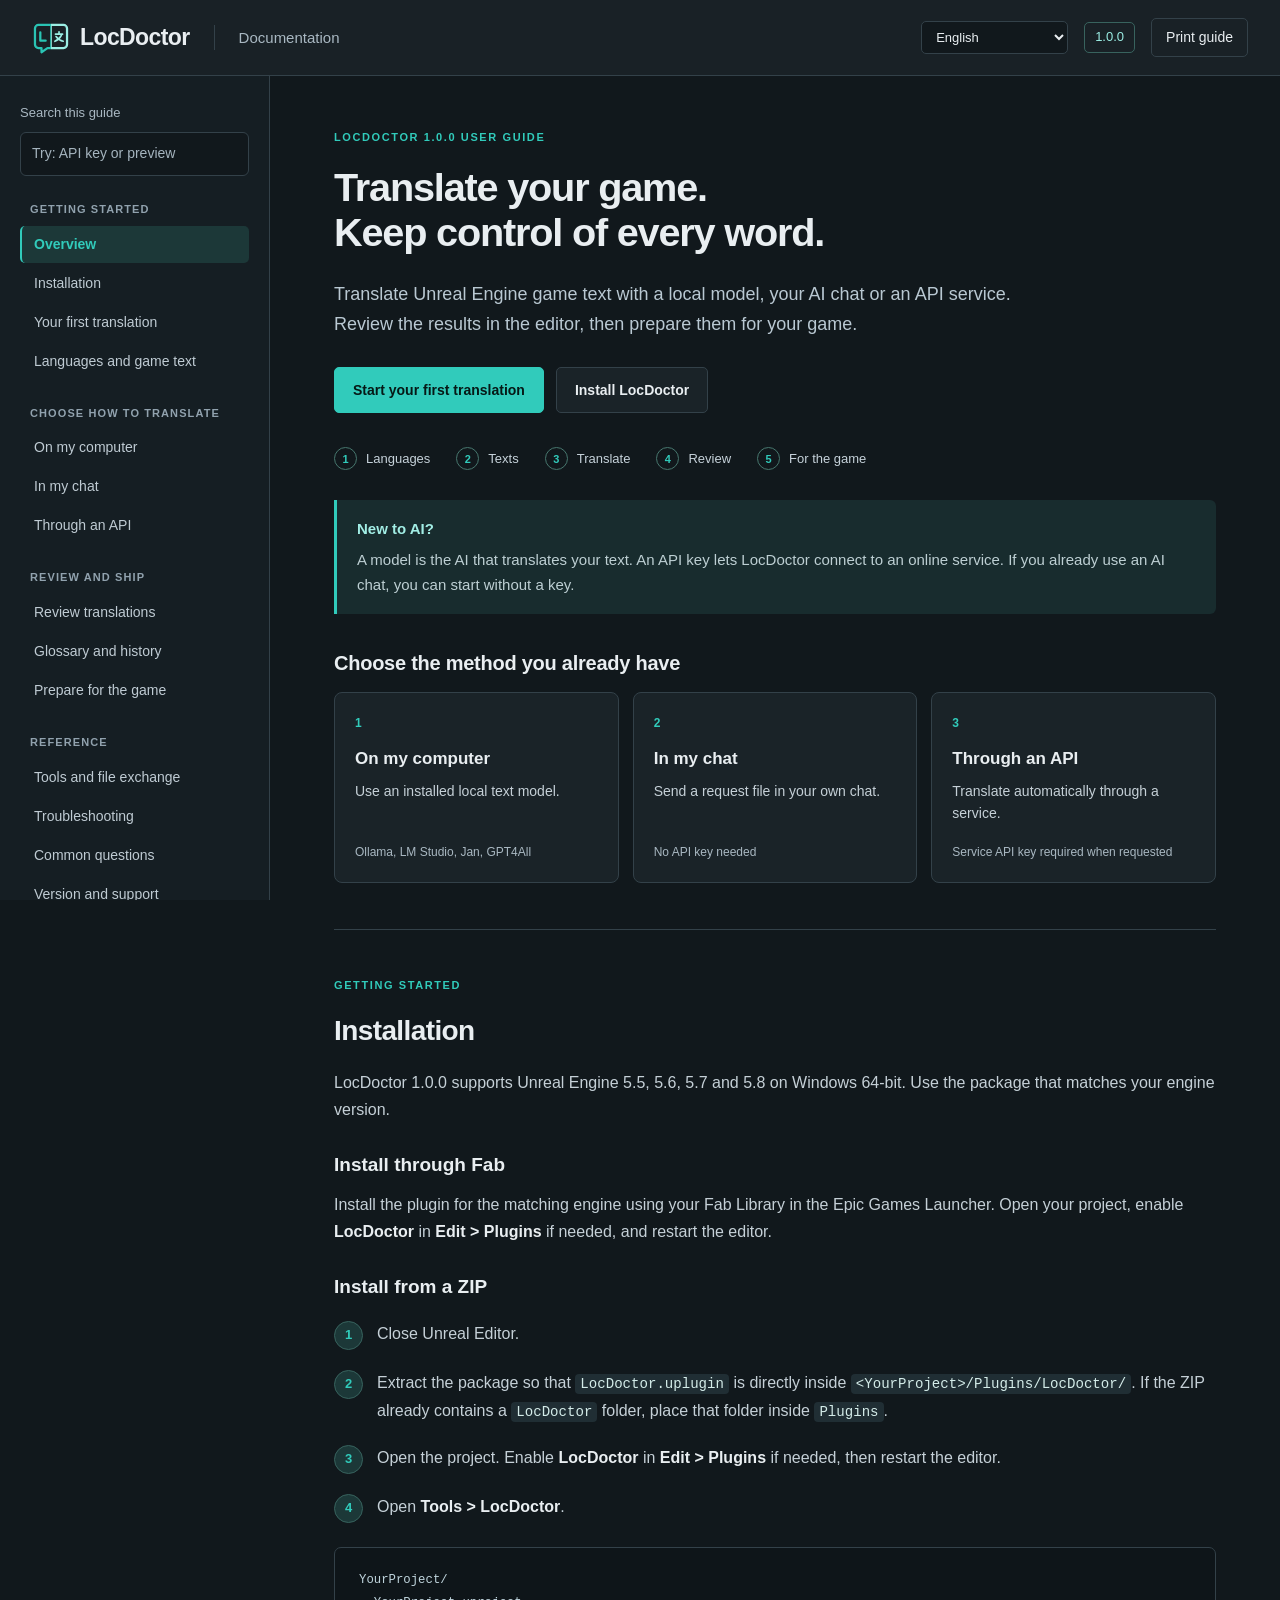
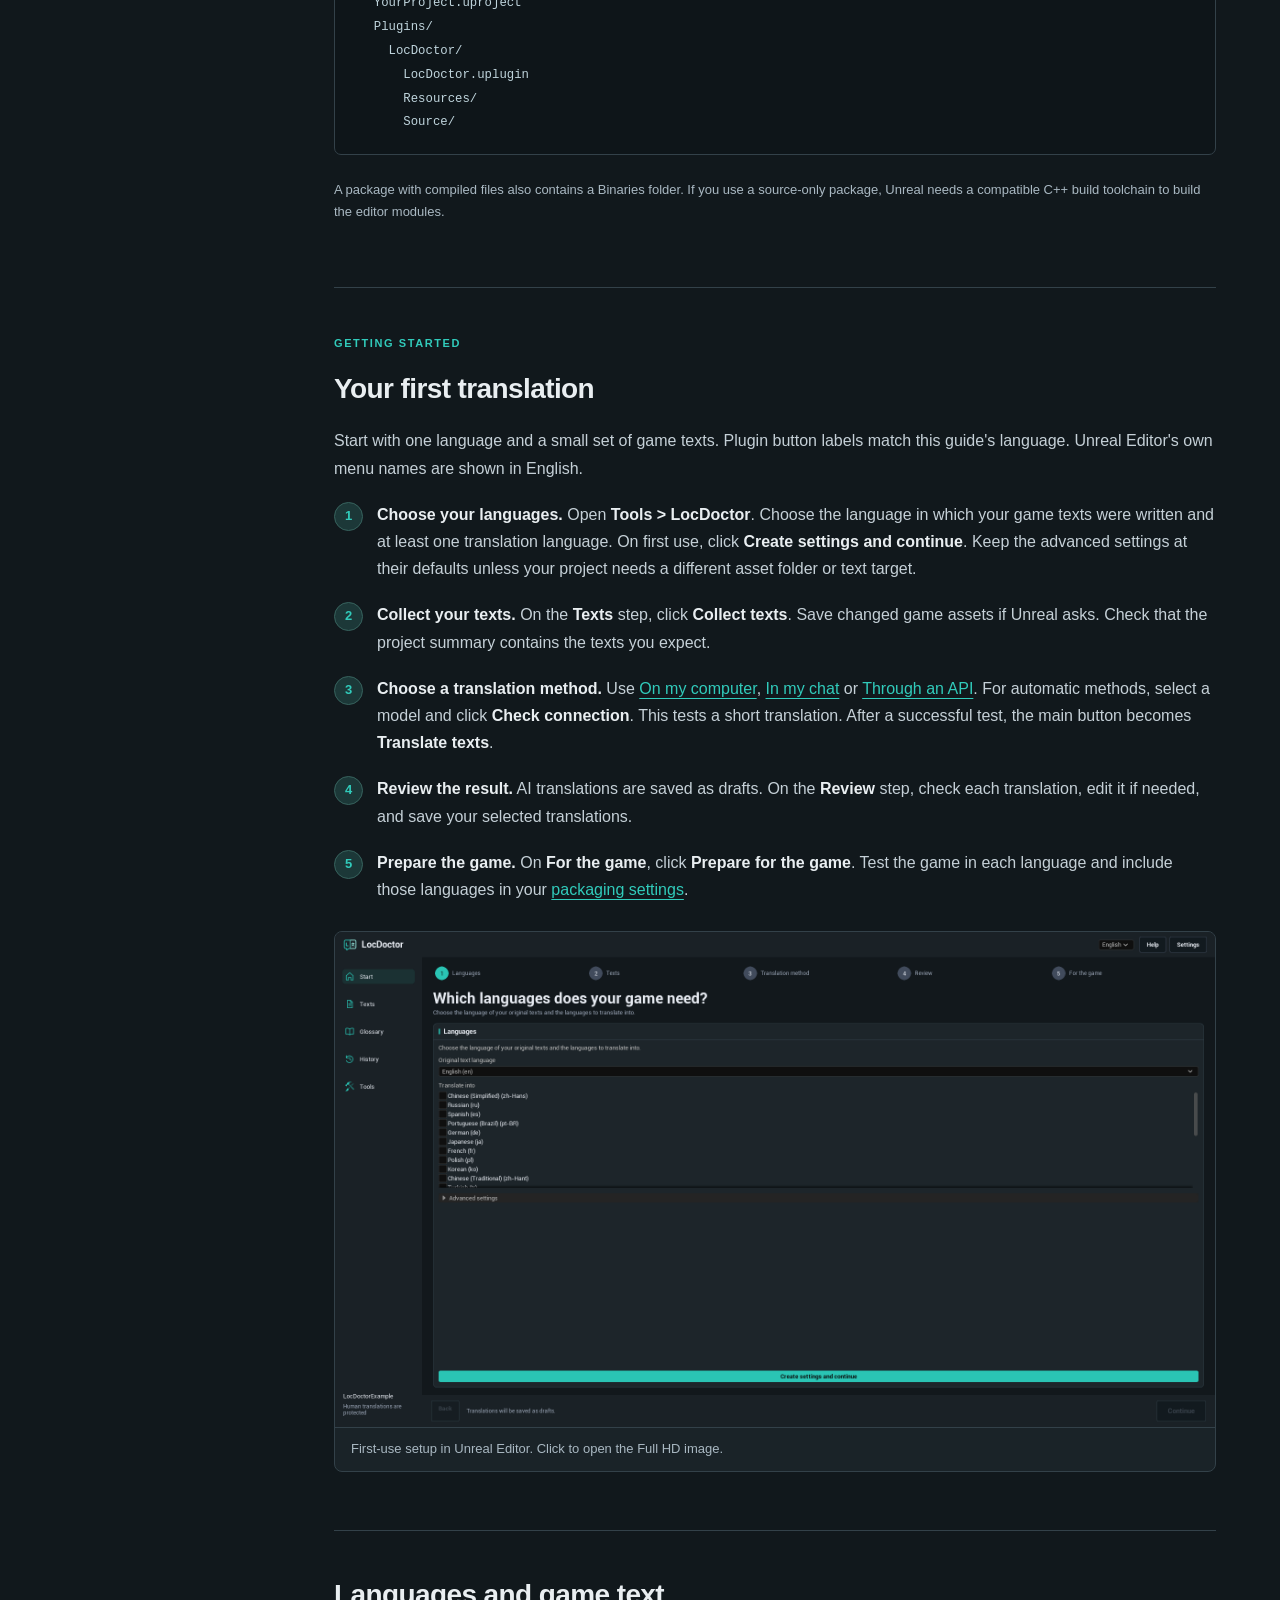
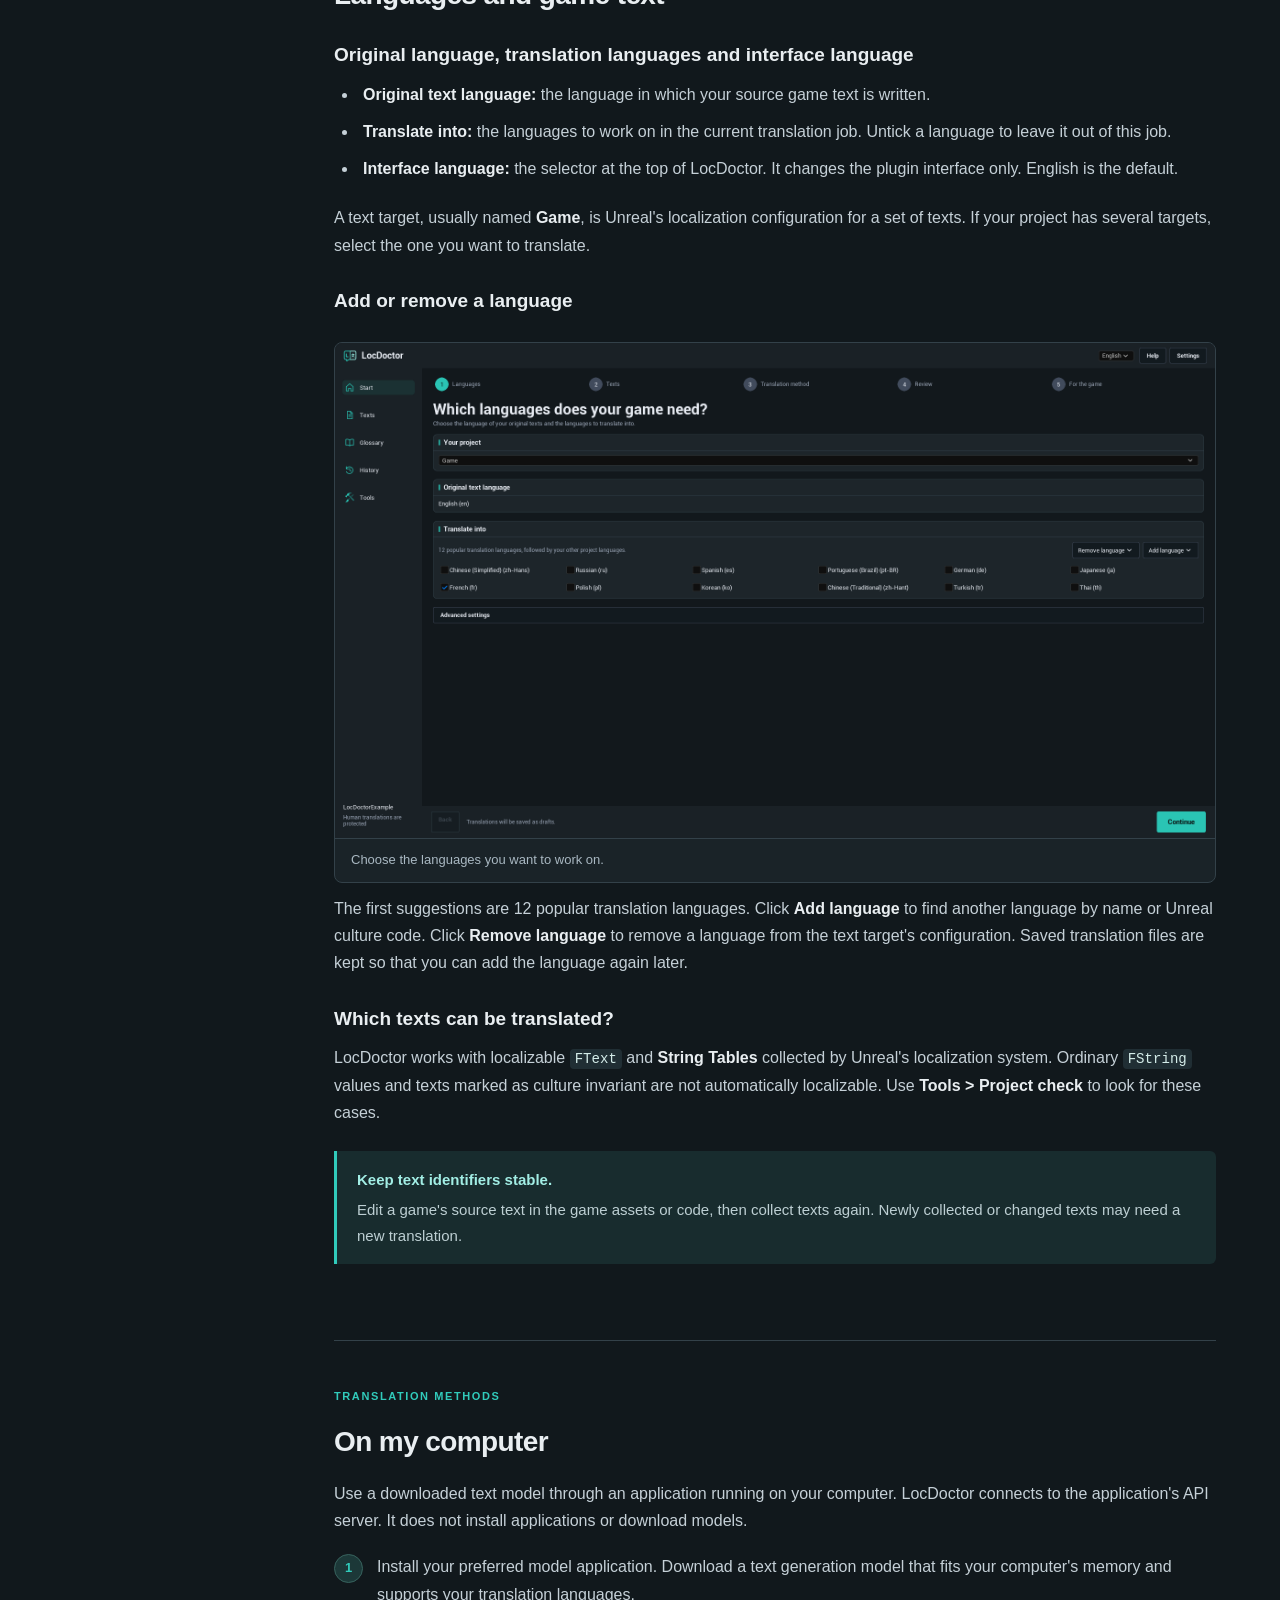
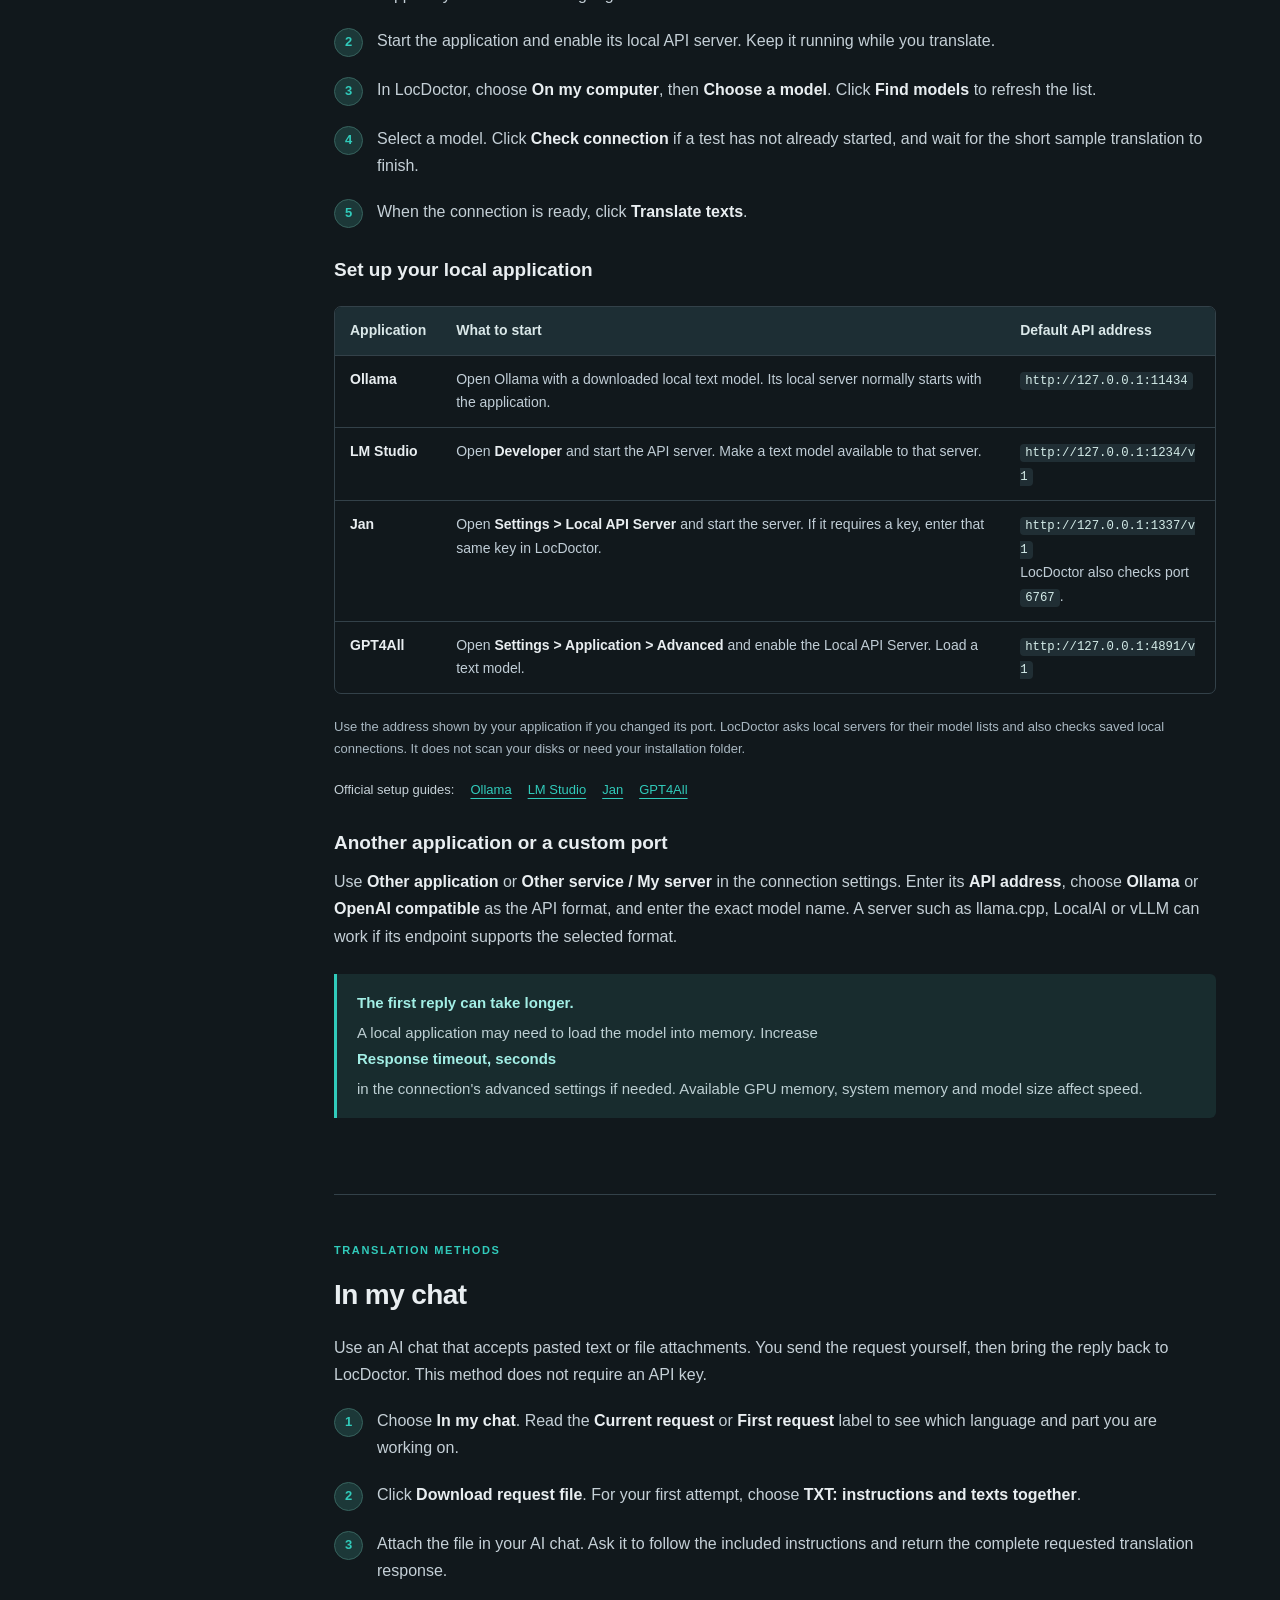
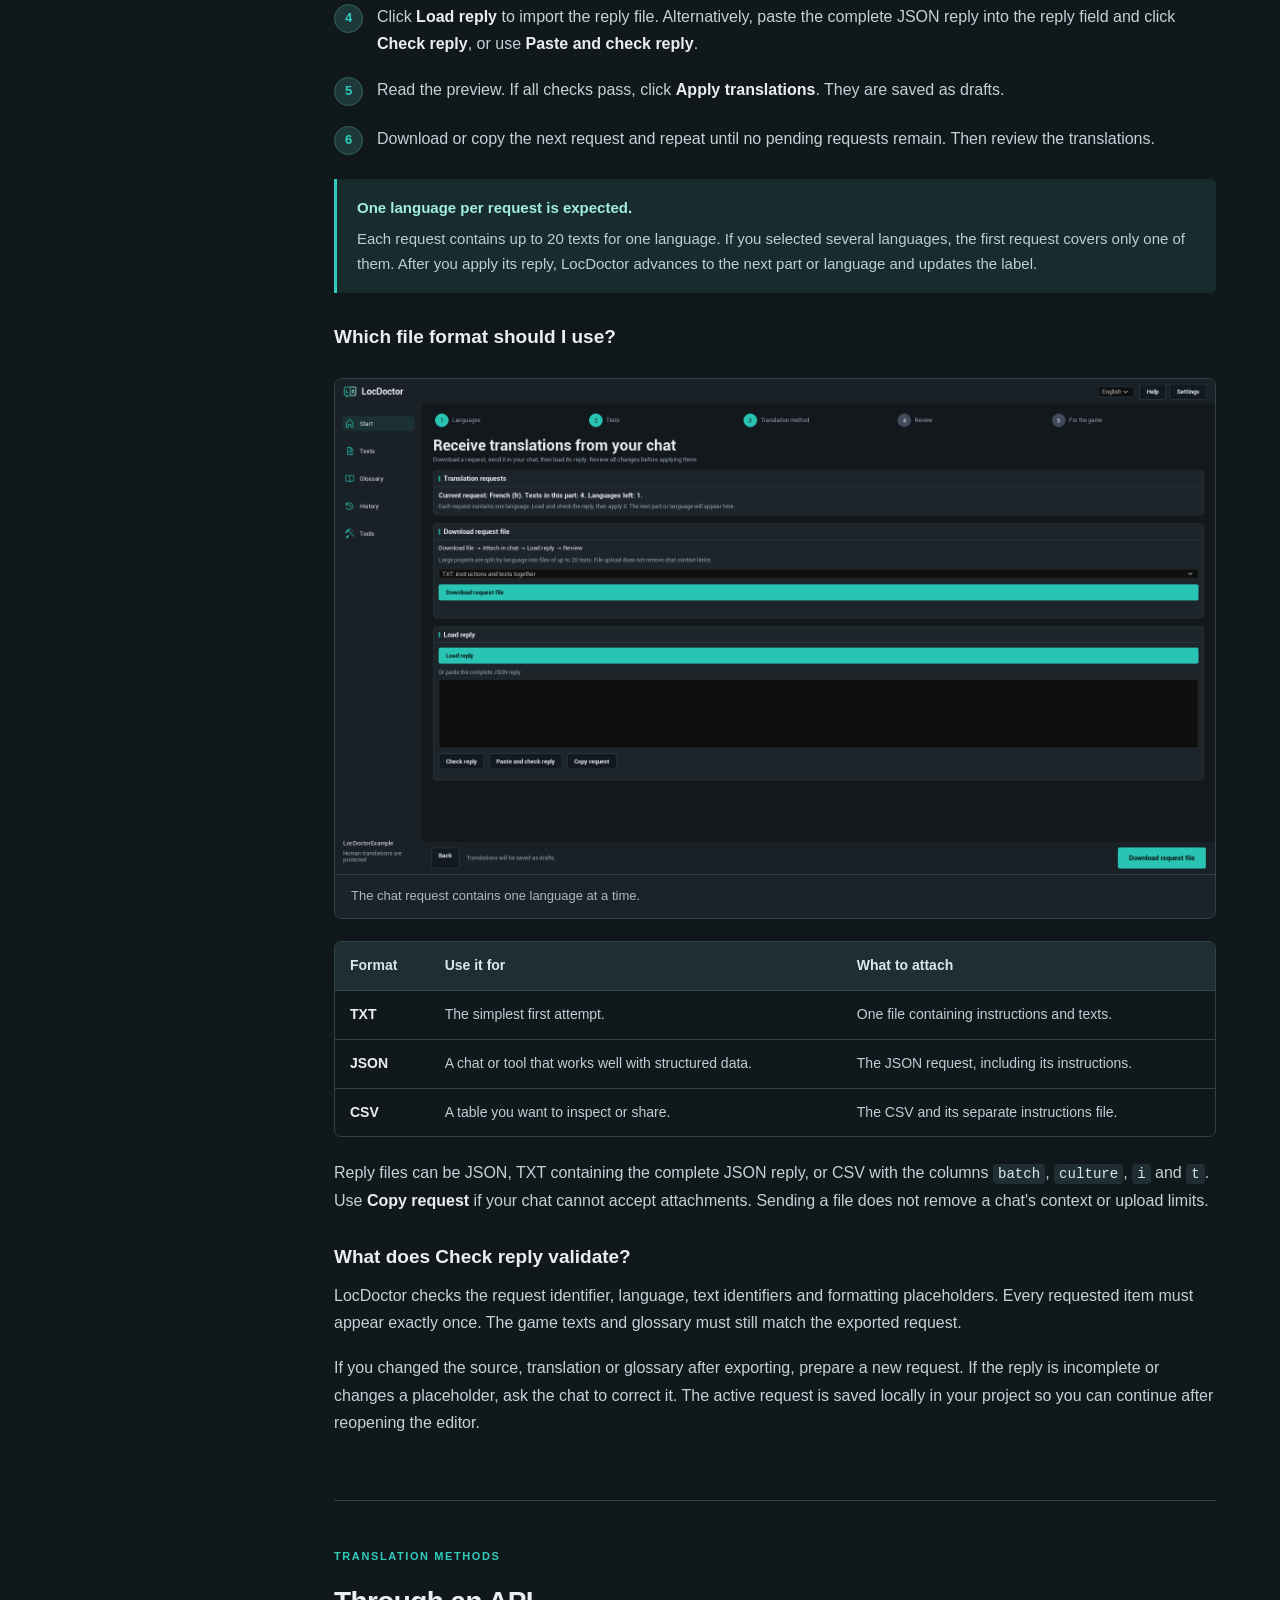
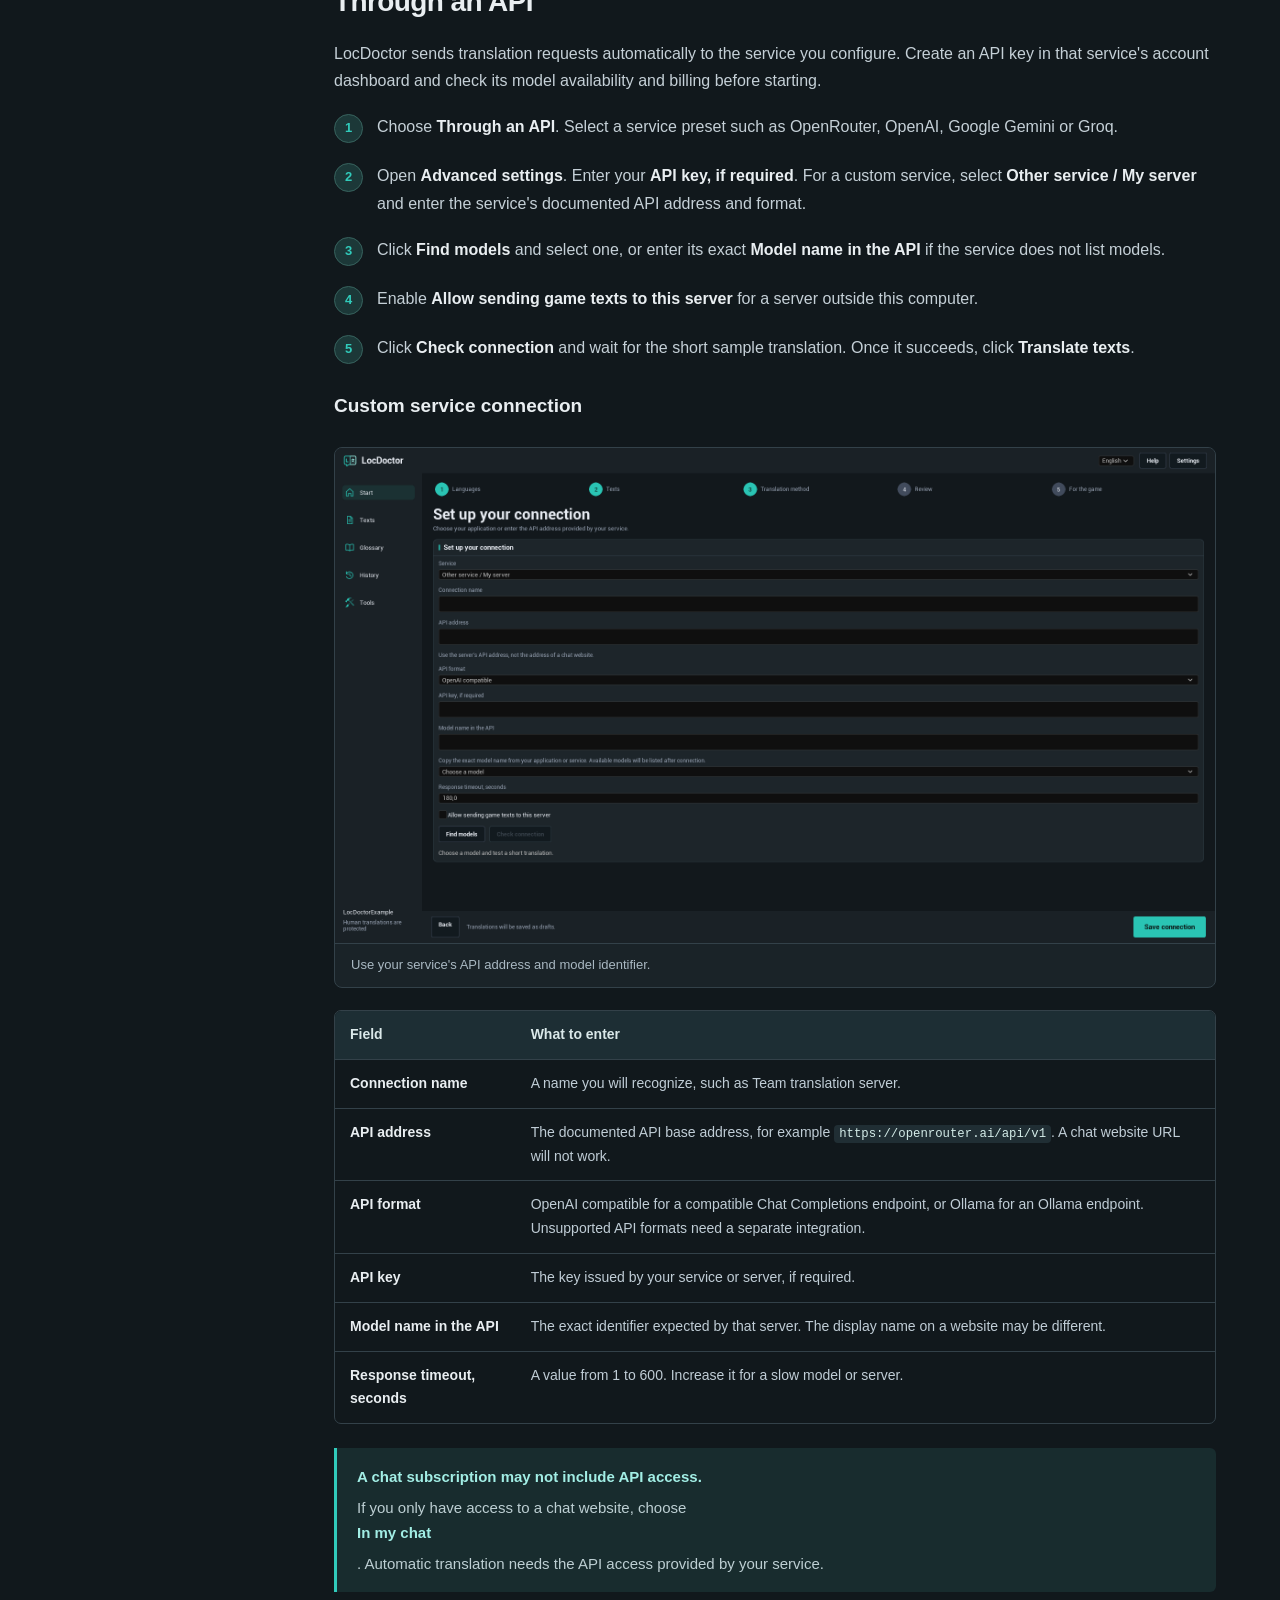
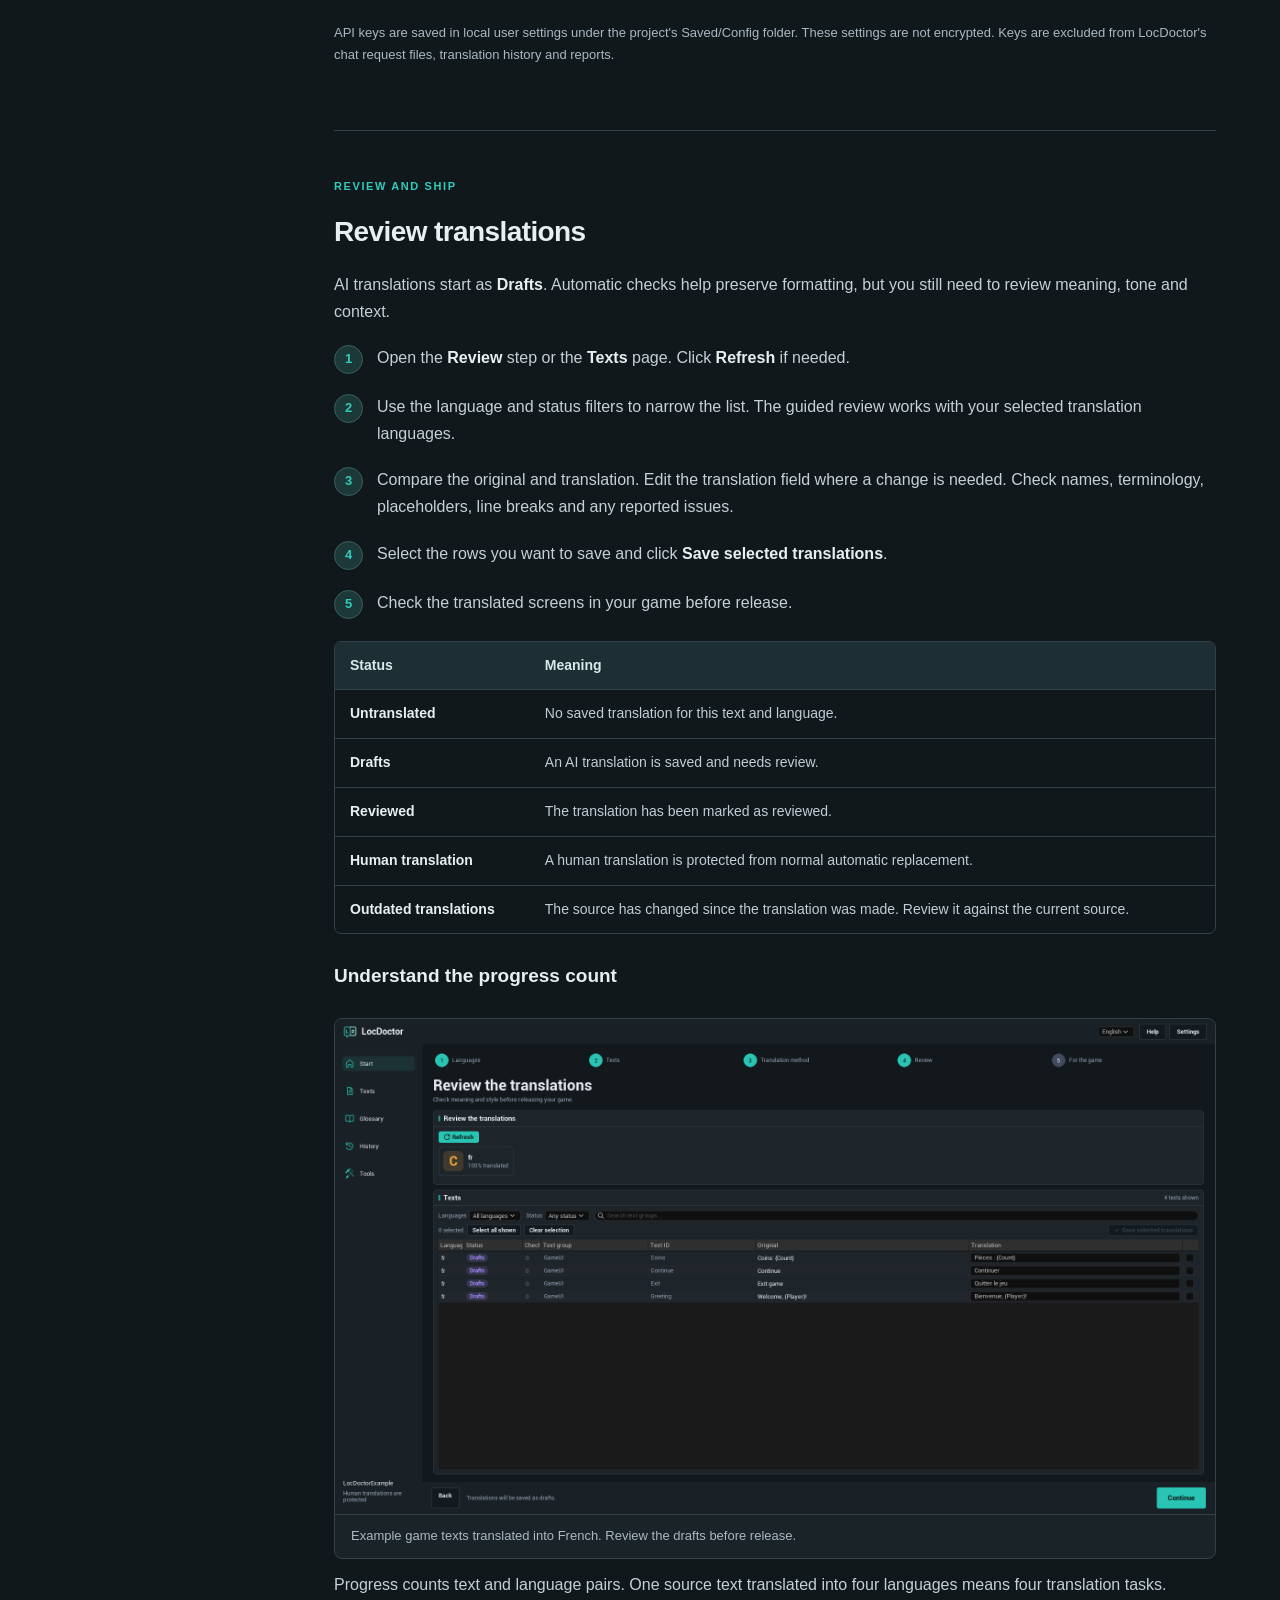
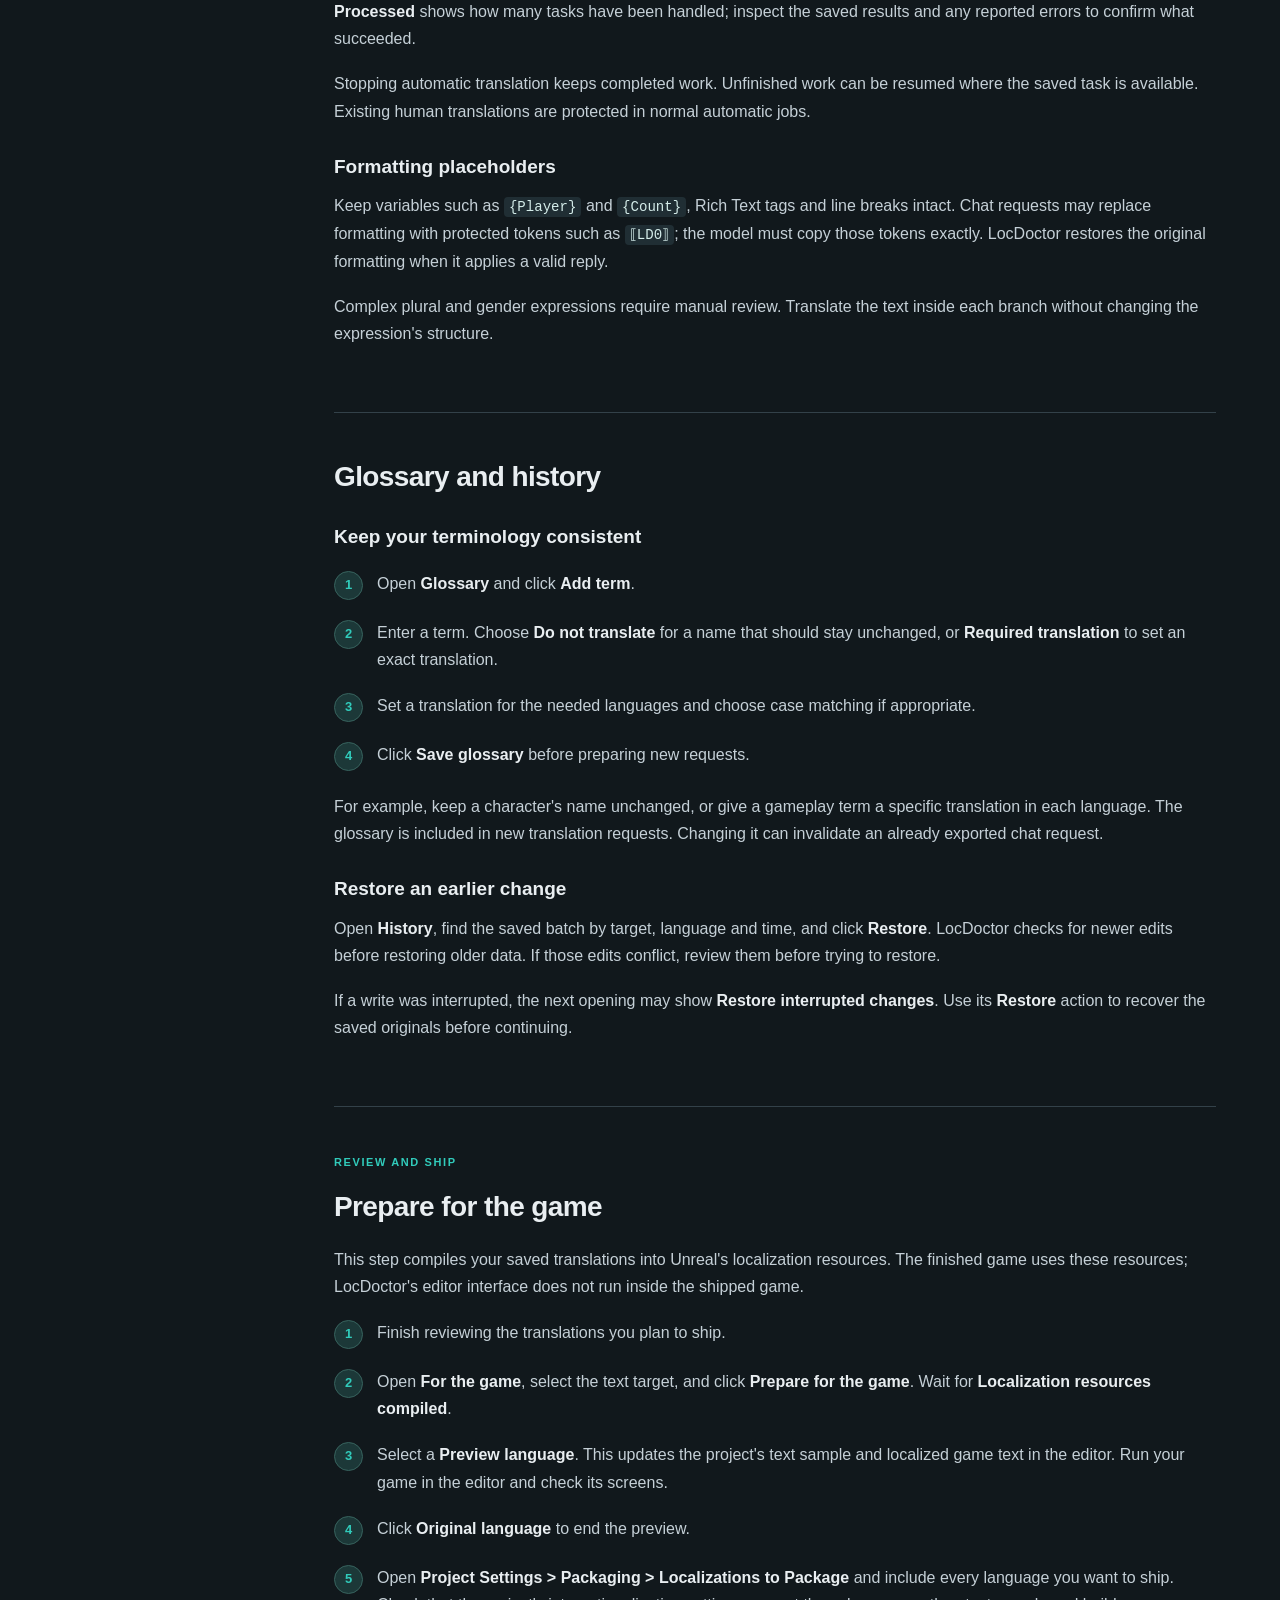
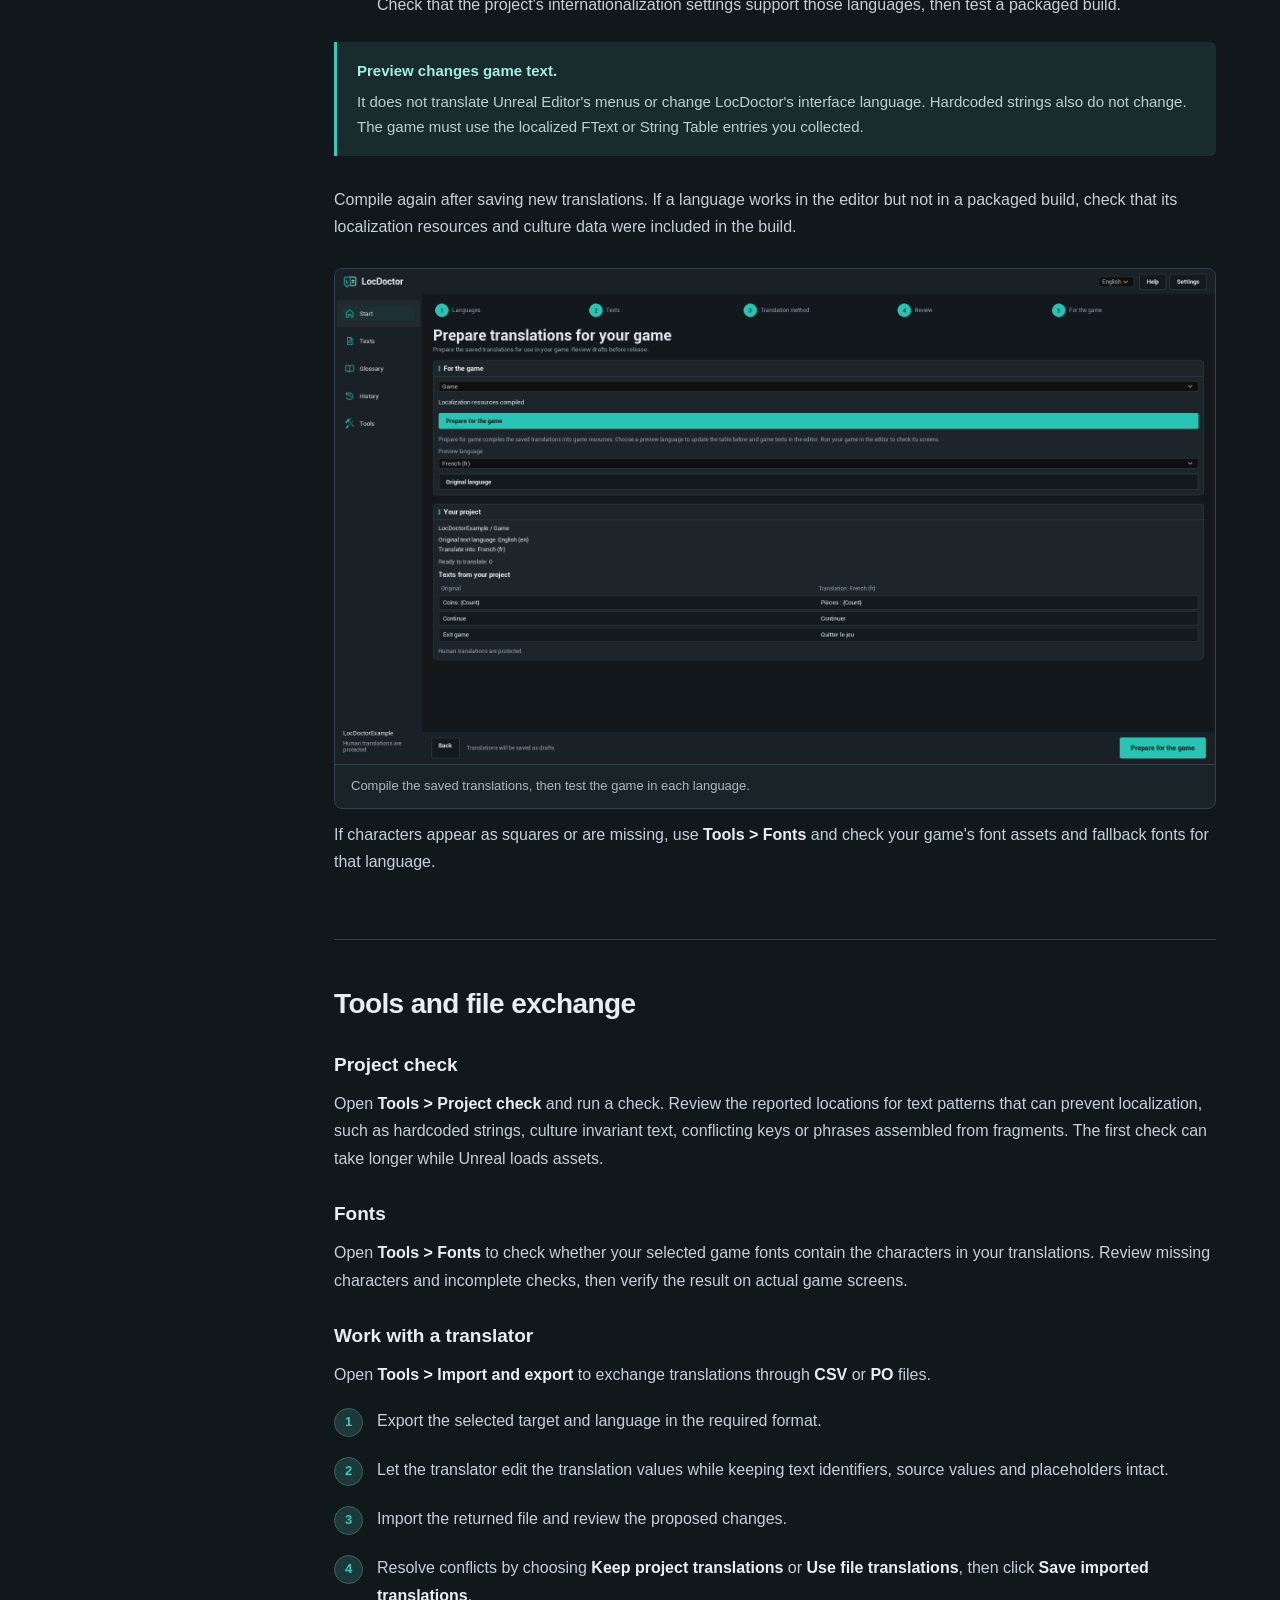
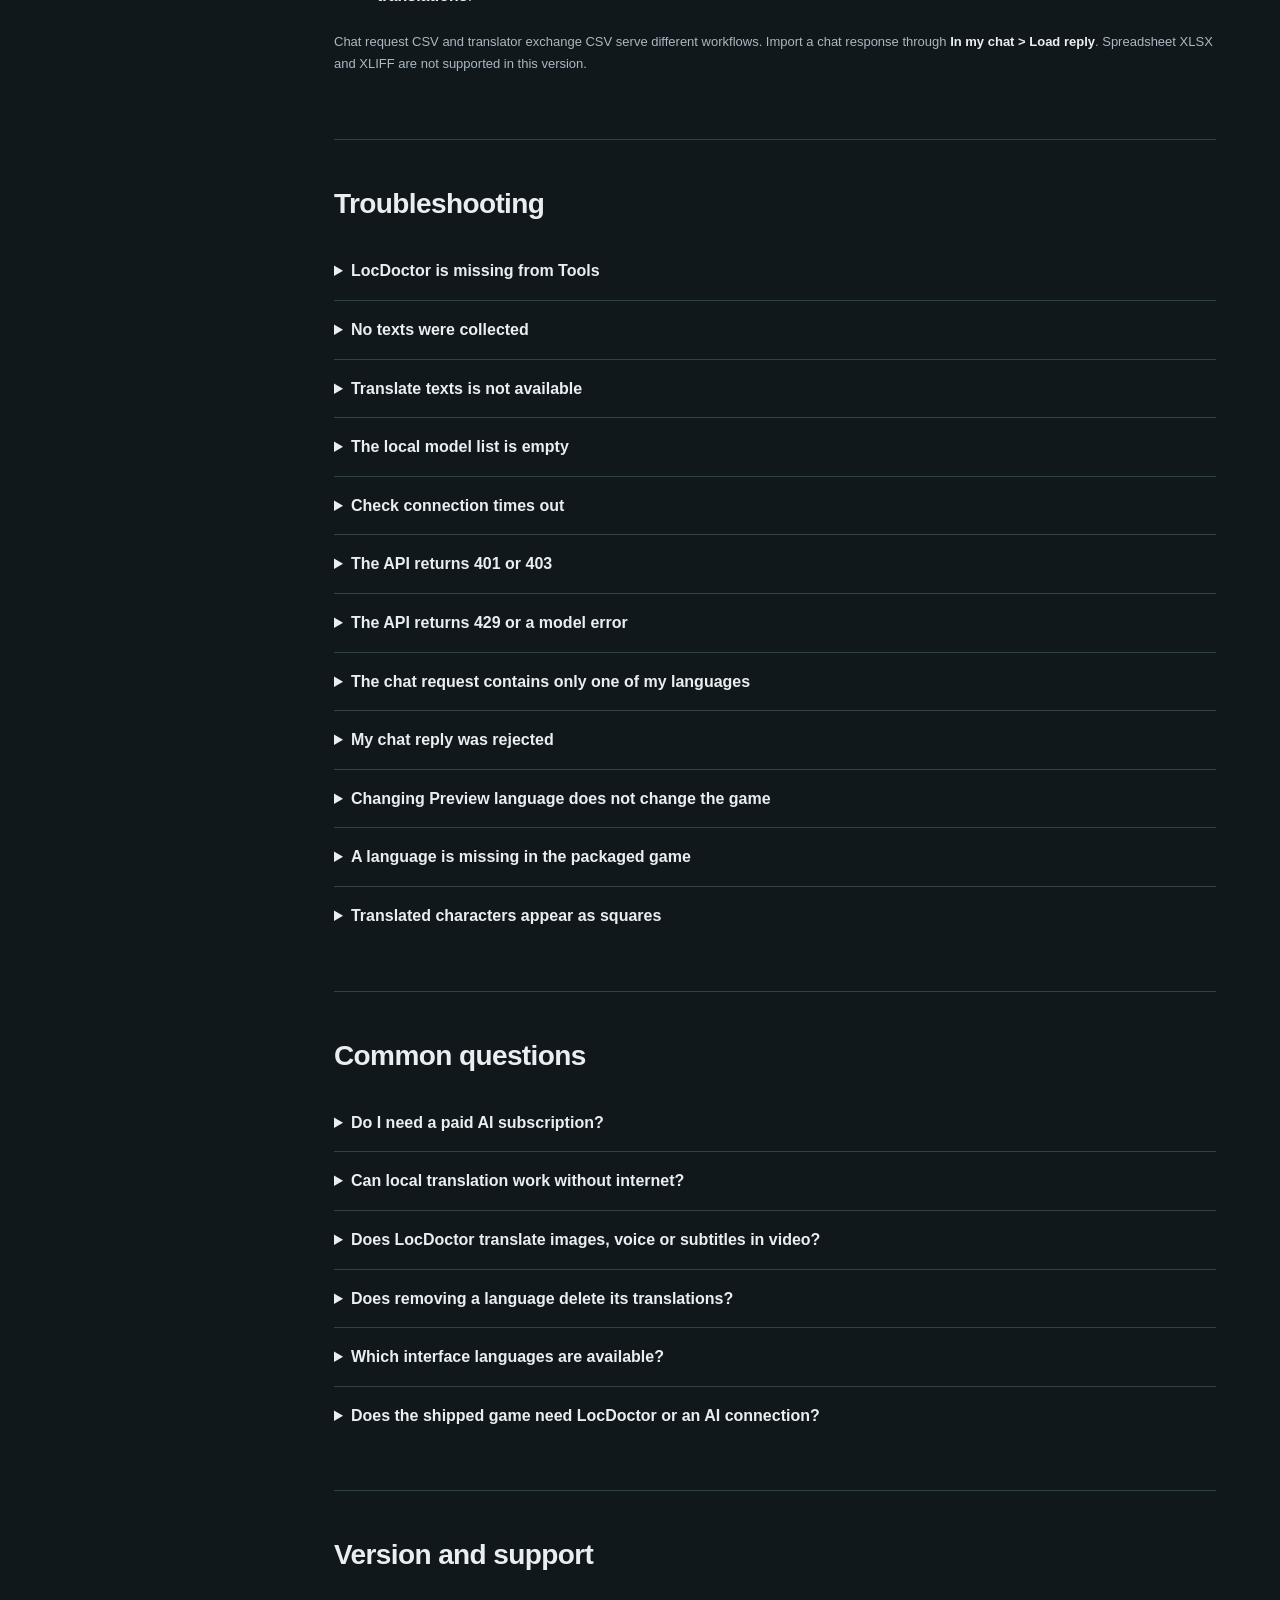
<file: index.html>
<!doctype html>
<html lang="en">
<head>
  <meta charset="utf-8">
  <meta name="viewport" content="width=device-width, initial-scale=1">
  <meta name="color-scheme" content="dark light">
  <meta name="site-root" content="./">
  <meta name="description" content="Learn to install LocDoctor, translate Unreal Engine game text with local AI, an API or your own chat, and prepare translations for release.">
  <title>LocDoctor documentation | Unreal Engine</title>
  <link rel="icon" type="image/svg+xml" href="assets/locdoctor.svg">
  <link rel="stylesheet" href="assets/style.css">
  <script src="assets/app.js" defer></script>
</head>
<body data-search-one="{count} chapter found." data-search-many="{count} chapters found." data-search-empty="No chapters found. Try a shorter search.">
  <a class="skip-link" href="#main">Skip to documentation</a>
  <header class="site-header">
    <a class="brand" href="#overview" aria-label="LocDoctor documentation home"><img src="assets/locdoctor.svg" alt="" width="38" height="38"><span>LocDoctor</span></a>
    <span class="header-label">Documentation</span>
    <div class="header-actions"><label class="language-picker"><span class="visually-hidden">Documentation language</span><select id="doc-locale" aria-label="Documentation language"><option value="en" selected>English</option><option value="zh-Hans">简体中文</option><option value="ru">Русский</option><option value="es">Español</option><option value="pt-BR">Português (Brasil)</option><option value="de">Deutsch</option><option value="ja">日本語</option><option value="fr">Français</option><option value="ko">한국어</option></select></label><span class="version">1.0.0</span><button class="print-button" type="button" id="print-guide">Print guide</button><button class="menu-button" type="button" id="menu-toggle" aria-controls="sidebar" aria-expanded="false">Menu</button></div>
  </header>
  <div class="site-layout">
    <aside class="sidebar" id="sidebar">
      <div class="search-box"><label for="doc-search">Search this guide</label><input id="doc-search" type="search" placeholder="Try: API key or preview" autocomplete="off" aria-controls="search-results"><div id="search-results" class="search-results" hidden></div><p class="visually-hidden" id="search-status" role="status"></p></div>
      <nav aria-label="Documentation chapters">
        <p class="nav-heading">Getting started</p>
        <a href="#overview" aria-current="location">Overview</a>
        <a href="#installation">Installation</a>
        <a href="#quick-start">Your first translation</a>
        <a href="#languages">Languages and game text</a>
        <p class="nav-heading">Choose how to translate</p>
        <a href="#local-models">On my computer</a>
        <a href="#browser-chat">In my chat</a>
        <a href="#api">Through an API</a>
        <p class="nav-heading">Review and ship</p>
        <a href="#review">Review translations</a>
        <a href="#glossary-history">Glossary and history</a>
        <a href="#prepare-game">Prepare for the game</a>
        <p class="nav-heading">Reference</p>
        <a href="#tools">Tools and file exchange</a>
        <a href="#troubleshooting">Troubleshooting</a>
        <a href="#faq">Common questions</a>
        <a href="#version">Version and support</a>
      </nav>
      <div class="sidebar-footer">Unreal Engine 5.5 / 5.6 / 5.7 / 5.8<br>Windows 64-bit</div>
    </aside>
    <main id="main" tabindex="-1">
      <section class="doc-section overview" id="overview" aria-labelledby="overview-title" data-search="getting started beginner introduction AI localization">
        <p class="eyebrow">LOCDOCTOR 1.0.0 USER GUIDE</p>
        <h1 id="overview-title">Translate your game.<br>Keep control of every word.</h1>
        <p class="lead">Translate Unreal Engine game text with a local model, your AI chat or an API service. Review the results in the editor, then prepare them for your game.</p>
        <div class="intro-actions"><a class="primary-link" href="#quick-start">Start your first translation</a><a class="secondary-link" href="#installation">Install LocDoctor</a></div>
        <div class="workflow" aria-label="The five translation steps"><span><b>1</b> Languages</span><span><b>2</b> Texts</span><span><b>3</b> Translate</span><span><b>4</b> Review</span><span><b>5</b> For the game</span></div>
        <div class="intro-note"><strong>New to AI?</strong> A model is the AI that translates your text. An API key lets LocDoctor connect to an online service. If you already use an AI chat, you can start without a key.</div>
        <h2>Choose the method you already have</h2>
        <div class="method-cards">
          <a href="#local-models"><span class="method-symbol" aria-hidden="true">1</span><h3>On my computer</h3><p>Use an installed local text model.</p><span>Ollama, LM Studio, Jan, GPT4All</span></a>
          <a href="#browser-chat"><span class="method-symbol" aria-hidden="true">2</span><h3>In my chat</h3><p>Send a request file in your own chat.</p><span>No API key needed</span></a>
          <a href="#api"><span class="method-symbol" aria-hidden="true">3</span><h3>Through an API</h3><p>Translate automatically through a service.</p><span>Service API key required when requested</span></a>
        </div>
      </section>
      <section class="doc-section" id="installation" aria-labelledby="installation-title" data-search="install enable plugin Plugins missing modules compiler Fab zip Windows version">
        <p class="eyebrow">GETTING STARTED</p><h2 id="installation-title">Installation</h2>
        <p>LocDoctor 1.0.0 supports Unreal Engine 5.5, 5.6, 5.7 and 5.8 on Windows 64-bit. Use the package that matches your engine version.</p>
        <h3>Install through Fab</h3>
        <p>Install the plugin for the matching engine using your Fab Library in the Epic Games Launcher. Open your project, enable <strong>LocDoctor</strong> in <strong>Edit &gt; Plugins</strong> if needed, and restart the editor.</p>
        <h3>Install from a ZIP</h3>
        <ol class="steps"><li>Close Unreal Editor.</li><li>Extract the package so that <code>LocDoctor.uplugin</code> is directly inside <code>&lt;YourProject&gt;/Plugins/LocDoctor/</code>. If the ZIP already contains a <code>LocDoctor</code> folder, place that folder inside <code>Plugins</code>.</li><li>Open the project. Enable <strong>LocDoctor</strong> in <strong>Edit &gt; Plugins</strong> if needed, then restart the editor.</li><li>Open <strong>Tools &gt; LocDoctor</strong>.</li></ol>
        <pre><code>YourProject/
  YourProject.uproject
  Plugins/
    LocDoctor/
      LocDoctor.uplugin
      Resources/
      Source/</code></pre>
        <p class="small">A package with compiled files also contains a Binaries folder. If you use a source-only package, Unreal needs a compatible C++ build toolchain to build the editor modules.</p>
      </section>
      <section class="doc-section" id="quick-start" aria-labelledby="quick-start-title" data-search="start tutorial first translation collect texts connection drafts setup wizard">
        <p class="eyebrow">GETTING STARTED</p><h2 id="quick-start-title">Your first translation</h2>
        <p>Start with one language and a small set of game texts. Plugin button labels match this guide's language. Unreal Editor's own menu names are shown in English.</p>
        <ol class="steps"><li><strong>Choose your languages.</strong> Open <strong>Tools &gt; LocDoctor</strong>. Choose the language in which your game texts were written and at least one translation language. On first use, click <strong>Create settings and continue</strong>. Keep the advanced settings at their defaults unless your project needs a different asset folder or text target.</li><li><strong>Collect your texts.</strong> On the <strong>Texts</strong> step, click <strong>Collect texts</strong>. Save changed game assets if Unreal asks. Check that the project summary contains the texts you expect.</li><li><strong>Choose a translation method.</strong> Use <a href="#local-models">On my computer</a>, <a href="#browser-chat">In my chat</a> or <a href="#api">Through an API</a>. For automatic methods, select a model and click <strong>Check connection</strong>. This tests a short translation. After a successful test, the main button becomes <strong>Translate texts</strong>.</li><li><strong>Review the result.</strong> AI translations are saved as drafts. On the <strong>Review</strong> step, check each translation, edit it if needed, and save your selected translations.</li><li><strong>Prepare the game.</strong> On <strong>For the game</strong>, click <strong>Prepare for the game</strong>. Test the game in each language and include those languages in your <a href="#prepare-game">packaging settings</a>.</li></ol>
        <figure class="screenshot"><a href="assets/screens/en/first-run.png" target="_blank" rel="noopener" aria-label="Open the setup screenshot at full size"><img src="assets/screens/en/first-run.png" width="1920" height="1080" alt="LocDoctor first-use setup with the original language and translation language controls." loading="lazy"></a><figcaption>First-use setup in Unreal Editor. Click to open the Full HD image.</figcaption></figure>
      </section>
      <section class="doc-section" id="languages" aria-labelledby="languages-title" data-search="source original target language add remove FText FString String Table localization gather empty Chinese English Spanish">
        <h2 id="languages-title">Languages and game text</h2>
        <h3>Original language, translation languages and interface language</h3>
        <ul><li><strong>Original text language:</strong> the language in which your source game text is written.</li><li><strong>Translate into:</strong> the languages to work on in the current translation job. Untick a language to leave it out of this job.</li><li><strong>Interface language:</strong> the selector at the top of LocDoctor. It changes the plugin interface only. English is the default.</li></ul>
        <p>A text target, usually named <strong>Game</strong>, is Unreal's localization configuration for a set of texts. If your project has several targets, select the one you want to translate.</p>
        <h3>Add or remove a language</h3>
        <figure class="screenshot"><a href="assets/screens/en/languages.png" target="_blank" rel="noopener"><img src="assets/screens/en/languages.png" width="1920" height="1080" alt="The Languages step with translation languages and add and remove controls." loading="lazy"></a><figcaption>Choose the languages you want to work on.</figcaption></figure>
        <p>The first suggestions are 12 popular translation languages. Click <strong>Add language</strong> to find another language by name or Unreal culture code. Click <strong>Remove language</strong> to remove a language from the text target's configuration. Saved translation files are kept so that you can add the language again later.</p>
        <h3>Which texts can be translated?</h3>
        <p>LocDoctor works with localizable <code>FText</code> and <strong>String Tables</strong> collected by Unreal's localization system. Ordinary <code>FString</code> values and texts marked as culture invariant are not automatically localizable. Use <strong>Tools &gt; Project check</strong> to look for these cases.</p>
        <div class="callout"><strong>Keep text identifiers stable.</strong> Edit a game's source text in the game assets or code, then collect texts again. Newly collected or changed texts may need a new translation.</div>
      </section>
      <section class="doc-section" id="local-models" aria-labelledby="local-title" data-search="Ollama LM Studio Jan GPT4All local model server port GPU RAM memory installation discover custom llama.cpp LocalAI vLLM">
        <p class="eyebrow">TRANSLATION METHODS</p><h2 id="local-title">On my computer</h2>
        <p>Use a downloaded text model through an application running on your computer. LocDoctor connects to the application's API server. It does not install applications or download models.</p>
        <ol class="steps"><li>Install your preferred model application. Download a text generation model that fits your computer's memory and supports your translation languages.</li><li>Start the application and enable its local API server. Keep it running while you translate.</li><li>In LocDoctor, choose <strong>On my computer</strong>, then <strong>Choose a model</strong>. Click <strong>Find models</strong> to refresh the list.</li><li>Select a model. Click <strong>Check connection</strong> if a test has not already started, and wait for the short sample translation to finish.</li><li>When the connection is ready, click <strong>Translate texts</strong>.</li></ol>
        <h3>Set up your local application</h3>
        <div class="table-scroll"><table><caption>Local application setup and default addresses checked by LocDoctor</caption><thead><tr><th>Application</th><th>What to start</th><th>Default API address</th></tr></thead><tbody>
          <tr><td>Ollama</td><td>Open Ollama with a downloaded local text model. Its local server normally starts with the application.</td><td><code>http://127.0.0.1:11434</code></td></tr>
          <tr><td>LM Studio</td><td>Open <strong>Developer</strong> and start the API server. Make a text model available to that server.</td><td><code>http://127.0.0.1:1234/v1</code></td></tr>
          <tr><td>Jan</td><td>Open <strong>Settings &gt; Local API Server</strong> and start the server. If it requires a key, enter that same key in LocDoctor.</td><td><code>http://127.0.0.1:1337/v1</code><br>LocDoctor also checks port <code>6767</code>.</td></tr>
          <tr><td>GPT4All</td><td>Open <strong>Settings &gt; Application &gt; Advanced</strong> and enable the Local API Server. Load a text model.</td><td><code>http://127.0.0.1:4891/v1</code></td></tr>
        </tbody></table></div>
        <p class="small">Use the address shown by your application if you changed its port. LocDoctor asks local servers for their model lists and also checks saved local connections. It does not scan your disks or need your installation folder.</p>
        <p class="reference-links">Official setup guides: <a href="https://docs.ollama.com/quickstart">Ollama</a><a href="https://lmstudio.ai/docs/developer/core/server">LM Studio</a><a href="https://jan.ai/docs/local-api">Jan</a><a href="https://docs.gpt4all.io/gpt4all_api_server/home.html">GPT4All</a></p>
        <h3>Another application or a custom port</h3>
        <p>Use <strong>Other application</strong> or <strong>Other service / My server</strong> in the connection settings. Enter its <strong>API address</strong>, choose <strong>Ollama</strong> or <strong>OpenAI compatible</strong> as the API format, and enter the exact model name. A server such as llama.cpp, LocalAI or vLLM can work if its endpoint supports the selected format.</p>
        <div class="callout"><strong>The first reply can take longer.</strong> A local application may need to load the model into memory. Increase <strong>Response timeout, seconds</strong> in the connection's advanced settings if needed. Available GPU memory, system memory and model size affect speed.</div>
      </section>
      <section class="doc-section" id="browser-chat" aria-labelledby="chat-title" data-search="ChatGPT Claude Gemini browser chat subscription clipboard TXT JSON CSV file batch Arabic one language missing reply placeholders tokens copy request load response">
        <p class="eyebrow">TRANSLATION METHODS</p><h2 id="chat-title">In my chat</h2>
        <p>Use an AI chat that accepts pasted text or file attachments. You send the request yourself, then bring the reply back to LocDoctor. This method does not require an API key.</p>
        <ol class="steps"><li>Choose <strong>In my chat</strong>. Read the <strong>Current request</strong> or <strong>First request</strong> label to see which language and part you are working on.</li><li>Click <strong>Download request file</strong>. For your first attempt, choose <strong>TXT: instructions and texts together</strong>.</li><li>Attach the file in your AI chat. Ask it to follow the included instructions and return the complete requested translation response.</li><li>Click <strong>Load reply</strong> to import the reply file. Alternatively, paste the complete JSON reply into the reply field and click <strong>Check reply</strong>, or use <strong>Paste and check reply</strong>.</li><li>Read the preview. If all checks pass, click <strong>Apply translations</strong>. They are saved as drafts.</li><li>Download or copy the next request and repeat until no pending requests remain. Then review the translations.</li></ol>
        <div class="callout"><strong>One language per request is expected.</strong> Each request contains up to 20 texts for one language. If you selected several languages, the first request covers only one of them. After you apply its reply, LocDoctor advances to the next part or language and updates the label.</div>
        <h3>Which file format should I use?</h3>
        <figure class="screenshot"><a href="assets/screens/en/chat-request.png" target="_blank" rel="noopener"><img src="assets/screens/en/chat-request.png" width="1920" height="1080" alt="The chat exchange page shows the current request language, file format and reply controls." loading="lazy"></a><figcaption>The chat request contains one language at a time.</figcaption></figure>
        <div class="table-scroll"><table><caption>Chat request file formats</caption><thead><tr><th>Format</th><th>Use it for</th><th>What to attach</th></tr></thead><tbody><tr><td>TXT</td><td>The simplest first attempt.</td><td>One file containing instructions and texts.</td></tr><tr><td>JSON</td><td>A chat or tool that works well with structured data.</td><td>The JSON request, including its instructions.</td></tr><tr><td>CSV</td><td>A table you want to inspect or share.</td><td>The CSV and its separate instructions file.</td></tr></tbody></table></div>
        <p>Reply files can be JSON, TXT containing the complete JSON reply, or CSV with the columns <code>batch</code>, <code>culture</code>, <code>i</code> and <code>t</code>. Use <strong>Copy request</strong> if your chat cannot accept attachments. Sending a file does not remove a chat's context or upload limits.</p>
        <h3>What does Check reply validate?</h3>
        <p>LocDoctor checks the request identifier, language, text identifiers and formatting placeholders. Every requested item must appear exactly once. The game texts and glossary must still match the exported request.</p>
        <p>If you changed the source, translation or glossary after exporting, prepare a new request. If the reply is incomplete or changes a placeholder, ask the chat to correct it. The active request is saved locally in your project so you can continue after reopening the editor.</p>
      </section>
      <section class="doc-section" id="api" aria-labelledby="api-title" data-search="API OpenRouter OpenAI Google Gemini Groq custom own server endpoint URL key authentication billing subscription token error connection model ID">
        <p class="eyebrow">TRANSLATION METHODS</p><h2 id="api-title">Through an API</h2>
        <p>LocDoctor sends translation requests automatically to the service you configure. Create an API key in that service's account dashboard and check its model availability and billing before starting.</p>
        <ol class="steps"><li>Choose <strong>Through an API</strong>. Select a service preset such as OpenRouter, OpenAI, Google Gemini or Groq.</li><li>Open <strong>Advanced settings</strong>. Enter your <strong>API key, if required</strong>. For a custom service, select <strong>Other service / My server</strong> and enter the service's documented API address and format.</li><li>Click <strong>Find models</strong> and select one, or enter its exact <strong>Model name in the API</strong> if the service does not list models.</li><li>Enable <strong>Allow sending game texts to this server</strong> for a server outside this computer.</li><li>Click <strong>Check connection</strong> and wait for the short sample translation. Once it succeeds, click <strong>Translate texts</strong>.</li></ol>
        <h3>Custom service connection</h3>
        <figure class="screenshot"><a href="assets/screens/en/connection.png" target="_blank" rel="noopener"><img src="assets/screens/en/connection.png" width="1920" height="1080" alt="Connection settings with the API address, format, key and model fields." loading="lazy"></a><figcaption>Use your service's API address and model identifier.</figcaption></figure>
        <div class="table-scroll"><table><caption>Custom API connection fields</caption><thead><tr><th>Field</th><th>What to enter</th></tr></thead><tbody><tr><td>Connection name</td><td>A name you will recognize, such as Team translation server.</td></tr><tr><td>API address</td><td>The documented API base address, for example <code>https://openrouter.ai/api/v1</code>. A chat website URL will not work.</td></tr><tr><td>API format</td><td>OpenAI compatible for a compatible Chat Completions endpoint, or Ollama for an Ollama endpoint. Unsupported API formats need a separate integration.</td></tr><tr><td>API key</td><td>The key issued by your service or server, if required.</td></tr><tr><td>Model name in the API</td><td>The exact identifier expected by that server. The display name on a website may be different.</td></tr><tr><td>Response timeout, seconds</td><td>A value from 1 to 600. Increase it for a slow model or server.</td></tr></tbody></table></div>
        <div class="callout"><strong>A chat subscription may not include API access.</strong> If you only have access to a chat website, choose <strong>In my chat</strong>. Automatic translation needs the API access provided by your service.</div>
        <p class="small">API keys are saved in local user settings under the project's Saved/Config folder. These settings are not encrypted. Keys are excluded from LocDoctor's chat request files, translation history and reports.</p>
      </section>
      <section class="doc-section" id="review" aria-labelledby="review-title" data-search="review drafts human manual translation save edit corrected checked status selected filters progress count stop resume">
        <p class="eyebrow">REVIEW AND SHIP</p><h2 id="review-title">Review translations</h2>
        <p>AI translations start as <strong>Drafts</strong>. Automatic checks help preserve formatting, but you still need to review meaning, tone and context.</p>
        <ol class="steps"><li>Open the <strong>Review</strong> step or the <strong>Texts</strong> page. Click <strong>Refresh</strong> if needed.</li><li>Use the language and status filters to narrow the list. The guided review works with your selected translation languages.</li><li>Compare the original and translation. Edit the translation field where a change is needed. Check names, terminology, placeholders, line breaks and any reported issues.</li><li>Select the rows you want to save and click <strong>Save selected translations</strong>.</li><li>Check the translated screens in your game before release.</li></ol>
        <div class="table-scroll"><table><caption>Translation states</caption><thead><tr><th>Status</th><th>Meaning</th></tr></thead><tbody><tr><td>Untranslated</td><td>No saved translation for this text and language.</td></tr><tr><td>Drafts</td><td>An AI translation is saved and needs review.</td></tr><tr><td>Reviewed</td><td>The translation has been marked as reviewed.</td></tr><tr><td>Human translation</td><td>A human translation is protected from normal automatic replacement.</td></tr><tr><td>Outdated translations</td><td>The source has changed since the translation was made. Review it against the current source.</td></tr></tbody></table></div>
        <h3>Understand the progress count</h3>
        <figure class="screenshot"><a href="assets/screens/en/review.png" target="_blank" rel="noopener"><img src="assets/screens/en/review.png" width="1920" height="1080" alt="The review table compares source game text with French translation drafts in an example project." loading="lazy"></a><figcaption>Example game texts translated into French. Review the drafts before release.</figcaption></figure>
        <p>Progress counts text and language pairs. One source text translated into four languages means four translation tasks. <strong>Processed</strong> shows how many tasks have been handled; inspect the saved results and any reported errors to confirm what succeeded.</p>
        <p>Stopping automatic translation keeps completed work. Unfinished work can be resumed where the saved task is available. Existing human translations are protected in normal automatic jobs.</p>
        <h3>Formatting placeholders</h3>
        <p>Keep variables such as <code>{Player}</code> and <code>{Count}</code>, Rich Text tags and line breaks intact. Chat requests may replace formatting with protected tokens such as <code>⟦LD0⟧</code>; the model must copy those tokens exactly. LocDoctor restores the original formatting when it applies a valid reply.</p>
        <p>Complex plural and gender expressions require manual review. Translate the text inside each branch without changing the expression's structure.</p>
      </section>
      <section class="doc-section" id="glossary-history" aria-labelledby="glossary-title" data-search="glossary terminology names do not translate required translation term save undo history restore backup recovery">
        <h2 id="glossary-title">Glossary and history</h2>
        <h3>Keep your terminology consistent</h3>
        <ol class="steps"><li>Open <strong>Glossary</strong> and click <strong>Add term</strong>.</li><li>Enter a term. Choose <strong>Do not translate</strong> for a name that should stay unchanged, or <strong>Required translation</strong> to set an exact translation.</li><li>Set a translation for the needed languages and choose case matching if appropriate.</li><li>Click <strong>Save glossary</strong> before preparing new requests.</li></ol>
        <p>For example, keep a character's name unchanged, or give a gameplay term a specific translation in each language. The glossary is included in new translation requests. Changing it can invalidate an already exported chat request.</p>
        <h3>Restore an earlier change</h3>
        <p>Open <strong>History</strong>, find the saved batch by target, language and time, and click <strong>Restore</strong>. LocDoctor checks for newer edits before restoring older data. If those edits conflict, review them before trying to restore.</p>
        <p>If a write was interrupted, the next opening may show <strong>Restore interrupted changes</strong>. Use its <strong>Restore</strong> action to recover the saved originals before continuing.</p>
      </section>
      <section class="doc-section" id="prepare-game" aria-labelledby="prepare-title" data-search="compile prepare for game locres preview original language packaging Localizations to Package Internationalization Support runtime FText packaged build fonts">
        <p class="eyebrow">REVIEW AND SHIP</p><h2 id="prepare-title">Prepare for the game</h2>
        <p>This step compiles your saved translations into Unreal's localization resources. The finished game uses these resources; LocDoctor's editor interface does not run inside the shipped game.</p>
        <ol class="steps"><li>Finish reviewing the translations you plan to ship.</li><li>Open <strong>For the game</strong>, select the text target, and click <strong>Prepare for the game</strong>. Wait for <strong>Localization resources compiled</strong>.</li><li>Select a <strong>Preview language</strong>. This updates the project's text sample and localized game text in the editor. Run your game in the editor and check its screens.</li><li>Click <strong>Original language</strong> to end the preview.</li><li>Open <strong>Project Settings &gt; Packaging &gt; Localizations to Package</strong> and include every language you want to ship. Check that the project's internationalization settings support those languages, then test a packaged build.</li></ol>
        <div class="callout"><strong>Preview changes game text.</strong> It does not translate Unreal Editor's menus or change LocDoctor's interface language. Hardcoded strings also do not change. The game must use the localized FText or String Table entries you collected.</div>
        <p>Compile again after saving new translations. If a language works in the editor but not in a packaged build, check that its localization resources and culture data were included in the build.</p>
        <figure class="screenshot"><a href="assets/screens/en/prepare-game.png" target="_blank" rel="noopener"><img src="assets/screens/en/prepare-game.png" width="1920" height="1080" alt="The For the game page with compilation and game language preview controls." loading="lazy"></a><figcaption>Compile the saved translations, then test the game in each language.</figcaption></figure>
        <p>If characters appear as squares or are missing, use <strong>Tools &gt; Fonts</strong> and check your game's font assets and fallback fonts for that language.</p>
      </section>
      <section class="doc-section" id="tools" aria-labelledby="tools-title" data-search="tools project check audit fonts missing glyphs import export CSV PO XLIFF Excel XLSX JSON report translators conflicts">
        <h2 id="tools-title">Tools and file exchange</h2>
        <h3>Project check</h3>
        <p>Open <strong>Tools &gt; Project check</strong> and run a check. Review the reported locations for text patterns that can prevent localization, such as hardcoded strings, culture invariant text, conflicting keys or phrases assembled from fragments. The first check can take longer while Unreal loads assets.</p>
        <h3>Fonts</h3>
        <p>Open <strong>Tools &gt; Fonts</strong> to check whether your selected game fonts contain the characters in your translations. Review missing characters and incomplete checks, then verify the result on actual game screens.</p>
        <h3>Work with a translator</h3>
        <p>Open <strong>Tools &gt; Import and export</strong> to exchange translations through <strong>CSV</strong> or <strong>PO</strong> files.</p>
        <ol class="steps"><li>Export the selected target and language in the required format.</li><li>Let the translator edit the translation values while keeping text identifiers, source values and placeholders intact.</li><li>Import the returned file and review the proposed changes.</li><li>Resolve conflicts by choosing <strong>Keep project translations</strong> or <strong>Use file translations</strong>, then click <strong>Save imported translations</strong>.</li></ol>
        <p class="small">Chat request CSV and translator exchange CSV serve different workflows. Import a chat response through <strong>In my chat &gt; Load reply</strong>. Spreadsheet XLSX and XLIFF are not supported in this version.</p>
      </section>
      <section class="doc-section" id="troubleshooting" aria-labelledby="troubleshooting-title" data-search="error help failed no models no texts disabled button wrong language API timeout 401 403 429 proxy JSON placeholders preview packaged cannot find plugin">
        <h2 id="troubleshooting-title">Troubleshooting</h2>
        <details class="qa"><summary>LocDoctor is missing from Tools</summary><p>Open <strong>Edit &gt; Plugins</strong>, search for LocDoctor and enable it. Restart the editor. If it is missing from the plugin list, check the installation folder and use the package for your engine version. For a source-only package, install Unreal's compatible C++ build tools and build the editor target.</p></details>
        <details class="qa"><summary>No texts were collected</summary><p>Save your game assets, check the text target's gather folder, and collect texts again. Texts must use localizable FText or String Tables and be included in Unreal's gather configuration. Run <strong>Tools &gt; Project check</strong> to inspect hardcoded and nonlocalizable strings.</p></details>
        <details class="qa"><summary>Translate texts is not available</summary><p>Choose at least one translation language and collect texts. For automatic methods, select a model and complete <strong>Check connection</strong> first. If there are no pending texts, use <strong>Texts</strong> to edit existing translations, or collect new texts and select another language.</p></details>
        <details class="qa"><summary>The local model list is empty</summary><p>Keep your model application open, enable its local API server, and install or load a text generation model. Check its API address and port. For a custom server, enter the exact model name in advanced settings. An application being installed does not mean that its API server is running.</p></details>
        <details class="qa"><summary>Check connection times out</summary><p>Allow time for a local model to load, close other applications using GPU memory, or use a smaller model. Increase <strong>Response timeout, seconds</strong> in the connection settings. If the server never responds, check its address, port and whether a system proxy is redirecting localhost requests.</p></details>
        <details class="qa"><summary>The API returns 401 or 403</summary><p>Check that the key belongs to the selected service, is still valid, and has the required model access. For a local server with authentication, use the key from that application's API server settings.</p></details>
        <details class="qa"><summary>The API returns 429 or a model error</summary><p>Wait before trying again or select another available model. Check the service's account limits and model availability. A successful model list request does not guarantee that the service can generate a translation.</p></details>
        <details class="qa"><summary>The chat request contains only one of my languages</summary><p>This is expected. Each request contains one language and up to 20 texts. Load, check and apply the reply, then prepare the next request. LocDoctor displays the current or next language above the file controls.</p></details>
        <details class="qa"><summary>My chat reply was rejected</summary><p>Use the complete response for the active request. Ask the chat to return every requested item exactly once, keep the batch and culture values unchanged, and preserve every placeholder. If you edited project texts or the glossary after exporting, create a new request.</p></details>
        <details class="qa"><summary>Changing Preview language does not change the game</summary><p>Save your translations and click <strong>Prepare for the game</strong> first. Confirm that the preview language has translations in the chosen target. Preview affects localized game text, not Unreal Editor menus. Hardcoded strings and text that was not collected will not change.</p></details>
        <details class="qa"><summary>A language is missing in the packaged game</summary><p>Compile the latest saved translations. Include that language in <strong>Project Settings &gt; Packaging &gt; Localizations to Package</strong> and use internationalization settings that contain its culture data. Test a newly packaged build.</p></details>
        <details class="qa"><summary>Translated characters appear as squares</summary><p>Check your game's font and fallback fonts for the affected language. Use <strong>Tools &gt; Fonts</strong> to inspect character coverage, then test the actual widgets and game screens.</p></details>
      </section>
      <section class="doc-section" id="faq" aria-labelledby="faq-title" data-search="FAQ common questions AI internet offline subscriptions installed model human existing translation interface languages platforms runtime keys">
        <h2 id="faq-title">Common questions</h2>
        <details class="qa"><summary>Do I need a paid AI subscription?</summary><p>No subscription is included with LocDoctor. Use a local model, your own chat access or your service's API access. Availability, usage limits and any charges depend on the application or service you choose.</p></details>
        <details class="qa"><summary>Can local translation work without internet?</summary><p>Yes, with a model that is downloaded and runs locally. Application and model downloads may need internet first. A cloud-hosted model still uses its provider even when your application runs on your computer.</p></details>
        <details class="qa"><summary>Does LocDoctor translate images, voice or subtitles in video?</summary><p>It translates localizable game text collected by Unreal. Image text, audio and video subtitles require their own source text and content workflows.</p></details>
        <details class="qa"><summary>Does removing a language delete its translations?</summary><p>No. <strong>Remove language</strong> removes it from the text target's language configuration while keeping the saved translation files. Unticking a language only excludes it from the current translation job.</p></details>
        <details class="qa"><summary>Which interface languages are available?</summary><p>English, Russian, German, French, Spanish, Portuguese (Brazil), Chinese (Simplified), Japanese and Korean. Your game's translation languages are configured separately.</p></details>
        <details class="qa"><summary>Does the shipped game need LocDoctor or an AI connection?</summary><p>The plugin is used in Unreal Editor. The finished game uses Unreal's compiled localization resources, so playing it does not need the translation model or service.</p></details>
      </section>
      <section class="doc-section" id="version" aria-labelledby="version-title" data-search="version release changelog support NexusForgeUE 1.0.0 Unreal 5.5 5.6 5.7 5.8 Windows">
        <h2 id="version-title">Version and support</h2>
        <p>This guide covers <strong>LocDoctor 1.0.0</strong> for <strong>Unreal Engine 5.5, 5.6, 5.7 and 5.8 on Windows 64-bit</strong>.</p>
        <h3>1.0.0</h3><p>Game text translation through local models, browser chat files and compatible APIs. Includes language setup, draft review, glossary, history, localization compilation, project checks, font checks, and CSV / PO exchange.</p>
        <h3>When reporting a problem</h3>
        <p>Contact support: <a href="mailto:nexusforgeuesupport@gmail.com">nexusforgeuesupport@gmail.com</a>.</p>
        <p>Include your Unreal Engine version, LocDoctor version, translation method and exact error message. For connection problems, include the application or service name and model name. A full-size screenshot helps show the current step.</p>
        <p>Remove API keys and other private information from screenshots and logs before sharing them.</p>
      </section>
      <footer class="page-footer"><span>LocDoctor 1.0.0 · NexusForgeUE</span></footer>
    </main>
  </div>
  <dialog id="image-viewer" class="image-viewer" aria-labelledby="image-title"><div class="image-toolbar"><span id="image-title">Screenshot</span><button type="button" id="image-size" aria-pressed="false">Actual size</button><button type="button" id="image-close">Close image</button></div><div class="image-stage"><img id="large-image" alt=""></div></dialog>
  <noscript><p class="noscript-note">All instructions are available without JavaScript. Use the chapter links to navigate.</p></noscript>
</body>
</html>
</file>
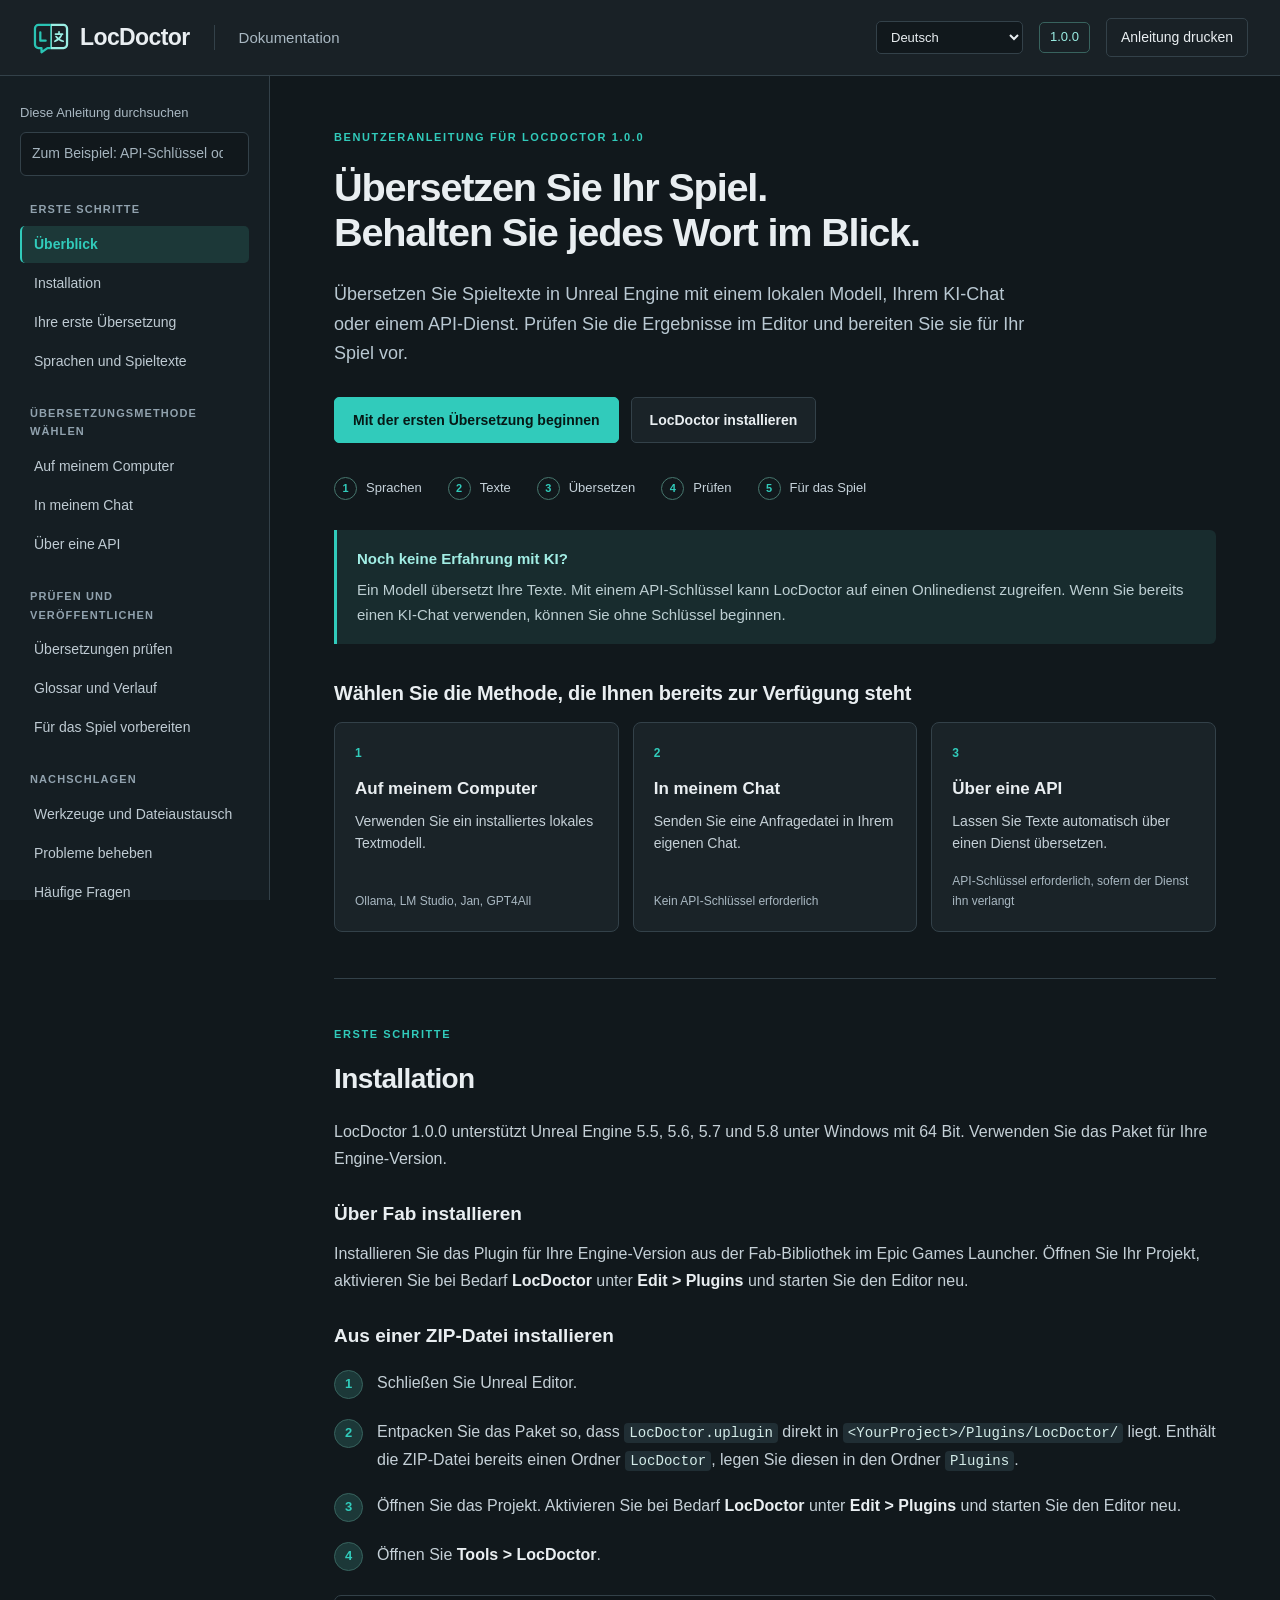
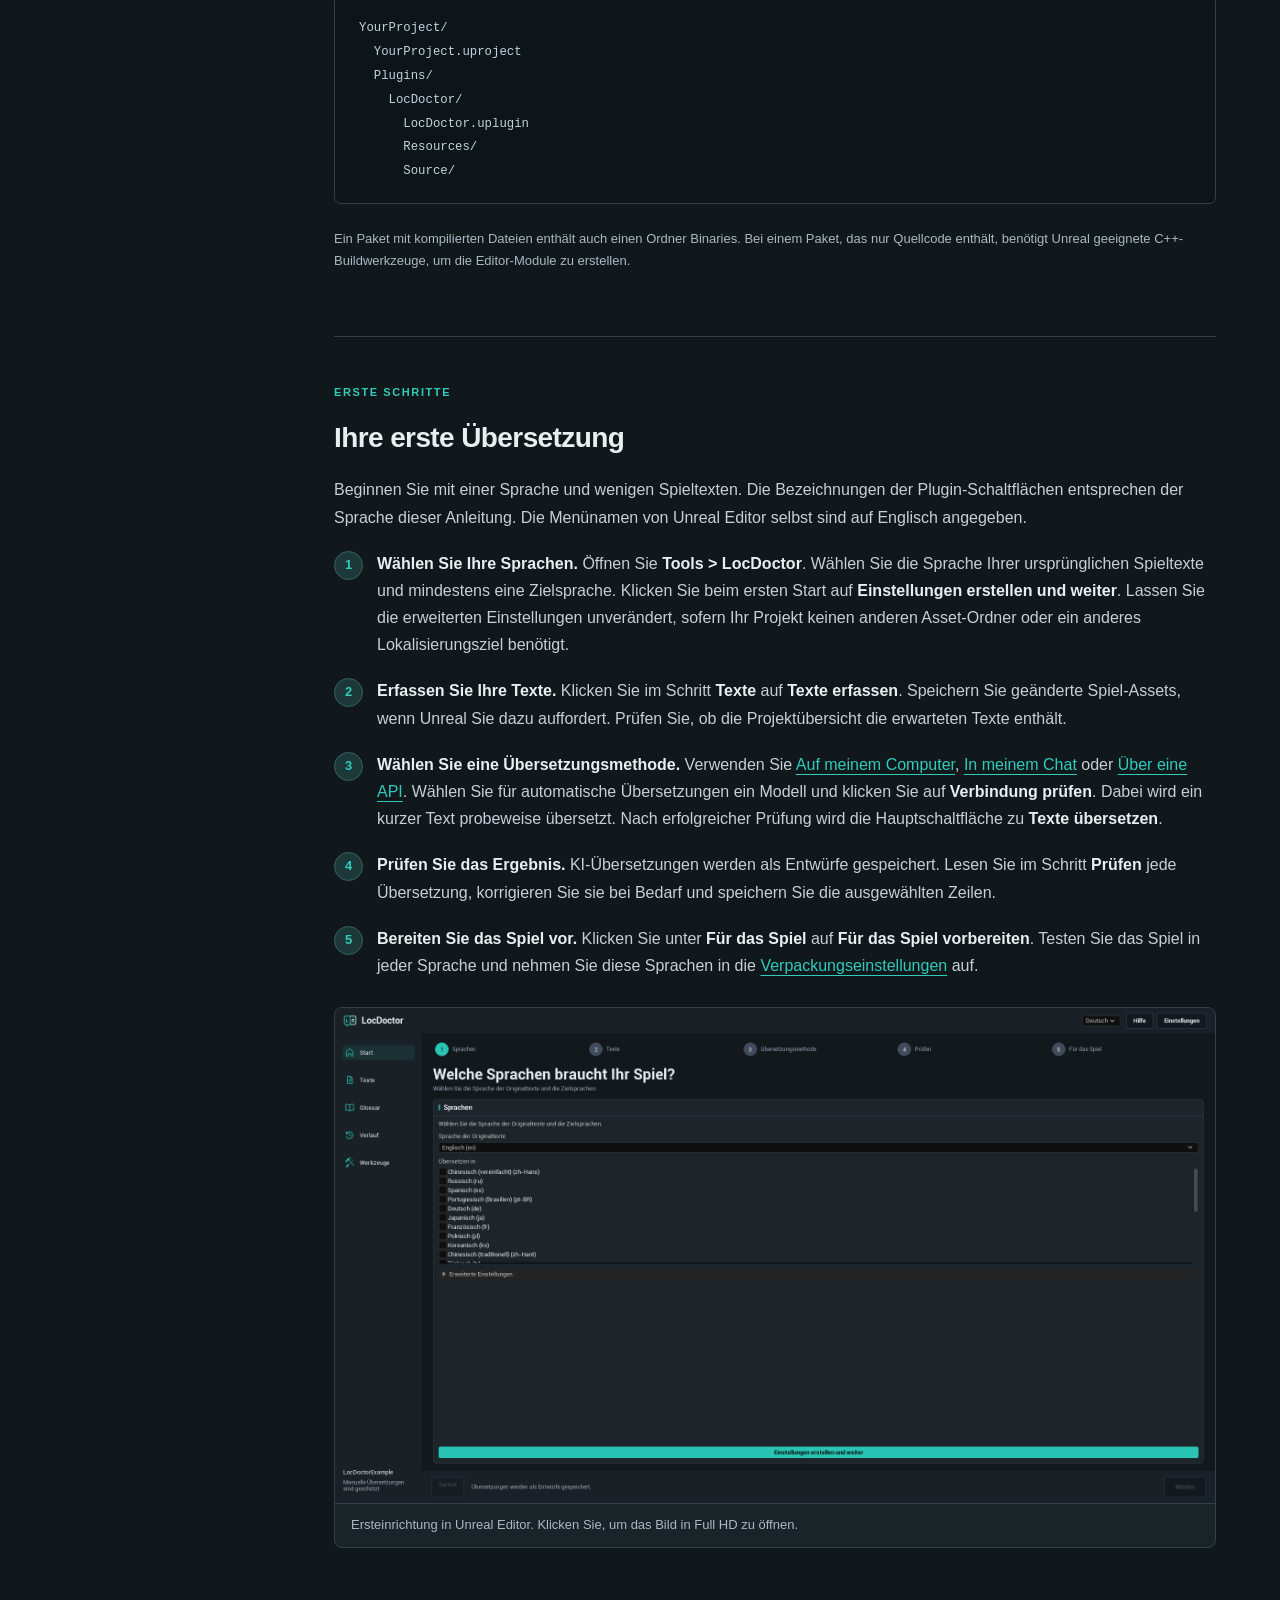
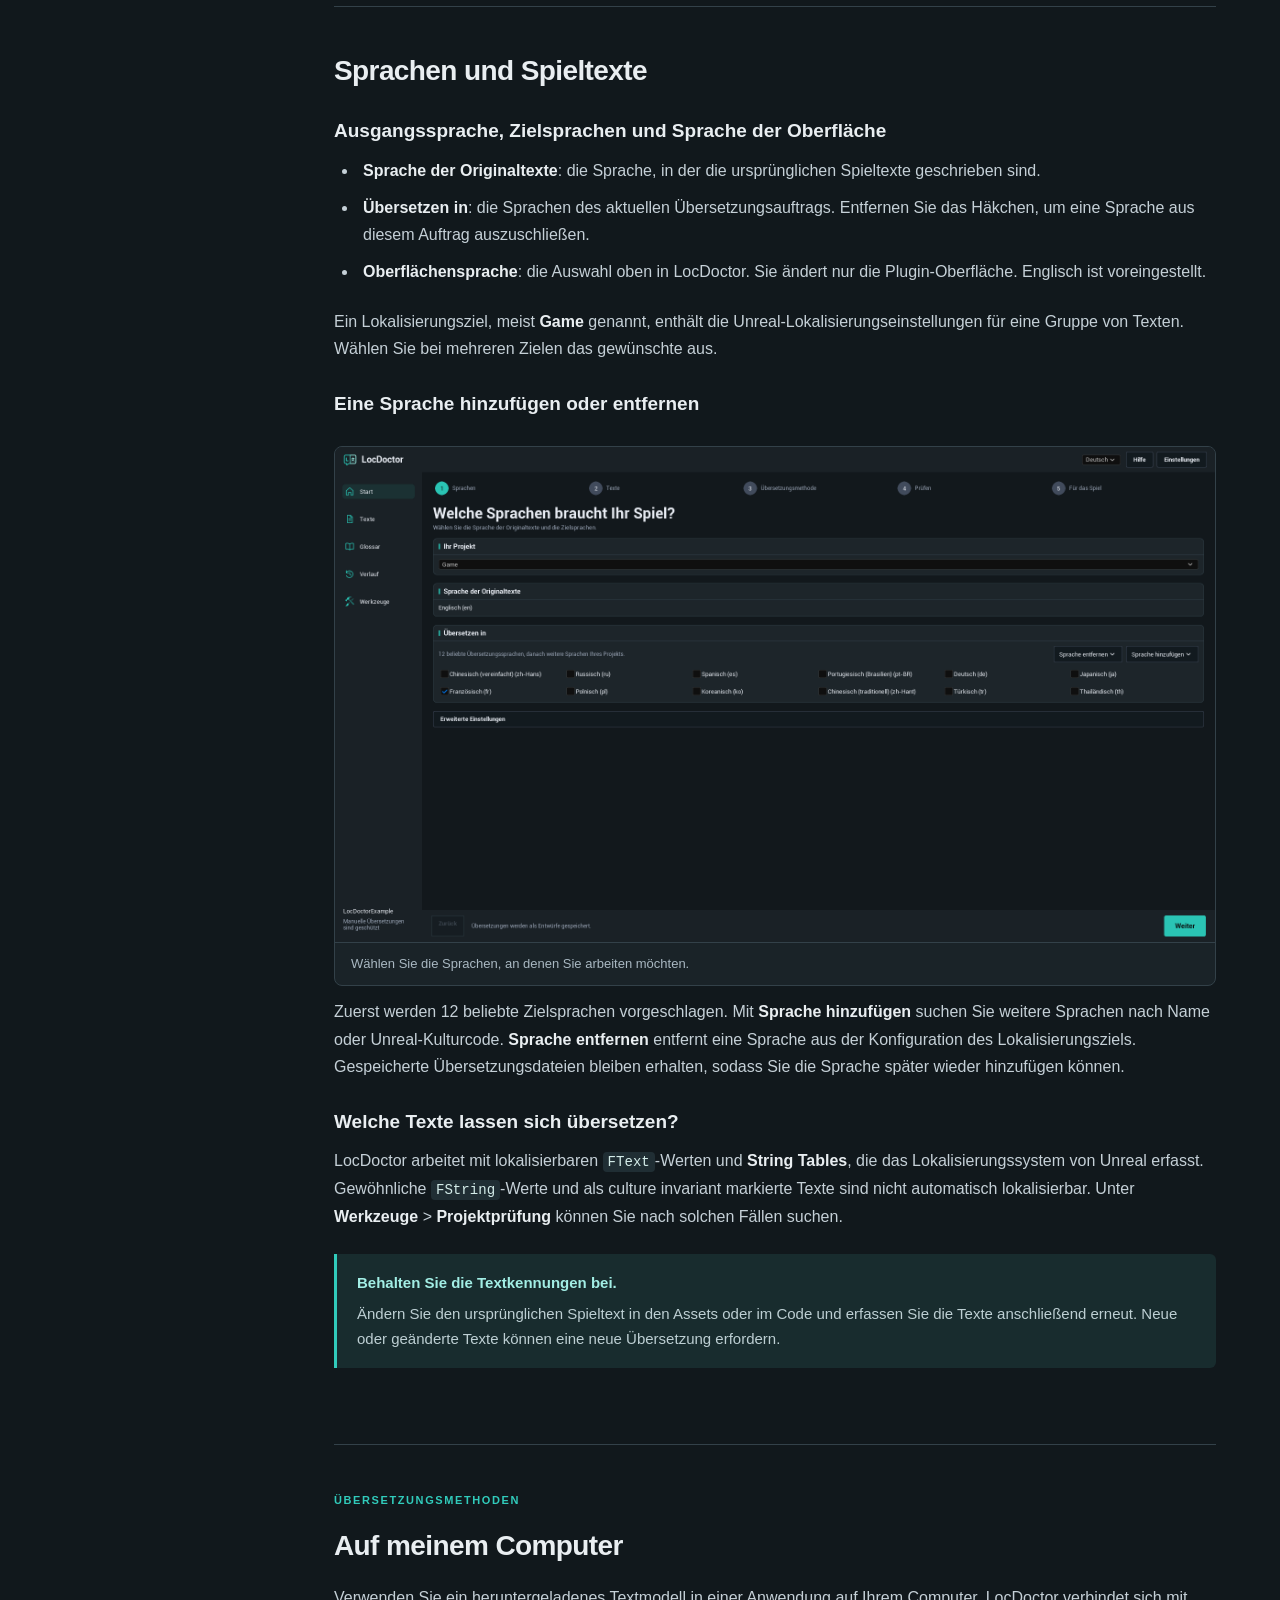
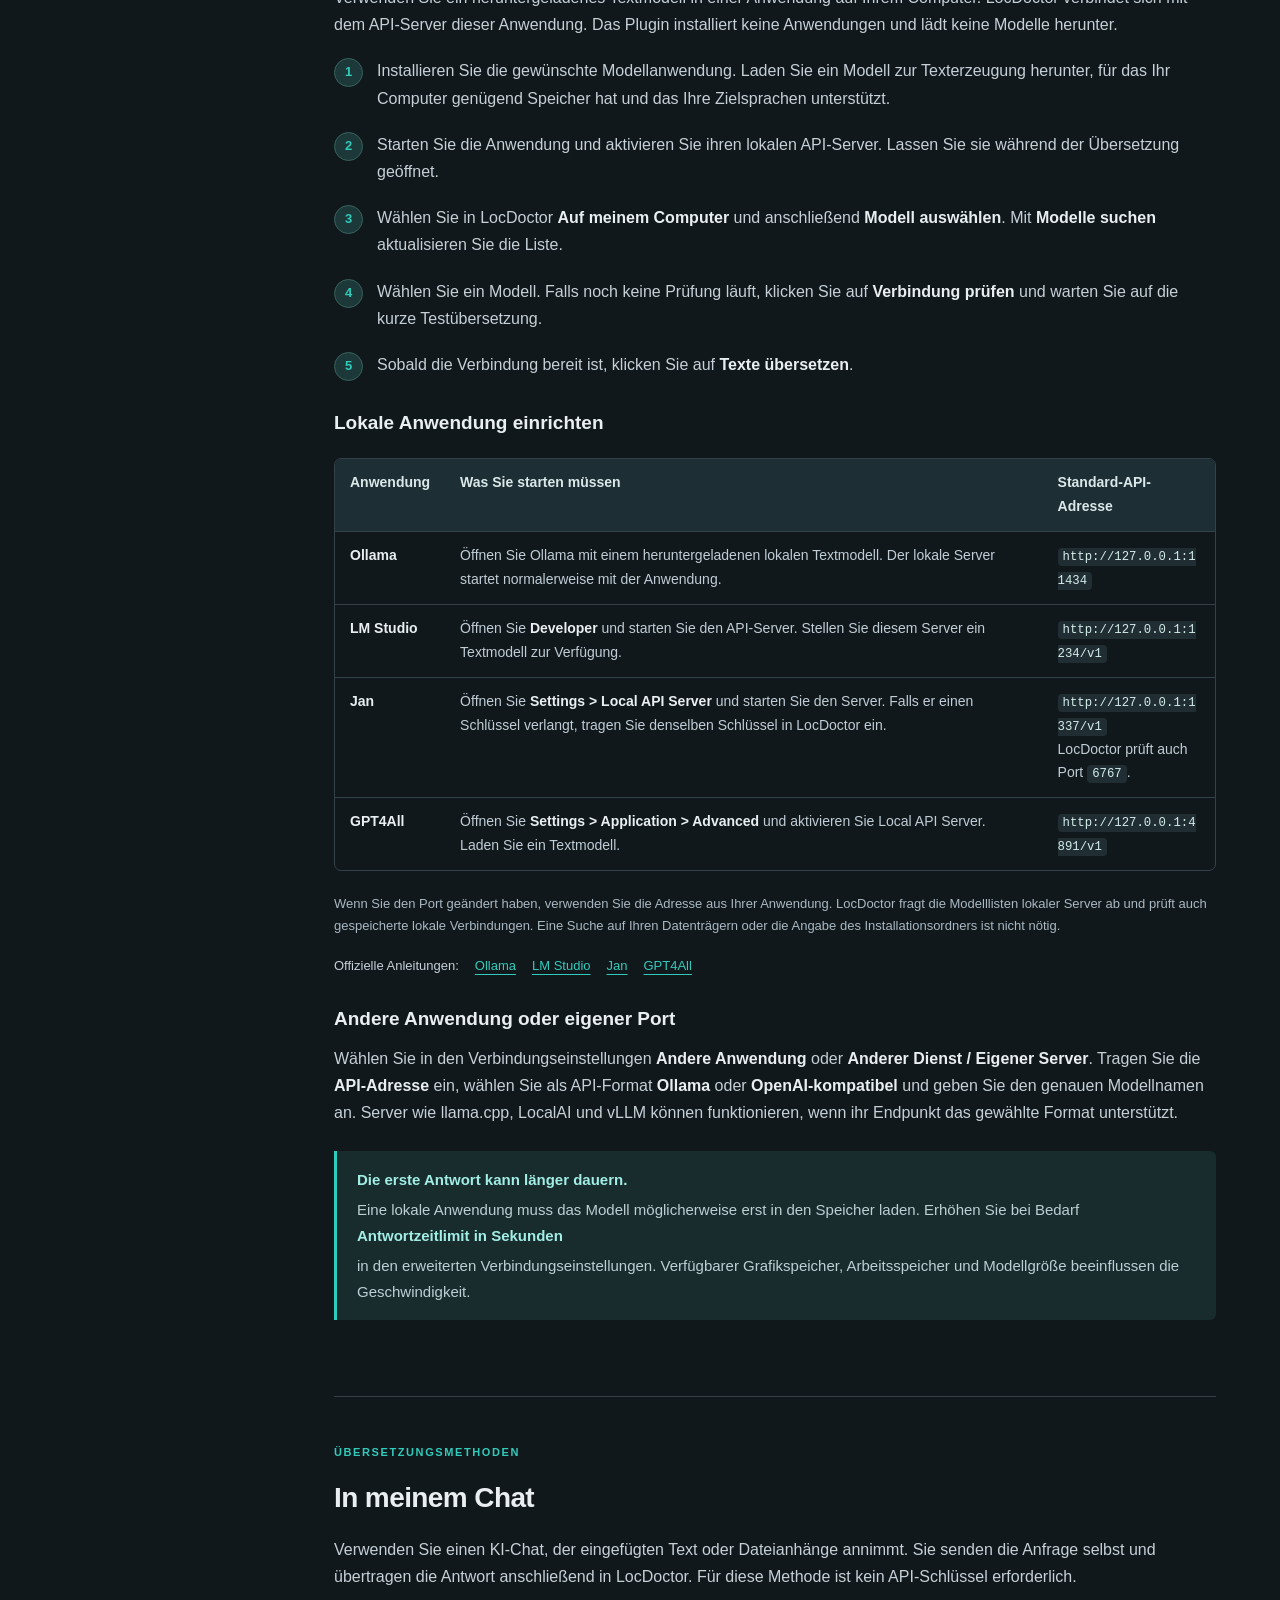
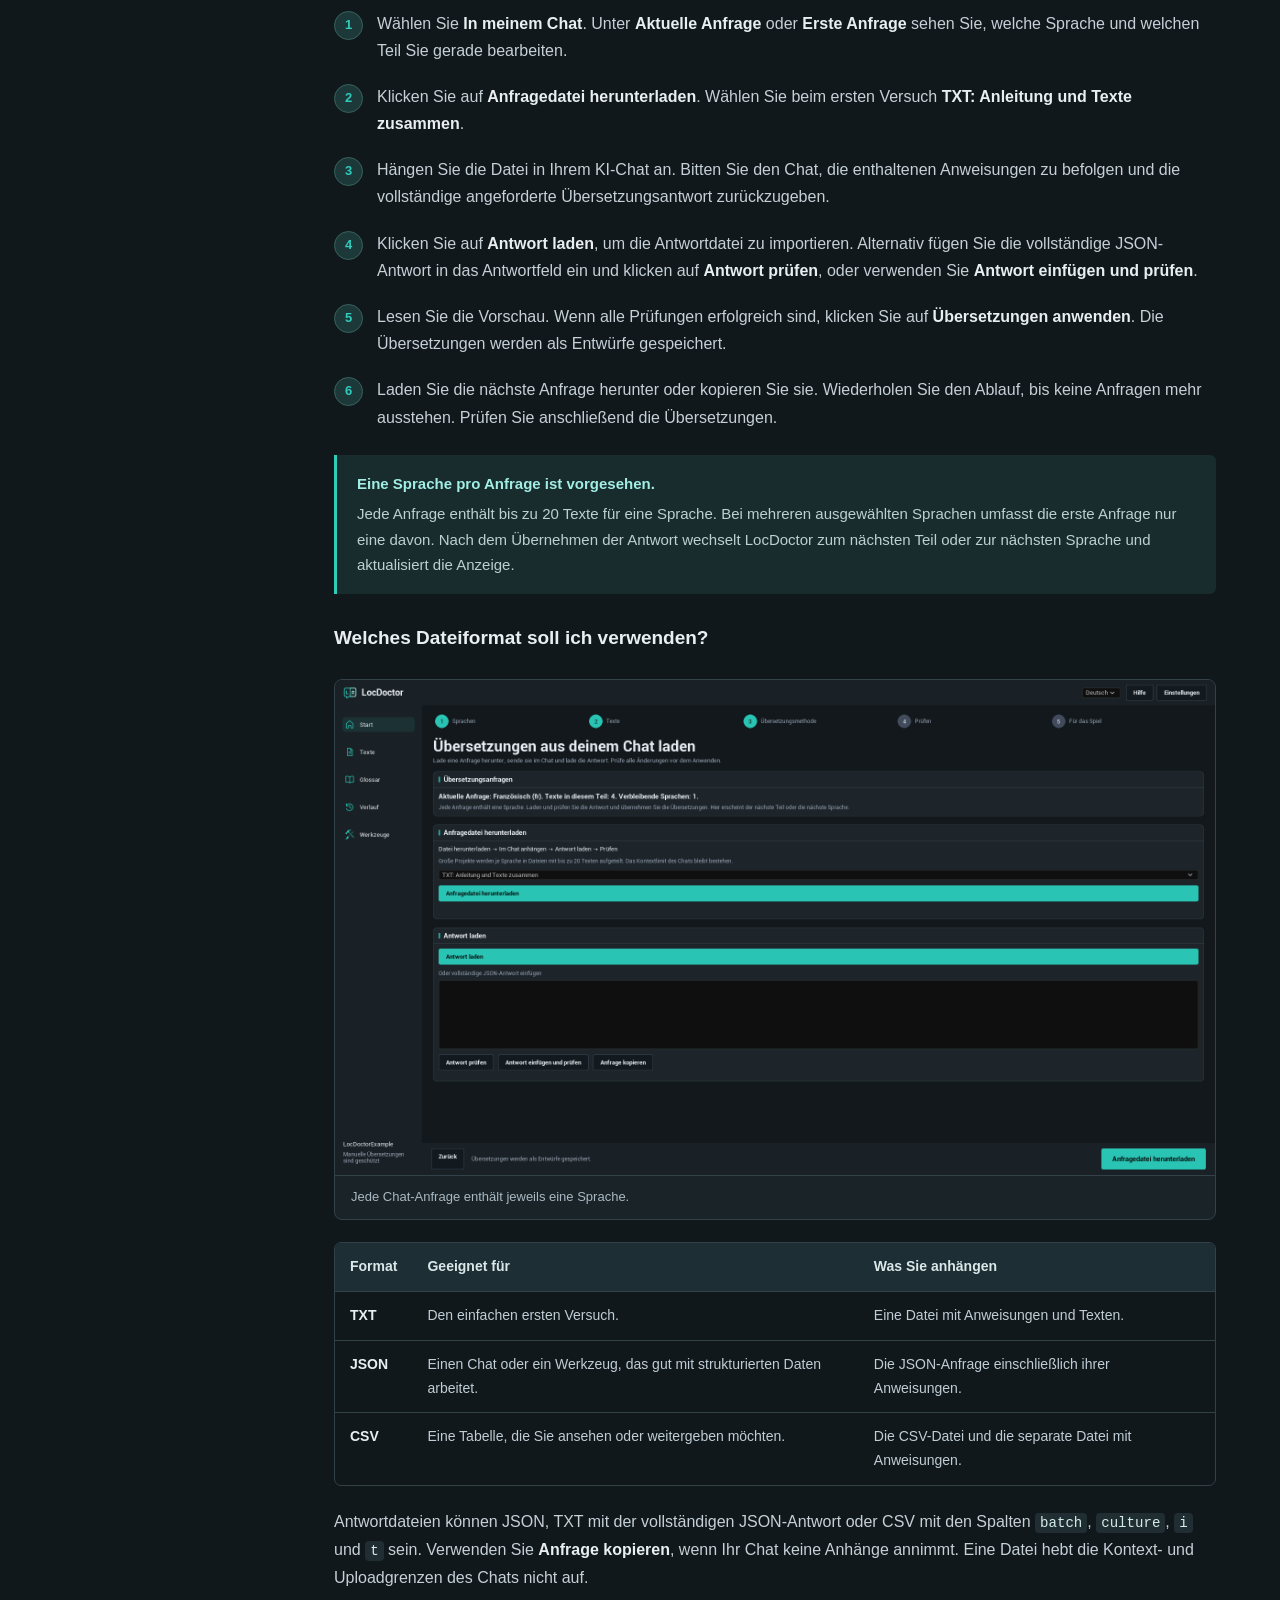
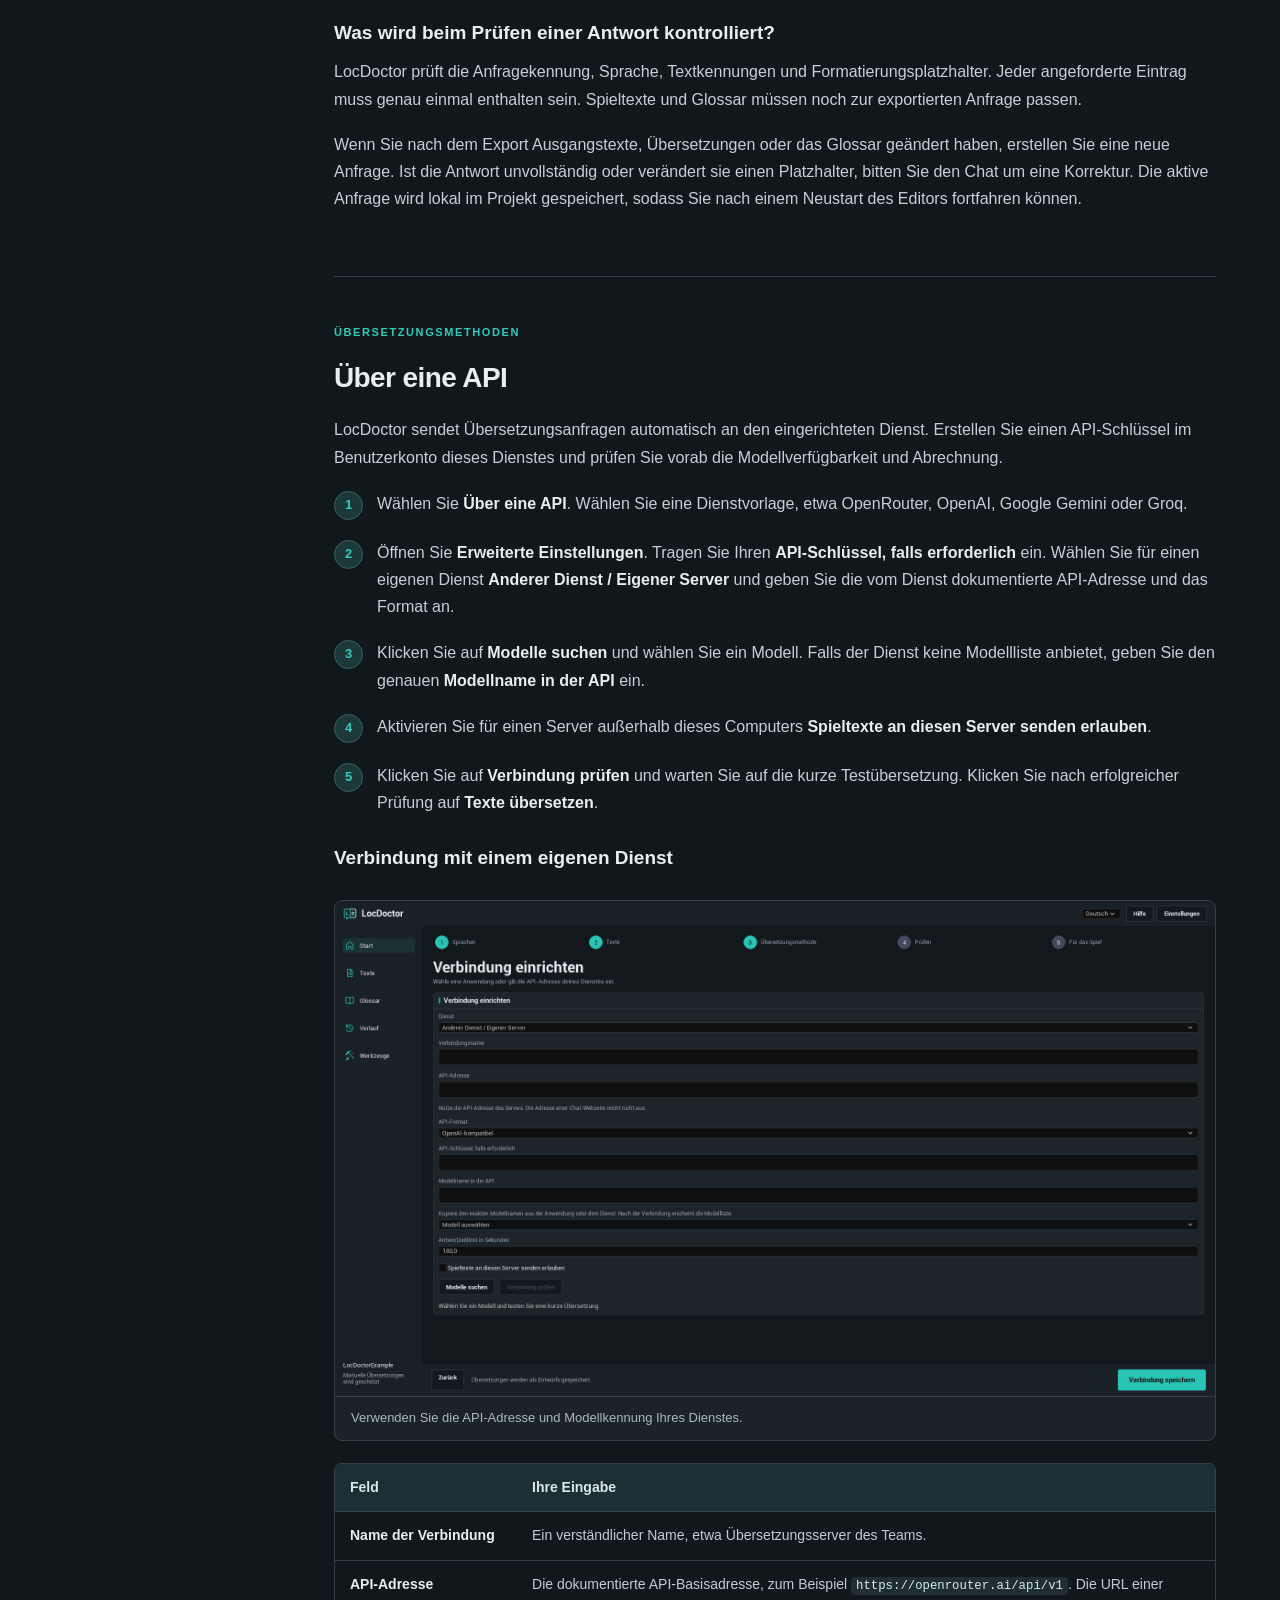
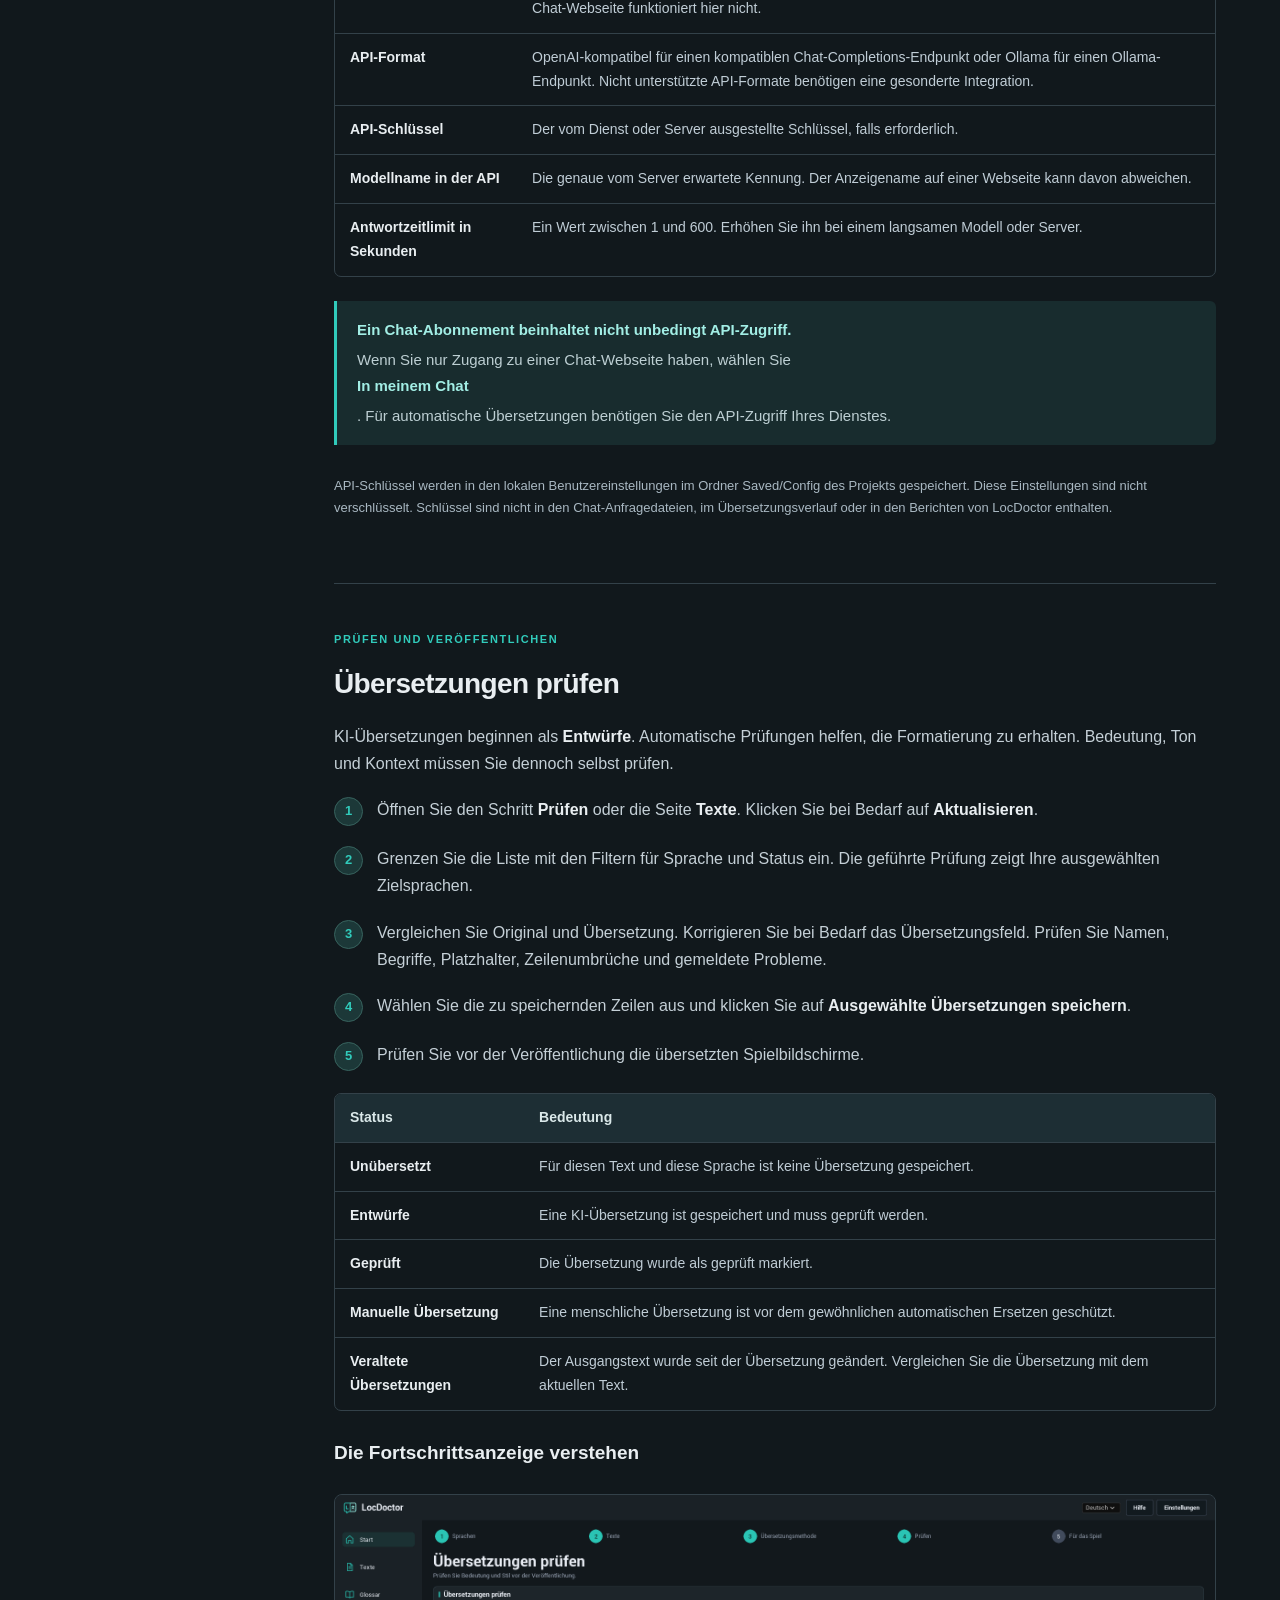
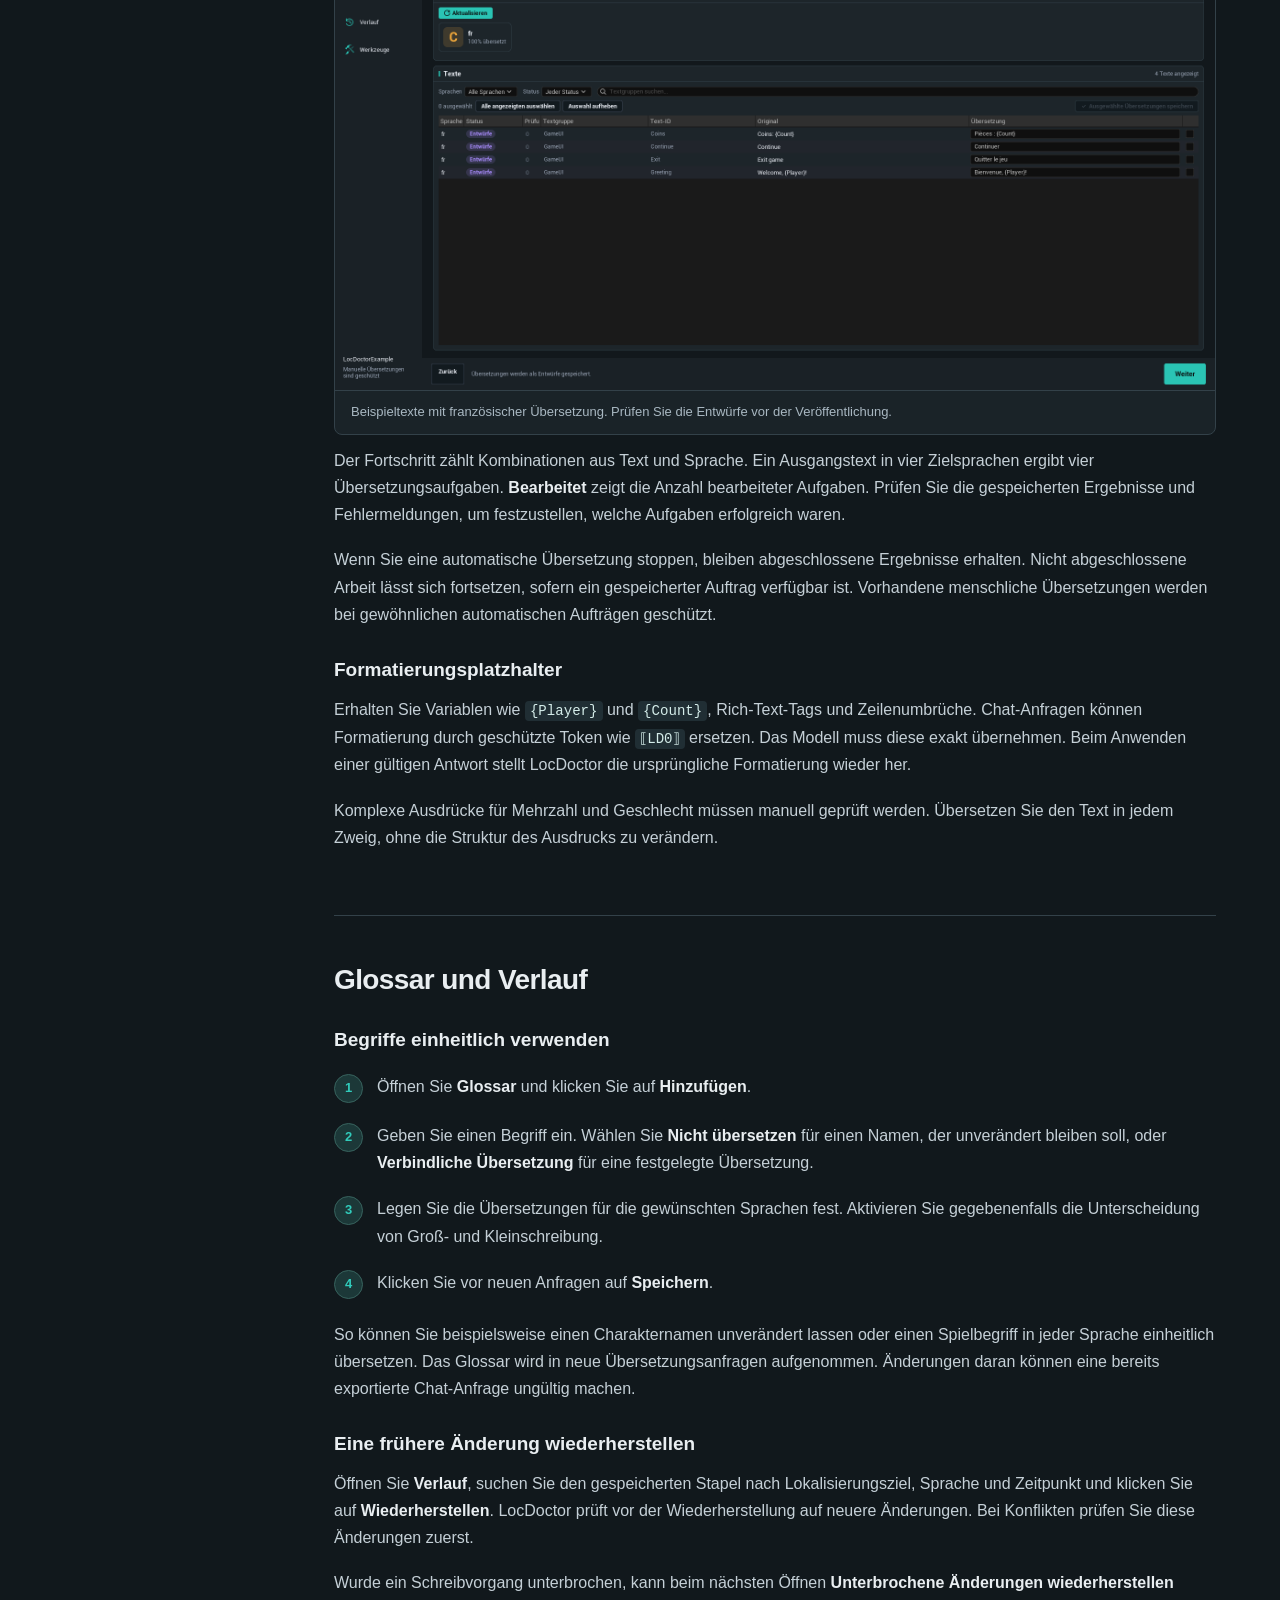
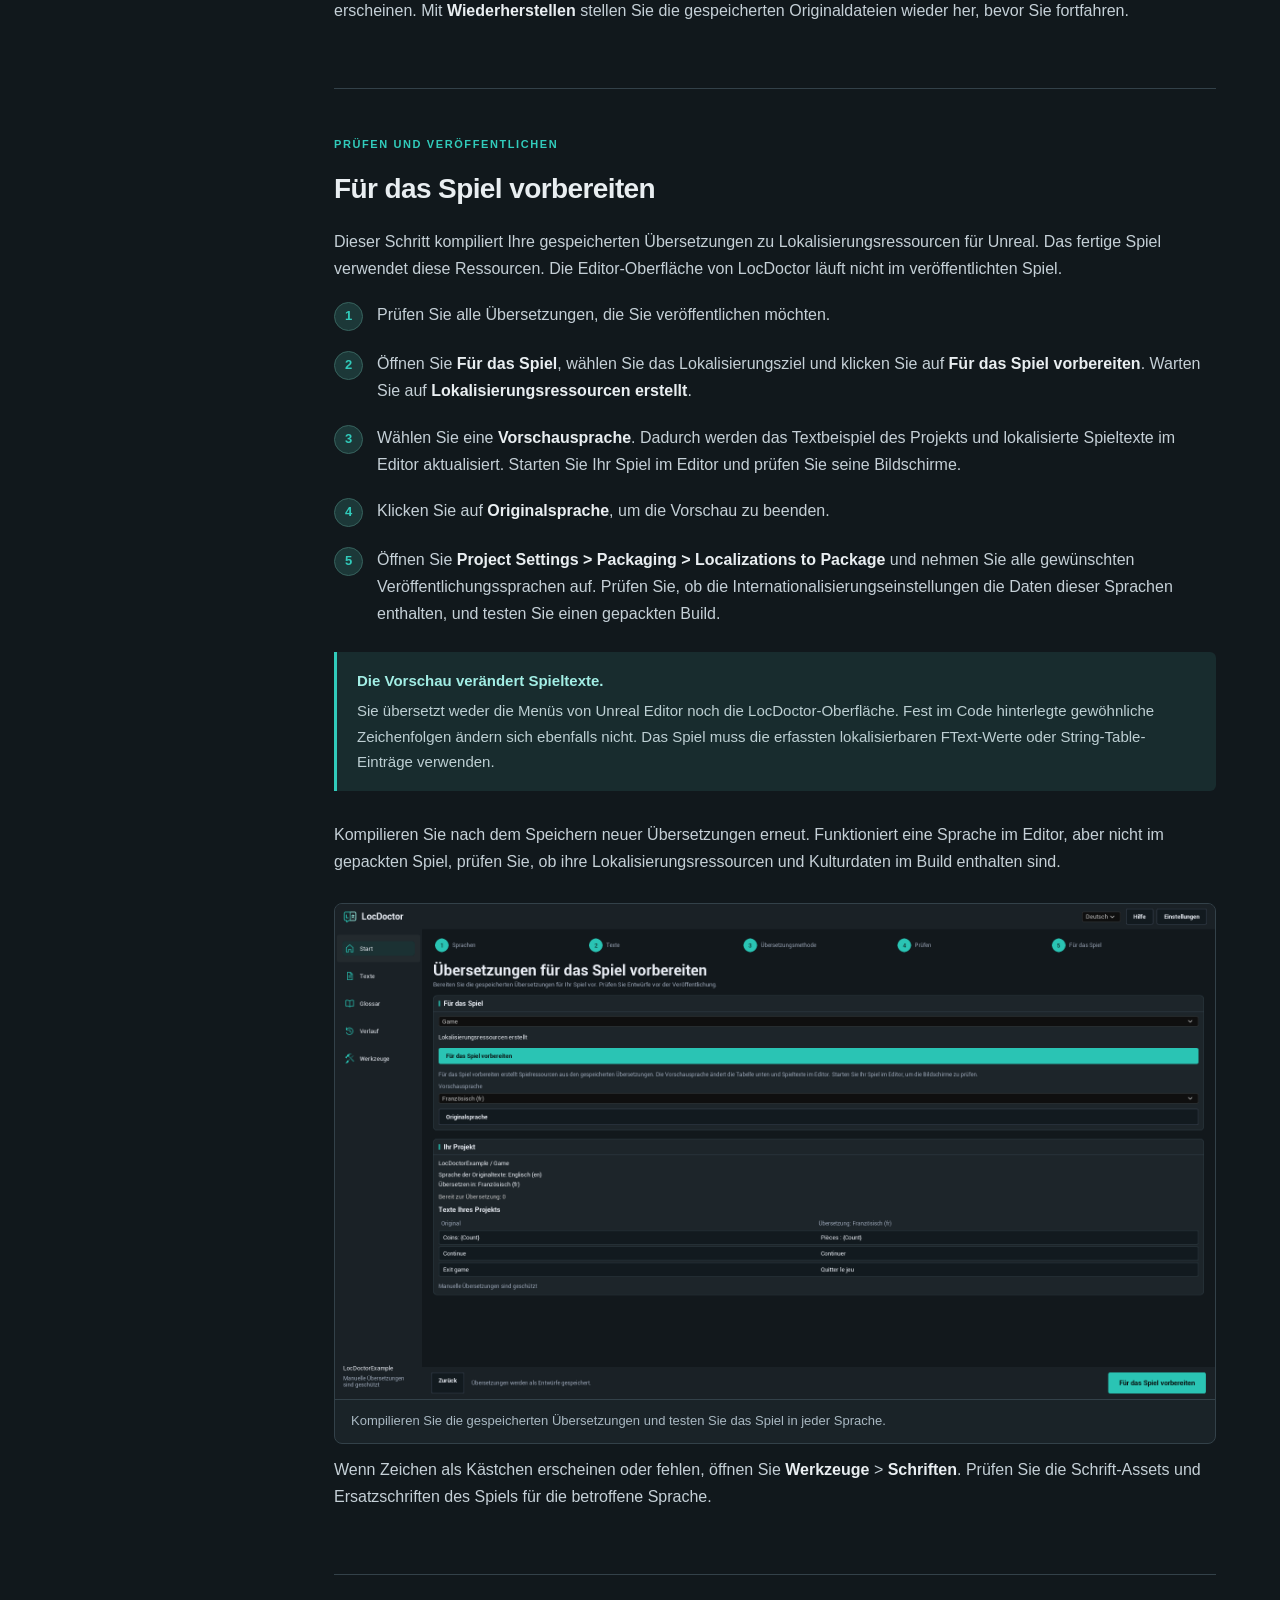
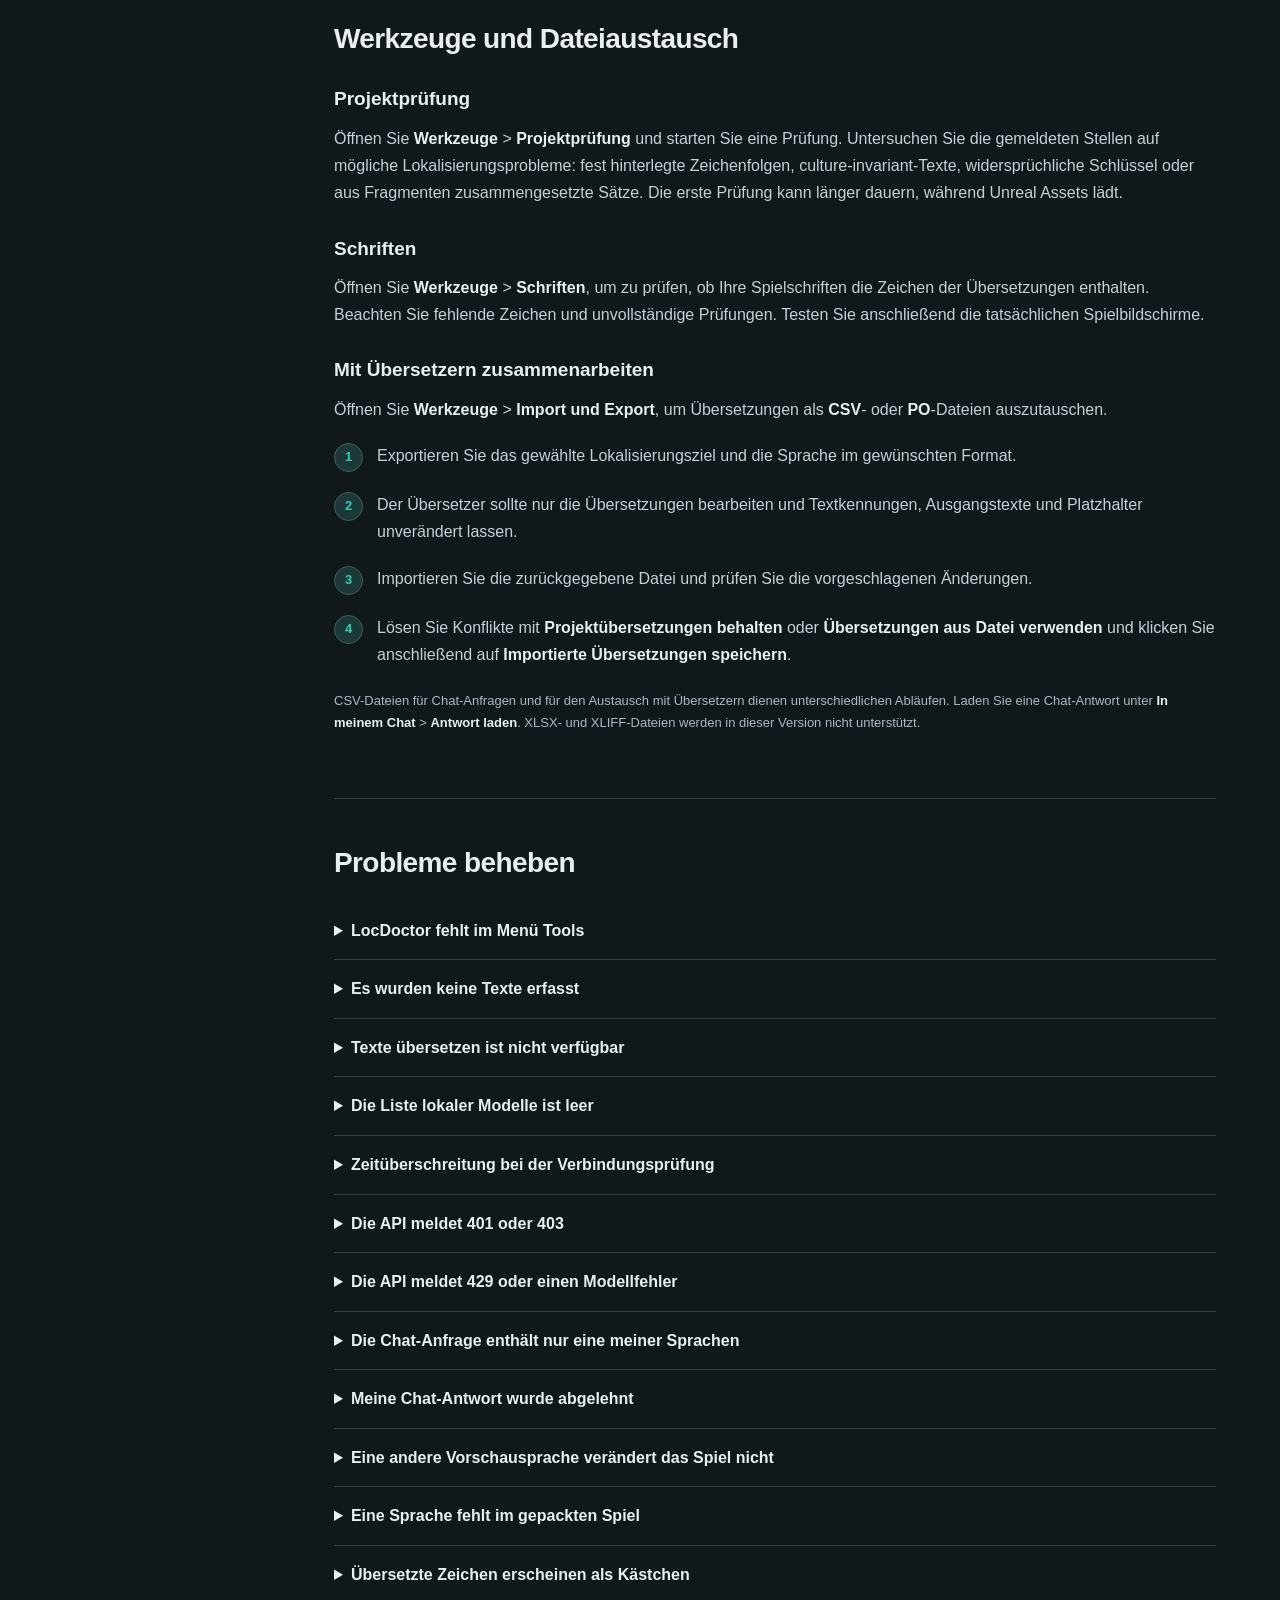
<file: de/index.html>
<!doctype html>
<html lang="de">
<head>
  <meta charset="utf-8">
  <meta name="viewport" content="width=device-width, initial-scale=1">
  <meta name="color-scheme" content="dark light">
  <meta name="site-root" content="../">
  <meta name="description" content="Erfahren Sie, wie Sie LocDoctor installieren, Spieltexte in Unreal Engine mit einem lokalen KI-Modell, einer API oder Ihrem eigenen Chat übersetzen und die Übersetzungen für die Veröffentlichung vorbereiten.">
  <title>LocDoctor-Dokumentation | Unreal Engine</title>
  <link rel="icon" type="image/svg+xml" href="../assets/locdoctor.svg">
  <link rel="stylesheet" href="../assets/style.css">
  <script src="../assets/app.js" defer></script>
</head>
<body data-search-one="{count} Kapitel gefunden." data-search-many="{count} Kapitel gefunden." data-search-empty="Keine Kapitel gefunden. Versuchen Sie einen kürzeren Suchbegriff.">
  <a class="skip-link" href="#main">Zur Dokumentation springen</a>
  <header class="site-header">
    <a class="brand" href="#overview" aria-label="Startseite der LocDoctor-Dokumentation"><img src="../assets/locdoctor.svg" alt="" width="38" height="38"><span>LocDoctor</span></a>
    <span class="header-label">Dokumentation</span>
    <div class="header-actions"><label class="language-picker"><span class="visually-hidden">Sprache der Dokumentation</span><select id="doc-locale" aria-label="Sprache der Dokumentation"><option value="en">English</option><option value="zh-Hans">简体中文</option><option value="ru">Русский</option><option value="es">Español</option><option value="pt-BR">Português (Brasil)</option><option value="de" selected>Deutsch</option><option value="ja">日本語</option><option value="fr">Français</option><option value="ko">한국어</option></select></label><span class="version">1.0.0</span><button class="print-button" type="button" id="print-guide">Anleitung drucken</button><button class="menu-button" type="button" id="menu-toggle" aria-controls="sidebar" aria-expanded="false">Menü</button></div>
  </header>
  <div class="site-layout">
    <aside class="sidebar" id="sidebar">
      <div class="search-box"><label for="doc-search">Diese Anleitung durchsuchen</label><input id="doc-search" type="search" placeholder="Zum Beispiel: API-Schlüssel oder Vorschau" autocomplete="off" aria-controls="search-results"><div id="search-results" class="search-results" hidden></div><p class="visually-hidden" id="search-status" role="status"></p></div>
      <nav aria-label="Kapitel der Dokumentation">
        <p class="nav-heading">Erste Schritte</p>
        <a href="#overview" aria-current="location">Überblick</a>
        <a href="#installation">Installation</a>
        <a href="#quick-start">Ihre erste Übersetzung</a>
        <a href="#languages">Sprachen und Spieltexte</a>
        <p class="nav-heading">Übersetzungsmethode wählen</p>
        <a href="#local-models">Auf meinem Computer</a>
        <a href="#browser-chat">In meinem Chat</a>
        <a href="#api">Über eine API</a>
        <p class="nav-heading">Prüfen und veröffentlichen</p>
        <a href="#review">Übersetzungen prüfen</a>
        <a href="#glossary-history">Glossar und Verlauf</a>
        <a href="#prepare-game">Für das Spiel vorbereiten</a>
        <p class="nav-heading">Nachschlagen</p>
        <a href="#tools">Werkzeuge und Dateiaustausch</a>
        <a href="#troubleshooting">Probleme beheben</a>
        <a href="#faq">Häufige Fragen</a>
        <a href="#version">Version und Support</a>
      </nav>
      <div class="sidebar-footer">Unreal Engine 5.5 / 5.6 / 5.7 / 5.8<br>Windows mit 64 Bit</div>
    </aside>
    <main id="main" tabindex="-1">
      <section class="doc-section overview" id="overview" aria-labelledby="overview-title" data-search="getting started beginner introduction AI localization">
        <p class="eyebrow">BENUTZERANLEITUNG FÜR LOCDOCTOR 1.0.0</p>
        <h1 id="overview-title">Übersetzen Sie Ihr Spiel.<br>Behalten Sie jedes Wort im Blick.</h1>
        <p class="lead">Übersetzen Sie Spieltexte in Unreal Engine mit einem lokalen Modell, Ihrem KI-Chat oder einem API-Dienst. Prüfen Sie die Ergebnisse im Editor und bereiten Sie sie für Ihr Spiel vor.</p>
        <div class="intro-actions"><a class="primary-link" href="#quick-start">Mit der ersten Übersetzung beginnen</a><a class="secondary-link" href="#installation">LocDoctor installieren</a></div>
        <div class="workflow" aria-label="Die fünf Schritte zur Übersetzung"><span><b>1</b> Sprachen</span><span><b>2</b> Texte</span><span><b>3</b> Übersetzen</span><span><b>4</b> Prüfen</span><span><b>5</b> Für das Spiel</span></div>
        <div class="intro-note"><strong>Noch keine Erfahrung mit KI?</strong> Ein Modell übersetzt Ihre Texte. Mit einem API-Schlüssel kann LocDoctor auf einen Onlinedienst zugreifen. Wenn Sie bereits einen KI-Chat verwenden, können Sie ohne Schlüssel beginnen.</div>
        <h2>Wählen Sie die Methode, die Ihnen bereits zur Verfügung steht</h2>
        <div class="method-cards">
          <a href="#local-models"><span class="method-symbol" aria-hidden="true">1</span><h3>Auf meinem Computer</h3><p>Verwenden Sie ein installiertes lokales Textmodell.</p><span>Ollama, LM Studio, Jan, GPT4All</span></a>
          <a href="#browser-chat"><span class="method-symbol" aria-hidden="true">2</span><h3>In meinem Chat</h3><p>Senden Sie eine Anfragedatei in Ihrem eigenen Chat.</p><span>Kein API-Schlüssel erforderlich</span></a>
          <a href="#api"><span class="method-symbol" aria-hidden="true">3</span><h3>Über eine API</h3><p>Lassen Sie Texte automatisch über einen Dienst übersetzen.</p><span>API-Schlüssel erforderlich, sofern der Dienst ihn verlangt</span></a>
        </div>
      </section>
      <section class="doc-section" id="installation" aria-labelledby="installation-title" data-search="install enable plugin Plugins missing modules compiler Fab zip Windows version">
        <p class="eyebrow">ERSTE SCHRITTE</p><h2 id="installation-title">Installation</h2>
        <p>LocDoctor 1.0.0 unterstützt Unreal Engine 5.5, 5.6, 5.7 und 5.8 unter Windows mit 64 Bit. Verwenden Sie das Paket für Ihre Engine-Version.</p>
        <h3>Über Fab installieren</h3>
        <p>Installieren Sie das Plugin für Ihre Engine-Version aus der Fab-Bibliothek im Epic Games Launcher. Öffnen Sie Ihr Projekt, aktivieren Sie bei Bedarf <strong>LocDoctor</strong> unter <strong>Edit &gt; Plugins</strong> und starten Sie den Editor neu.</p>
        <h3>Aus einer ZIP-Datei installieren</h3>
        <ol class="steps"><li>Schließen Sie Unreal Editor.</li><li>Entpacken Sie das Paket so, dass <code>LocDoctor.uplugin</code> direkt in <code>&lt;YourProject&gt;/Plugins/LocDoctor/</code> liegt. Enthält die ZIP-Datei bereits einen Ordner <code>LocDoctor</code>, legen Sie diesen in den Ordner <code>Plugins</code>.</li><li>Öffnen Sie das Projekt. Aktivieren Sie bei Bedarf <strong>LocDoctor</strong> unter <strong>Edit &gt; Plugins</strong> und starten Sie den Editor neu.</li><li>Öffnen Sie <strong>Tools &gt; LocDoctor</strong>.</li></ol>
        <pre><code>YourProject/
  YourProject.uproject
  Plugins/
    LocDoctor/
      LocDoctor.uplugin
      Resources/
      Source/</code></pre>
        <p class="small">Ein Paket mit kompilierten Dateien enthält auch einen Ordner Binaries. Bei einem Paket, das nur Quellcode enthält, benötigt Unreal geeignete C++-Buildwerkzeuge, um die Editor-Module zu erstellen.</p>
      </section>
      <section class="doc-section" id="quick-start" aria-labelledby="quick-start-title" data-search="start tutorial first translation collect texts connection drafts setup wizard">
        <p class="eyebrow">ERSTE SCHRITTE</p><h2 id="quick-start-title">Ihre erste Übersetzung</h2>
        <p>Beginnen Sie mit einer Sprache und wenigen Spieltexten. Die Bezeichnungen der Plugin-Schaltflächen entsprechen der Sprache dieser Anleitung. Die Menünamen von Unreal Editor selbst sind auf Englisch angegeben.</p>
        <ol class="steps"><li><strong>Wählen Sie Ihre Sprachen.</strong> Öffnen Sie <strong>Tools &gt; LocDoctor</strong>. Wählen Sie die Sprache Ihrer ursprünglichen Spieltexte und mindestens eine Zielsprache. Klicken Sie beim ersten Start auf <strong>Einstellungen erstellen und weiter</strong>. Lassen Sie die erweiterten Einstellungen unverändert, sofern Ihr Projekt keinen anderen Asset-Ordner oder ein anderes Lokalisierungsziel benötigt.</li><li><strong>Erfassen Sie Ihre Texte.</strong> Klicken Sie im Schritt <strong>Texte</strong> auf <strong>Texte erfassen</strong>. Speichern Sie geänderte Spiel-Assets, wenn Unreal Sie dazu auffordert. Prüfen Sie, ob die Projektübersicht die erwarteten Texte enthält.</li><li><strong>Wählen Sie eine Übersetzungsmethode.</strong> Verwenden Sie <a href="#local-models">Auf meinem Computer</a>, <a href="#browser-chat">In meinem Chat</a> oder <a href="#api">Über eine API</a>. Wählen Sie für automatische Übersetzungen ein Modell und klicken Sie auf <strong>Verbindung prüfen</strong>. Dabei wird ein kurzer Text probeweise übersetzt. Nach erfolgreicher Prüfung wird die Hauptschaltfläche zu <strong>Texte übersetzen</strong>.</li><li><strong>Prüfen Sie das Ergebnis.</strong> KI-Übersetzungen werden als Entwürfe gespeichert. Lesen Sie im Schritt <strong>Prüfen</strong> jede Übersetzung, korrigieren Sie sie bei Bedarf und speichern Sie die ausgewählten Zeilen.</li><li><strong>Bereiten Sie das Spiel vor.</strong> Klicken Sie unter <strong>Für das Spiel</strong> auf <strong>Für das Spiel vorbereiten</strong>. Testen Sie das Spiel in jeder Sprache und nehmen Sie diese Sprachen in die <a href="#prepare-game">Verpackungseinstellungen</a> auf.</li></ol>
        <figure class="screenshot"><a href="../assets/screens/de/first-run.png" target="_blank" rel="noopener" aria-label="Einrichtungsbild in voller Größe öffnen"><img src="../assets/screens/de/first-run.png" width="1920" height="1080" alt="Ersteinrichtung von LocDoctor mit Auswahl der Ausgangs- und Zielsprachen." loading="lazy"></a><figcaption>Ersteinrichtung in Unreal Editor. Klicken Sie, um das Bild in Full HD zu öffnen.</figcaption></figure>
      </section>
      <section class="doc-section" id="languages" aria-labelledby="languages-title" data-search="source original target language add remove FText FString String Table localization gather empty Chinese English Spanish">
        <h2 id="languages-title">Sprachen und Spieltexte</h2>
        <h3>Ausgangssprache, Zielsprachen und Sprache der Oberfläche</h3>
        <ul><li><strong>Sprache der Originaltexte</strong>: die Sprache, in der die ursprünglichen Spieltexte geschrieben sind.</li><li><strong>Übersetzen in</strong>: die Sprachen des aktuellen Übersetzungsauftrags. Entfernen Sie das Häkchen, um eine Sprache aus diesem Auftrag auszuschließen.</li><li><strong>Oberflächensprache</strong>: die Auswahl oben in LocDoctor. Sie ändert nur die Plugin-Oberfläche. Englisch ist voreingestellt.</li></ul>
        <p>Ein Lokalisierungsziel, meist <strong>Game</strong> genannt, enthält die Unreal-Lokalisierungseinstellungen für eine Gruppe von Texten. Wählen Sie bei mehreren Zielen das gewünschte aus.</p>
        <h3>Eine Sprache hinzufügen oder entfernen</h3>
        <figure class="screenshot"><a href="../assets/screens/de/languages.png" target="_blank" rel="noopener"><img src="../assets/screens/de/languages.png" width="1920" height="1080" alt="Sprachauswahl mit Zielsprachen und Schaltflächen zum Hinzufügen und Entfernen." loading="lazy"></a><figcaption>Wählen Sie die Sprachen, an denen Sie arbeiten möchten.</figcaption></figure>
        <p>Zuerst werden 12 beliebte Zielsprachen vorgeschlagen. Mit <strong>Sprache hinzufügen</strong> suchen Sie weitere Sprachen nach Name oder Unreal-Kulturcode. <strong>Sprache entfernen</strong> entfernt eine Sprache aus der Konfiguration des Lokalisierungsziels. Gespeicherte Übersetzungsdateien bleiben erhalten, sodass Sie die Sprache später wieder hinzufügen können.</p>
        <h3>Welche Texte lassen sich übersetzen?</h3>
        <p>LocDoctor arbeitet mit lokalisierbaren <code>FText</code>-Werten und <strong>String Tables</strong>, die das Lokalisierungssystem von Unreal erfasst. Gewöhnliche <code>FString</code>-Werte und als culture invariant markierte Texte sind nicht automatisch lokalisierbar. Unter <strong>Werkzeuge</strong> &gt; <strong>Projektprüfung</strong> können Sie nach solchen Fällen suchen.</p>
        <div class="callout"><strong>Behalten Sie die Textkennungen bei.</strong> Ändern Sie den ursprünglichen Spieltext in den Assets oder im Code und erfassen Sie die Texte anschließend erneut. Neue oder geänderte Texte können eine neue Übersetzung erfordern.</div>
      </section>
      <section class="doc-section" id="local-models" aria-labelledby="local-title" data-search="Ollama LM Studio Jan GPT4All local model server port GPU RAM memory installation discover custom llama.cpp LocalAI vLLM">
        <p class="eyebrow">ÜBERSETZUNGSMETHODEN</p><h2 id="local-title">Auf meinem Computer</h2>
        <p>Verwenden Sie ein heruntergeladenes Textmodell in einer Anwendung auf Ihrem Computer. LocDoctor verbindet sich mit dem API-Server dieser Anwendung. Das Plugin installiert keine Anwendungen und lädt keine Modelle herunter.</p>
        <ol class="steps"><li>Installieren Sie die gewünschte Modellanwendung. Laden Sie ein Modell zur Texterzeugung herunter, für das Ihr Computer genügend Speicher hat und das Ihre Zielsprachen unterstützt.</li><li>Starten Sie die Anwendung und aktivieren Sie ihren lokalen API-Server. Lassen Sie sie während der Übersetzung geöffnet.</li><li>Wählen Sie in LocDoctor <strong>Auf meinem Computer</strong> und anschließend <strong>Modell auswählen</strong>. Mit <strong>Modelle suchen</strong> aktualisieren Sie die Liste.</li><li>Wählen Sie ein Modell. Falls noch keine Prüfung läuft, klicken Sie auf <strong>Verbindung prüfen</strong> und warten Sie auf die kurze Testübersetzung.</li><li>Sobald die Verbindung bereit ist, klicken Sie auf <strong>Texte übersetzen</strong>.</li></ol>
        <h3>Lokale Anwendung einrichten</h3>
        <div class="table-scroll"><table><caption>Einrichtung lokaler Anwendungen und von LocDoctor geprüfte Standardadressen</caption><thead><tr><th>Anwendung</th><th>Was Sie starten müssen</th><th>Standard-API-Adresse</th></tr></thead><tbody>
          <tr><td>Ollama</td><td>Öffnen Sie Ollama mit einem heruntergeladenen lokalen Textmodell. Der lokale Server startet normalerweise mit der Anwendung.</td><td><code>http://127.0.0.1:11434</code></td></tr>
          <tr><td>LM Studio</td><td>Öffnen Sie <strong>Developer</strong> und starten Sie den API-Server. Stellen Sie diesem Server ein Textmodell zur Verfügung.</td><td><code>http://127.0.0.1:1234/v1</code></td></tr>
          <tr><td>Jan</td><td>Öffnen Sie <strong>Settings &gt; Local API Server</strong> und starten Sie den Server. Falls er einen Schlüssel verlangt, tragen Sie denselben Schlüssel in LocDoctor ein.</td><td><code>http://127.0.0.1:1337/v1</code><br>LocDoctor prüft auch Port <code>6767</code>.</td></tr>
          <tr><td>GPT4All</td><td>Öffnen Sie <strong>Settings &gt; Application &gt; Advanced</strong> und aktivieren Sie Local API Server. Laden Sie ein Textmodell.</td><td><code>http://127.0.0.1:4891/v1</code></td></tr>
        </tbody></table></div>
        <p class="small">Wenn Sie den Port geändert haben, verwenden Sie die Adresse aus Ihrer Anwendung. LocDoctor fragt die Modelllisten lokaler Server ab und prüft auch gespeicherte lokale Verbindungen. Eine Suche auf Ihren Datenträgern oder die Angabe des Installationsordners ist nicht nötig.</p>
        <p class="reference-links">Offizielle Anleitungen: <a href="https://docs.ollama.com/quickstart">Ollama</a><a href="https://lmstudio.ai/docs/developer/core/server">LM Studio</a><a href="https://jan.ai/docs/local-api">Jan</a><a href="https://docs.gpt4all.io/gpt4all_api_server/home.html">GPT4All</a></p>
        <h3>Andere Anwendung oder eigener Port</h3>
        <p>Wählen Sie in den Verbindungseinstellungen <strong>Andere Anwendung</strong> oder <strong>Anderer Dienst / Eigener Server</strong>. Tragen Sie die <strong>API-Adresse</strong> ein, wählen Sie als API-Format <strong>Ollama</strong> oder <strong>OpenAI-kompatibel</strong> und geben Sie den genauen Modellnamen an. Server wie llama.cpp, LocalAI und vLLM können funktionieren, wenn ihr Endpunkt das gewählte Format unterstützt.</p>
        <div class="callout"><strong>Die erste Antwort kann länger dauern.</strong> Eine lokale Anwendung muss das Modell möglicherweise erst in den Speicher laden. Erhöhen Sie bei Bedarf <strong>Antwortzeitlimit in Sekunden</strong> in den erweiterten Verbindungseinstellungen. Verfügbarer Grafikspeicher, Arbeitsspeicher und Modellgröße beeinflussen die Geschwindigkeit.</div>
      </section>
      <section class="doc-section" id="browser-chat" aria-labelledby="chat-title" data-search="ChatGPT Claude Gemini browser chat subscription clipboard TXT JSON CSV file batch Arabic one language missing reply placeholders tokens copy request load response">
        <p class="eyebrow">ÜBERSETZUNGSMETHODEN</p><h2 id="chat-title">In meinem Chat</h2>
        <p>Verwenden Sie einen KI-Chat, der eingefügten Text oder Dateianhänge annimmt. Sie senden die Anfrage selbst und übertragen die Antwort anschließend in LocDoctor. Für diese Methode ist kein API-Schlüssel erforderlich.</p>
        <ol class="steps"><li>Wählen Sie <strong>In meinem Chat</strong>. Unter <strong>Aktuelle Anfrage</strong> oder <strong>Erste Anfrage</strong> sehen Sie, welche Sprache und welchen Teil Sie gerade bearbeiten.</li><li>Klicken Sie auf <strong>Anfragedatei herunterladen</strong>. Wählen Sie beim ersten Versuch <strong>TXT: Anleitung und Texte zusammen</strong>.</li><li>Hängen Sie die Datei in Ihrem KI-Chat an. Bitten Sie den Chat, die enthaltenen Anweisungen zu befolgen und die vollständige angeforderte Übersetzungsantwort zurückzugeben.</li><li>Klicken Sie auf <strong>Antwort laden</strong>, um die Antwortdatei zu importieren. Alternativ fügen Sie die vollständige JSON-Antwort in das Antwortfeld ein und klicken auf <strong>Antwort prüfen</strong>, oder verwenden Sie <strong>Antwort einfügen und prüfen</strong>.</li><li>Lesen Sie die Vorschau. Wenn alle Prüfungen erfolgreich sind, klicken Sie auf <strong>Übersetzungen anwenden</strong>. Die Übersetzungen werden als Entwürfe gespeichert.</li><li>Laden Sie die nächste Anfrage herunter oder kopieren Sie sie. Wiederholen Sie den Ablauf, bis keine Anfragen mehr ausstehen. Prüfen Sie anschließend die Übersetzungen.</li></ol>
        <div class="callout"><strong>Eine Sprache pro Anfrage ist vorgesehen.</strong> Jede Anfrage enthält bis zu 20 Texte für eine Sprache. Bei mehreren ausgewählten Sprachen umfasst die erste Anfrage nur eine davon. Nach dem Übernehmen der Antwort wechselt LocDoctor zum nächsten Teil oder zur nächsten Sprache und aktualisiert die Anzeige.</div>
        <h3>Welches Dateiformat soll ich verwenden?</h3>
        <figure class="screenshot"><a href="../assets/screens/de/chat-request.png" target="_blank" rel="noopener"><img src="../assets/screens/de/chat-request.png" width="1920" height="1080" alt="Die Chat-Seite zeigt die aktuelle Anfragesprache, das Dateiformat und die Bedienelemente für die Antwort." loading="lazy"></a><figcaption>Jede Chat-Anfrage enthält jeweils eine Sprache.</figcaption></figure>
        <div class="table-scroll"><table><caption>Dateiformate für Chat-Anfragen</caption><thead><tr><th>Format</th><th>Geeignet für</th><th>Was Sie anhängen</th></tr></thead><tbody><tr><td>TXT</td><td>Den einfachen ersten Versuch.</td><td>Eine Datei mit Anweisungen und Texten.</td></tr><tr><td>JSON</td><td>Einen Chat oder ein Werkzeug, das gut mit strukturierten Daten arbeitet.</td><td>Die JSON-Anfrage einschließlich ihrer Anweisungen.</td></tr><tr><td>CSV</td><td>Eine Tabelle, die Sie ansehen oder weitergeben möchten.</td><td>Die CSV-Datei und die separate Datei mit Anweisungen.</td></tr></tbody></table></div>
        <p>Antwortdateien können JSON, TXT mit der vollständigen JSON-Antwort oder CSV mit den Spalten <code>batch</code>, <code>culture</code>, <code>i</code> und <code>t</code> sein. Verwenden Sie <strong>Anfrage kopieren</strong>, wenn Ihr Chat keine Anhänge annimmt. Eine Datei hebt die Kontext- und Uploadgrenzen des Chats nicht auf.</p>
        <h3>Was wird beim Prüfen einer Antwort kontrolliert?</h3>
        <p>LocDoctor prüft die Anfragekennung, Sprache, Textkennungen und Formatierungsplatzhalter. Jeder angeforderte Eintrag muss genau einmal enthalten sein. Spieltexte und Glossar müssen noch zur exportierten Anfrage passen.</p>
        <p>Wenn Sie nach dem Export Ausgangstexte, Übersetzungen oder das Glossar geändert haben, erstellen Sie eine neue Anfrage. Ist die Antwort unvollständig oder verändert sie einen Platzhalter, bitten Sie den Chat um eine Korrektur. Die aktive Anfrage wird lokal im Projekt gespeichert, sodass Sie nach einem Neustart des Editors fortfahren können.</p>
      </section>
      <section class="doc-section" id="api" aria-labelledby="api-title" data-search="API OpenRouter OpenAI Google Gemini Groq custom own server endpoint URL key authentication billing subscription token error connection model ID">
        <p class="eyebrow">ÜBERSETZUNGSMETHODEN</p><h2 id="api-title">Über eine API</h2>
        <p>LocDoctor sendet Übersetzungsanfragen automatisch an den eingerichteten Dienst. Erstellen Sie einen API-Schlüssel im Benutzerkonto dieses Dienstes und prüfen Sie vorab die Modellverfügbarkeit und Abrechnung.</p>
        <ol class="steps"><li>Wählen Sie <strong>Über eine API</strong>. Wählen Sie eine Dienstvorlage, etwa OpenRouter, OpenAI, Google Gemini oder Groq.</li><li>Öffnen Sie <strong>Erweiterte Einstellungen</strong>. Tragen Sie Ihren <strong>API-Schlüssel, falls erforderlich</strong> ein. Wählen Sie für einen eigenen Dienst <strong>Anderer Dienst / Eigener Server</strong> und geben Sie die vom Dienst dokumentierte API-Adresse und das Format an.</li><li>Klicken Sie auf <strong>Modelle suchen</strong> und wählen Sie ein Modell. Falls der Dienst keine Modellliste anbietet, geben Sie den genauen <strong>Modellname in der API</strong> ein.</li><li>Aktivieren Sie für einen Server außerhalb dieses Computers <strong>Spieltexte an diesen Server senden erlauben</strong>.</li><li>Klicken Sie auf <strong>Verbindung prüfen</strong> und warten Sie auf die kurze Testübersetzung. Klicken Sie nach erfolgreicher Prüfung auf <strong>Texte übersetzen</strong>.</li></ol>
        <h3>Verbindung mit einem eigenen Dienst</h3>
        <figure class="screenshot"><a href="../assets/screens/de/connection.png" target="_blank" rel="noopener"><img src="../assets/screens/de/connection.png" width="1920" height="1080" alt="Verbindungseinstellungen mit Feldern für API-Adresse, Format, Schlüssel und Modell." loading="lazy"></a><figcaption>Verwenden Sie die API-Adresse und Modellkennung Ihres Dienstes.</figcaption></figure>
        <div class="table-scroll"><table><caption>Felder für eine eigene API-Verbindung</caption><thead><tr><th>Feld</th><th>Ihre Eingabe</th></tr></thead><tbody><tr><td>Name der Verbindung</td><td>Ein verständlicher Name, etwa Übersetzungsserver des Teams.</td></tr><tr><td>API-Adresse</td><td>Die dokumentierte API-Basisadresse, zum Beispiel <code>https://openrouter.ai/api/v1</code>. Die URL einer Chat-Webseite funktioniert hier nicht.</td></tr><tr><td>API-Format</td><td>OpenAI-kompatibel für einen kompatiblen Chat-Completions-Endpunkt oder Ollama für einen Ollama-Endpunkt. Nicht unterstützte API-Formate benötigen eine gesonderte Integration.</td></tr><tr><td>API-Schlüssel</td><td>Der vom Dienst oder Server ausgestellte Schlüssel, falls erforderlich.</td></tr><tr><td>Modellname in der API</td><td>Die genaue vom Server erwartete Kennung. Der Anzeigename auf einer Webseite kann davon abweichen.</td></tr><tr><td>Antwortzeitlimit in Sekunden</td><td>Ein Wert zwischen 1 und 600. Erhöhen Sie ihn bei einem langsamen Modell oder Server.</td></tr></tbody></table></div>
        <div class="callout"><strong>Ein Chat-Abonnement beinhaltet nicht unbedingt API-Zugriff.</strong> Wenn Sie nur Zugang zu einer Chat-Webseite haben, wählen Sie <strong>In meinem Chat</strong>. Für automatische Übersetzungen benötigen Sie den API-Zugriff Ihres Dienstes.</div>
        <p class="small">API-Schlüssel werden in den lokalen Benutzereinstellungen im Ordner Saved/Config des Projekts gespeichert. Diese Einstellungen sind nicht verschlüsselt. Schlüssel sind nicht in den Chat-Anfragedateien, im Übersetzungsverlauf oder in den Berichten von LocDoctor enthalten.</p>
      </section>
      <section class="doc-section" id="review" aria-labelledby="review-title" data-search="review drafts human manual translation save edit corrected checked status selected filters progress count stop resume">
        <p class="eyebrow">PRÜFEN UND VERÖFFENTLICHEN</p><h2 id="review-title">Übersetzungen prüfen</h2>
        <p>KI-Übersetzungen beginnen als <strong>Entwürfe</strong>. Automatische Prüfungen helfen, die Formatierung zu erhalten. Bedeutung, Ton und Kontext müssen Sie dennoch selbst prüfen.</p>
        <ol class="steps"><li>Öffnen Sie den Schritt <strong>Prüfen</strong> oder die Seite <strong>Texte</strong>. Klicken Sie bei Bedarf auf <strong>Aktualisieren</strong>.</li><li>Grenzen Sie die Liste mit den Filtern für Sprache und Status ein. Die geführte Prüfung zeigt Ihre ausgewählten Zielsprachen.</li><li>Vergleichen Sie Original und Übersetzung. Korrigieren Sie bei Bedarf das Übersetzungsfeld. Prüfen Sie Namen, Begriffe, Platzhalter, Zeilenumbrüche und gemeldete Probleme.</li><li>Wählen Sie die zu speichernden Zeilen aus und klicken Sie auf <strong>Ausgewählte Übersetzungen speichern</strong>.</li><li>Prüfen Sie vor der Veröffentlichung die übersetzten Spielbildschirme.</li></ol>
        <div class="table-scroll"><table><caption>Übersetzungsstatus</caption><thead><tr><th>Status</th><th>Bedeutung</th></tr></thead><tbody><tr><td>Unübersetzt</td><td>Für diesen Text und diese Sprache ist keine Übersetzung gespeichert.</td></tr><tr><td>Entwürfe</td><td>Eine KI-Übersetzung ist gespeichert und muss geprüft werden.</td></tr><tr><td>Geprüft</td><td>Die Übersetzung wurde als geprüft markiert.</td></tr><tr><td>Manuelle Übersetzung</td><td>Eine menschliche Übersetzung ist vor dem gewöhnlichen automatischen Ersetzen geschützt.</td></tr><tr><td>Veraltete Übersetzungen</td><td>Der Ausgangstext wurde seit der Übersetzung geändert. Vergleichen Sie die Übersetzung mit dem aktuellen Text.</td></tr></tbody></table></div>
        <h3>Die Fortschrittsanzeige verstehen</h3>
        <figure class="screenshot"><a href="../assets/screens/de/review.png" target="_blank" rel="noopener"><img src="../assets/screens/de/review.png" width="1920" height="1080" alt="Die Prüftabelle vergleicht Spieltexte mit französischen Übersetzungsentwürfen in einem Beispielprojekt." loading="lazy"></a><figcaption>Beispieltexte mit französischer Übersetzung. Prüfen Sie die Entwürfe vor der Veröffentlichung.</figcaption></figure>
        <p>Der Fortschritt zählt Kombinationen aus Text und Sprache. Ein Ausgangstext in vier Zielsprachen ergibt vier Übersetzungsaufgaben. <strong>Bearbeitet</strong> zeigt die Anzahl bearbeiteter Aufgaben. Prüfen Sie die gespeicherten Ergebnisse und Fehlermeldungen, um festzustellen, welche Aufgaben erfolgreich waren.</p>
        <p>Wenn Sie eine automatische Übersetzung stoppen, bleiben abgeschlossene Ergebnisse erhalten. Nicht abgeschlossene Arbeit lässt sich fortsetzen, sofern ein gespeicherter Auftrag verfügbar ist. Vorhandene menschliche Übersetzungen werden bei gewöhnlichen automatischen Aufträgen geschützt.</p>
        <h3>Formatierungsplatzhalter</h3>
        <p>Erhalten Sie Variablen wie <code>{Player}</code> und <code>{Count}</code>, Rich-Text-Tags und Zeilenumbrüche. Chat-Anfragen können Formatierung durch geschützte Token wie <code>⟦LD0⟧</code> ersetzen. Das Modell muss diese exakt übernehmen. Beim Anwenden einer gültigen Antwort stellt LocDoctor die ursprüngliche Formatierung wieder her.</p>
        <p>Komplexe Ausdrücke für Mehrzahl und Geschlecht müssen manuell geprüft werden. Übersetzen Sie den Text in jedem Zweig, ohne die Struktur des Ausdrucks zu verändern.</p>
      </section>
      <section class="doc-section" id="glossary-history" aria-labelledby="glossary-title" data-search="glossary terminology names do not translate required translation term save undo history restore backup recovery">
        <h2 id="glossary-title">Glossar und Verlauf</h2>
        <h3>Begriffe einheitlich verwenden</h3>
        <ol class="steps"><li>Öffnen Sie <strong>Glossar</strong> und klicken Sie auf <strong>Hinzufügen</strong>.</li><li>Geben Sie einen Begriff ein. Wählen Sie <strong>Nicht übersetzen</strong> für einen Namen, der unverändert bleiben soll, oder <strong>Verbindliche Übersetzung</strong> für eine festgelegte Übersetzung.</li><li>Legen Sie die Übersetzungen für die gewünschten Sprachen fest. Aktivieren Sie gegebenenfalls die Unterscheidung von Groß- und Kleinschreibung.</li><li>Klicken Sie vor neuen Anfragen auf <strong>Speichern</strong>.</li></ol>
        <p>So können Sie beispielsweise einen Charakternamen unverändert lassen oder einen Spielbegriff in jeder Sprache einheitlich übersetzen. Das Glossar wird in neue Übersetzungsanfragen aufgenommen. Änderungen daran können eine bereits exportierte Chat-Anfrage ungültig machen.</p>
        <h3>Eine frühere Änderung wiederherstellen</h3>
        <p>Öffnen Sie <strong>Verlauf</strong>, suchen Sie den gespeicherten Stapel nach Lokalisierungsziel, Sprache und Zeitpunkt und klicken Sie auf <strong>Wiederherstellen</strong>. LocDoctor prüft vor der Wiederherstellung auf neuere Änderungen. Bei Konflikten prüfen Sie diese Änderungen zuerst.</p>
        <p>Wurde ein Schreibvorgang unterbrochen, kann beim nächsten Öffnen <strong>Unterbrochene Änderungen wiederherstellen</strong> erscheinen. Mit <strong>Wiederherstellen</strong> stellen Sie die gespeicherten Originaldateien wieder her, bevor Sie fortfahren.</p>
      </section>
      <section class="doc-section" id="prepare-game" aria-labelledby="prepare-title" data-search="compile prepare for game locres preview original language packaging Localizations to Package Internationalization Support runtime FText packaged build fonts">
        <p class="eyebrow">PRÜFEN UND VERÖFFENTLICHEN</p><h2 id="prepare-title">Für das Spiel vorbereiten</h2>
        <p>Dieser Schritt kompiliert Ihre gespeicherten Übersetzungen zu Lokalisierungsressourcen für Unreal. Das fertige Spiel verwendet diese Ressourcen. Die Editor-Oberfläche von LocDoctor läuft nicht im veröffentlichten Spiel.</p>
        <ol class="steps"><li>Prüfen Sie alle Übersetzungen, die Sie veröffentlichen möchten.</li><li>Öffnen Sie <strong>Für das Spiel</strong>, wählen Sie das Lokalisierungsziel und klicken Sie auf <strong>Für das Spiel vorbereiten</strong>. Warten Sie auf <strong>Lokalisierungsressourcen erstellt</strong>.</li><li>Wählen Sie eine <strong>Vorschausprache</strong>. Dadurch werden das Textbeispiel des Projekts und lokalisierte Spieltexte im Editor aktualisiert. Starten Sie Ihr Spiel im Editor und prüfen Sie seine Bildschirme.</li><li>Klicken Sie auf <strong>Originalsprache</strong>, um die Vorschau zu beenden.</li><li>Öffnen Sie <strong>Project Settings &gt; Packaging &gt; Localizations to Package</strong> und nehmen Sie alle gewünschten Veröffentlichungssprachen auf. Prüfen Sie, ob die Internationalisierungseinstellungen die Daten dieser Sprachen enthalten, und testen Sie einen gepackten Build.</li></ol>
        <div class="callout"><strong>Die Vorschau verändert Spieltexte.</strong> Sie übersetzt weder die Menüs von Unreal Editor noch die LocDoctor-Oberfläche. Fest im Code hinterlegte gewöhnliche Zeichenfolgen ändern sich ebenfalls nicht. Das Spiel muss die erfassten lokalisierbaren FText-Werte oder String-Table-Einträge verwenden.</div>
        <p>Kompilieren Sie nach dem Speichern neuer Übersetzungen erneut. Funktioniert eine Sprache im Editor, aber nicht im gepackten Spiel, prüfen Sie, ob ihre Lokalisierungsressourcen und Kulturdaten im Build enthalten sind.</p>
        <figure class="screenshot"><a href="../assets/screens/de/prepare-game.png" target="_blank" rel="noopener"><img src="../assets/screens/de/prepare-game.png" width="1920" height="1080" alt="Die Seite zur Spielvorbereitung mit Kompilierung und Auswahl der Vorschausprache." loading="lazy"></a><figcaption>Kompilieren Sie die gespeicherten Übersetzungen und testen Sie das Spiel in jeder Sprache.</figcaption></figure>
        <p>Wenn Zeichen als Kästchen erscheinen oder fehlen, öffnen Sie <strong>Werkzeuge</strong> &gt; <strong>Schriften</strong>. Prüfen Sie die Schrift-Assets und Ersatzschriften des Spiels für die betroffene Sprache.</p>
      </section>
      <section class="doc-section" id="tools" aria-labelledby="tools-title" data-search="tools project check audit fonts missing glyphs import export CSV PO XLIFF Excel XLSX JSON report translators conflicts">
        <h2 id="tools-title">Werkzeuge und Dateiaustausch</h2>
        <h3>Projektprüfung</h3>
        <p>Öffnen Sie <strong>Werkzeuge</strong> &gt; <strong>Projektprüfung</strong> und starten Sie eine Prüfung. Untersuchen Sie die gemeldeten Stellen auf mögliche Lokalisierungsprobleme: fest hinterlegte Zeichenfolgen, culture-invariant-Texte, widersprüchliche Schlüssel oder aus Fragmenten zusammengesetzte Sätze. Die erste Prüfung kann länger dauern, während Unreal Assets lädt.</p>
        <h3>Schriften</h3>
        <p>Öffnen Sie <strong>Werkzeuge</strong> &gt; <strong>Schriften</strong>, um zu prüfen, ob Ihre Spielschriften die Zeichen der Übersetzungen enthalten. Beachten Sie fehlende Zeichen und unvollständige Prüfungen. Testen Sie anschließend die tatsächlichen Spielbildschirme.</p>
        <h3>Mit Übersetzern zusammenarbeiten</h3>
        <p>Öffnen Sie <strong>Werkzeuge</strong> &gt; <strong>Import und Export</strong>, um Übersetzungen als <strong>CSV</strong>- oder <strong>PO</strong>-Dateien auszutauschen.</p>
        <ol class="steps"><li>Exportieren Sie das gewählte Lokalisierungsziel und die Sprache im gewünschten Format.</li><li>Der Übersetzer sollte nur die Übersetzungen bearbeiten und Textkennungen, Ausgangstexte und Platzhalter unverändert lassen.</li><li>Importieren Sie die zurückgegebene Datei und prüfen Sie die vorgeschlagenen Änderungen.</li><li>Lösen Sie Konflikte mit <strong>Projektübersetzungen behalten</strong> oder <strong>Übersetzungen aus Datei verwenden</strong> und klicken Sie anschließend auf <strong>Importierte Übersetzungen speichern</strong>.</li></ol>
        <p class="small">CSV-Dateien für Chat-Anfragen und für den Austausch mit Übersetzern dienen unterschiedlichen Abläufen. Laden Sie eine Chat-Antwort unter <strong>In meinem Chat</strong> &gt; <strong>Antwort laden</strong>. XLSX- und XLIFF-Dateien werden in dieser Version nicht unterstützt.</p>
      </section>
      <section class="doc-section" id="troubleshooting" aria-labelledby="troubleshooting-title" data-search="error help failed no models no texts disabled button wrong language API timeout 401 403 429 proxy JSON placeholders preview packaged cannot find plugin">
        <h2 id="troubleshooting-title">Probleme beheben</h2>
        <details class="qa"><summary>LocDoctor fehlt im Menü Tools</summary><p>Suchen und aktivieren Sie LocDoctor unter <strong>Edit &gt; Plugins</strong>. Starten Sie den Editor neu. Fehlt es in der Plugin-Liste, prüfen Sie den Installationsordner und das Paket für Ihre Engine-Version. Bei einem reinen Quellcodepaket installieren Sie geeignete C++-Buildwerkzeuge für Unreal und bauen das Editor-Ziel.</p></details>
        <details class="qa"><summary>Es wurden keine Texte erfasst</summary><p>Speichern Sie Ihre Spiel-Assets, prüfen Sie den Erfassungsordner des Lokalisierungsziels und erfassen Sie die Texte erneut. Texte müssen als lokalisierbare FText-Werte oder String Tables vorliegen und in Unreals Erfassungskonfiguration enthalten sein. Unter <strong>Werkzeuge</strong> &gt; <strong>Projektprüfung</strong> können Sie fest hinterlegte und nicht lokalisierbare Zeichenfolgen prüfen.</p></details>
        <details class="qa"><summary>Texte übersetzen ist nicht verfügbar</summary><p>Wählen Sie mindestens eine Zielsprache und erfassen Sie die Texte. Wählen Sie für automatische Methoden ein Modell und führen Sie zuerst <strong>Verbindung prüfen</strong> erfolgreich aus. Falls keine Texte ausstehen, bearbeiten Sie vorhandene Übersetzungen unter <strong>Texte</strong> oder erfassen Sie neue Texte und wählen Sie eine andere Sprache.</p></details>
        <details class="qa"><summary>Die Liste lokaler Modelle ist leer</summary><p>Lassen Sie die Modellanwendung geöffnet, aktivieren Sie ihren lokalen API-Server und installieren oder laden Sie ein Textmodell. Prüfen Sie API-Adresse und Port. Tragen Sie bei einem eigenen Server den genauen Modellnamen in den erweiterten Einstellungen ein. Eine installierte Anwendung bedeutet nicht, dass ihr API-Server läuft.</p></details>
        <details class="qa"><summary>Zeitüberschreitung bei der Verbindungsprüfung</summary><p>Geben Sie dem lokalen Modell Zeit zum Laden, schließen Sie andere Anwendungen mit hohem Grafikspeicherbedarf oder wählen Sie ein kleineres Modell. Erhöhen Sie <strong>Antwortzeitlimit in Sekunden</strong>. Antwortet der Server überhaupt nicht, prüfen Sie Adresse, Port und mögliche Umleitungen von localhost-Anfragen durch einen Systemproxy.</p></details>
        <details class="qa"><summary>Die API meldet 401 oder 403</summary><p>Prüfen Sie, ob der Schlüssel zum gewählten Dienst gehört, noch gültig ist und Zugriff auf das Modell erlaubt. Verwenden Sie für einen lokalen Server mit Anmeldung den Schlüssel aus den API-Server-Einstellungen der Anwendung.</p></details>
        <details class="qa"><summary>Die API meldet 429 oder einen Modellfehler</summary><p>Warten Sie vor einem weiteren Versuch oder wählen Sie ein anderes verfügbares Modell. Prüfen Sie Kontolimits und Modellverfügbarkeit beim Dienst. Eine erfolgreiche Modellabfrage garantiert noch keine erfolgreiche Übersetzung.</p></details>
        <details class="qa"><summary>Die Chat-Anfrage enthält nur eine meiner Sprachen</summary><p>Das ist vorgesehen. Eine Anfrage enthält eine Sprache und bis zu 20 Texte. Laden, prüfen und übernehmen Sie die Antwort und erstellen Sie dann die nächste Anfrage. Die aktuelle oder nächste Sprache steht oberhalb der Dateischaltflächen.</p></details>
        <details class="qa"><summary>Meine Chat-Antwort wurde abgelehnt</summary><p>Verwenden Sie die vollständige Antwort zur aktuellen Anfrage. Bitten Sie den Chat, jeden angeforderten Eintrag genau einmal zurückzugeben, batch und culture unverändert zu lassen und alle Platzhalter zu erhalten. Erstellen Sie eine neue Anfrage, wenn Sie nach dem Export Projekttexte oder das Glossar geändert haben.</p></details>
        <details class="qa"><summary>Eine andere Vorschausprache verändert das Spiel nicht</summary><p>Speichern Sie Ihre Übersetzungen und klicken Sie zuerst auf <strong>Für das Spiel vorbereiten</strong>. Prüfen Sie, ob das gewählte Lokalisierungsziel Übersetzungen für die Vorschausprache enthält. Die Vorschau verändert lokalisierte Spieltexte, nicht die Menüs von Unreal Editor. Gewöhnliche Zeichenfolgen und nicht erfasste Texte ändern sich nicht.</p></details>
        <details class="qa"><summary>Eine Sprache fehlt im gepackten Spiel</summary><p>Kompilieren Sie die zuletzt gespeicherten Übersetzungen. Nehmen Sie die Sprache unter <strong>Project Settings &gt; Packaging &gt; Localizations to Package</strong> auf und wählen Sie Internationalisierungseinstellungen mit ihren Kulturdaten. Testen Sie einen neu gepackten Build.</p></details>
        <details class="qa"><summary>Übersetzte Zeichen erscheinen als Kästchen</summary><p>Prüfen Sie die Spielschrift und Ersatzschriften für die betroffene Sprache. Unter <strong>Werkzeuge</strong> &gt; <strong>Schriften</strong> prüfen Sie die Zeichenabdeckung. Testen Sie anschließend die tatsächlichen Widgets und Spielbildschirme.</p></details>
      </section>
      <section class="doc-section" id="faq" aria-labelledby="faq-title" data-search="FAQ common questions AI internet offline subscriptions installed model human existing translation interface languages platforms runtime keys">
        <h2 id="faq-title">Häufige Fragen</h2>
        <details class="qa"><summary>Brauche ich ein kostenpflichtiges KI-Abonnement?</summary><p>LocDoctor enthält kein Abonnement. Nutzen Sie ein lokales Modell, Ihren eigenen Chat-Zugang oder den API-Zugang Ihres Dienstes. Verfügbarkeit, Nutzungslimits und Kosten hängen von der gewählten Anwendung oder dem Dienst ab.</p></details>
        <details class="qa"><summary>Funktioniert eine lokale Übersetzung ohne Internet?</summary><p>Ja, wenn das Modell bereits heruntergeladen ist und lokal läuft. Für den Download der Anwendung und des Modells kann zunächst Internet nötig sein. Ein Modell in der Cloud greift weiterhin auf seinen Anbieter zu, auch wenn die Anwendung auf Ihrem Computer läuft.</p></details>
        <details class="qa"><summary>Übersetzt LocDoctor Bilder, Sprache oder Untertitel in Videos?</summary><p>Es übersetzt lokalisierbare Spieltexte, die Unreal erfasst hat. Texte in Bildern, Audio und Videountertitel benötigen eigene Ausgangstexte und separate Bearbeitungsschritte.</p></details>
        <details class="qa"><summary>Werden beim Entfernen einer Sprache ihre Übersetzungen gelöscht?</summary><p>Nein. <strong>Sprache entfernen</strong> entfernt die Sprache aus der Konfiguration des Lokalisierungsziels und behält die Übersetzungsdateien. Das Entfernen des Häkchens schließt sie nur aus dem aktuellen Auftrag aus.</p></details>
        <details class="qa"><summary>Welche Oberflächensprachen gibt es?</summary><p>Englisch, Russisch, Deutsch, Französisch, Spanisch, Portugiesisch (Brasilien), Chinesisch (vereinfacht), Japanisch und Koreanisch. Die Zielsprachen Ihres Spiels werden separat eingestellt.</p></details>
        <details class="qa"><summary>Benötigt das veröffentlichte Spiel LocDoctor oder eine KI-Verbindung?</summary><p>Das Plugin wird in Unreal Editor verwendet. Das fertige Spiel nutzt Unreals kompilierte Lokalisierungsressourcen. Zum Spielen ist weder das Übersetzungsmodell noch der Dienst erforderlich.</p></details>
      </section>
      <section class="doc-section" id="version" aria-labelledby="version-title" data-search="version release changelog support NexusForgeUE 1.0.0 Unreal 5.5 5.6 5.7 5.8 Windows">
        <h2 id="version-title">Version und Support</h2>
        <p>Diese Anleitung gilt für <strong>LocDoctor 1.0.0</strong> mit <strong>Unreal Engine 5.5, 5.6, 5.7 und 5.8 unter Windows mit 64 Bit</strong>.</p>
        <h3>1.0.0</h3><p>Übersetzung von Spieltexten mit lokalen Modellen, Chat-Dateien und kompatiblen APIs. Mit Sprachauswahl, Prüfung von Entwürfen, Glossar, Verlauf, Lokalisierungskompilierung, Projekt- und Schriftprüfung sowie CSV-/PO-Austausch.</p>
        <h3>Ein Problem melden</h3>
        <p>Kontaktieren Sie den Support: <a href="mailto:nexusforgeuesupport@gmail.com">nexusforgeuesupport@gmail.com</a>.</p>
        <p>Geben Sie Ihre Unreal-Engine-Version, LocDoctor-Version, Übersetzungsmethode und die genaue Fehlermeldung an. Bei Verbindungsproblemen nennen Sie auch Anwendung oder Dienst und Modell. Ein Screenshot in voller Größe zeigt den aktuellen Schritt.</p>
        <p>Entfernen Sie vor dem Weitergeben API-Schlüssel und andere private Informationen aus Screenshots und Protokollen.</p>
      </section>
      <footer class="page-footer"><span>LocDoctor 1.0.0 · NexusForgeUE</span></footer>
    </main>
  </div>
  <dialog id="image-viewer" class="image-viewer" aria-labelledby="image-title"><div class="image-toolbar"><span id="image-title">Screenshot</span><button type="button" id="image-size" aria-pressed="false">Originalgröße</button><button type="button" id="image-close">Bild schließen</button></div><div class="image-stage"><img id="large-image" alt=""></div></dialog>
  <noscript><p class="noscript-note">Alle Anweisungen sind ohne JavaScript verfügbar. Verwenden Sie die Kapitellinks zur Navigation.</p></noscript>
</body>
</html>
</file>
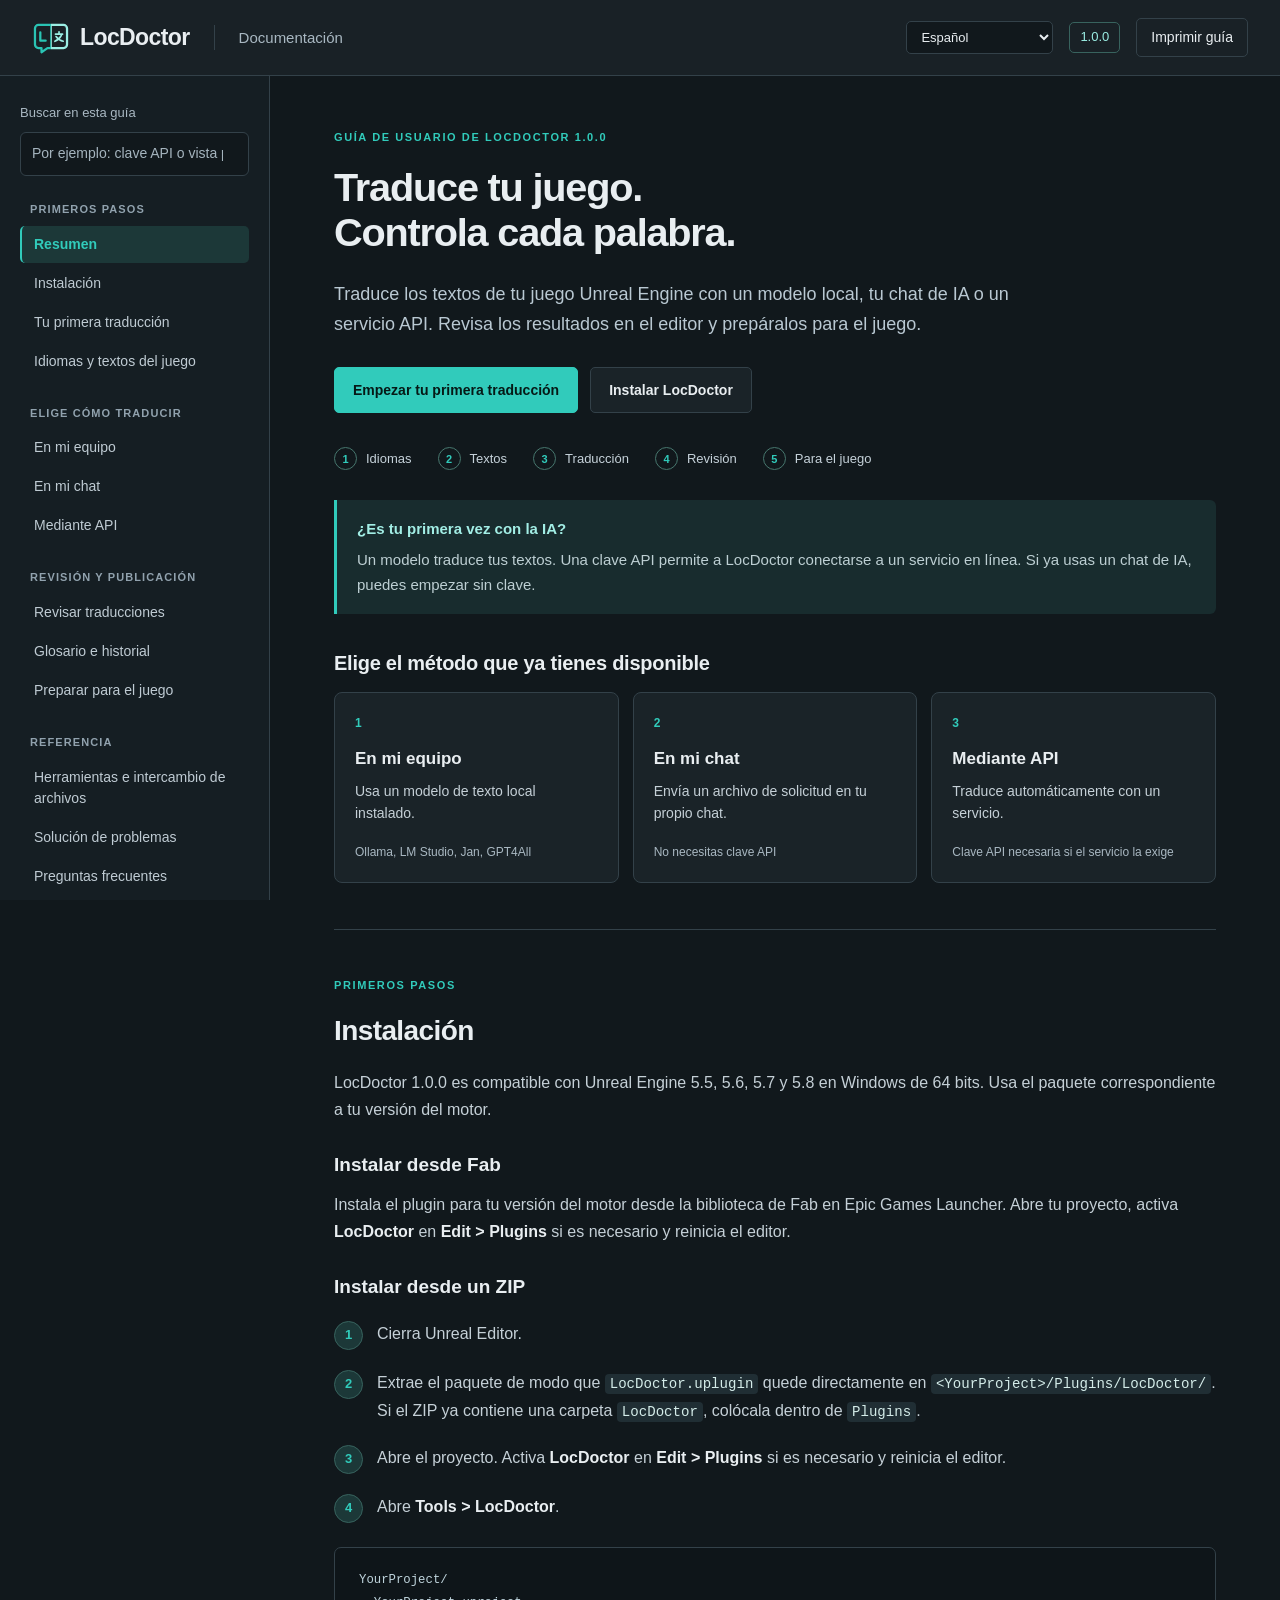
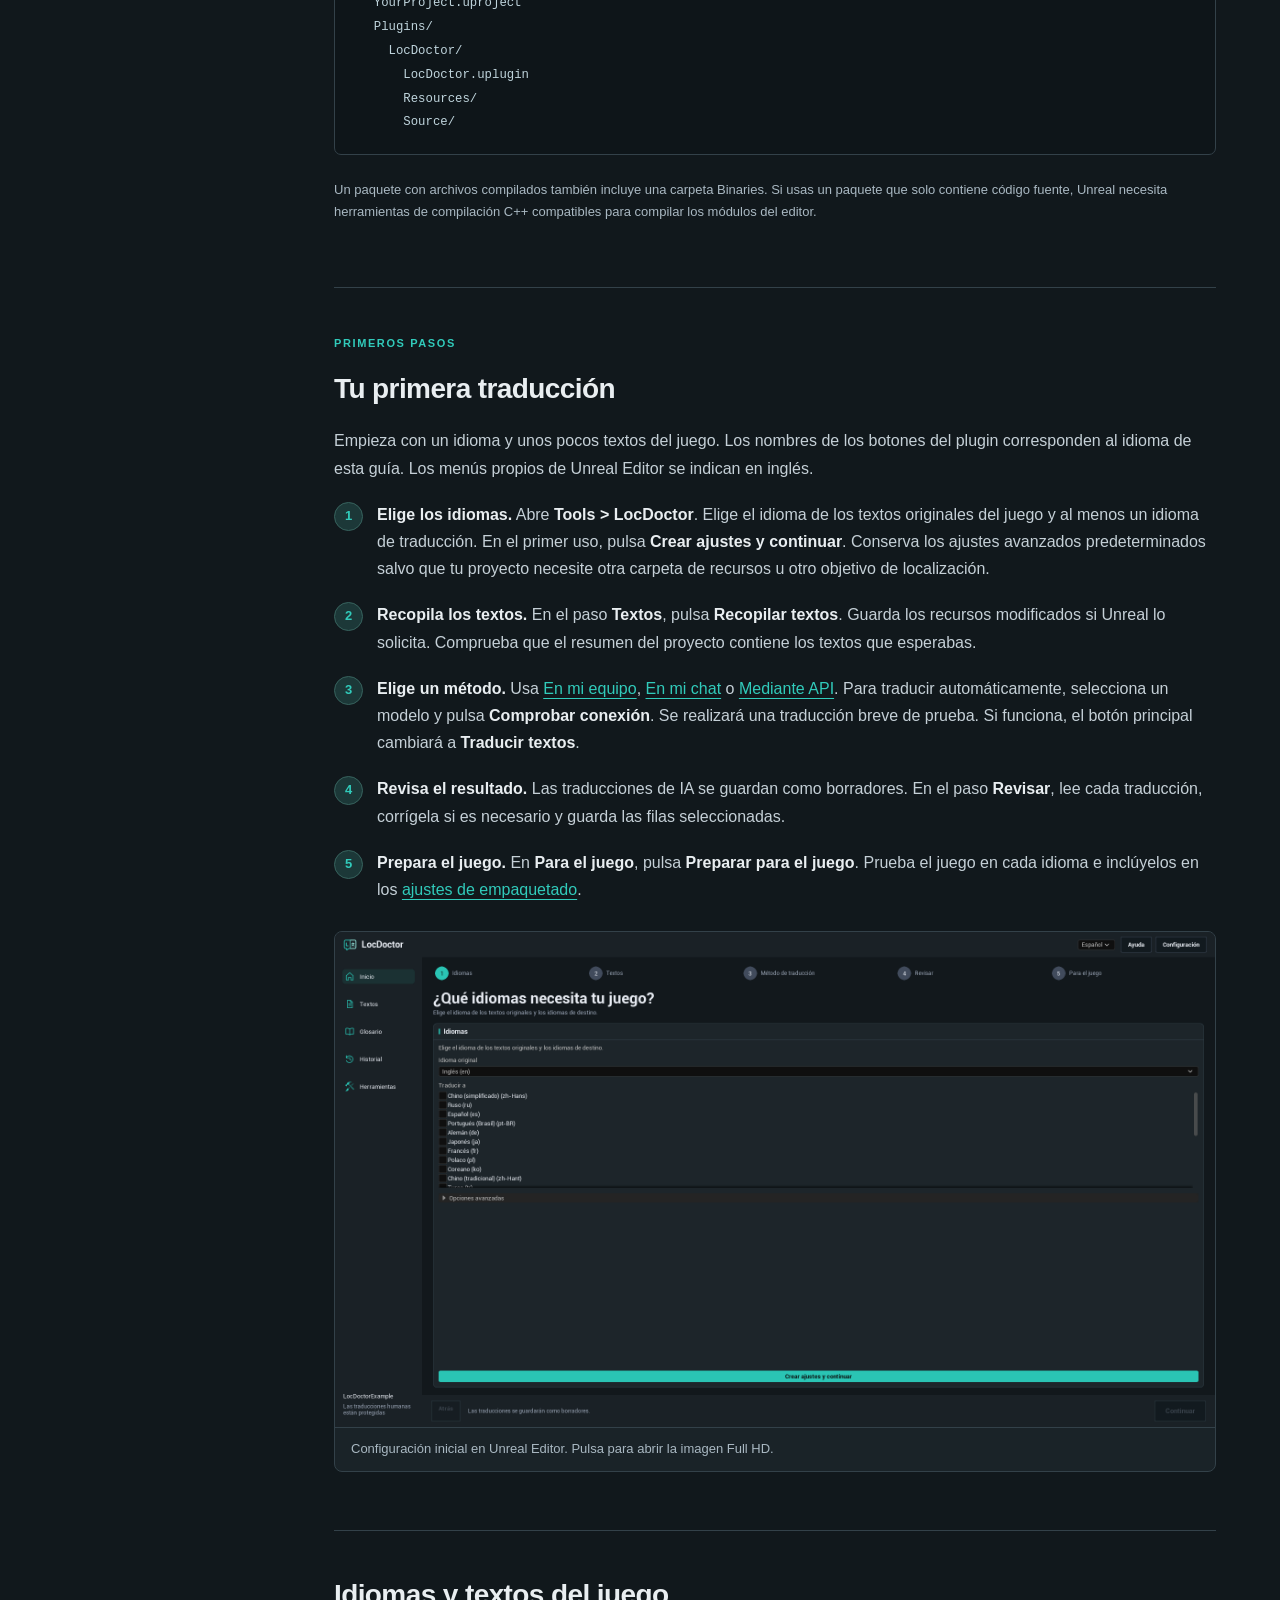
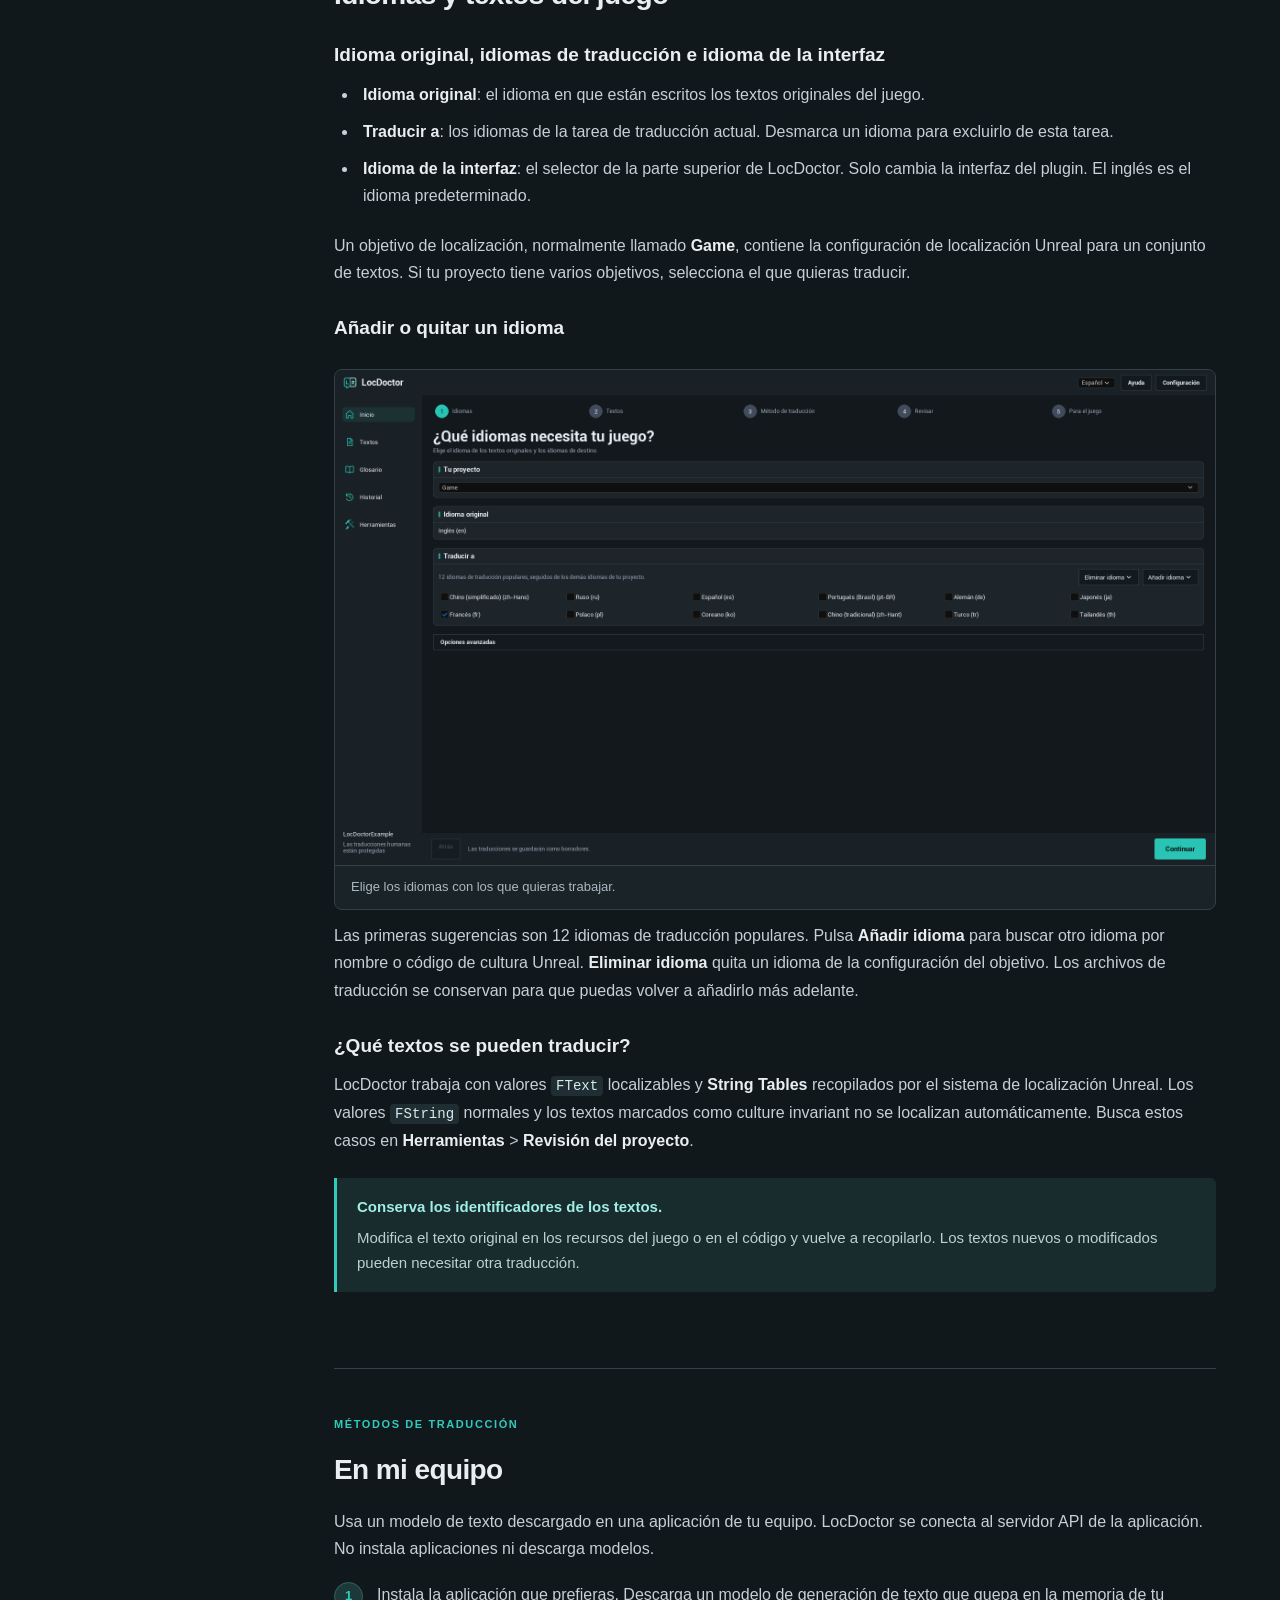
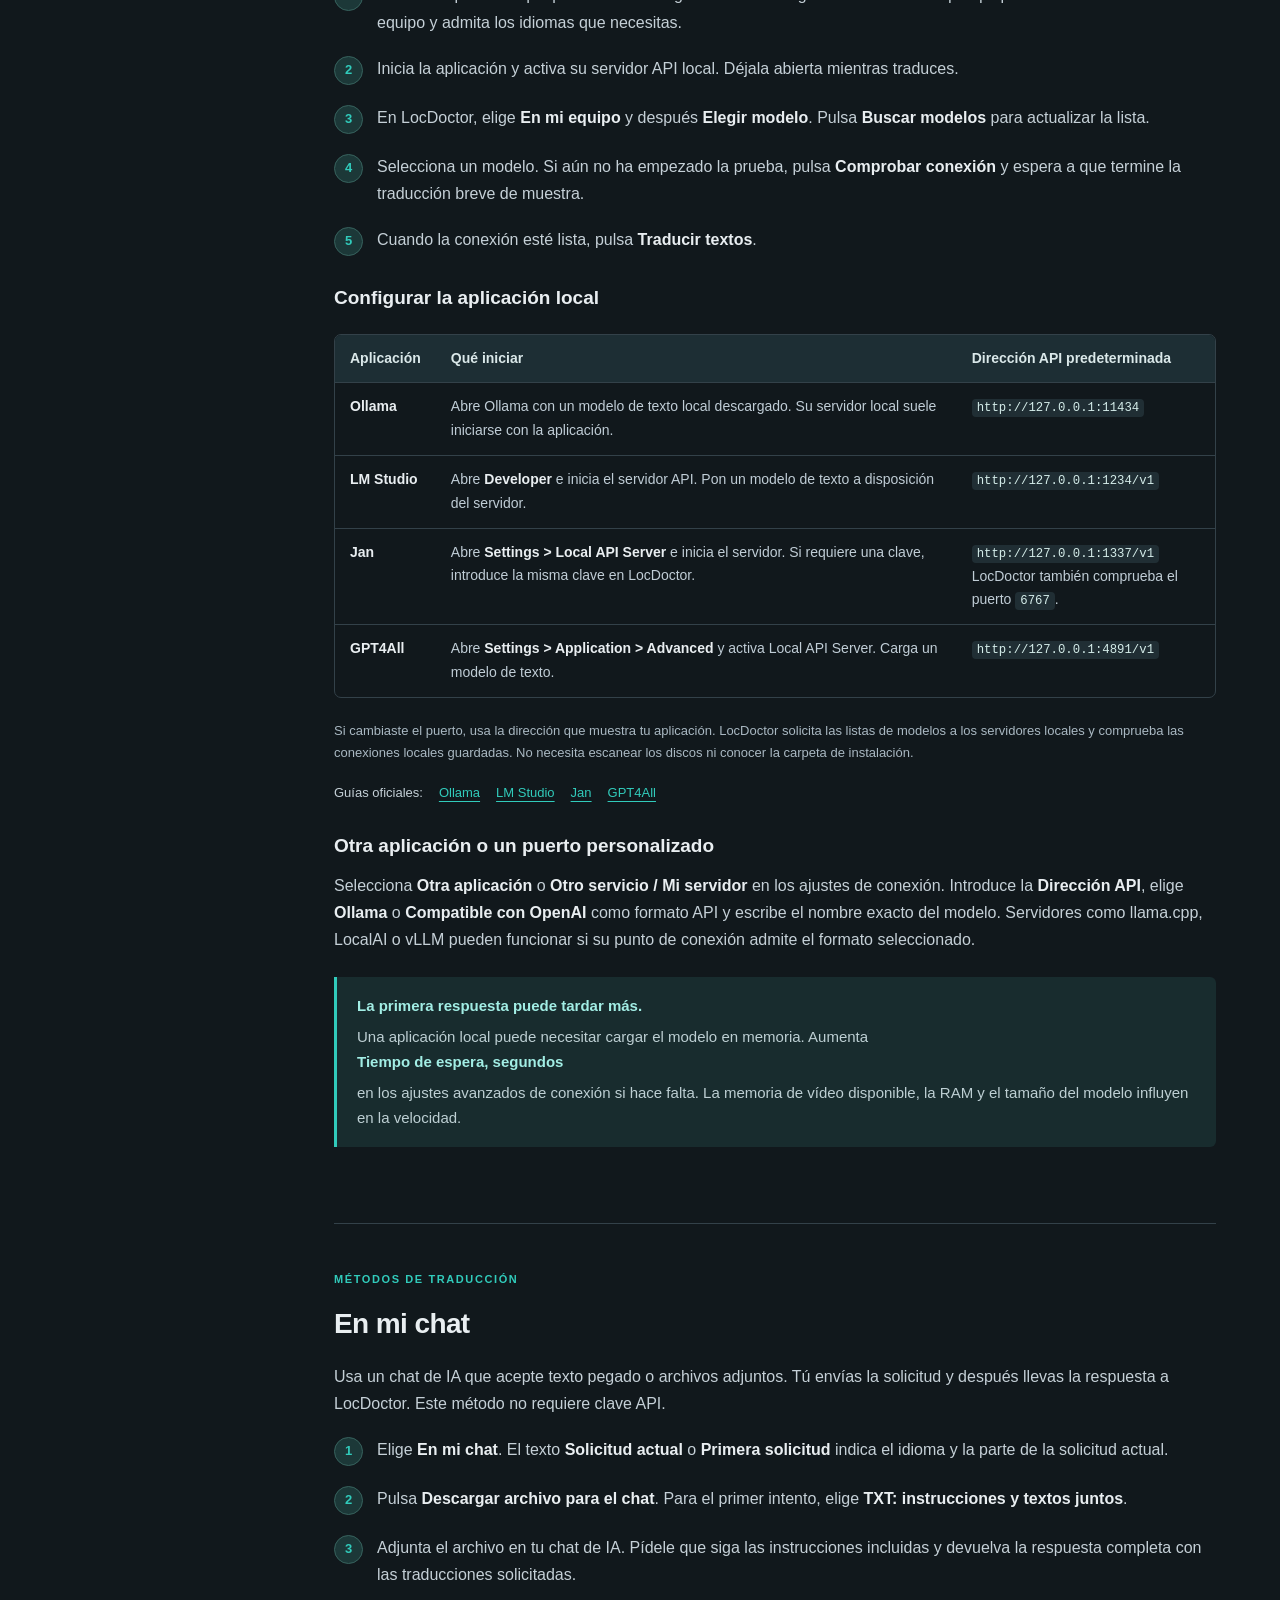
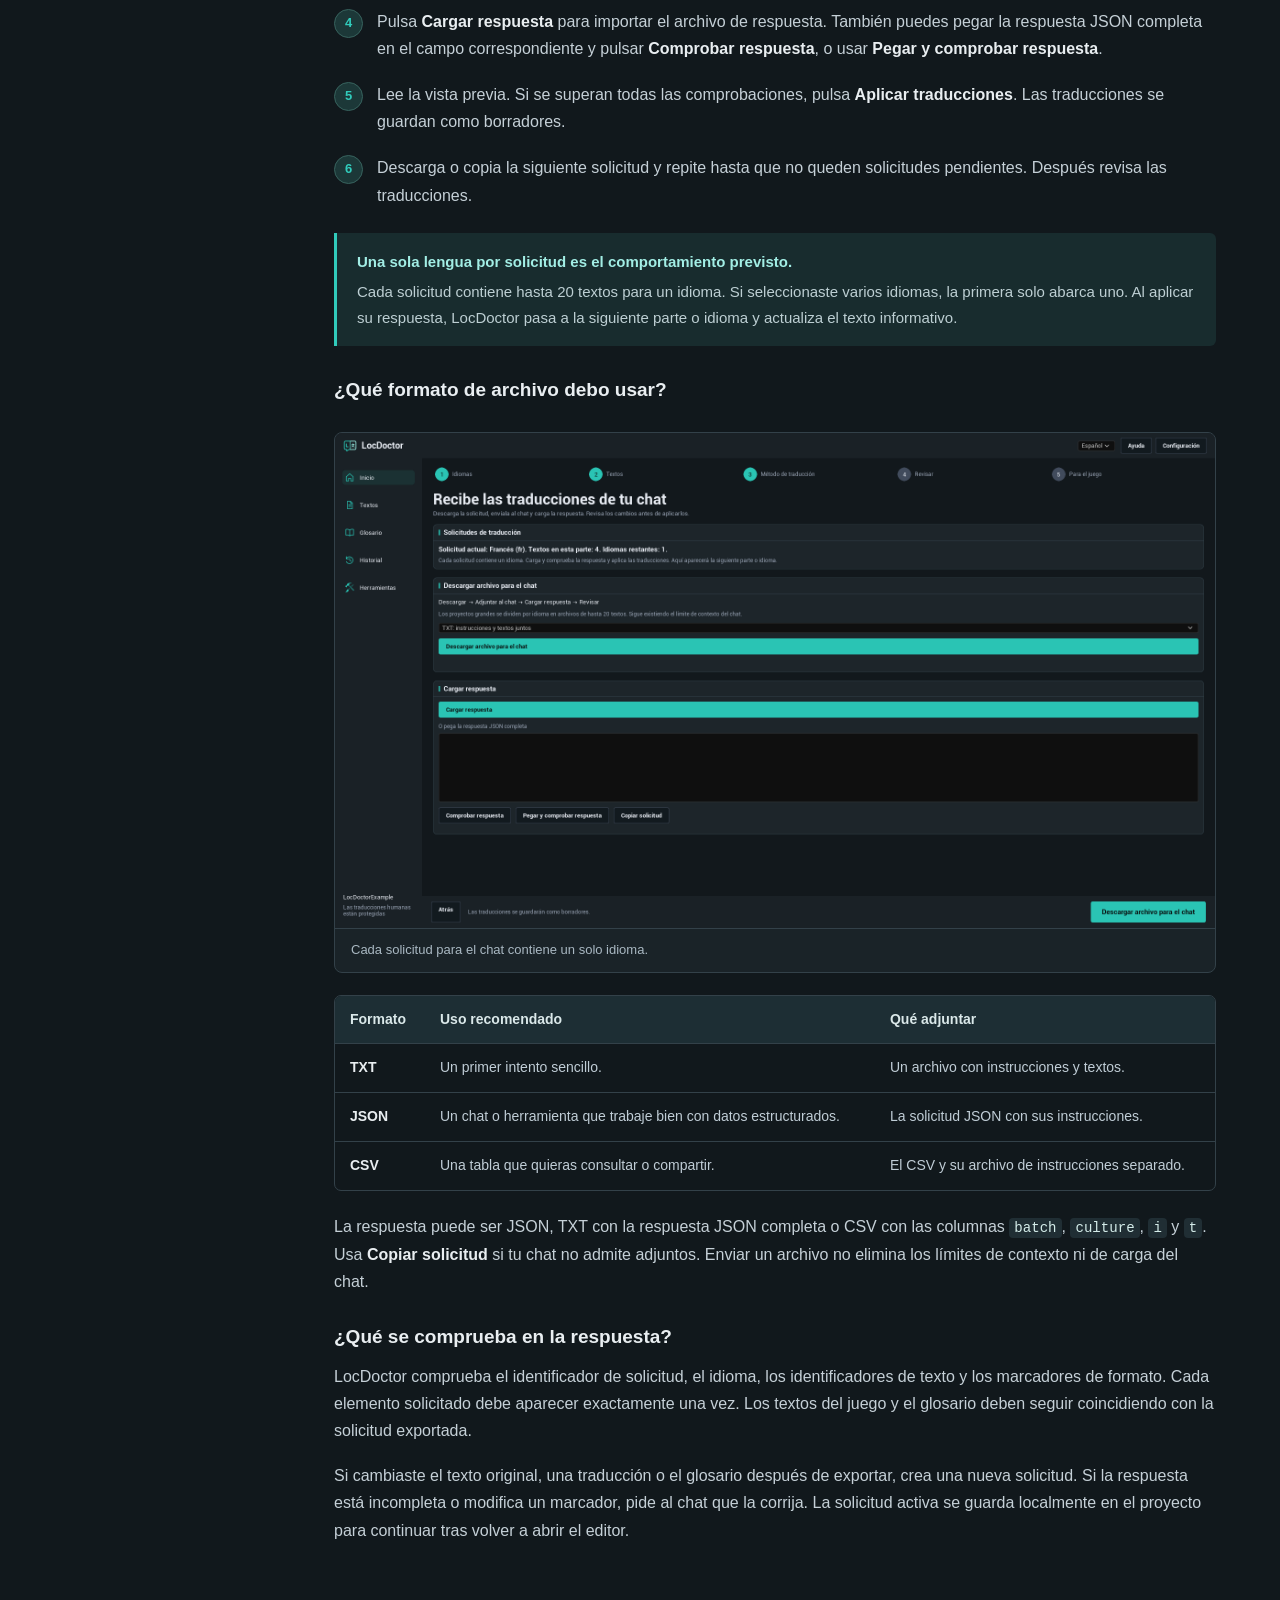
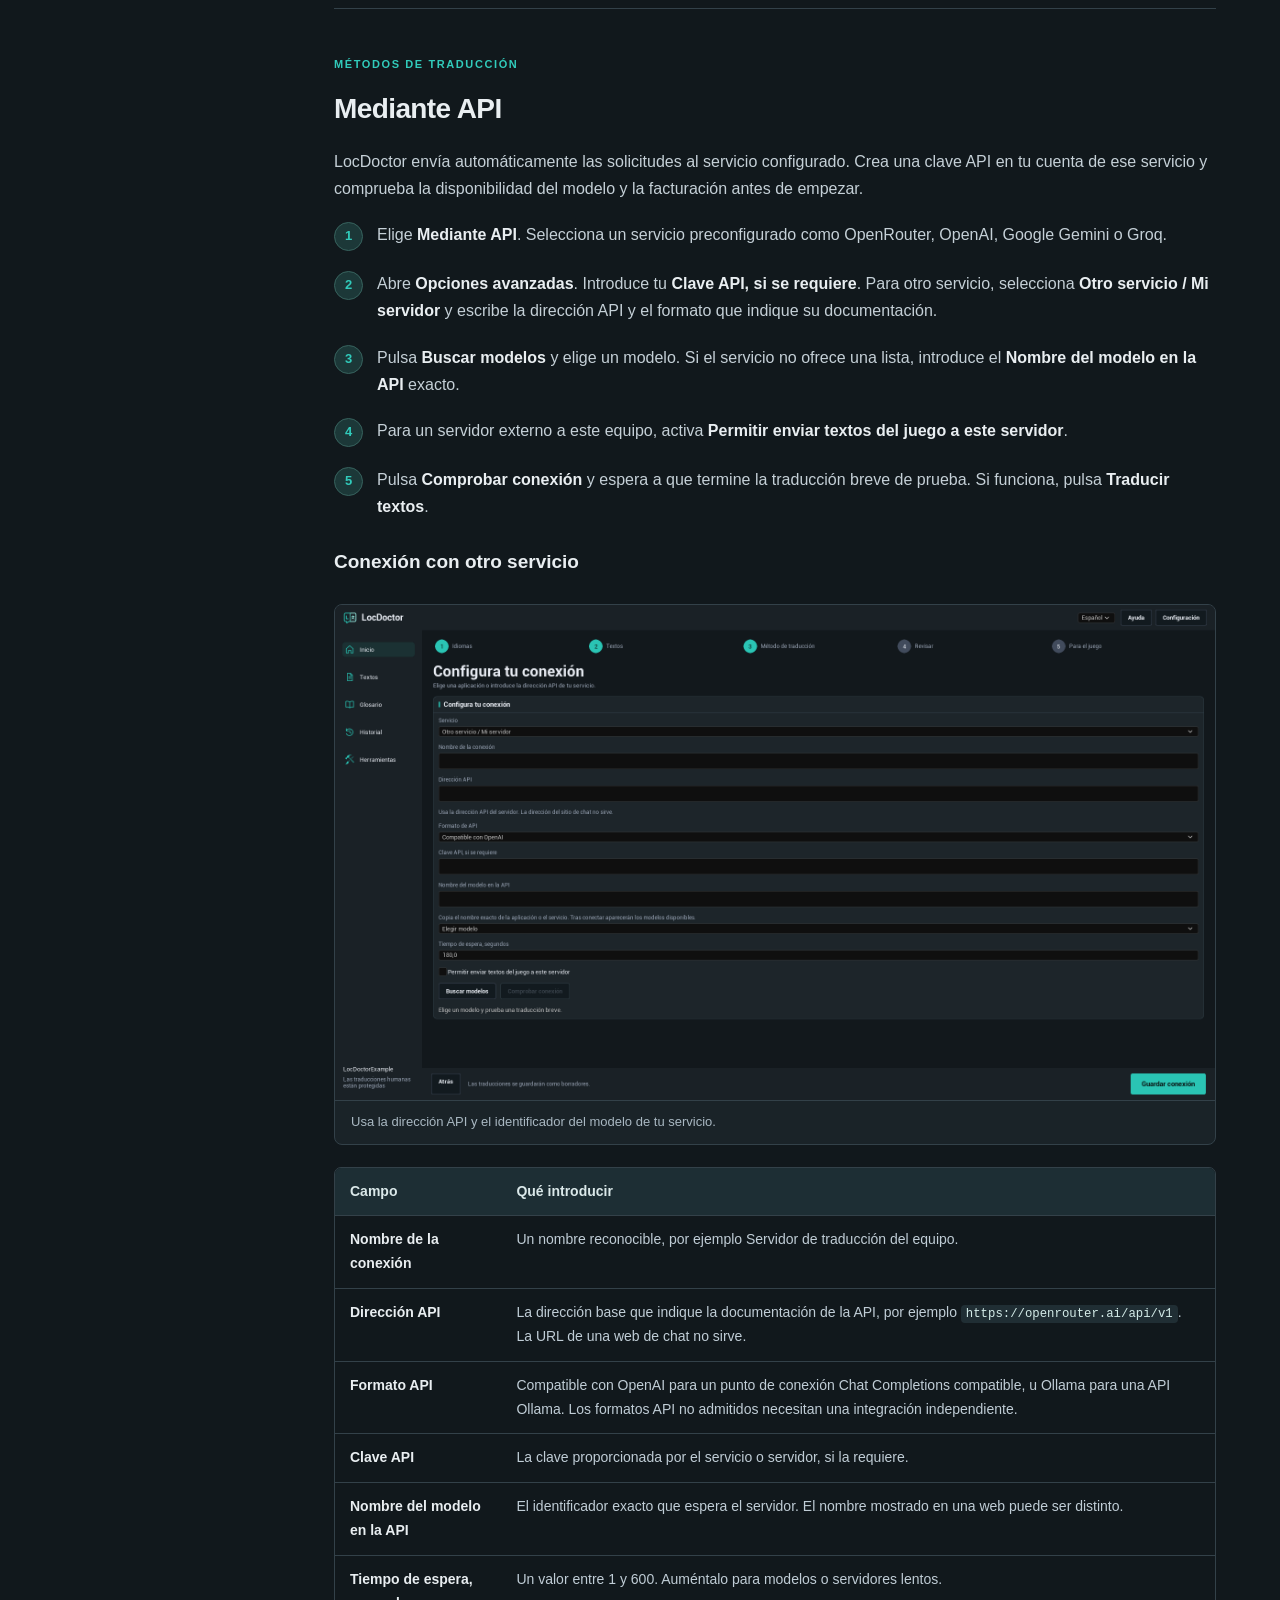
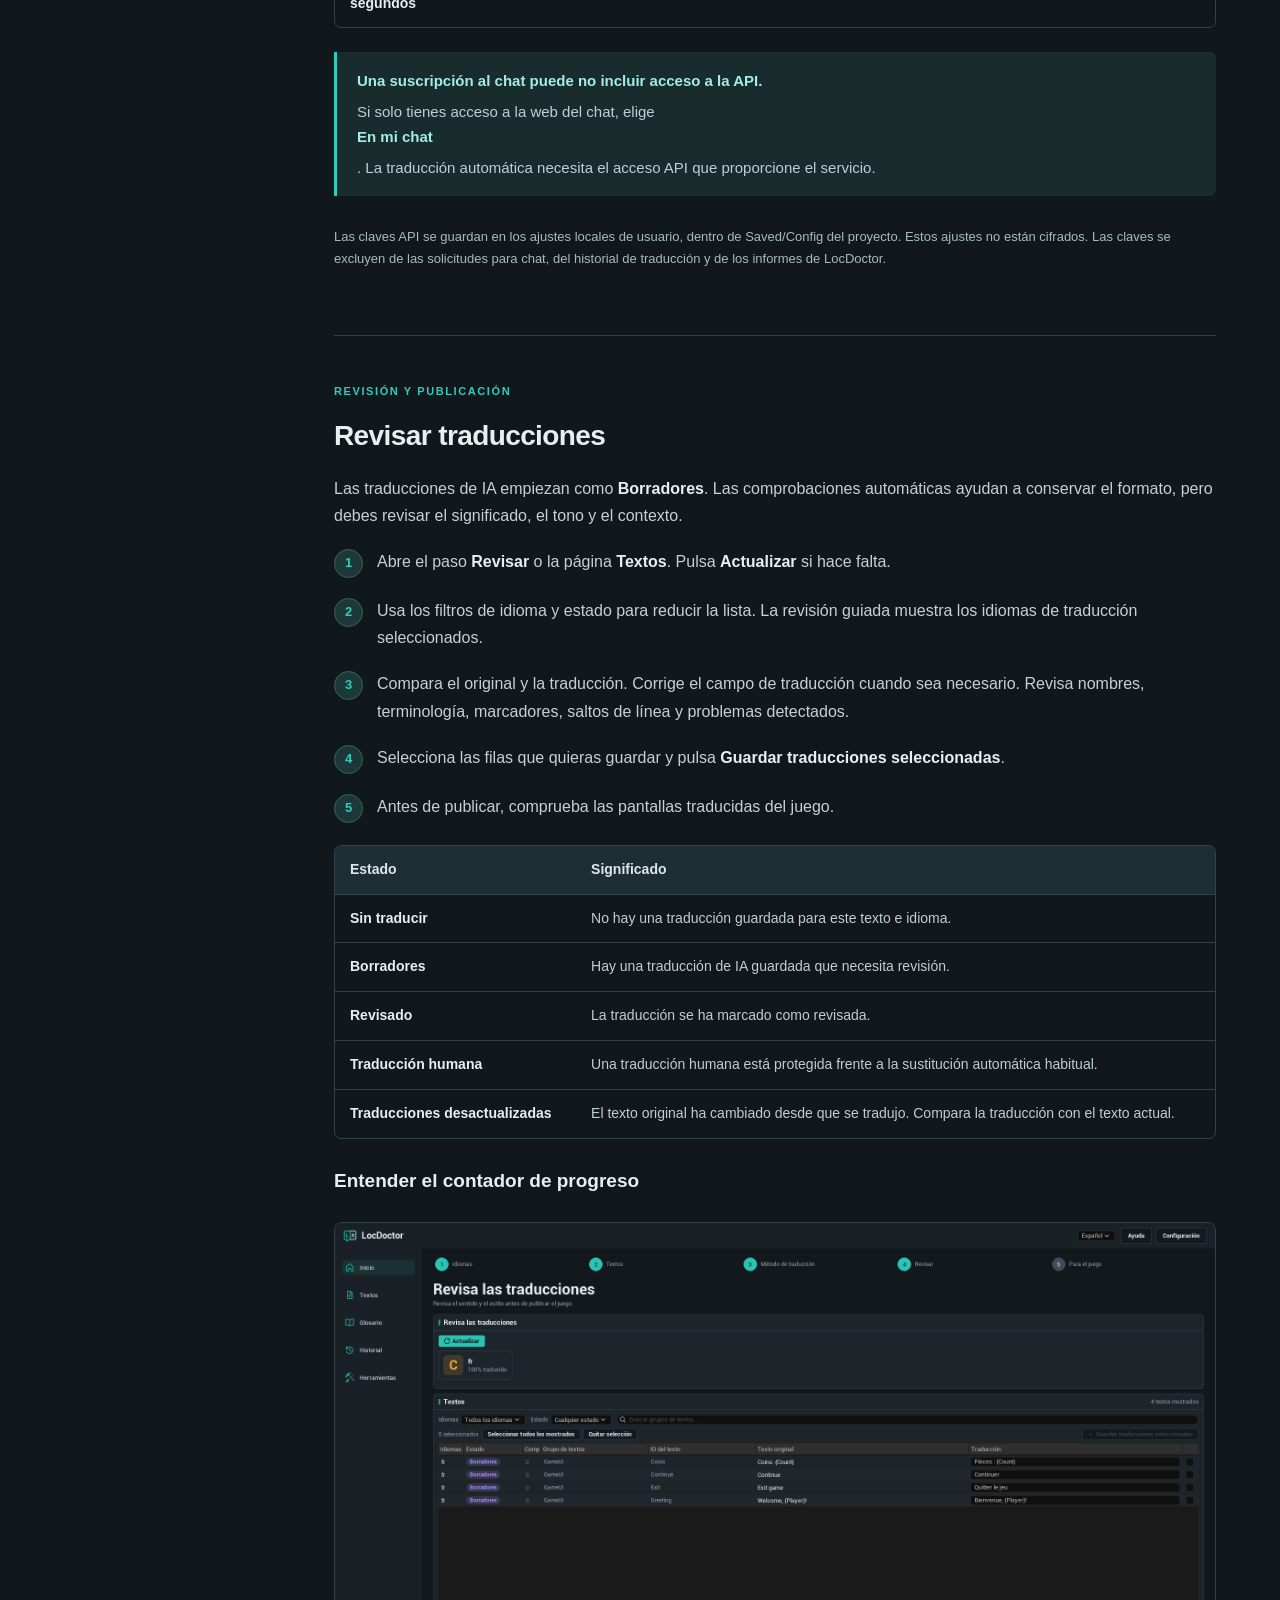
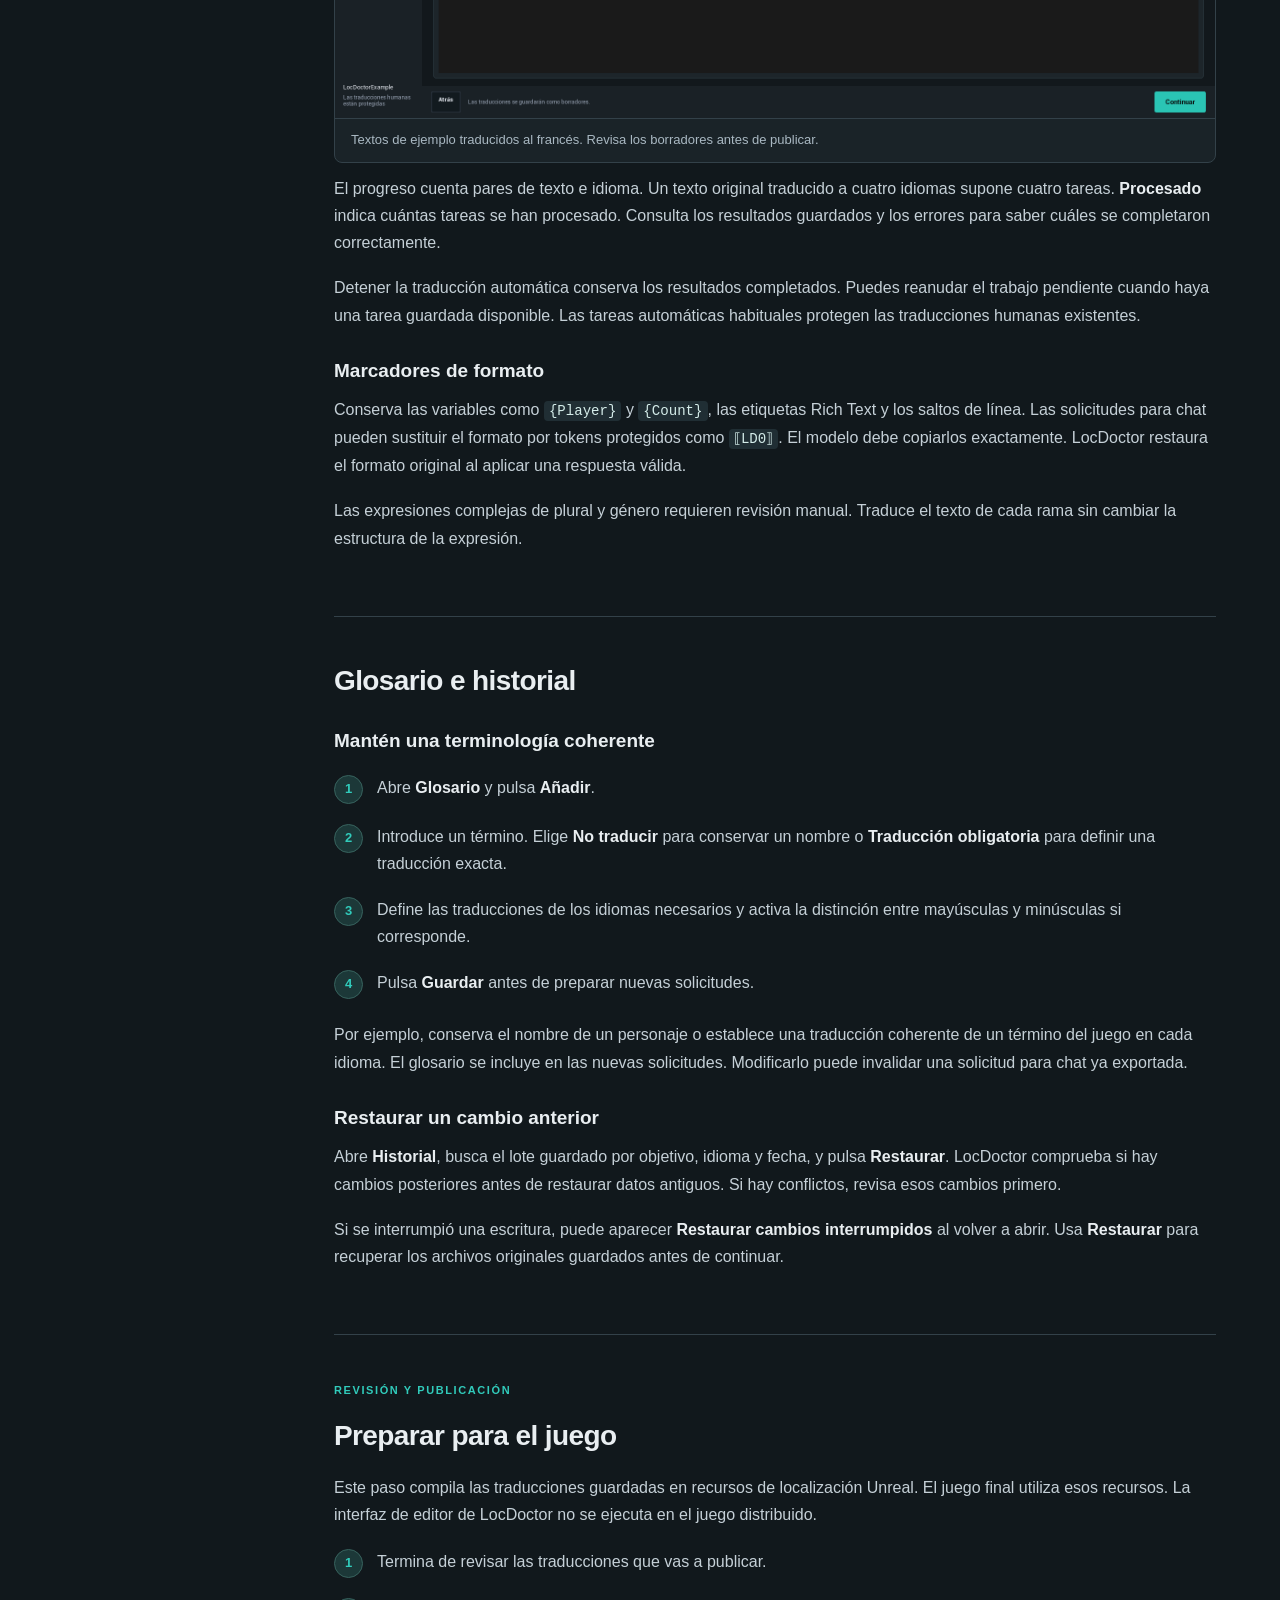
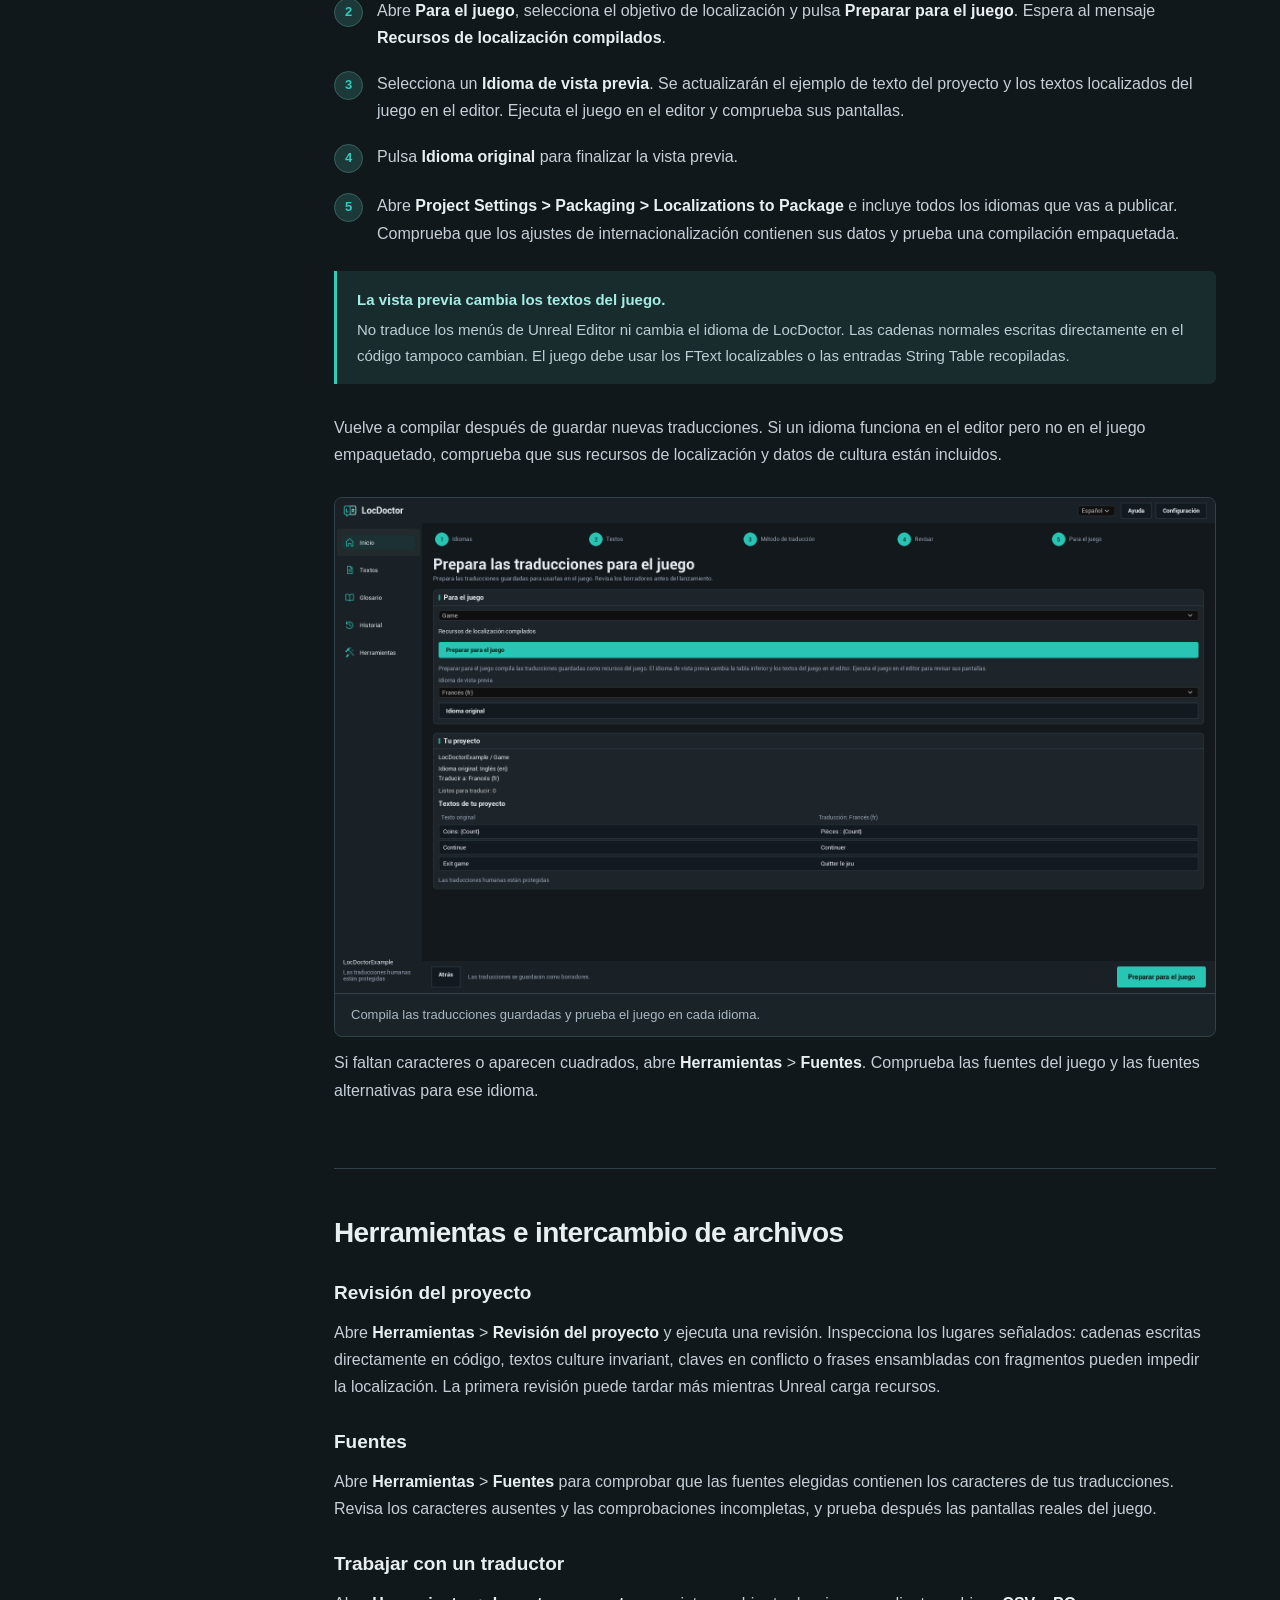
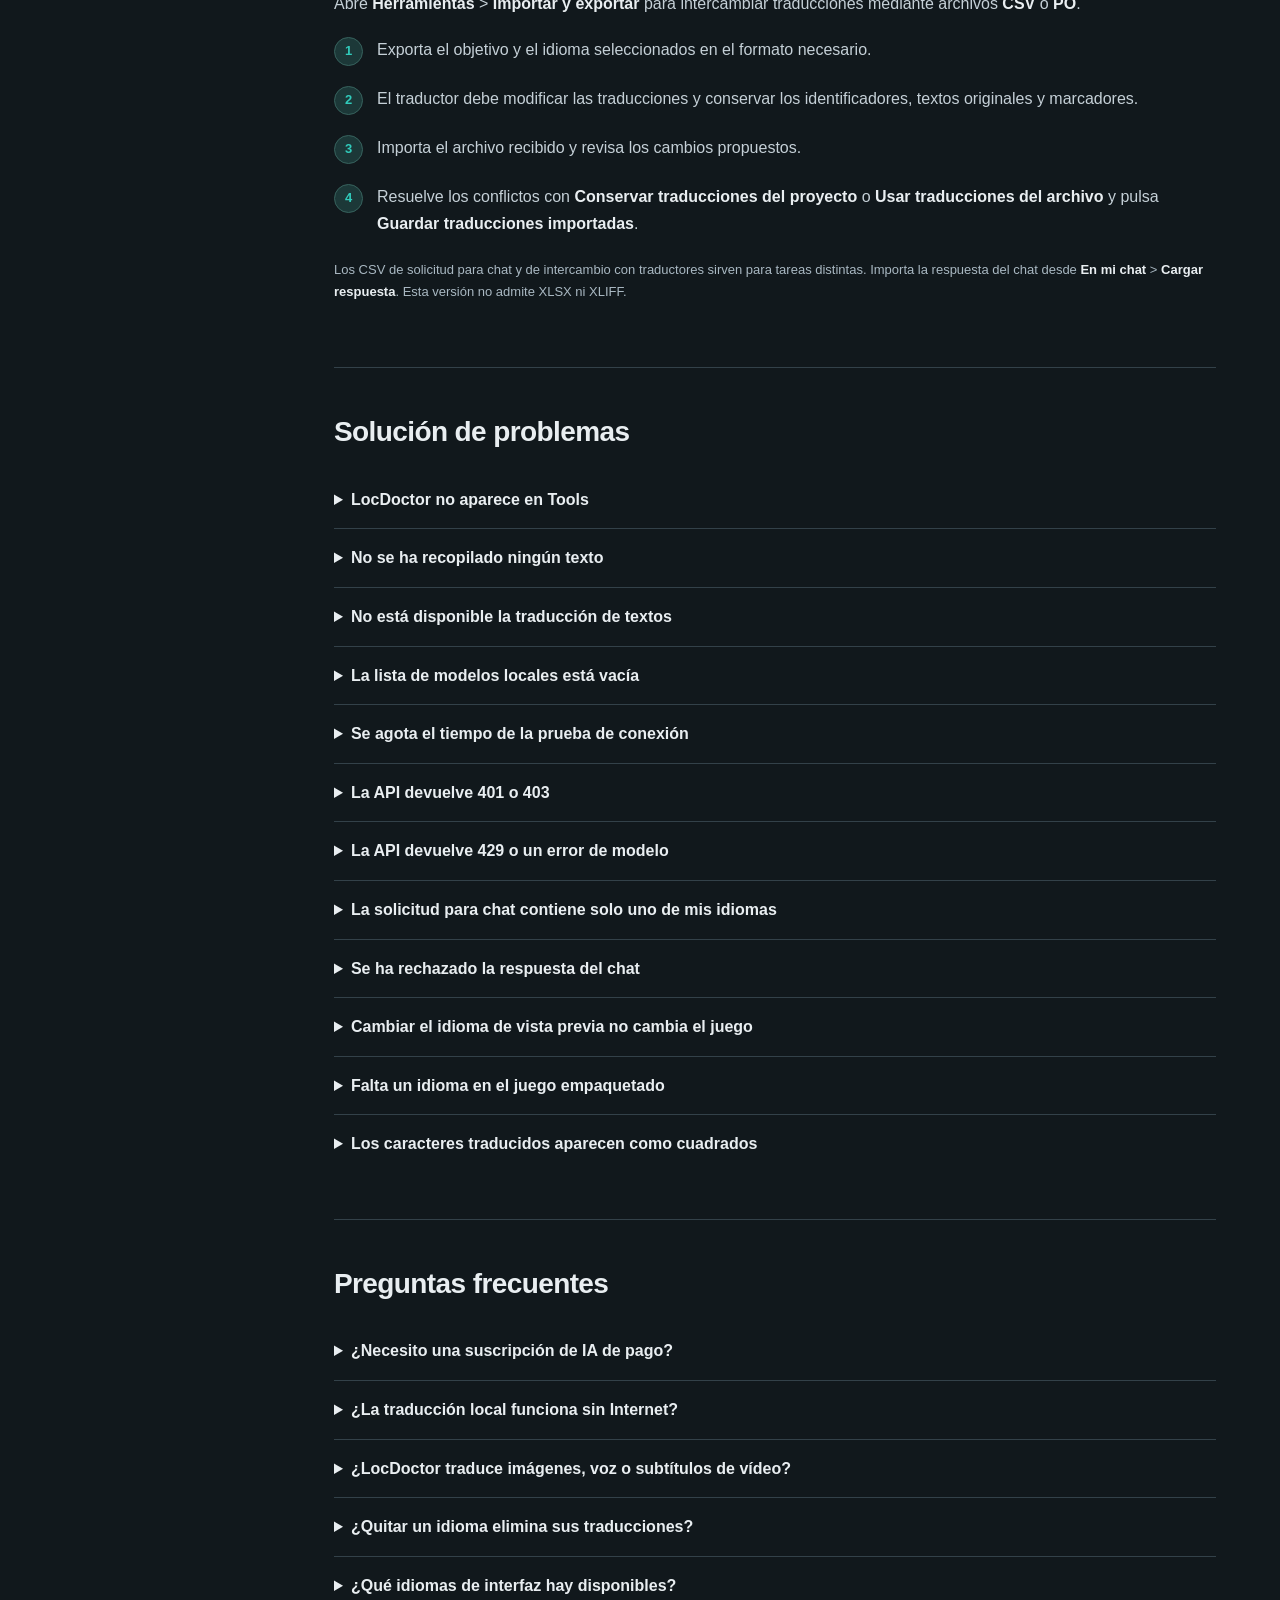
<file: es/index.html>
<!doctype html>
<html lang="es">
<head>
  <meta charset="utf-8">
  <meta name="viewport" content="width=device-width, initial-scale=1">
  <meta name="color-scheme" content="dark light">
  <meta name="site-root" content="../">
  <meta name="description" content="Aprende a instalar LocDoctor, traducir los textos de un juego Unreal Engine con un modelo local, una API o tu propio chat y preparar las traducciones para publicar el juego.">
  <title>Documentación de LocDoctor | Unreal Engine</title>
  <link rel="icon" type="image/svg+xml" href="../assets/locdoctor.svg">
  <link rel="stylesheet" href="../assets/style.css">
  <script src="../assets/app.js" defer></script>
</head>
<body data-search-one="Se ha encontrado {count} capítulo." data-search-many="Se han encontrado {count} capítulos." data-search-empty="No se han encontrado capítulos. Prueba con una búsqueda más corta.">
  <a class="skip-link" href="#main">Ir a la documentación</a>
  <header class="site-header">
    <a class="brand" href="#overview" aria-label="Inicio de la documentación de LocDoctor"><img src="../assets/locdoctor.svg" alt="" width="38" height="38"><span>LocDoctor</span></a>
    <span class="header-label">Documentación</span>
    <div class="header-actions"><label class="language-picker"><span class="visually-hidden">Idioma de la documentación</span><select id="doc-locale" aria-label="Idioma de la documentación"><option value="en">English</option><option value="zh-Hans">简体中文</option><option value="ru">Русский</option><option value="es" selected>Español</option><option value="pt-BR">Português (Brasil)</option><option value="de">Deutsch</option><option value="ja">日本語</option><option value="fr">Français</option><option value="ko">한국어</option></select></label><span class="version">1.0.0</span><button class="print-button" type="button" id="print-guide">Imprimir guía</button><button class="menu-button" type="button" id="menu-toggle" aria-controls="sidebar" aria-expanded="false">Menú</button></div>
  </header>
  <div class="site-layout">
    <aside class="sidebar" id="sidebar">
      <div class="search-box"><label for="doc-search">Buscar en esta guía</label><input id="doc-search" type="search" placeholder="Por ejemplo: clave API o vista previa" autocomplete="off" aria-controls="search-results"><div id="search-results" class="search-results" hidden></div><p class="visually-hidden" id="search-status" role="status"></p></div>
      <nav aria-label="Capítulos de la documentación">
        <p class="nav-heading">Primeros pasos</p>
        <a href="#overview" aria-current="location">Resumen</a>
        <a href="#installation">Instalación</a>
        <a href="#quick-start">Tu primera traducción</a>
        <a href="#languages">Idiomas y textos del juego</a>
        <p class="nav-heading">Elige cómo traducir</p>
        <a href="#local-models">En mi equipo</a>
        <a href="#browser-chat">En mi chat</a>
        <a href="#api">Mediante API</a>
        <p class="nav-heading">Revisión y publicación</p>
        <a href="#review">Revisar traducciones</a>
        <a href="#glossary-history">Glosario e historial</a>
        <a href="#prepare-game">Preparar para el juego</a>
        <p class="nav-heading">Referencia</p>
        <a href="#tools">Herramientas e intercambio de archivos</a>
        <a href="#troubleshooting">Solución de problemas</a>
        <a href="#faq">Preguntas frecuentes</a>
        <a href="#version">Versión y soporte</a>
      </nav>
      <div class="sidebar-footer">Unreal Engine 5.5 / 5.6 / 5.7 / 5.8<br>Windows de 64 bits</div>
    </aside>
    <main id="main" tabindex="-1">
      <section class="doc-section overview" id="overview" aria-labelledby="overview-title" data-search="getting started beginner introduction AI localization">
        <p class="eyebrow">GUÍA DE USUARIO DE LOCDOCTOR 1.0.0</p>
        <h1 id="overview-title">Traduce tu juego.<br>Controla cada palabra.</h1>
        <p class="lead">Traduce los textos de tu juego Unreal Engine con un modelo local, tu chat de IA o un servicio API. Revisa los resultados en el editor y prepáralos para el juego.</p>
        <div class="intro-actions"><a class="primary-link" href="#quick-start">Empezar tu primera traducción</a><a class="secondary-link" href="#installation">Instalar LocDoctor</a></div>
        <div class="workflow" aria-label="Los cinco pasos de la traducción"><span><b>1</b> Idiomas</span><span><b>2</b> Textos</span><span><b>3</b> Traducción</span><span><b>4</b> Revisión</span><span><b>5</b> Para el juego</span></div>
        <div class="intro-note"><strong>¿Es tu primera vez con la IA?</strong> Un modelo traduce tus textos. Una clave API permite a LocDoctor conectarse a un servicio en línea. Si ya usas un chat de IA, puedes empezar sin clave.</div>
        <h2>Elige el método que ya tienes disponible</h2>
        <div class="method-cards">
          <a href="#local-models"><span class="method-symbol" aria-hidden="true">1</span><h3>En mi equipo</h3><p>Usa un modelo de texto local instalado.</p><span>Ollama, LM Studio, Jan, GPT4All</span></a>
          <a href="#browser-chat"><span class="method-symbol" aria-hidden="true">2</span><h3>En mi chat</h3><p>Envía un archivo de solicitud en tu propio chat.</p><span>No necesitas clave API</span></a>
          <a href="#api"><span class="method-symbol" aria-hidden="true">3</span><h3>Mediante API</h3><p>Traduce automáticamente con un servicio.</p><span>Clave API necesaria si el servicio la exige</span></a>
        </div>
      </section>
      <section class="doc-section" id="installation" aria-labelledby="installation-title" data-search="install enable plugin Plugins missing modules compiler Fab zip Windows version">
        <p class="eyebrow">PRIMEROS PASOS</p><h2 id="installation-title">Instalación</h2>
        <p>LocDoctor 1.0.0 es compatible con Unreal Engine 5.5, 5.6, 5.7 y 5.8 en Windows de 64 bits. Usa el paquete correspondiente a tu versión del motor.</p>
        <h3>Instalar desde Fab</h3>
        <p>Instala el plugin para tu versión del motor desde la biblioteca de Fab en Epic Games Launcher. Abre tu proyecto, activa <strong>LocDoctor</strong> en <strong>Edit &gt; Plugins</strong> si es necesario y reinicia el editor.</p>
        <h3>Instalar desde un ZIP</h3>
        <ol class="steps"><li>Cierra Unreal Editor.</li><li>Extrae el paquete de modo que <code>LocDoctor.uplugin</code> quede directamente en <code>&lt;YourProject&gt;/Plugins/LocDoctor/</code>. Si el ZIP ya contiene una carpeta <code>LocDoctor</code>, colócala dentro de <code>Plugins</code>.</li><li>Abre el proyecto. Activa <strong>LocDoctor</strong> en <strong>Edit &gt; Plugins</strong> si es necesario y reinicia el editor.</li><li>Abre <strong>Tools &gt; LocDoctor</strong>.</li></ol>
        <pre><code>YourProject/
  YourProject.uproject
  Plugins/
    LocDoctor/
      LocDoctor.uplugin
      Resources/
      Source/</code></pre>
        <p class="small">Un paquete con archivos compilados también incluye una carpeta Binaries. Si usas un paquete que solo contiene código fuente, Unreal necesita herramientas de compilación C++ compatibles para compilar los módulos del editor.</p>
      </section>
      <section class="doc-section" id="quick-start" aria-labelledby="quick-start-title" data-search="start tutorial first translation collect texts connection drafts setup wizard">
        <p class="eyebrow">PRIMEROS PASOS</p><h2 id="quick-start-title">Tu primera traducción</h2>
        <p>Empieza con un idioma y unos pocos textos del juego. Los nombres de los botones del plugin corresponden al idioma de esta guía. Los menús propios de Unreal Editor se indican en inglés.</p>
        <ol class="steps"><li><strong>Elige los idiomas.</strong> Abre <strong>Tools &gt; LocDoctor</strong>. Elige el idioma de los textos originales del juego y al menos un idioma de traducción. En el primer uso, pulsa <strong>Crear ajustes y continuar</strong>. Conserva los ajustes avanzados predeterminados salvo que tu proyecto necesite otra carpeta de recursos u otro objetivo de localización.</li><li><strong>Recopila los textos.</strong> En el paso <strong>Textos</strong>, pulsa <strong>Recopilar textos</strong>. Guarda los recursos modificados si Unreal lo solicita. Comprueba que el resumen del proyecto contiene los textos que esperabas.</li><li><strong>Elige un método.</strong> Usa <a href="#local-models">En mi equipo</a>, <a href="#browser-chat">En mi chat</a> o <a href="#api">Mediante API</a>. Para traducir automáticamente, selecciona un modelo y pulsa <strong>Comprobar conexión</strong>. Se realizará una traducción breve de prueba. Si funciona, el botón principal cambiará a <strong>Traducir textos</strong>.</li><li><strong>Revisa el resultado.</strong> Las traducciones de IA se guardan como borradores. En el paso <strong>Revisar</strong>, lee cada traducción, corrígela si es necesario y guarda las filas seleccionadas.</li><li><strong>Prepara el juego.</strong> En <strong>Para el juego</strong>, pulsa <strong>Preparar para el juego</strong>. Prueba el juego en cada idioma e inclúyelos en los <a href="#prepare-game">ajustes de empaquetado</a>.</li></ol>
        <figure class="screenshot"><a href="../assets/screens/es/first-run.png" target="_blank" rel="noopener" aria-label="Abrir la captura de configuración a tamaño completo"><img src="../assets/screens/es/first-run.png" width="1920" height="1080" alt="Configuración inicial de LocDoctor con selección del idioma original y los idiomas de traducción." loading="lazy"></a><figcaption>Configuración inicial en Unreal Editor. Pulsa para abrir la imagen Full HD.</figcaption></figure>
      </section>
      <section class="doc-section" id="languages" aria-labelledby="languages-title" data-search="source original target language add remove FText FString String Table localization gather empty Chinese English Spanish">
        <h2 id="languages-title">Idiomas y textos del juego</h2>
        <h3>Idioma original, idiomas de traducción e idioma de la interfaz</h3>
        <ul><li><strong>Idioma original</strong>: el idioma en que están escritos los textos originales del juego.</li><li><strong>Traducir a</strong>: los idiomas de la tarea de traducción actual. Desmarca un idioma para excluirlo de esta tarea.</li><li><strong>Idioma de la interfaz</strong>: el selector de la parte superior de LocDoctor. Solo cambia la interfaz del plugin. El inglés es el idioma predeterminado.</li></ul>
        <p>Un objetivo de localización, normalmente llamado <strong>Game</strong>, contiene la configuración de localización Unreal para un conjunto de textos. Si tu proyecto tiene varios objetivos, selecciona el que quieras traducir.</p>
        <h3>Añadir o quitar un idioma</h3>
        <figure class="screenshot"><a href="../assets/screens/es/languages.png" target="_blank" rel="noopener"><img src="../assets/screens/es/languages.png" width="1920" height="1080" alt="El paso Idiomas con los idiomas de traducción y las opciones para añadirlos o quitarlos." loading="lazy"></a><figcaption>Elige los idiomas con los que quieras trabajar.</figcaption></figure>
        <p>Las primeras sugerencias son 12 idiomas de traducción populares. Pulsa <strong>Añadir idioma</strong> para buscar otro idioma por nombre o código de cultura Unreal. <strong>Eliminar idioma</strong> quita un idioma de la configuración del objetivo. Los archivos de traducción se conservan para que puedas volver a añadirlo más adelante.</p>
        <h3>¿Qué textos se pueden traducir?</h3>
        <p>LocDoctor trabaja con valores <code>FText</code> localizables y <strong>String Tables</strong> recopilados por el sistema de localización Unreal. Los valores <code>FString</code> normales y los textos marcados como culture invariant no se localizan automáticamente. Busca estos casos en <strong>Herramientas</strong> &gt; <strong>Revisión del proyecto</strong>.</p>
        <div class="callout"><strong>Conserva los identificadores de los textos.</strong> Modifica el texto original en los recursos del juego o en el código y vuelve a recopilarlo. Los textos nuevos o modificados pueden necesitar otra traducción.</div>
      </section>
      <section class="doc-section" id="local-models" aria-labelledby="local-title" data-search="Ollama LM Studio Jan GPT4All local model server port GPU RAM memory installation discover custom llama.cpp LocalAI vLLM">
        <p class="eyebrow">MÉTODOS DE TRADUCCIÓN</p><h2 id="local-title">En mi equipo</h2>
        <p>Usa un modelo de texto descargado en una aplicación de tu equipo. LocDoctor se conecta al servidor API de la aplicación. No instala aplicaciones ni descarga modelos.</p>
        <ol class="steps"><li>Instala la aplicación que prefieras. Descarga un modelo de generación de texto que quepa en la memoria de tu equipo y admita los idiomas que necesitas.</li><li>Inicia la aplicación y activa su servidor API local. Déjala abierta mientras traduces.</li><li>En LocDoctor, elige <strong>En mi equipo</strong> y después <strong>Elegir modelo</strong>. Pulsa <strong>Buscar modelos</strong> para actualizar la lista.</li><li>Selecciona un modelo. Si aún no ha empezado la prueba, pulsa <strong>Comprobar conexión</strong> y espera a que termine la traducción breve de muestra.</li><li>Cuando la conexión esté lista, pulsa <strong>Traducir textos</strong>.</li></ol>
        <h3>Configurar la aplicación local</h3>
        <div class="table-scroll"><table><caption>Configuración de aplicaciones locales y direcciones predeterminadas que comprueba LocDoctor</caption><thead><tr><th>Aplicación</th><th>Qué iniciar</th><th>Dirección API predeterminada</th></tr></thead><tbody>
          <tr><td>Ollama</td><td>Abre Ollama con un modelo de texto local descargado. Su servidor local suele iniciarse con la aplicación.</td><td><code>http://127.0.0.1:11434</code></td></tr>
          <tr><td>LM Studio</td><td>Abre <strong>Developer</strong> e inicia el servidor API. Pon un modelo de texto a disposición del servidor.</td><td><code>http://127.0.0.1:1234/v1</code></td></tr>
          <tr><td>Jan</td><td>Abre <strong>Settings &gt; Local API Server</strong> e inicia el servidor. Si requiere una clave, introduce la misma clave en LocDoctor.</td><td><code>http://127.0.0.1:1337/v1</code><br>LocDoctor también comprueba el puerto <code>6767</code>.</td></tr>
          <tr><td>GPT4All</td><td>Abre <strong>Settings &gt; Application &gt; Advanced</strong> y activa Local API Server. Carga un modelo de texto.</td><td><code>http://127.0.0.1:4891/v1</code></td></tr>
        </tbody></table></div>
        <p class="small">Si cambiaste el puerto, usa la dirección que muestra tu aplicación. LocDoctor solicita las listas de modelos a los servidores locales y comprueba las conexiones locales guardadas. No necesita escanear los discos ni conocer la carpeta de instalación.</p>
        <p class="reference-links">Guías oficiales: <a href="https://docs.ollama.com/quickstart">Ollama</a><a href="https://lmstudio.ai/docs/developer/core/server">LM Studio</a><a href="https://jan.ai/docs/local-api">Jan</a><a href="https://docs.gpt4all.io/gpt4all_api_server/home.html">GPT4All</a></p>
        <h3>Otra aplicación o un puerto personalizado</h3>
        <p>Selecciona <strong>Otra aplicación</strong> o <strong>Otro servicio / Mi servidor</strong> en los ajustes de conexión. Introduce la <strong>Dirección API</strong>, elige <strong>Ollama</strong> o <strong>Compatible con OpenAI</strong> como formato API y escribe el nombre exacto del modelo. Servidores como llama.cpp, LocalAI o vLLM pueden funcionar si su punto de conexión admite el formato seleccionado.</p>
        <div class="callout"><strong>La primera respuesta puede tardar más.</strong> Una aplicación local puede necesitar cargar el modelo en memoria. Aumenta <strong>Tiempo de espera, segundos</strong> en los ajustes avanzados de conexión si hace falta. La memoria de vídeo disponible, la RAM y el tamaño del modelo influyen en la velocidad.</div>
      </section>
      <section class="doc-section" id="browser-chat" aria-labelledby="chat-title" data-search="ChatGPT Claude Gemini browser chat subscription clipboard TXT JSON CSV file batch Arabic one language missing reply placeholders tokens copy request load response">
        <p class="eyebrow">MÉTODOS DE TRADUCCIÓN</p><h2 id="chat-title">En mi chat</h2>
        <p>Usa un chat de IA que acepte texto pegado o archivos adjuntos. Tú envías la solicitud y después llevas la respuesta a LocDoctor. Este método no requiere clave API.</p>
        <ol class="steps"><li>Elige <strong>En mi chat</strong>. El texto <strong>Solicitud actual</strong> o <strong>Primera solicitud</strong> indica el idioma y la parte de la solicitud actual.</li><li>Pulsa <strong>Descargar archivo para el chat</strong>. Para el primer intento, elige <strong>TXT: instrucciones y textos juntos</strong>.</li><li>Adjunta el archivo en tu chat de IA. Pídele que siga las instrucciones incluidas y devuelva la respuesta completa con las traducciones solicitadas.</li><li>Pulsa <strong>Cargar respuesta</strong> para importar el archivo de respuesta. También puedes pegar la respuesta JSON completa en el campo correspondiente y pulsar <strong>Comprobar respuesta</strong>, o usar <strong>Pegar y comprobar respuesta</strong>.</li><li>Lee la vista previa. Si se superan todas las comprobaciones, pulsa <strong>Aplicar traducciones</strong>. Las traducciones se guardan como borradores.</li><li>Descarga o copia la siguiente solicitud y repite hasta que no queden solicitudes pendientes. Después revisa las traducciones.</li></ol>
        <div class="callout"><strong>Una sola lengua por solicitud es el comportamiento previsto.</strong> Cada solicitud contiene hasta 20 textos para un idioma. Si seleccionaste varios idiomas, la primera solo abarca uno. Al aplicar su respuesta, LocDoctor pasa a la siguiente parte o idioma y actualiza el texto informativo.</div>
        <h3>¿Qué formato de archivo debo usar?</h3>
        <figure class="screenshot"><a href="../assets/screens/es/chat-request.png" target="_blank" rel="noopener"><img src="../assets/screens/es/chat-request.png" width="1920" height="1080" alt="La página de intercambio con el chat muestra el idioma de la solicitud, el formato de archivo y los controles para la respuesta." loading="lazy"></a><figcaption>Cada solicitud para el chat contiene un solo idioma.</figcaption></figure>
        <div class="table-scroll"><table><caption>Formatos de archivo para las solicitudes del chat</caption><thead><tr><th>Formato</th><th>Uso recomendado</th><th>Qué adjuntar</th></tr></thead><tbody><tr><td>TXT</td><td>Un primer intento sencillo.</td><td>Un archivo con instrucciones y textos.</td></tr><tr><td>JSON</td><td>Un chat o herramienta que trabaje bien con datos estructurados.</td><td>La solicitud JSON con sus instrucciones.</td></tr><tr><td>CSV</td><td>Una tabla que quieras consultar o compartir.</td><td>El CSV y su archivo de instrucciones separado.</td></tr></tbody></table></div>
        <p>La respuesta puede ser JSON, TXT con la respuesta JSON completa o CSV con las columnas <code>batch</code>, <code>culture</code>, <code>i</code> y <code>t</code>. Usa <strong>Copiar solicitud</strong> si tu chat no admite adjuntos. Enviar un archivo no elimina los límites de contexto ni de carga del chat.</p>
        <h3>¿Qué se comprueba en la respuesta?</h3>
        <p>LocDoctor comprueba el identificador de solicitud, el idioma, los identificadores de texto y los marcadores de formato. Cada elemento solicitado debe aparecer exactamente una vez. Los textos del juego y el glosario deben seguir coincidiendo con la solicitud exportada.</p>
        <p>Si cambiaste el texto original, una traducción o el glosario después de exportar, crea una nueva solicitud. Si la respuesta está incompleta o modifica un marcador, pide al chat que la corrija. La solicitud activa se guarda localmente en el proyecto para continuar tras volver a abrir el editor.</p>
      </section>
      <section class="doc-section" id="api" aria-labelledby="api-title" data-search="API OpenRouter OpenAI Google Gemini Groq custom own server endpoint URL key authentication billing subscription token error connection model ID">
        <p class="eyebrow">MÉTODOS DE TRADUCCIÓN</p><h2 id="api-title">Mediante API</h2>
        <p>LocDoctor envía automáticamente las solicitudes al servicio configurado. Crea una clave API en tu cuenta de ese servicio y comprueba la disponibilidad del modelo y la facturación antes de empezar.</p>
        <ol class="steps"><li>Elige <strong>Mediante API</strong>. Selecciona un servicio preconfigurado como OpenRouter, OpenAI, Google Gemini o Groq.</li><li>Abre <strong>Opciones avanzadas</strong>. Introduce tu <strong>Clave API, si se requiere</strong>. Para otro servicio, selecciona <strong>Otro servicio / Mi servidor</strong> y escribe la dirección API y el formato que indique su documentación.</li><li>Pulsa <strong>Buscar modelos</strong> y elige un modelo. Si el servicio no ofrece una lista, introduce el <strong>Nombre del modelo en la API</strong> exacto.</li><li>Para un servidor externo a este equipo, activa <strong>Permitir enviar textos del juego a este servidor</strong>.</li><li>Pulsa <strong>Comprobar conexión</strong> y espera a que termine la traducción breve de prueba. Si funciona, pulsa <strong>Traducir textos</strong>.</li></ol>
        <h3>Conexión con otro servicio</h3>
        <figure class="screenshot"><a href="../assets/screens/es/connection.png" target="_blank" rel="noopener"><img src="../assets/screens/es/connection.png" width="1920" height="1080" alt="Ajustes de conexión con los campos de dirección API, formato, clave y modelo." loading="lazy"></a><figcaption>Usa la dirección API y el identificador del modelo de tu servicio.</figcaption></figure>
        <div class="table-scroll"><table><caption>Campos de una conexión API personalizada</caption><thead><tr><th>Campo</th><th>Qué introducir</th></tr></thead><tbody><tr><td>Nombre de la conexión</td><td>Un nombre reconocible, por ejemplo Servidor de traducción del equipo.</td></tr><tr><td>Dirección API</td><td>La dirección base que indique la documentación de la API, por ejemplo <code>https://openrouter.ai/api/v1</code>. La URL de una web de chat no sirve.</td></tr><tr><td>Formato API</td><td>Compatible con OpenAI para un punto de conexión Chat Completions compatible, u Ollama para una API Ollama. Los formatos API no admitidos necesitan una integración independiente.</td></tr><tr><td>Clave API</td><td>La clave proporcionada por el servicio o servidor, si la requiere.</td></tr><tr><td>Nombre del modelo en la API</td><td>El identificador exacto que espera el servidor. El nombre mostrado en una web puede ser distinto.</td></tr><tr><td>Tiempo de espera, segundos</td><td>Un valor entre 1 y 600. Auméntalo para modelos o servidores lentos.</td></tr></tbody></table></div>
        <div class="callout"><strong>Una suscripción al chat puede no incluir acceso a la API.</strong> Si solo tienes acceso a la web del chat, elige <strong>En mi chat</strong>. La traducción automática necesita el acceso API que proporcione el servicio.</div>
        <p class="small">Las claves API se guardan en los ajustes locales de usuario, dentro de Saved/Config del proyecto. Estos ajustes no están cifrados. Las claves se excluyen de las solicitudes para chat, del historial de traducción y de los informes de LocDoctor.</p>
      </section>
      <section class="doc-section" id="review" aria-labelledby="review-title" data-search="review drafts human manual translation save edit corrected checked status selected filters progress count stop resume">
        <p class="eyebrow">REVISIÓN Y PUBLICACIÓN</p><h2 id="review-title">Revisar traducciones</h2>
        <p>Las traducciones de IA empiezan como <strong>Borradores</strong>. Las comprobaciones automáticas ayudan a conservar el formato, pero debes revisar el significado, el tono y el contexto.</p>
        <ol class="steps"><li>Abre el paso <strong>Revisar</strong> o la página <strong>Textos</strong>. Pulsa <strong>Actualizar</strong> si hace falta.</li><li>Usa los filtros de idioma y estado para reducir la lista. La revisión guiada muestra los idiomas de traducción seleccionados.</li><li>Compara el original y la traducción. Corrige el campo de traducción cuando sea necesario. Revisa nombres, terminología, marcadores, saltos de línea y problemas detectados.</li><li>Selecciona las filas que quieras guardar y pulsa <strong>Guardar traducciones seleccionadas</strong>.</li><li>Antes de publicar, comprueba las pantallas traducidas del juego.</li></ol>
        <div class="table-scroll"><table><caption>Estados de traducción</caption><thead><tr><th>Estado</th><th>Significado</th></tr></thead><tbody><tr><td>Sin traducir</td><td>No hay una traducción guardada para este texto e idioma.</td></tr><tr><td>Borradores</td><td>Hay una traducción de IA guardada que necesita revisión.</td></tr><tr><td>Revisado</td><td>La traducción se ha marcado como revisada.</td></tr><tr><td>Traducción humana</td><td>Una traducción humana está protegida frente a la sustitución automática habitual.</td></tr><tr><td>Traducciones desactualizadas</td><td>El texto original ha cambiado desde que se tradujo. Compara la traducción con el texto actual.</td></tr></tbody></table></div>
        <h3>Entender el contador de progreso</h3>
        <figure class="screenshot"><a href="../assets/screens/es/review.png" target="_blank" rel="noopener"><img src="../assets/screens/es/review.png" width="1920" height="1080" alt="La tabla de revisión compara los textos originales del juego con borradores en francés en un proyecto de ejemplo." loading="lazy"></a><figcaption>Textos de ejemplo traducidos al francés. Revisa los borradores antes de publicar.</figcaption></figure>
        <p>El progreso cuenta pares de texto e idioma. Un texto original traducido a cuatro idiomas supone cuatro tareas. <strong>Procesado</strong> indica cuántas tareas se han procesado. Consulta los resultados guardados y los errores para saber cuáles se completaron correctamente.</p>
        <p>Detener la traducción automática conserva los resultados completados. Puedes reanudar el trabajo pendiente cuando haya una tarea guardada disponible. Las tareas automáticas habituales protegen las traducciones humanas existentes.</p>
        <h3>Marcadores de formato</h3>
        <p>Conserva las variables como <code>{Player}</code> y <code>{Count}</code>, las etiquetas Rich Text y los saltos de línea. Las solicitudes para chat pueden sustituir el formato por tokens protegidos como <code>⟦LD0⟧</code>. El modelo debe copiarlos exactamente. LocDoctor restaura el formato original al aplicar una respuesta válida.</p>
        <p>Las expresiones complejas de plural y género requieren revisión manual. Traduce el texto de cada rama sin cambiar la estructura de la expresión.</p>
      </section>
      <section class="doc-section" id="glossary-history" aria-labelledby="glossary-title" data-search="glossary terminology names do not translate required translation term save undo history restore backup recovery">
        <h2 id="glossary-title">Glosario e historial</h2>
        <h3>Mantén una terminología coherente</h3>
        <ol class="steps"><li>Abre <strong>Glosario</strong> y pulsa <strong>Añadir</strong>.</li><li>Introduce un término. Elige <strong>No traducir</strong> para conservar un nombre o <strong>Traducción obligatoria</strong> para definir una traducción exacta.</li><li>Define las traducciones de los idiomas necesarios y activa la distinción entre mayúsculas y minúsculas si corresponde.</li><li>Pulsa <strong>Guardar</strong> antes de preparar nuevas solicitudes.</li></ol>
        <p>Por ejemplo, conserva el nombre de un personaje o establece una traducción coherente de un término del juego en cada idioma. El glosario se incluye en las nuevas solicitudes. Modificarlo puede invalidar una solicitud para chat ya exportada.</p>
        <h3>Restaurar un cambio anterior</h3>
        <p>Abre <strong>Historial</strong>, busca el lote guardado por objetivo, idioma y fecha, y pulsa <strong>Restaurar</strong>. LocDoctor comprueba si hay cambios posteriores antes de restaurar datos antiguos. Si hay conflictos, revisa esos cambios primero.</p>
        <p>Si se interrumpió una escritura, puede aparecer <strong>Restaurar cambios interrumpidos</strong> al volver a abrir. Usa <strong>Restaurar</strong> para recuperar los archivos originales guardados antes de continuar.</p>
      </section>
      <section class="doc-section" id="prepare-game" aria-labelledby="prepare-title" data-search="compile prepare for game locres preview original language packaging Localizations to Package Internationalization Support runtime FText packaged build fonts">
        <p class="eyebrow">REVISIÓN Y PUBLICACIÓN</p><h2 id="prepare-title">Preparar para el juego</h2>
        <p>Este paso compila las traducciones guardadas en recursos de localización Unreal. El juego final utiliza esos recursos. La interfaz de editor de LocDoctor no se ejecuta en el juego distribuido.</p>
        <ol class="steps"><li>Termina de revisar las traducciones que vas a publicar.</li><li>Abre <strong>Para el juego</strong>, selecciona el objetivo de localización y pulsa <strong>Preparar para el juego</strong>. Espera al mensaje <strong>Recursos de localización compilados</strong>.</li><li>Selecciona un <strong>Idioma de vista previa</strong>. Se actualizarán el ejemplo de texto del proyecto y los textos localizados del juego en el editor. Ejecuta el juego en el editor y comprueba sus pantallas.</li><li>Pulsa <strong>Idioma original</strong> para finalizar la vista previa.</li><li>Abre <strong>Project Settings &gt; Packaging &gt; Localizations to Package</strong> e incluye todos los idiomas que vas a publicar. Comprueba que los ajustes de internacionalización contienen sus datos y prueba una compilación empaquetada.</li></ol>
        <div class="callout"><strong>La vista previa cambia los textos del juego.</strong> No traduce los menús de Unreal Editor ni cambia el idioma de LocDoctor. Las cadenas normales escritas directamente en el código tampoco cambian. El juego debe usar los FText localizables o las entradas String Table recopiladas.</div>
        <p>Vuelve a compilar después de guardar nuevas traducciones. Si un idioma funciona en el editor pero no en el juego empaquetado, comprueba que sus recursos de localización y datos de cultura están incluidos.</p>
        <figure class="screenshot"><a href="../assets/screens/es/prepare-game.png" target="_blank" rel="noopener"><img src="../assets/screens/es/prepare-game.png" width="1920" height="1080" alt="La página de preparación para el juego con compilación y selección del idioma de vista previa." loading="lazy"></a><figcaption>Compila las traducciones guardadas y prueba el juego en cada idioma.</figcaption></figure>
        <p>Si faltan caracteres o aparecen cuadrados, abre <strong>Herramientas</strong> &gt; <strong>Fuentes</strong>. Comprueba las fuentes del juego y las fuentes alternativas para ese idioma.</p>
      </section>
      <section class="doc-section" id="tools" aria-labelledby="tools-title" data-search="tools project check audit fonts missing glyphs import export CSV PO XLIFF Excel XLSX JSON report translators conflicts">
        <h2 id="tools-title">Herramientas e intercambio de archivos</h2>
        <h3>Revisión del proyecto</h3>
        <p>Abre <strong>Herramientas</strong> &gt; <strong>Revisión del proyecto</strong> y ejecuta una revisión. Inspecciona los lugares señalados: cadenas escritas directamente en código, textos culture invariant, claves en conflicto o frases ensambladas con fragmentos pueden impedir la localización. La primera revisión puede tardar más mientras Unreal carga recursos.</p>
        <h3>Fuentes</h3>
        <p>Abre <strong>Herramientas</strong> &gt; <strong>Fuentes</strong> para comprobar que las fuentes elegidas contienen los caracteres de tus traducciones. Revisa los caracteres ausentes y las comprobaciones incompletas, y prueba después las pantallas reales del juego.</p>
        <h3>Trabajar con un traductor</h3>
        <p>Abre <strong>Herramientas</strong> &gt; <strong>Importar y exportar</strong> para intercambiar traducciones mediante archivos <strong>CSV</strong> o <strong>PO</strong>.</p>
        <ol class="steps"><li>Exporta el objetivo y el idioma seleccionados en el formato necesario.</li><li>El traductor debe modificar las traducciones y conservar los identificadores, textos originales y marcadores.</li><li>Importa el archivo recibido y revisa los cambios propuestos.</li><li>Resuelve los conflictos con <strong>Conservar traducciones del proyecto</strong> o <strong>Usar traducciones del archivo</strong> y pulsa <strong>Guardar traducciones importadas</strong>.</li></ol>
        <p class="small">Los CSV de solicitud para chat y de intercambio con traductores sirven para tareas distintas. Importa la respuesta del chat desde <strong>En mi chat</strong> &gt; <strong>Cargar respuesta</strong>. Esta versión no admite XLSX ni XLIFF.</p>
      </section>
      <section class="doc-section" id="troubleshooting" aria-labelledby="troubleshooting-title" data-search="error help failed no models no texts disabled button wrong language API timeout 401 403 429 proxy JSON placeholders preview packaged cannot find plugin">
        <h2 id="troubleshooting-title">Solución de problemas</h2>
        <details class="qa"><summary>LocDoctor no aparece en Tools</summary><p>Busca y activa LocDoctor en <strong>Edit &gt; Plugins</strong> y reinicia el editor. Si falta en la lista de plugins, comprueba la carpeta de instalación y el paquete para tu versión del motor. Con un paquete de código fuente, instala las herramientas C++ compatibles con Unreal y compila el objetivo del editor.</p></details>
        <details class="qa"><summary>No se ha recopilado ningún texto</summary><p>Guarda los recursos del juego, comprueba la carpeta de recopilación del objetivo y repite la recopilación. Los textos deben ser FText localizables o String Tables e incluirse en la configuración de recopilación Unreal. Ejecuta <strong>Herramientas</strong> &gt; <strong>Revisión del proyecto</strong> para detectar cadenas escritas directamente en código y textos no localizables.</p></details>
        <details class="qa"><summary>No está disponible la traducción de textos</summary><p>Elige al menos un idioma de traducción y recopila los textos. Para métodos automáticos, selecciona un modelo y completa primero <strong>Comprobar conexión</strong>. Si no quedan textos pendientes, edita traducciones existentes en <strong>Textos</strong> o recopila nuevos textos y selecciona otro idioma.</p></details>
        <details class="qa"><summary>La lista de modelos locales está vacía</summary><p>Deja abierta la aplicación, activa su servidor API local e instala o carga un modelo de texto. Comprueba la dirección API y el puerto. Para un servidor personalizado, escribe el nombre exacto del modelo en los ajustes avanzados. Tener instalada una aplicación no significa que su servidor API esté activo.</p></details>
        <details class="qa"><summary>Se agota el tiempo de la prueba de conexión</summary><p>Deja que el modelo local se cargue, cierra otras aplicaciones que consuman memoria de vídeo o usa un modelo más pequeño. Aumenta <strong>Tiempo de espera, segundos</strong>. Si el servidor nunca responde, comprueba la dirección, el puerto y si un proxy del sistema redirige las solicitudes localhost.</p></details>
        <details class="qa"><summary>La API devuelve 401 o 403</summary><p>Comprueba que la clave pertenece al servicio elegido, sigue siendo válida y permite usar el modelo. Para un servidor local con autenticación, usa la clave de los ajustes de su servidor API.</p></details>
        <details class="qa"><summary>La API devuelve 429 o un error de modelo</summary><p>Espera antes de repetir o elige otro modelo disponible. Comprueba los límites de la cuenta y la disponibilidad del modelo en el servicio. Obtener la lista de modelos no garantiza que el servicio pueda traducir.</p></details>
        <details class="qa"><summary>La solicitud para chat contiene solo uno de mis idiomas</summary><p>Es lo previsto. Cada solicitud contiene un idioma y hasta 20 textos. Carga, comprueba y aplica la respuesta, y prepara la siguiente solicitud. El idioma actual o siguiente se muestra encima de los controles de archivos.</p></details>
        <details class="qa"><summary>Se ha rechazado la respuesta del chat</summary><p>Usa la respuesta completa a la solicitud activa. Pide al chat que devuelva cada elemento exactamente una vez y conserve los valores batch y culture y todos los marcadores. Si cambiaste textos o el glosario después de exportar, crea una nueva solicitud.</p></details>
        <details class="qa"><summary>Cambiar el idioma de vista previa no cambia el juego</summary><p>Guarda las traducciones y pulsa primero <strong>Preparar para el juego</strong>. Comprueba que el objetivo elegido tiene traducciones para ese idioma. La vista previa afecta a los textos localizados del juego, no a los menús de Unreal Editor. Las cadenas normales y los textos no recopilados no cambiarán.</p></details>
        <details class="qa"><summary>Falta un idioma en el juego empaquetado</summary><p>Compila las últimas traducciones guardadas. Añade el idioma en <strong>Project Settings &gt; Packaging &gt; Localizations to Package</strong> e incluye sus datos de cultura en los ajustes de internacionalización. Prueba una nueva compilación empaquetada.</p></details>
        <details class="qa"><summary>Los caracteres traducidos aparecen como cuadrados</summary><p>Comprueba la fuente del juego y sus fuentes alternativas para el idioma afectado. Usa <strong>Herramientas</strong> &gt; <strong>Fuentes</strong> para revisar los caracteres disponibles y prueba los widgets y pantallas reales.</p></details>
      </section>
      <section class="doc-section" id="faq" aria-labelledby="faq-title" data-search="FAQ common questions AI internet offline subscriptions installed model human existing translation interface languages platforms runtime keys">
        <h2 id="faq-title">Preguntas frecuentes</h2>
        <details class="qa"><summary>¿Necesito una suscripción de IA de pago?</summary><p>LocDoctor no incluye suscripción. Usa un modelo local, tu propio acceso al chat o el acceso API de tu servicio. La disponibilidad, los límites y los costes dependen de la aplicación o el servicio elegido.</p></details>
        <details class="qa"><summary>¿La traducción local funciona sin Internet?</summary><p>Sí, si el modelo ya está descargado y funciona localmente. Puedes necesitar Internet para descargar la aplicación y el modelo. Un modelo alojado en la nube sigue usando su proveedor, aunque la aplicación esté en tu equipo.</p></details>
        <details class="qa"><summary>¿LocDoctor traduce imágenes, voz o subtítulos de vídeo?</summary><p>Traduce los textos localizables del juego recopilados por Unreal. El texto de las imágenes, el audio y los subtítulos necesitan sus propios textos originales y un tratamiento independiente.</p></details>
        <details class="qa"><summary>¿Quitar un idioma elimina sus traducciones?</summary><p>No. <strong>Eliminar idioma</strong> quita el idioma de la configuración del objetivo, pero conserva los archivos de traducción. Desmarcarlo solo lo excluye de la tarea actual.</p></details>
        <details class="qa"><summary>¿Qué idiomas de interfaz hay disponibles?</summary><p>Inglés, ruso, alemán, francés, español, portugués de Brasil, chino simplificado, japonés y coreano. Los idiomas de traducción del juego se configuran aparte.</p></details>
        <details class="qa"><summary>¿El juego publicado necesita LocDoctor o una conexión de IA?</summary><p>El plugin se usa en Unreal Editor. El juego final usa los recursos de localización compilados de Unreal. Jugar no necesita el modelo de traducción ni el servicio.</p></details>
      </section>
      <section class="doc-section" id="version" aria-labelledby="version-title" data-search="version release changelog support NexusForgeUE 1.0.0 Unreal 5.5 5.6 5.7 5.8 Windows">
        <h2 id="version-title">Versión y soporte</h2>
        <p>Esta guía corresponde a <strong>LocDoctor 1.0.0</strong> para <strong>Unreal Engine 5.5, 5.6, 5.7 y 5.8 en Windows de 64 bits</strong>.</p>
        <h3>1.0.0</h3><p>Traducción de textos del juego con modelos locales, archivos para chat y API compatibles. Configuración de idiomas, revisión de borradores, glosario, historial, compilación de localización, revisión del proyecto y de fuentes, intercambio CSV / PO.</p>
        <h3>Cómo informar de un problema</h3>
        <p>Contacta con soporte: <a href="mailto:nexusforgeuesupport@gmail.com">nexusforgeuesupport@gmail.com</a>.</p>
        <p>Indica las versiones de Unreal Engine y LocDoctor, el método de traducción y el mensaje de error exacto. Para problemas de conexión, añade la aplicación o servicio y el modelo. Una captura a tamaño completo ayuda a mostrar el paso actual.</p>
        <p>Elimina las claves API y otros datos privados de las capturas y los registros antes de compartirlos.</p>
      </section>
      <footer class="page-footer"><span>LocDoctor 1.0.0 · NexusForgeUE</span></footer>
    </main>
  </div>
  <dialog id="image-viewer" class="image-viewer" aria-labelledby="image-title"><div class="image-toolbar"><span id="image-title">Captura de pantalla</span><button type="button" id="image-size" aria-pressed="false">Tamaño real</button><button type="button" id="image-close">Cerrar imagen</button></div><div class="image-stage"><img id="large-image" alt=""></div></dialog>
  <noscript><p class="noscript-note">Todas las instrucciones están disponibles sin JavaScript. Usa los enlaces de los capítulos para navegar.</p></noscript>
</body>
</html>
</file>
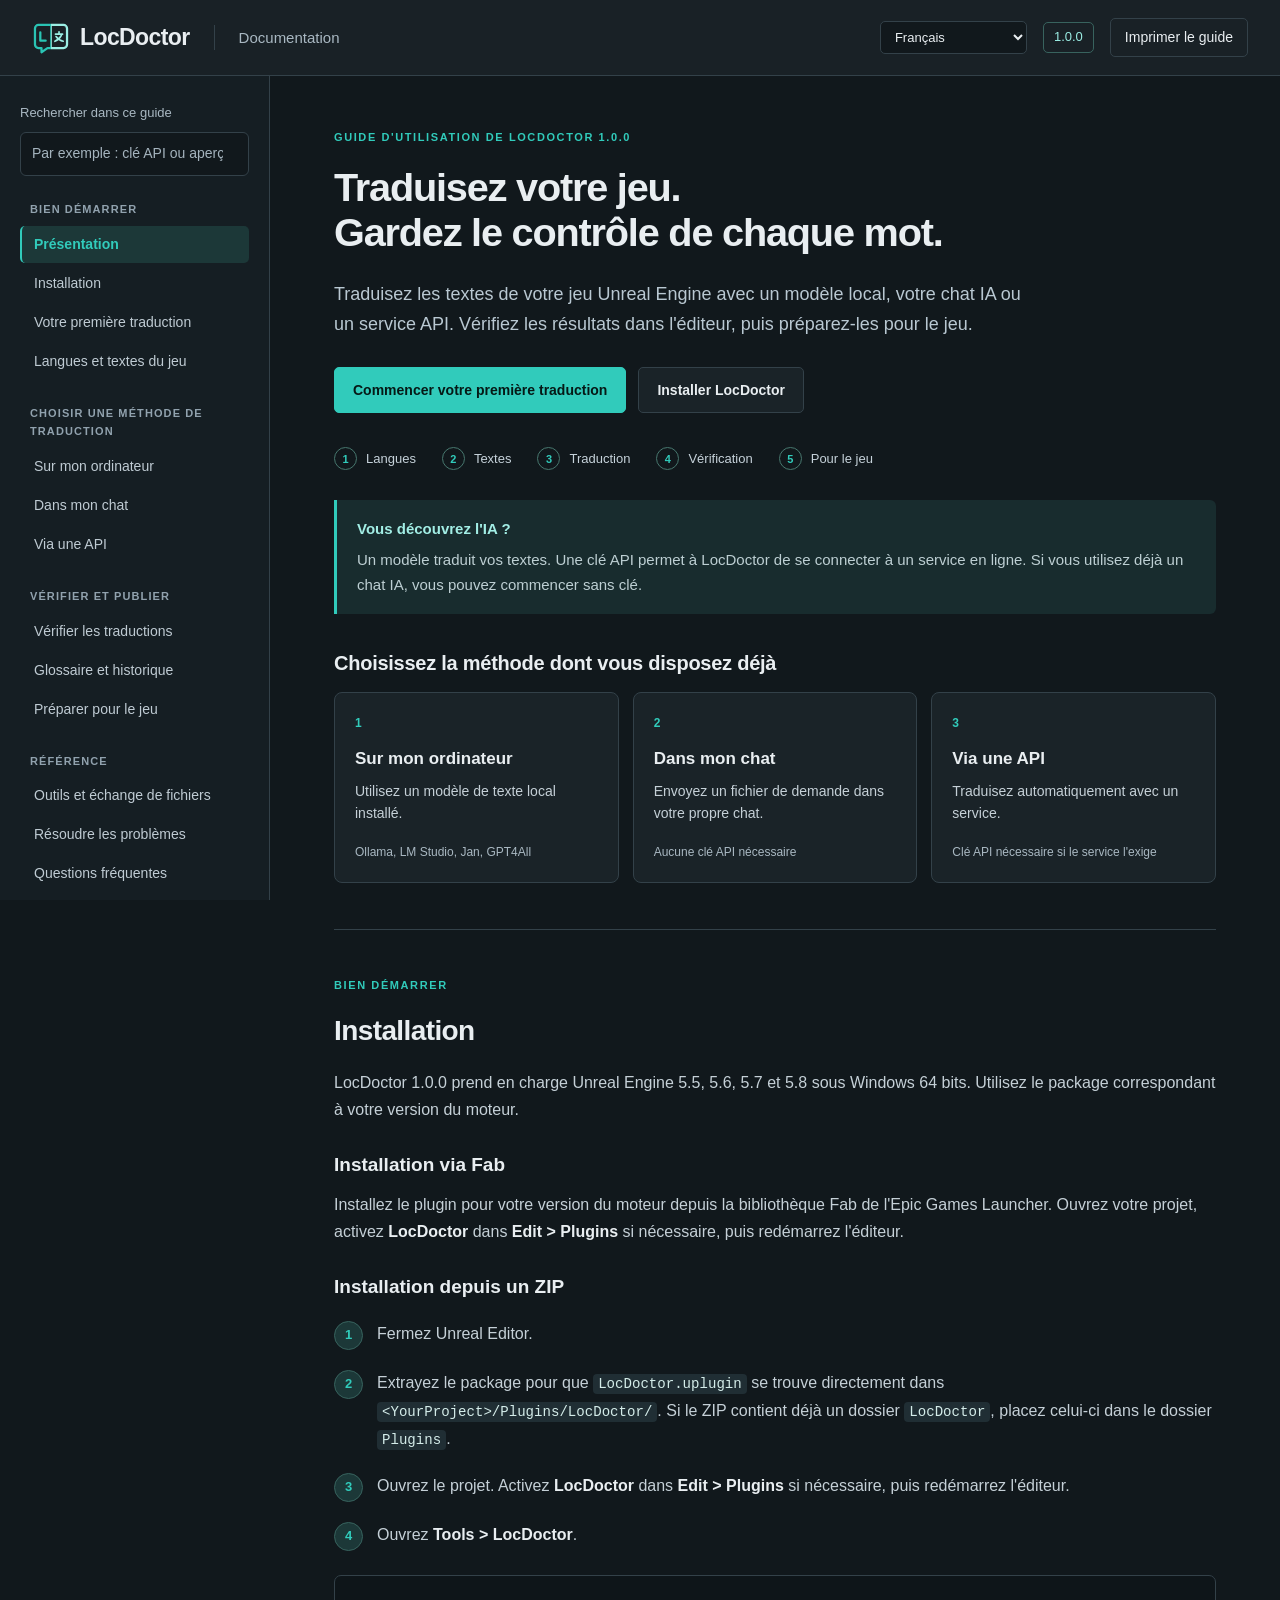
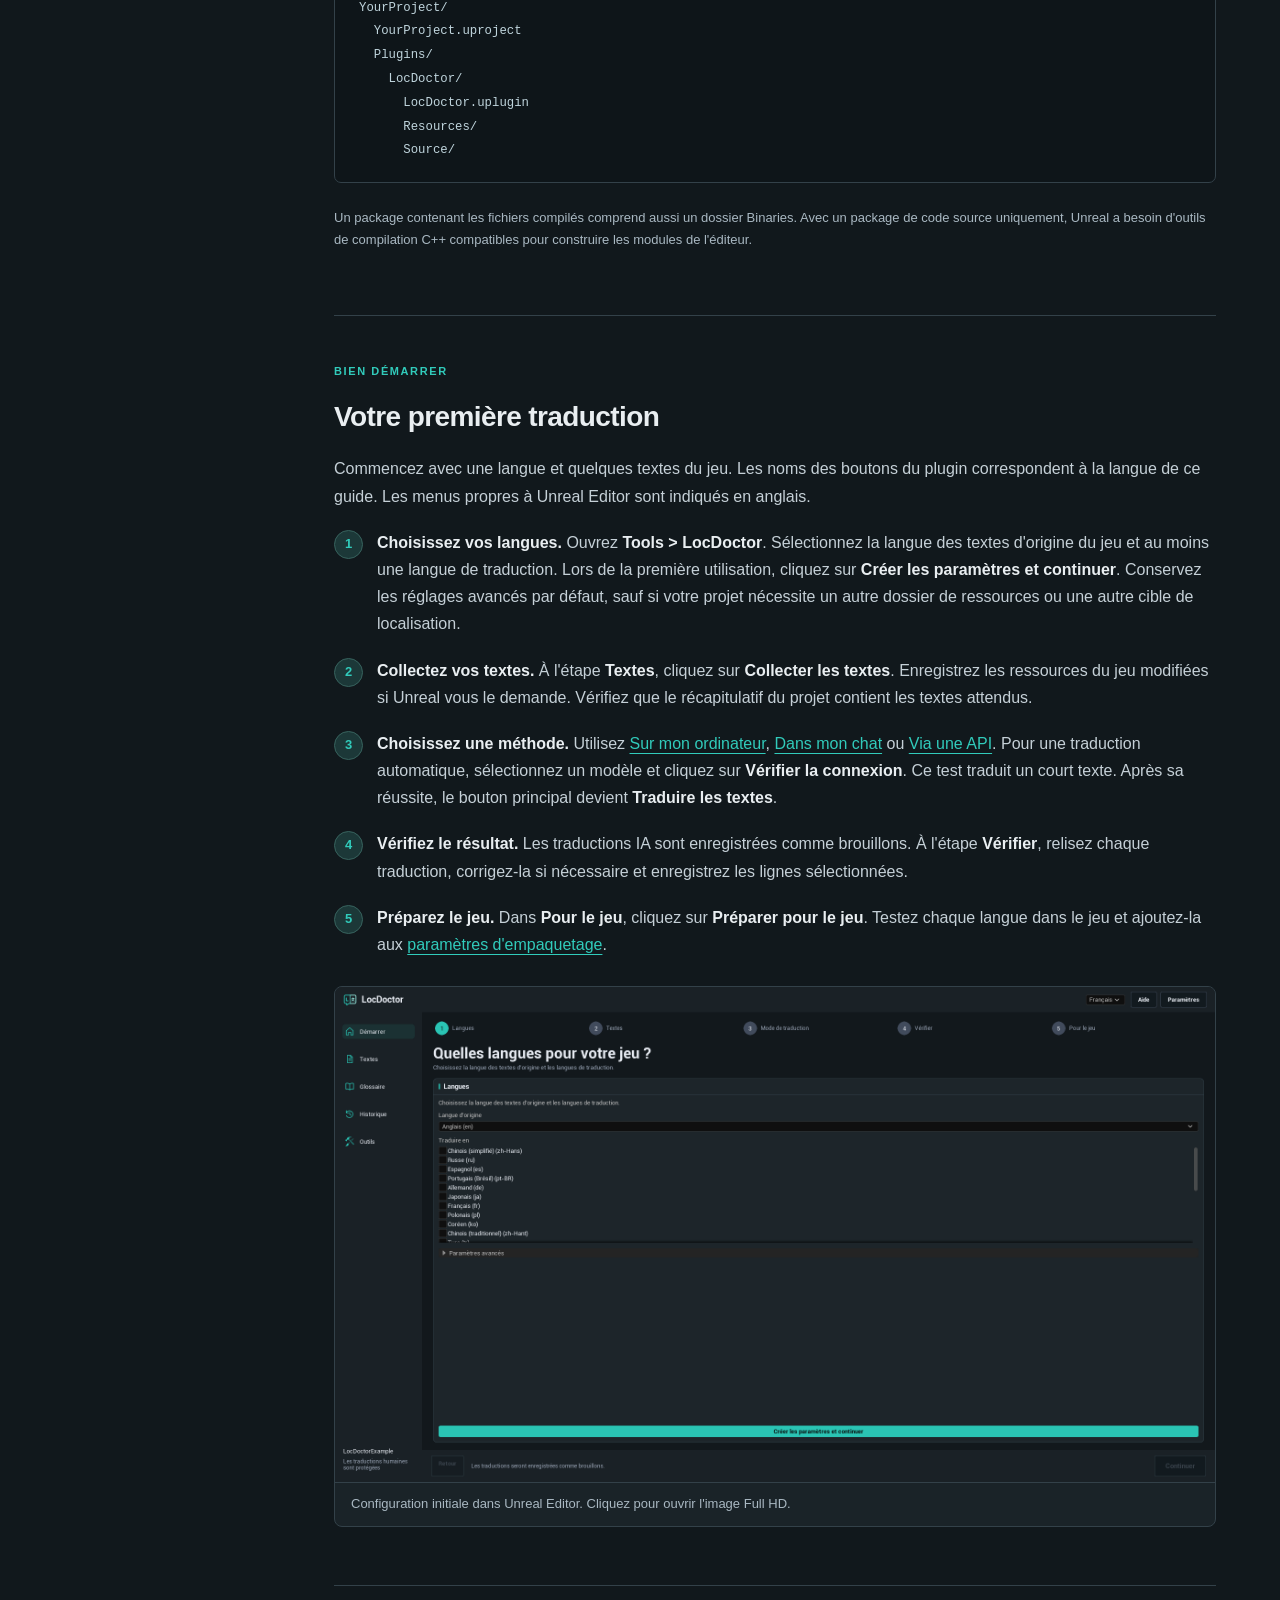
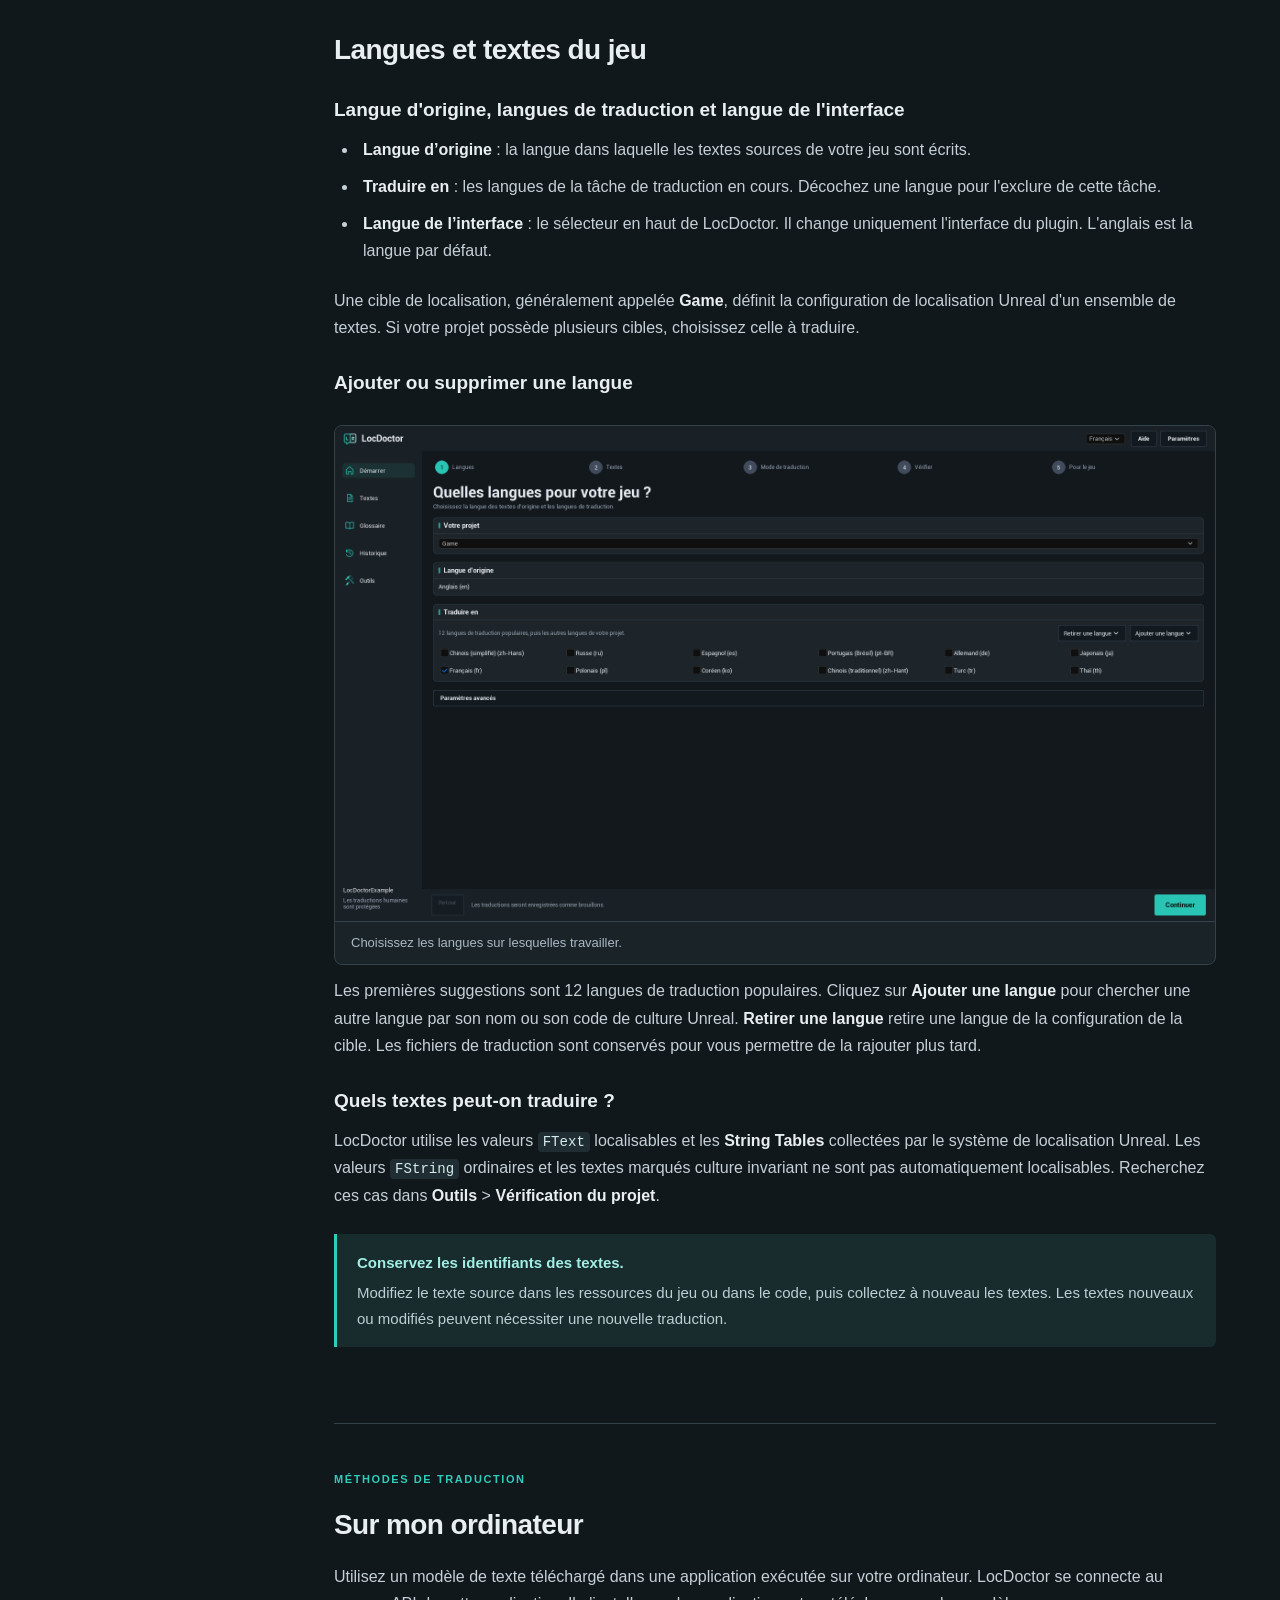
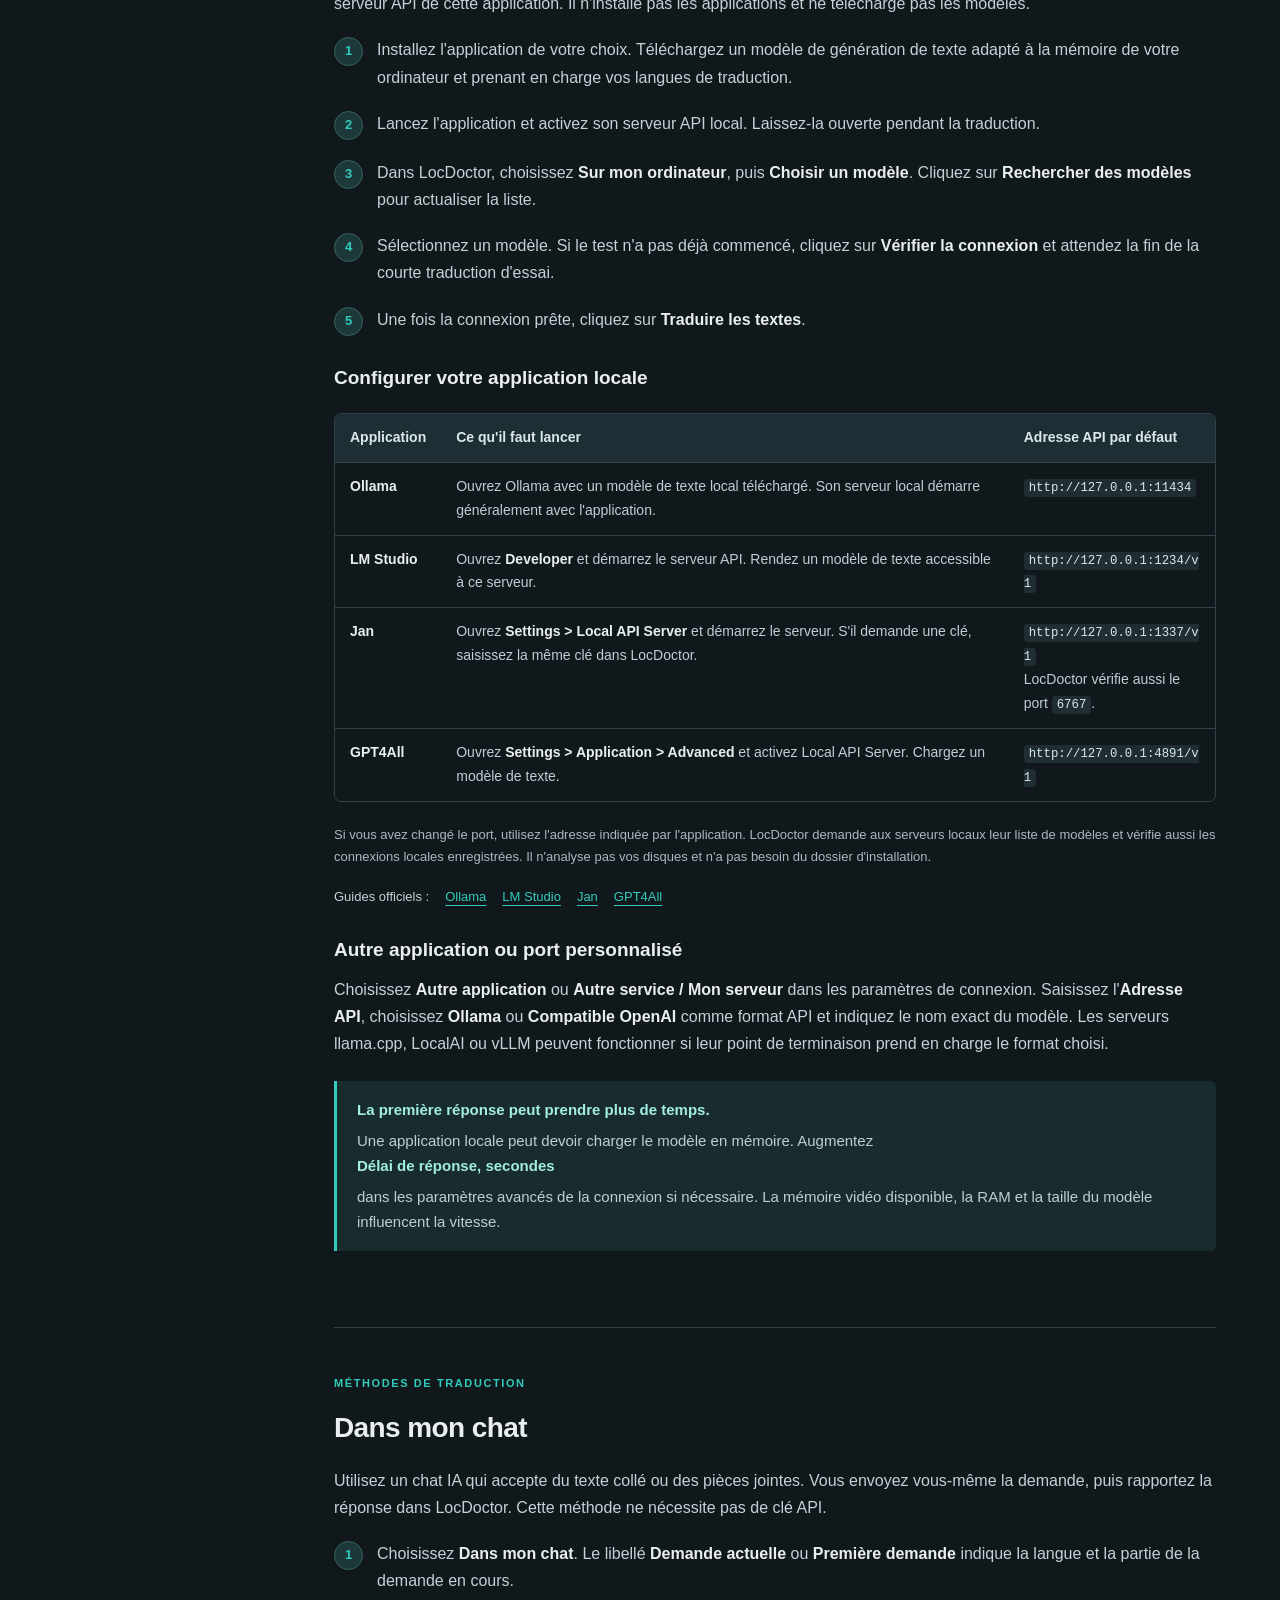
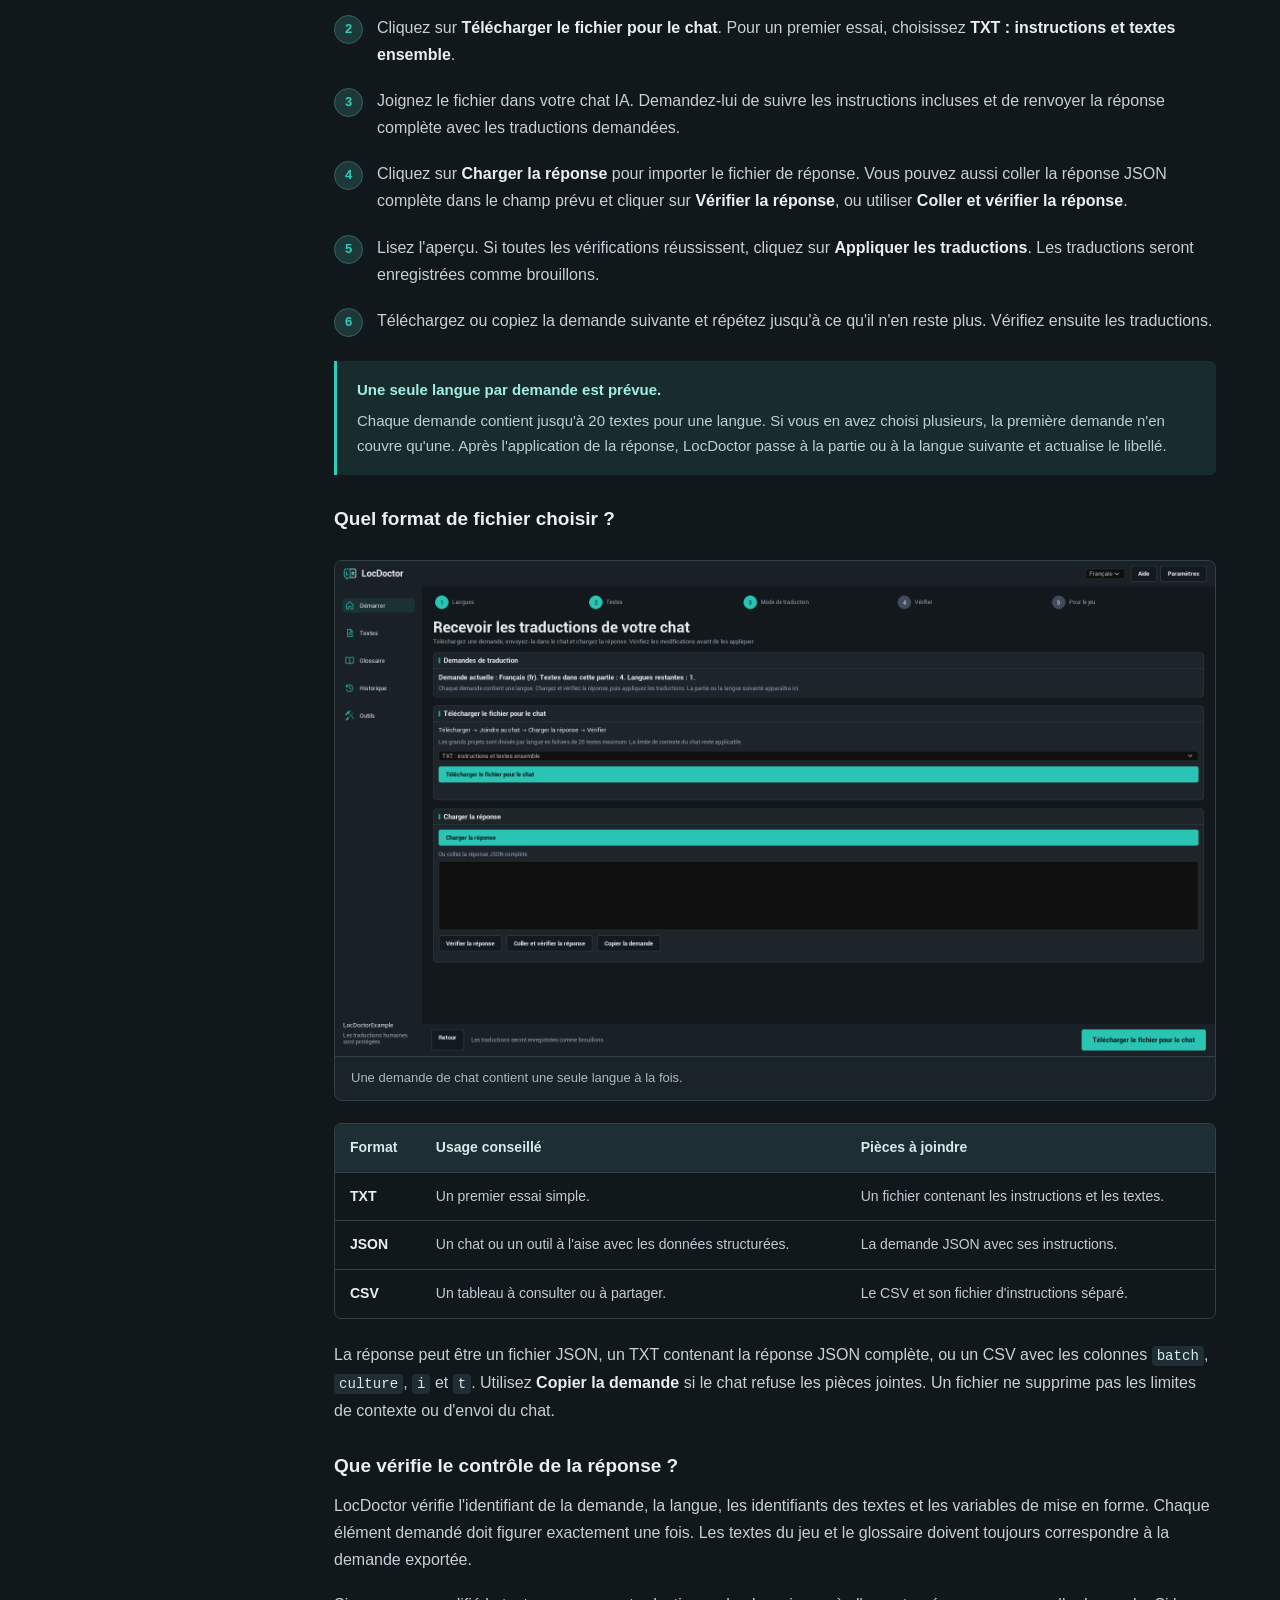
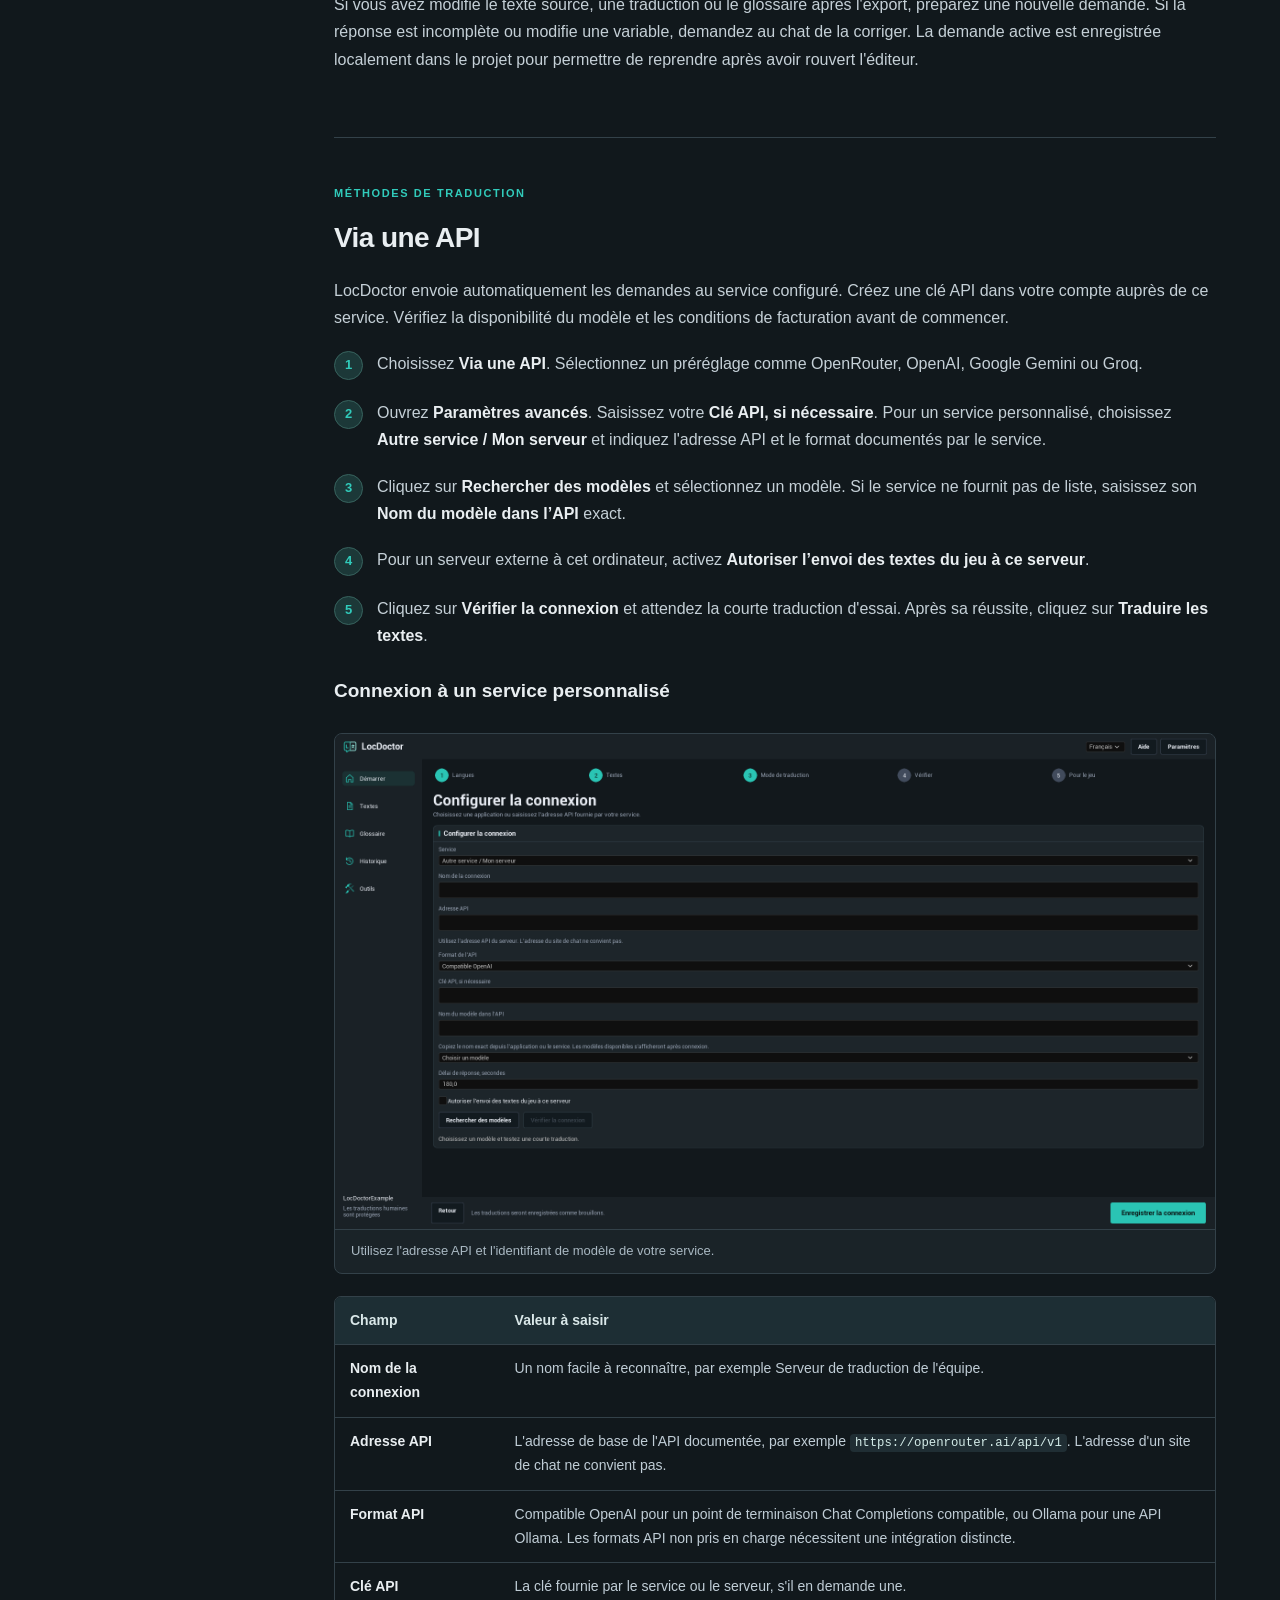
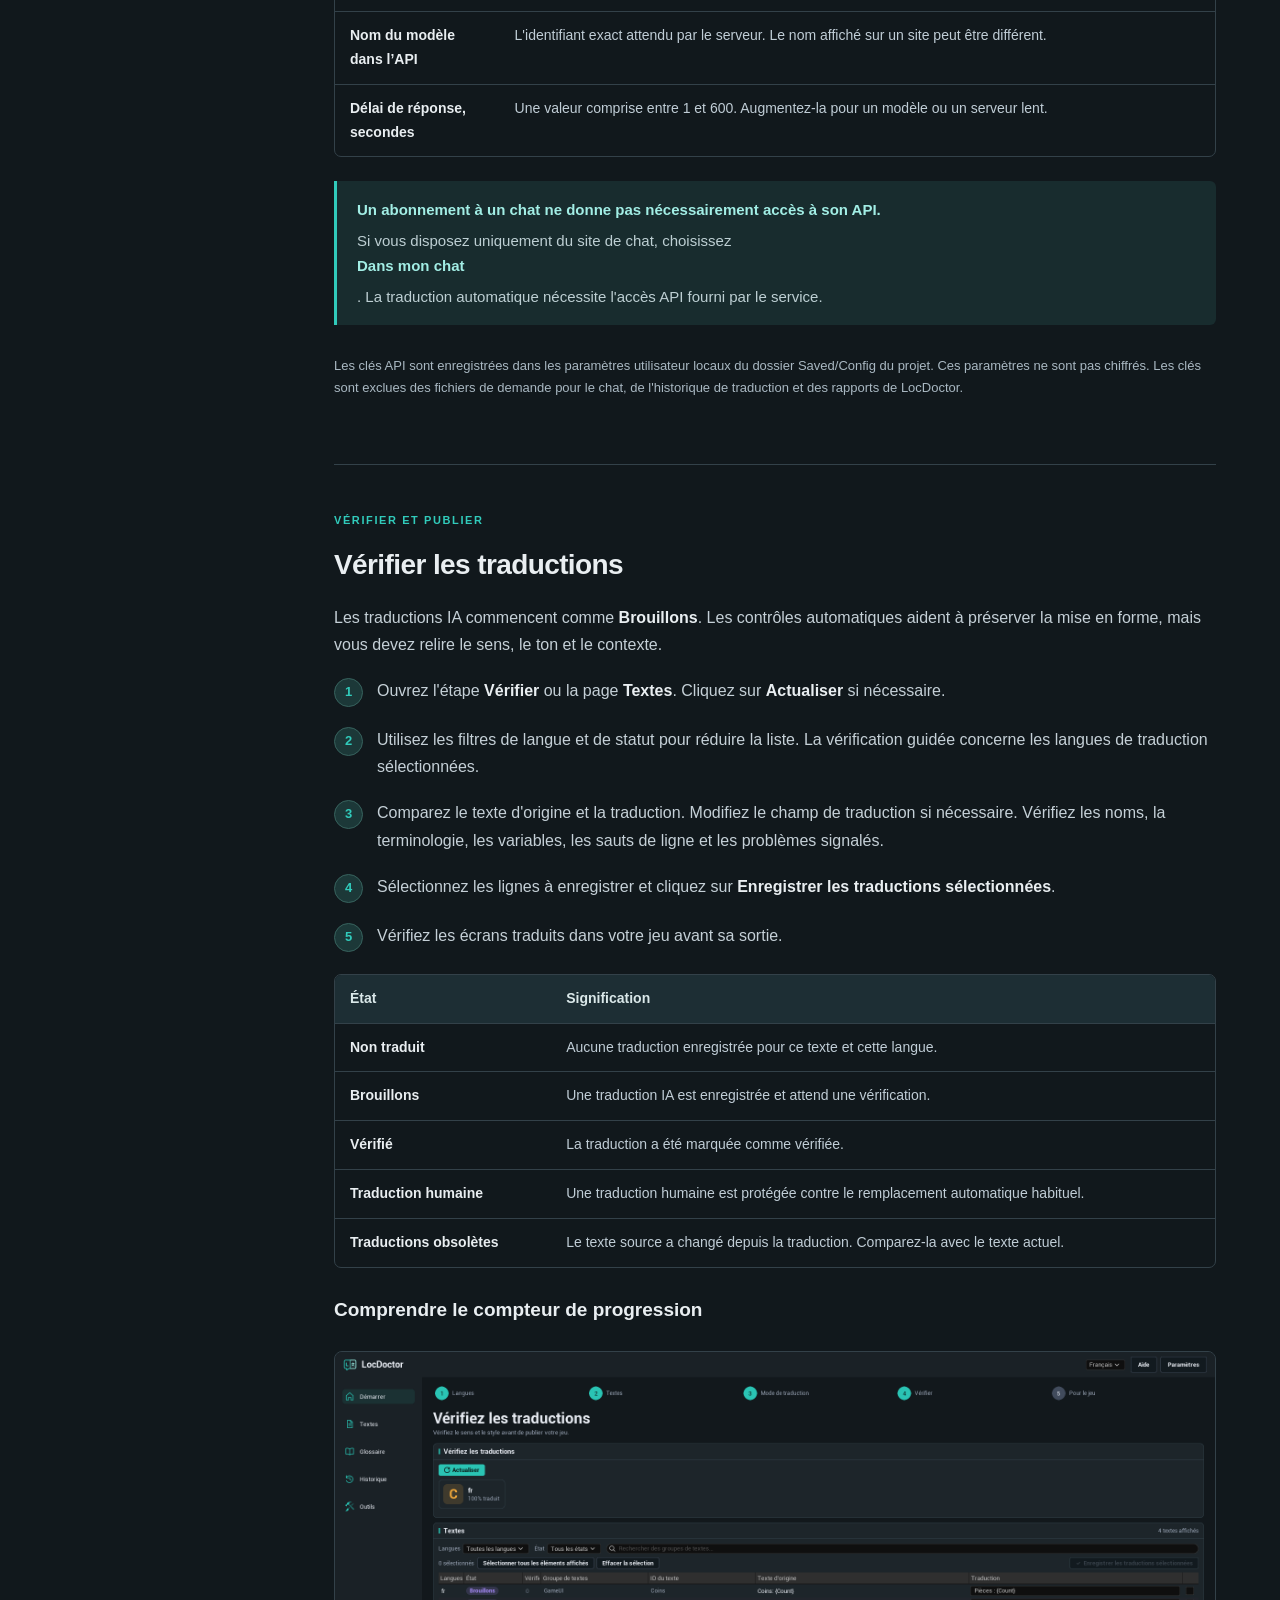
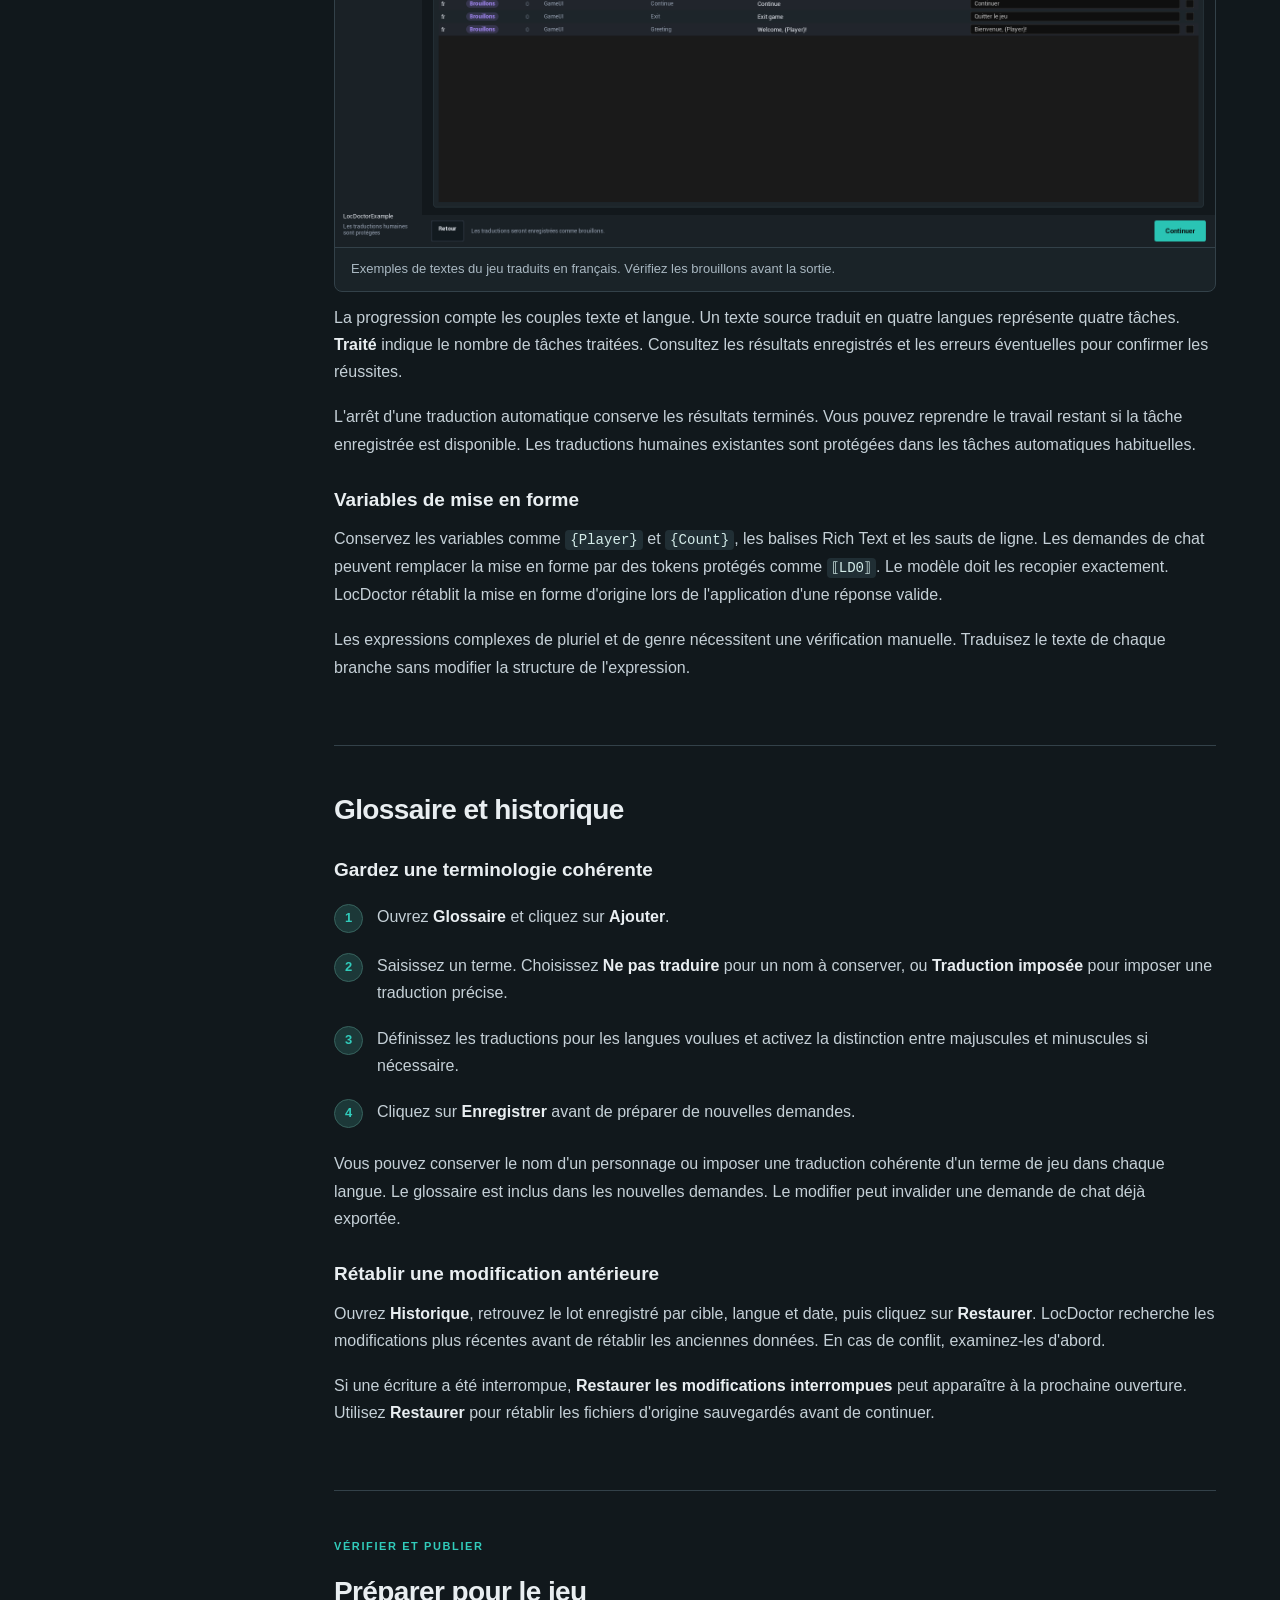
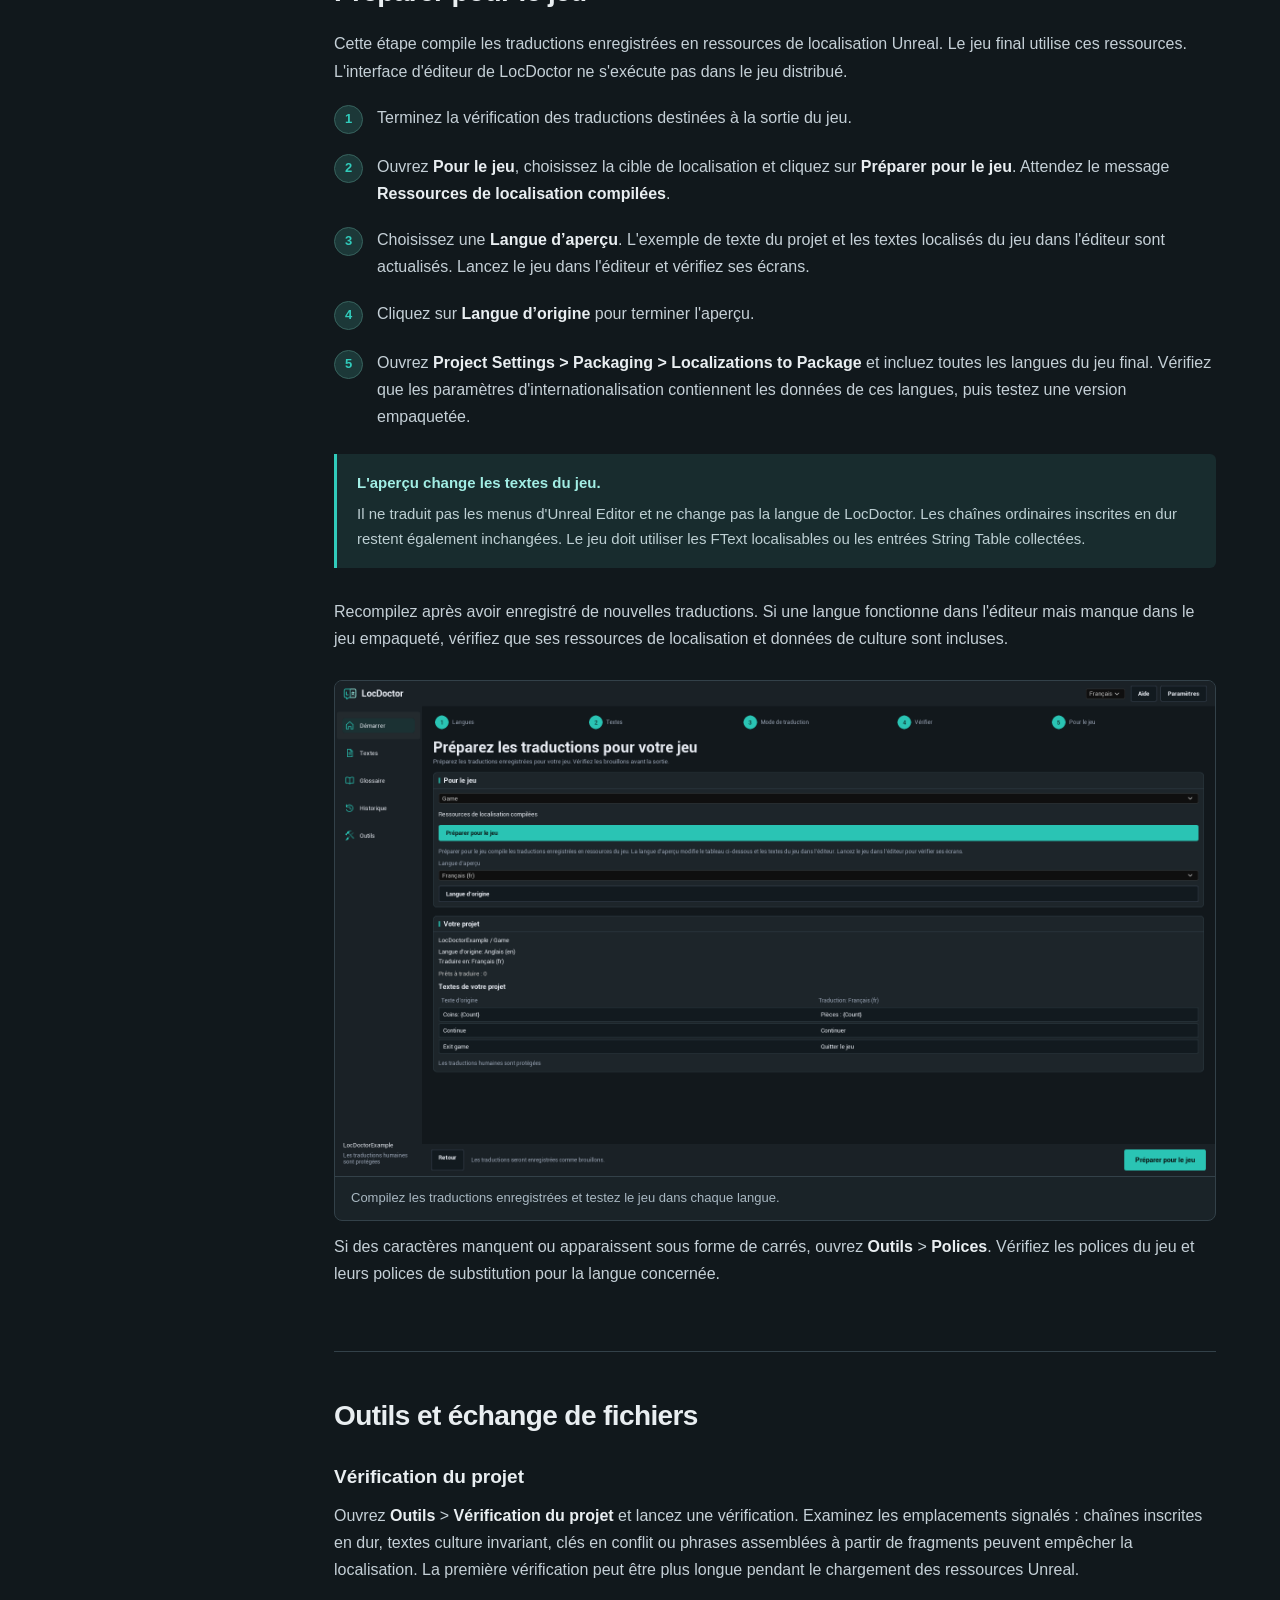
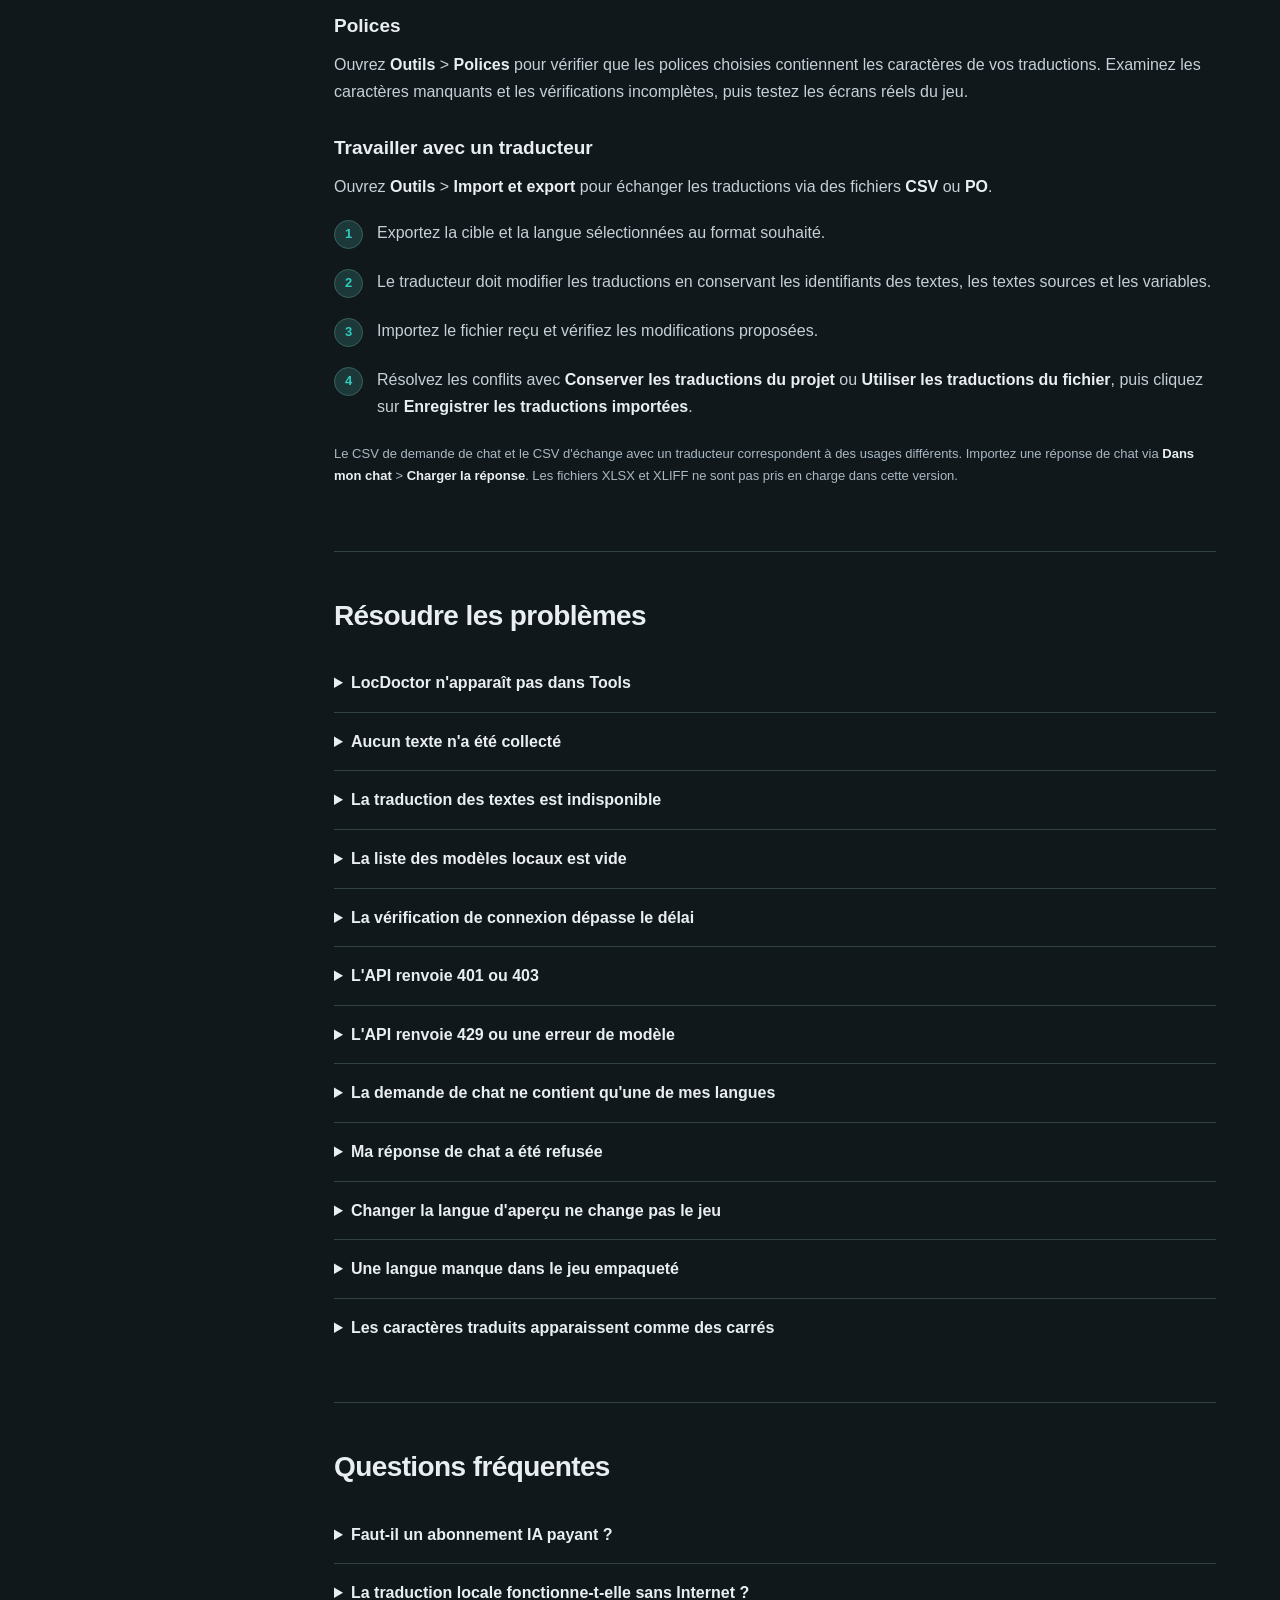
<file: fr/index.html>
<!doctype html>
<html lang="fr">
<head>
  <meta charset="utf-8">
  <meta name="viewport" content="width=device-width, initial-scale=1">
  <meta name="color-scheme" content="dark light">
  <meta name="site-root" content="../">
  <meta name="description" content="Découvrez comment installer LocDoctor, traduire les textes d&#x27;un jeu Unreal Engine avec un modèle local, une API ou votre propre chat, puis préparer les traductions pour la sortie du jeu.">
  <title>Documentation LocDoctor | Unreal Engine</title>
  <link rel="icon" type="image/svg+xml" href="../assets/locdoctor.svg">
  <link rel="stylesheet" href="../assets/style.css">
  <script src="../assets/app.js" defer></script>
</head>
<body data-search-one="{count} chapitre trouvé." data-search-many="{count} chapitres trouvés." data-search-empty="Aucun chapitre trouvé. Essayez une recherche plus courte.">
  <a class="skip-link" href="#main">Aller à la documentation</a>
  <header class="site-header">
    <a class="brand" href="#overview" aria-label="Accueil de la documentation LocDoctor"><img src="../assets/locdoctor.svg" alt="" width="38" height="38"><span>LocDoctor</span></a>
    <span class="header-label">Documentation</span>
    <div class="header-actions"><label class="language-picker"><span class="visually-hidden">Langue de la documentation</span><select id="doc-locale" aria-label="Langue de la documentation"><option value="en">English</option><option value="zh-Hans">简体中文</option><option value="ru">Русский</option><option value="es">Español</option><option value="pt-BR">Português (Brasil)</option><option value="de">Deutsch</option><option value="ja">日本語</option><option value="fr" selected>Français</option><option value="ko">한국어</option></select></label><span class="version">1.0.0</span><button class="print-button" type="button" id="print-guide">Imprimer le guide</button><button class="menu-button" type="button" id="menu-toggle" aria-controls="sidebar" aria-expanded="false">Menu</button></div>
  </header>
  <div class="site-layout">
    <aside class="sidebar" id="sidebar">
      <div class="search-box"><label for="doc-search">Rechercher dans ce guide</label><input id="doc-search" type="search" placeholder="Par exemple : clé API ou aperçu" autocomplete="off" aria-controls="search-results"><div id="search-results" class="search-results" hidden></div><p class="visually-hidden" id="search-status" role="status"></p></div>
      <nav aria-label="Chapitres de la documentation">
        <p class="nav-heading">Bien démarrer</p>
        <a href="#overview" aria-current="location">Présentation</a>
        <a href="#installation">Installation</a>
        <a href="#quick-start">Votre première traduction</a>
        <a href="#languages">Langues et textes du jeu</a>
        <p class="nav-heading">Choisir une méthode de traduction</p>
        <a href="#local-models">Sur mon ordinateur</a>
        <a href="#browser-chat">Dans mon chat</a>
        <a href="#api">Via une API</a>
        <p class="nav-heading">Vérifier et publier</p>
        <a href="#review">Vérifier les traductions</a>
        <a href="#glossary-history">Glossaire et historique</a>
        <a href="#prepare-game">Préparer pour le jeu</a>
        <p class="nav-heading">Référence</p>
        <a href="#tools">Outils et échange de fichiers</a>
        <a href="#troubleshooting">Résoudre les problèmes</a>
        <a href="#faq">Questions fréquentes</a>
        <a href="#version">Version et assistance</a>
      </nav>
      <div class="sidebar-footer">Unreal Engine 5.5 / 5.6 / 5.7 / 5.8<br>Windows 64 bits</div>
    </aside>
    <main id="main" tabindex="-1">
      <section class="doc-section overview" id="overview" aria-labelledby="overview-title" data-search="getting started beginner introduction AI localization">
        <p class="eyebrow">GUIDE D'UTILISATION DE LOCDOCTOR 1.0.0</p>
        <h1 id="overview-title">Traduisez votre jeu.<br>Gardez le contrôle de chaque mot.</h1>
        <p class="lead">Traduisez les textes de votre jeu Unreal Engine avec un modèle local, votre chat IA ou un service API. Vérifiez les résultats dans l'éditeur, puis préparez-les pour le jeu.</p>
        <div class="intro-actions"><a class="primary-link" href="#quick-start">Commencer votre première traduction</a><a class="secondary-link" href="#installation">Installer LocDoctor</a></div>
        <div class="workflow" aria-label="Les cinq étapes de la traduction"><span><b>1</b> Langues</span><span><b>2</b> Textes</span><span><b>3</b> Traduction</span><span><b>4</b> Vérification</span><span><b>5</b> Pour le jeu</span></div>
        <div class="intro-note"><strong>Vous découvrez l'IA ?</strong> Un modèle traduit vos textes. Une clé API permet à LocDoctor de se connecter à un service en ligne. Si vous utilisez déjà un chat IA, vous pouvez commencer sans clé.</div>
        <h2>Choisissez la méthode dont vous disposez déjà</h2>
        <div class="method-cards">
          <a href="#local-models"><span class="method-symbol" aria-hidden="true">1</span><h3>Sur mon ordinateur</h3><p>Utilisez un modèle de texte local installé.</p><span>Ollama, LM Studio, Jan, GPT4All</span></a>
          <a href="#browser-chat"><span class="method-symbol" aria-hidden="true">2</span><h3>Dans mon chat</h3><p>Envoyez un fichier de demande dans votre propre chat.</p><span>Aucune clé API nécessaire</span></a>
          <a href="#api"><span class="method-symbol" aria-hidden="true">3</span><h3>Via une API</h3><p>Traduisez automatiquement avec un service.</p><span>Clé API nécessaire si le service l'exige</span></a>
        </div>
      </section>
      <section class="doc-section" id="installation" aria-labelledby="installation-title" data-search="install enable plugin Plugins missing modules compiler Fab zip Windows version">
        <p class="eyebrow">BIEN DÉMARRER</p><h2 id="installation-title">Installation</h2>
        <p>LocDoctor 1.0.0 prend en charge Unreal Engine 5.5, 5.6, 5.7 et 5.8 sous Windows 64 bits. Utilisez le package correspondant à votre version du moteur.</p>
        <h3>Installation via Fab</h3>
        <p>Installez le plugin pour votre version du moteur depuis la bibliothèque Fab de l'Epic Games Launcher. Ouvrez votre projet, activez <strong>LocDoctor</strong> dans <strong>Edit &gt; Plugins</strong> si nécessaire, puis redémarrez l'éditeur.</p>
        <h3>Installation depuis un ZIP</h3>
        <ol class="steps"><li>Fermez Unreal Editor.</li><li>Extrayez le package pour que <code>LocDoctor.uplugin</code> se trouve directement dans <code>&lt;YourProject&gt;/Plugins/LocDoctor/</code>. Si le ZIP contient déjà un dossier <code>LocDoctor</code>, placez celui-ci dans le dossier <code>Plugins</code>.</li><li>Ouvrez le projet. Activez <strong>LocDoctor</strong> dans <strong>Edit &gt; Plugins</strong> si nécessaire, puis redémarrez l'éditeur.</li><li>Ouvrez <strong>Tools &gt; LocDoctor</strong>.</li></ol>
        <pre><code>YourProject/
  YourProject.uproject
  Plugins/
    LocDoctor/
      LocDoctor.uplugin
      Resources/
      Source/</code></pre>
        <p class="small">Un package contenant les fichiers compilés comprend aussi un dossier Binaries. Avec un package de code source uniquement, Unreal a besoin d'outils de compilation C++ compatibles pour construire les modules de l'éditeur.</p>
      </section>
      <section class="doc-section" id="quick-start" aria-labelledby="quick-start-title" data-search="start tutorial first translation collect texts connection drafts setup wizard">
        <p class="eyebrow">BIEN DÉMARRER</p><h2 id="quick-start-title">Votre première traduction</h2>
        <p>Commencez avec une langue et quelques textes du jeu. Les noms des boutons du plugin correspondent à la langue de ce guide. Les menus propres à Unreal Editor sont indiqués en anglais.</p>
        <ol class="steps"><li><strong>Choisissez vos langues.</strong> Ouvrez <strong>Tools &gt; LocDoctor</strong>. Sélectionnez la langue des textes d'origine du jeu et au moins une langue de traduction. Lors de la première utilisation, cliquez sur <strong>Créer les paramètres et continuer</strong>. Conservez les réglages avancés par défaut, sauf si votre projet nécessite un autre dossier de ressources ou une autre cible de localisation.</li><li><strong>Collectez vos textes.</strong> À l'étape <strong>Textes</strong>, cliquez sur <strong>Collecter les textes</strong>. Enregistrez les ressources du jeu modifiées si Unreal vous le demande. Vérifiez que le récapitulatif du projet contient les textes attendus.</li><li><strong>Choisissez une méthode.</strong> Utilisez <a href="#local-models">Sur mon ordinateur</a>, <a href="#browser-chat">Dans mon chat</a> ou <a href="#api">Via une API</a>. Pour une traduction automatique, sélectionnez un modèle et cliquez sur <strong>Vérifier la connexion</strong>. Ce test traduit un court texte. Après sa réussite, le bouton principal devient <strong>Traduire les textes</strong>.</li><li><strong>Vérifiez le résultat.</strong> Les traductions IA sont enregistrées comme brouillons. À l'étape <strong>Vérifier</strong>, relisez chaque traduction, corrigez-la si nécessaire et enregistrez les lignes sélectionnées.</li><li><strong>Préparez le jeu.</strong> Dans <strong>Pour le jeu</strong>, cliquez sur <strong>Préparer pour le jeu</strong>. Testez chaque langue dans le jeu et ajoutez-la aux <a href="#prepare-game">paramètres d'empaquetage</a>.</li></ol>
        <figure class="screenshot"><a href="../assets/screens/fr/first-run.png" target="_blank" rel="noopener" aria-label="Ouvrir la capture de configuration en taille réelle"><img src="../assets/screens/fr/first-run.png" width="1920" height="1080" alt="Configuration initiale de LocDoctor avec sélection de la langue d&#x27;origine et des langues de traduction." loading="lazy"></a><figcaption>Configuration initiale dans Unreal Editor. Cliquez pour ouvrir l'image Full HD.</figcaption></figure>
      </section>
      <section class="doc-section" id="languages" aria-labelledby="languages-title" data-search="source original target language add remove FText FString String Table localization gather empty Chinese English Spanish">
        <h2 id="languages-title">Langues et textes du jeu</h2>
        <h3>Langue d'origine, langues de traduction et langue de l'interface</h3>
        <ul><li><strong>Langue d’origine</strong> : la langue dans laquelle les textes sources de votre jeu sont écrits.</li><li><strong>Traduire en</strong> : les langues de la tâche de traduction en cours. Décochez une langue pour l'exclure de cette tâche.</li><li><strong>Langue de l’interface</strong> : le sélecteur en haut de LocDoctor. Il change uniquement l'interface du plugin. L'anglais est la langue par défaut.</li></ul>
        <p>Une cible de localisation, généralement appelée <strong>Game</strong>, définit la configuration de localisation Unreal d'un ensemble de textes. Si votre projet possède plusieurs cibles, choisissez celle à traduire.</p>
        <h3>Ajouter ou supprimer une langue</h3>
        <figure class="screenshot"><a href="../assets/screens/fr/languages.png" target="_blank" rel="noopener"><img src="../assets/screens/fr/languages.png" width="1920" height="1080" alt="L&#x27;étape Langues avec les langues de traduction et les commandes d&#x27;ajout et de suppression." loading="lazy"></a><figcaption>Choisissez les langues sur lesquelles travailler.</figcaption></figure>
        <p>Les premières suggestions sont 12 langues de traduction populaires. Cliquez sur <strong>Ajouter une langue</strong> pour chercher une autre langue par son nom ou son code de culture Unreal. <strong>Retirer une langue</strong> retire une langue de la configuration de la cible. Les fichiers de traduction sont conservés pour vous permettre de la rajouter plus tard.</p>
        <h3>Quels textes peut-on traduire ?</h3>
        <p>LocDoctor utilise les valeurs <code>FText</code> localisables et les <strong>String Tables</strong> collectées par le système de localisation Unreal. Les valeurs <code>FString</code> ordinaires et les textes marqués culture invariant ne sont pas automatiquement localisables. Recherchez ces cas dans <strong>Outils</strong> &gt; <strong>Vérification du projet</strong>.</p>
        <div class="callout"><strong>Conservez les identifiants des textes.</strong> Modifiez le texte source dans les ressources du jeu ou dans le code, puis collectez à nouveau les textes. Les textes nouveaux ou modifiés peuvent nécessiter une nouvelle traduction.</div>
      </section>
      <section class="doc-section" id="local-models" aria-labelledby="local-title" data-search="Ollama LM Studio Jan GPT4All local model server port GPU RAM memory installation discover custom llama.cpp LocalAI vLLM">
        <p class="eyebrow">MÉTHODES DE TRADUCTION</p><h2 id="local-title">Sur mon ordinateur</h2>
        <p>Utilisez un modèle de texte téléchargé dans une application exécutée sur votre ordinateur. LocDoctor se connecte au serveur API de cette application. Il n'installe pas les applications et ne télécharge pas les modèles.</p>
        <ol class="steps"><li>Installez l'application de votre choix. Téléchargez un modèle de génération de texte adapté à la mémoire de votre ordinateur et prenant en charge vos langues de traduction.</li><li>Lancez l'application et activez son serveur API local. Laissez-la ouverte pendant la traduction.</li><li>Dans LocDoctor, choisissez <strong>Sur mon ordinateur</strong>, puis <strong>Choisir un modèle</strong>. Cliquez sur <strong>Rechercher des modèles</strong> pour actualiser la liste.</li><li>Sélectionnez un modèle. Si le test n'a pas déjà commencé, cliquez sur <strong>Vérifier la connexion</strong> et attendez la fin de la courte traduction d'essai.</li><li>Une fois la connexion prête, cliquez sur <strong>Traduire les textes</strong>.</li></ol>
        <h3>Configurer votre application locale</h3>
        <div class="table-scroll"><table><caption>Configuration des applications locales et adresses par défaut vérifiées par LocDoctor</caption><thead><tr><th>Application</th><th>Ce qu'il faut lancer</th><th>Adresse API par défaut</th></tr></thead><tbody>
          <tr><td>Ollama</td><td>Ouvrez Ollama avec un modèle de texte local téléchargé. Son serveur local démarre généralement avec l'application.</td><td><code>http://127.0.0.1:11434</code></td></tr>
          <tr><td>LM Studio</td><td>Ouvrez <strong>Developer</strong> et démarrez le serveur API. Rendez un modèle de texte accessible à ce serveur.</td><td><code>http://127.0.0.1:1234/v1</code></td></tr>
          <tr><td>Jan</td><td>Ouvrez <strong>Settings &gt; Local API Server</strong> et démarrez le serveur. S'il demande une clé, saisissez la même clé dans LocDoctor.</td><td><code>http://127.0.0.1:1337/v1</code><br>LocDoctor vérifie aussi le port <code>6767</code>.</td></tr>
          <tr><td>GPT4All</td><td>Ouvrez <strong>Settings &gt; Application &gt; Advanced</strong> et activez Local API Server. Chargez un modèle de texte.</td><td><code>http://127.0.0.1:4891/v1</code></td></tr>
        </tbody></table></div>
        <p class="small">Si vous avez changé le port, utilisez l'adresse indiquée par l'application. LocDoctor demande aux serveurs locaux leur liste de modèles et vérifie aussi les connexions locales enregistrées. Il n'analyse pas vos disques et n'a pas besoin du dossier d'installation.</p>
        <p class="reference-links">Guides officiels : <a href="https://docs.ollama.com/quickstart">Ollama</a><a href="https://lmstudio.ai/docs/developer/core/server">LM Studio</a><a href="https://jan.ai/docs/local-api">Jan</a><a href="https://docs.gpt4all.io/gpt4all_api_server/home.html">GPT4All</a></p>
        <h3>Autre application ou port personnalisé</h3>
        <p>Choisissez <strong>Autre application</strong> ou <strong>Autre service / Mon serveur</strong> dans les paramètres de connexion. Saisissez l'<strong>Adresse API</strong>, choisissez <strong>Ollama</strong> ou <strong>Compatible OpenAI</strong> comme format API et indiquez le nom exact du modèle. Les serveurs llama.cpp, LocalAI ou vLLM peuvent fonctionner si leur point de terminaison prend en charge le format choisi.</p>
        <div class="callout"><strong>La première réponse peut prendre plus de temps.</strong> Une application locale peut devoir charger le modèle en mémoire. Augmentez <strong>Délai de réponse, secondes</strong> dans les paramètres avancés de la connexion si nécessaire. La mémoire vidéo disponible, la RAM et la taille du modèle influencent la vitesse.</div>
      </section>
      <section class="doc-section" id="browser-chat" aria-labelledby="chat-title" data-search="ChatGPT Claude Gemini browser chat subscription clipboard TXT JSON CSV file batch Arabic one language missing reply placeholders tokens copy request load response">
        <p class="eyebrow">MÉTHODES DE TRADUCTION</p><h2 id="chat-title">Dans mon chat</h2>
        <p>Utilisez un chat IA qui accepte du texte collé ou des pièces jointes. Vous envoyez vous-même la demande, puis rapportez la réponse dans LocDoctor. Cette méthode ne nécessite pas de clé API.</p>
        <ol class="steps"><li>Choisissez <strong>Dans mon chat</strong>. Le libellé <strong>Demande actuelle</strong> ou <strong>Première demande</strong> indique la langue et la partie de la demande en cours.</li><li>Cliquez sur <strong>Télécharger le fichier pour le chat</strong>. Pour un premier essai, choisissez <strong>TXT : instructions et textes ensemble</strong>.</li><li>Joignez le fichier dans votre chat IA. Demandez-lui de suivre les instructions incluses et de renvoyer la réponse complète avec les traductions demandées.</li><li>Cliquez sur <strong>Charger la réponse</strong> pour importer le fichier de réponse. Vous pouvez aussi coller la réponse JSON complète dans le champ prévu et cliquer sur <strong>Vérifier la réponse</strong>, ou utiliser <strong>Coller et vérifier la réponse</strong>.</li><li>Lisez l'aperçu. Si toutes les vérifications réussissent, cliquez sur <strong>Appliquer les traductions</strong>. Les traductions seront enregistrées comme brouillons.</li><li>Téléchargez ou copiez la demande suivante et répétez jusqu'à ce qu'il n'en reste plus. Vérifiez ensuite les traductions.</li></ol>
        <div class="callout"><strong>Une seule langue par demande est prévue.</strong> Chaque demande contient jusqu'à 20 textes pour une langue. Si vous en avez choisi plusieurs, la première demande n'en couvre qu'une. Après l'application de la réponse, LocDoctor passe à la partie ou à la langue suivante et actualise le libellé.</div>
        <h3>Quel format de fichier choisir ?</h3>
        <figure class="screenshot"><a href="../assets/screens/fr/chat-request.png" target="_blank" rel="noopener"><img src="../assets/screens/fr/chat-request.png" width="1920" height="1080" alt="La page d&#x27;échange avec le chat montre la langue de la demande, le format du fichier et les commandes de réponse." loading="lazy"></a><figcaption>Une demande de chat contient une seule langue à la fois.</figcaption></figure>
        <div class="table-scroll"><table><caption>Formats des fichiers de demande pour le chat</caption><thead><tr><th>Format</th><th>Usage conseillé</th><th>Pièces à joindre</th></tr></thead><tbody><tr><td>TXT</td><td>Un premier essai simple.</td><td>Un fichier contenant les instructions et les textes.</td></tr><tr><td>JSON</td><td>Un chat ou un outil à l'aise avec les données structurées.</td><td>La demande JSON avec ses instructions.</td></tr><tr><td>CSV</td><td>Un tableau à consulter ou à partager.</td><td>Le CSV et son fichier d'instructions séparé.</td></tr></tbody></table></div>
        <p>La réponse peut être un fichier JSON, un TXT contenant la réponse JSON complète, ou un CSV avec les colonnes <code>batch</code>, <code>culture</code>, <code>i</code> et <code>t</code>. Utilisez <strong>Copier la demande</strong> si le chat refuse les pièces jointes. Un fichier ne supprime pas les limites de contexte ou d'envoi du chat.</p>
        <h3>Que vérifie le contrôle de la réponse ?</h3>
        <p>LocDoctor vérifie l'identifiant de la demande, la langue, les identifiants des textes et les variables de mise en forme. Chaque élément demandé doit figurer exactement une fois. Les textes du jeu et le glossaire doivent toujours correspondre à la demande exportée.</p>
        <p>Si vous avez modifié le texte source, une traduction ou le glossaire après l'export, préparez une nouvelle demande. Si la réponse est incomplète ou modifie une variable, demandez au chat de la corriger. La demande active est enregistrée localement dans le projet pour permettre de reprendre après avoir rouvert l'éditeur.</p>
      </section>
      <section class="doc-section" id="api" aria-labelledby="api-title" data-search="API OpenRouter OpenAI Google Gemini Groq custom own server endpoint URL key authentication billing subscription token error connection model ID">
        <p class="eyebrow">MÉTHODES DE TRADUCTION</p><h2 id="api-title">Via une API</h2>
        <p>LocDoctor envoie automatiquement les demandes au service configuré. Créez une clé API dans votre compte auprès de ce service. Vérifiez la disponibilité du modèle et les conditions de facturation avant de commencer.</p>
        <ol class="steps"><li>Choisissez <strong>Via une API</strong>. Sélectionnez un préréglage comme OpenRouter, OpenAI, Google Gemini ou Groq.</li><li>Ouvrez <strong>Paramètres avancés</strong>. Saisissez votre <strong>Clé API, si nécessaire</strong>. Pour un service personnalisé, choisissez <strong>Autre service / Mon serveur</strong> et indiquez l'adresse API et le format documentés par le service.</li><li>Cliquez sur <strong>Rechercher des modèles</strong> et sélectionnez un modèle. Si le service ne fournit pas de liste, saisissez son <strong>Nom du modèle dans l’API</strong> exact.</li><li>Pour un serveur externe à cet ordinateur, activez <strong>Autoriser l’envoi des textes du jeu à ce serveur</strong>.</li><li>Cliquez sur <strong>Vérifier la connexion</strong> et attendez la courte traduction d'essai. Après sa réussite, cliquez sur <strong>Traduire les textes</strong>.</li></ol>
        <h3>Connexion à un service personnalisé</h3>
        <figure class="screenshot"><a href="../assets/screens/fr/connection.png" target="_blank" rel="noopener"><img src="../assets/screens/fr/connection.png" width="1920" height="1080" alt="Paramètres de connexion avec les champs d&#x27;adresse API, de format, de clé et de modèle." loading="lazy"></a><figcaption>Utilisez l'adresse API et l'identifiant de modèle de votre service.</figcaption></figure>
        <div class="table-scroll"><table><caption>Champs d'une connexion API personnalisée</caption><thead><tr><th>Champ</th><th>Valeur à saisir</th></tr></thead><tbody><tr><td>Nom de la connexion</td><td>Un nom facile à reconnaître, par exemple Serveur de traduction de l'équipe.</td></tr><tr><td>Adresse API</td><td>L'adresse de base de l'API documentée, par exemple <code>https://openrouter.ai/api/v1</code>. L'adresse d'un site de chat ne convient pas.</td></tr><tr><td>Format API</td><td>Compatible OpenAI pour un point de terminaison Chat Completions compatible, ou Ollama pour une API Ollama. Les formats API non pris en charge nécessitent une intégration distincte.</td></tr><tr><td>Clé API</td><td>La clé fournie par le service ou le serveur, s'il en demande une.</td></tr><tr><td>Nom du modèle dans l’API</td><td>L'identifiant exact attendu par le serveur. Le nom affiché sur un site peut être différent.</td></tr><tr><td>Délai de réponse, secondes</td><td>Une valeur comprise entre 1 et 600. Augmentez-la pour un modèle ou un serveur lent.</td></tr></tbody></table></div>
        <div class="callout"><strong>Un abonnement à un chat ne donne pas nécessairement accès à son API.</strong> Si vous disposez uniquement du site de chat, choisissez <strong>Dans mon chat</strong>. La traduction automatique nécessite l'accès API fourni par le service.</div>
        <p class="small">Les clés API sont enregistrées dans les paramètres utilisateur locaux du dossier Saved/Config du projet. Ces paramètres ne sont pas chiffrés. Les clés sont exclues des fichiers de demande pour le chat, de l'historique de traduction et des rapports de LocDoctor.</p>
      </section>
      <section class="doc-section" id="review" aria-labelledby="review-title" data-search="review drafts human manual translation save edit corrected checked status selected filters progress count stop resume">
        <p class="eyebrow">VÉRIFIER ET PUBLIER</p><h2 id="review-title">Vérifier les traductions</h2>
        <p>Les traductions IA commencent comme <strong>Brouillons</strong>. Les contrôles automatiques aident à préserver la mise en forme, mais vous devez relire le sens, le ton et le contexte.</p>
        <ol class="steps"><li>Ouvrez l'étape <strong>Vérifier</strong> ou la page <strong>Textes</strong>. Cliquez sur <strong>Actualiser</strong> si nécessaire.</li><li>Utilisez les filtres de langue et de statut pour réduire la liste. La vérification guidée concerne les langues de traduction sélectionnées.</li><li>Comparez le texte d'origine et la traduction. Modifiez le champ de traduction si nécessaire. Vérifiez les noms, la terminologie, les variables, les sauts de ligne et les problèmes signalés.</li><li>Sélectionnez les lignes à enregistrer et cliquez sur <strong>Enregistrer les traductions sélectionnées</strong>.</li><li>Vérifiez les écrans traduits dans votre jeu avant sa sortie.</li></ol>
        <div class="table-scroll"><table><caption>Statuts des traductions</caption><thead><tr><th>État</th><th>Signification</th></tr></thead><tbody><tr><td>Non traduit</td><td>Aucune traduction enregistrée pour ce texte et cette langue.</td></tr><tr><td>Brouillons</td><td>Une traduction IA est enregistrée et attend une vérification.</td></tr><tr><td>Vérifié</td><td>La traduction a été marquée comme vérifiée.</td></tr><tr><td>Traduction humaine</td><td>Une traduction humaine est protégée contre le remplacement automatique habituel.</td></tr><tr><td>Traductions obsolètes</td><td>Le texte source a changé depuis la traduction. Comparez-la avec le texte actuel.</td></tr></tbody></table></div>
        <h3>Comprendre le compteur de progression</h3>
        <figure class="screenshot"><a href="../assets/screens/fr/review.png" target="_blank" rel="noopener"><img src="../assets/screens/fr/review.png" width="1920" height="1080" alt="Le tableau de vérification compare les textes sources aux brouillons français dans un projet d&#x27;exemple." loading="lazy"></a><figcaption>Exemples de textes du jeu traduits en français. Vérifiez les brouillons avant la sortie.</figcaption></figure>
        <p>La progression compte les couples texte et langue. Un texte source traduit en quatre langues représente quatre tâches. <strong>Traité</strong> indique le nombre de tâches traitées. Consultez les résultats enregistrés et les erreurs éventuelles pour confirmer les réussites.</p>
        <p>L'arrêt d'une traduction automatique conserve les résultats terminés. Vous pouvez reprendre le travail restant si la tâche enregistrée est disponible. Les traductions humaines existantes sont protégées dans les tâches automatiques habituelles.</p>
        <h3>Variables de mise en forme</h3>
        <p>Conservez les variables comme <code>{Player}</code> et <code>{Count}</code>, les balises Rich Text et les sauts de ligne. Les demandes de chat peuvent remplacer la mise en forme par des tokens protégés comme <code>⟦LD0⟧</code>. Le modèle doit les recopier exactement. LocDoctor rétablit la mise en forme d'origine lors de l'application d'une réponse valide.</p>
        <p>Les expressions complexes de pluriel et de genre nécessitent une vérification manuelle. Traduisez le texte de chaque branche sans modifier la structure de l'expression.</p>
      </section>
      <section class="doc-section" id="glossary-history" aria-labelledby="glossary-title" data-search="glossary terminology names do not translate required translation term save undo history restore backup recovery">
        <h2 id="glossary-title">Glossaire et historique</h2>
        <h3>Gardez une terminologie cohérente</h3>
        <ol class="steps"><li>Ouvrez <strong>Glossaire</strong> et cliquez sur <strong>Ajouter</strong>.</li><li>Saisissez un terme. Choisissez <strong>Ne pas traduire</strong> pour un nom à conserver, ou <strong>Traduction imposée</strong> pour imposer une traduction précise.</li><li>Définissez les traductions pour les langues voulues et activez la distinction entre majuscules et minuscules si nécessaire.</li><li>Cliquez sur <strong>Enregistrer</strong> avant de préparer de nouvelles demandes.</li></ol>
        <p>Vous pouvez conserver le nom d'un personnage ou imposer une traduction cohérente d'un terme de jeu dans chaque langue. Le glossaire est inclus dans les nouvelles demandes. Le modifier peut invalider une demande de chat déjà exportée.</p>
        <h3>Rétablir une modification antérieure</h3>
        <p>Ouvrez <strong>Historique</strong>, retrouvez le lot enregistré par cible, langue et date, puis cliquez sur <strong>Restaurer</strong>. LocDoctor recherche les modifications plus récentes avant de rétablir les anciennes données. En cas de conflit, examinez-les d'abord.</p>
        <p>Si une écriture a été interrompue, <strong>Restaurer les modifications interrompues</strong> peut apparaître à la prochaine ouverture. Utilisez <strong>Restaurer</strong> pour rétablir les fichiers d'origine sauvegardés avant de continuer.</p>
      </section>
      <section class="doc-section" id="prepare-game" aria-labelledby="prepare-title" data-search="compile prepare for game locres preview original language packaging Localizations to Package Internationalization Support runtime FText packaged build fonts">
        <p class="eyebrow">VÉRIFIER ET PUBLIER</p><h2 id="prepare-title">Préparer pour le jeu</h2>
        <p>Cette étape compile les traductions enregistrées en ressources de localisation Unreal. Le jeu final utilise ces ressources. L'interface d'éditeur de LocDoctor ne s'exécute pas dans le jeu distribué.</p>
        <ol class="steps"><li>Terminez la vérification des traductions destinées à la sortie du jeu.</li><li>Ouvrez <strong>Pour le jeu</strong>, choisissez la cible de localisation et cliquez sur <strong>Préparer pour le jeu</strong>. Attendez le message <strong>Ressources de localisation compilées</strong>.</li><li>Choisissez une <strong>Langue d’aperçu</strong>. L'exemple de texte du projet et les textes localisés du jeu dans l'éditeur sont actualisés. Lancez le jeu dans l'éditeur et vérifiez ses écrans.</li><li>Cliquez sur <strong>Langue d’origine</strong> pour terminer l'aperçu.</li><li>Ouvrez <strong>Project Settings &gt; Packaging &gt; Localizations to Package</strong> et incluez toutes les langues du jeu final. Vérifiez que les paramètres d'internationalisation contiennent les données de ces langues, puis testez une version empaquetée.</li></ol>
        <div class="callout"><strong>L'aperçu change les textes du jeu.</strong> Il ne traduit pas les menus d'Unreal Editor et ne change pas la langue de LocDoctor. Les chaînes ordinaires inscrites en dur restent également inchangées. Le jeu doit utiliser les FText localisables ou les entrées String Table collectées.</div>
        <p>Recompilez après avoir enregistré de nouvelles traductions. Si une langue fonctionne dans l'éditeur mais manque dans le jeu empaqueté, vérifiez que ses ressources de localisation et données de culture sont incluses.</p>
        <figure class="screenshot"><a href="../assets/screens/fr/prepare-game.png" target="_blank" rel="noopener"><img src="../assets/screens/fr/prepare-game.png" width="1920" height="1080" alt="La page de préparation pour le jeu avec compilation et sélection de la langue d&#x27;aperçu." loading="lazy"></a><figcaption>Compilez les traductions enregistrées et testez le jeu dans chaque langue.</figcaption></figure>
        <p>Si des caractères manquent ou apparaissent sous forme de carrés, ouvrez <strong>Outils</strong> &gt; <strong>Polices</strong>. Vérifiez les polices du jeu et leurs polices de substitution pour la langue concernée.</p>
      </section>
      <section class="doc-section" id="tools" aria-labelledby="tools-title" data-search="tools project check audit fonts missing glyphs import export CSV PO XLIFF Excel XLSX JSON report translators conflicts">
        <h2 id="tools-title">Outils et échange de fichiers</h2>
        <h3>Vérification du projet</h3>
        <p>Ouvrez <strong>Outils</strong> &gt; <strong>Vérification du projet</strong> et lancez une vérification. Examinez les emplacements signalés : chaînes inscrites en dur, textes culture invariant, clés en conflit ou phrases assemblées à partir de fragments peuvent empêcher la localisation. La première vérification peut être plus longue pendant le chargement des ressources Unreal.</p>
        <h3>Polices</h3>
        <p>Ouvrez <strong>Outils</strong> &gt; <strong>Polices</strong> pour vérifier que les polices choisies contiennent les caractères de vos traductions. Examinez les caractères manquants et les vérifications incomplètes, puis testez les écrans réels du jeu.</p>
        <h3>Travailler avec un traducteur</h3>
        <p>Ouvrez <strong>Outils</strong> &gt; <strong>Import et export</strong> pour échanger les traductions via des fichiers <strong>CSV</strong> ou <strong>PO</strong>.</p>
        <ol class="steps"><li>Exportez la cible et la langue sélectionnées au format souhaité.</li><li>Le traducteur doit modifier les traductions en conservant les identifiants des textes, les textes sources et les variables.</li><li>Importez le fichier reçu et vérifiez les modifications proposées.</li><li>Résolvez les conflits avec <strong>Conserver les traductions du projet</strong> ou <strong>Utiliser les traductions du fichier</strong>, puis cliquez sur <strong>Enregistrer les traductions importées</strong>.</li></ol>
        <p class="small">Le CSV de demande de chat et le CSV d'échange avec un traducteur correspondent à des usages différents. Importez une réponse de chat via <strong>Dans mon chat</strong> &gt; <strong>Charger la réponse</strong>. Les fichiers XLSX et XLIFF ne sont pas pris en charge dans cette version.</p>
      </section>
      <section class="doc-section" id="troubleshooting" aria-labelledby="troubleshooting-title" data-search="error help failed no models no texts disabled button wrong language API timeout 401 403 429 proxy JSON placeholders preview packaged cannot find plugin">
        <h2 id="troubleshooting-title">Résoudre les problèmes</h2>
        <details class="qa"><summary>LocDoctor n'apparaît pas dans Tools</summary><p>Recherchez et activez LocDoctor dans <strong>Edit &gt; Plugins</strong>, puis redémarrez l'éditeur. S'il manque dans la liste des plugins, vérifiez le dossier d'installation et le package adapté à votre version du moteur. Pour un package de code source uniquement, installez les outils C++ compatibles avec Unreal et compilez la cible de l'éditeur.</p></details>
        <details class="qa"><summary>Aucun texte n'a été collecté</summary><p>Enregistrez les ressources du jeu, vérifiez le dossier de collecte de la cible et relancez la collecte. Les textes doivent être des FText localisables ou des String Tables inclus dans la configuration de collecte Unreal. Lancez <strong>Outils</strong> &gt; <strong>Vérification du projet</strong> pour repérer les chaînes inscrites en dur ou non localisables.</p></details>
        <details class="qa"><summary>La traduction des textes est indisponible</summary><p>Choisissez au moins une langue de traduction et collectez les textes. Pour les méthodes automatiques, sélectionnez un modèle et effectuez d'abord <strong>Vérifier la connexion</strong>. S'il ne reste aucun texte à traduire, modifiez les traductions existantes dans <strong>Textes</strong> ou collectez de nouveaux textes et choisissez une autre langue.</p></details>
        <details class="qa"><summary>La liste des modèles locaux est vide</summary><p>Laissez l'application ouverte, activez son serveur API local et installez ou chargez un modèle de texte. Vérifiez l'adresse API et le port. Pour un serveur personnalisé, saisissez le nom exact du modèle dans les paramètres avancés. Une application installée n'implique pas que son serveur API fonctionne.</p></details>
        <details class="qa"><summary>La vérification de connexion dépasse le délai</summary><p>Laissez le temps au modèle local de se charger, fermez les autres applications utilisant la mémoire vidéo ou choisissez un modèle plus petit. Augmentez <strong>Délai de réponse, secondes</strong>. Si le serveur ne répond jamais, vérifiez son adresse, son port et si un proxy système redirige les demandes localhost.</p></details>
        <details class="qa"><summary>L'API renvoie 401 ou 403</summary><p>Vérifiez que la clé appartient au service sélectionné, reste valide et autorise l'accès au modèle. Pour un serveur local avec authentification, utilisez la clé des paramètres de son serveur API.</p></details>
        <details class="qa"><summary>L'API renvoie 429 ou une erreur de modèle</summary><p>Patientez avant de réessayer ou choisissez un autre modèle disponible. Vérifiez les limites du compte et la disponibilité du modèle auprès du service. Obtenir la liste des modèles ne garantit pas que le service pourra traduire.</p></details>
        <details class="qa"><summary>La demande de chat ne contient qu'une de mes langues</summary><p>C'est prévu. Chaque demande contient une langue et jusqu'à 20 textes. Chargez, vérifiez et appliquez la réponse, puis préparez la suivante. La langue actuelle ou suivante apparaît au-dessus des commandes de fichiers.</p></details>
        <details class="qa"><summary>Ma réponse de chat a été refusée</summary><p>Utilisez la réponse complète à la demande active. Demandez au chat de renvoyer chaque élément exactement une fois, de conserver batch et culture ainsi que toutes les variables. Si vous avez modifié les textes du projet ou le glossaire après l'export, créez une nouvelle demande.</p></details>
        <details class="qa"><summary>Changer la langue d'aperçu ne change pas le jeu</summary><p>Enregistrez vos traductions, puis cliquez d'abord sur <strong>Préparer pour le jeu</strong>. Vérifiez que la cible choisie contient des traductions dans la langue d'aperçu. L'aperçu concerne les textes localisés du jeu, pas les menus d'Unreal Editor. Les chaînes ordinaires et les textes non collectés restent inchangés.</p></details>
        <details class="qa"><summary>Une langue manque dans le jeu empaqueté</summary><p>Compilez les dernières traductions enregistrées. Ajoutez la langue dans <strong>Project Settings &gt; Packaging &gt; Localizations to Package</strong> et incluez ses données de culture dans les paramètres d'internationalisation. Testez une nouvelle version empaquetée.</p></details>
        <details class="qa"><summary>Les caractères traduits apparaissent comme des carrés</summary><p>Vérifiez la police du jeu et ses polices de substitution pour cette langue. Utilisez <strong>Outils</strong> &gt; <strong>Polices</strong> pour vérifier les caractères couverts, puis testez les widgets et les écrans réels du jeu.</p></details>
      </section>
      <section class="doc-section" id="faq" aria-labelledby="faq-title" data-search="FAQ common questions AI internet offline subscriptions installed model human existing translation interface languages platforms runtime keys">
        <h2 id="faq-title">Questions fréquentes</h2>
        <details class="qa"><summary>Faut-il un abonnement IA payant ?</summary><p>Aucun abonnement n'est inclus dans LocDoctor. Utilisez un modèle local, votre propre accès au chat ou l'API de votre service. La disponibilité, les limites et les frais éventuels dépendent de l'application ou du service choisi.</p></details>
        <details class="qa"><summary>La traduction locale fonctionne-t-elle sans Internet ?</summary><p>Oui, avec un modèle déjà téléchargé qui fonctionne localement. Internet peut être nécessaire pour télécharger l'application et le modèle. Un modèle hébergé dans le cloud utilise toujours son fournisseur, même si l'application s'exécute sur votre ordinateur.</p></details>
        <details class="qa"><summary>LocDoctor traduit-il les images, la voix ou les sous-titres vidéo ?</summary><p>Il traduit les textes localisables du jeu collectés par Unreal. Le texte des images, l'audio et les sous-titres vidéo nécessitent leurs propres textes sources et un traitement distinct.</p></details>
        <details class="qa"><summary>Supprimer une langue efface-t-il ses traductions ?</summary><p>Non. <strong>Retirer une langue</strong> retire la langue de la configuration de la cible, mais conserve les fichiers de traduction. La décocher l'exclut seulement de la tâche en cours.</p></details>
        <details class="qa"><summary>Quelles langues d'interface sont disponibles ?</summary><p>Anglais, russe, allemand, français, espagnol, portugais du Brésil, chinois simplifié, japonais et coréen. Les langues de traduction du jeu se configurent séparément.</p></details>
        <details class="qa"><summary>Le jeu distribué a-t-il besoin de LocDoctor ou d'une connexion IA ?</summary><p>Le plugin s'utilise dans Unreal Editor. Le jeu final utilise les ressources de localisation compilées d'Unreal. Jouer ne nécessite donc ni modèle de traduction ni accès au service.</p></details>
      </section>
      <section class="doc-section" id="version" aria-labelledby="version-title" data-search="version release changelog support NexusForgeUE 1.0.0 Unreal 5.5 5.6 5.7 5.8 Windows">
        <h2 id="version-title">Version et assistance</h2>
        <p>Ce guide concerne <strong>LocDoctor 1.0.0</strong> pour <strong>Unreal Engine 5.5, 5.6, 5.7 et 5.8 sous Windows 64 bits</strong>.</p>
        <h3>1.0.0</h3><p>Traduction des textes du jeu avec modèles locaux, fichiers de chat et API compatibles. Configuration des langues, vérification des brouillons, glossaire, historique, compilation de localisation, vérification du projet et des polices, échange CSV / PO.</p>
        <h3>Signaler un problème</h3>
        <p>Contactez l'assistance : <a href="mailto:nexusforgeuesupport@gmail.com">nexusforgeuesupport@gmail.com</a>.</p>
        <p>Indiquez vos versions d'Unreal Engine et de LocDoctor, la méthode de traduction et le message d'erreur exact. Pour une connexion, ajoutez le nom de l'application ou du service et du modèle. Une capture en taille réelle permet de montrer l'étape actuelle.</p>
        <p>Retirez les clés API et les autres informations privées des captures et des journaux avant de les partager.</p>
      </section>
      <footer class="page-footer"><span>LocDoctor 1.0.0 · NexusForgeUE</span></footer>
    </main>
  </div>
  <dialog id="image-viewer" class="image-viewer" aria-labelledby="image-title"><div class="image-toolbar"><span id="image-title">Capture d'écran</span><button type="button" id="image-size" aria-pressed="false">Taille réelle</button><button type="button" id="image-close">Fermer l'image</button></div><div class="image-stage"><img id="large-image" alt=""></div></dialog>
  <noscript><p class="noscript-note">Toutes les instructions sont disponibles sans JavaScript. Utilisez les liens des chapitres pour naviguer.</p></noscript>
</body>
</html>
</file>
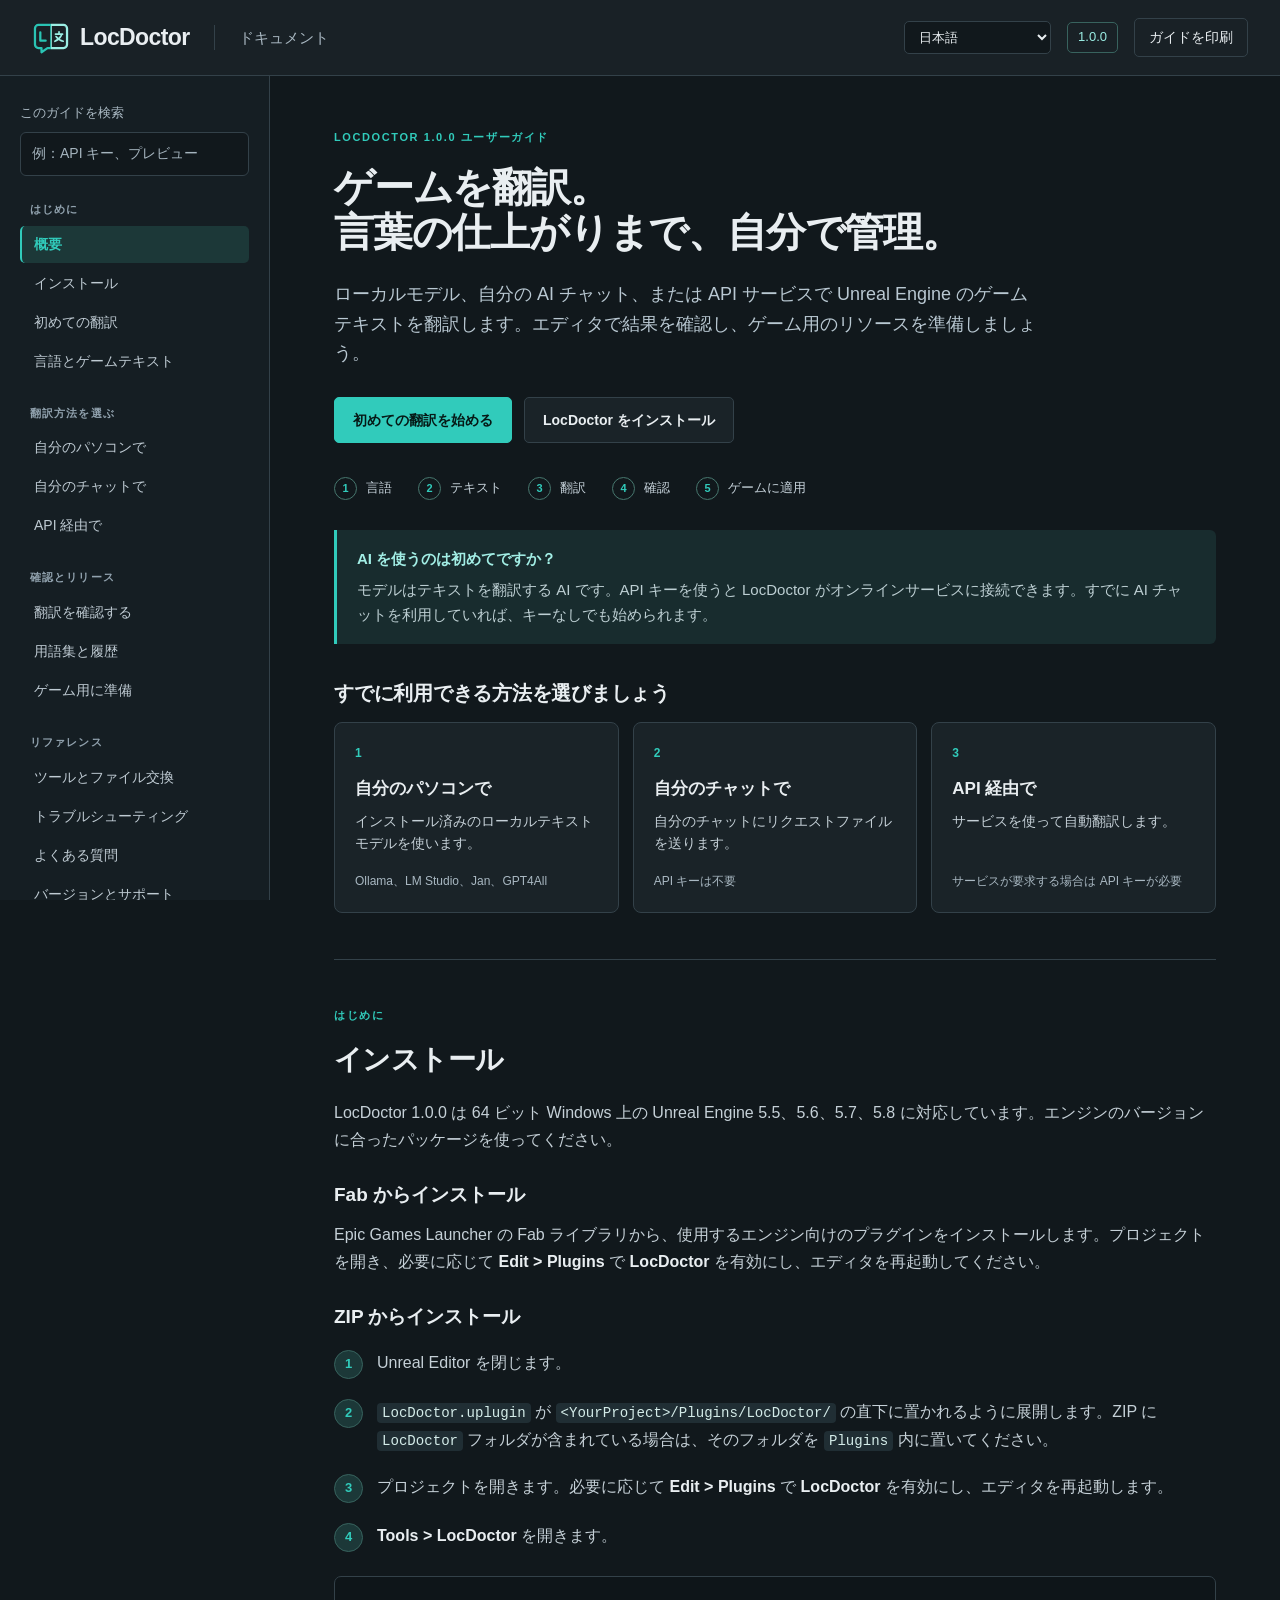
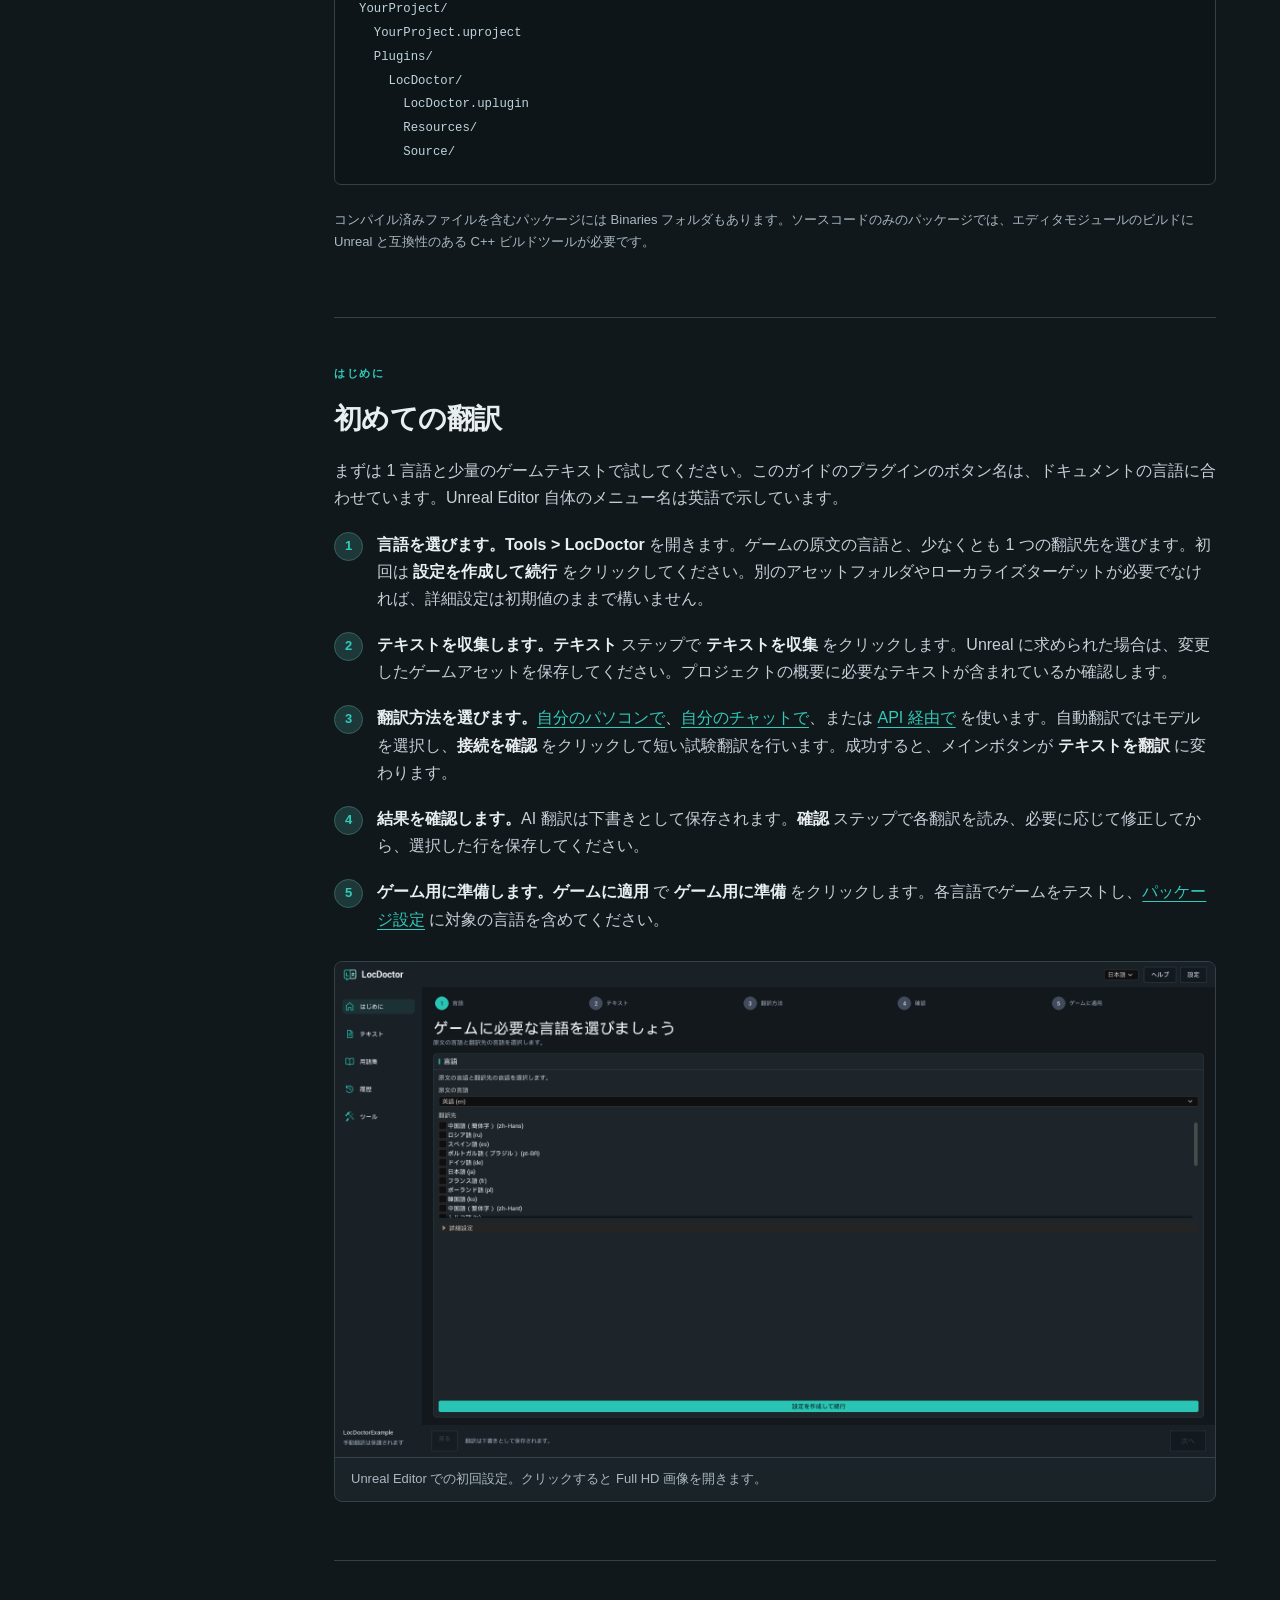
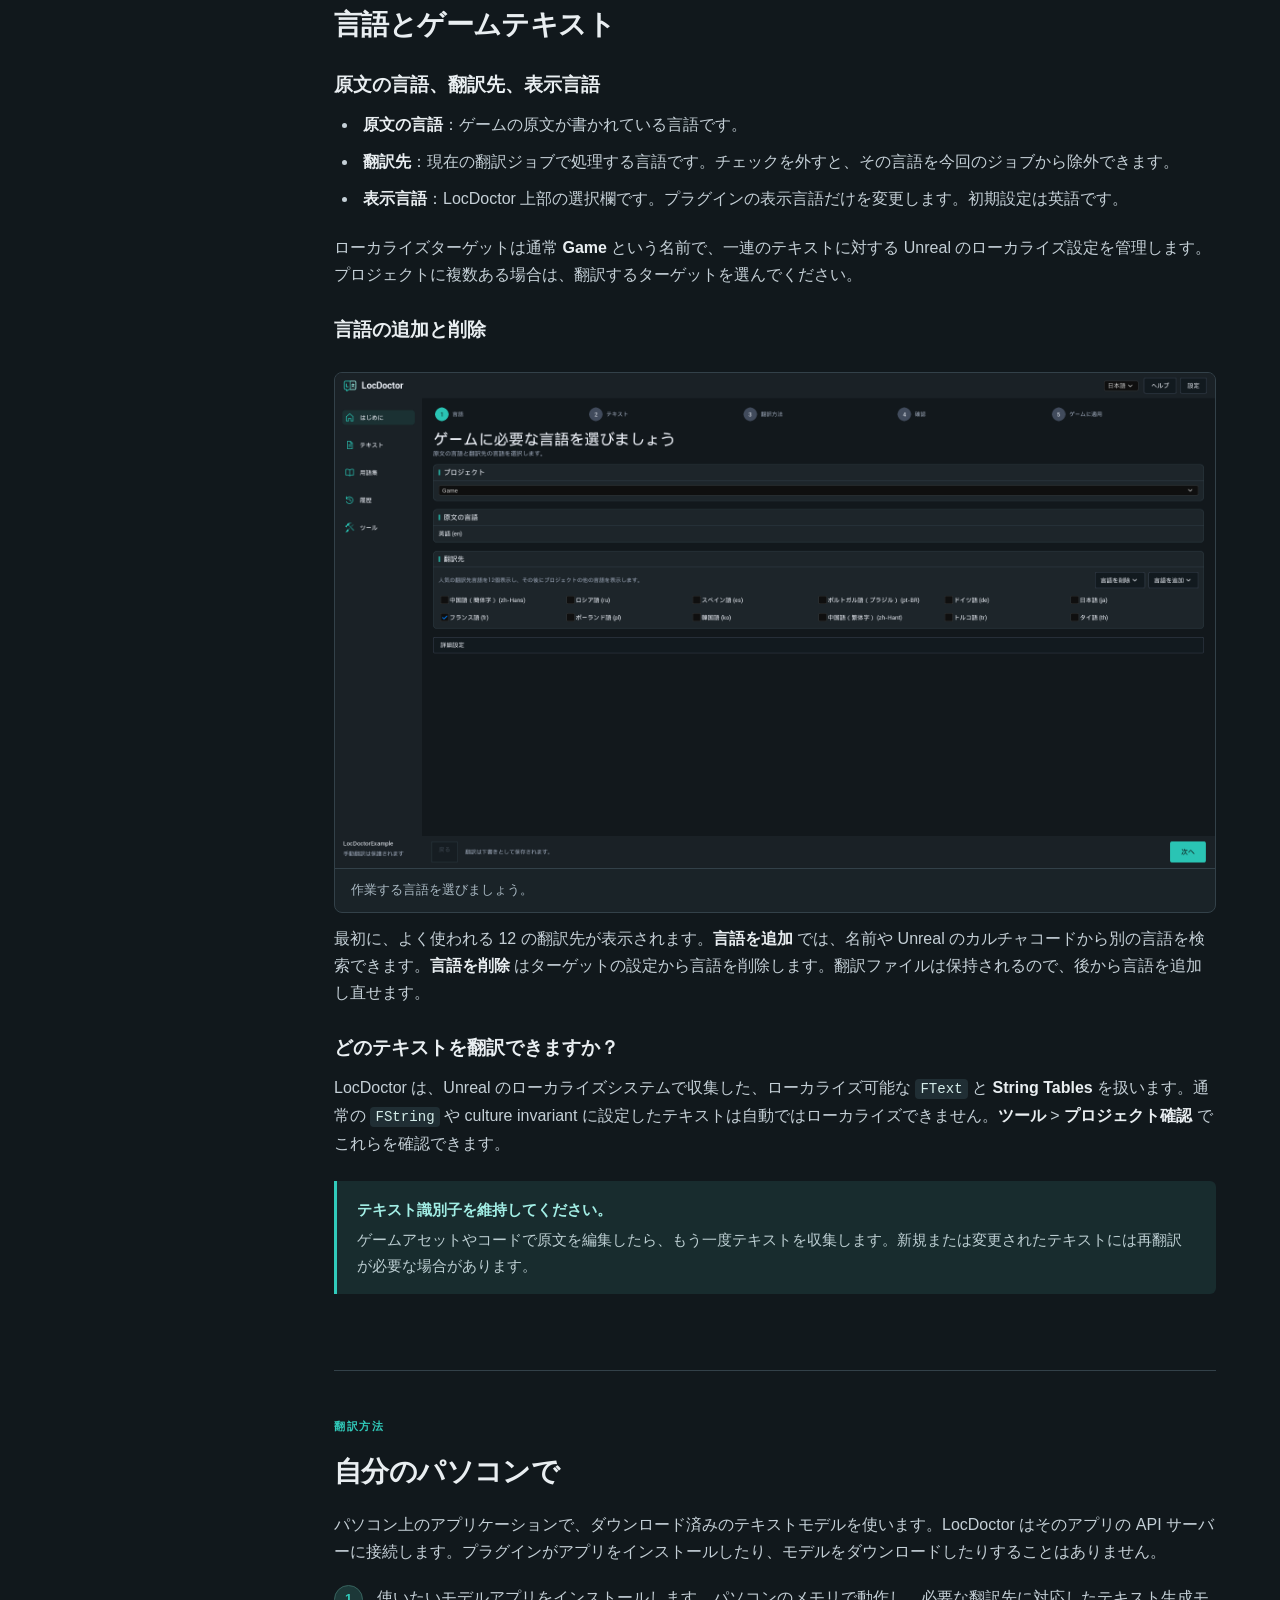
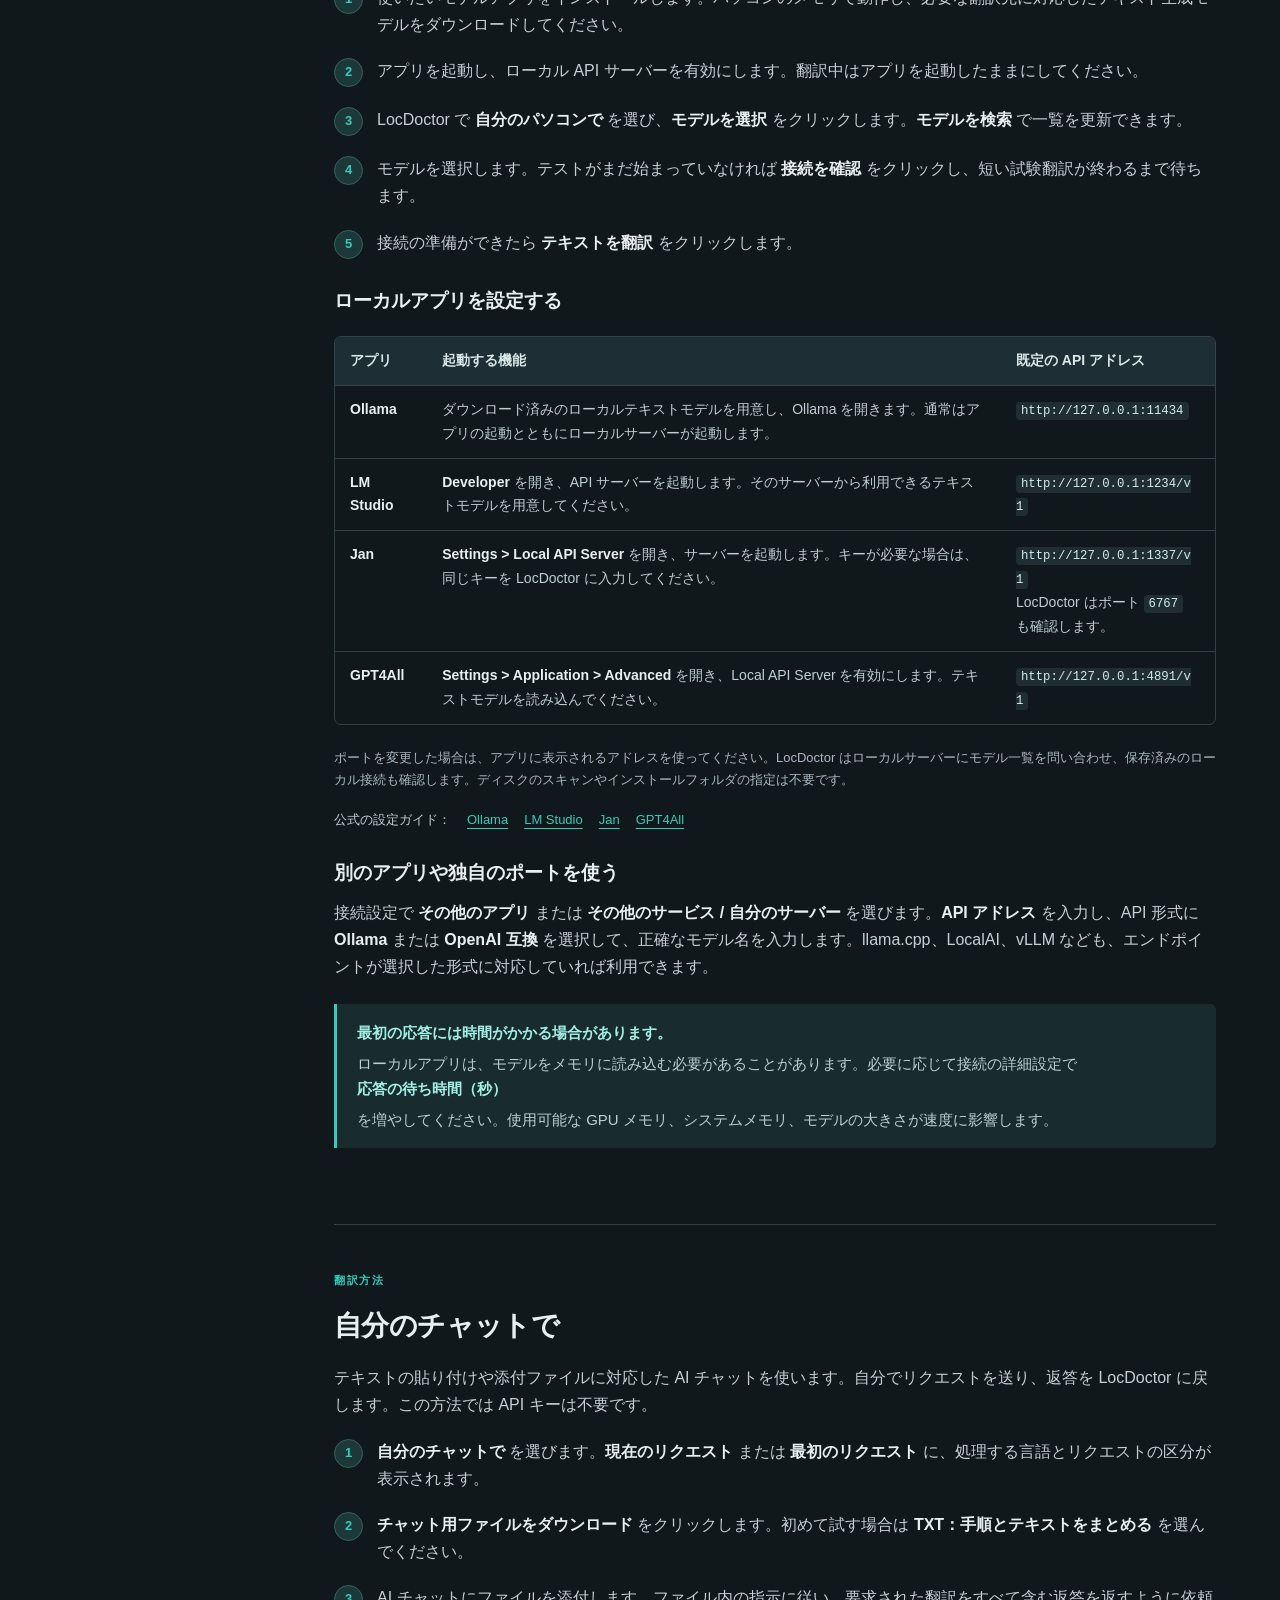
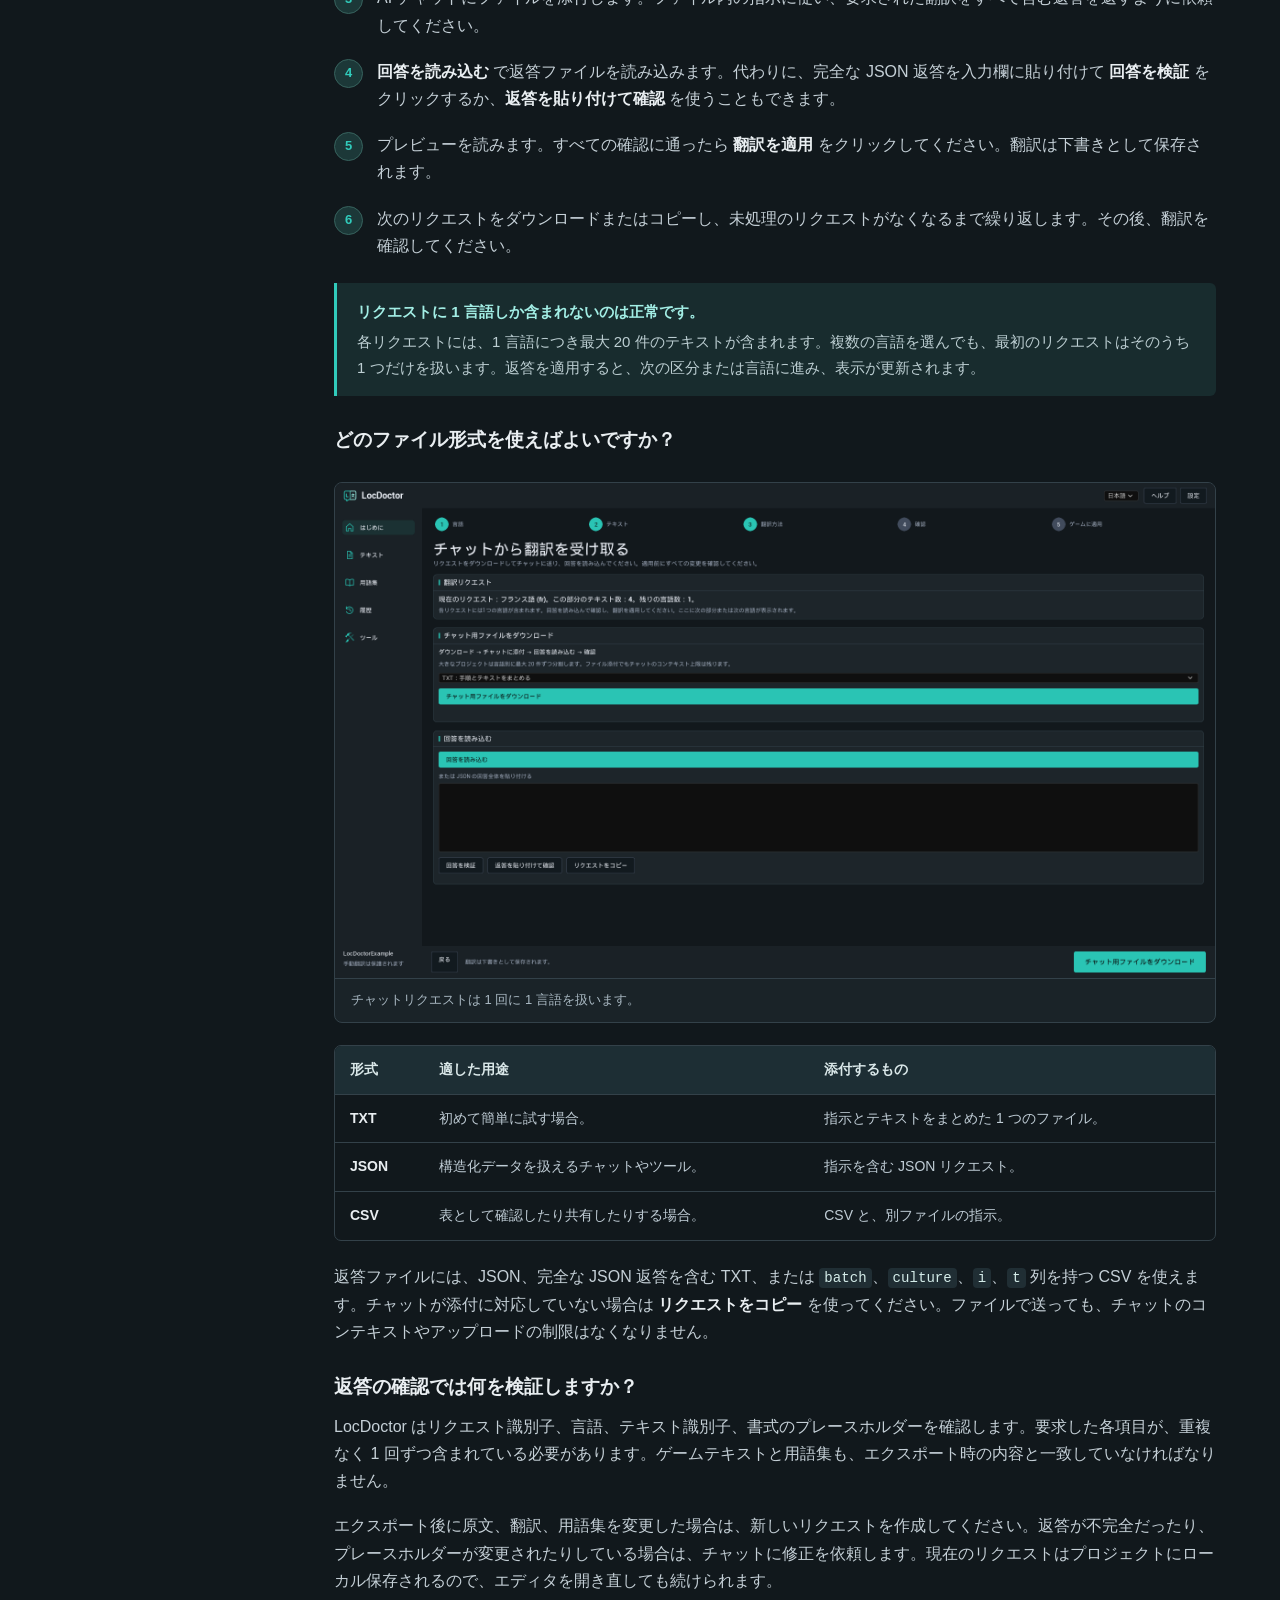
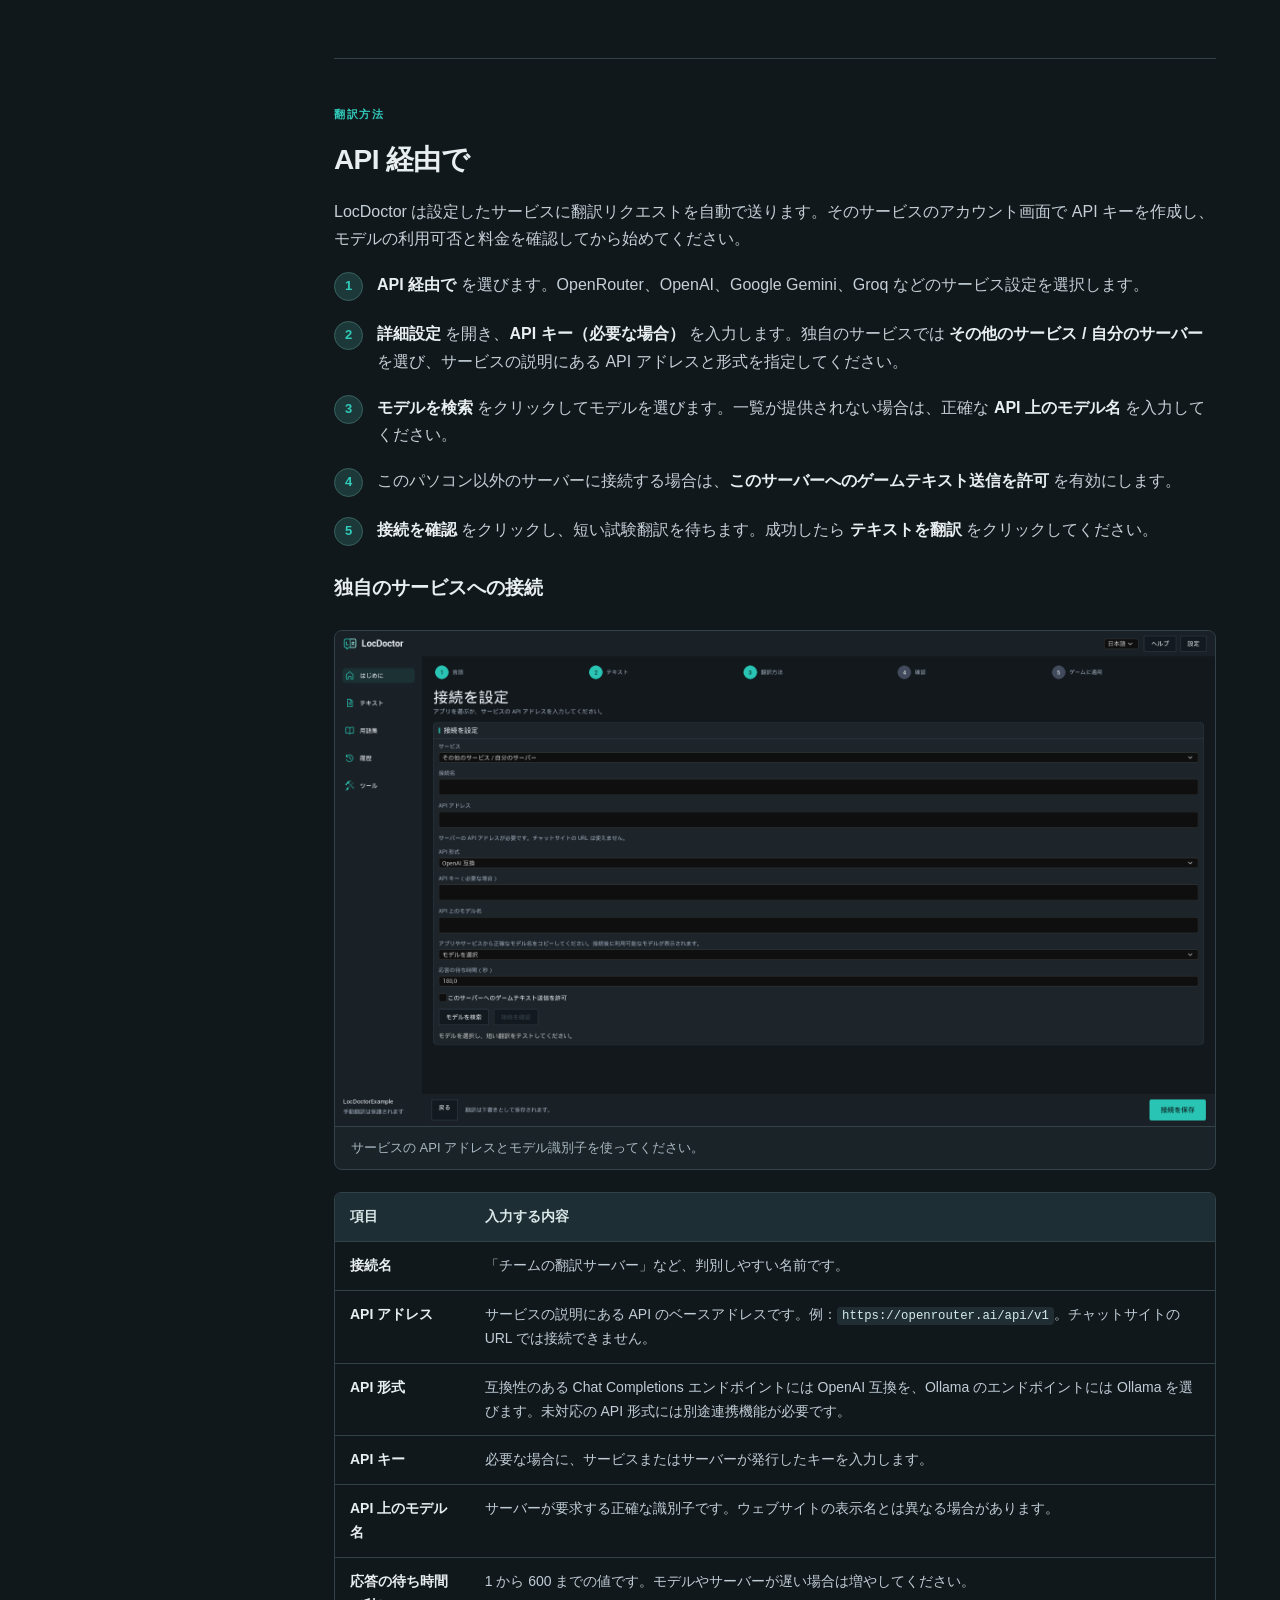
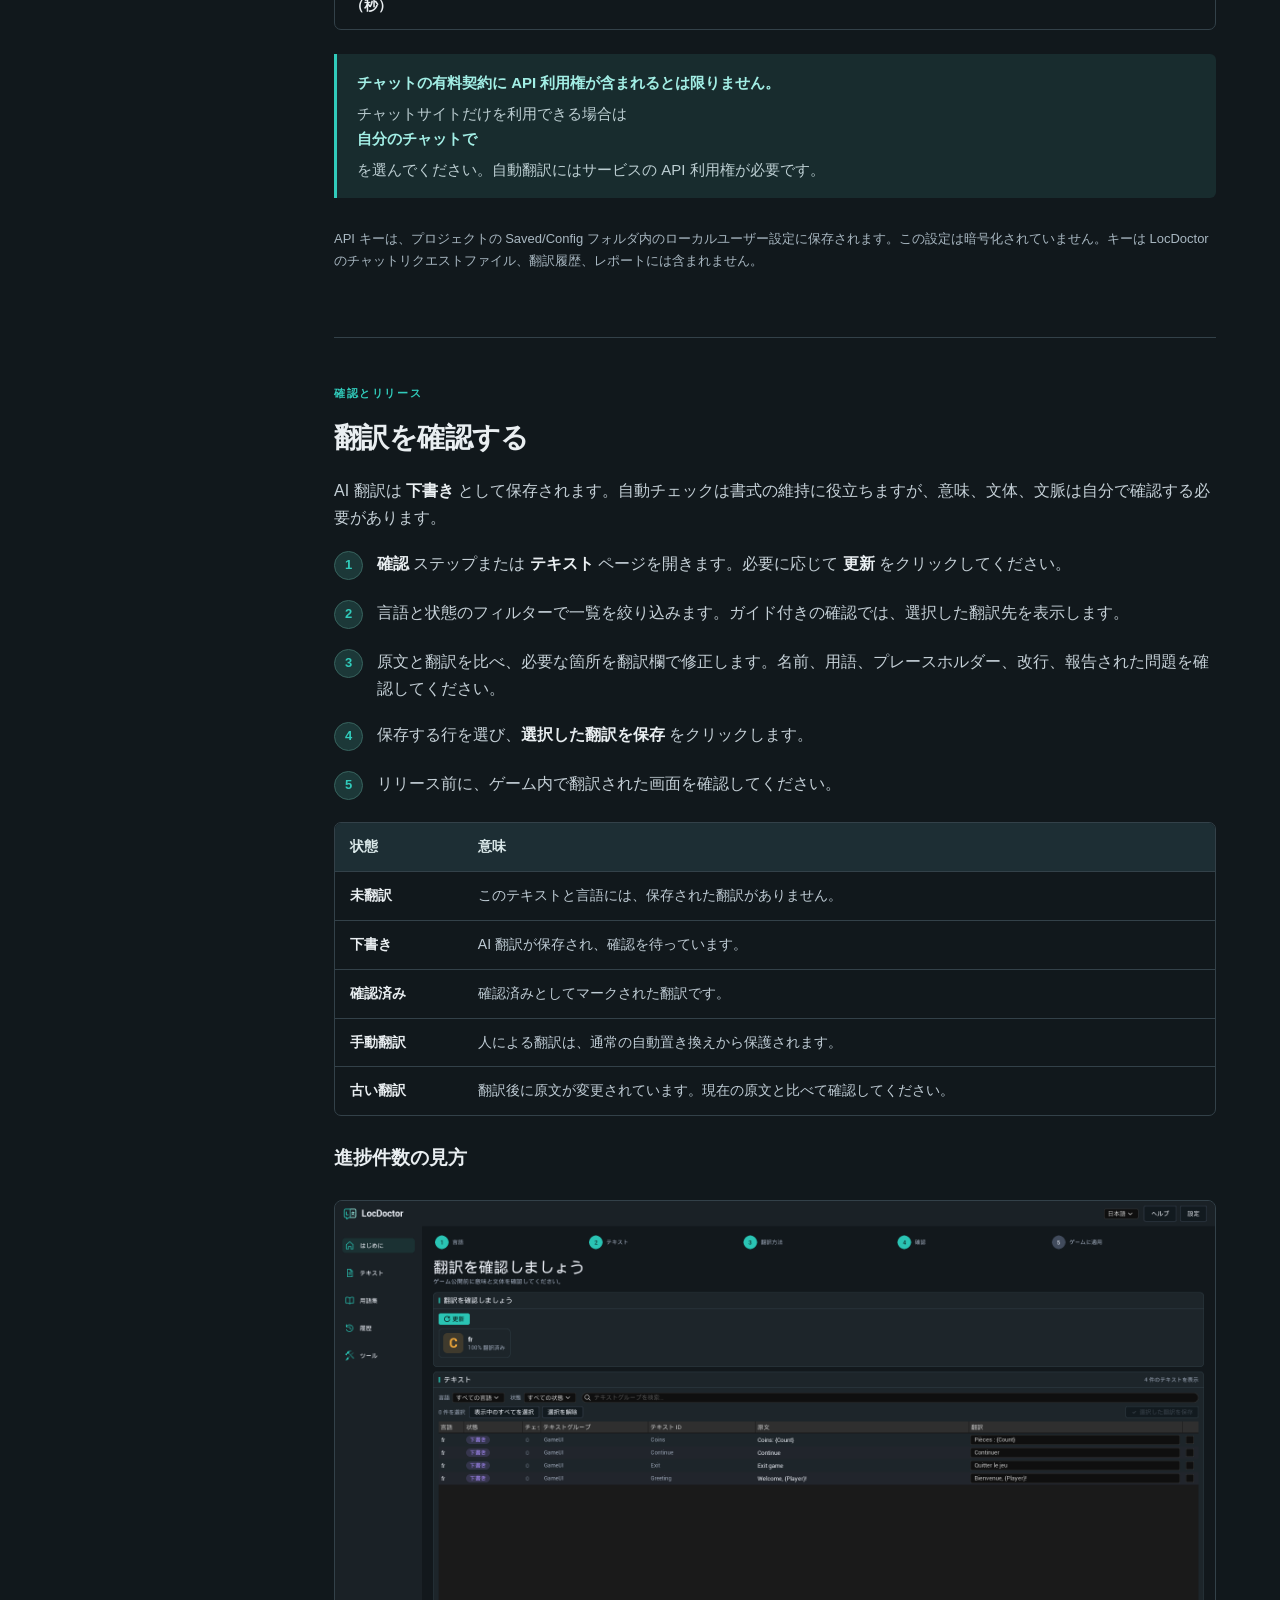
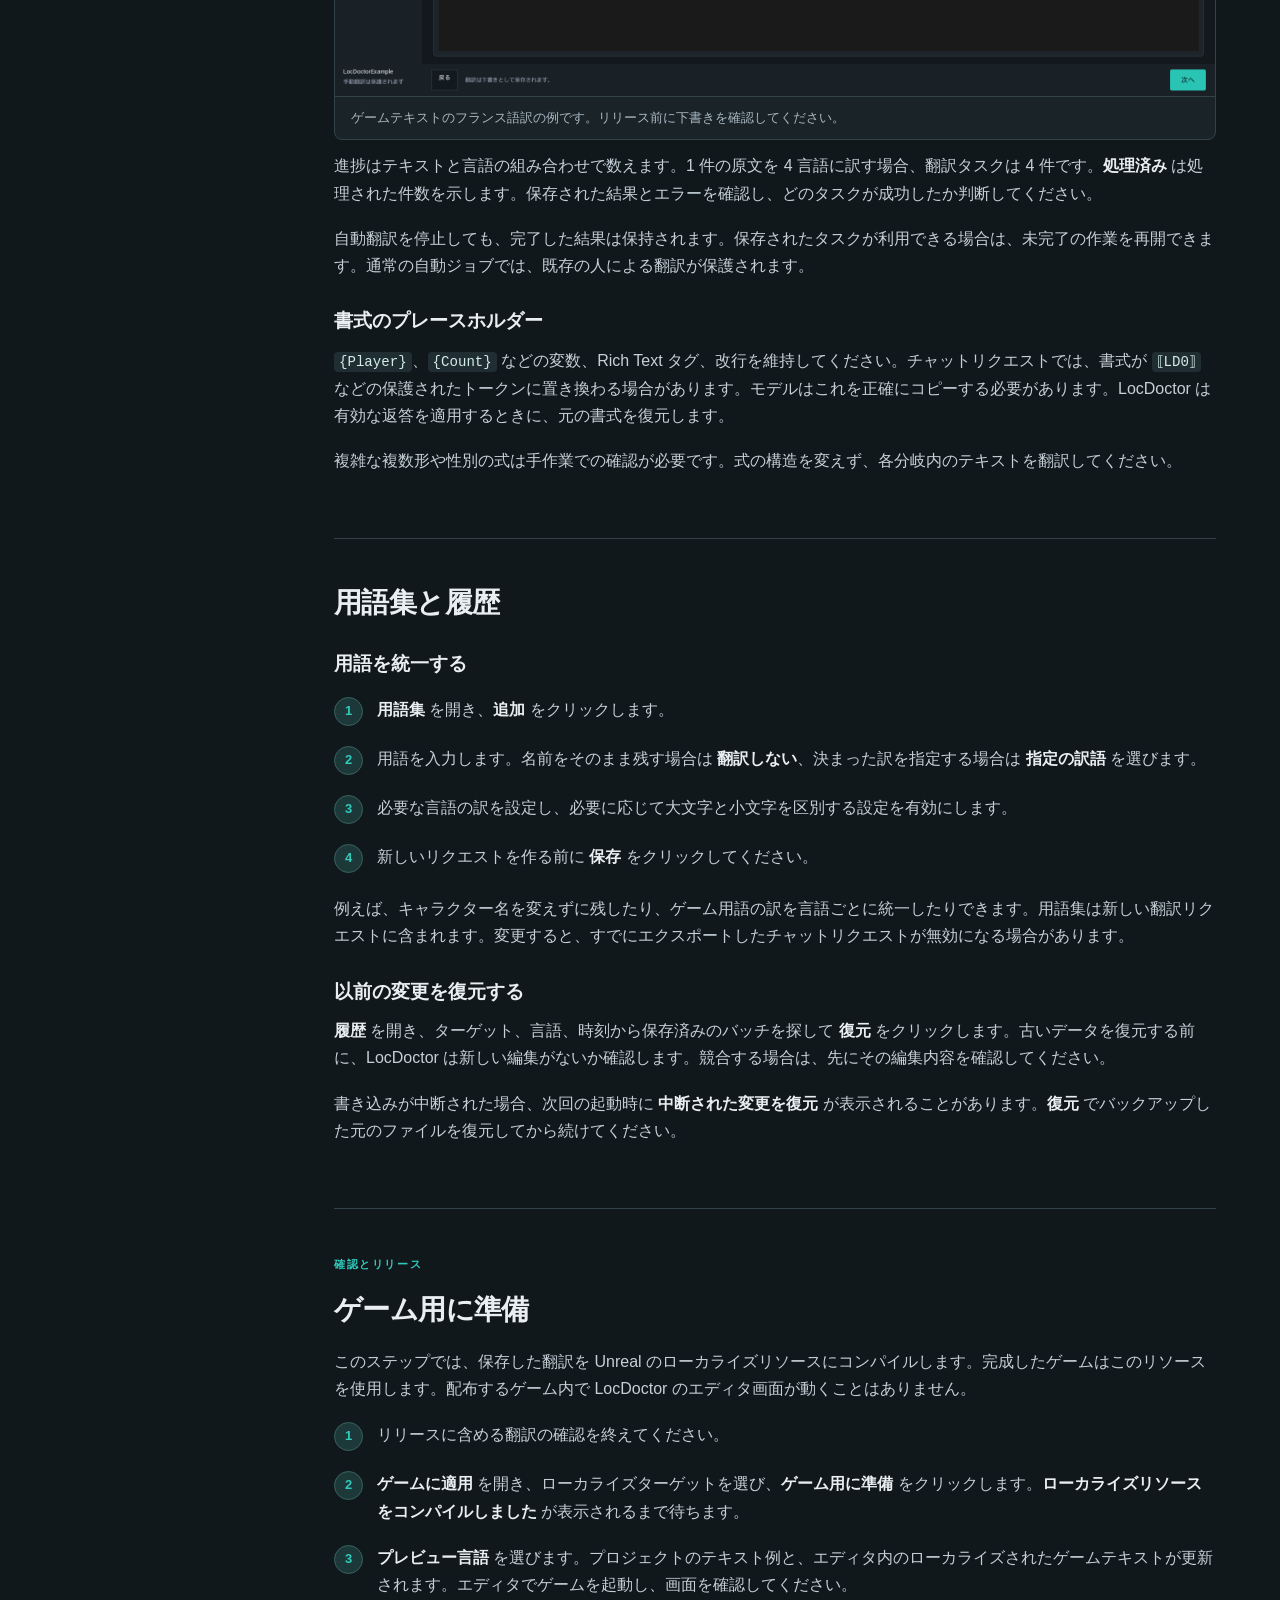
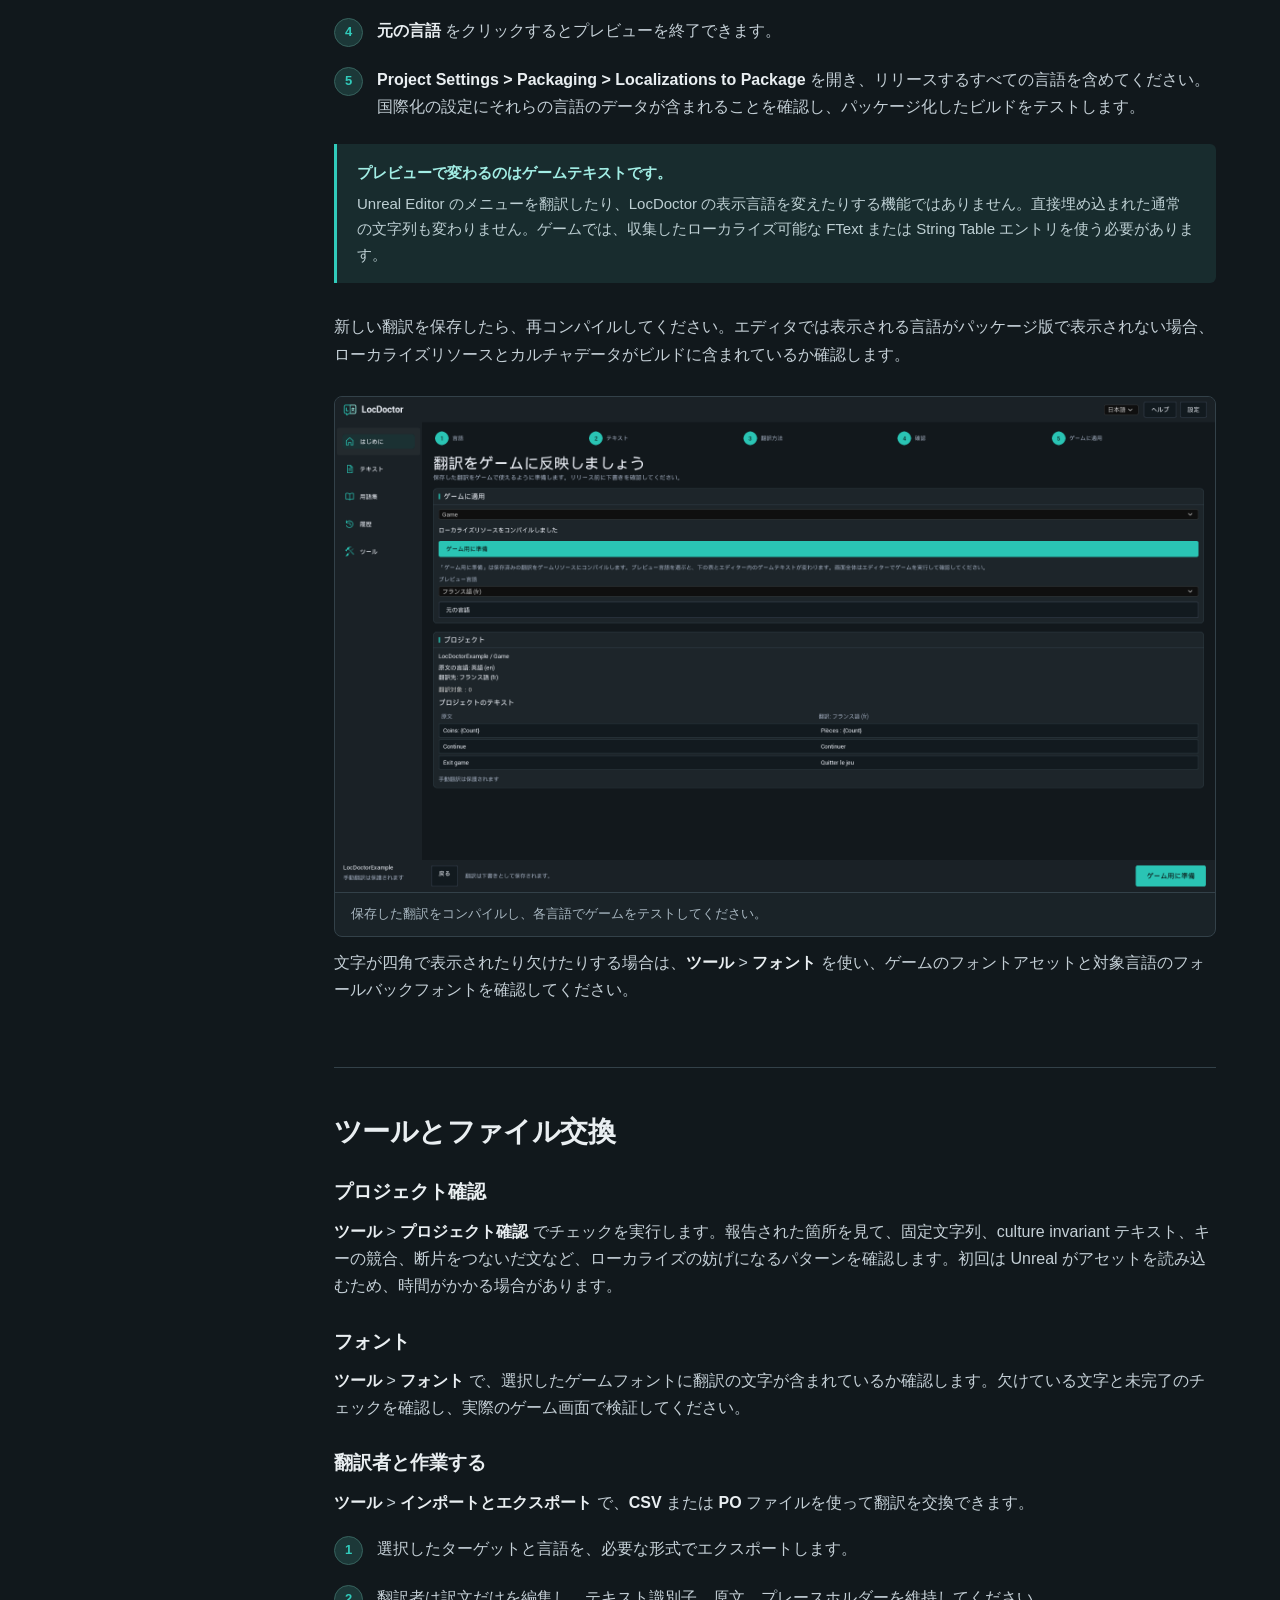
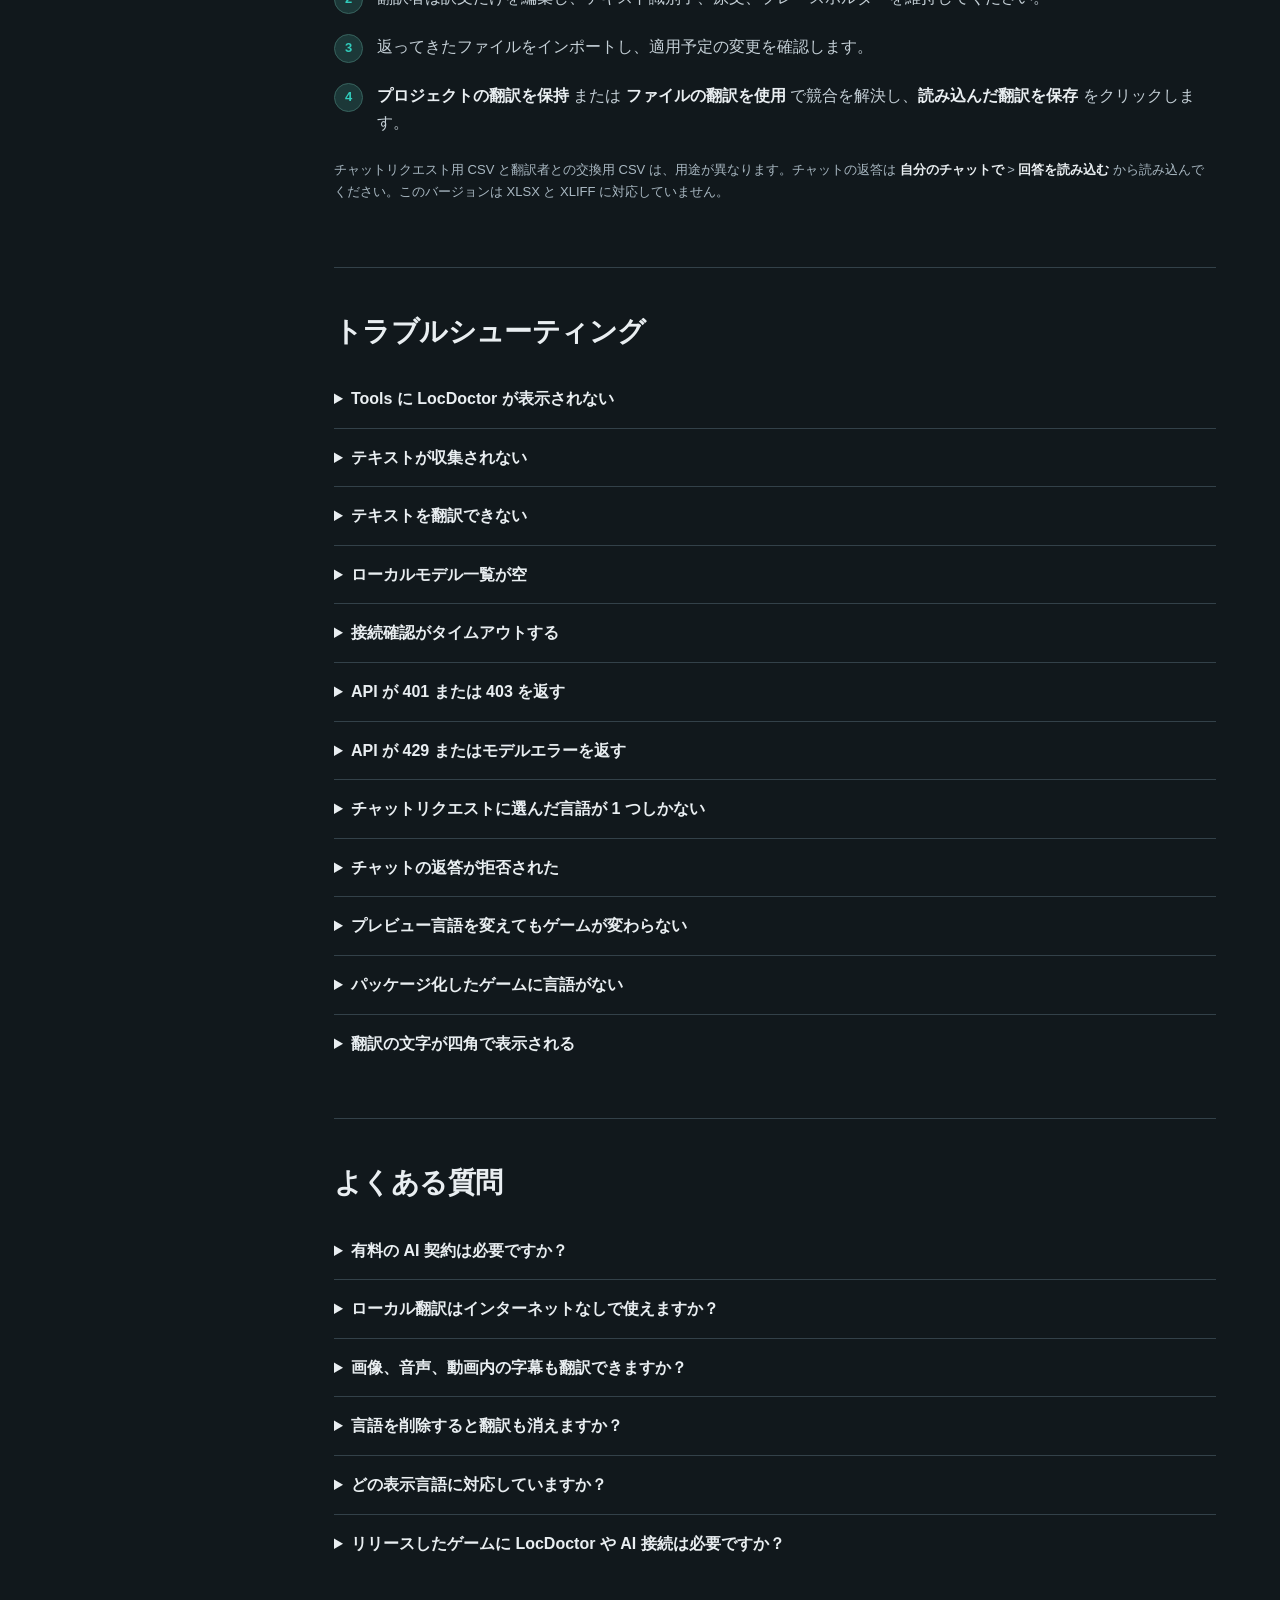
<file: ja/index.html>
<!doctype html>
<html lang="ja">
<head>
  <meta charset="utf-8">
  <meta name="viewport" content="width=device-width, initial-scale=1">
  <meta name="color-scheme" content="dark light">
  <meta name="site-root" content="../">
  <meta name="description" content="LocDoctor のインストール、ローカルモデル・API・自分のチャットを使った Unreal Engine のゲームテキストの翻訳、リリースに向けた翻訳リソースの準備方法を説明します。">
  <title>LocDoctor ドキュメント | Unreal Engine</title>
  <link rel="icon" type="image/svg+xml" href="../assets/locdoctor.svg">
  <link rel="stylesheet" href="../assets/style.css">
  <script src="../assets/app.js" defer></script>
</head>
<body data-search-one="{count} 件の章が見つかりました。" data-search-many="{count} 件の章が見つかりました。" data-search-empty="該当する章がありません。検索語を短くしてお試しください。">
  <a class="skip-link" href="#main">ドキュメント本文へ移動</a>
  <header class="site-header">
    <a class="brand" href="#overview" aria-label="LocDoctor ドキュメントのホーム"><img src="../assets/locdoctor.svg" alt="" width="38" height="38"><span>LocDoctor</span></a>
    <span class="header-label">ドキュメント</span>
    <div class="header-actions"><label class="language-picker"><span class="visually-hidden">ドキュメントの言語</span><select id="doc-locale" aria-label="ドキュメントの言語"><option value="en">English</option><option value="zh-Hans">简体中文</option><option value="ru">Русский</option><option value="es">Español</option><option value="pt-BR">Português (Brasil)</option><option value="de">Deutsch</option><option value="ja" selected>日本語</option><option value="fr">Français</option><option value="ko">한국어</option></select></label><span class="version">1.0.0</span><button class="print-button" type="button" id="print-guide">ガイドを印刷</button><button class="menu-button" type="button" id="menu-toggle" aria-controls="sidebar" aria-expanded="false">メニュー</button></div>
  </header>
  <div class="site-layout">
    <aside class="sidebar" id="sidebar">
      <div class="search-box"><label for="doc-search">このガイドを検索</label><input id="doc-search" type="search" placeholder="例：API キー、プレビュー" autocomplete="off" aria-controls="search-results"><div id="search-results" class="search-results" hidden></div><p class="visually-hidden" id="search-status" role="status"></p></div>
      <nav aria-label="ドキュメントの章">
        <p class="nav-heading">はじめに</p>
        <a href="#overview" aria-current="location">概要</a>
        <a href="#installation">インストール</a>
        <a href="#quick-start">初めての翻訳</a>
        <a href="#languages">言語とゲームテキスト</a>
        <p class="nav-heading">翻訳方法を選ぶ</p>
        <a href="#local-models">自分のパソコンで</a>
        <a href="#browser-chat">自分のチャットで</a>
        <a href="#api">API 経由で</a>
        <p class="nav-heading">確認とリリース</p>
        <a href="#review">翻訳を確認する</a>
        <a href="#glossary-history">用語集と履歴</a>
        <a href="#prepare-game">ゲーム用に準備</a>
        <p class="nav-heading">リファレンス</p>
        <a href="#tools">ツールとファイル交換</a>
        <a href="#troubleshooting">トラブルシューティング</a>
        <a href="#faq">よくある質問</a>
        <a href="#version">バージョンとサポート</a>
      </nav>
      <div class="sidebar-footer">Unreal Engine 5.5 / 5.6 / 5.7 / 5.8<br>64 ビット Windows</div>
    </aside>
    <main id="main" tabindex="-1">
      <section class="doc-section overview" id="overview" aria-labelledby="overview-title" data-search="getting started beginner introduction AI localization">
        <p class="eyebrow">LOCDOCTOR 1.0.0 ユーザーガイド</p>
        <h1 id="overview-title">ゲームを翻訳。<br>言葉の仕上がりまで、自分で管理。</h1>
        <p class="lead">ローカルモデル、自分の AI チャット、または API サービスで Unreal Engine のゲームテキストを翻訳します。エディタで結果を確認し、ゲーム用のリソースを準備しましょう。</p>
        <div class="intro-actions"><a class="primary-link" href="#quick-start">初めての翻訳を始める</a><a class="secondary-link" href="#installation">LocDoctor をインストール</a></div>
        <div class="workflow" aria-label="翻訳の 5 ステップ"><span><b>1</b> 言語</span><span><b>2</b> テキスト</span><span><b>3</b> 翻訳</span><span><b>4</b> 確認</span><span><b>5</b> ゲームに適用</span></div>
        <div class="intro-note"><strong>AI を使うのは初めてですか？</strong>モデルはテキストを翻訳する AI です。API キーを使うと LocDoctor がオンラインサービスに接続できます。すでに AI チャットを利用していれば、キーなしでも始められます。</div>
        <h2>すでに利用できる方法を選びましょう</h2>
        <div class="method-cards">
          <a href="#local-models"><span class="method-symbol" aria-hidden="true">1</span><h3>自分のパソコンで</h3><p>インストール済みのローカルテキストモデルを使います。</p><span>Ollama、LM Studio、Jan、GPT4All</span></a>
          <a href="#browser-chat"><span class="method-symbol" aria-hidden="true">2</span><h3>自分のチャットで</h3><p>自分のチャットにリクエストファイルを送ります。</p><span>API キーは不要</span></a>
          <a href="#api"><span class="method-symbol" aria-hidden="true">3</span><h3>API 経由で</h3><p>サービスを使って自動翻訳します。</p><span>サービスが要求する場合は API キーが必要</span></a>
        </div>
      </section>
      <section class="doc-section" id="installation" aria-labelledby="installation-title" data-search="install enable plugin Plugins missing modules compiler Fab zip Windows version">
        <p class="eyebrow">はじめに</p><h2 id="installation-title">インストール</h2>
        <p>LocDoctor 1.0.0 は 64 ビット Windows 上の Unreal Engine 5.5、5.6、5.7、5.8 に対応しています。エンジンのバージョンに合ったパッケージを使ってください。</p>
        <h3>Fab からインストール</h3>
        <p>Epic Games Launcher の Fab ライブラリから、使用するエンジン向けのプラグインをインストールします。プロジェクトを開き、必要に応じて <strong>Edit &gt; Plugins</strong> で <strong>LocDoctor</strong> を有効にし、エディタを再起動してください。</p>
        <h3>ZIP からインストール</h3>
        <ol class="steps"><li>Unreal Editor を閉じます。</li><li><code>LocDoctor.uplugin</code> が <code>&lt;YourProject&gt;/Plugins/LocDoctor/</code> の直下に置かれるように展開します。ZIP に <code>LocDoctor</code> フォルダが含まれている場合は、そのフォルダを <code>Plugins</code> 内に置いてください。</li><li>プロジェクトを開きます。必要に応じて <strong>Edit &gt; Plugins</strong> で <strong>LocDoctor</strong> を有効にし、エディタを再起動します。</li><li><strong>Tools &gt; LocDoctor</strong> を開きます。</li></ol>
        <pre><code>YourProject/
  YourProject.uproject
  Plugins/
    LocDoctor/
      LocDoctor.uplugin
      Resources/
      Source/</code></pre>
        <p class="small">コンパイル済みファイルを含むパッケージには Binaries フォルダもあります。ソースコードのみのパッケージでは、エディタモジュールのビルドに Unreal と互換性のある C++ ビルドツールが必要です。</p>
      </section>
      <section class="doc-section" id="quick-start" aria-labelledby="quick-start-title" data-search="start tutorial first translation collect texts connection drafts setup wizard">
        <p class="eyebrow">はじめに</p><h2 id="quick-start-title">初めての翻訳</h2>
        <p>まずは 1 言語と少量のゲームテキストで試してください。このガイドのプラグインのボタン名は、ドキュメントの言語に合わせています。Unreal Editor 自体のメニュー名は英語で示しています。</p>
        <ol class="steps"><li><strong>言語を選びます。</strong><strong>Tools &gt; LocDoctor</strong> を開きます。ゲームの原文の言語と、少なくとも 1 つの翻訳先を選びます。初回は <strong>設定を作成して続行</strong> をクリックしてください。別のアセットフォルダやローカライズターゲットが必要でなければ、詳細設定は初期値のままで構いません。</li><li><strong>テキストを収集します。</strong><strong>テキスト</strong> ステップで <strong>テキストを収集</strong> をクリックします。Unreal に求められた場合は、変更したゲームアセットを保存してください。プロジェクトの概要に必要なテキストが含まれているか確認します。</li><li><strong>翻訳方法を選びます。</strong><a href="#local-models">自分のパソコンで</a>、<a href="#browser-chat">自分のチャットで</a>、または <a href="#api">API 経由で</a> を使います。自動翻訳ではモデルを選択し、<strong>接続を確認</strong> をクリックして短い試験翻訳を行います。成功すると、メインボタンが <strong>テキストを翻訳</strong> に変わります。</li><li><strong>結果を確認します。</strong>AI 翻訳は下書きとして保存されます。<strong>確認</strong> ステップで各翻訳を読み、必要に応じて修正してから、選択した行を保存してください。</li><li><strong>ゲーム用に準備します。</strong><strong>ゲームに適用</strong> で <strong>ゲーム用に準備</strong> をクリックします。各言語でゲームをテストし、<a href="#prepare-game">パッケージ設定</a> に対象の言語を含めてください。</li></ol>
        <figure class="screenshot"><a href="../assets/screens/ja/first-run.png" target="_blank" rel="noopener" aria-label="設定画面のスクリーンショットをフルサイズで開く"><img src="../assets/screens/ja/first-run.png" width="1920" height="1080" alt="LocDoctor の初回設定画面。原文の言語と翻訳先を選択できます。" loading="lazy"></a><figcaption>Unreal Editor での初回設定。クリックすると Full HD 画像を開きます。</figcaption></figure>
      </section>
      <section class="doc-section" id="languages" aria-labelledby="languages-title" data-search="source original target language add remove FText FString String Table localization gather empty Chinese English Spanish">
        <h2 id="languages-title">言語とゲームテキスト</h2>
        <h3>原文の言語、翻訳先、表示言語</h3>
        <ul><li><strong>原文の言語</strong>：ゲームの原文が書かれている言語です。</li><li><strong>翻訳先</strong>：現在の翻訳ジョブで処理する言語です。チェックを外すと、その言語を今回のジョブから除外できます。</li><li><strong>表示言語</strong>：LocDoctor 上部の選択欄です。プラグインの表示言語だけを変更します。初期設定は英語です。</li></ul>
        <p>ローカライズターゲットは通常 <strong>Game</strong> という名前で、一連のテキストに対する Unreal のローカライズ設定を管理します。プロジェクトに複数ある場合は、翻訳するターゲットを選んでください。</p>
        <h3>言語の追加と削除</h3>
        <figure class="screenshot"><a href="../assets/screens/ja/languages.png" target="_blank" rel="noopener"><img src="../assets/screens/ja/languages.png" width="1920" height="1080" alt="言語ステップ。翻訳先の選択、言語の追加と削除ができます。" loading="lazy"></a><figcaption>作業する言語を選びましょう。</figcaption></figure>
        <p>最初に、よく使われる 12 の翻訳先が表示されます。<strong>言語を追加</strong> では、名前や Unreal のカルチャコードから別の言語を検索できます。<strong>言語を削除</strong> はターゲットの設定から言語を削除します。翻訳ファイルは保持されるので、後から言語を追加し直せます。</p>
        <h3>どのテキストを翻訳できますか？</h3>
        <p>LocDoctor は、Unreal のローカライズシステムで収集した、ローカライズ可能な <code>FText</code> と <strong>String Tables</strong> を扱います。通常の <code>FString</code> や culture invariant に設定したテキストは自動ではローカライズできません。<strong>ツール</strong> &gt; <strong>プロジェクト確認</strong> でこれらを確認できます。</p>
        <div class="callout"><strong>テキスト識別子を維持してください。</strong>ゲームアセットやコードで原文を編集したら、もう一度テキストを収集します。新規または変更されたテキストには再翻訳が必要な場合があります。</div>
      </section>
      <section class="doc-section" id="local-models" aria-labelledby="local-title" data-search="Ollama LM Studio Jan GPT4All local model server port GPU RAM memory installation discover custom llama.cpp LocalAI vLLM">
        <p class="eyebrow">翻訳方法</p><h2 id="local-title">自分のパソコンで</h2>
        <p>パソコン上のアプリケーションで、ダウンロード済みのテキストモデルを使います。LocDoctor はそのアプリの API サーバーに接続します。プラグインがアプリをインストールしたり、モデルをダウンロードしたりすることはありません。</p>
        <ol class="steps"><li>使いたいモデルアプリをインストールします。パソコンのメモリで動作し、必要な翻訳先に対応したテキスト生成モデルをダウンロードしてください。</li><li>アプリを起動し、ローカル API サーバーを有効にします。翻訳中はアプリを起動したままにしてください。</li><li>LocDoctor で <strong>自分のパソコンで</strong> を選び、<strong>モデルを選択</strong> をクリックします。<strong>モデルを検索</strong> で一覧を更新できます。</li><li>モデルを選択します。テストがまだ始まっていなければ <strong>接続を確認</strong> をクリックし、短い試験翻訳が終わるまで待ちます。</li><li>接続の準備ができたら <strong>テキストを翻訳</strong> をクリックします。</li></ol>
        <h3>ローカルアプリを設定する</h3>
        <div class="table-scroll"><table><caption>ローカルアプリの設定と、LocDoctor が確認する既定のアドレス</caption><thead><tr><th>アプリ</th><th>起動する機能</th><th>既定の API アドレス</th></tr></thead><tbody>
          <tr><td>Ollama</td><td>ダウンロード済みのローカルテキストモデルを用意し、Ollama を開きます。通常はアプリの起動とともにローカルサーバーが起動します。</td><td><code>http://127.0.0.1:11434</code></td></tr>
          <tr><td>LM Studio</td><td><strong>Developer</strong> を開き、API サーバーを起動します。そのサーバーから利用できるテキストモデルを用意してください。</td><td><code>http://127.0.0.1:1234/v1</code></td></tr>
          <tr><td>Jan</td><td><strong>Settings &gt; Local API Server</strong> を開き、サーバーを起動します。キーが必要な場合は、同じキーを LocDoctor に入力してください。</td><td><code>http://127.0.0.1:1337/v1</code><br>LocDoctor はポート <code>6767</code> も確認します。</td></tr>
          <tr><td>GPT4All</td><td><strong>Settings &gt; Application &gt; Advanced</strong> を開き、Local API Server を有効にします。テキストモデルを読み込んでください。</td><td><code>http://127.0.0.1:4891/v1</code></td></tr>
        </tbody></table></div>
        <p class="small">ポートを変更した場合は、アプリに表示されるアドレスを使ってください。LocDoctor はローカルサーバーにモデル一覧を問い合わせ、保存済みのローカル接続も確認します。ディスクのスキャンやインストールフォルダの指定は不要です。</p>
        <p class="reference-links">公式の設定ガイド：<a href="https://docs.ollama.com/quickstart">Ollama</a><a href="https://lmstudio.ai/docs/developer/core/server">LM Studio</a><a href="https://jan.ai/docs/local-api">Jan</a><a href="https://docs.gpt4all.io/gpt4all_api_server/home.html">GPT4All</a></p>
        <h3>別のアプリや独自のポートを使う</h3>
        <p>接続設定で <strong>その他のアプリ</strong> または <strong>その他のサービス / 自分のサーバー</strong> を選びます。<strong>API アドレス</strong> を入力し、API 形式に <strong>Ollama</strong> または <strong>OpenAI 互換</strong> を選択して、正確なモデル名を入力します。llama.cpp、LocalAI、vLLM なども、エンドポイントが選択した形式に対応していれば利用できます。</p>
        <div class="callout"><strong>最初の応答には時間がかかる場合があります。</strong>ローカルアプリは、モデルをメモリに読み込む必要があることがあります。必要に応じて接続の詳細設定で <strong>応答の待ち時間（秒）</strong> を増やしてください。使用可能な GPU メモリ、システムメモリ、モデルの大きさが速度に影響します。</div>
      </section>
      <section class="doc-section" id="browser-chat" aria-labelledby="chat-title" data-search="ChatGPT Claude Gemini browser chat subscription clipboard TXT JSON CSV file batch Arabic one language missing reply placeholders tokens copy request load response">
        <p class="eyebrow">翻訳方法</p><h2 id="chat-title">自分のチャットで</h2>
        <p>テキストの貼り付けや添付ファイルに対応した AI チャットを使います。自分でリクエストを送り、返答を LocDoctor に戻します。この方法では API キーは不要です。</p>
        <ol class="steps"><li><strong>自分のチャットで</strong> を選びます。<strong>現在のリクエスト</strong> または <strong>最初のリクエスト</strong> に、処理する言語とリクエストの区分が表示されます。</li><li><strong>チャット用ファイルをダウンロード</strong> をクリックします。初めて試す場合は <strong>TXT：手順とテキストをまとめる</strong> を選んでください。</li><li>AI チャットにファイルを添付します。ファイル内の指示に従い、要求された翻訳をすべて含む返答を返すように依頼してください。</li><li><strong>回答を読み込む</strong> で返答ファイルを読み込みます。代わりに、完全な JSON 返答を入力欄に貼り付けて <strong>回答を検証</strong> をクリックするか、<strong>返答を貼り付けて確認</strong> を使うこともできます。</li><li>プレビューを読みます。すべての確認に通ったら <strong>翻訳を適用</strong> をクリックしてください。翻訳は下書きとして保存されます。</li><li>次のリクエストをダウンロードまたはコピーし、未処理のリクエストがなくなるまで繰り返します。その後、翻訳を確認してください。</li></ol>
        <div class="callout"><strong>リクエストに 1 言語しか含まれないのは正常です。</strong>各リクエストには、1 言語につき最大 20 件のテキストが含まれます。複数の言語を選んでも、最初のリクエストはそのうち 1 つだけを扱います。返答を適用すると、次の区分または言語に進み、表示が更新されます。</div>
        <h3>どのファイル形式を使えばよいですか？</h3>
        <figure class="screenshot"><a href="../assets/screens/ja/chat-request.png" target="_blank" rel="noopener"><img src="../assets/screens/ja/chat-request.png" width="1920" height="1080" alt="チャット交換ページには、現在のリクエストの言語、ファイル形式、返答の操作が表示されます。" loading="lazy"></a><figcaption>チャットリクエストは 1 回に 1 言語を扱います。</figcaption></figure>
        <div class="table-scroll"><table><caption>チャットリクエストのファイル形式</caption><thead><tr><th>形式</th><th>適した用途</th><th>添付するもの</th></tr></thead><tbody><tr><td>TXT</td><td>初めて簡単に試す場合。</td><td>指示とテキストをまとめた 1 つのファイル。</td></tr><tr><td>JSON</td><td>構造化データを扱えるチャットやツール。</td><td>指示を含む JSON リクエスト。</td></tr><tr><td>CSV</td><td>表として確認したり共有したりする場合。</td><td>CSV と、別ファイルの指示。</td></tr></tbody></table></div>
        <p>返答ファイルには、JSON、完全な JSON 返答を含む TXT、または <code>batch</code>、<code>culture</code>、<code>i</code>、<code>t</code> 列を持つ CSV を使えます。チャットが添付に対応していない場合は <strong>リクエストをコピー</strong> を使ってください。ファイルで送っても、チャットのコンテキストやアップロードの制限はなくなりません。</p>
        <h3>返答の確認では何を検証しますか？</h3>
        <p>LocDoctor はリクエスト識別子、言語、テキスト識別子、書式のプレースホルダーを確認します。要求した各項目が、重複なく 1 回ずつ含まれている必要があります。ゲームテキストと用語集も、エクスポート時の内容と一致していなければなりません。</p>
        <p>エクスポート後に原文、翻訳、用語集を変更した場合は、新しいリクエストを作成してください。返答が不完全だったり、プレースホルダーが変更されたりしている場合は、チャットに修正を依頼します。現在のリクエストはプロジェクトにローカル保存されるので、エディタを開き直しても続けられます。</p>
      </section>
      <section class="doc-section" id="api" aria-labelledby="api-title" data-search="API OpenRouter OpenAI Google Gemini Groq custom own server endpoint URL key authentication billing subscription token error connection model ID">
        <p class="eyebrow">翻訳方法</p><h2 id="api-title">API 経由で</h2>
        <p>LocDoctor は設定したサービスに翻訳リクエストを自動で送ります。そのサービスのアカウント画面で API キーを作成し、モデルの利用可否と料金を確認してから始めてください。</p>
        <ol class="steps"><li><strong>API 経由で</strong> を選びます。OpenRouter、OpenAI、Google Gemini、Groq などのサービス設定を選択します。</li><li><strong>詳細設定</strong> を開き、<strong>API キー（必要な場合）</strong> を入力します。独自のサービスでは <strong>その他のサービス / 自分のサーバー</strong> を選び、サービスの説明にある API アドレスと形式を指定してください。</li><li><strong>モデルを検索</strong> をクリックしてモデルを選びます。一覧が提供されない場合は、正確な <strong>API 上のモデル名</strong> を入力してください。</li><li>このパソコン以外のサーバーに接続する場合は、<strong>このサーバーへのゲームテキスト送信を許可</strong> を有効にします。</li><li><strong>接続を確認</strong> をクリックし、短い試験翻訳を待ちます。成功したら <strong>テキストを翻訳</strong> をクリックしてください。</li></ol>
        <h3>独自のサービスへの接続</h3>
        <figure class="screenshot"><a href="../assets/screens/ja/connection.png" target="_blank" rel="noopener"><img src="../assets/screens/ja/connection.png" width="1920" height="1080" alt="API アドレス、形式、キー、モデルの入力欄を含む接続設定。" loading="lazy"></a><figcaption>サービスの API アドレスとモデル識別子を使ってください。</figcaption></figure>
        <div class="table-scroll"><table><caption>独自の API 接続の設定項目</caption><thead><tr><th>項目</th><th>入力する内容</th></tr></thead><tbody><tr><td>接続名</td><td>「チームの翻訳サーバー」など、判別しやすい名前です。</td></tr><tr><td>API アドレス</td><td>サービスの説明にある API のベースアドレスです。例：<code>https://openrouter.ai/api/v1</code>。チャットサイトの URL では接続できません。</td></tr><tr><td>API 形式</td><td>互換性のある Chat Completions エンドポイントには OpenAI 互換を、Ollama のエンドポイントには Ollama を選びます。未対応の API 形式には別途連携機能が必要です。</td></tr><tr><td>API キー</td><td>必要な場合に、サービスまたはサーバーが発行したキーを入力します。</td></tr><tr><td>API 上のモデル名</td><td>サーバーが要求する正確な識別子です。ウェブサイトの表示名とは異なる場合があります。</td></tr><tr><td>応答の待ち時間（秒）</td><td>1 から 600 までの値です。モデルやサーバーが遅い場合は増やしてください。</td></tr></tbody></table></div>
        <div class="callout"><strong>チャットの有料契約に API 利用権が含まれるとは限りません。</strong>チャットサイトだけを利用できる場合は <strong>自分のチャットで</strong> を選んでください。自動翻訳にはサービスの API 利用権が必要です。</div>
        <p class="small">API キーは、プロジェクトの Saved/Config フォルダ内のローカルユーザー設定に保存されます。この設定は暗号化されていません。キーは LocDoctor のチャットリクエストファイル、翻訳履歴、レポートには含まれません。</p>
      </section>
      <section class="doc-section" id="review" aria-labelledby="review-title" data-search="review drafts human manual translation save edit corrected checked status selected filters progress count stop resume">
        <p class="eyebrow">確認とリリース</p><h2 id="review-title">翻訳を確認する</h2>
        <p>AI 翻訳は <strong>下書き</strong> として保存されます。自動チェックは書式の維持に役立ちますが、意味、文体、文脈は自分で確認する必要があります。</p>
        <ol class="steps"><li><strong>確認</strong> ステップまたは <strong>テキスト</strong> ページを開きます。必要に応じて <strong>更新</strong> をクリックしてください。</li><li>言語と状態のフィルターで一覧を絞り込みます。ガイド付きの確認では、選択した翻訳先を表示します。</li><li>原文と翻訳を比べ、必要な箇所を翻訳欄で修正します。名前、用語、プレースホルダー、改行、報告された問題を確認してください。</li><li>保存する行を選び、<strong>選択した翻訳を保存</strong> をクリックします。</li><li>リリース前に、ゲーム内で翻訳された画面を確認してください。</li></ol>
        <div class="table-scroll"><table><caption>翻訳の状態</caption><thead><tr><th>状態</th><th>意味</th></tr></thead><tbody><tr><td>未翻訳</td><td>このテキストと言語には、保存された翻訳がありません。</td></tr><tr><td>下書き</td><td>AI 翻訳が保存され、確認を待っています。</td></tr><tr><td>確認済み</td><td>確認済みとしてマークされた翻訳です。</td></tr><tr><td>手動翻訳</td><td>人による翻訳は、通常の自動置き換えから保護されます。</td></tr><tr><td>古い翻訳</td><td>翻訳後に原文が変更されています。現在の原文と比べて確認してください。</td></tr></tbody></table></div>
        <h3>進捗件数の見方</h3>
        <figure class="screenshot"><a href="../assets/screens/ja/review.png" target="_blank" rel="noopener"><img src="../assets/screens/ja/review.png" width="1920" height="1080" alt="サンプルプロジェクトの原文と、フランス語の翻訳下書きを比較する確認表。" loading="lazy"></a><figcaption>ゲームテキストのフランス語訳の例です。リリース前に下書きを確認してください。</figcaption></figure>
        <p>進捗はテキストと言語の組み合わせで数えます。1 件の原文を 4 言語に訳す場合、翻訳タスクは 4 件です。<strong>処理済み</strong> は処理された件数を示します。保存された結果とエラーを確認し、どのタスクが成功したか判断してください。</p>
        <p>自動翻訳を停止しても、完了した結果は保持されます。保存されたタスクが利用できる場合は、未完了の作業を再開できます。通常の自動ジョブでは、既存の人による翻訳が保護されます。</p>
        <h3>書式のプレースホルダー</h3>
        <p><code>{Player}</code>、<code>{Count}</code> などの変数、Rich Text タグ、改行を維持してください。チャットリクエストでは、書式が <code>⟦LD0⟧</code> などの保護されたトークンに置き換わる場合があります。モデルはこれを正確にコピーする必要があります。LocDoctor は有効な返答を適用するときに、元の書式を復元します。</p>
        <p>複雑な複数形や性別の式は手作業での確認が必要です。式の構造を変えず、各分岐内のテキストを翻訳してください。</p>
      </section>
      <section class="doc-section" id="glossary-history" aria-labelledby="glossary-title" data-search="glossary terminology names do not translate required translation term save undo history restore backup recovery">
        <h2 id="glossary-title">用語集と履歴</h2>
        <h3>用語を統一する</h3>
        <ol class="steps"><li><strong>用語集</strong> を開き、<strong>追加</strong> をクリックします。</li><li>用語を入力します。名前をそのまま残す場合は <strong>翻訳しない</strong>、決まった訳を指定する場合は <strong>指定の訳語</strong> を選びます。</li><li>必要な言語の訳を設定し、必要に応じて大文字と小文字を区別する設定を有効にします。</li><li>新しいリクエストを作る前に <strong>保存</strong> をクリックしてください。</li></ol>
        <p>例えば、キャラクター名を変えずに残したり、ゲーム用語の訳を言語ごとに統一したりできます。用語集は新しい翻訳リクエストに含まれます。変更すると、すでにエクスポートしたチャットリクエストが無効になる場合があります。</p>
        <h3>以前の変更を復元する</h3>
        <p><strong>履歴</strong> を開き、ターゲット、言語、時刻から保存済みのバッチを探して <strong>復元</strong> をクリックします。古いデータを復元する前に、LocDoctor は新しい編集がないか確認します。競合する場合は、先にその編集内容を確認してください。</p>
        <p>書き込みが中断された場合、次回の起動時に <strong>中断された変更を復元</strong> が表示されることがあります。<strong>復元</strong> でバックアップした元のファイルを復元してから続けてください。</p>
      </section>
      <section class="doc-section" id="prepare-game" aria-labelledby="prepare-title" data-search="compile prepare for game locres preview original language packaging Localizations to Package Internationalization Support runtime FText packaged build fonts">
        <p class="eyebrow">確認とリリース</p><h2 id="prepare-title">ゲーム用に準備</h2>
        <p>このステップでは、保存した翻訳を Unreal のローカライズリソースにコンパイルします。完成したゲームはこのリソースを使用します。配布するゲーム内で LocDoctor のエディタ画面が動くことはありません。</p>
        <ol class="steps"><li>リリースに含める翻訳の確認を終えてください。</li><li><strong>ゲームに適用</strong> を開き、ローカライズターゲットを選び、<strong>ゲーム用に準備</strong> をクリックします。<strong>ローカライズリソースをコンパイルしました</strong> が表示されるまで待ちます。</li><li><strong>プレビュー言語</strong> を選びます。プロジェクトのテキスト例と、エディタ内のローカライズされたゲームテキストが更新されます。エディタでゲームを起動し、画面を確認してください。</li><li><strong>元の言語</strong> をクリックするとプレビューを終了できます。</li><li><strong>Project Settings &gt; Packaging &gt; Localizations to Package</strong> を開き、リリースするすべての言語を含めてください。国際化の設定にそれらの言語のデータが含まれることを確認し、パッケージ化したビルドをテストします。</li></ol>
        <div class="callout"><strong>プレビューで変わるのはゲームテキストです。</strong>Unreal Editor のメニューを翻訳したり、LocDoctor の表示言語を変えたりする機能ではありません。直接埋め込まれた通常の文字列も変わりません。ゲームでは、収集したローカライズ可能な FText または String Table エントリを使う必要があります。</div>
        <p>新しい翻訳を保存したら、再コンパイルしてください。エディタでは表示される言語がパッケージ版で表示されない場合、ローカライズリソースとカルチャデータがビルドに含まれているか確認します。</p>
        <figure class="screenshot"><a href="../assets/screens/ja/prepare-game.png" target="_blank" rel="noopener"><img src="../assets/screens/ja/prepare-game.png" width="1920" height="1080" alt="ゲーム用の準備ページ。コンパイルとゲーム言語のプレビューを操作できます。" loading="lazy"></a><figcaption>保存した翻訳をコンパイルし、各言語でゲームをテストしてください。</figcaption></figure>
        <p>文字が四角で表示されたり欠けたりする場合は、<strong>ツール</strong> &gt; <strong>フォント</strong> を使い、ゲームのフォントアセットと対象言語のフォールバックフォントを確認してください。</p>
      </section>
      <section class="doc-section" id="tools" aria-labelledby="tools-title" data-search="tools project check audit fonts missing glyphs import export CSV PO XLIFF Excel XLSX JSON report translators conflicts">
        <h2 id="tools-title">ツールとファイル交換</h2>
        <h3>プロジェクト確認</h3>
        <p><strong>ツール</strong> &gt; <strong>プロジェクト確認</strong> でチェックを実行します。報告された箇所を見て、固定文字列、culture invariant テキスト、キーの競合、断片をつないだ文など、ローカライズの妨げになるパターンを確認します。初回は Unreal がアセットを読み込むため、時間がかかる場合があります。</p>
        <h3>フォント</h3>
        <p><strong>ツール</strong> &gt; <strong>フォント</strong> で、選択したゲームフォントに翻訳の文字が含まれているか確認します。欠けている文字と未完了のチェックを確認し、実際のゲーム画面で検証してください。</p>
        <h3>翻訳者と作業する</h3>
        <p><strong>ツール</strong> &gt; <strong>インポートとエクスポート</strong> で、<strong>CSV</strong> または <strong>PO</strong> ファイルを使って翻訳を交換できます。</p>
        <ol class="steps"><li>選択したターゲットと言語を、必要な形式でエクスポートします。</li><li>翻訳者は訳文だけを編集し、テキスト識別子、原文、プレースホルダーを維持してください。</li><li>返ってきたファイルをインポートし、適用予定の変更を確認します。</li><li><strong>プロジェクトの翻訳を保持</strong> または <strong>ファイルの翻訳を使用</strong> で競合を解決し、<strong>読み込んだ翻訳を保存</strong> をクリックします。</li></ol>
        <p class="small">チャットリクエスト用 CSV と翻訳者との交換用 CSV は、用途が異なります。チャットの返答は <strong>自分のチャットで</strong> &gt; <strong>回答を読み込む</strong> から読み込んでください。このバージョンは XLSX と XLIFF に対応していません。</p>
      </section>
      <section class="doc-section" id="troubleshooting" aria-labelledby="troubleshooting-title" data-search="error help failed no models no texts disabled button wrong language API timeout 401 403 429 proxy JSON placeholders preview packaged cannot find plugin">
        <h2 id="troubleshooting-title">トラブルシューティング</h2>
        <details class="qa"><summary>Tools に LocDoctor が表示されない</summary><p><strong>Edit &gt; Plugins</strong> で LocDoctor を検索して有効にし、エディタを再起動してください。プラグイン一覧にもない場合は、インストール先とエンジン向けのパッケージを確認します。ソースのみのパッケージでは、Unreal に対応した C++ ビルドツールをインストールし、エディタターゲットをビルドしてください。</p></details>
        <details class="qa"><summary>テキストが収集されない</summary><p>ゲームアセットを保存し、ターゲットの収集フォルダを確認して、もう一度収集します。テキストはローカライズ可能な FText または String Tables で、Unreal の収集設定に含まれている必要があります。<strong>ツール</strong> &gt; <strong>プロジェクト確認</strong> で固定文字列やローカライズできない文字列を調べてください。</p></details>
        <details class="qa"><summary>テキストを翻訳できない</summary><p>少なくとも 1 つの翻訳先を選び、テキストを収集してください。自動翻訳では、モデルを選んで <strong>接続を確認</strong> を先に完了します。未翻訳の作業がない場合は <strong>テキスト</strong> で既存の翻訳を編集するか、新しいテキストを収集して別の言語を選んでください。</p></details>
        <details class="qa"><summary>ローカルモデル一覧が空</summary><p>モデルアプリを起動したままにし、ローカル API サーバーを有効にして、テキスト生成モデルをインストールまたは読み込んでください。API アドレスとポートを確認します。独自のサーバーでは、詳細設定に正確なモデル名を入力してください。アプリがインストール済みでも、API サーバーが起動しているとは限りません。</p></details>
        <details class="qa"><summary>接続確認がタイムアウトする</summary><p>モデルの読み込みを待つか、GPU メモリを使う他のアプリを閉じるか、小さいモデルを選んでください。<strong>応答の待ち時間（秒）</strong> を増やします。サーバーが全く応答しない場合は、アドレス、ポート、システムプロキシによる localhost リクエストの転送を確認してください。</p></details>
        <details class="qa"><summary>API が 401 または 403 を返す</summary><p>キーが選択したサービスのもので、有効期限内かつモデルの利用権を持つか確認してください。認証が必要なローカルサーバーには、そのアプリの API サーバー設定にあるキーを使います。</p></details>
        <details class="qa"><summary>API が 429 またはモデルエラーを返す</summary><p>時間を置いて再試行するか、別の利用可能なモデルを選んでください。サービスのアカウント上限とモデルの提供状況を確認します。モデル一覧を取得できても、翻訳の生成に成功するとは限りません。</p></details>
        <details class="qa"><summary>チャットリクエストに選んだ言語が 1 つしかない</summary><p>正常な動作です。リクエストは 1 言語につき最大 20 件です。返答を読み込み、確認して適用したら、次のリクエストを作ってください。ファイル操作欄の上に現在または次の言語が表示されます。</p></details>
        <details class="qa"><summary>チャットの返答が拒否された</summary><p>現在のリクエストに対する完全な返答を使ってください。すべての項目を重複なく 1 回ずつ返し、batch と culture、すべてのプレースホルダーを維持するようチャットに依頼します。エクスポート後にテキストや用語集を編集した場合は、新しいリクエストを作成してください。</p></details>
        <details class="qa"><summary>プレビュー言語を変えてもゲームが変わらない</summary><p>翻訳を保存し、先に <strong>ゲーム用に準備</strong> をクリックしてください。選択したターゲットに、プレビュー言語の翻訳があるか確認します。プレビューの対象はローカライズされたゲームテキストであり、Unreal Editor のメニューではありません。通常の文字列や未収集のテキストは変わりません。</p></details>
        <details class="qa"><summary>パッケージ化したゲームに言語がない</summary><p>最新の保存済み翻訳をコンパイルしてください。<strong>Project Settings &gt; Packaging &gt; Localizations to Package</strong> に言語を含め、国際化の設定にそのカルチャデータを含めます。新しくパッケージ化したビルドをテストしてください。</p></details>
        <details class="qa"><summary>翻訳の文字が四角で表示される</summary><p>ゲームのフォントと、対象言語のフォールバックフォントを確認してください。<strong>ツール</strong> &gt; <strong>フォント</strong> で対応文字を確認し、実際のウィジェットとゲーム画面でテストします。</p></details>
      </section>
      <section class="doc-section" id="faq" aria-labelledby="faq-title" data-search="FAQ common questions AI internet offline subscriptions installed model human existing translation interface languages platforms runtime keys">
        <h2 id="faq-title">よくある質問</h2>
        <details class="qa"><summary>有料の AI 契約は必要ですか？</summary><p>LocDoctor に AI 契約は含まれません。ローカルモデル、自分のチャット利用権、またはサービスの API 利用権を使ってください。提供状況、利用上限、料金は選択したアプリやサービスによって異なります。</p></details>
        <details class="qa"><summary>ローカル翻訳はインターネットなしで使えますか？</summary><p>ダウンロード済みのモデルがローカルで動く場合は使えます。アプリやモデルのダウンロードには事前にインターネットが必要な場合があります。クラウド上のモデルは、アプリがパソコン上にあっても提供元へ接続します。</p></details>
        <details class="qa"><summary>画像、音声、動画内の字幕も翻訳できますか？</summary><p>Unreal が収集した、ローカライズ可能なゲームテキストを翻訳します。画像内の文字、音声、動画の字幕には、それぞれの原文と別の制作工程が必要です。</p></details>
        <details class="qa"><summary>言語を削除すると翻訳も消えますか？</summary><p>消えません。<strong>言語を削除</strong> はターゲットの言語設定から削除しますが、翻訳ファイルは保持します。チェックを外すだけなら、現在の翻訳ジョブから除外するだけです。</p></details>
        <details class="qa"><summary>どの表示言語に対応していますか？</summary><p>英語、ロシア語、ドイツ語、フランス語、スペイン語、ポルトガル語（ブラジル）、簡体字中国語、日本語、韓国語です。ゲームの翻訳先は別途設定します。</p></details>
        <details class="qa"><summary>リリースしたゲームに LocDoctor や AI 接続は必要ですか？</summary><p>プラグインは Unreal Editor で使用します。完成したゲームは Unreal のコンパイル済みローカライズリソースを使うため、プレイ時に翻訳モデルやサービスへの接続は不要です。</p></details>
      </section>
      <section class="doc-section" id="version" aria-labelledby="version-title" data-search="version release changelog support NexusForgeUE 1.0.0 Unreal 5.5 5.6 5.7 5.8 Windows">
        <h2 id="version-title">バージョンとサポート</h2>
        <p>このガイドは、<strong>64 ビット Windows 上の Unreal Engine 5.5、5.6、5.7、5.8</strong> 向けの <strong>LocDoctor 1.0.0</strong> を対象としています。</p>
        <h3>1.0.0</h3><p>ローカルモデル、チャットファイル、互換 API を使ったゲームテキストの翻訳に対応します。言語設定、下書き確認、用語集、履歴、ローカライズのコンパイル、プロジェクト・フォント確認、CSV / PO 交換機能があります。</p>
        <h3>問題を報告するには</h3>
        <p>サポートへの連絡先：<a href="mailto:nexusforgeuesupport@gmail.com">nexusforgeuesupport@gmail.com</a>。</p>
        <p>Unreal Engine と LocDoctor のバージョン、翻訳方法、正確なエラーメッセージをお知らせください。接続の問題では、アプリやサービスの名前とモデル名も含めてください。フルサイズのスクリーンショットがあると、現在のステップを確認しやすくなります。</p>
        <p>共有する前に、スクリーンショットやログから API キーなどの個人情報を取り除いてください。</p>
      </section>
      <footer class="page-footer"><span>LocDoctor 1.0.0 · NexusForgeUE</span></footer>
    </main>
  </div>
  <dialog id="image-viewer" class="image-viewer" aria-labelledby="image-title"><div class="image-toolbar"><span id="image-title">スクリーンショット</span><button type="button" id="image-size" aria-pressed="false">原寸表示</button><button type="button" id="image-close">画像を閉じる</button></div><div class="image-stage"><img id="large-image" alt=""></div></dialog>
  <noscript><p class="noscript-note">JavaScript を使わなくても、すべての説明を読めます。章のリンクから移動してください。</p></noscript>
</body>
</html>
</file>
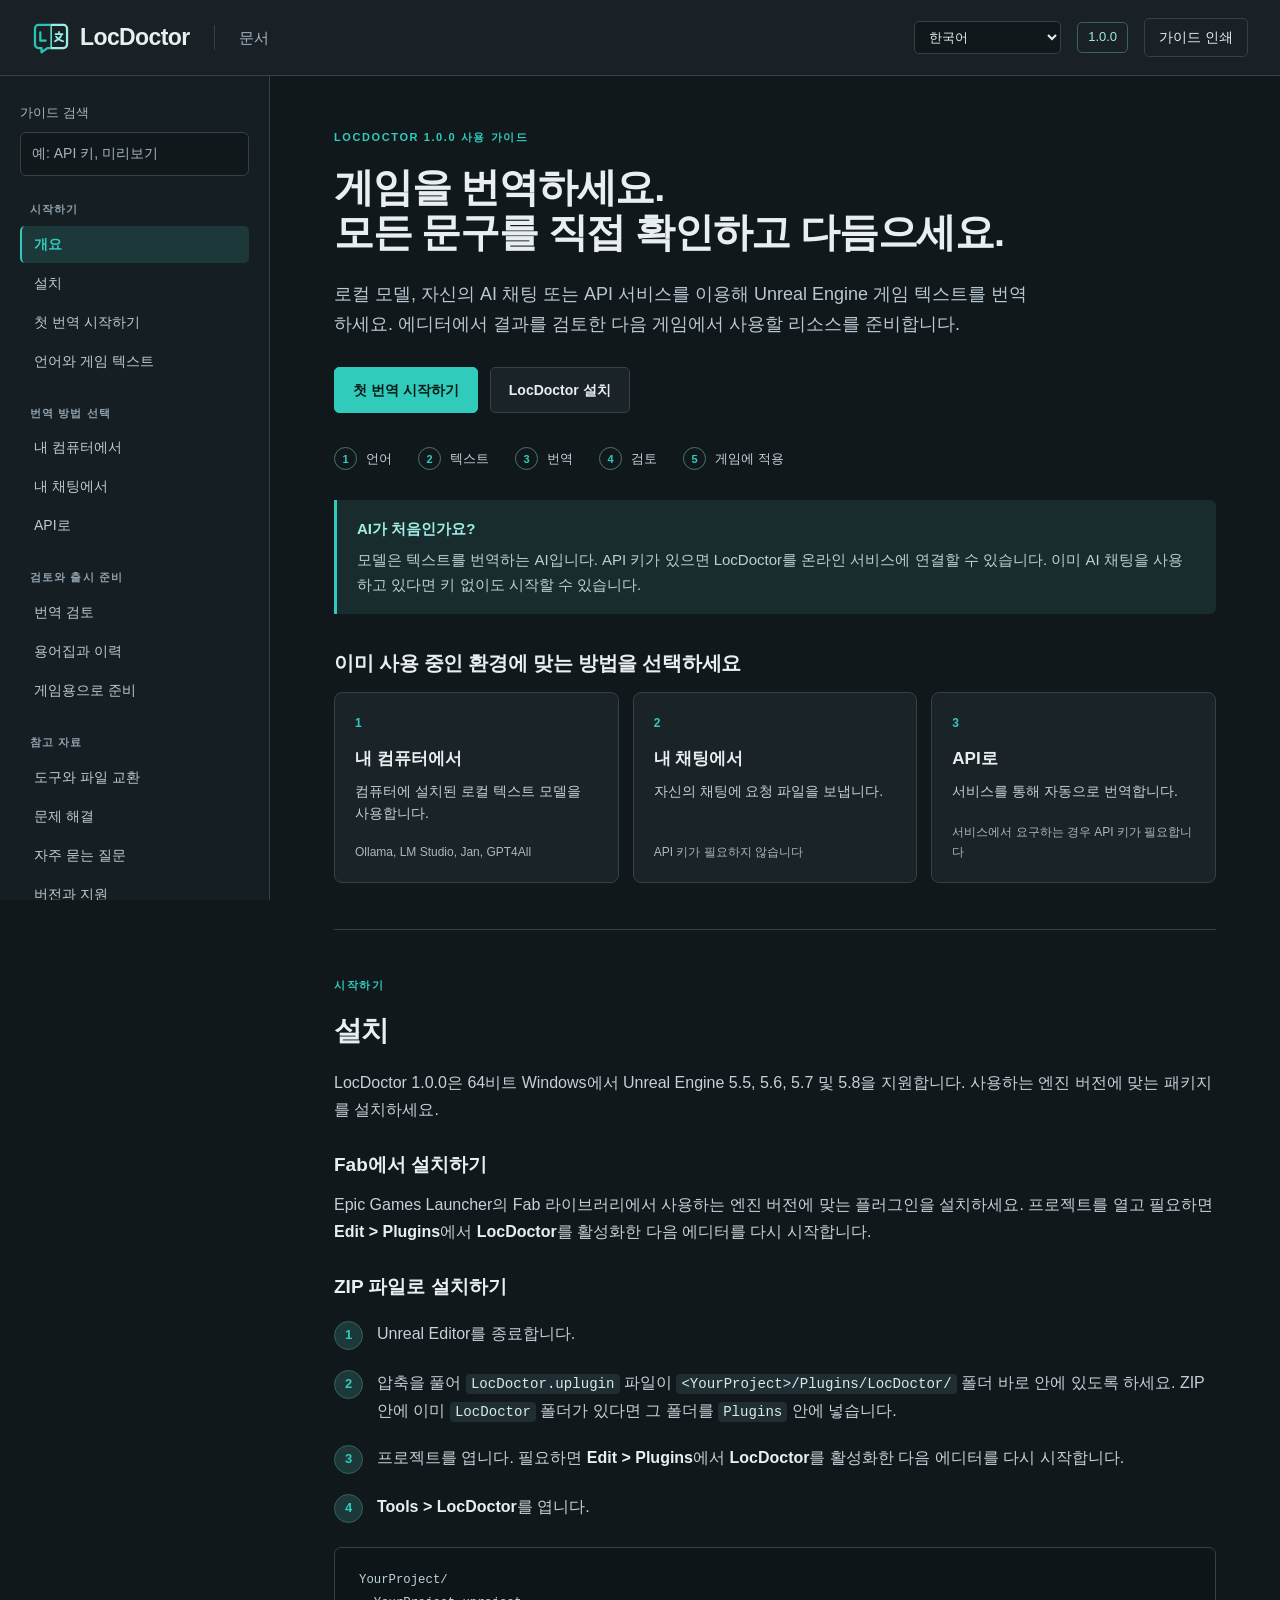
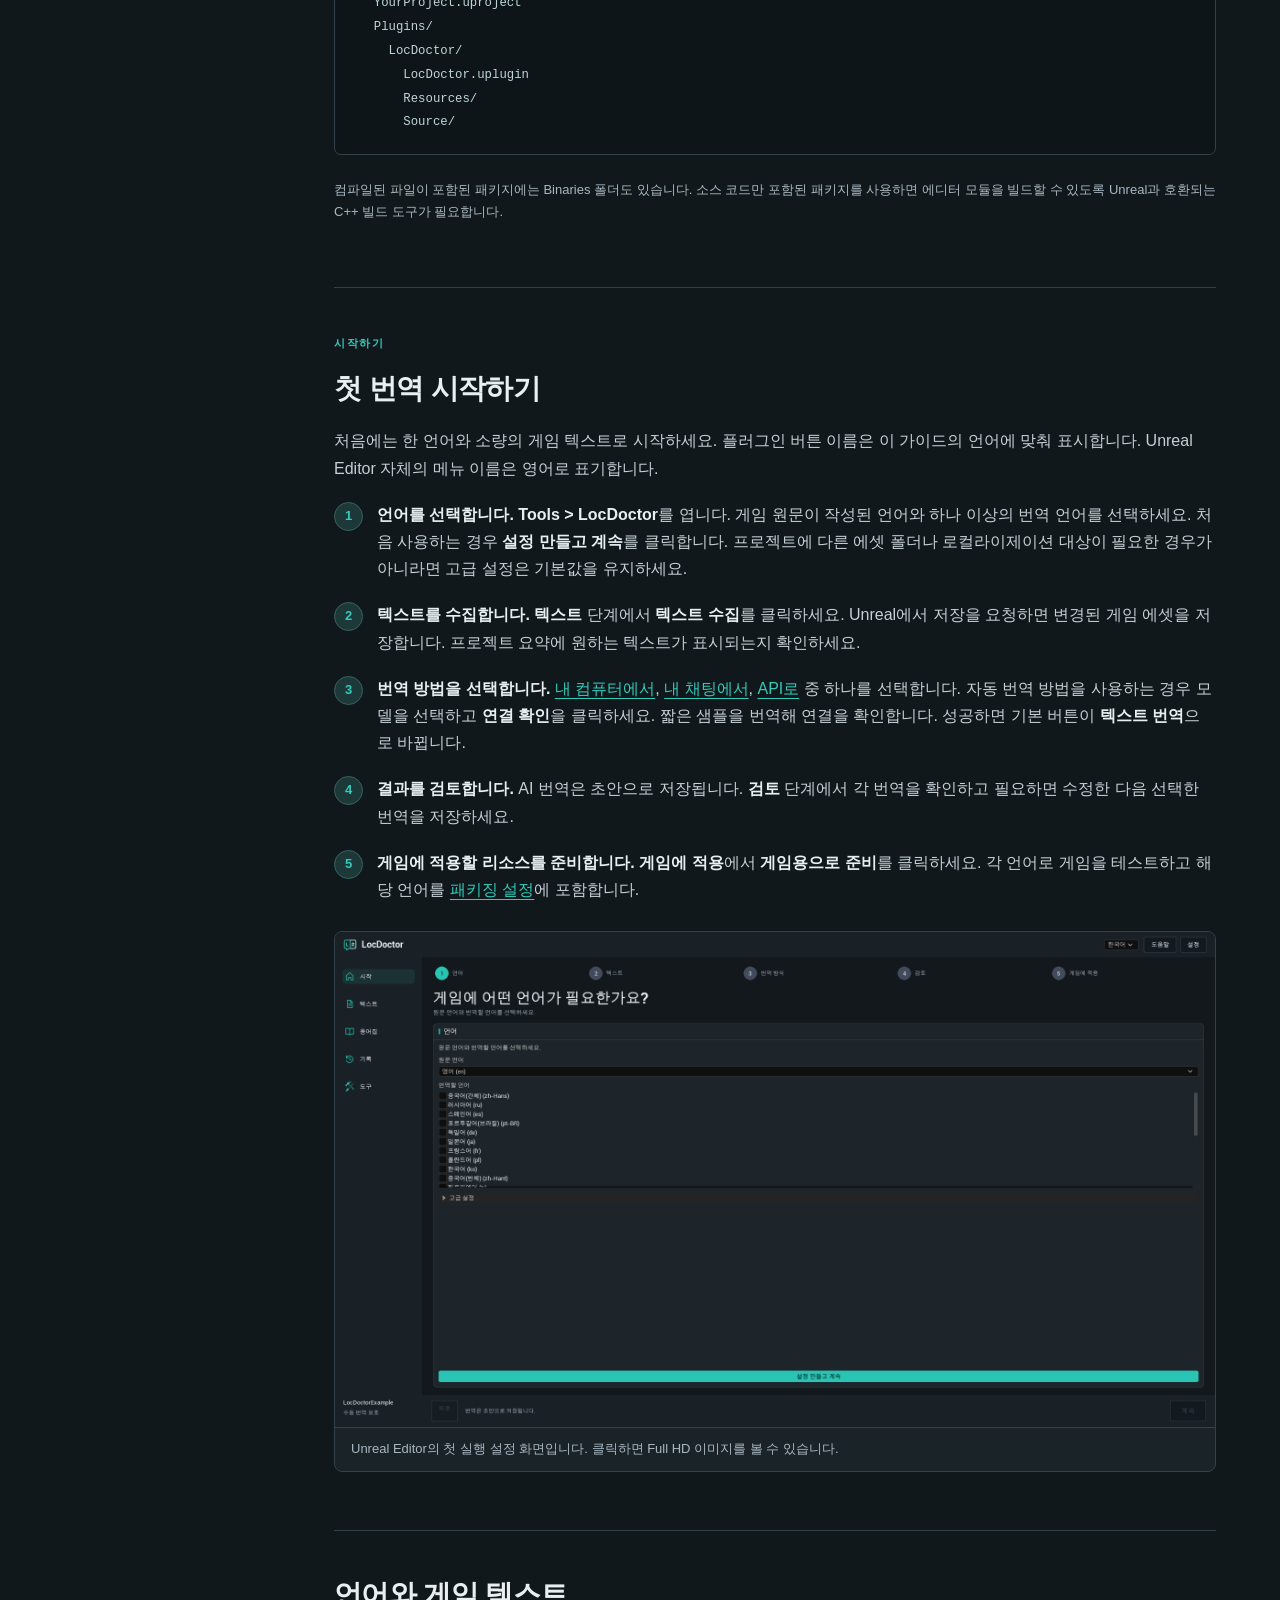
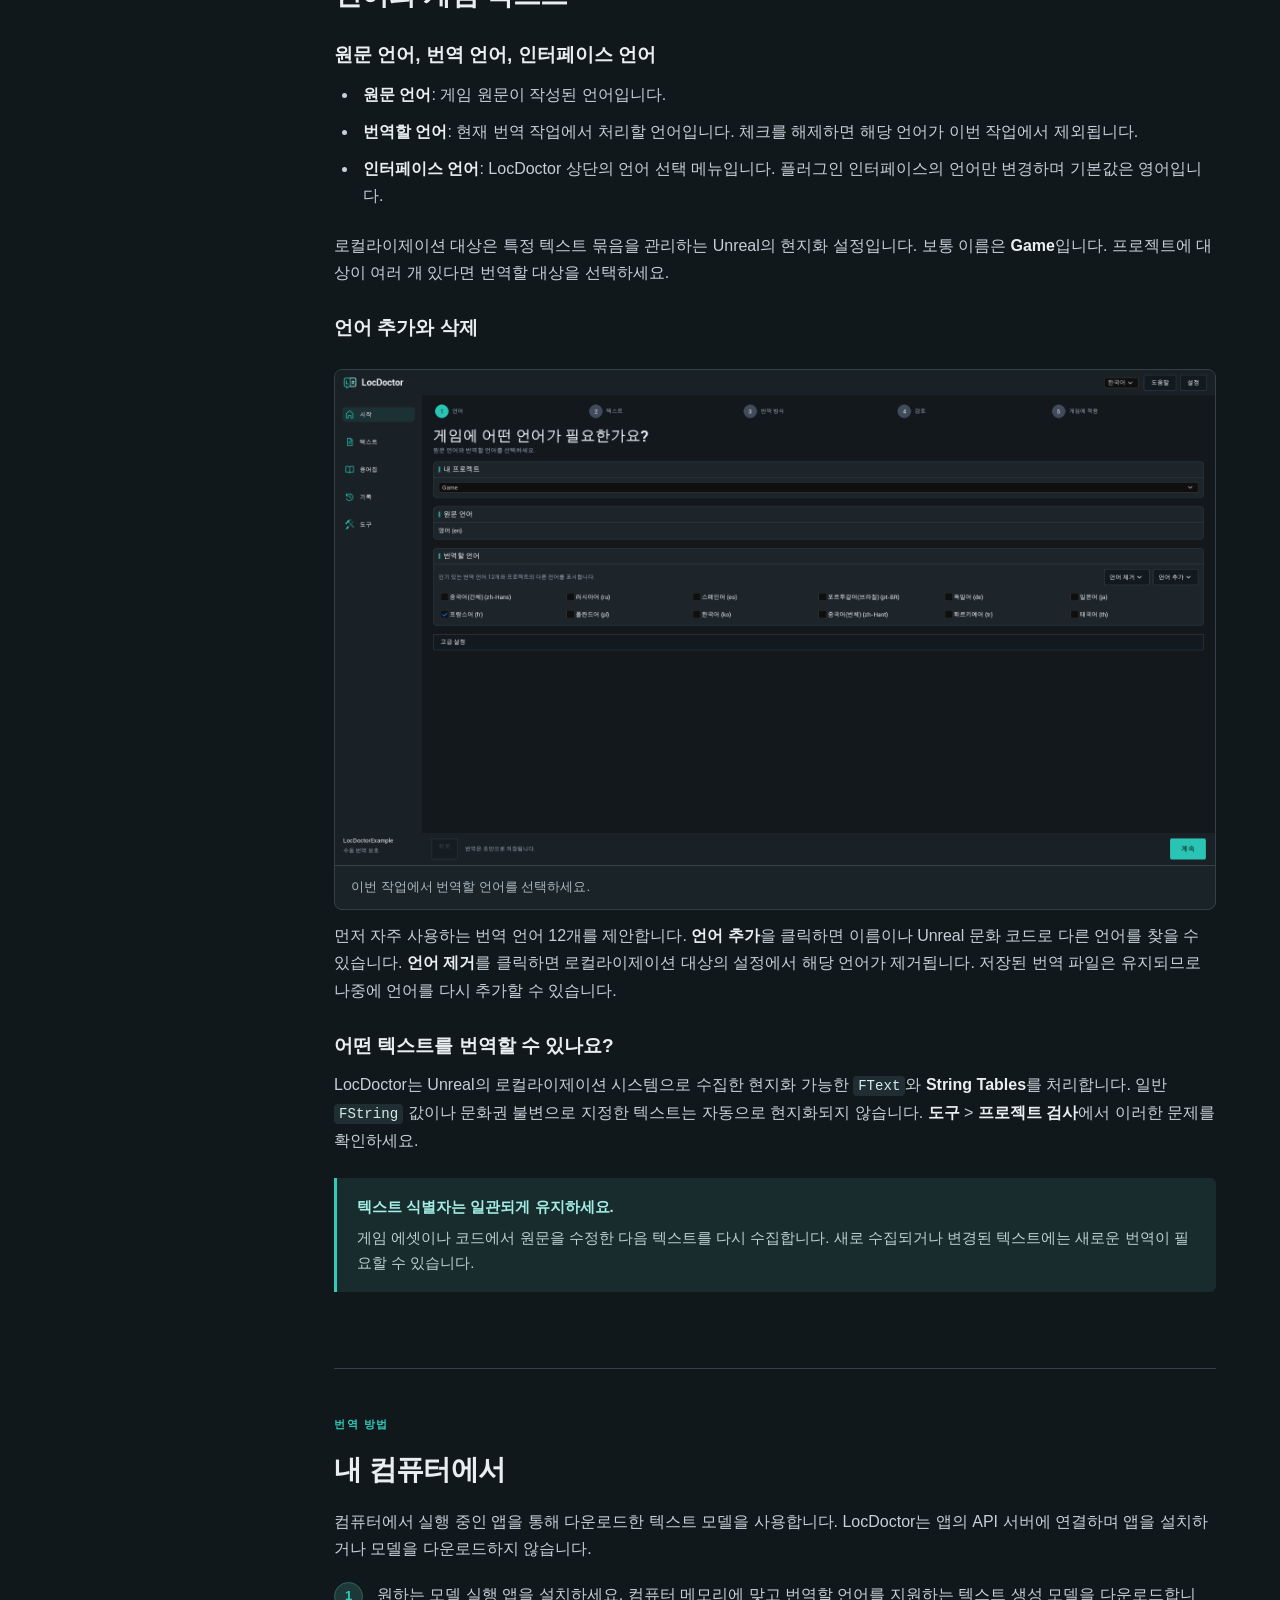
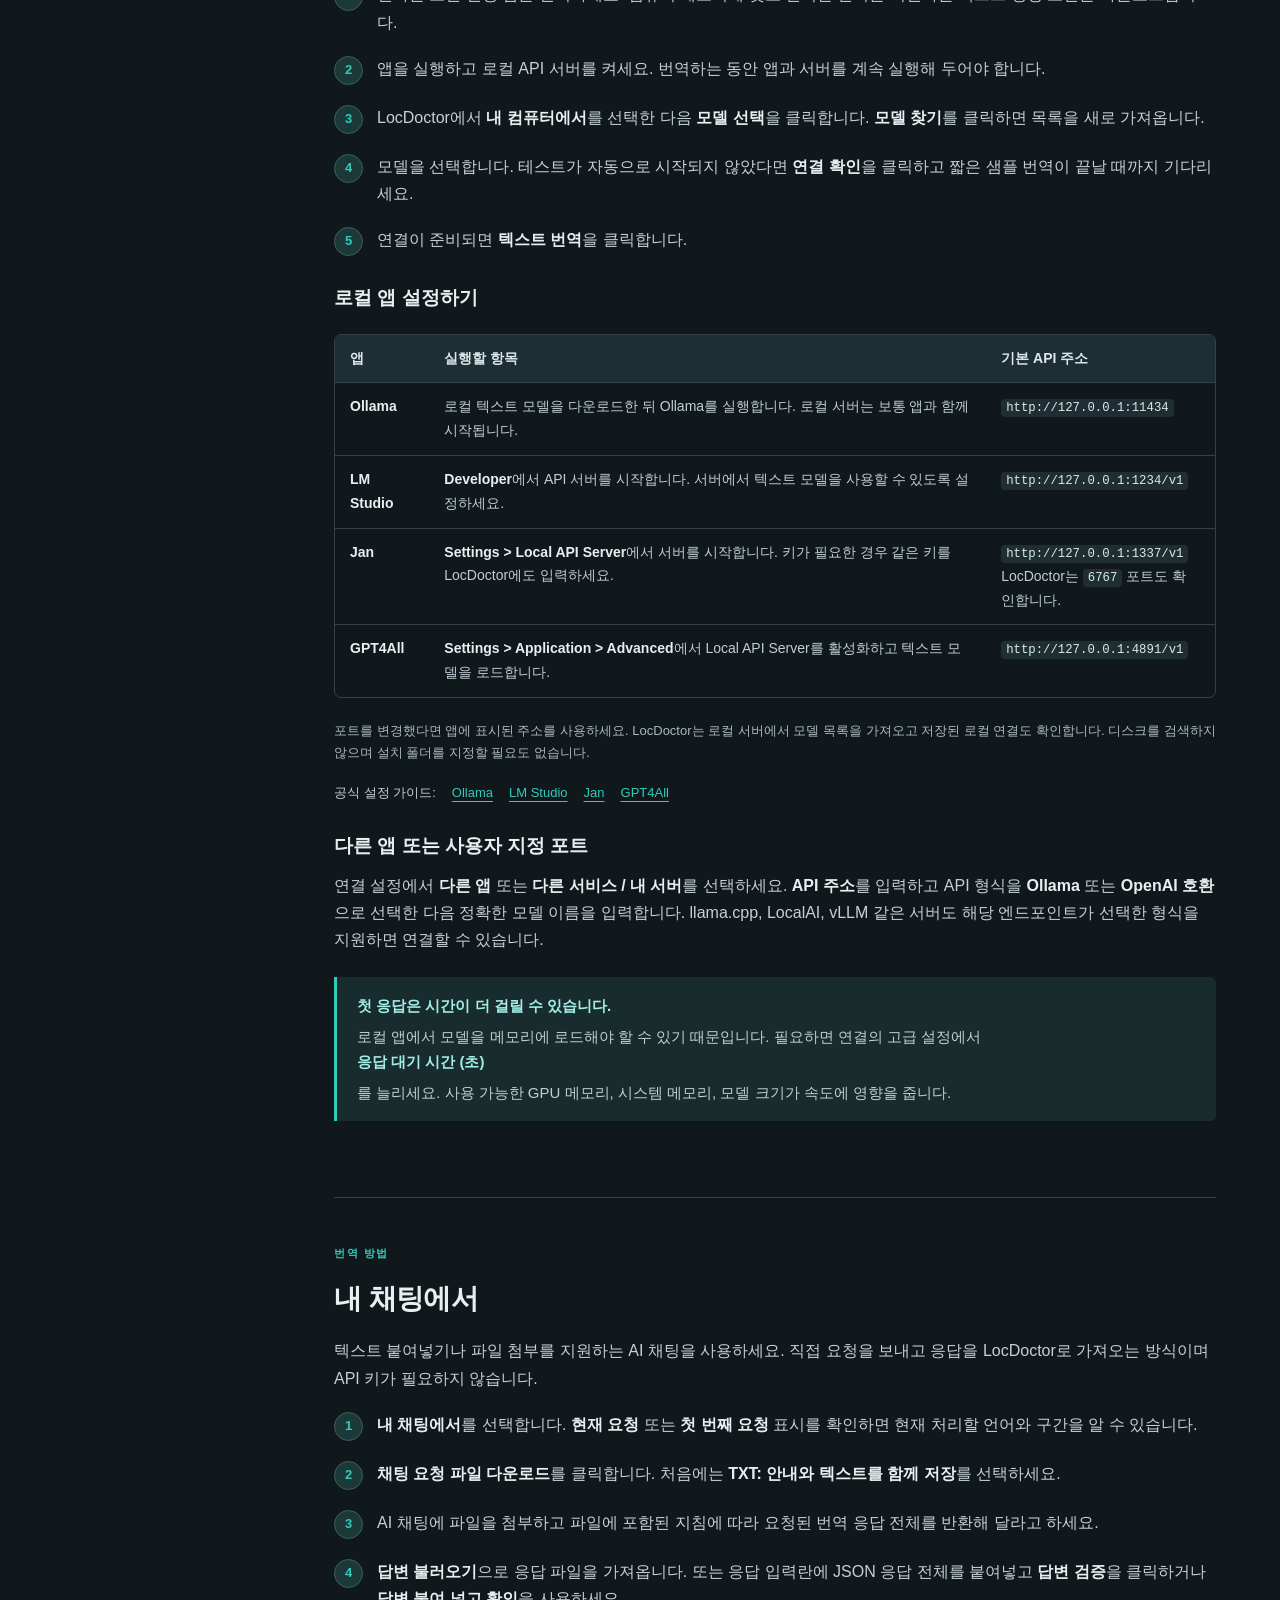
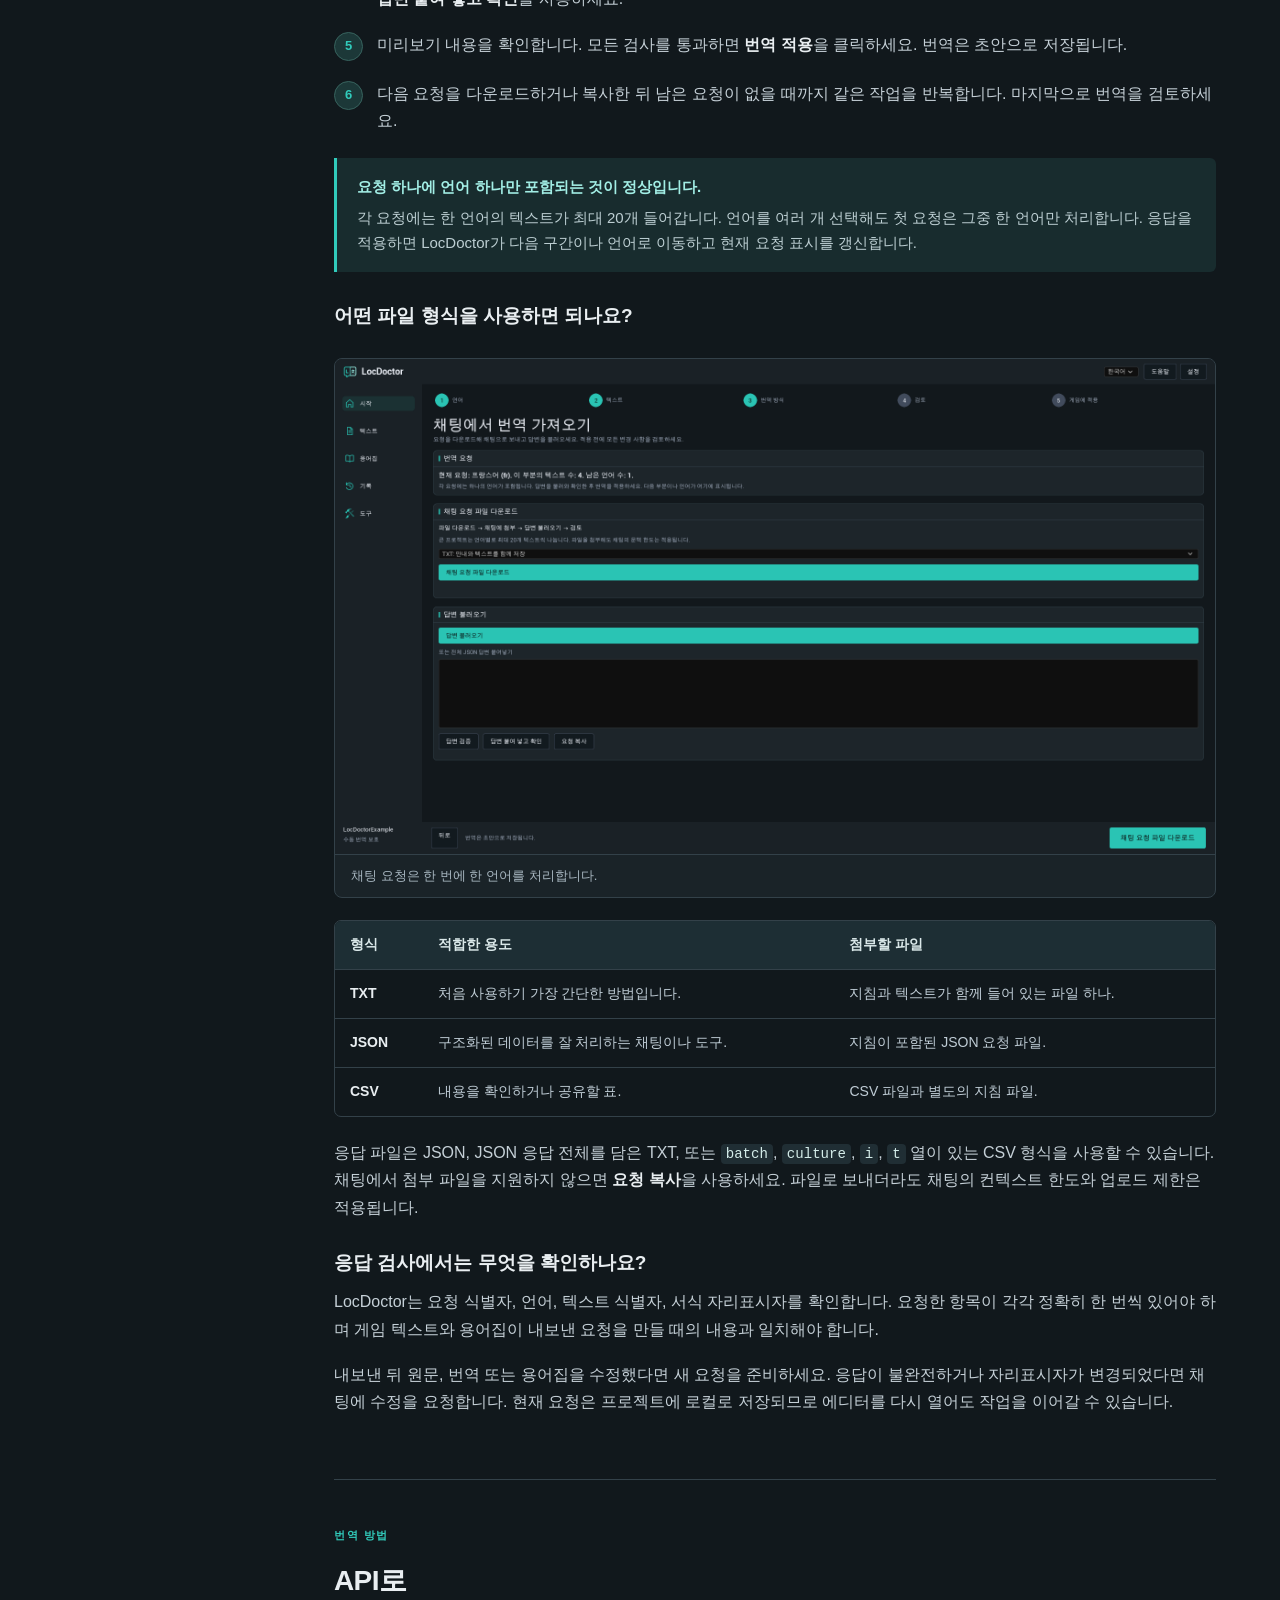
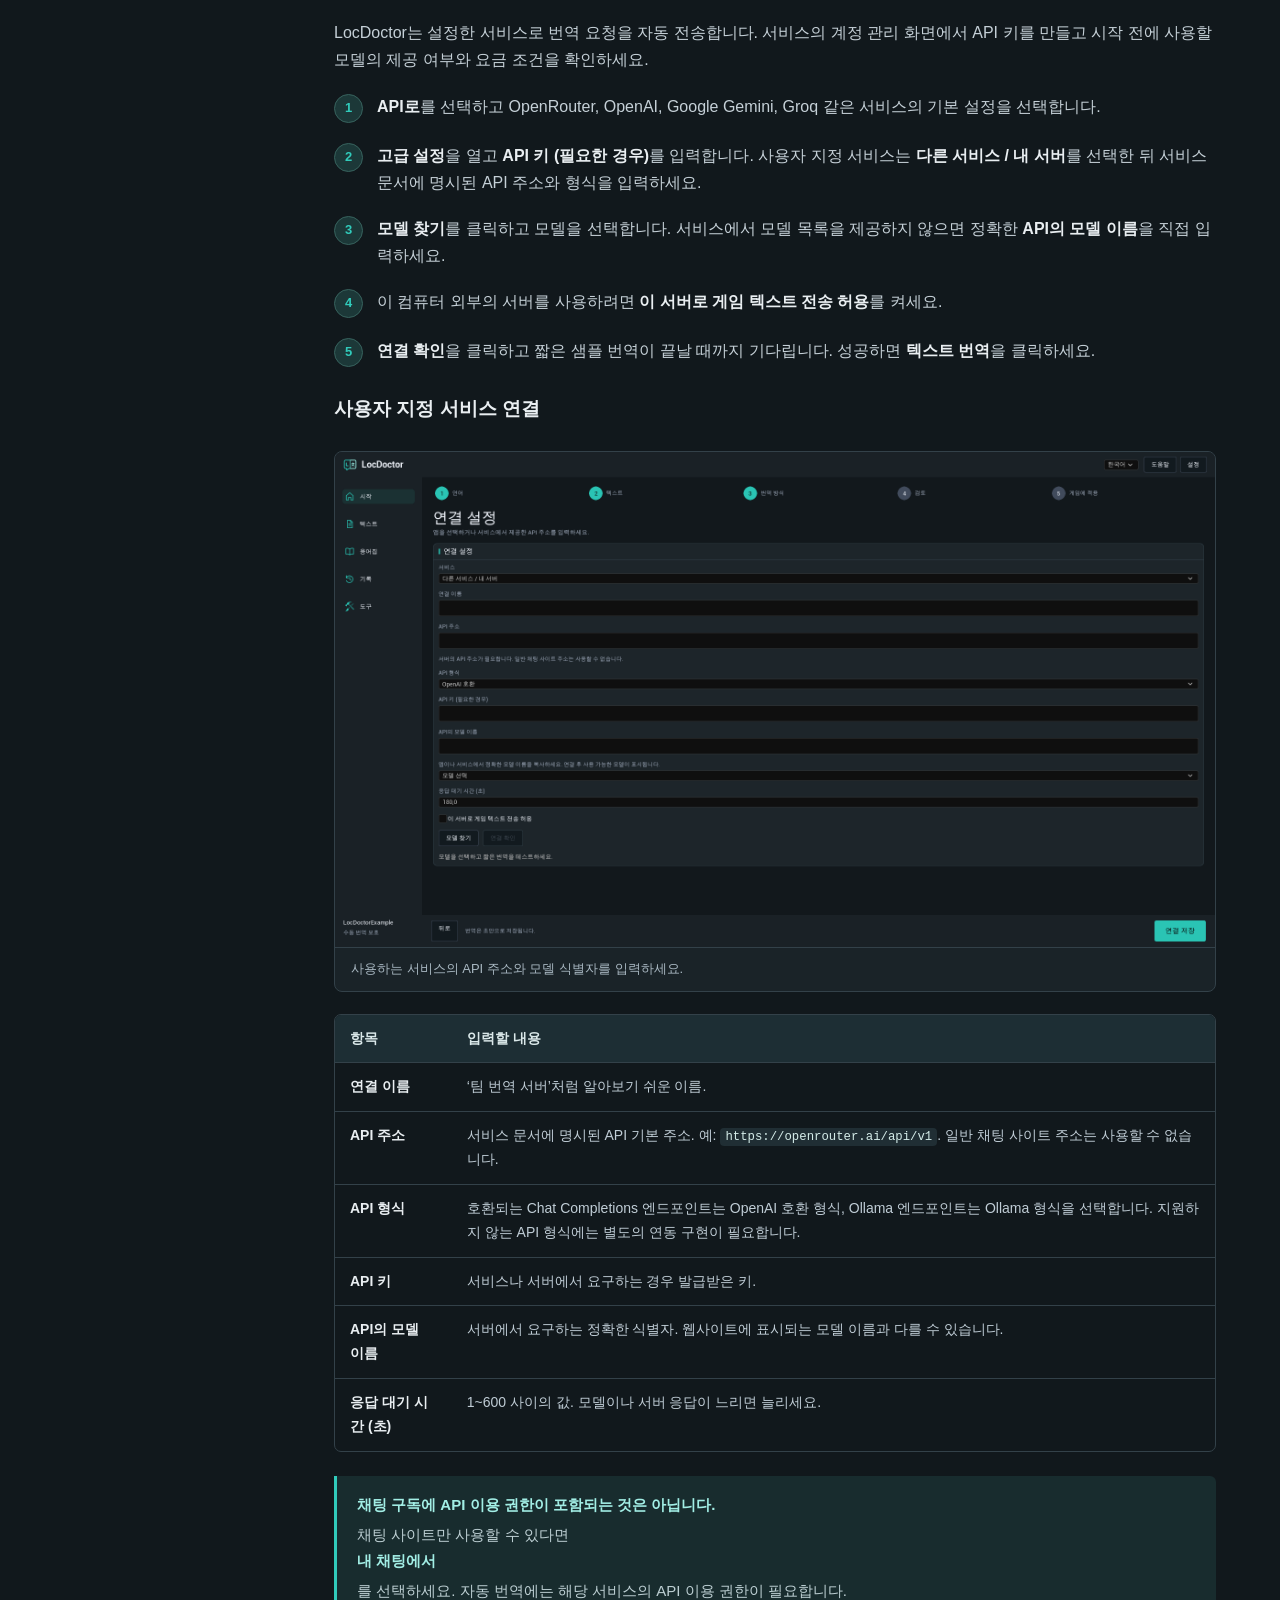
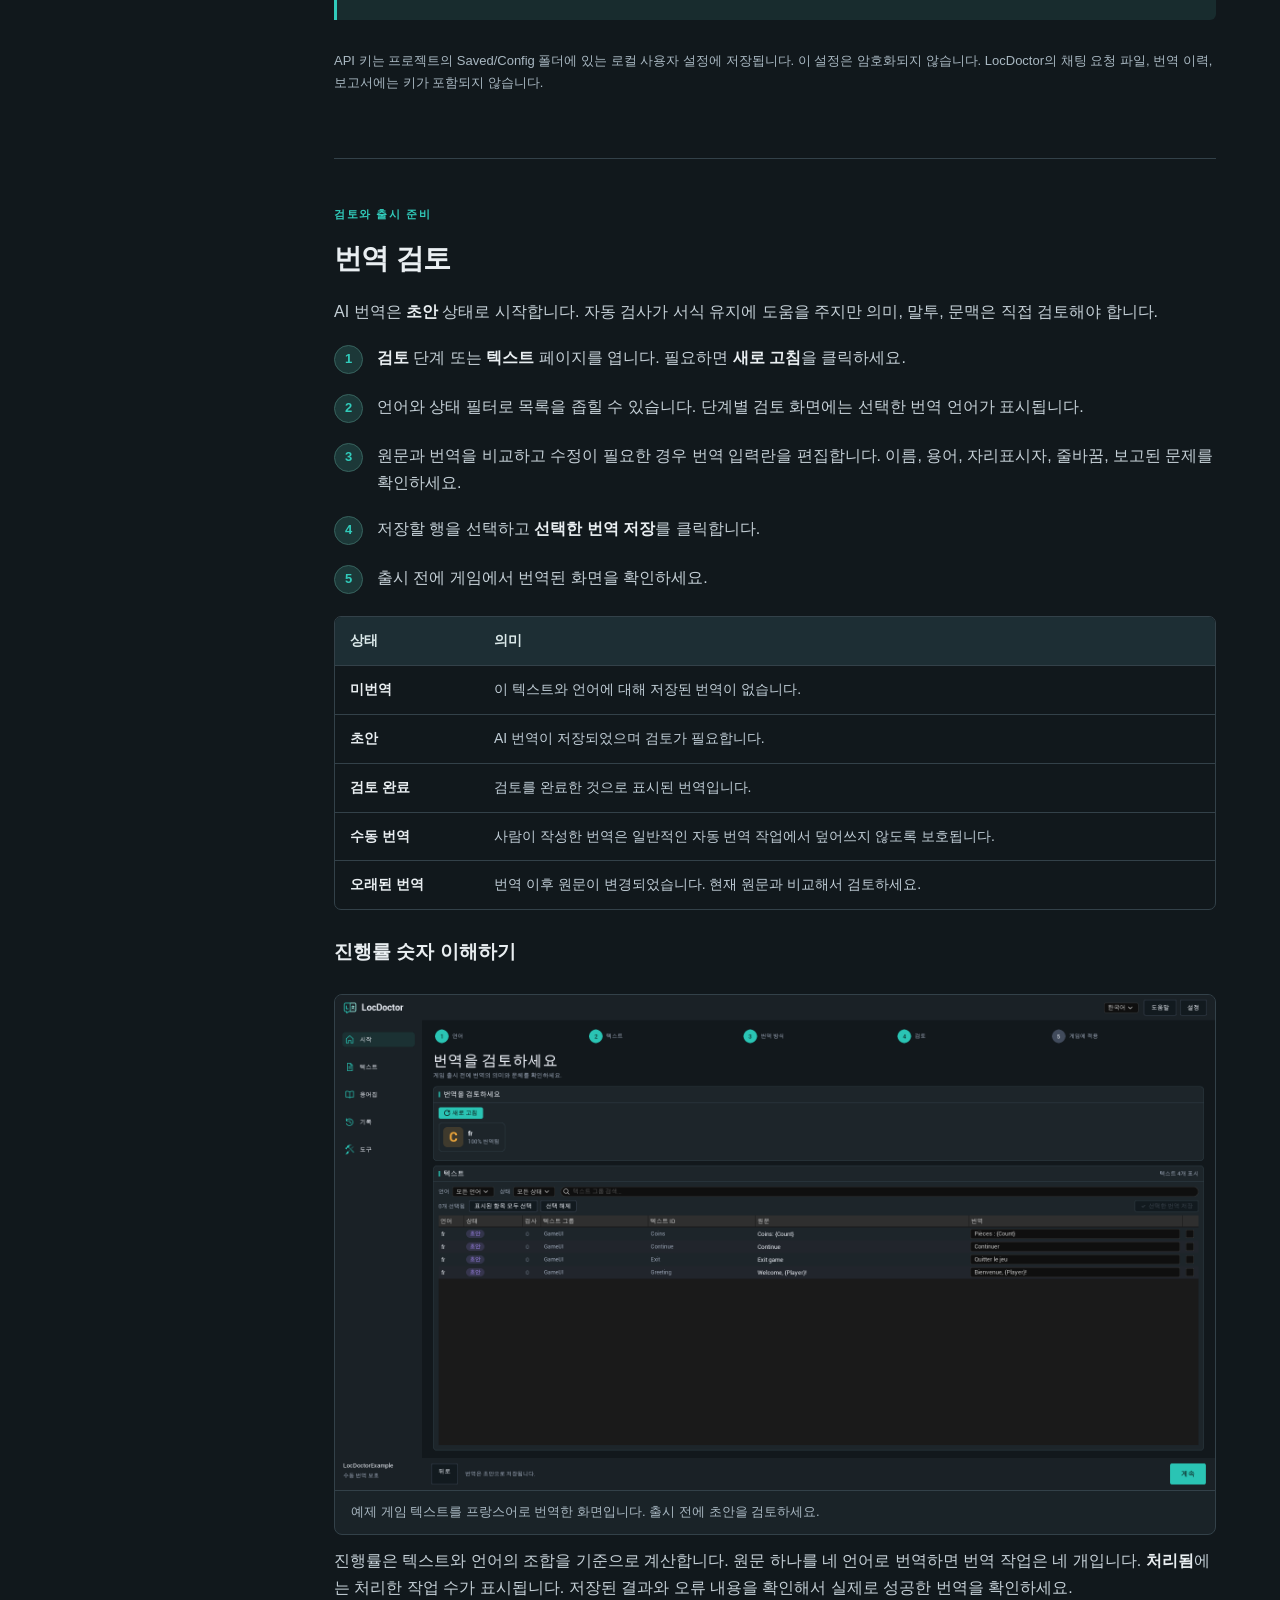
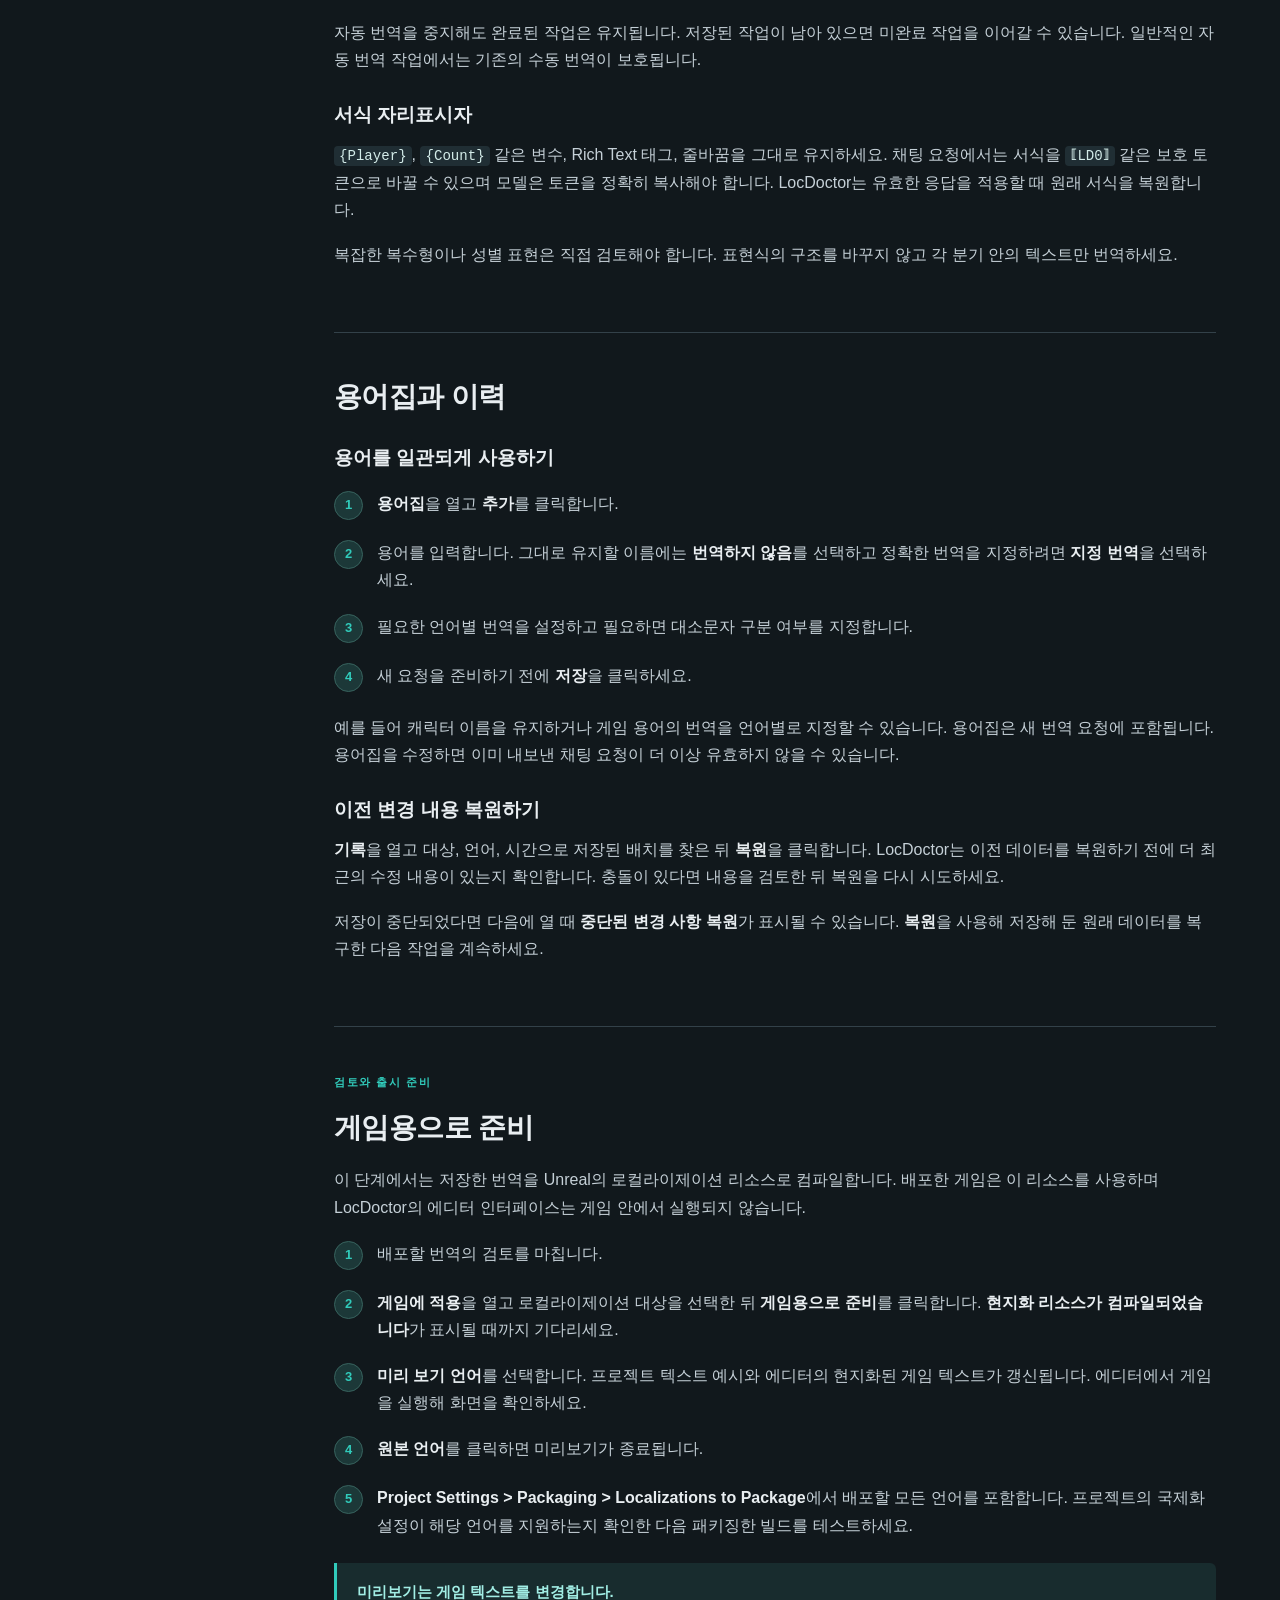
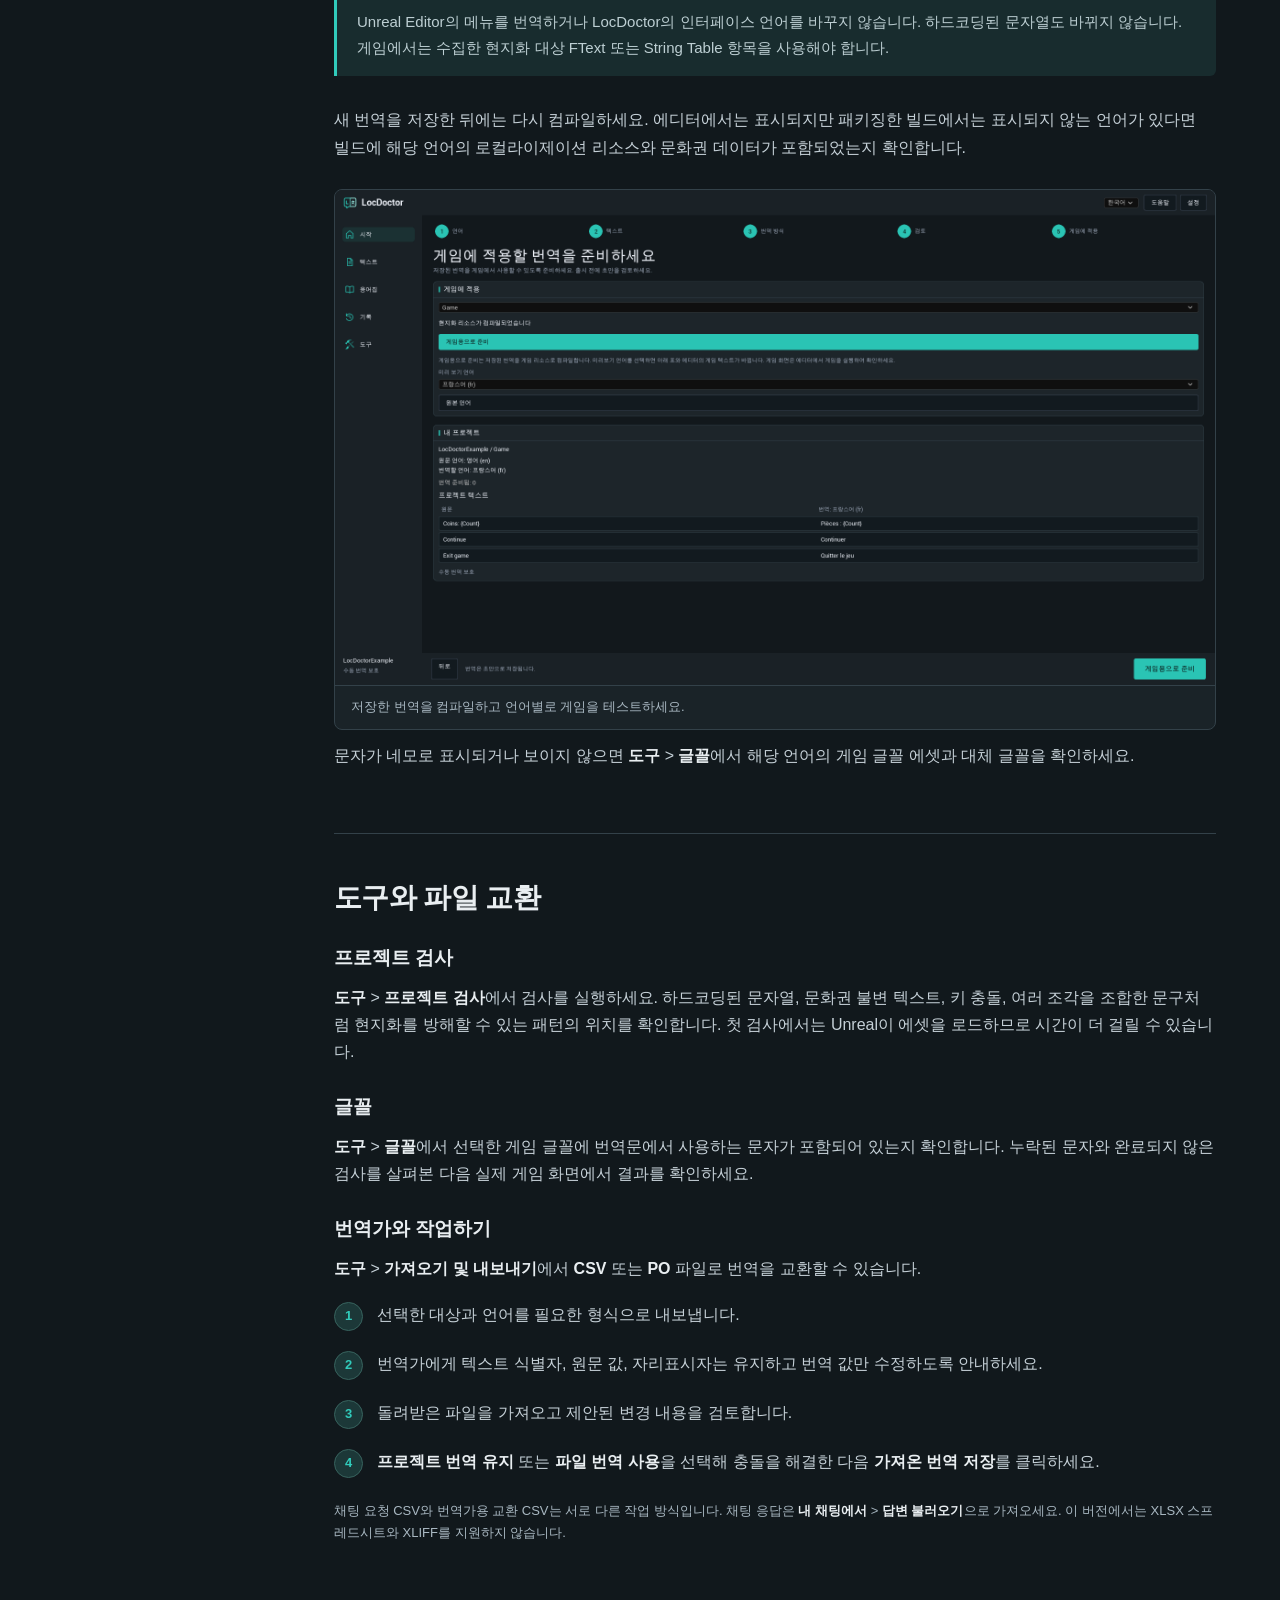
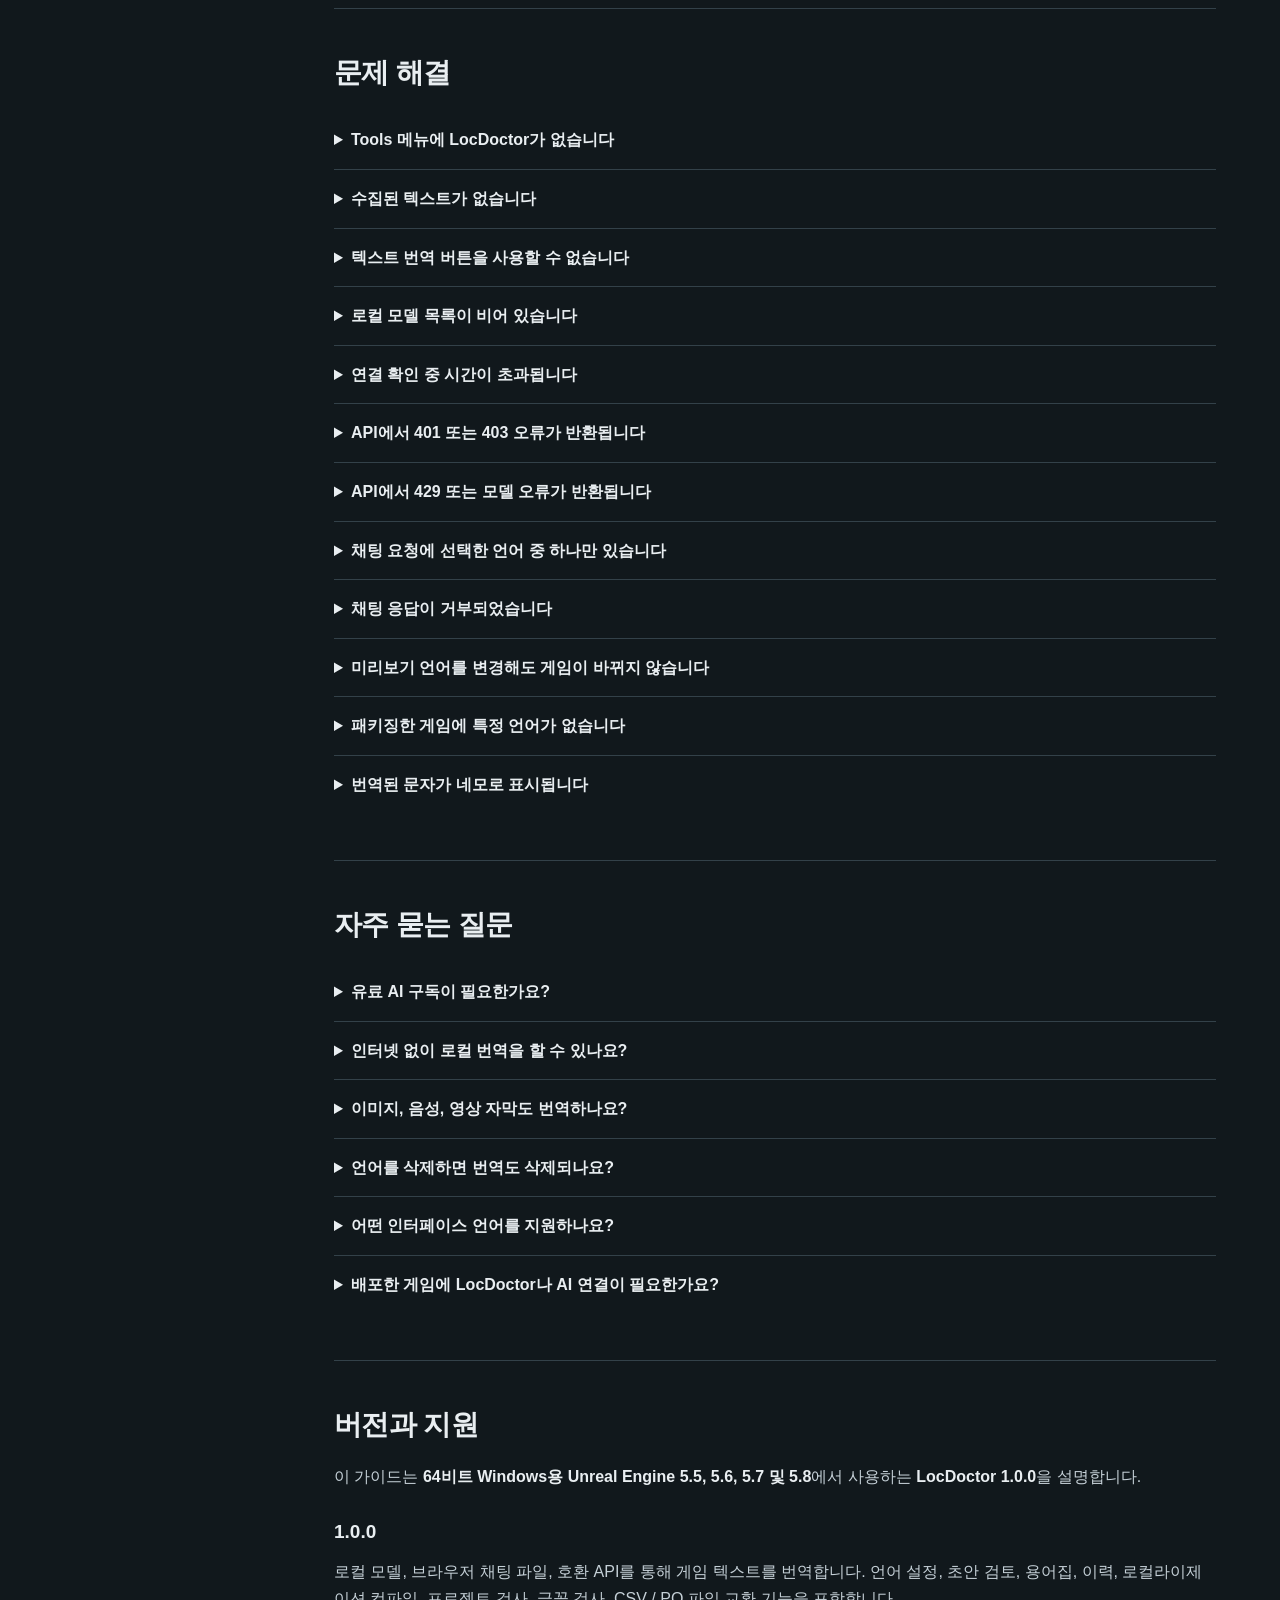
<file: ko/index.html>
<!doctype html>
<html lang="ko">
<head>
  <meta charset="utf-8">
  <meta name="viewport" content="width=device-width, initial-scale=1">
  <meta name="color-scheme" content="dark light">
  <meta name="site-root" content="../">
  <meta name="description" content="LocDoctor 설치 방법, 로컬 모델·API·자신의 채팅을 이용한 Unreal Engine 게임 텍스트 번역 방법, 출시를 위한 번역 리소스 준비 방법을 알아보세요.">
  <title>LocDoctor 문서 | Unreal Engine</title>
  <link rel="icon" type="image/svg+xml" href="../assets/locdoctor.svg">
  <link rel="stylesheet" href="../assets/style.css">
  <script src="../assets/app.js" defer></script>
</head>
<body data-search-one="챕터 {count}개를 찾았습니다." data-search-many="챕터 {count}개를 찾았습니다." data-search-empty="일치하는 챕터가 없습니다. 더 짧은 검색어로 다시 검색하세요.">
  <a class="skip-link" href="#main">문서 본문으로 이동</a>
  <header class="site-header">
    <a class="brand" href="#overview" aria-label="LocDoctor 문서 홈"><img src="../assets/locdoctor.svg" alt="" width="38" height="38"><span>LocDoctor</span></a>
    <span class="header-label">문서</span>
    <div class="header-actions"><label class="language-picker"><span class="visually-hidden">문서 언어</span><select id="doc-locale" aria-label="문서 언어"><option value="en">English</option><option value="zh-Hans">简体中文</option><option value="ru">Русский</option><option value="es">Español</option><option value="pt-BR">Português (Brasil)</option><option value="de">Deutsch</option><option value="ja">日本語</option><option value="fr">Français</option><option value="ko" selected>한국어</option></select></label><span class="version">1.0.0</span><button class="print-button" type="button" id="print-guide">가이드 인쇄</button><button class="menu-button" type="button" id="menu-toggle" aria-controls="sidebar" aria-expanded="false">메뉴</button></div>
  </header>
  <div class="site-layout">
    <aside class="sidebar" id="sidebar">
      <div class="search-box"><label for="doc-search">가이드 검색</label><input id="doc-search" type="search" placeholder="예: API 키, 미리보기" autocomplete="off" aria-controls="search-results"><div id="search-results" class="search-results" hidden></div><p class="visually-hidden" id="search-status" role="status"></p></div>
      <nav aria-label="문서 챕터">
        <p class="nav-heading">시작하기</p>
        <a href="#overview" aria-current="location">개요</a>
        <a href="#installation">설치</a>
        <a href="#quick-start">첫 번역 시작하기</a>
        <a href="#languages">언어와 게임 텍스트</a>
        <p class="nav-heading">번역 방법 선택</p>
        <a href="#local-models">내 컴퓨터에서</a>
        <a href="#browser-chat">내 채팅에서</a>
        <a href="#api">API로</a>
        <p class="nav-heading">검토와 출시 준비</p>
        <a href="#review">번역 검토</a>
        <a href="#glossary-history">용어집과 이력</a>
        <a href="#prepare-game">게임용으로 준비</a>
        <p class="nav-heading">참고 자료</p>
        <a href="#tools">도구와 파일 교환</a>
        <a href="#troubleshooting">문제 해결</a>
        <a href="#faq">자주 묻는 질문</a>
        <a href="#version">버전과 지원</a>
      </nav>
      <div class="sidebar-footer">Unreal Engine 5.5 / 5.6 / 5.7 / 5.8<br>64비트 Windows</div>
    </aside>
    <main id="main" tabindex="-1">
      <section class="doc-section overview" id="overview" aria-labelledby="overview-title" data-search="getting started beginner introduction AI localization">
        <p class="eyebrow">LOCDOCTOR 1.0.0 사용 가이드</p>
        <h1 id="overview-title">게임을 번역하세요.<br>모든 문구를 직접 확인하고 다듬으세요.</h1>
        <p class="lead">로컬 모델, 자신의 AI 채팅 또는 API 서비스를 이용해 Unreal Engine 게임 텍스트를 번역하세요. 에디터에서 결과를 검토한 다음 게임에서 사용할 리소스를 준비합니다.</p>
        <div class="intro-actions"><a class="primary-link" href="#quick-start">첫 번역 시작하기</a><a class="secondary-link" href="#installation">LocDoctor 설치</a></div>
        <div class="workflow" aria-label="번역의 다섯 단계"><span><b>1</b> 언어</span><span><b>2</b> 텍스트</span><span><b>3</b> 번역</span><span><b>4</b> 검토</span><span><b>5</b> 게임에 적용</span></div>
        <div class="intro-note"><strong>AI가 처음인가요?</strong> 모델은 텍스트를 번역하는 AI입니다. API 키가 있으면 LocDoctor를 온라인 서비스에 연결할 수 있습니다. 이미 AI 채팅을 사용하고 있다면 키 없이도 시작할 수 있습니다.</div>
        <h2>이미 사용 중인 환경에 맞는 방법을 선택하세요</h2>
        <div class="method-cards">
          <a href="#local-models"><span class="method-symbol" aria-hidden="true">1</span><h3>내 컴퓨터에서</h3><p>컴퓨터에 설치된 로컬 텍스트 모델을 사용합니다.</p><span>Ollama, LM Studio, Jan, GPT4All</span></a>
          <a href="#browser-chat"><span class="method-symbol" aria-hidden="true">2</span><h3>내 채팅에서</h3><p>자신의 채팅에 요청 파일을 보냅니다.</p><span>API 키가 필요하지 않습니다</span></a>
          <a href="#api"><span class="method-symbol" aria-hidden="true">3</span><h3>API로</h3><p>서비스를 통해 자동으로 번역합니다.</p><span>서비스에서 요구하는 경우 API 키가 필요합니다</span></a>
        </div>
      </section>
      <section class="doc-section" id="installation" aria-labelledby="installation-title" data-search="install enable plugin Plugins missing modules compiler Fab zip Windows version">
        <p class="eyebrow">시작하기</p><h2 id="installation-title">설치</h2>
        <p>LocDoctor 1.0.0은 64비트 Windows에서 Unreal Engine 5.5, 5.6, 5.7 및 5.8을 지원합니다. 사용하는 엔진 버전에 맞는 패키지를 설치하세요.</p>
        <h3>Fab에서 설치하기</h3>
        <p>Epic Games Launcher의 Fab 라이브러리에서 사용하는 엔진 버전에 맞는 플러그인을 설치하세요. 프로젝트를 열고 필요하면 <strong>Edit &gt; Plugins</strong>에서 <strong>LocDoctor</strong>를 활성화한 다음 에디터를 다시 시작합니다.</p>
        <h3>ZIP 파일로 설치하기</h3>
        <ol class="steps"><li>Unreal Editor를 종료합니다.</li><li>압축을 풀어 <code>LocDoctor.uplugin</code> 파일이 <code>&lt;YourProject&gt;/Plugins/LocDoctor/</code> 폴더 바로 안에 있도록 하세요. ZIP 안에 이미 <code>LocDoctor</code> 폴더가 있다면 그 폴더를 <code>Plugins</code> 안에 넣습니다.</li><li>프로젝트를 엽니다. 필요하면 <strong>Edit &gt; Plugins</strong>에서 <strong>LocDoctor</strong>를 활성화한 다음 에디터를 다시 시작합니다.</li><li><strong>Tools &gt; LocDoctor</strong>를 엽니다.</li></ol>
        <pre><code>YourProject/
  YourProject.uproject
  Plugins/
    LocDoctor/
      LocDoctor.uplugin
      Resources/
      Source/</code></pre>
        <p class="small">컴파일된 파일이 포함된 패키지에는 Binaries 폴더도 있습니다. 소스 코드만 포함된 패키지를 사용하면 에디터 모듈을 빌드할 수 있도록 Unreal과 호환되는 C++ 빌드 도구가 필요합니다.</p>
      </section>
      <section class="doc-section" id="quick-start" aria-labelledby="quick-start-title" data-search="start tutorial first translation collect texts connection drafts setup wizard">
        <p class="eyebrow">시작하기</p><h2 id="quick-start-title">첫 번역 시작하기</h2>
        <p>처음에는 한 언어와 소량의 게임 텍스트로 시작하세요. 플러그인 버튼 이름은 이 가이드의 언어에 맞춰 표시합니다. Unreal Editor 자체의 메뉴 이름은 영어로 표기합니다.</p>
        <ol class="steps"><li><strong>언어를 선택합니다.</strong> <strong>Tools &gt; LocDoctor</strong>를 엽니다. 게임 원문이 작성된 언어와 하나 이상의 번역 언어를 선택하세요. 처음 사용하는 경우 <strong>설정 만들고 계속</strong>를 클릭합니다. 프로젝트에 다른 에셋 폴더나 로컬라이제이션 대상이 필요한 경우가 아니라면 고급 설정은 기본값을 유지하세요.</li><li><strong>텍스트를 수집합니다.</strong> <strong>텍스트</strong> 단계에서 <strong>텍스트 수집</strong>를 클릭하세요. Unreal에서 저장을 요청하면 변경된 게임 에셋을 저장합니다. 프로젝트 요약에 원하는 텍스트가 표시되는지 확인하세요.</li><li><strong>번역 방법을 선택합니다.</strong> <a href="#local-models">내 컴퓨터에서</a>, <a href="#browser-chat">내 채팅에서</a>, <a href="#api">API로</a> 중 하나를 선택합니다. 자동 번역 방법을 사용하는 경우 모델을 선택하고 <strong>연결 확인</strong>을 클릭하세요. 짧은 샘플을 번역해 연결을 확인합니다. 성공하면 기본 버튼이 <strong>텍스트 번역</strong>으로 바뀝니다.</li><li><strong>결과를 검토합니다.</strong> AI 번역은 초안으로 저장됩니다. <strong>검토</strong> 단계에서 각 번역을 확인하고 필요하면 수정한 다음 선택한 번역을 저장하세요.</li><li><strong>게임에 적용할 리소스를 준비합니다.</strong> <strong>게임에 적용</strong>에서 <strong>게임용으로 준비</strong>를 클릭하세요. 각 언어로 게임을 테스트하고 해당 언어를 <a href="#prepare-game">패키징 설정</a>에 포함합니다.</li></ol>
        <figure class="screenshot"><a href="../assets/screens/ko/first-run.png" target="_blank" rel="noopener" aria-label="초기 설정 스크린샷을 원본 크기로 열기"><img src="../assets/screens/ko/first-run.png" width="1920" height="1080" alt="원문 언어와 번역 언어를 선택하는 LocDoctor 첫 실행 설정 화면." loading="lazy"></a><figcaption>Unreal Editor의 첫 실행 설정 화면입니다. 클릭하면 Full HD 이미지를 볼 수 있습니다.</figcaption></figure>
      </section>
      <section class="doc-section" id="languages" aria-labelledby="languages-title" data-search="source original target language add remove FText FString String Table localization gather empty Chinese English Spanish">
        <h2 id="languages-title">언어와 게임 텍스트</h2>
        <h3>원문 언어, 번역 언어, 인터페이스 언어</h3>
        <ul><li><strong>원문 언어</strong>: 게임 원문이 작성된 언어입니다.</li><li><strong>번역할 언어</strong>: 현재 번역 작업에서 처리할 언어입니다. 체크를 해제하면 해당 언어가 이번 작업에서 제외됩니다.</li><li><strong>인터페이스 언어</strong>: LocDoctor 상단의 언어 선택 메뉴입니다. 플러그인 인터페이스의 언어만 변경하며 기본값은 영어입니다.</li></ul>
        <p>로컬라이제이션 대상은 특정 텍스트 묶음을 관리하는 Unreal의 현지화 설정입니다. 보통 이름은 <strong>Game</strong>입니다. 프로젝트에 대상이 여러 개 있다면 번역할 대상을 선택하세요.</p>
        <h3>언어 추가와 삭제</h3>
        <figure class="screenshot"><a href="../assets/screens/ko/languages.png" target="_blank" rel="noopener"><img src="../assets/screens/ko/languages.png" width="1920" height="1080" alt="번역 언어 선택 및 언어 추가·삭제 기능이 있는 언어 단계." loading="lazy"></a><figcaption>이번 작업에서 번역할 언어를 선택하세요.</figcaption></figure>
        <p>먼저 자주 사용하는 번역 언어 12개를 제안합니다. <strong>언어 추가</strong>을 클릭하면 이름이나 Unreal 문화 코드로 다른 언어를 찾을 수 있습니다. <strong>언어 제거</strong>를 클릭하면 로컬라이제이션 대상의 설정에서 해당 언어가 제거됩니다. 저장된 번역 파일은 유지되므로 나중에 언어를 다시 추가할 수 있습니다.</p>
        <h3>어떤 텍스트를 번역할 수 있나요?</h3>
        <p>LocDoctor는 Unreal의 로컬라이제이션 시스템으로 수집한 현지화 가능한 <code>FText</code>와 <strong>String Tables</strong>를 처리합니다. 일반 <code>FString</code> 값이나 문화권 불변으로 지정한 텍스트는 자동으로 현지화되지 않습니다. <strong>도구</strong> &gt; <strong>프로젝트 검사</strong>에서 이러한 문제를 확인하세요.</p>
        <div class="callout"><strong>텍스트 식별자는 일관되게 유지하세요.</strong> 게임 에셋이나 코드에서 원문을 수정한 다음 텍스트를 다시 수집합니다. 새로 수집되거나 변경된 텍스트에는 새로운 번역이 필요할 수 있습니다.</div>
      </section>
      <section class="doc-section" id="local-models" aria-labelledby="local-title" data-search="Ollama LM Studio Jan GPT4All local model server port GPU RAM memory installation discover custom llama.cpp LocalAI vLLM">
        <p class="eyebrow">번역 방법</p><h2 id="local-title">내 컴퓨터에서</h2>
        <p>컴퓨터에서 실행 중인 앱을 통해 다운로드한 텍스트 모델을 사용합니다. LocDoctor는 앱의 API 서버에 연결하며 앱을 설치하거나 모델을 다운로드하지 않습니다.</p>
        <ol class="steps"><li>원하는 모델 실행 앱을 설치하세요. 컴퓨터 메모리에 맞고 번역할 언어를 지원하는 텍스트 생성 모델을 다운로드합니다.</li><li>앱을 실행하고 로컬 API 서버를 켜세요. 번역하는 동안 앱과 서버를 계속 실행해 두어야 합니다.</li><li>LocDoctor에서 <strong>내 컴퓨터에서</strong>를 선택한 다음 <strong>모델 선택</strong>을 클릭합니다. <strong>모델 찾기</strong>를 클릭하면 목록을 새로 가져옵니다.</li><li>모델을 선택합니다. 테스트가 자동으로 시작되지 않았다면 <strong>연결 확인</strong>을 클릭하고 짧은 샘플 번역이 끝날 때까지 기다리세요.</li><li>연결이 준비되면 <strong>텍스트 번역</strong>을 클릭합니다.</li></ol>
        <h3>로컬 앱 설정하기</h3>
        <div class="table-scroll"><table><caption>로컬 앱 설정과 LocDoctor가 확인하는 기본 주소</caption><thead><tr><th>앱</th><th>실행할 항목</th><th>기본 API 주소</th></tr></thead><tbody>
          <tr><td>Ollama</td><td>로컬 텍스트 모델을 다운로드한 뒤 Ollama를 실행합니다. 로컬 서버는 보통 앱과 함께 시작됩니다.</td><td><code>http://127.0.0.1:11434</code></td></tr>
          <tr><td>LM Studio</td><td><strong>Developer</strong>에서 API 서버를 시작합니다. 서버에서 텍스트 모델을 사용할 수 있도록 설정하세요.</td><td><code>http://127.0.0.1:1234/v1</code></td></tr>
          <tr><td>Jan</td><td><strong>Settings &gt; Local API Server</strong>에서 서버를 시작합니다. 키가 필요한 경우 같은 키를 LocDoctor에도 입력하세요.</td><td><code>http://127.0.0.1:1337/v1</code><br>LocDoctor는 <code>6767</code> 포트도 확인합니다.</td></tr>
          <tr><td>GPT4All</td><td><strong>Settings &gt; Application &gt; Advanced</strong>에서 Local API Server를 활성화하고 텍스트 모델을 로드합니다.</td><td><code>http://127.0.0.1:4891/v1</code></td></tr>
        </tbody></table></div>
        <p class="small">포트를 변경했다면 앱에 표시된 주소를 사용하세요. LocDoctor는 로컬 서버에서 모델 목록을 가져오고 저장된 로컬 연결도 확인합니다. 디스크를 검색하지 않으며 설치 폴더를 지정할 필요도 없습니다.</p>
        <p class="reference-links">공식 설정 가이드: <a href="https://docs.ollama.com/quickstart">Ollama</a><a href="https://lmstudio.ai/docs/developer/core/server">LM Studio</a><a href="https://jan.ai/docs/local-api">Jan</a><a href="https://docs.gpt4all.io/gpt4all_api_server/home.html">GPT4All</a></p>
        <h3>다른 앱 또는 사용자 지정 포트</h3>
        <p>연결 설정에서 <strong>다른 앱</strong> 또는 <strong>다른 서비스 / 내 서버</strong>를 선택하세요. <strong>API 주소</strong>를 입력하고 API 형식을 <strong>Ollama</strong> 또는 <strong>OpenAI 호환</strong>으로 선택한 다음 정확한 모델 이름을 입력합니다. llama.cpp, LocalAI, vLLM 같은 서버도 해당 엔드포인트가 선택한 형식을 지원하면 연결할 수 있습니다.</p>
        <div class="callout"><strong>첫 응답은 시간이 더 걸릴 수 있습니다.</strong> 로컬 앱에서 모델을 메모리에 로드해야 할 수 있기 때문입니다. 필요하면 연결의 고급 설정에서 <strong>응답 대기 시간 (초)</strong>를 늘리세요. 사용 가능한 GPU 메모리, 시스템 메모리, 모델 크기가 속도에 영향을 줍니다.</div>
      </section>
      <section class="doc-section" id="browser-chat" aria-labelledby="chat-title" data-search="ChatGPT Claude Gemini browser chat subscription clipboard TXT JSON CSV file batch Arabic one language missing reply placeholders tokens copy request load response">
        <p class="eyebrow">번역 방법</p><h2 id="chat-title">내 채팅에서</h2>
        <p>텍스트 붙여넣기나 파일 첨부를 지원하는 AI 채팅을 사용하세요. 직접 요청을 보내고 응답을 LocDoctor로 가져오는 방식이며 API 키가 필요하지 않습니다.</p>
        <ol class="steps"><li><strong>내 채팅에서</strong>를 선택합니다. <strong>현재 요청</strong> 또는 <strong>첫 번째 요청</strong> 표시를 확인하면 현재 처리할 언어와 구간을 알 수 있습니다.</li><li><strong>채팅 요청 파일 다운로드</strong>를 클릭합니다. 처음에는 <strong>TXT: 안내와 텍스트를 함께 저장</strong>를 선택하세요.</li><li>AI 채팅에 파일을 첨부하고 파일에 포함된 지침에 따라 요청된 번역 응답 전체를 반환해 달라고 하세요.</li><li><strong>답변 불러오기</strong>으로 응답 파일을 가져옵니다. 또는 응답 입력란에 JSON 응답 전체를 붙여넣고 <strong>답변 검증</strong>을 클릭하거나 <strong>답변 붙여 넣고 확인</strong>을 사용하세요.</li><li>미리보기 내용을 확인합니다. 모든 검사를 통과하면 <strong>번역 적용</strong>을 클릭하세요. 번역은 초안으로 저장됩니다.</li><li>다음 요청을 다운로드하거나 복사한 뒤 남은 요청이 없을 때까지 같은 작업을 반복합니다. 마지막으로 번역을 검토하세요.</li></ol>
        <div class="callout"><strong>요청 하나에 언어 하나만 포함되는 것이 정상입니다.</strong> 각 요청에는 한 언어의 텍스트가 최대 20개 들어갑니다. 언어를 여러 개 선택해도 첫 요청은 그중 한 언어만 처리합니다. 응답을 적용하면 LocDoctor가 다음 구간이나 언어로 이동하고 현재 요청 표시를 갱신합니다.</div>
        <h3>어떤 파일 형식을 사용하면 되나요?</h3>
        <figure class="screenshot"><a href="../assets/screens/ko/chat-request.png" target="_blank" rel="noopener"><img src="../assets/screens/ko/chat-request.png" width="1920" height="1080" alt="현재 요청 언어, 파일 형식, 응답 입력 기능이 표시되는 채팅 파일 교환 화면." loading="lazy"></a><figcaption>채팅 요청은 한 번에 한 언어를 처리합니다.</figcaption></figure>
        <div class="table-scroll"><table><caption>채팅 요청 파일 형식</caption><thead><tr><th>형식</th><th>적합한 용도</th><th>첨부할 파일</th></tr></thead><tbody><tr><td>TXT</td><td>처음 사용하기 가장 간단한 방법입니다.</td><td>지침과 텍스트가 함께 들어 있는 파일 하나.</td></tr><tr><td>JSON</td><td>구조화된 데이터를 잘 처리하는 채팅이나 도구.</td><td>지침이 포함된 JSON 요청 파일.</td></tr><tr><td>CSV</td><td>내용을 확인하거나 공유할 표.</td><td>CSV 파일과 별도의 지침 파일.</td></tr></tbody></table></div>
        <p>응답 파일은 JSON, JSON 응답 전체를 담은 TXT, 또는 <code>batch</code>, <code>culture</code>, <code>i</code>, <code>t</code> 열이 있는 CSV 형식을 사용할 수 있습니다. 채팅에서 첨부 파일을 지원하지 않으면 <strong>요청 복사</strong>을 사용하세요. 파일로 보내더라도 채팅의 컨텍스트 한도와 업로드 제한은 적용됩니다.</p>
        <h3>응답 검사에서는 무엇을 확인하나요?</h3>
        <p>LocDoctor는 요청 식별자, 언어, 텍스트 식별자, 서식 자리표시자를 확인합니다. 요청한 항목이 각각 정확히 한 번씩 있어야 하며 게임 텍스트와 용어집이 내보낸 요청을 만들 때의 내용과 일치해야 합니다.</p>
        <p>내보낸 뒤 원문, 번역 또는 용어집을 수정했다면 새 요청을 준비하세요. 응답이 불완전하거나 자리표시자가 변경되었다면 채팅에 수정을 요청합니다. 현재 요청은 프로젝트에 로컬로 저장되므로 에디터를 다시 열어도 작업을 이어갈 수 있습니다.</p>
      </section>
      <section class="doc-section" id="api" aria-labelledby="api-title" data-search="API OpenRouter OpenAI Google Gemini Groq custom own server endpoint URL key authentication billing subscription token error connection model ID">
        <p class="eyebrow">번역 방법</p><h2 id="api-title">API로</h2>
        <p>LocDoctor는 설정한 서비스로 번역 요청을 자동 전송합니다. 서비스의 계정 관리 화면에서 API 키를 만들고 시작 전에 사용할 모델의 제공 여부와 요금 조건을 확인하세요.</p>
        <ol class="steps"><li><strong>API로</strong>를 선택하고 OpenRouter, OpenAI, Google Gemini, Groq 같은 서비스의 기본 설정을 선택합니다.</li><li><strong>고급 설정</strong>을 열고 <strong>API 키 (필요한 경우)</strong>를 입력합니다. 사용자 지정 서비스는 <strong>다른 서비스 / 내 서버</strong>를 선택한 뒤 서비스 문서에 명시된 API 주소와 형식을 입력하세요.</li><li><strong>모델 찾기</strong>를 클릭하고 모델을 선택합니다. 서비스에서 모델 목록을 제공하지 않으면 정확한 <strong>API의 모델 이름</strong>을 직접 입력하세요.</li><li>이 컴퓨터 외부의 서버를 사용하려면 <strong>이 서버로 게임 텍스트 전송 허용</strong>를 켜세요.</li><li><strong>연결 확인</strong>을 클릭하고 짧은 샘플 번역이 끝날 때까지 기다립니다. 성공하면 <strong>텍스트 번역</strong>을 클릭하세요.</li></ol>
        <h3>사용자 지정 서비스 연결</h3>
        <figure class="screenshot"><a href="../assets/screens/ko/connection.png" target="_blank" rel="noopener"><img src="../assets/screens/ko/connection.png" width="1920" height="1080" alt="API 주소, 형식, 키, 모델 입력란이 있는 연결 설정 화면." loading="lazy"></a><figcaption>사용하는 서비스의 API 주소와 모델 식별자를 입력하세요.</figcaption></figure>
        <div class="table-scroll"><table><caption>사용자 지정 API 연결 항목</caption><thead><tr><th>항목</th><th>입력할 내용</th></tr></thead><tbody><tr><td>연결 이름</td><td>‘팀 번역 서버’처럼 알아보기 쉬운 이름.</td></tr><tr><td>API 주소</td><td>서비스 문서에 명시된 API 기본 주소. 예: <code>https://openrouter.ai/api/v1</code>. 일반 채팅 사이트 주소는 사용할 수 없습니다.</td></tr><tr><td>API 형식</td><td>호환되는 Chat Completions 엔드포인트는 OpenAI 호환 형식, Ollama 엔드포인트는 Ollama 형식을 선택합니다. 지원하지 않는 API 형식에는 별도의 연동 구현이 필요합니다.</td></tr><tr><td>API 키</td><td>서비스나 서버에서 요구하는 경우 발급받은 키.</td></tr><tr><td>API의 모델 이름</td><td>서버에서 요구하는 정확한 식별자. 웹사이트에 표시되는 모델 이름과 다를 수 있습니다.</td></tr><tr><td>응답 대기 시간 (초)</td><td>1~600 사이의 값. 모델이나 서버 응답이 느리면 늘리세요.</td></tr></tbody></table></div>
        <div class="callout"><strong>채팅 구독에 API 이용 권한이 포함되는 것은 아닙니다.</strong> 채팅 사이트만 사용할 수 있다면 <strong>내 채팅에서</strong>를 선택하세요. 자동 번역에는 해당 서비스의 API 이용 권한이 필요합니다.</div>
        <p class="small">API 키는 프로젝트의 Saved/Config 폴더에 있는 로컬 사용자 설정에 저장됩니다. 이 설정은 암호화되지 않습니다. LocDoctor의 채팅 요청 파일, 번역 이력, 보고서에는 키가 포함되지 않습니다.</p>
      </section>
      <section class="doc-section" id="review" aria-labelledby="review-title" data-search="review drafts human manual translation save edit corrected checked status selected filters progress count stop resume">
        <p class="eyebrow">검토와 출시 준비</p><h2 id="review-title">번역 검토</h2>
        <p>AI 번역은 <strong>초안</strong> 상태로 시작합니다. 자동 검사가 서식 유지에 도움을 주지만 의미, 말투, 문맥은 직접 검토해야 합니다.</p>
        <ol class="steps"><li><strong>검토</strong> 단계 또는 <strong>텍스트</strong> 페이지를 엽니다. 필요하면 <strong>새로 고침</strong>을 클릭하세요.</li><li>언어와 상태 필터로 목록을 좁힐 수 있습니다. 단계별 검토 화면에는 선택한 번역 언어가 표시됩니다.</li><li>원문과 번역을 비교하고 수정이 필요한 경우 번역 입력란을 편집합니다. 이름, 용어, 자리표시자, 줄바꿈, 보고된 문제를 확인하세요.</li><li>저장할 행을 선택하고 <strong>선택한 번역 저장</strong>를 클릭합니다.</li><li>출시 전에 게임에서 번역된 화면을 확인하세요.</li></ol>
        <div class="table-scroll"><table><caption>번역 상태</caption><thead><tr><th>상태</th><th>의미</th></tr></thead><tbody><tr><td>미번역</td><td>이 텍스트와 언어에 대해 저장된 번역이 없습니다.</td></tr><tr><td>초안</td><td>AI 번역이 저장되었으며 검토가 필요합니다.</td></tr><tr><td>검토 완료</td><td>검토를 완료한 것으로 표시된 번역입니다.</td></tr><tr><td>수동 번역</td><td>사람이 작성한 번역은 일반적인 자동 번역 작업에서 덮어쓰지 않도록 보호됩니다.</td></tr><tr><td>오래된 번역</td><td>번역 이후 원문이 변경되었습니다. 현재 원문과 비교해서 검토하세요.</td></tr></tbody></table></div>
        <h3>진행률 숫자 이해하기</h3>
        <figure class="screenshot"><a href="../assets/screens/ko/review.png" target="_blank" rel="noopener"><img src="../assets/screens/ko/review.png" width="1920" height="1080" alt="예제 프로젝트의 게임 원문과 프랑스어 번역 초안을 비교하는 검토 표." loading="lazy"></a><figcaption>예제 게임 텍스트를 프랑스어로 번역한 화면입니다. 출시 전에 초안을 검토하세요.</figcaption></figure>
        <p>진행률은 텍스트와 언어의 조합을 기준으로 계산합니다. 원문 하나를 네 언어로 번역하면 번역 작업은 네 개입니다. <strong>처리됨</strong>에는 처리한 작업 수가 표시됩니다. 저장된 결과와 오류 내용을 확인해서 실제로 성공한 번역을 확인하세요.</p>
        <p>자동 번역을 중지해도 완료된 작업은 유지됩니다. 저장된 작업이 남아 있으면 미완료 작업을 이어갈 수 있습니다. 일반적인 자동 번역 작업에서는 기존의 수동 번역이 보호됩니다.</p>
        <h3>서식 자리표시자</h3>
        <p><code>{Player}</code>, <code>{Count}</code> 같은 변수, Rich Text 태그, 줄바꿈을 그대로 유지하세요. 채팅 요청에서는 서식을 <code>⟦LD0⟧</code> 같은 보호 토큰으로 바꿀 수 있으며 모델은 토큰을 정확히 복사해야 합니다. LocDoctor는 유효한 응답을 적용할 때 원래 서식을 복원합니다.</p>
        <p>복잡한 복수형이나 성별 표현은 직접 검토해야 합니다. 표현식의 구조를 바꾸지 않고 각 분기 안의 텍스트만 번역하세요.</p>
      </section>
      <section class="doc-section" id="glossary-history" aria-labelledby="glossary-title" data-search="glossary terminology names do not translate required translation term save undo history restore backup recovery">
        <h2 id="glossary-title">용어집과 이력</h2>
        <h3>용어를 일관되게 사용하기</h3>
        <ol class="steps"><li><strong>용어집</strong>을 열고 <strong>추가</strong>를 클릭합니다.</li><li>용어를 입력합니다. 그대로 유지할 이름에는 <strong>번역하지 않음</strong>를 선택하고 정확한 번역을 지정하려면 <strong>지정 번역</strong>을 선택하세요.</li><li>필요한 언어별 번역을 설정하고 필요하면 대소문자 구분 여부를 지정합니다.</li><li>새 요청을 준비하기 전에 <strong>저장</strong>을 클릭하세요.</li></ol>
        <p>예를 들어 캐릭터 이름을 유지하거나 게임 용어의 번역을 언어별로 지정할 수 있습니다. 용어집은 새 번역 요청에 포함됩니다. 용어집을 수정하면 이미 내보낸 채팅 요청이 더 이상 유효하지 않을 수 있습니다.</p>
        <h3>이전 변경 내용 복원하기</h3>
        <p><strong>기록</strong>을 열고 대상, 언어, 시간으로 저장된 배치를 찾은 뒤 <strong>복원</strong>을 클릭합니다. LocDoctor는 이전 데이터를 복원하기 전에 더 최근의 수정 내용이 있는지 확인합니다. 충돌이 있다면 내용을 검토한 뒤 복원을 다시 시도하세요.</p>
        <p>저장이 중단되었다면 다음에 열 때 <strong>중단된 변경 사항 복원</strong>가 표시될 수 있습니다. <strong>복원</strong>을 사용해 저장해 둔 원래 데이터를 복구한 다음 작업을 계속하세요.</p>
      </section>
      <section class="doc-section" id="prepare-game" aria-labelledby="prepare-title" data-search="compile prepare for game locres preview original language packaging Localizations to Package Internationalization Support runtime FText packaged build fonts">
        <p class="eyebrow">검토와 출시 준비</p><h2 id="prepare-title">게임용으로 준비</h2>
        <p>이 단계에서는 저장한 번역을 Unreal의 로컬라이제이션 리소스로 컴파일합니다. 배포한 게임은 이 리소스를 사용하며 LocDoctor의 에디터 인터페이스는 게임 안에서 실행되지 않습니다.</p>
        <ol class="steps"><li>배포할 번역의 검토를 마칩니다.</li><li><strong>게임에 적용</strong>을 열고 로컬라이제이션 대상을 선택한 뒤 <strong>게임용으로 준비</strong>를 클릭합니다. <strong>현지화 리소스가 컴파일되었습니다</strong>가 표시될 때까지 기다리세요.</li><li><strong>미리 보기 언어</strong>를 선택합니다. 프로젝트 텍스트 예시와 에디터의 현지화된 게임 텍스트가 갱신됩니다. 에디터에서 게임을 실행해 화면을 확인하세요.</li><li><strong>원본 언어</strong>를 클릭하면 미리보기가 종료됩니다.</li><li><strong>Project Settings &gt; Packaging &gt; Localizations to Package</strong>에서 배포할 모든 언어를 포함합니다. 프로젝트의 국제화 설정이 해당 언어를 지원하는지 확인한 다음 패키징한 빌드를 테스트하세요.</li></ol>
        <div class="callout"><strong>미리보기는 게임 텍스트를 변경합니다.</strong> Unreal Editor의 메뉴를 번역하거나 LocDoctor의 인터페이스 언어를 바꾸지 않습니다. 하드코딩된 문자열도 바뀌지 않습니다. 게임에서는 수집한 현지화 대상 FText 또는 String Table 항목을 사용해야 합니다.</div>
        <p>새 번역을 저장한 뒤에는 다시 컴파일하세요. 에디터에서는 표시되지만 패키징한 빌드에서는 표시되지 않는 언어가 있다면 빌드에 해당 언어의 로컬라이제이션 리소스와 문화권 데이터가 포함되었는지 확인합니다.</p>
        <figure class="screenshot"><a href="../assets/screens/ko/prepare-game.png" target="_blank" rel="noopener"><img src="../assets/screens/ko/prepare-game.png" width="1920" height="1080" alt="컴파일과 게임 언어 미리보기 기능이 있는 게임 적용 페이지." loading="lazy"></a><figcaption>저장한 번역을 컴파일하고 언어별로 게임을 테스트하세요.</figcaption></figure>
        <p>문자가 네모로 표시되거나 보이지 않으면 <strong>도구</strong> &gt; <strong>글꼴</strong>에서 해당 언어의 게임 글꼴 에셋과 대체 글꼴을 확인하세요.</p>
      </section>
      <section class="doc-section" id="tools" aria-labelledby="tools-title" data-search="tools project check audit fonts missing glyphs import export CSV PO XLIFF Excel XLSX JSON report translators conflicts">
        <h2 id="tools-title">도구와 파일 교환</h2>
        <h3>프로젝트 검사</h3>
        <p><strong>도구</strong> &gt; <strong>프로젝트 검사</strong>에서 검사를 실행하세요. 하드코딩된 문자열, 문화권 불변 텍스트, 키 충돌, 여러 조각을 조합한 문구처럼 현지화를 방해할 수 있는 패턴의 위치를 확인합니다. 첫 검사에서는 Unreal이 에셋을 로드하므로 시간이 더 걸릴 수 있습니다.</p>
        <h3>글꼴</h3>
        <p><strong>도구</strong> &gt; <strong>글꼴</strong>에서 선택한 게임 글꼴에 번역문에서 사용하는 문자가 포함되어 있는지 확인합니다. 누락된 문자와 완료되지 않은 검사를 살펴본 다음 실제 게임 화면에서 결과를 확인하세요.</p>
        <h3>번역가와 작업하기</h3>
        <p><strong>도구</strong> &gt; <strong>가져오기 및 내보내기</strong>에서 <strong>CSV</strong> 또는 <strong>PO</strong> 파일로 번역을 교환할 수 있습니다.</p>
        <ol class="steps"><li>선택한 대상과 언어를 필요한 형식으로 내보냅니다.</li><li>번역가에게 텍스트 식별자, 원문 값, 자리표시자는 유지하고 번역 값만 수정하도록 안내하세요.</li><li>돌려받은 파일을 가져오고 제안된 변경 내용을 검토합니다.</li><li><strong>프로젝트 번역 유지</strong> 또는 <strong>파일 번역 사용</strong>을 선택해 충돌을 해결한 다음 <strong>가져온 번역 저장</strong>를 클릭하세요.</li></ol>
        <p class="small">채팅 요청 CSV와 번역가용 교환 CSV는 서로 다른 작업 방식입니다. 채팅 응답은 <strong>내 채팅에서</strong> &gt; <strong>답변 불러오기</strong>으로 가져오세요. 이 버전에서는 XLSX 스프레드시트와 XLIFF를 지원하지 않습니다.</p>
      </section>
      <section class="doc-section" id="troubleshooting" aria-labelledby="troubleshooting-title" data-search="error help failed no models no texts disabled button wrong language API timeout 401 403 429 proxy JSON placeholders preview packaged cannot find plugin">
        <h2 id="troubleshooting-title">문제 해결</h2>
        <details class="qa"><summary>Tools 메뉴에 LocDoctor가 없습니다</summary><p><strong>Edit &gt; Plugins</strong>에서 LocDoctor를 검색해 활성화하고 에디터를 다시 시작하세요. 플러그인 목록에도 없다면 설치 폴더와 엔진 버전에 맞는 패키지를 사용했는지 확인합니다. 소스 코드만 포함된 패키지는 Unreal과 호환되는 C++ 빌드 도구를 설치하고 에디터 대상을 빌드해야 합니다.</p></details>
        <details class="qa"><summary>수집된 텍스트가 없습니다</summary><p>게임 에셋을 저장하고 로컬라이제이션 대상의 수집 폴더를 확인한 뒤 다시 수집하세요. 텍스트는 현지화 가능한 FText 또는 String Tables를 사용하고 Unreal의 수집 설정에 포함되어야 합니다. <strong>도구</strong> &gt; <strong>프로젝트 검사</strong>에서 하드코딩된 문자열과 현지화할 수 없는 텍스트를 확인합니다.</p></details>
        <details class="qa"><summary>텍스트 번역 버튼을 사용할 수 없습니다</summary><p>번역 언어를 하나 이상 선택하고 텍스트를 수집하세요. 자동 번역은 모델을 선택하고 먼저 <strong>연결 확인</strong>을 완료해야 합니다. 번역할 텍스트가 없다면 <strong>텍스트</strong>에서 기존 번역을 수정하거나 새 텍스트를 수집하고 다른 언어를 선택하세요.</p></details>
        <details class="qa"><summary>로컬 모델 목록이 비어 있습니다</summary><p>모델 실행 앱을 열어 두고 로컬 API 서버를 활성화한 다음 텍스트 생성 모델을 설치하거나 로드하세요. API 주소와 포트를 확인합니다. 사용자 지정 서버는 고급 설정에 정확한 모델 이름을 입력하세요. 앱이 설치되어 있어도 API 서버가 실행 중인 것은 아닙니다.</p></details>
        <details class="qa"><summary>연결 확인 중 시간이 초과됩니다</summary><p>로컬 모델이 로드될 때까지 기다리거나 GPU 메모리를 사용하는 다른 앱을 종료하거나 더 작은 모델을 사용하세요. 연결 설정의 <strong>응답 대기 시간 (초)</strong>를 늘릴 수도 있습니다. 서버에서 전혀 응답하지 않으면 주소, 포트, 시스템 프록시가 localhost 요청을 다른 곳으로 보내는지 확인합니다.</p></details>
        <details class="qa"><summary>API에서 401 또는 403 오류가 반환됩니다</summary><p>키가 선택한 서비스에서 발급된 것이고 아직 유효하며 해당 모델을 사용할 권한이 있는지 확인하세요. 인증을 사용하는 로컬 서버라면 앱의 API 서버 설정에 있는 키를 사용합니다.</p></details>
        <details class="qa"><summary>API에서 429 또는 모델 오류가 반환됩니다</summary><p>잠시 기다렸다가 다시 시도하거나 다른 사용 가능한 모델을 선택하세요. 서비스의 계정 제한과 모델 제공 여부를 확인합니다. 모델 목록을 가져오는 데 성공해도 해당 서비스에서 번역을 생성할 수 있다는 보장은 없습니다.</p></details>
        <details class="qa"><summary>채팅 요청에 선택한 언어 중 하나만 있습니다</summary><p>정상 동작입니다. 각 요청에는 한 언어와 최대 20개의 텍스트가 포함됩니다. 응답을 가져와 검사하고 적용한 다음 새 요청을 준비하세요. 파일 작업 버튼 위에 현재 또는 다음 언어가 표시됩니다.</p></details>
        <details class="qa"><summary>채팅 응답이 거부되었습니다</summary><p>현재 요청에 대한 응답 전체를 사용하세요. 채팅에 모든 요청 항목을 정확히 한 번씩 반환하고 배치 값과 문화 코드, 모든 자리표시자를 그대로 유지하도록 요청합니다. 내보낸 뒤 프로젝트 텍스트나 용어집을 수정했다면 새 요청을 만드세요.</p></details>
        <details class="qa"><summary>미리보기 언어를 변경해도 게임이 바뀌지 않습니다</summary><p>번역을 저장하고 먼저 <strong>게임용으로 준비</strong>를 클릭하세요. 선택한 대상에 해당 미리보기 언어의 번역이 있는지 확인합니다. 미리보기는 Unreal Editor 메뉴가 아닌 현지화된 게임 텍스트에 적용됩니다. 하드코딩된 문자열과 수집되지 않은 텍스트는 바뀌지 않습니다.</p></details>
        <details class="qa"><summary>패키징한 게임에 특정 언어가 없습니다</summary><p>최신 번역을 컴파일하세요. <strong>Project Settings &gt; Packaging &gt; Localizations to Package</strong>에 해당 언어를 포함하고 문화권 데이터가 포함된 국제화 설정을 사용합니다. 새로 패키징한 빌드를 테스트하세요.</p></details>
        <details class="qa"><summary>번역된 문자가 네모로 표시됩니다</summary><p>해당 언어를 지원하는 게임 글꼴과 대체 글꼴을 확인하세요. <strong>도구</strong> &gt; <strong>글꼴</strong>에서 문자 지원 범위를 확인한 다음 실제 위젯과 게임 화면을 테스트합니다.</p></details>
      </section>
      <section class="doc-section" id="faq" aria-labelledby="faq-title" data-search="FAQ common questions AI internet offline subscriptions installed model human existing translation interface languages platforms runtime keys">
        <h2 id="faq-title">자주 묻는 질문</h2>
        <details class="qa"><summary>유료 AI 구독이 필요한가요?</summary><p>LocDoctor에는 AI 구독이 포함되어 있지 않습니다. 로컬 모델, 자신의 채팅 이용 권한 또는 서비스의 API 이용 권한을 사용하세요. 제공 여부, 사용량 제한, 요금은 선택한 앱이나 서비스에 따라 다릅니다.</p></details>
        <details class="qa"><summary>인터넷 없이 로컬 번역을 할 수 있나요?</summary><p>다운로드한 모델이 컴퓨터에서 실행된다면 가능합니다. 앱과 모델을 처음 다운로드할 때는 인터넷이 필요할 수 있습니다. 앱이 컴퓨터에서 실행되더라도 클라우드 모델을 선택하면 해당 서비스에 연결합니다.</p></details>
        <details class="qa"><summary>이미지, 음성, 영상 자막도 번역하나요?</summary><p>Unreal에서 수집한 현지화 가능한 게임 텍스트를 번역합니다. 이미지 속 글자, 음성, 영상 자막은 각각 원문 준비와 콘텐츠 제작 작업이 필요합니다.</p></details>
        <details class="qa"><summary>언어를 삭제하면 번역도 삭제되나요?</summary><p>아니요. <strong>언어 제거</strong>는 로컬라이제이션 대상의 언어 설정에서 해당 언어를 제거하지만 저장된 번역 파일은 유지합니다. 체크를 해제하면 현재 번역 작업에서만 제외됩니다.</p></details>
        <details class="qa"><summary>어떤 인터페이스 언어를 지원하나요?</summary><p>영어, 러시아어, 독일어, 프랑스어, 스페인어, 포르투갈어(브라질), 중국어(간체), 일본어, 한국어를 지원합니다. 게임을 번역할 언어는 별도로 설정합니다.</p></details>
        <details class="qa"><summary>배포한 게임에 LocDoctor나 AI 연결이 필요한가요?</summary><p>플러그인은 Unreal Editor에서 사용합니다. 완성된 게임은 Unreal에서 컴파일한 로컬라이제이션 리소스를 사용하므로 플레이할 때 번역 모델이나 서비스가 필요하지 않습니다.</p></details>
      </section>
      <section class="doc-section" id="version" aria-labelledby="version-title" data-search="version release changelog support NexusForgeUE 1.0.0 Unreal 5.5 5.6 5.7 5.8 Windows">
        <h2 id="version-title">버전과 지원</h2>
        <p>이 가이드는 <strong>64비트 Windows용 Unreal Engine 5.5, 5.6, 5.7 및 5.8</strong>에서 사용하는 <strong>LocDoctor 1.0.0</strong>을 설명합니다.</p>
        <h3>1.0.0</h3><p>로컬 모델, 브라우저 채팅 파일, 호환 API를 통해 게임 텍스트를 번역합니다. 언어 설정, 초안 검토, 용어집, 이력, 로컬라이제이션 컴파일, 프로젝트 검사, 글꼴 검사, CSV / PO 파일 교환 기능을 포함합니다.</p>
        <h3>문제를 보고할 때</h3>
        <p>지원 문의: <a href="mailto:nexusforgeuesupport@gmail.com">nexusforgeuesupport@gmail.com</a>.</p>
        <p>Unreal Engine 버전, LocDoctor 버전, 번역 방법, 정확한 오류 메시지를 알려 주세요. 연결 문제라면 앱이나 서비스 이름과 모델 이름도 포함하세요. 현재 단계를 보여 주는 원본 크기의 스크린샷이 있으면 도움이 됩니다.</p>
        <p>스크린샷이나 로그를 공유하기 전에 API 키와 기타 개인정보를 제거하세요.</p>
      </section>
      <footer class="page-footer"><span>LocDoctor 1.0.0 · NexusForgeUE</span></footer>
    </main>
  </div>
  <dialog id="image-viewer" class="image-viewer" aria-labelledby="image-title"><div class="image-toolbar"><span id="image-title">스크린샷</span><button type="button" id="image-size" aria-pressed="false">원본 크기</button><button type="button" id="image-close">이미지 닫기</button></div><div class="image-stage"><img id="large-image" alt=""></div></dialog>
  <noscript><p class="noscript-note">JavaScript 없이도 모든 안내 내용을 볼 수 있습니다. 챕터 링크로 이동하세요.</p></noscript>
</body>
</html>
</file>
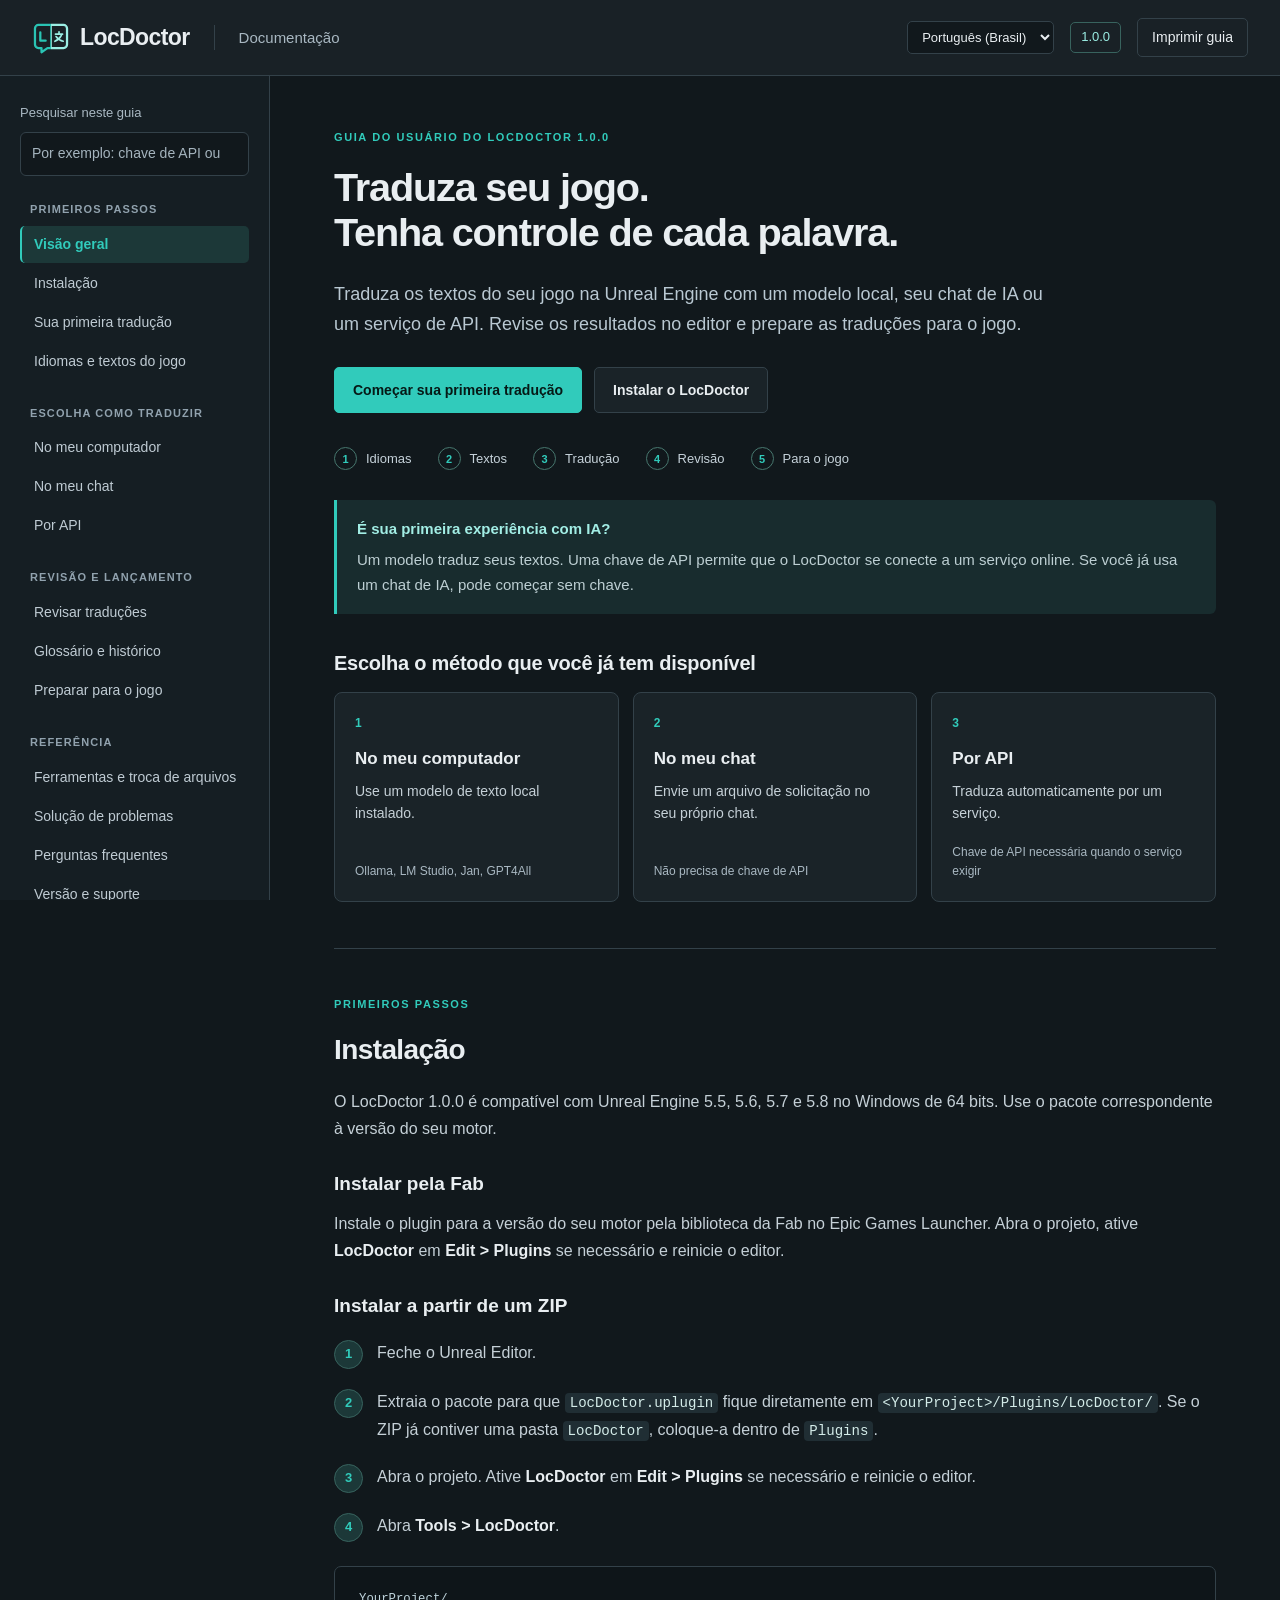
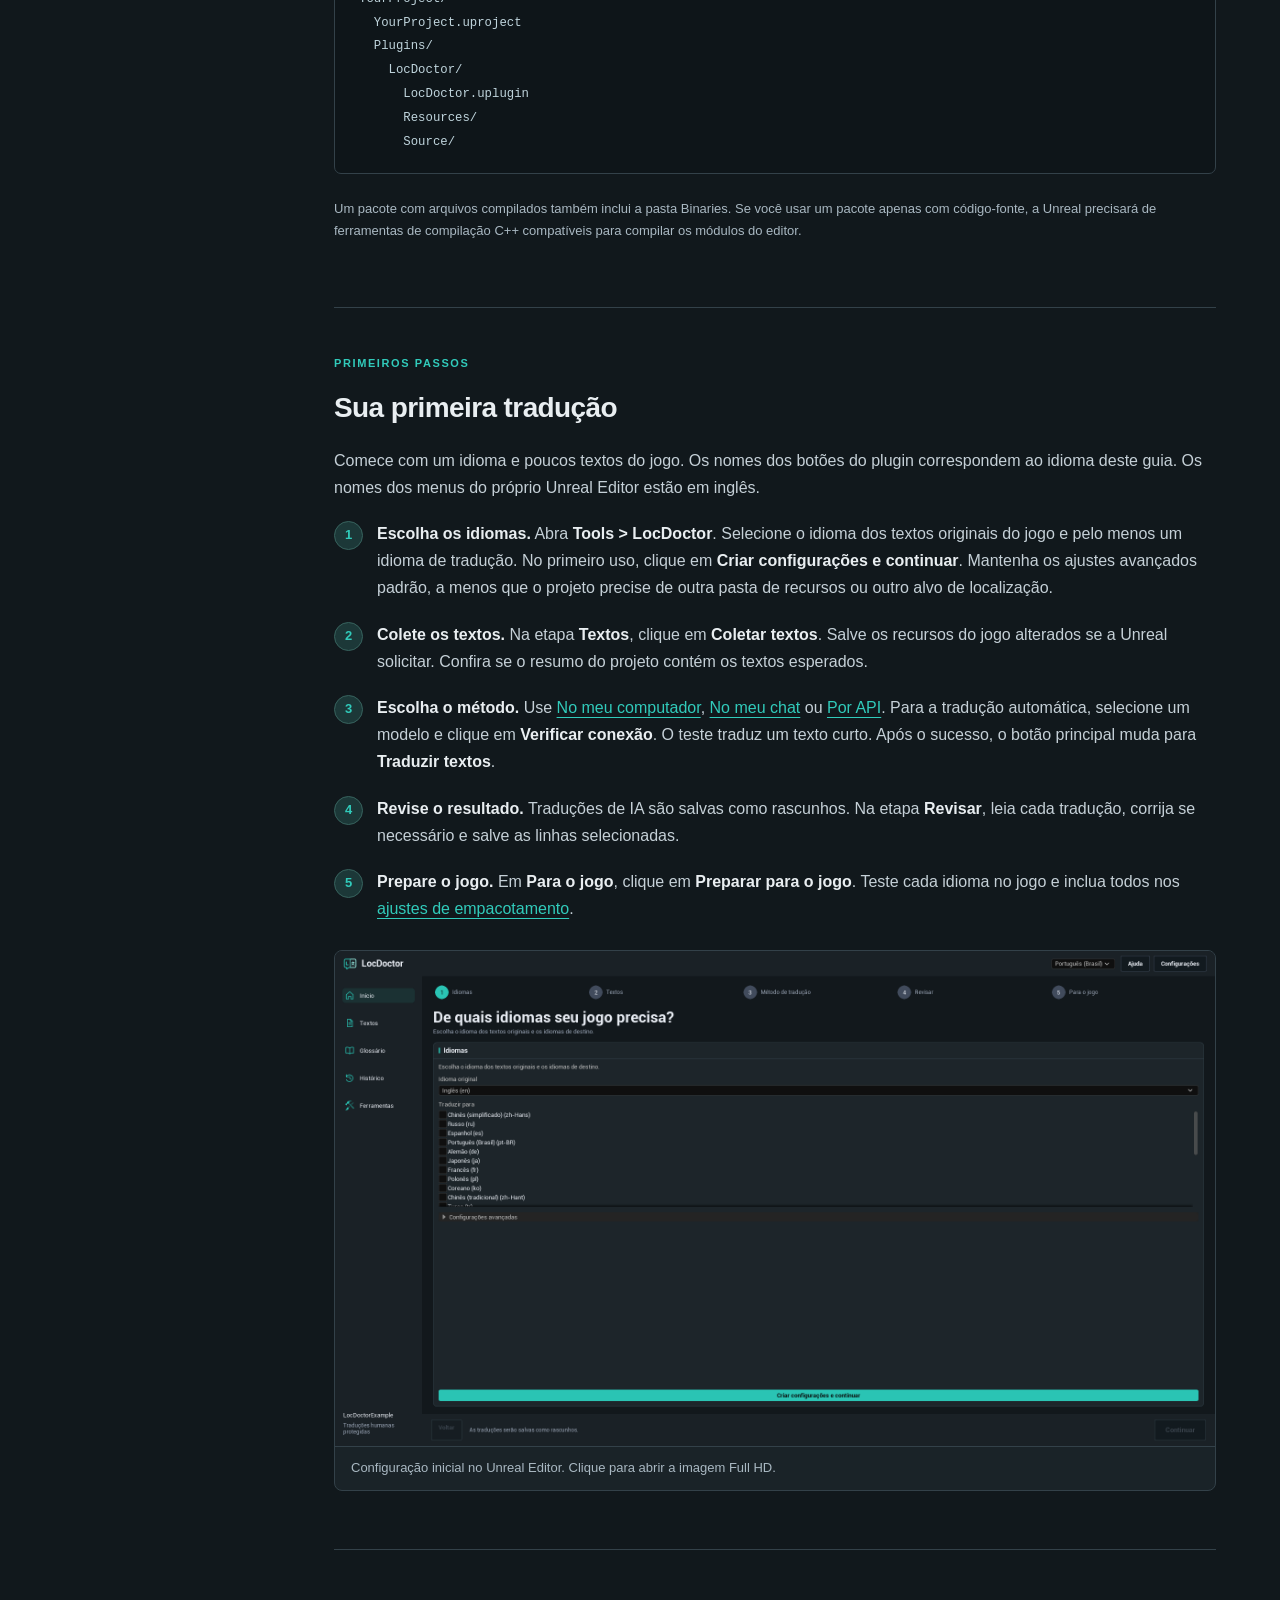
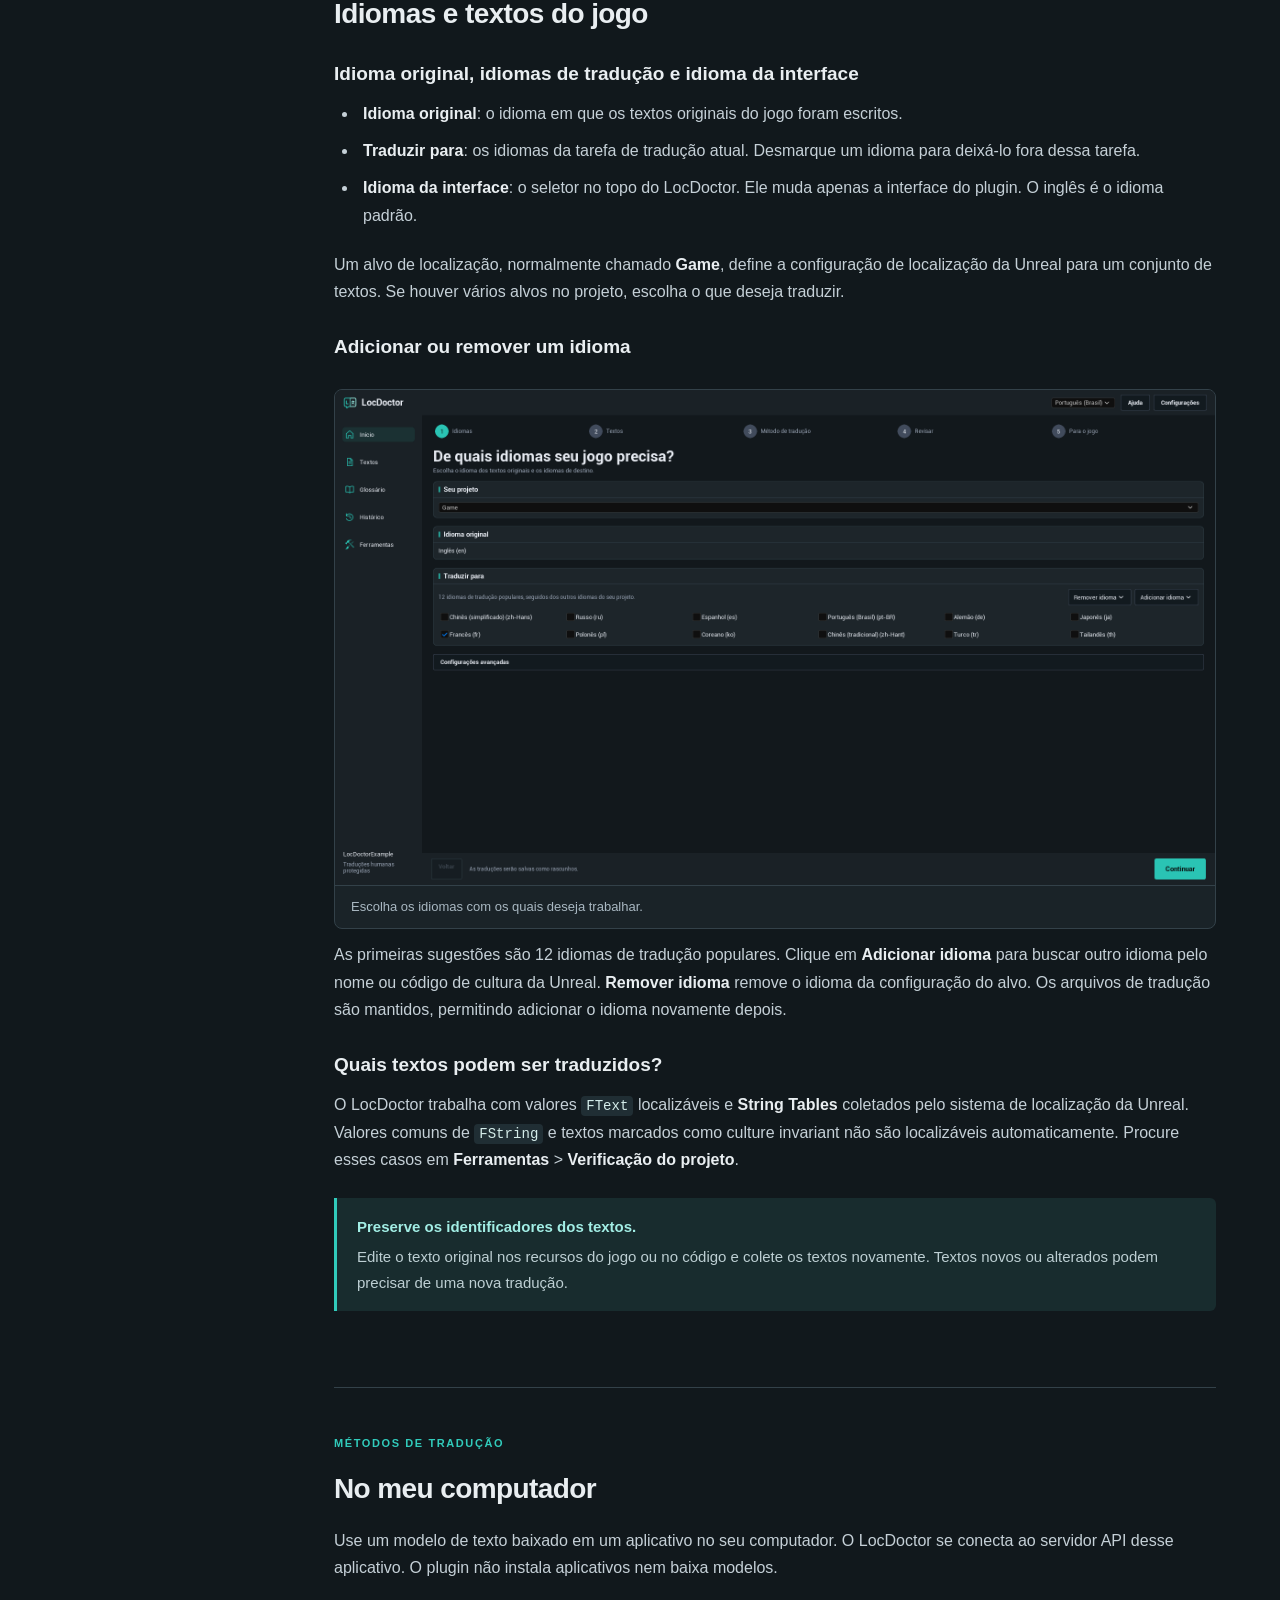
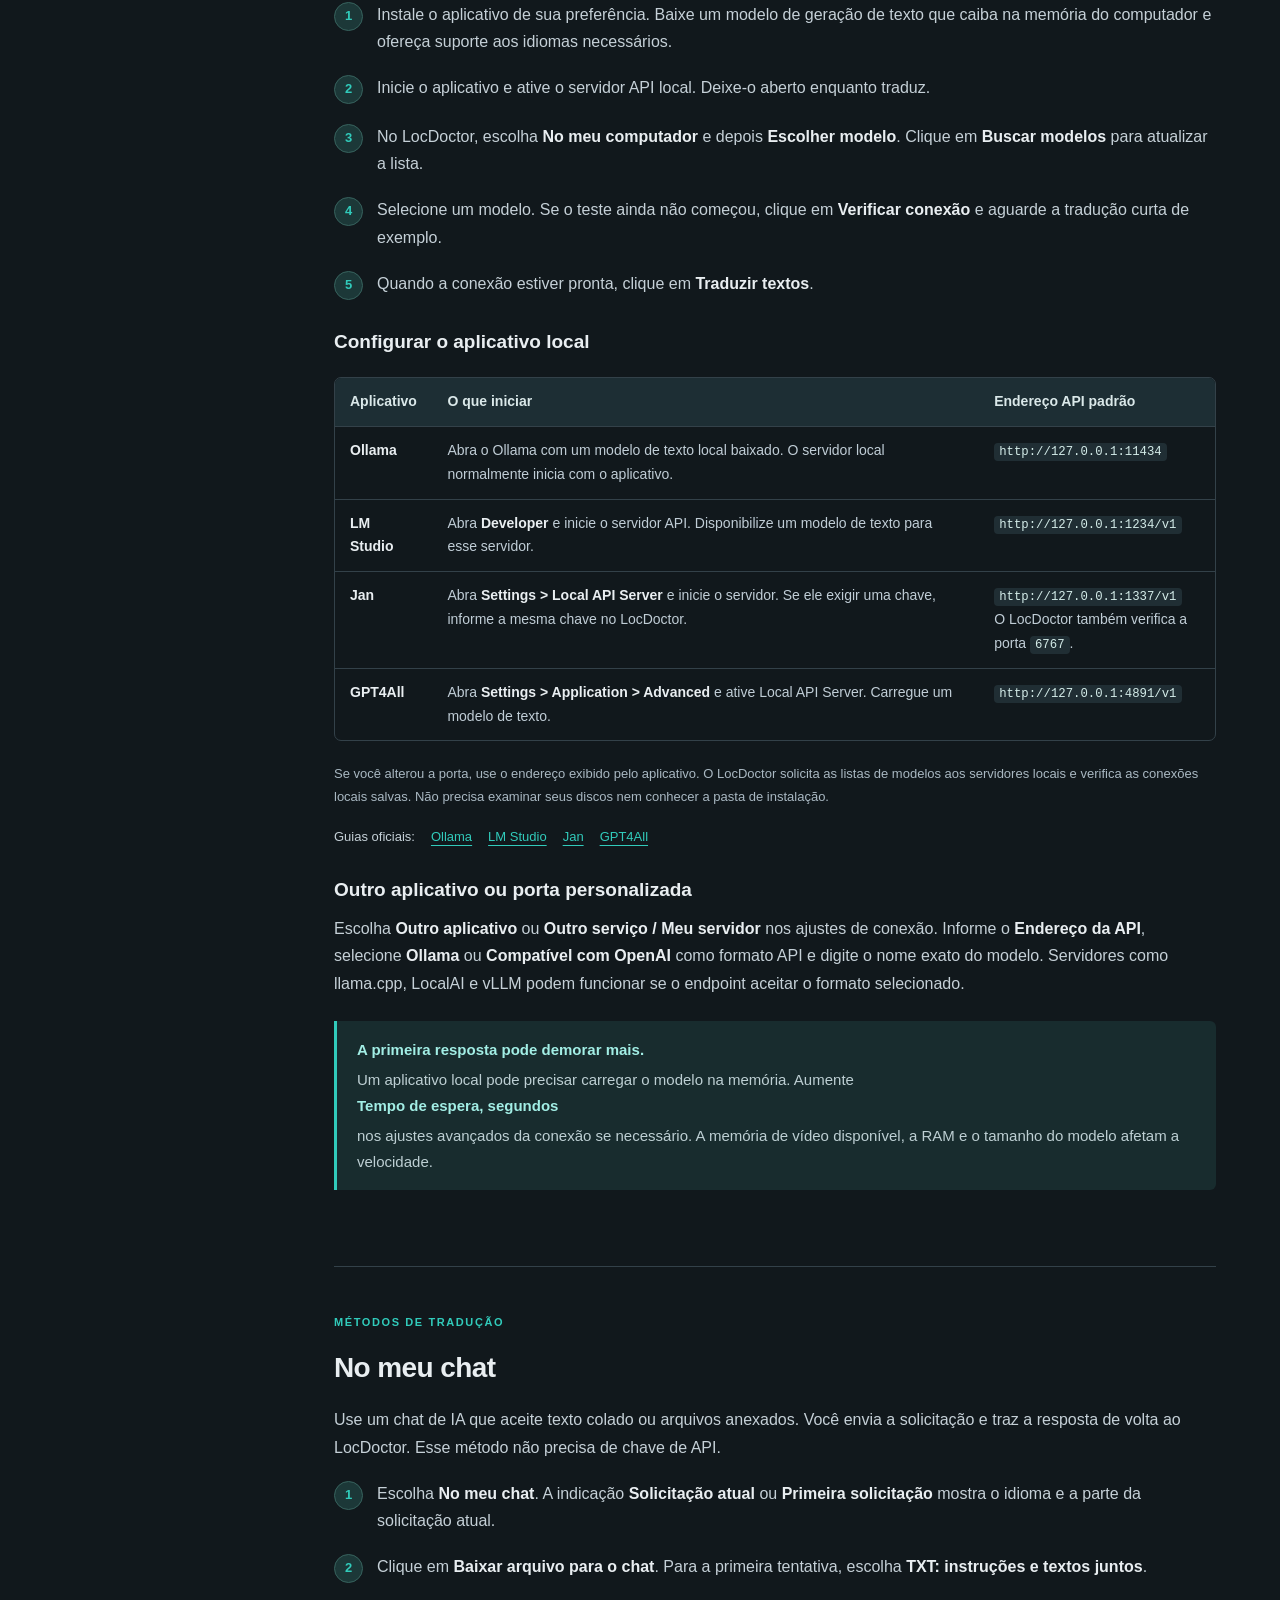
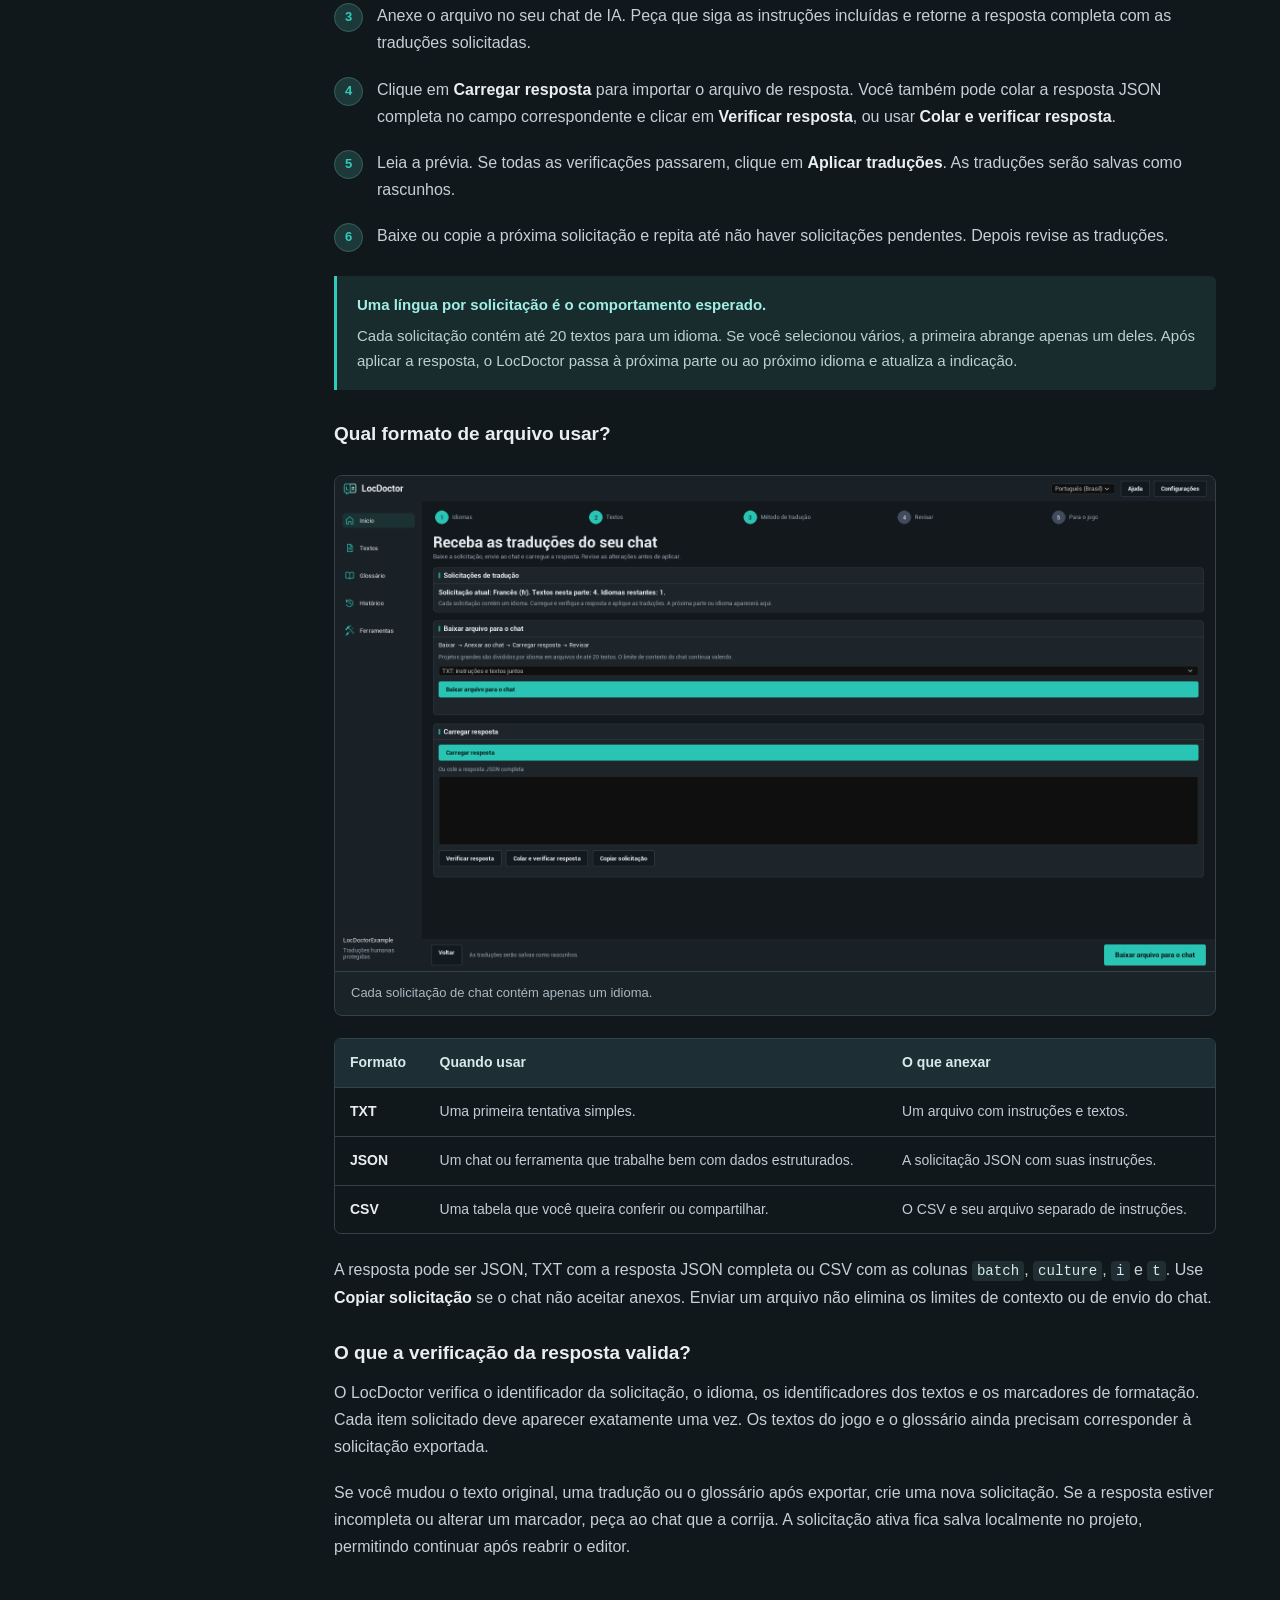
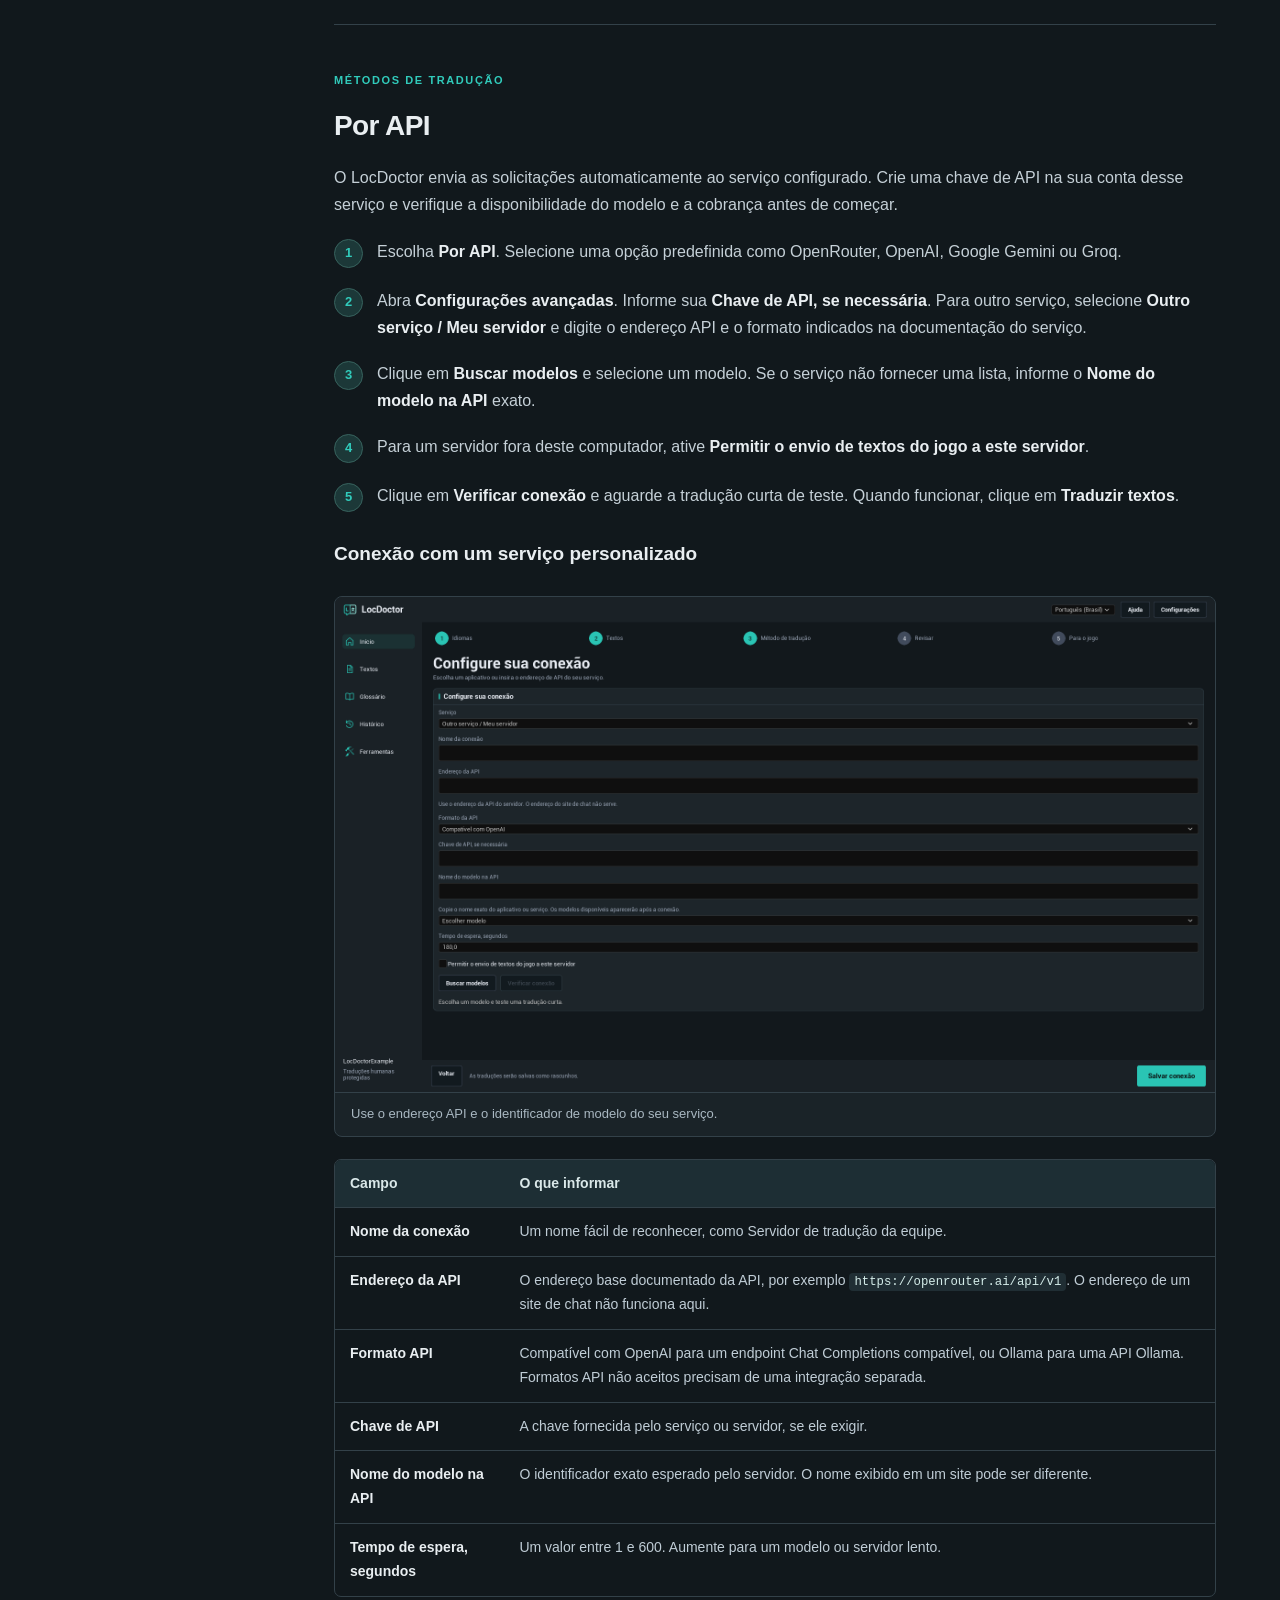
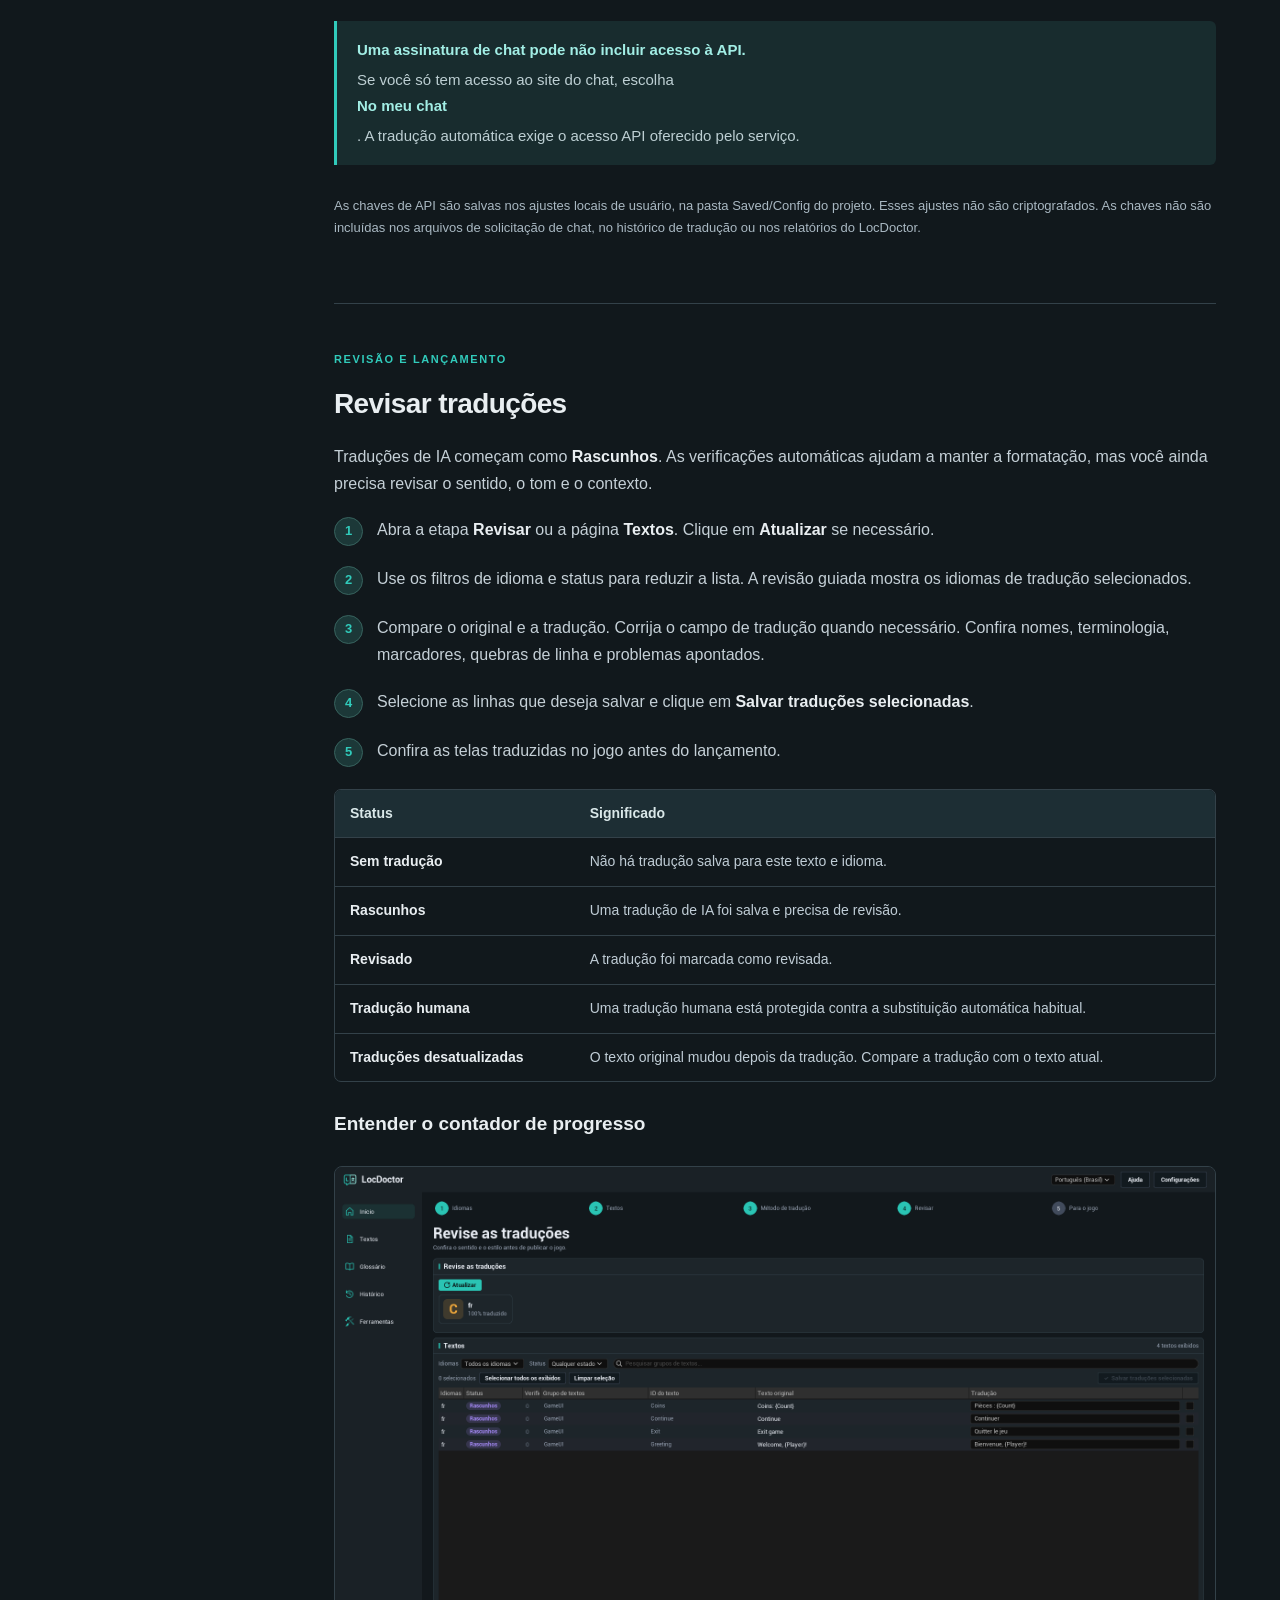
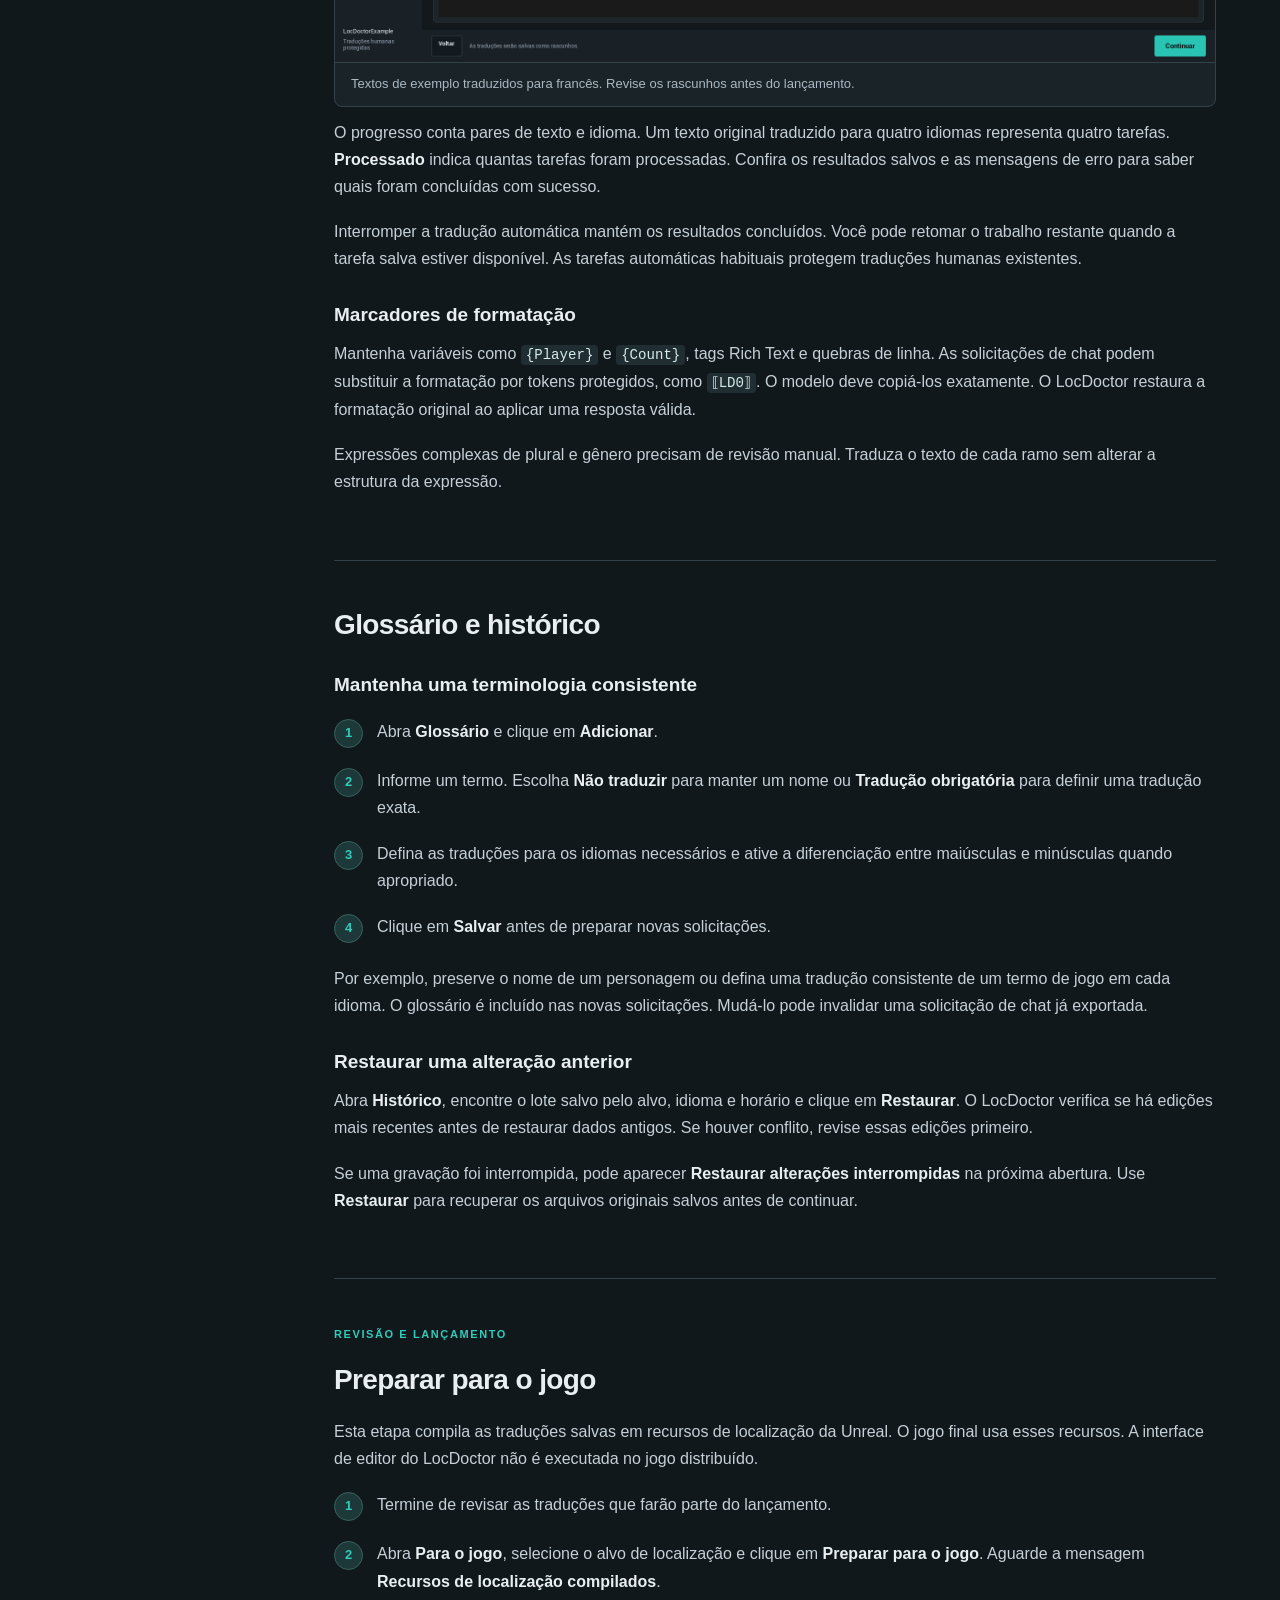
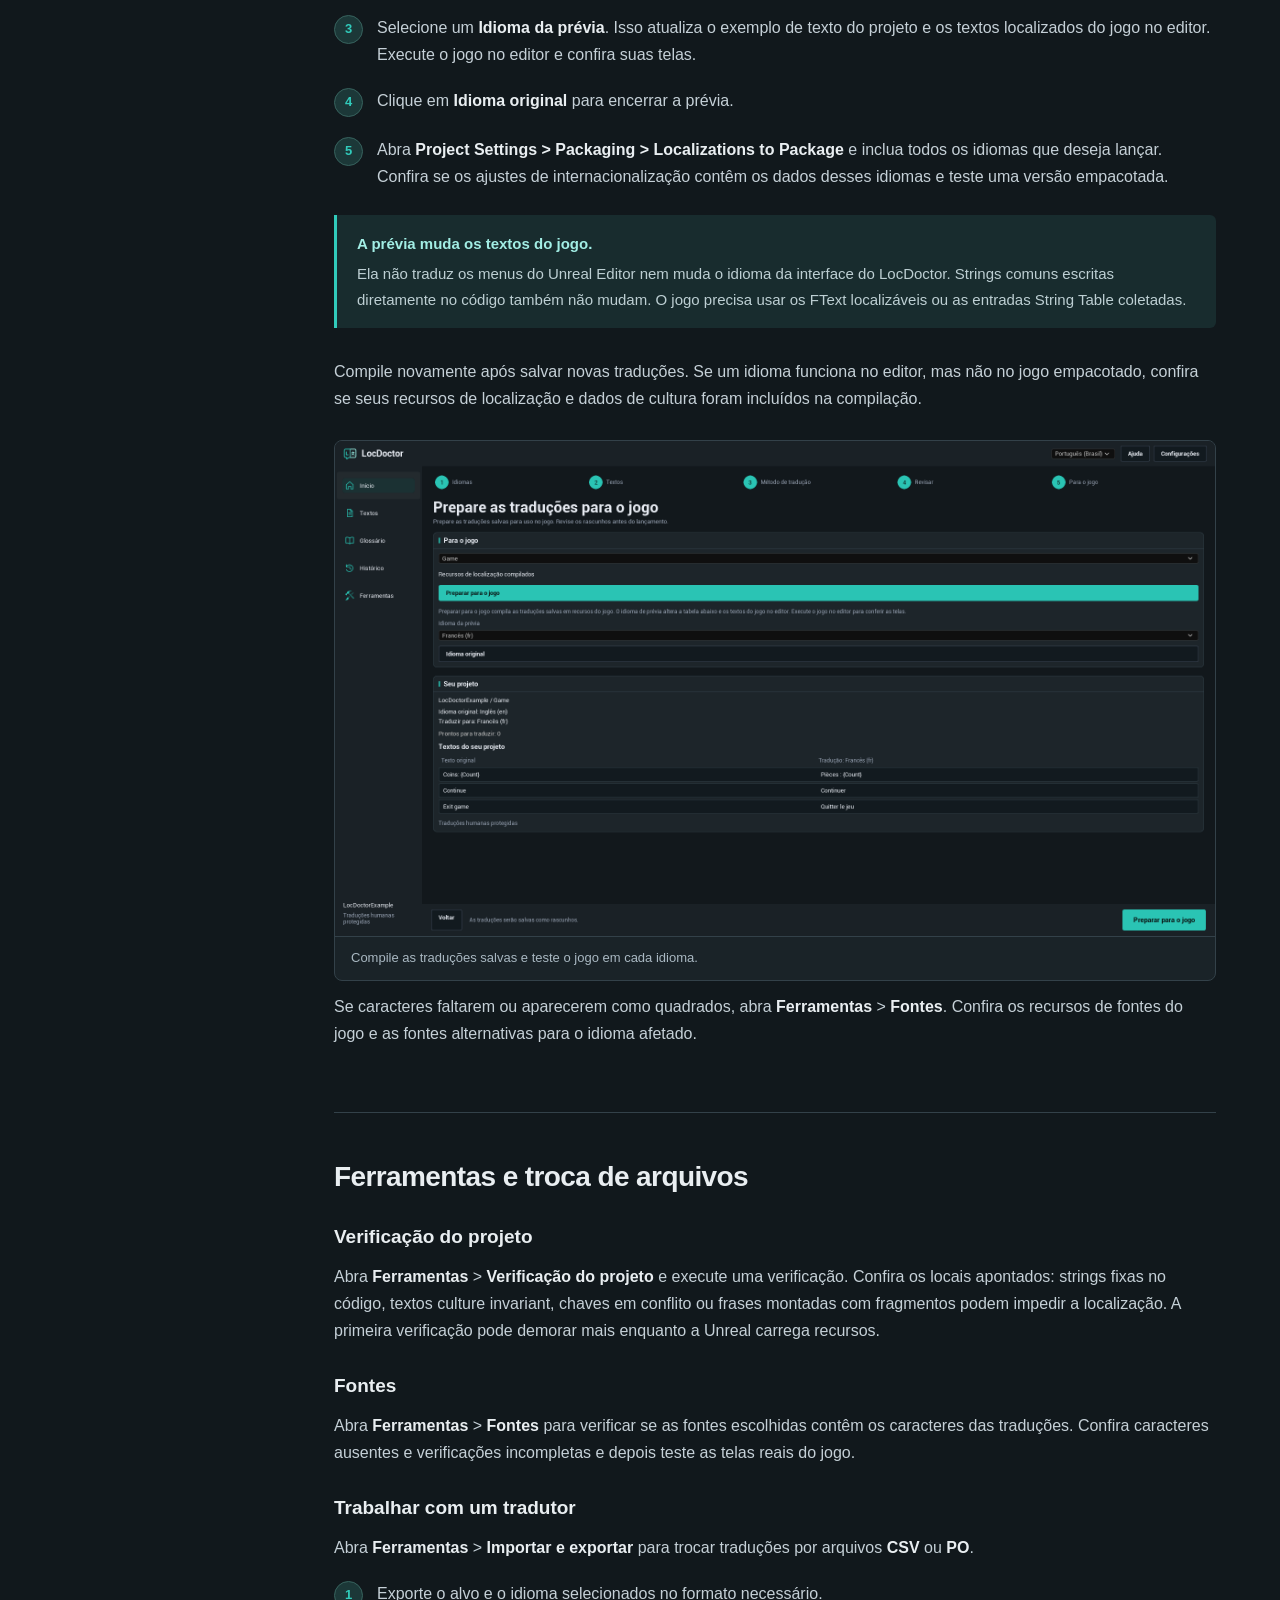
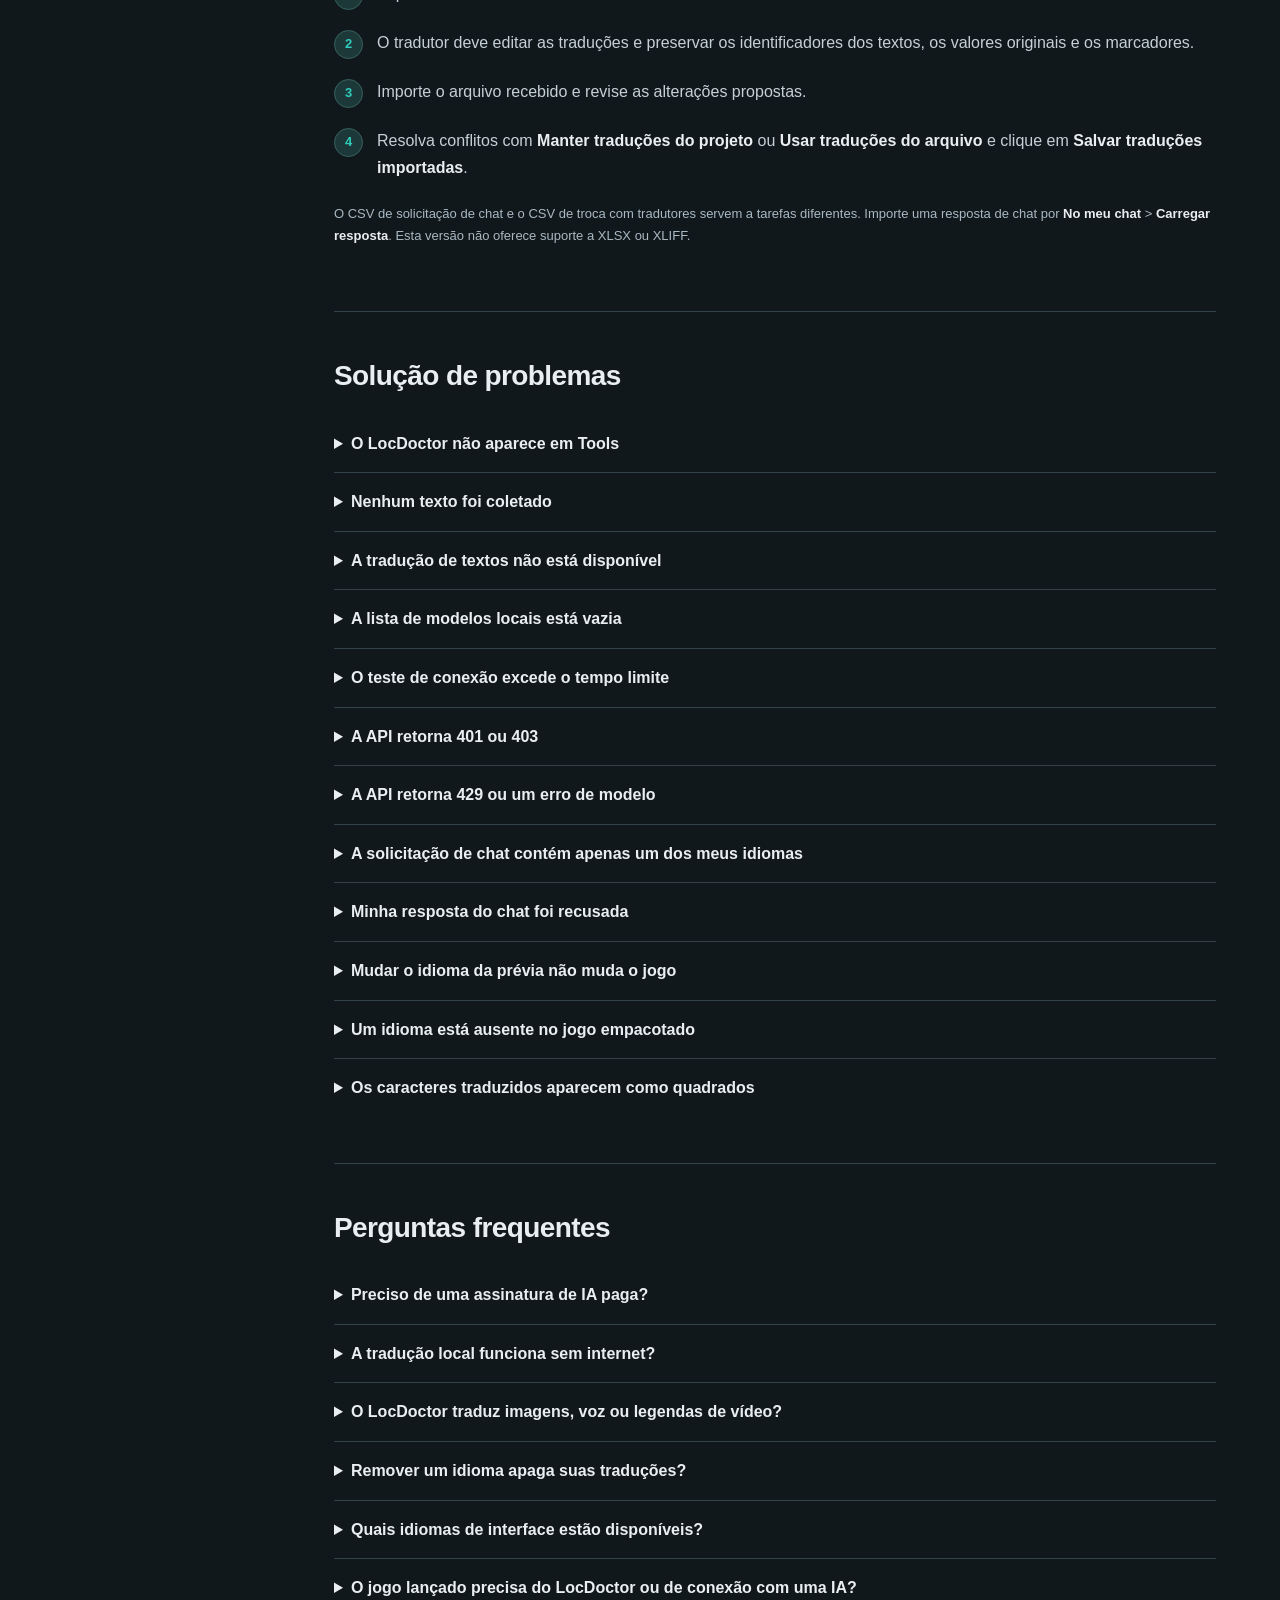
<file: pt-BR/index.html>
<!doctype html>
<html lang="pt-BR">
<head>
  <meta charset="utf-8">
  <meta name="viewport" content="width=device-width, initial-scale=1">
  <meta name="color-scheme" content="dark light">
  <meta name="site-root" content="../">
  <meta name="description" content="Saiba como instalar o LocDoctor, traduzir textos de jogos na Unreal Engine com um modelo local, uma API ou seu próprio chat e preparar as traduções para o lançamento.">
  <title>Documentação do LocDoctor | Unreal Engine</title>
  <link rel="icon" type="image/svg+xml" href="../assets/locdoctor.svg">
  <link rel="stylesheet" href="../assets/style.css">
  <script src="../assets/app.js" defer></script>
</head>
<body data-search-one="{count} capítulo encontrado." data-search-many="{count} capítulos encontrados." data-search-empty="Nenhum capítulo encontrado. Tente uma busca mais curta.">
  <a class="skip-link" href="#main">Ir para a documentação</a>
  <header class="site-header">
    <a class="brand" href="#overview" aria-label="Página inicial da documentação do LocDoctor"><img src="../assets/locdoctor.svg" alt="" width="38" height="38"><span>LocDoctor</span></a>
    <span class="header-label">Documentação</span>
    <div class="header-actions"><label class="language-picker"><span class="visually-hidden">Idioma da documentação</span><select id="doc-locale" aria-label="Idioma da documentação"><option value="en">English</option><option value="zh-Hans">简体中文</option><option value="ru">Русский</option><option value="es">Español</option><option value="pt-BR" selected>Português (Brasil)</option><option value="de">Deutsch</option><option value="ja">日本語</option><option value="fr">Français</option><option value="ko">한국어</option></select></label><span class="version">1.0.0</span><button class="print-button" type="button" id="print-guide">Imprimir guia</button><button class="menu-button" type="button" id="menu-toggle" aria-controls="sidebar" aria-expanded="false">Menu</button></div>
  </header>
  <div class="site-layout">
    <aside class="sidebar" id="sidebar">
      <div class="search-box"><label for="doc-search">Pesquisar neste guia</label><input id="doc-search" type="search" placeholder="Por exemplo: chave de API ou prévia" autocomplete="off" aria-controls="search-results"><div id="search-results" class="search-results" hidden></div><p class="visually-hidden" id="search-status" role="status"></p></div>
      <nav aria-label="Capítulos da documentação">
        <p class="nav-heading">Primeiros passos</p>
        <a href="#overview" aria-current="location">Visão geral</a>
        <a href="#installation">Instalação</a>
        <a href="#quick-start">Sua primeira tradução</a>
        <a href="#languages">Idiomas e textos do jogo</a>
        <p class="nav-heading">Escolha como traduzir</p>
        <a href="#local-models">No meu computador</a>
        <a href="#browser-chat">No meu chat</a>
        <a href="#api">Por API</a>
        <p class="nav-heading">Revisão e lançamento</p>
        <a href="#review">Revisar traduções</a>
        <a href="#glossary-history">Glossário e histórico</a>
        <a href="#prepare-game">Preparar para o jogo</a>
        <p class="nav-heading">Referência</p>
        <a href="#tools">Ferramentas e troca de arquivos</a>
        <a href="#troubleshooting">Solução de problemas</a>
        <a href="#faq">Perguntas frequentes</a>
        <a href="#version">Versão e suporte</a>
      </nav>
      <div class="sidebar-footer">Unreal Engine 5.5 / 5.6 / 5.7 / 5.8<br>Windows de 64 bits</div>
    </aside>
    <main id="main" tabindex="-1">
      <section class="doc-section overview" id="overview" aria-labelledby="overview-title" data-search="getting started beginner introduction AI localization">
        <p class="eyebrow">GUIA DO USUÁRIO DO LOCDOCTOR 1.0.0</p>
        <h1 id="overview-title">Traduza seu jogo.<br>Tenha controle de cada palavra.</h1>
        <p class="lead">Traduza os textos do seu jogo na Unreal Engine com um modelo local, seu chat de IA ou um serviço de API. Revise os resultados no editor e prepare as traduções para o jogo.</p>
        <div class="intro-actions"><a class="primary-link" href="#quick-start">Começar sua primeira tradução</a><a class="secondary-link" href="#installation">Instalar o LocDoctor</a></div>
        <div class="workflow" aria-label="As cinco etapas da tradução"><span><b>1</b> Idiomas</span><span><b>2</b> Textos</span><span><b>3</b> Tradução</span><span><b>4</b> Revisão</span><span><b>5</b> Para o jogo</span></div>
        <div class="intro-note"><strong>É sua primeira experiência com IA?</strong> Um modelo traduz seus textos. Uma chave de API permite que o LocDoctor se conecte a um serviço online. Se você já usa um chat de IA, pode começar sem chave.</div>
        <h2>Escolha o método que você já tem disponível</h2>
        <div class="method-cards">
          <a href="#local-models"><span class="method-symbol" aria-hidden="true">1</span><h3>No meu computador</h3><p>Use um modelo de texto local instalado.</p><span>Ollama, LM Studio, Jan, GPT4All</span></a>
          <a href="#browser-chat"><span class="method-symbol" aria-hidden="true">2</span><h3>No meu chat</h3><p>Envie um arquivo de solicitação no seu próprio chat.</p><span>Não precisa de chave de API</span></a>
          <a href="#api"><span class="method-symbol" aria-hidden="true">3</span><h3>Por API</h3><p>Traduza automaticamente por um serviço.</p><span>Chave de API necessária quando o serviço exigir</span></a>
        </div>
      </section>
      <section class="doc-section" id="installation" aria-labelledby="installation-title" data-search="install enable plugin Plugins missing modules compiler Fab zip Windows version">
        <p class="eyebrow">PRIMEIROS PASSOS</p><h2 id="installation-title">Instalação</h2>
        <p>O LocDoctor 1.0.0 é compatível com Unreal Engine 5.5, 5.6, 5.7 e 5.8 no Windows de 64 bits. Use o pacote correspondente à versão do seu motor.</p>
        <h3>Instalar pela Fab</h3>
        <p>Instale o plugin para a versão do seu motor pela biblioteca da Fab no Epic Games Launcher. Abra o projeto, ative <strong>LocDoctor</strong> em <strong>Edit &gt; Plugins</strong> se necessário e reinicie o editor.</p>
        <h3>Instalar a partir de um ZIP</h3>
        <ol class="steps"><li>Feche o Unreal Editor.</li><li>Extraia o pacote para que <code>LocDoctor.uplugin</code> fique diretamente em <code>&lt;YourProject&gt;/Plugins/LocDoctor/</code>. Se o ZIP já contiver uma pasta <code>LocDoctor</code>, coloque-a dentro de <code>Plugins</code>.</li><li>Abra o projeto. Ative <strong>LocDoctor</strong> em <strong>Edit &gt; Plugins</strong> se necessário e reinicie o editor.</li><li>Abra <strong>Tools &gt; LocDoctor</strong>.</li></ol>
        <pre><code>YourProject/
  YourProject.uproject
  Plugins/
    LocDoctor/
      LocDoctor.uplugin
      Resources/
      Source/</code></pre>
        <p class="small">Um pacote com arquivos compilados também inclui a pasta Binaries. Se você usar um pacote apenas com código-fonte, a Unreal precisará de ferramentas de compilação C++ compatíveis para compilar os módulos do editor.</p>
      </section>
      <section class="doc-section" id="quick-start" aria-labelledby="quick-start-title" data-search="start tutorial first translation collect texts connection drafts setup wizard">
        <p class="eyebrow">PRIMEIROS PASSOS</p><h2 id="quick-start-title">Sua primeira tradução</h2>
        <p>Comece com um idioma e poucos textos do jogo. Os nomes dos botões do plugin correspondem ao idioma deste guia. Os nomes dos menus do próprio Unreal Editor estão em inglês.</p>
        <ol class="steps"><li><strong>Escolha os idiomas.</strong> Abra <strong>Tools &gt; LocDoctor</strong>. Selecione o idioma dos textos originais do jogo e pelo menos um idioma de tradução. No primeiro uso, clique em <strong>Criar configurações e continuar</strong>. Mantenha os ajustes avançados padrão, a menos que o projeto precise de outra pasta de recursos ou outro alvo de localização.</li><li><strong>Colete os textos.</strong> Na etapa <strong>Textos</strong>, clique em <strong>Coletar textos</strong>. Salve os recursos do jogo alterados se a Unreal solicitar. Confira se o resumo do projeto contém os textos esperados.</li><li><strong>Escolha o método.</strong> Use <a href="#local-models">No meu computador</a>, <a href="#browser-chat">No meu chat</a> ou <a href="#api">Por API</a>. Para a tradução automática, selecione um modelo e clique em <strong>Verificar conexão</strong>. O teste traduz um texto curto. Após o sucesso, o botão principal muda para <strong>Traduzir textos</strong>.</li><li><strong>Revise o resultado.</strong> Traduções de IA são salvas como rascunhos. Na etapa <strong>Revisar</strong>, leia cada tradução, corrija se necessário e salve as linhas selecionadas.</li><li><strong>Prepare o jogo.</strong> Em <strong>Para o jogo</strong>, clique em <strong>Preparar para o jogo</strong>. Teste cada idioma no jogo e inclua todos nos <a href="#prepare-game">ajustes de empacotamento</a>.</li></ol>
        <figure class="screenshot"><a href="../assets/screens/pt-BR/first-run.png" target="_blank" rel="noopener" aria-label="Abrir a captura de configuração em tamanho completo"><img src="../assets/screens/pt-BR/first-run.png" width="1920" height="1080" alt="Configuração inicial do LocDoctor com seleção do idioma original e dos idiomas de tradução." loading="lazy"></a><figcaption>Configuração inicial no Unreal Editor. Clique para abrir a imagem Full HD.</figcaption></figure>
      </section>
      <section class="doc-section" id="languages" aria-labelledby="languages-title" data-search="source original target language add remove FText FString String Table localization gather empty Chinese English Spanish">
        <h2 id="languages-title">Idiomas e textos do jogo</h2>
        <h3>Idioma original, idiomas de tradução e idioma da interface</h3>
        <ul><li><strong>Idioma original</strong>: o idioma em que os textos originais do jogo foram escritos.</li><li><strong>Traduzir para</strong>: os idiomas da tarefa de tradução atual. Desmarque um idioma para deixá-lo fora dessa tarefa.</li><li><strong>Idioma da interface</strong>: o seletor no topo do LocDoctor. Ele muda apenas a interface do plugin. O inglês é o idioma padrão.</li></ul>
        <p>Um alvo de localização, normalmente chamado <strong>Game</strong>, define a configuração de localização da Unreal para um conjunto de textos. Se houver vários alvos no projeto, escolha o que deseja traduzir.</p>
        <h3>Adicionar ou remover um idioma</h3>
        <figure class="screenshot"><a href="../assets/screens/pt-BR/languages.png" target="_blank" rel="noopener"><img src="../assets/screens/pt-BR/languages.png" width="1920" height="1080" alt="A etapa Idiomas com os idiomas de tradução e os controles para adicionar e remover idiomas." loading="lazy"></a><figcaption>Escolha os idiomas com os quais deseja trabalhar.</figcaption></figure>
        <p>As primeiras sugestões são 12 idiomas de tradução populares. Clique em <strong>Adicionar idioma</strong> para buscar outro idioma pelo nome ou código de cultura da Unreal. <strong>Remover idioma</strong> remove o idioma da configuração do alvo. Os arquivos de tradução são mantidos, permitindo adicionar o idioma novamente depois.</p>
        <h3>Quais textos podem ser traduzidos?</h3>
        <p>O LocDoctor trabalha com valores <code>FText</code> localizáveis e <strong>String Tables</strong> coletados pelo sistema de localização da Unreal. Valores comuns de <code>FString</code> e textos marcados como culture invariant não são localizáveis automaticamente. Procure esses casos em <strong>Ferramentas</strong> &gt; <strong>Verificação do projeto</strong>.</p>
        <div class="callout"><strong>Preserve os identificadores dos textos.</strong> Edite o texto original nos recursos do jogo ou no código e colete os textos novamente. Textos novos ou alterados podem precisar de uma nova tradução.</div>
      </section>
      <section class="doc-section" id="local-models" aria-labelledby="local-title" data-search="Ollama LM Studio Jan GPT4All local model server port GPU RAM memory installation discover custom llama.cpp LocalAI vLLM">
        <p class="eyebrow">MÉTODOS DE TRADUÇÃO</p><h2 id="local-title">No meu computador</h2>
        <p>Use um modelo de texto baixado em um aplicativo no seu computador. O LocDoctor se conecta ao servidor API desse aplicativo. O plugin não instala aplicativos nem baixa modelos.</p>
        <ol class="steps"><li>Instale o aplicativo de sua preferência. Baixe um modelo de geração de texto que caiba na memória do computador e ofereça suporte aos idiomas necessários.</li><li>Inicie o aplicativo e ative o servidor API local. Deixe-o aberto enquanto traduz.</li><li>No LocDoctor, escolha <strong>No meu computador</strong> e depois <strong>Escolher modelo</strong>. Clique em <strong>Buscar modelos</strong> para atualizar a lista.</li><li>Selecione um modelo. Se o teste ainda não começou, clique em <strong>Verificar conexão</strong> e aguarde a tradução curta de exemplo.</li><li>Quando a conexão estiver pronta, clique em <strong>Traduzir textos</strong>.</li></ol>
        <h3>Configurar o aplicativo local</h3>
        <div class="table-scroll"><table><caption>Configuração dos aplicativos locais e endereços padrão verificados pelo LocDoctor</caption><thead><tr><th>Aplicativo</th><th>O que iniciar</th><th>Endereço API padrão</th></tr></thead><tbody>
          <tr><td>Ollama</td><td>Abra o Ollama com um modelo de texto local baixado. O servidor local normalmente inicia com o aplicativo.</td><td><code>http://127.0.0.1:11434</code></td></tr>
          <tr><td>LM Studio</td><td>Abra <strong>Developer</strong> e inicie o servidor API. Disponibilize um modelo de texto para esse servidor.</td><td><code>http://127.0.0.1:1234/v1</code></td></tr>
          <tr><td>Jan</td><td>Abra <strong>Settings &gt; Local API Server</strong> e inicie o servidor. Se ele exigir uma chave, informe a mesma chave no LocDoctor.</td><td><code>http://127.0.0.1:1337/v1</code><br>O LocDoctor também verifica a porta <code>6767</code>.</td></tr>
          <tr><td>GPT4All</td><td>Abra <strong>Settings &gt; Application &gt; Advanced</strong> e ative Local API Server. Carregue um modelo de texto.</td><td><code>http://127.0.0.1:4891/v1</code></td></tr>
        </tbody></table></div>
        <p class="small">Se você alterou a porta, use o endereço exibido pelo aplicativo. O LocDoctor solicita as listas de modelos aos servidores locais e verifica as conexões locais salvas. Não precisa examinar seus discos nem conhecer a pasta de instalação.</p>
        <p class="reference-links">Guias oficiais: <a href="https://docs.ollama.com/quickstart">Ollama</a><a href="https://lmstudio.ai/docs/developer/core/server">LM Studio</a><a href="https://jan.ai/docs/local-api">Jan</a><a href="https://docs.gpt4all.io/gpt4all_api_server/home.html">GPT4All</a></p>
        <h3>Outro aplicativo ou porta personalizada</h3>
        <p>Escolha <strong>Outro aplicativo</strong> ou <strong>Outro serviço / Meu servidor</strong> nos ajustes de conexão. Informe o <strong>Endereço da API</strong>, selecione <strong>Ollama</strong> ou <strong>Compatível com OpenAI</strong> como formato API e digite o nome exato do modelo. Servidores como llama.cpp, LocalAI e vLLM podem funcionar se o endpoint aceitar o formato selecionado.</p>
        <div class="callout"><strong>A primeira resposta pode demorar mais.</strong> Um aplicativo local pode precisar carregar o modelo na memória. Aumente <strong>Tempo de espera, segundos</strong> nos ajustes avançados da conexão se necessário. A memória de vídeo disponível, a RAM e o tamanho do modelo afetam a velocidade.</div>
      </section>
      <section class="doc-section" id="browser-chat" aria-labelledby="chat-title" data-search="ChatGPT Claude Gemini browser chat subscription clipboard TXT JSON CSV file batch Arabic one language missing reply placeholders tokens copy request load response">
        <p class="eyebrow">MÉTODOS DE TRADUÇÃO</p><h2 id="chat-title">No meu chat</h2>
        <p>Use um chat de IA que aceite texto colado ou arquivos anexados. Você envia a solicitação e traz a resposta de volta ao LocDoctor. Esse método não precisa de chave de API.</p>
        <ol class="steps"><li>Escolha <strong>No meu chat</strong>. A indicação <strong>Solicitação atual</strong> ou <strong>Primeira solicitação</strong> mostra o idioma e a parte da solicitação atual.</li><li>Clique em <strong>Baixar arquivo para o chat</strong>. Para a primeira tentativa, escolha <strong>TXT: instruções e textos juntos</strong>.</li><li>Anexe o arquivo no seu chat de IA. Peça que siga as instruções incluídas e retorne a resposta completa com as traduções solicitadas.</li><li>Clique em <strong>Carregar resposta</strong> para importar o arquivo de resposta. Você também pode colar a resposta JSON completa no campo correspondente e clicar em <strong>Verificar resposta</strong>, ou usar <strong>Colar e verificar resposta</strong>.</li><li>Leia a prévia. Se todas as verificações passarem, clique em <strong>Aplicar traduções</strong>. As traduções serão salvas como rascunhos.</li><li>Baixe ou copie a próxima solicitação e repita até não haver solicitações pendentes. Depois revise as traduções.</li></ol>
        <div class="callout"><strong>Uma língua por solicitação é o comportamento esperado.</strong> Cada solicitação contém até 20 textos para um idioma. Se você selecionou vários, a primeira abrange apenas um deles. Após aplicar a resposta, o LocDoctor passa à próxima parte ou ao próximo idioma e atualiza a indicação.</div>
        <h3>Qual formato de arquivo usar?</h3>
        <figure class="screenshot"><a href="../assets/screens/pt-BR/chat-request.png" target="_blank" rel="noopener"><img src="../assets/screens/pt-BR/chat-request.png" width="1920" height="1080" alt="A página de troca com o chat mostra o idioma da solicitação, o formato do arquivo e os controles da resposta." loading="lazy"></a><figcaption>Cada solicitação de chat contém apenas um idioma.</figcaption></figure>
        <div class="table-scroll"><table><caption>Formatos de arquivo para solicitações de chat</caption><thead><tr><th>Formato</th><th>Quando usar</th><th>O que anexar</th></tr></thead><tbody><tr><td>TXT</td><td>Uma primeira tentativa simples.</td><td>Um arquivo com instruções e textos.</td></tr><tr><td>JSON</td><td>Um chat ou ferramenta que trabalhe bem com dados estruturados.</td><td>A solicitação JSON com suas instruções.</td></tr><tr><td>CSV</td><td>Uma tabela que você queira conferir ou compartilhar.</td><td>O CSV e seu arquivo separado de instruções.</td></tr></tbody></table></div>
        <p>A resposta pode ser JSON, TXT com a resposta JSON completa ou CSV com as colunas <code>batch</code>, <code>culture</code>, <code>i</code> e <code>t</code>. Use <strong>Copiar solicitação</strong> se o chat não aceitar anexos. Enviar um arquivo não elimina os limites de contexto ou de envio do chat.</p>
        <h3>O que a verificação da resposta valida?</h3>
        <p>O LocDoctor verifica o identificador da solicitação, o idioma, os identificadores dos textos e os marcadores de formatação. Cada item solicitado deve aparecer exatamente uma vez. Os textos do jogo e o glossário ainda precisam corresponder à solicitação exportada.</p>
        <p>Se você mudou o texto original, uma tradução ou o glossário após exportar, crie uma nova solicitação. Se a resposta estiver incompleta ou alterar um marcador, peça ao chat que a corrija. A solicitação ativa fica salva localmente no projeto, permitindo continuar após reabrir o editor.</p>
      </section>
      <section class="doc-section" id="api" aria-labelledby="api-title" data-search="API OpenRouter OpenAI Google Gemini Groq custom own server endpoint URL key authentication billing subscription token error connection model ID">
        <p class="eyebrow">MÉTODOS DE TRADUÇÃO</p><h2 id="api-title">Por API</h2>
        <p>O LocDoctor envia as solicitações automaticamente ao serviço configurado. Crie uma chave de API na sua conta desse serviço e verifique a disponibilidade do modelo e a cobrança antes de começar.</p>
        <ol class="steps"><li>Escolha <strong>Por API</strong>. Selecione uma opção predefinida como OpenRouter, OpenAI, Google Gemini ou Groq.</li><li>Abra <strong>Configurações avançadas</strong>. Informe sua <strong>Chave de API, se necessária</strong>. Para outro serviço, selecione <strong>Outro serviço / Meu servidor</strong> e digite o endereço API e o formato indicados na documentação do serviço.</li><li>Clique em <strong>Buscar modelos</strong> e selecione um modelo. Se o serviço não fornecer uma lista, informe o <strong>Nome do modelo na API</strong> exato.</li><li>Para um servidor fora deste computador, ative <strong>Permitir o envio de textos do jogo a este servidor</strong>.</li><li>Clique em <strong>Verificar conexão</strong> e aguarde a tradução curta de teste. Quando funcionar, clique em <strong>Traduzir textos</strong>.</li></ol>
        <h3>Conexão com um serviço personalizado</h3>
        <figure class="screenshot"><a href="../assets/screens/pt-BR/connection.png" target="_blank" rel="noopener"><img src="../assets/screens/pt-BR/connection.png" width="1920" height="1080" alt="Ajustes de conexão com campos de endereço API, formato, chave e modelo." loading="lazy"></a><figcaption>Use o endereço API e o identificador de modelo do seu serviço.</figcaption></figure>
        <div class="table-scroll"><table><caption>Campos de uma conexão API personalizada</caption><thead><tr><th>Campo</th><th>O que informar</th></tr></thead><tbody><tr><td>Nome da conexão</td><td>Um nome fácil de reconhecer, como Servidor de tradução da equipe.</td></tr><tr><td>Endereço da API</td><td>O endereço base documentado da API, por exemplo <code>https://openrouter.ai/api/v1</code>. O endereço de um site de chat não funciona aqui.</td></tr><tr><td>Formato API</td><td>Compatível com OpenAI para um endpoint Chat Completions compatível, ou Ollama para uma API Ollama. Formatos API não aceitos precisam de uma integração separada.</td></tr><tr><td>Chave de API</td><td>A chave fornecida pelo serviço ou servidor, se ele exigir.</td></tr><tr><td>Nome do modelo na API</td><td>O identificador exato esperado pelo servidor. O nome exibido em um site pode ser diferente.</td></tr><tr><td>Tempo de espera, segundos</td><td>Um valor entre 1 e 600. Aumente para um modelo ou servidor lento.</td></tr></tbody></table></div>
        <div class="callout"><strong>Uma assinatura de chat pode não incluir acesso à API.</strong> Se você só tem acesso ao site do chat, escolha <strong>No meu chat</strong>. A tradução automática exige o acesso API oferecido pelo serviço.</div>
        <p class="small">As chaves de API são salvas nos ajustes locais de usuário, na pasta Saved/Config do projeto. Esses ajustes não são criptografados. As chaves não são incluídas nos arquivos de solicitação de chat, no histórico de tradução ou nos relatórios do LocDoctor.</p>
      </section>
      <section class="doc-section" id="review" aria-labelledby="review-title" data-search="review drafts human manual translation save edit corrected checked status selected filters progress count stop resume">
        <p class="eyebrow">REVISÃO E LANÇAMENTO</p><h2 id="review-title">Revisar traduções</h2>
        <p>Traduções de IA começam como <strong>Rascunhos</strong>. As verificações automáticas ajudam a manter a formatação, mas você ainda precisa revisar o sentido, o tom e o contexto.</p>
        <ol class="steps"><li>Abra a etapa <strong>Revisar</strong> ou a página <strong>Textos</strong>. Clique em <strong>Atualizar</strong> se necessário.</li><li>Use os filtros de idioma e status para reduzir a lista. A revisão guiada mostra os idiomas de tradução selecionados.</li><li>Compare o original e a tradução. Corrija o campo de tradução quando necessário. Confira nomes, terminologia, marcadores, quebras de linha e problemas apontados.</li><li>Selecione as linhas que deseja salvar e clique em <strong>Salvar traduções selecionadas</strong>.</li><li>Confira as telas traduzidas no jogo antes do lançamento.</li></ol>
        <div class="table-scroll"><table><caption>Status das traduções</caption><thead><tr><th>Status</th><th>Significado</th></tr></thead><tbody><tr><td>Sem tradução</td><td>Não há tradução salva para este texto e idioma.</td></tr><tr><td>Rascunhos</td><td>Uma tradução de IA foi salva e precisa de revisão.</td></tr><tr><td>Revisado</td><td>A tradução foi marcada como revisada.</td></tr><tr><td>Tradução humana</td><td>Uma tradução humana está protegida contra a substituição automática habitual.</td></tr><tr><td>Traduções desatualizadas</td><td>O texto original mudou depois da tradução. Compare a tradução com o texto atual.</td></tr></tbody></table></div>
        <h3>Entender o contador de progresso</h3>
        <figure class="screenshot"><a href="../assets/screens/pt-BR/review.png" target="_blank" rel="noopener"><img src="../assets/screens/pt-BR/review.png" width="1920" height="1080" alt="A tabela de revisão compara os textos originais com rascunhos em francês em um projeto de exemplo." loading="lazy"></a><figcaption>Textos de exemplo traduzidos para francês. Revise os rascunhos antes do lançamento.</figcaption></figure>
        <p>O progresso conta pares de texto e idioma. Um texto original traduzido para quatro idiomas representa quatro tarefas. <strong>Processado</strong> indica quantas tarefas foram processadas. Confira os resultados salvos e as mensagens de erro para saber quais foram concluídas com sucesso.</p>
        <p>Interromper a tradução automática mantém os resultados concluídos. Você pode retomar o trabalho restante quando a tarefa salva estiver disponível. As tarefas automáticas habituais protegem traduções humanas existentes.</p>
        <h3>Marcadores de formatação</h3>
        <p>Mantenha variáveis como <code>{Player}</code> e <code>{Count}</code>, tags Rich Text e quebras de linha. As solicitações de chat podem substituir a formatação por tokens protegidos, como <code>⟦LD0⟧</code>. O modelo deve copiá-los exatamente. O LocDoctor restaura a formatação original ao aplicar uma resposta válida.</p>
        <p>Expressões complexas de plural e gênero precisam de revisão manual. Traduza o texto de cada ramo sem alterar a estrutura da expressão.</p>
      </section>
      <section class="doc-section" id="glossary-history" aria-labelledby="glossary-title" data-search="glossary terminology names do not translate required translation term save undo history restore backup recovery">
        <h2 id="glossary-title">Glossário e histórico</h2>
        <h3>Mantenha uma terminologia consistente</h3>
        <ol class="steps"><li>Abra <strong>Glossário</strong> e clique em <strong>Adicionar</strong>.</li><li>Informe um termo. Escolha <strong>Não traduzir</strong> para manter um nome ou <strong>Tradução obrigatória</strong> para definir uma tradução exata.</li><li>Defina as traduções para os idiomas necessários e ative a diferenciação entre maiúsculas e minúsculas quando apropriado.</li><li>Clique em <strong>Salvar</strong> antes de preparar novas solicitações.</li></ol>
        <p>Por exemplo, preserve o nome de um personagem ou defina uma tradução consistente de um termo de jogo em cada idioma. O glossário é incluído nas novas solicitações. Mudá-lo pode invalidar uma solicitação de chat já exportada.</p>
        <h3>Restaurar uma alteração anterior</h3>
        <p>Abra <strong>Histórico</strong>, encontre o lote salvo pelo alvo, idioma e horário e clique em <strong>Restaurar</strong>. O LocDoctor verifica se há edições mais recentes antes de restaurar dados antigos. Se houver conflito, revise essas edições primeiro.</p>
        <p>Se uma gravação foi interrompida, pode aparecer <strong>Restaurar alterações interrompidas</strong> na próxima abertura. Use <strong>Restaurar</strong> para recuperar os arquivos originais salvos antes de continuar.</p>
      </section>
      <section class="doc-section" id="prepare-game" aria-labelledby="prepare-title" data-search="compile prepare for game locres preview original language packaging Localizations to Package Internationalization Support runtime FText packaged build fonts">
        <p class="eyebrow">REVISÃO E LANÇAMENTO</p><h2 id="prepare-title">Preparar para o jogo</h2>
        <p>Esta etapa compila as traduções salvas em recursos de localização da Unreal. O jogo final usa esses recursos. A interface de editor do LocDoctor não é executada no jogo distribuído.</p>
        <ol class="steps"><li>Termine de revisar as traduções que farão parte do lançamento.</li><li>Abra <strong>Para o jogo</strong>, selecione o alvo de localização e clique em <strong>Preparar para o jogo</strong>. Aguarde a mensagem <strong>Recursos de localização compilados</strong>.</li><li>Selecione um <strong>Idioma da prévia</strong>. Isso atualiza o exemplo de texto do projeto e os textos localizados do jogo no editor. Execute o jogo no editor e confira suas telas.</li><li>Clique em <strong>Idioma original</strong> para encerrar a prévia.</li><li>Abra <strong>Project Settings &gt; Packaging &gt; Localizations to Package</strong> e inclua todos os idiomas que deseja lançar. Confira se os ajustes de internacionalização contêm os dados desses idiomas e teste uma versão empacotada.</li></ol>
        <div class="callout"><strong>A prévia muda os textos do jogo.</strong> Ela não traduz os menus do Unreal Editor nem muda o idioma da interface do LocDoctor. Strings comuns escritas diretamente no código também não mudam. O jogo precisa usar os FText localizáveis ou as entradas String Table coletadas.</div>
        <p>Compile novamente após salvar novas traduções. Se um idioma funciona no editor, mas não no jogo empacotado, confira se seus recursos de localização e dados de cultura foram incluídos na compilação.</p>
        <figure class="screenshot"><a href="../assets/screens/pt-BR/prepare-game.png" target="_blank" rel="noopener"><img src="../assets/screens/pt-BR/prepare-game.png" width="1920" height="1080" alt="A página de preparação para o jogo com compilação e seleção do idioma da prévia." loading="lazy"></a><figcaption>Compile as traduções salvas e teste o jogo em cada idioma.</figcaption></figure>
        <p>Se caracteres faltarem ou aparecerem como quadrados, abra <strong>Ferramentas</strong> &gt; <strong>Fontes</strong>. Confira os recursos de fontes do jogo e as fontes alternativas para o idioma afetado.</p>
      </section>
      <section class="doc-section" id="tools" aria-labelledby="tools-title" data-search="tools project check audit fonts missing glyphs import export CSV PO XLIFF Excel XLSX JSON report translators conflicts">
        <h2 id="tools-title">Ferramentas e troca de arquivos</h2>
        <h3>Verificação do projeto</h3>
        <p>Abra <strong>Ferramentas</strong> &gt; <strong>Verificação do projeto</strong> e execute uma verificação. Confira os locais apontados: strings fixas no código, textos culture invariant, chaves em conflito ou frases montadas com fragmentos podem impedir a localização. A primeira verificação pode demorar mais enquanto a Unreal carrega recursos.</p>
        <h3>Fontes</h3>
        <p>Abra <strong>Ferramentas</strong> &gt; <strong>Fontes</strong> para verificar se as fontes escolhidas contêm os caracteres das traduções. Confira caracteres ausentes e verificações incompletas e depois teste as telas reais do jogo.</p>
        <h3>Trabalhar com um tradutor</h3>
        <p>Abra <strong>Ferramentas</strong> &gt; <strong>Importar e exportar</strong> para trocar traduções por arquivos <strong>CSV</strong> ou <strong>PO</strong>.</p>
        <ol class="steps"><li>Exporte o alvo e o idioma selecionados no formato necessário.</li><li>O tradutor deve editar as traduções e preservar os identificadores dos textos, os valores originais e os marcadores.</li><li>Importe o arquivo recebido e revise as alterações propostas.</li><li>Resolva conflitos com <strong>Manter traduções do projeto</strong> ou <strong>Usar traduções do arquivo</strong> e clique em <strong>Salvar traduções importadas</strong>.</li></ol>
        <p class="small">O CSV de solicitação de chat e o CSV de troca com tradutores servem a tarefas diferentes. Importe uma resposta de chat por <strong>No meu chat</strong> &gt; <strong>Carregar resposta</strong>. Esta versão não oferece suporte a XLSX ou XLIFF.</p>
      </section>
      <section class="doc-section" id="troubleshooting" aria-labelledby="troubleshooting-title" data-search="error help failed no models no texts disabled button wrong language API timeout 401 403 429 proxy JSON placeholders preview packaged cannot find plugin">
        <h2 id="troubleshooting-title">Solução de problemas</h2>
        <details class="qa"><summary>O LocDoctor não aparece em Tools</summary><p>Procure e ative LocDoctor em <strong>Edit &gt; Plugins</strong> e reinicie o editor. Se não aparecer na lista de plugins, confira a pasta de instalação e o pacote para a versão do motor. Para um pacote apenas com código-fonte, instale as ferramentas C++ compatíveis com a Unreal e compile o alvo do editor.</p></details>
        <details class="qa"><summary>Nenhum texto foi coletado</summary><p>Salve os recursos do jogo, confira a pasta de coleta do alvo e colete novamente. Os textos devem ser FText localizáveis ou String Tables incluídos na configuração de coleta da Unreal. Execute <strong>Ferramentas</strong> &gt; <strong>Verificação do projeto</strong> para encontrar strings fixas e textos não localizáveis.</p></details>
        <details class="qa"><summary>A tradução de textos não está disponível</summary><p>Escolha pelo menos um idioma de tradução e colete os textos. Para métodos automáticos, selecione um modelo e conclua <strong>Verificar conexão</strong> primeiro. Se não há textos pendentes, edite as traduções existentes em <strong>Textos</strong> ou colete novos textos e selecione outro idioma.</p></details>
        <details class="qa"><summary>A lista de modelos locais está vazia</summary><p>Deixe o aplicativo aberto, ative seu servidor API local e instale ou carregue um modelo de texto. Confira o endereço API e a porta. Para um servidor personalizado, informe o nome exato do modelo nos ajustes avançados. Ter o aplicativo instalado não significa que o servidor API está ativo.</p></details>
        <details class="qa"><summary>O teste de conexão excede o tempo limite</summary><p>Dê tempo para o modelo local carregar, feche outros aplicativos que usam memória de vídeo ou escolha um modelo menor. Aumente <strong>Tempo de espera, segundos</strong>. Se o servidor nunca responde, confira endereço, porta e se um proxy do sistema redireciona solicitações localhost.</p></details>
        <details class="qa"><summary>A API retorna 401 ou 403</summary><p>Confira se a chave pertence ao serviço escolhido, ainda é válida e permite acesso ao modelo. Para um servidor local com autenticação, use a chave dos ajustes do servidor API do aplicativo.</p></details>
        <details class="qa"><summary>A API retorna 429 ou um erro de modelo</summary><p>Aguarde antes de tentar novamente ou escolha outro modelo disponível. Confira os limites da conta e a disponibilidade do modelo no serviço. Receber a lista de modelos não garante que o serviço consiga traduzir.</p></details>
        <details class="qa"><summary>A solicitação de chat contém apenas um dos meus idiomas</summary><p>Isso é esperado. Cada solicitação contém um idioma e até 20 textos. Carregue, verifique e aplique a resposta e prepare a próxima solicitação. O idioma atual ou seguinte aparece acima dos controles de arquivos.</p></details>
        <details class="qa"><summary>Minha resposta do chat foi recusada</summary><p>Use a resposta completa da solicitação ativa. Peça ao chat que retorne cada item exatamente uma vez, preserve os valores batch e culture e mantenha todos os marcadores. Se você alterou textos do projeto ou o glossário após exportar, crie uma nova solicitação.</p></details>
        <details class="qa"><summary>Mudar o idioma da prévia não muda o jogo</summary><p>Salve as traduções e clique em <strong>Preparar para o jogo</strong> primeiro. Confira se o alvo escolhido contém traduções no idioma da prévia. A prévia afeta os textos localizados do jogo, não os menus do Unreal Editor. Strings comuns e textos não coletados não mudam.</p></details>
        <details class="qa"><summary>Um idioma está ausente no jogo empacotado</summary><p>Compile as últimas traduções salvas. Inclua o idioma em <strong>Project Settings &gt; Packaging &gt; Localizations to Package</strong> e use ajustes de internacionalização com seus dados de cultura. Teste uma nova versão empacotada.</p></details>
        <details class="qa"><summary>Os caracteres traduzidos aparecem como quadrados</summary><p>Confira a fonte do jogo e suas fontes alternativas para o idioma afetado. Use <strong>Ferramentas</strong> &gt; <strong>Fontes</strong> para verificar a cobertura de caracteres e teste os widgets e telas reais do jogo.</p></details>
      </section>
      <section class="doc-section" id="faq" aria-labelledby="faq-title" data-search="FAQ common questions AI internet offline subscriptions installed model human existing translation interface languages platforms runtime keys">
        <h2 id="faq-title">Perguntas frequentes</h2>
        <details class="qa"><summary>Preciso de uma assinatura de IA paga?</summary><p>O LocDoctor não inclui assinatura. Use um modelo local, seu próprio acesso ao chat ou a API do serviço escolhido. A disponibilidade, os limites e as cobranças dependem do aplicativo ou serviço usado.</p></details>
        <details class="qa"><summary>A tradução local funciona sem internet?</summary><p>Sim, com um modelo já baixado que funcione localmente. Você pode precisar de internet para baixar o aplicativo e o modelo. Um modelo hospedado na nuvem continua usando seu provedor, mesmo que o aplicativo esteja no seu computador.</p></details>
        <details class="qa"><summary>O LocDoctor traduz imagens, voz ou legendas de vídeo?</summary><p>Ele traduz textos localizáveis do jogo coletados pela Unreal. Texto em imagens, áudio e legendas de vídeo precisam dos próprios textos originais e de um tratamento separado.</p></details>
        <details class="qa"><summary>Remover um idioma apaga suas traduções?</summary><p>Não. <strong>Remover idioma</strong> remove o idioma da configuração do alvo e mantém os arquivos de tradução. Desmarcar o idioma apenas o exclui da tarefa atual.</p></details>
        <details class="qa"><summary>Quais idiomas de interface estão disponíveis?</summary><p>Inglês, russo, alemão, francês, espanhol, português do Brasil, chinês simplificado, japonês e coreano. Os idiomas de tradução do jogo são configurados separadamente.</p></details>
        <details class="qa"><summary>O jogo lançado precisa do LocDoctor ou de conexão com uma IA?</summary><p>O plugin é usado no Unreal Editor. O jogo final usa os recursos de localização compilados da Unreal. Para jogar, não é preciso o modelo de tradução nem o serviço.</p></details>
      </section>
      <section class="doc-section" id="version" aria-labelledby="version-title" data-search="version release changelog support NexusForgeUE 1.0.0 Unreal 5.5 5.6 5.7 5.8 Windows">
        <h2 id="version-title">Versão e suporte</h2>
        <p>Este guia corresponde ao <strong>LocDoctor 1.0.0</strong> para <strong>Unreal Engine 5.5, 5.6, 5.7 e 5.8 no Windows de 64 bits</strong>.</p>
        <h3>1.0.0</h3><p>Tradução de textos do jogo por modelos locais, arquivos de chat e APIs compatíveis. Configuração de idiomas, revisão de rascunhos, glossário, histórico, compilação de localização, verificações do projeto e de fontes, troca CSV / PO.</p>
        <h3>Como relatar um problema</h3>
        <p>Entre em contato com o suporte: <a href="mailto:nexusforgeuesupport@gmail.com">nexusforgeuesupport@gmail.com</a>.</p>
        <p>Informe as versões da Unreal Engine e do LocDoctor, o método de tradução e a mensagem de erro exata. Para problemas de conexão, inclua o nome do aplicativo ou serviço e do modelo. Uma captura em tamanho completo ajuda a mostrar a etapa atual.</p>
        <p>Remova chaves de API e outras informações privadas das capturas e registros antes de compartilhá-los.</p>
      </section>
      <footer class="page-footer"><span>LocDoctor 1.0.0 · NexusForgeUE</span></footer>
    </main>
  </div>
  <dialog id="image-viewer" class="image-viewer" aria-labelledby="image-title"><div class="image-toolbar"><span id="image-title">Captura de tela</span><button type="button" id="image-size" aria-pressed="false">Tamanho real</button><button type="button" id="image-close">Fechar imagem</button></div><div class="image-stage"><img id="large-image" alt=""></div></dialog>
  <noscript><p class="noscript-note">Todas as instruções estão disponíveis sem JavaScript. Use os links dos capítulos para navegar.</p></noscript>
</body>
</html>
</file>
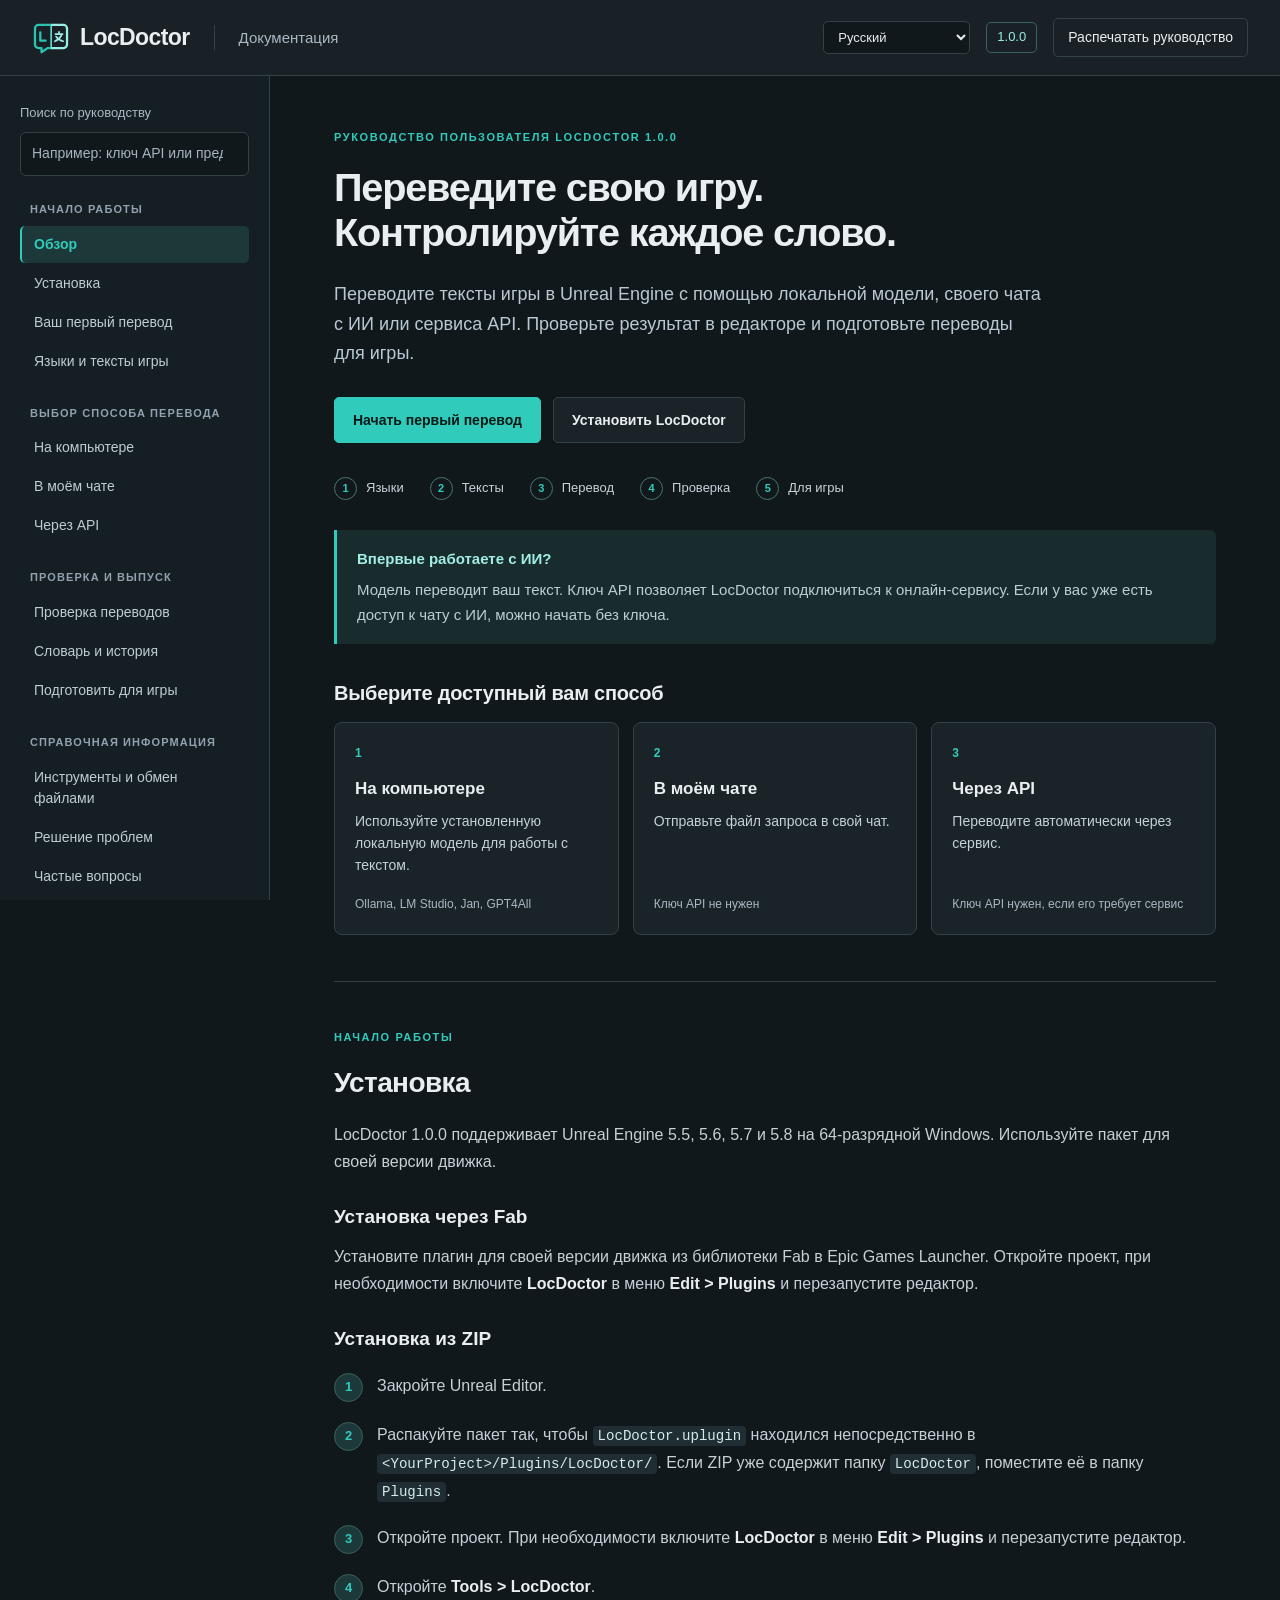
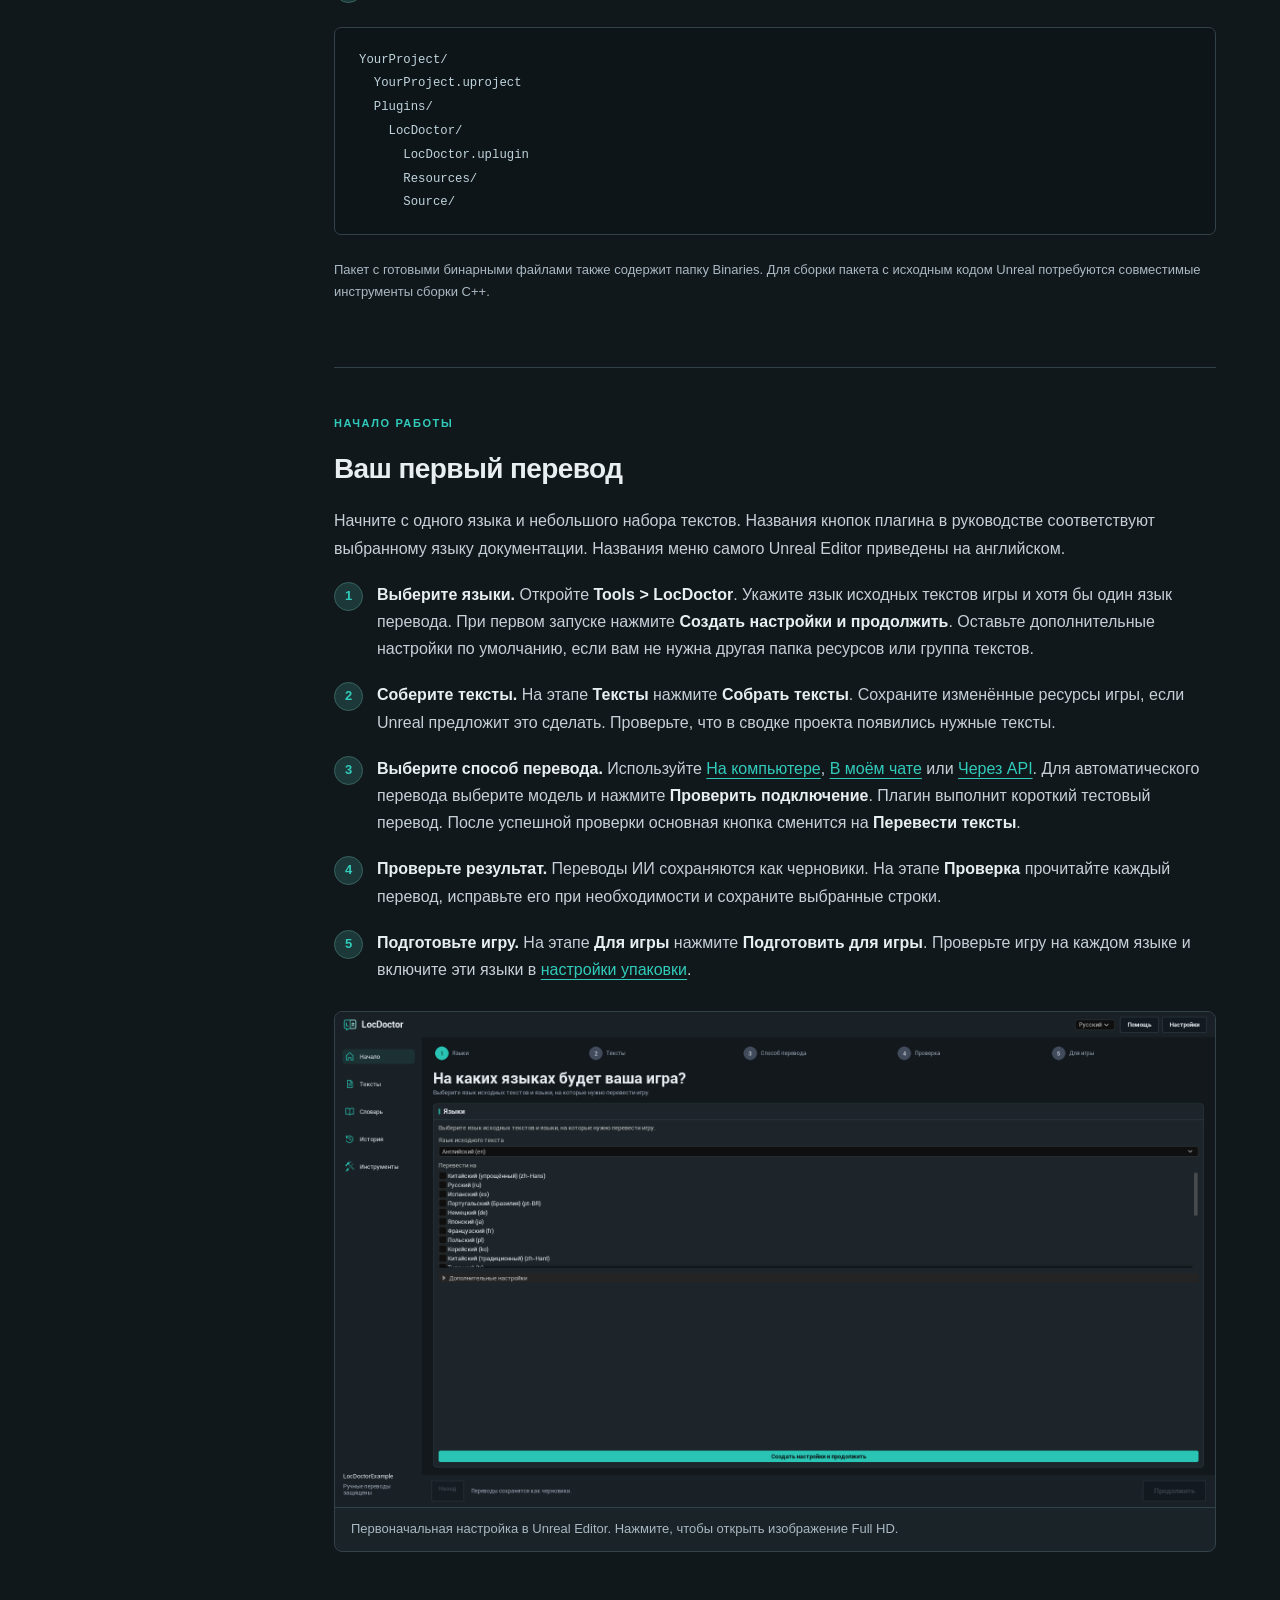
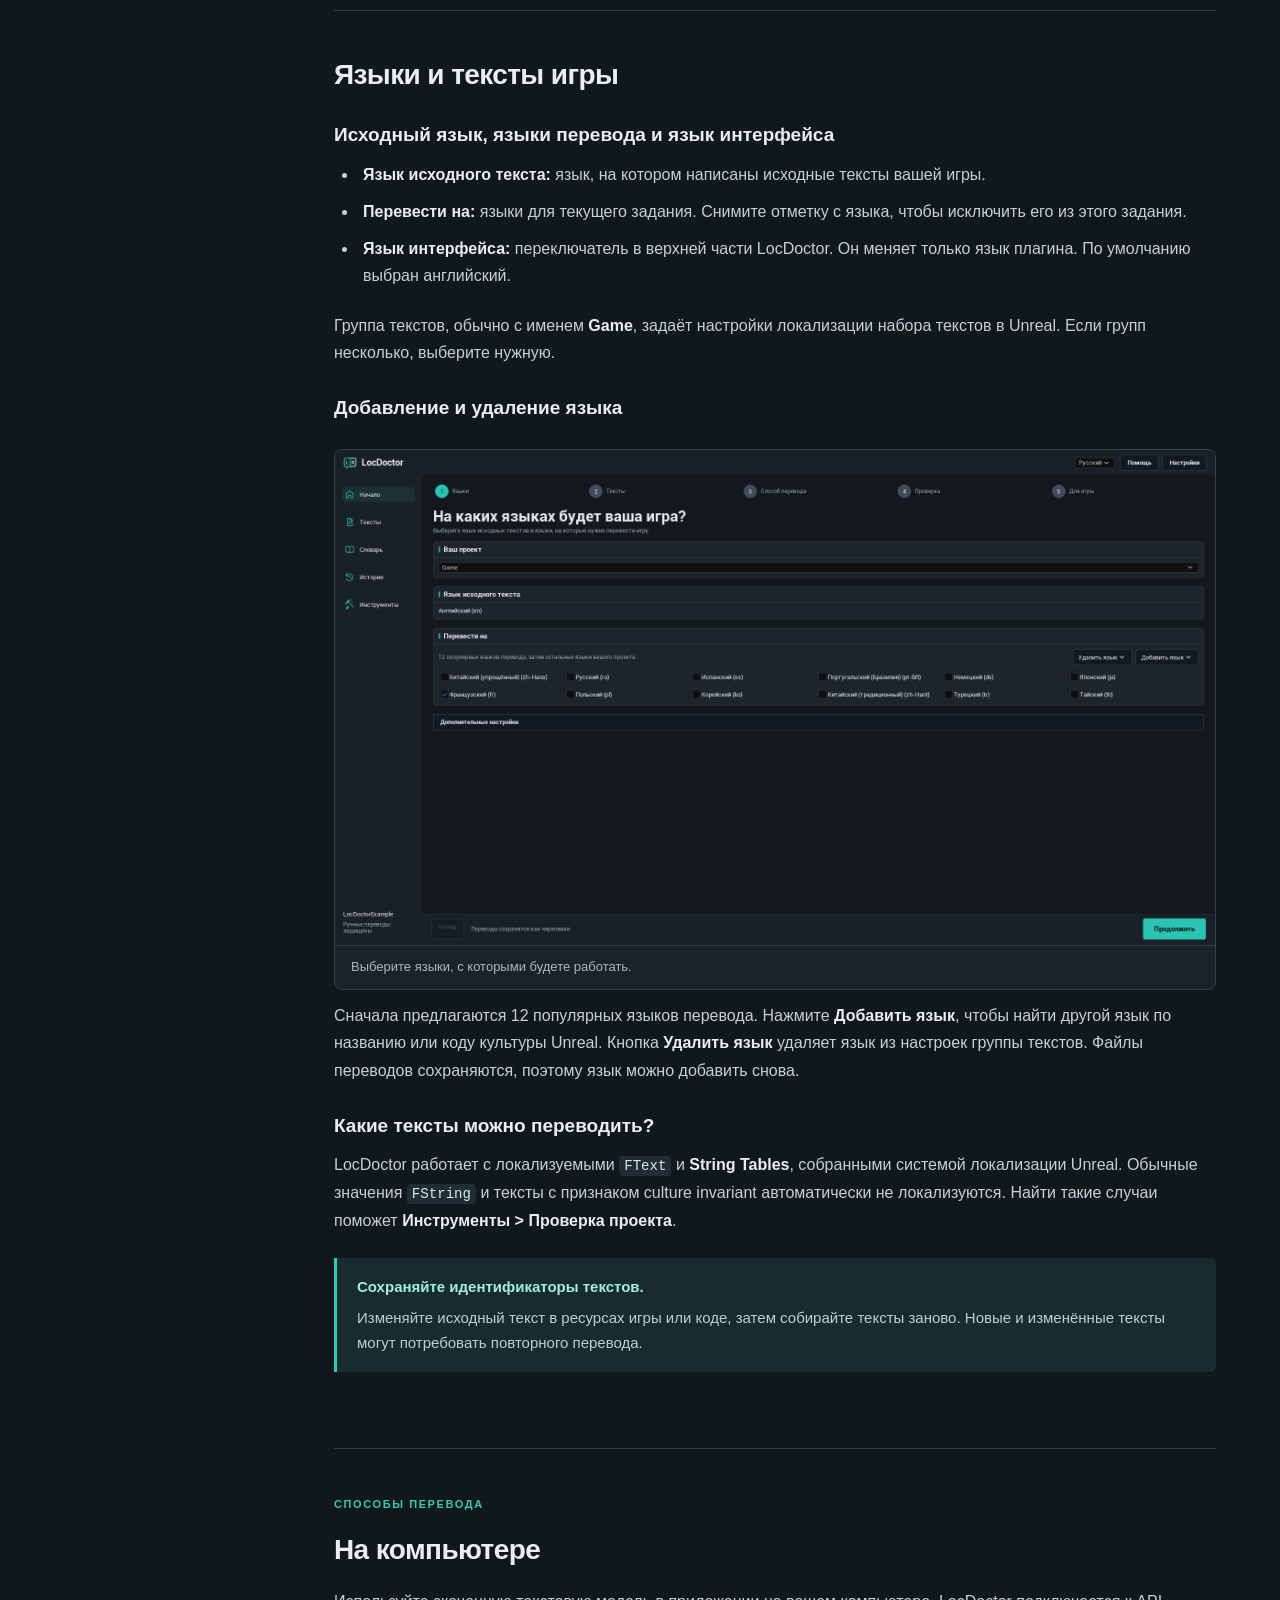
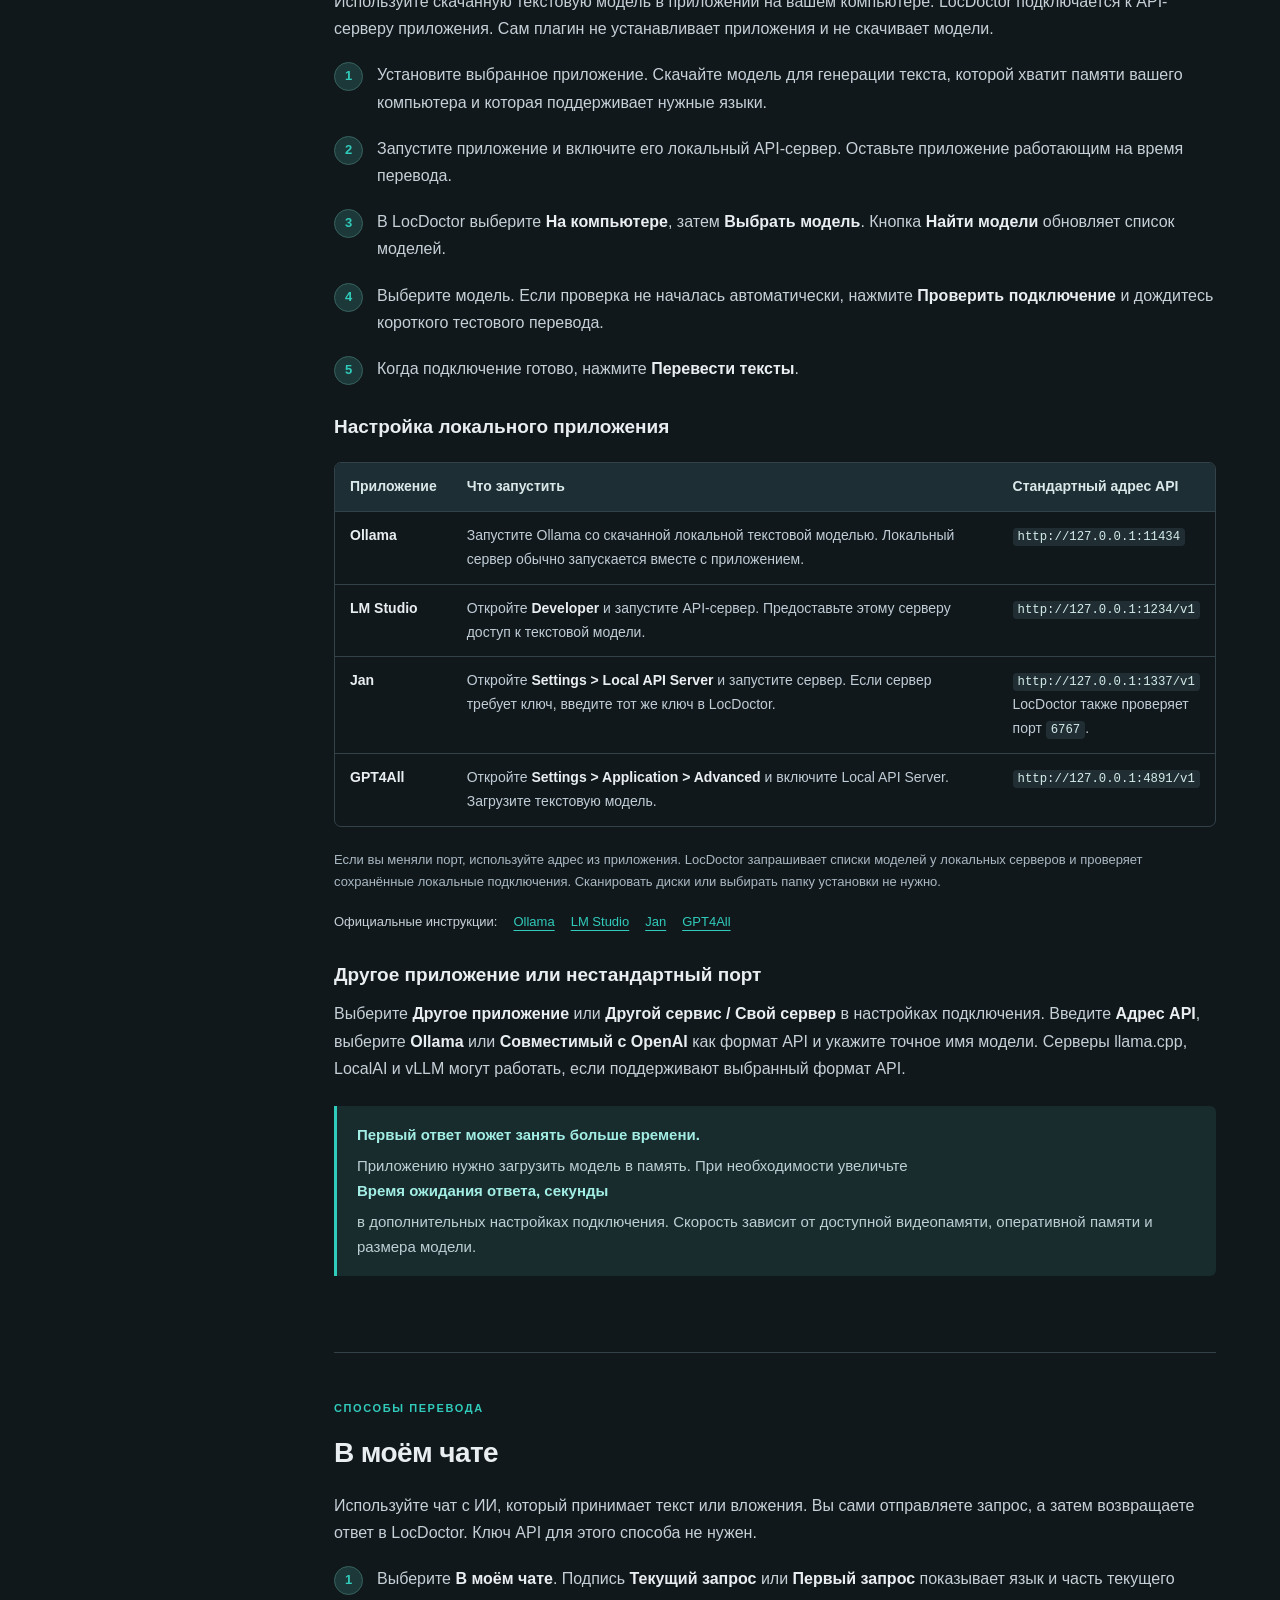
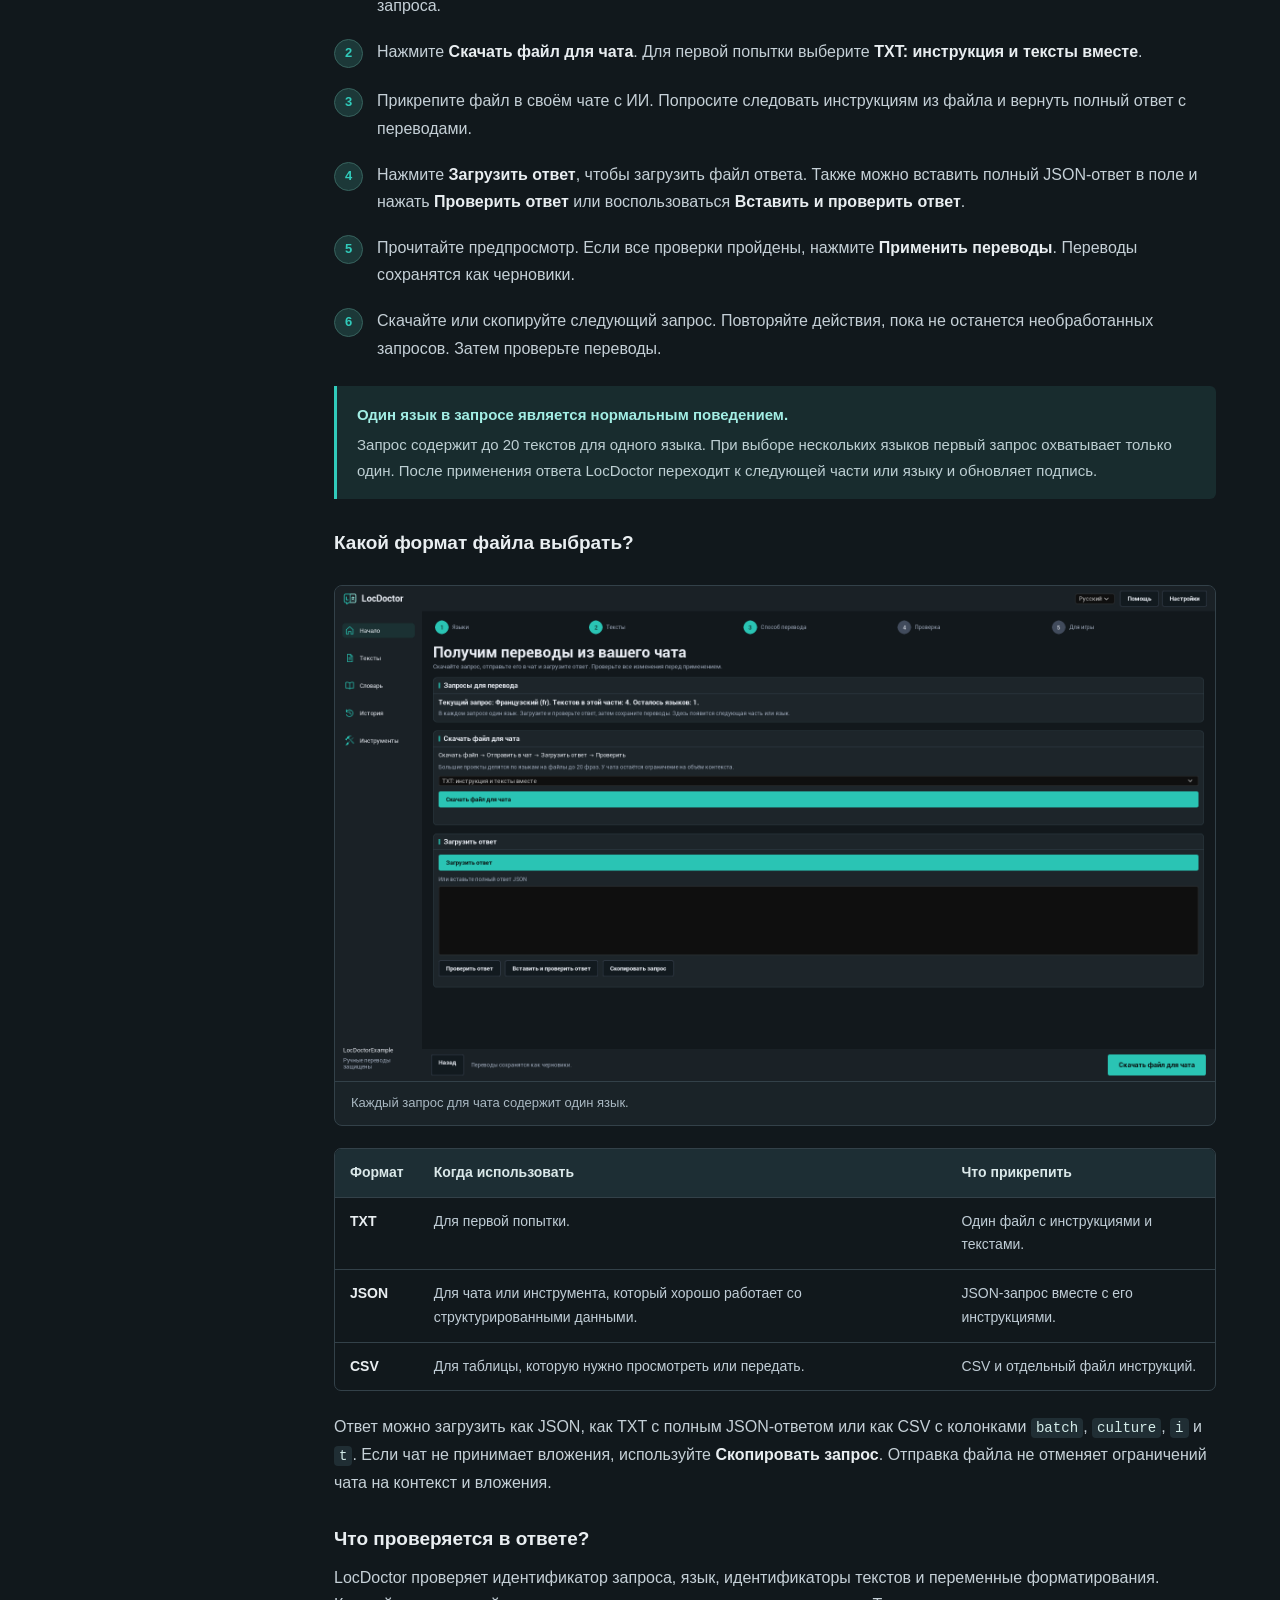
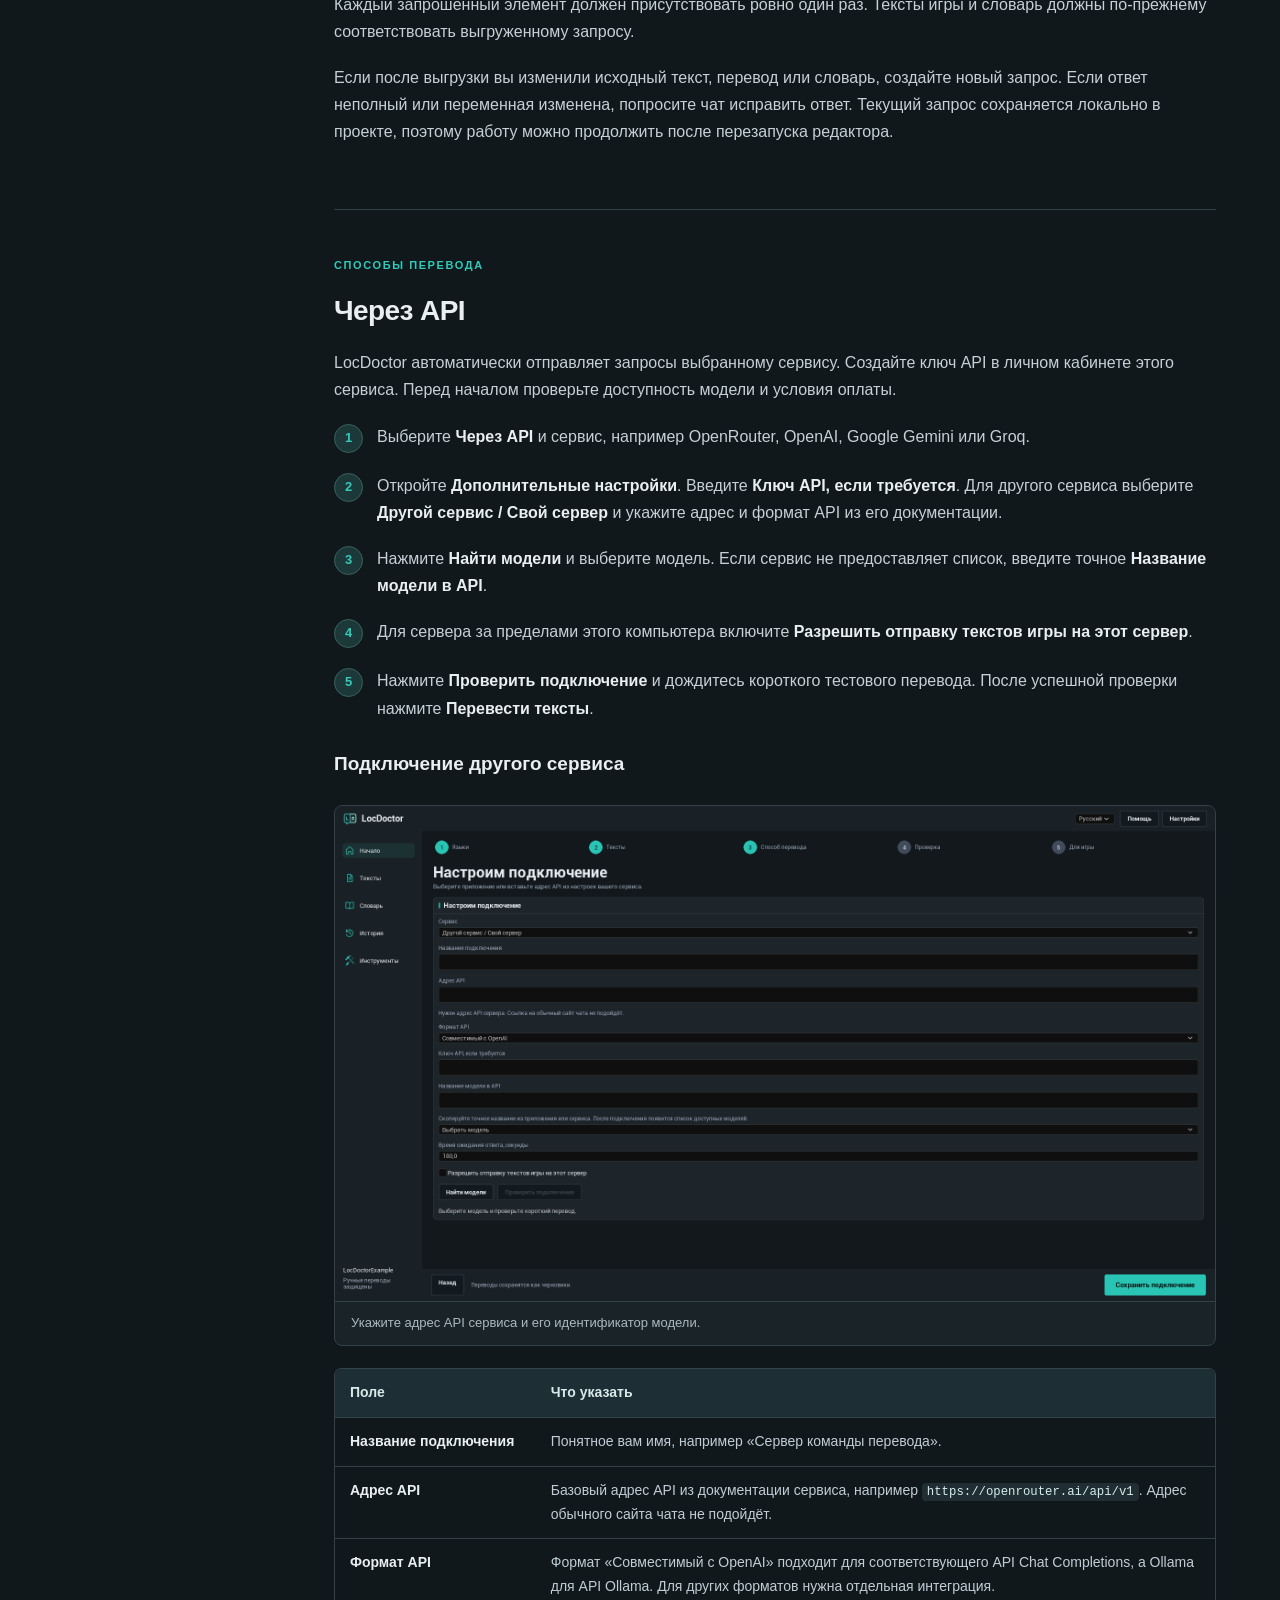
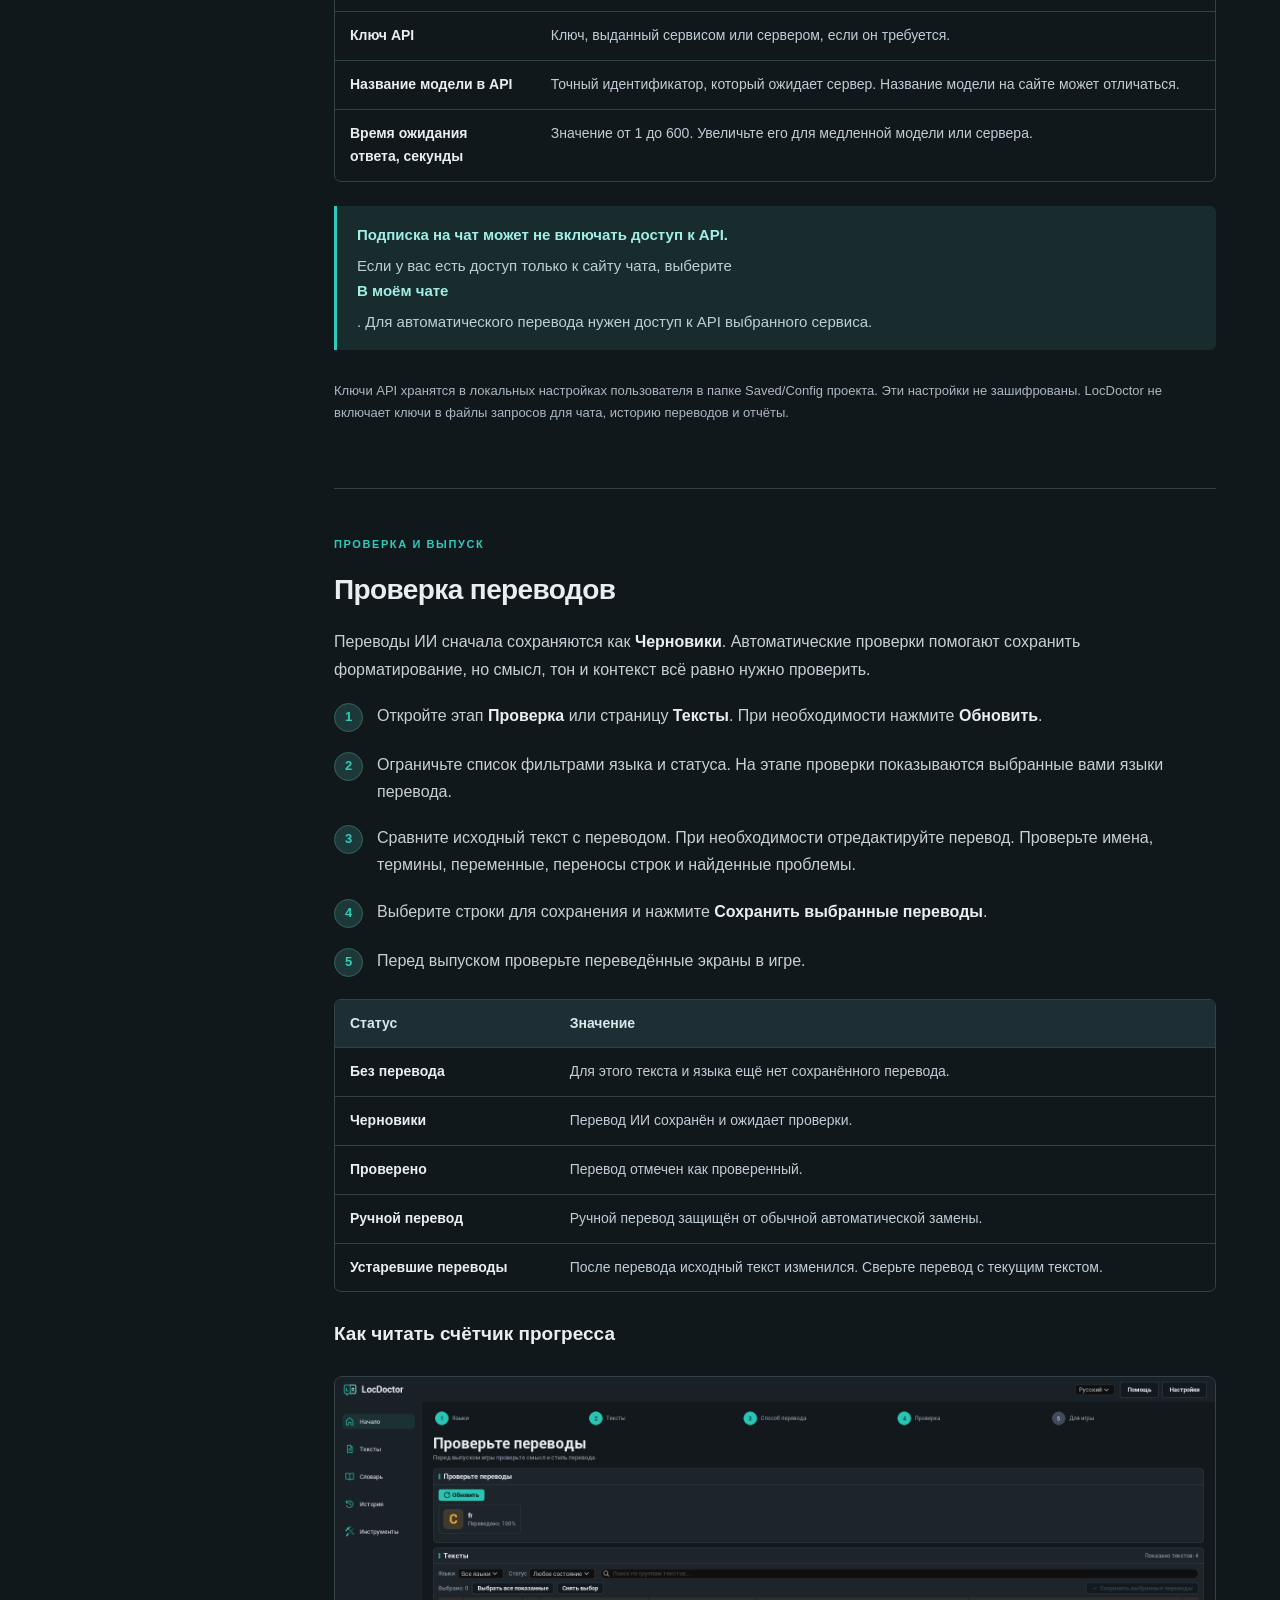
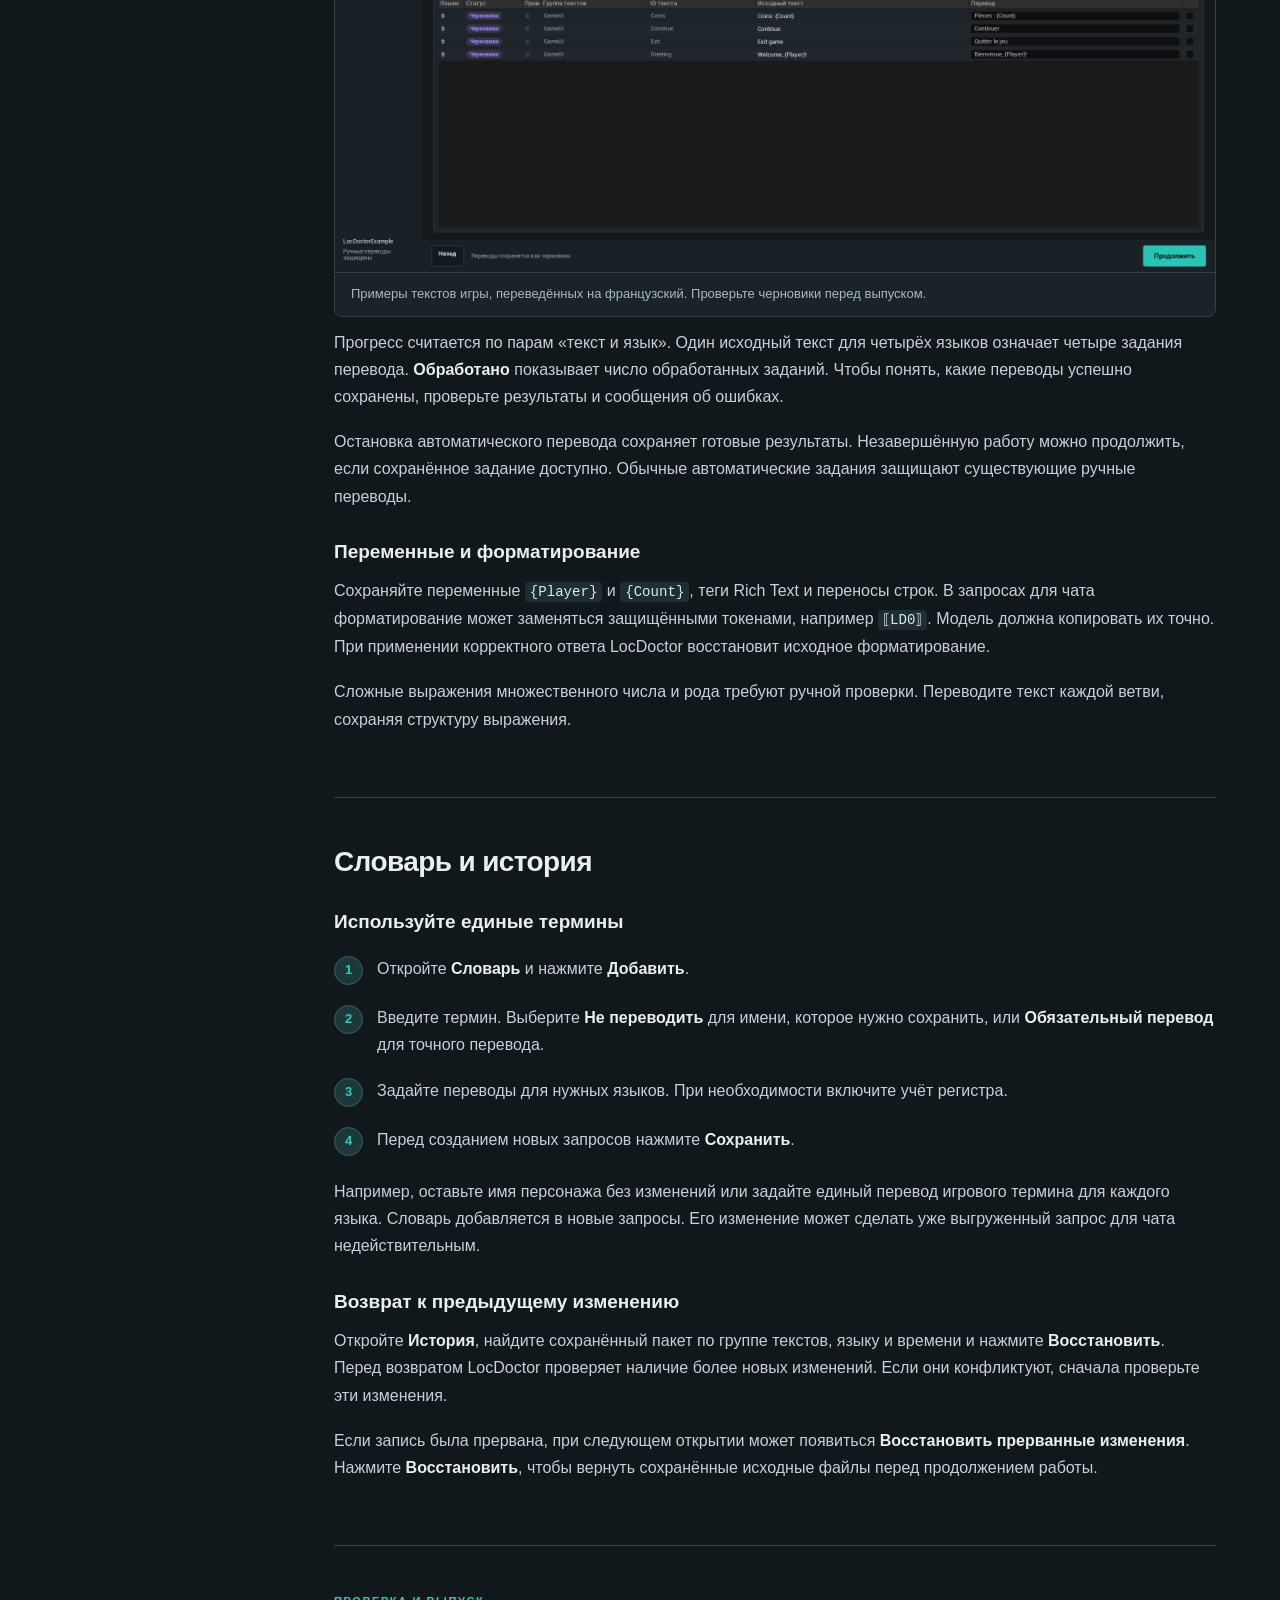
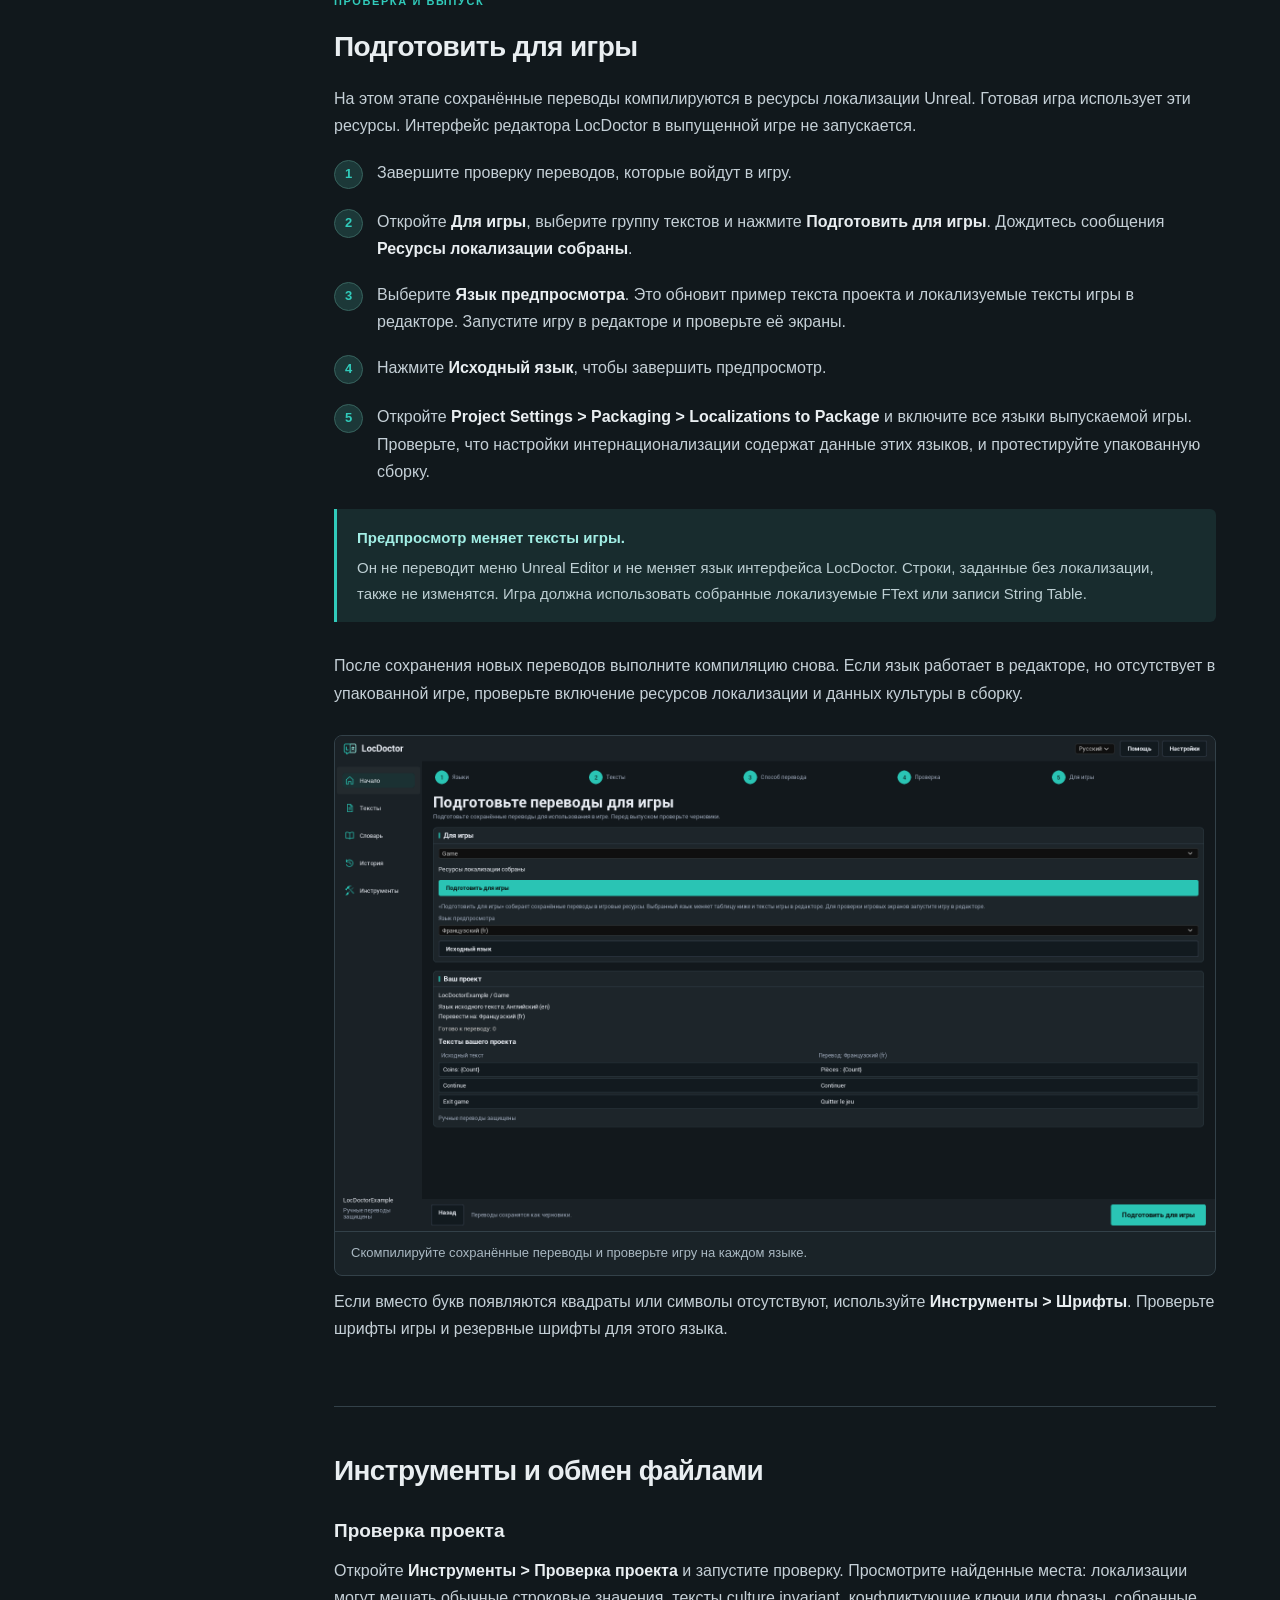
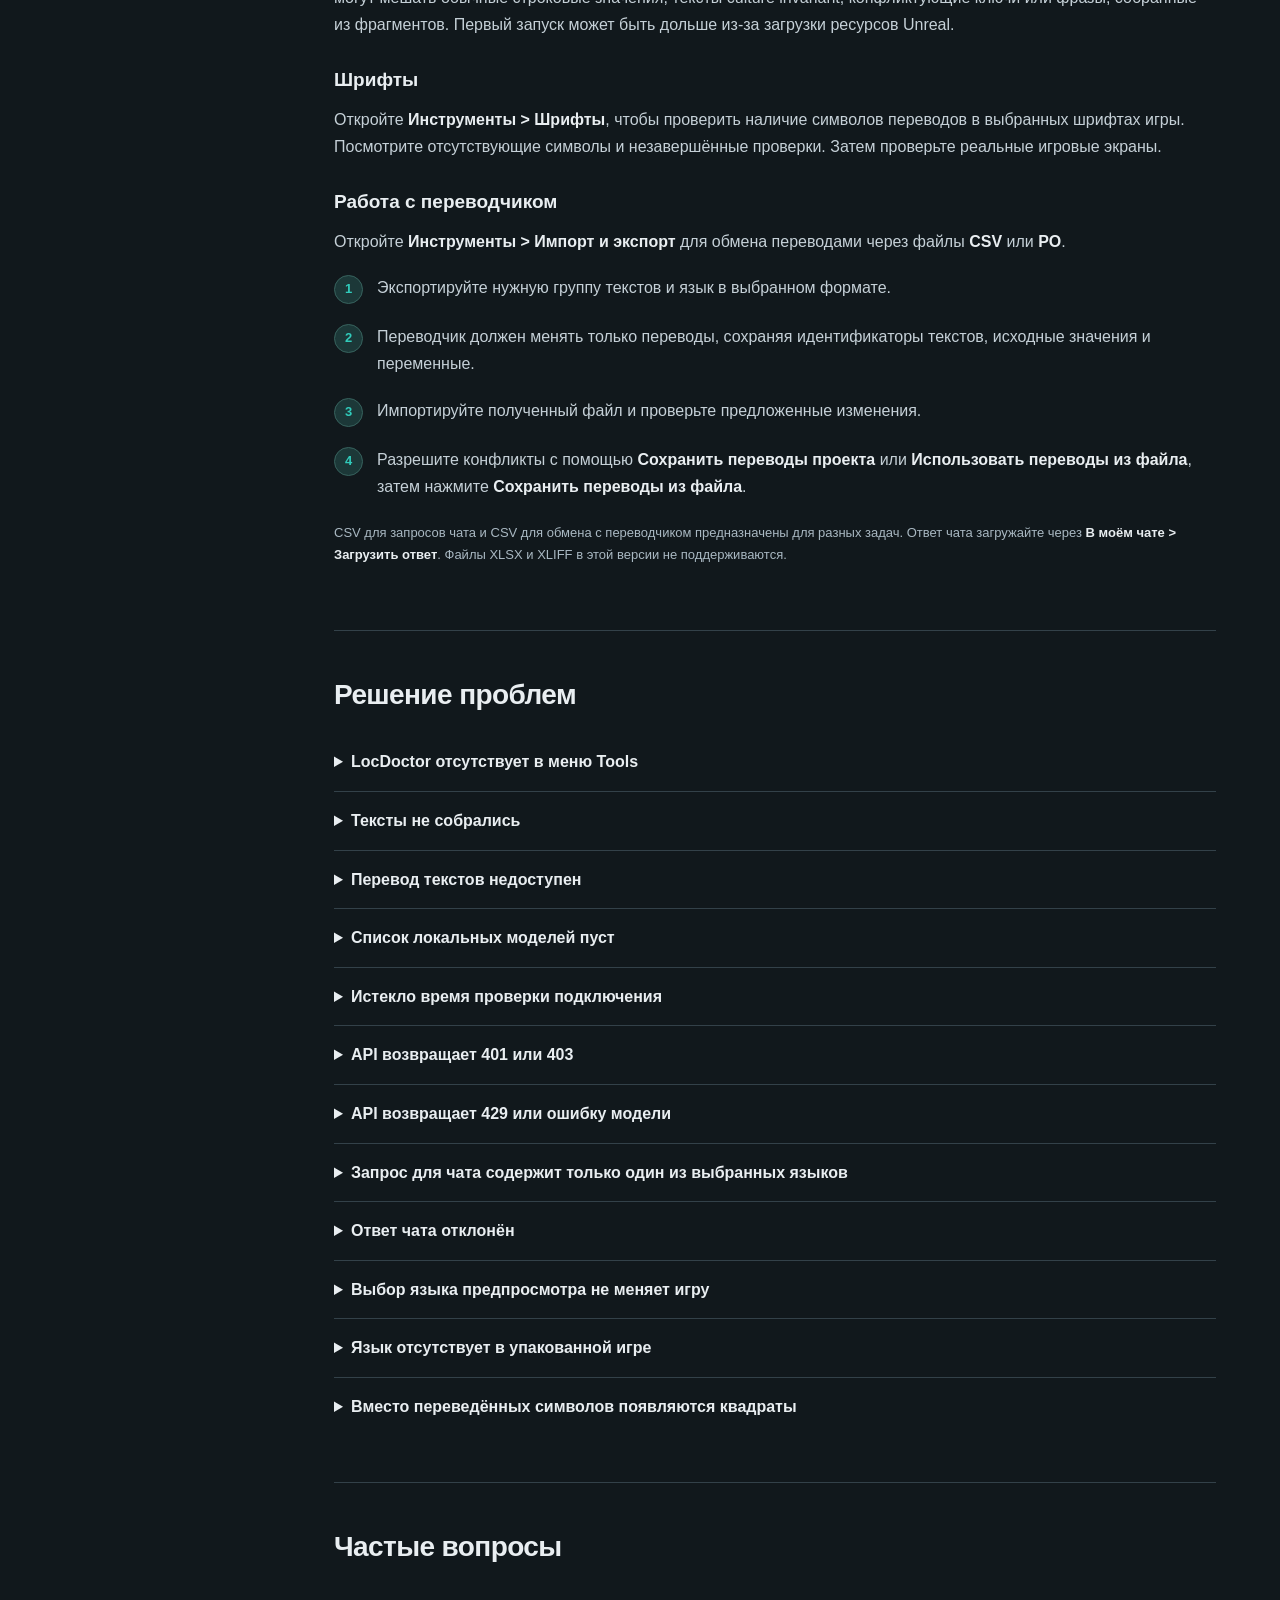
<file: ru/index.html>
<!doctype html>
<html lang="ru">
<head>
  <meta charset="utf-8">
  <meta name="viewport" content="width=device-width, initial-scale=1">
  <meta name="color-scheme" content="dark light">
  <meta name="site-root" content="../">
  <meta name="description" content="Узнайте, как установить LocDoctor, переводить тексты игры в Unreal Engine с помощью локальной модели, API или своего чата и подготовить переводы к выпуску.">
  <title>Документация LocDoctor | Unreal Engine</title>
  <link rel="icon" type="image/svg+xml" href="../assets/locdoctor.svg">
  <link rel="stylesheet" href="../assets/style.css">
  <script src="../assets/app.js" defer></script>
</head>
<body data-search-one="Найден раздел: {count}." data-search-many="Найдено разделов: {count}." data-search-empty="Разделы не найдены. Попробуйте сократить запрос.">
  <a class="skip-link" href="#main">Перейти к руководству</a>
  <header class="site-header">
    <a class="brand" href="#overview" aria-label="Главная страница документации LocDoctor"><img src="../assets/locdoctor.svg" alt="" width="38" height="38"><span>LocDoctor</span></a>
    <span class="header-label">Документация</span>
    <div class="header-actions"><label class="language-picker"><span class="visually-hidden">Язык документации</span><select id="doc-locale" aria-label="Язык документации"><option value="en">English</option><option value="zh-Hans">简体中文</option><option value="ru" selected>Русский</option><option value="es">Español</option><option value="pt-BR">Português (Brasil)</option><option value="de">Deutsch</option><option value="ja">日本語</option><option value="fr">Français</option><option value="ko">한국어</option></select></label><span class="version">1.0.0</span><button class="print-button" type="button" id="print-guide">Распечатать руководство</button><button class="menu-button" type="button" id="menu-toggle" aria-controls="sidebar" aria-expanded="false">Меню</button></div>
  </header>
  <div class="site-layout">
    <aside class="sidebar" id="sidebar">
      <div class="search-box"><label for="doc-search">Поиск по руководству</label><input id="doc-search" type="search" placeholder="Например: ключ API или предпросмотр" autocomplete="off" aria-controls="search-results"><div id="search-results" class="search-results" hidden></div><p class="visually-hidden" id="search-status" role="status"></p></div>
      <nav aria-label="Разделы руководства">
        <p class="nav-heading">Начало работы</p>
        <a href="#overview" aria-current="location">Обзор</a>
        <a href="#installation">Установка</a>
        <a href="#quick-start">Ваш первый перевод</a>
        <a href="#languages">Языки и тексты игры</a>
        <p class="nav-heading">Выбор способа перевода</p>
        <a href="#local-models">На компьютере</a>
        <a href="#browser-chat">В моём чате</a>
        <a href="#api">Через API</a>
        <p class="nav-heading">Проверка и выпуск</p>
        <a href="#review">Проверка переводов</a>
        <a href="#glossary-history">Словарь и история</a>
        <a href="#prepare-game">Подготовить для игры</a>
        <p class="nav-heading">Справочная информация</p>
        <a href="#tools">Инструменты и обмен файлами</a>
        <a href="#troubleshooting">Решение проблем</a>
        <a href="#faq">Частые вопросы</a>
        <a href="#version">Версия и поддержка</a>
      </nav>
      <div class="sidebar-footer">Unreal Engine 5.5 / 5.6 / 5.7 / 5.8<br>64-разрядная Windows</div>
    </aside>
    <main id="main" tabindex="-1">
      <section class="doc-section overview" id="overview" aria-labelledby="overview-title" data-search="getting started beginner introduction AI localization">
        <p class="eyebrow">РУКОВОДСТВО ПОЛЬЗОВАТЕЛЯ LOCDOCTOR 1.0.0</p>
        <h1 id="overview-title">Переведите свою игру.<br>Контролируйте каждое слово.</h1>
        <p class="lead">Переводите тексты игры в Unreal Engine с помощью локальной модели, своего чата с ИИ или сервиса API. Проверьте результат в редакторе и подготовьте переводы для игры.</p>
        <div class="intro-actions"><a class="primary-link" href="#quick-start">Начать первый перевод</a><a class="secondary-link" href="#installation">Установить LocDoctor</a></div>
        <div class="workflow" aria-label="Пять этапов перевода"><span><b>1</b> Языки</span><span><b>2</b> Тексты</span><span><b>3</b> Перевод</span><span><b>4</b> Проверка</span><span><b>5</b> Для игры</span></div>
        <div class="intro-note"><strong>Впервые работаете с ИИ?</strong> Модель переводит ваш текст. Ключ API позволяет LocDoctor подключиться к онлайн-сервису. Если у вас уже есть доступ к чату с ИИ, можно начать без ключа.</div>
        <h2>Выберите доступный вам способ</h2>
        <div class="method-cards">
          <a href="#local-models"><span class="method-symbol" aria-hidden="true">1</span><h3>На компьютере</h3><p>Используйте установленную локальную модель для работы с текстом.</p><span>Ollama, LM Studio, Jan, GPT4All</span></a>
          <a href="#browser-chat"><span class="method-symbol" aria-hidden="true">2</span><h3>В моём чате</h3><p>Отправьте файл запроса в свой чат.</p><span>Ключ API не нужен</span></a>
          <a href="#api"><span class="method-symbol" aria-hidden="true">3</span><h3>Через API</h3><p>Переводите автоматически через сервис.</p><span>Ключ API нужен, если его требует сервис</span></a>
        </div>
      </section>
      <section class="doc-section" id="installation" aria-labelledby="installation-title" data-search="install enable plugin Plugins missing modules compiler Fab zip Windows version">
        <p class="eyebrow">НАЧАЛО РАБОТЫ</p><h2 id="installation-title">Установка</h2>
        <p>LocDoctor 1.0.0 поддерживает Unreal Engine 5.5, 5.6, 5.7 и 5.8 на 64-разрядной Windows. Используйте пакет для своей версии движка.</p>
        <h3>Установка через Fab</h3>
        <p>Установите плагин для своей версии движка из библиотеки Fab в Epic Games Launcher. Откройте проект, при необходимости включите <strong>LocDoctor</strong> в меню <strong>Edit &gt; Plugins</strong> и перезапустите редактор.</p>
        <h3>Установка из ZIP</h3>
        <ol class="steps"><li>Закройте Unreal Editor.</li><li>Распакуйте пакет так, чтобы <code>LocDoctor.uplugin</code> находился непосредственно в <code>&lt;YourProject&gt;/Plugins/LocDoctor/</code>. Если ZIP уже содержит папку <code>LocDoctor</code>, поместите её в папку <code>Plugins</code>.</li><li>Откройте проект. При необходимости включите <strong>LocDoctor</strong> в меню <strong>Edit &gt; Plugins</strong> и перезапустите редактор.</li><li>Откройте <strong>Tools &gt; LocDoctor</strong>.</li></ol>
        <pre><code>YourProject/
  YourProject.uproject
  Plugins/
    LocDoctor/
      LocDoctor.uplugin
      Resources/
      Source/</code></pre>
        <p class="small">Пакет с готовыми бинарными файлами также содержит папку Binaries. Для сборки пакета с исходным кодом Unreal потребуются совместимые инструменты сборки C++.</p>
      </section>
      <section class="doc-section" id="quick-start" aria-labelledby="quick-start-title" data-search="start tutorial first translation collect texts connection drafts setup wizard">
        <p class="eyebrow">НАЧАЛО РАБОТЫ</p><h2 id="quick-start-title">Ваш первый перевод</h2>
        <p>Начните с одного языка и небольшого набора текстов. Названия кнопок плагина в руководстве соответствуют выбранному языку документации. Названия меню самого Unreal Editor приведены на английском.</p>
        <ol class="steps"><li><strong>Выберите языки.</strong> Откройте <strong>Tools &gt; LocDoctor</strong>. Укажите язык исходных текстов игры и хотя бы один язык перевода. При первом запуске нажмите <strong>Создать настройки и продолжить</strong>. Оставьте дополнительные настройки по умолчанию, если вам не нужна другая папка ресурсов или группа текстов.</li><li><strong>Соберите тексты.</strong> На этапе <strong>Тексты</strong> нажмите <strong>Собрать тексты</strong>. Сохраните изменённые ресурсы игры, если Unreal предложит это сделать. Проверьте, что в сводке проекта появились нужные тексты.</li><li><strong>Выберите способ перевода.</strong> Используйте <a href="#local-models">На компьютере</a>, <a href="#browser-chat">В моём чате</a> или <a href="#api">Через API</a>. Для автоматического перевода выберите модель и нажмите <strong>Проверить подключение</strong>. Плагин выполнит короткий тестовый перевод. После успешной проверки основная кнопка сменится на <strong>Перевести тексты</strong>.</li><li><strong>Проверьте результат.</strong> Переводы ИИ сохраняются как черновики. На этапе <strong>Проверка</strong> прочитайте каждый перевод, исправьте его при необходимости и сохраните выбранные строки.</li><li><strong>Подготовьте игру.</strong> На этапе <strong>Для игры</strong> нажмите <strong>Подготовить для игры</strong>. Проверьте игру на каждом языке и включите эти языки в <a href="#prepare-game">настройки упаковки</a>.</li></ol>
        <figure class="screenshot"><a href="../assets/screens/ru/first-run.png" target="_blank" rel="noopener" aria-label="Открыть снимок настройки в полном размере"><img src="../assets/screens/ru/first-run.png" width="1920" height="1080" alt="Первоначальная настройка LocDoctor с выбором языка исходных текстов и языков перевода." loading="lazy"></a><figcaption>Первоначальная настройка в Unreal Editor. Нажмите, чтобы открыть изображение Full HD.</figcaption></figure>
      </section>
      <section class="doc-section" id="languages" aria-labelledby="languages-title" data-search="source original target language add remove FText FString String Table localization gather empty Chinese English Spanish">
        <h2 id="languages-title">Языки и тексты игры</h2>
        <h3>Исходный язык, языки перевода и язык интерфейса</h3>
        <ul><li><strong>Язык исходного текста:</strong> язык, на котором написаны исходные тексты вашей игры.</li><li><strong>Перевести на:</strong> языки для текущего задания. Снимите отметку с языка, чтобы исключить его из этого задания.</li><li><strong>Язык интерфейса:</strong> переключатель в верхней части LocDoctor. Он меняет только язык плагина. По умолчанию выбран английский.</li></ul>
        <p>Группа текстов, обычно с именем <strong>Game</strong>, задаёт настройки локализации набора текстов в Unreal. Если групп несколько, выберите нужную.</p>
        <h3>Добавление и удаление языка</h3>
        <figure class="screenshot"><a href="../assets/screens/ru/languages.png" target="_blank" rel="noopener"><img src="../assets/screens/ru/languages.png" width="1920" height="1080" alt="Этап выбора языков с кнопками добавления и удаления." loading="lazy"></a><figcaption>Выберите языки, с которыми будете работать.</figcaption></figure>
        <p>Сначала предлагаются 12 популярных языков перевода. Нажмите <strong>Добавить язык</strong>, чтобы найти другой язык по названию или коду культуры Unreal. Кнопка <strong>Удалить язык</strong> удаляет язык из настроек группы текстов. Файлы переводов сохраняются, поэтому язык можно добавить снова.</p>
        <h3>Какие тексты можно переводить?</h3>
        <p>LocDoctor работает с локализуемыми <code>FText</code> и <strong>String Tables</strong>, собранными системой локализации Unreal. Обычные значения <code>FString</code> и тексты с признаком culture invariant автоматически не локализуются. Найти такие случаи поможет <strong>Инструменты &gt; Проверка проекта</strong>.</p>
        <div class="callout"><strong>Сохраняйте идентификаторы текстов.</strong> Изменяйте исходный текст в ресурсах игры или коде, затем собирайте тексты заново. Новые и изменённые тексты могут потребовать повторного перевода.</div>
      </section>
      <section class="doc-section" id="local-models" aria-labelledby="local-title" data-search="Ollama LM Studio Jan GPT4All local model server port GPU RAM memory installation discover custom llama.cpp LocalAI vLLM">
        <p class="eyebrow">СПОСОБЫ ПЕРЕВОДА</p><h2 id="local-title">На компьютере</h2>
        <p>Используйте скачанную текстовую модель в приложении на вашем компьютере. LocDoctor подключается к API-серверу приложения. Сам плагин не устанавливает приложения и не скачивает модели.</p>
        <ol class="steps"><li>Установите выбранное приложение. Скачайте модель для генерации текста, которой хватит памяти вашего компьютера и которая поддерживает нужные языки.</li><li>Запустите приложение и включите его локальный API-сервер. Оставьте приложение работающим на время перевода.</li><li>В LocDoctor выберите <strong>На компьютере</strong>, затем <strong>Выбрать модель</strong>. Кнопка <strong>Найти модели</strong> обновляет список моделей.</li><li>Выберите модель. Если проверка не началась автоматически, нажмите <strong>Проверить подключение</strong> и дождитесь короткого тестового перевода.</li><li>Когда подключение готово, нажмите <strong>Перевести тексты</strong>.</li></ol>
        <h3>Настройка локального приложения</h3>
        <div class="table-scroll"><table><caption>Настройка локальных приложений и стандартные адреса, проверяемые LocDoctor</caption><thead><tr><th>Приложение</th><th>Что запустить</th><th>Стандартный адрес API</th></tr></thead><tbody>
          <tr><td>Ollama</td><td>Запустите Ollama со скачанной локальной текстовой моделью. Локальный сервер обычно запускается вместе с приложением.</td><td><code>http://127.0.0.1:11434</code></td></tr>
          <tr><td>LM Studio</td><td>Откройте <strong>Developer</strong> и запустите API-сервер. Предоставьте этому серверу доступ к текстовой модели.</td><td><code>http://127.0.0.1:1234/v1</code></td></tr>
          <tr><td>Jan</td><td>Откройте <strong>Settings &gt; Local API Server</strong> и запустите сервер. Если сервер требует ключ, введите тот же ключ в LocDoctor.</td><td><code>http://127.0.0.1:1337/v1</code><br>LocDoctor также проверяет порт <code>6767</code>.</td></tr>
          <tr><td>GPT4All</td><td>Откройте <strong>Settings &gt; Application &gt; Advanced</strong> и включите Local API Server. Загрузите текстовую модель.</td><td><code>http://127.0.0.1:4891/v1</code></td></tr>
        </tbody></table></div>
        <p class="small">Если вы меняли порт, используйте адрес из приложения. LocDoctor запрашивает списки моделей у локальных серверов и проверяет сохранённые локальные подключения. Сканировать диски или выбирать папку установки не нужно.</p>
        <p class="reference-links">Официальные инструкции: <a href="https://docs.ollama.com/quickstart">Ollama</a><a href="https://lmstudio.ai/docs/developer/core/server">LM Studio</a><a href="https://jan.ai/docs/local-api">Jan</a><a href="https://docs.gpt4all.io/gpt4all_api_server/home.html">GPT4All</a></p>
        <h3>Другое приложение или нестандартный порт</h3>
        <p>Выберите <strong>Другое приложение</strong> или <strong>Другой сервис / Свой сервер</strong> в настройках подключения. Введите <strong>Адрес API</strong>, выберите <strong>Ollama</strong> или <strong>Совместимый с OpenAI</strong> как формат API и укажите точное имя модели. Серверы llama.cpp, LocalAI и vLLM могут работать, если поддерживают выбранный формат API.</p>
        <div class="callout"><strong>Первый ответ может занять больше времени.</strong> Приложению нужно загрузить модель в память. При необходимости увеличьте <strong>Время ожидания ответа, секунды</strong> в дополнительных настройках подключения. Скорость зависит от доступной видеопамяти, оперативной памяти и размера модели.</div>
      </section>
      <section class="doc-section" id="browser-chat" aria-labelledby="chat-title" data-search="ChatGPT Claude Gemini browser chat subscription clipboard TXT JSON CSV file batch Arabic one language missing reply placeholders tokens copy request load response">
        <p class="eyebrow">СПОСОБЫ ПЕРЕВОДА</p><h2 id="chat-title">В моём чате</h2>
        <p>Используйте чат с ИИ, который принимает текст или вложения. Вы сами отправляете запрос, а затем возвращаете ответ в LocDoctor. Ключ API для этого способа не нужен.</p>
        <ol class="steps"><li>Выберите <strong>В моём чате</strong>. Подпись <strong>Текущий запрос</strong> или <strong>Первый запрос</strong> показывает язык и часть текущего запроса.</li><li>Нажмите <strong>Скачать файл для чата</strong>. Для первой попытки выберите <strong>TXT: инструкция и тексты вместе</strong>.</li><li>Прикрепите файл в своём чате с ИИ. Попросите следовать инструкциям из файла и вернуть полный ответ с переводами.</li><li>Нажмите <strong>Загрузить ответ</strong>, чтобы загрузить файл ответа. Также можно вставить полный JSON-ответ в поле и нажать <strong>Проверить ответ</strong> или воспользоваться <strong>Вставить и проверить ответ</strong>.</li><li>Прочитайте предпросмотр. Если все проверки пройдены, нажмите <strong>Применить переводы</strong>. Переводы сохранятся как черновики.</li><li>Скачайте или скопируйте следующий запрос. Повторяйте действия, пока не останется необработанных запросов. Затем проверьте переводы.</li></ol>
        <div class="callout"><strong>Один язык в запросе является нормальным поведением.</strong> Запрос содержит до 20 текстов для одного языка. При выборе нескольких языков первый запрос охватывает только один. После применения ответа LocDoctor переходит к следующей части или языку и обновляет подпись.</div>
        <h3>Какой формат файла выбрать?</h3>
        <figure class="screenshot"><a href="../assets/screens/ru/chat-request.png" target="_blank" rel="noopener"><img src="../assets/screens/ru/chat-request.png" width="1920" height="1080" alt="Страница обмена с чатом показывает текущий язык запроса, формат файла и действия для загрузки ответа." loading="lazy"></a><figcaption>Каждый запрос для чата содержит один язык.</figcaption></figure>
        <div class="table-scroll"><table><caption>Форматы файлов запроса для чата</caption><thead><tr><th>Формат</th><th>Когда использовать</th><th>Что прикрепить</th></tr></thead><tbody><tr><td>TXT</td><td>Для первой попытки.</td><td>Один файл с инструкциями и текстами.</td></tr><tr><td>JSON</td><td>Для чата или инструмента, который хорошо работает со структурированными данными.</td><td>JSON-запрос вместе с его инструкциями.</td></tr><tr><td>CSV</td><td>Для таблицы, которую нужно просмотреть или передать.</td><td>CSV и отдельный файл инструкций.</td></tr></tbody></table></div>
        <p>Ответ можно загрузить как JSON, как TXT с полным JSON-ответом или как CSV с колонками <code>batch</code>, <code>culture</code>, <code>i</code> и <code>t</code>. Если чат не принимает вложения, используйте <strong>Скопировать запрос</strong>. Отправка файла не отменяет ограничений чата на контекст и вложения.</p>
        <h3>Что проверяется в ответе?</h3>
        <p>LocDoctor проверяет идентификатор запроса, язык, идентификаторы текстов и переменные форматирования. Каждый запрошенный элемент должен присутствовать ровно один раз. Тексты игры и словарь должны по-прежнему соответствовать выгруженному запросу.</p>
        <p>Если после выгрузки вы изменили исходный текст, перевод или словарь, создайте новый запрос. Если ответ неполный или переменная изменена, попросите чат исправить ответ. Текущий запрос сохраняется локально в проекте, поэтому работу можно продолжить после перезапуска редактора.</p>
      </section>
      <section class="doc-section" id="api" aria-labelledby="api-title" data-search="API OpenRouter OpenAI Google Gemini Groq custom own server endpoint URL key authentication billing subscription token error connection model ID">
        <p class="eyebrow">СПОСОБЫ ПЕРЕВОДА</p><h2 id="api-title">Через API</h2>
        <p>LocDoctor автоматически отправляет запросы выбранному сервису. Создайте ключ API в личном кабинете этого сервиса. Перед началом проверьте доступность модели и условия оплаты.</p>
        <ol class="steps"><li>Выберите <strong>Через API</strong> и сервис, например OpenRouter, OpenAI, Google Gemini или Groq.</li><li>Откройте <strong>Дополнительные настройки</strong>. Введите <strong>Ключ API, если требуется</strong>. Для другого сервиса выберите <strong>Другой сервис / Свой сервер</strong> и укажите адрес и формат API из его документации.</li><li>Нажмите <strong>Найти модели</strong> и выберите модель. Если сервис не предоставляет список, введите точное <strong>Название модели в API</strong>.</li><li>Для сервера за пределами этого компьютера включите <strong>Разрешить отправку текстов игры на этот сервер</strong>.</li><li>Нажмите <strong>Проверить подключение</strong> и дождитесь короткого тестового перевода. После успешной проверки нажмите <strong>Перевести тексты</strong>.</li></ol>
        <h3>Подключение другого сервиса</h3>
        <figure class="screenshot"><a href="../assets/screens/ru/connection.png" target="_blank" rel="noopener"><img src="../assets/screens/ru/connection.png" width="1920" height="1080" alt="Настройки подключения с полями адреса API, формата, ключа и модели." loading="lazy"></a><figcaption>Укажите адрес API сервиса и его идентификатор модели.</figcaption></figure>
        <div class="table-scroll"><table><caption>Поля подключения к API</caption><thead><tr><th>Поле</th><th>Что указать</th></tr></thead><tbody><tr><td>Название подключения</td><td>Понятное вам имя, например «Сервер команды перевода».</td></tr><tr><td>Адрес API</td><td>Базовый адрес API из документации сервиса, например <code>https://openrouter.ai/api/v1</code>. Адрес обычного сайта чата не подойдёт.</td></tr><tr><td>Формат API</td><td>Формат «Совместимый с OpenAI» подходит для соответствующего API Chat Completions, а Ollama для API Ollama. Для других форматов нужна отдельная интеграция.</td></tr><tr><td>Ключ API</td><td>Ключ, выданный сервисом или сервером, если он требуется.</td></tr><tr><td>Название модели в API</td><td>Точный идентификатор, который ожидает сервер. Название модели на сайте может отличаться.</td></tr><tr><td>Время ожидания ответа, секунды</td><td>Значение от 1 до 600. Увеличьте его для медленной модели или сервера.</td></tr></tbody></table></div>
        <div class="callout"><strong>Подписка на чат может не включать доступ к API.</strong> Если у вас есть доступ только к сайту чата, выберите <strong>В моём чате</strong>. Для автоматического перевода нужен доступ к API выбранного сервиса.</div>
        <p class="small">Ключи API хранятся в локальных настройках пользователя в папке Saved/Config проекта. Эти настройки не зашифрованы. LocDoctor не включает ключи в файлы запросов для чата, историю переводов и отчёты.</p>
      </section>
      <section class="doc-section" id="review" aria-labelledby="review-title" data-search="review drafts human manual translation save edit corrected checked status selected filters progress count stop resume">
        <p class="eyebrow">ПРОВЕРКА И ВЫПУСК</p><h2 id="review-title">Проверка переводов</h2>
        <p>Переводы ИИ сначала сохраняются как <strong>Черновики</strong>. Автоматические проверки помогают сохранить форматирование, но смысл, тон и контекст всё равно нужно проверить.</p>
        <ol class="steps"><li>Откройте этап <strong>Проверка</strong> или страницу <strong>Тексты</strong>. При необходимости нажмите <strong>Обновить</strong>.</li><li>Ограничьте список фильтрами языка и статуса. На этапе проверки показываются выбранные вами языки перевода.</li><li>Сравните исходный текст с переводом. При необходимости отредактируйте перевод. Проверьте имена, термины, переменные, переносы строк и найденные проблемы.</li><li>Выберите строки для сохранения и нажмите <strong>Сохранить выбранные переводы</strong>.</li><li>Перед выпуском проверьте переведённые экраны в игре.</li></ol>
        <div class="table-scroll"><table><caption>Статусы переводов</caption><thead><tr><th>Статус</th><th>Значение</th></tr></thead><tbody><tr><td>Без перевода</td><td>Для этого текста и языка ещё нет сохранённого перевода.</td></tr><tr><td>Черновики</td><td>Перевод ИИ сохранён и ожидает проверки.</td></tr><tr><td>Проверено</td><td>Перевод отмечен как проверенный.</td></tr><tr><td>Ручной перевод</td><td>Ручной перевод защищён от обычной автоматической замены.</td></tr><tr><td>Устаревшие переводы</td><td>После перевода исходный текст изменился. Сверьте перевод с текущим текстом.</td></tr></tbody></table></div>
        <h3>Как читать счётчик прогресса</h3>
        <figure class="screenshot"><a href="../assets/screens/ru/review.png" target="_blank" rel="noopener"><img src="../assets/screens/ru/review.png" width="1920" height="1080" alt="Таблица проверки с исходными текстами игры и французскими черновиками в демонстрационном проекте." loading="lazy"></a><figcaption>Примеры текстов игры, переведённых на французский. Проверьте черновики перед выпуском.</figcaption></figure>
        <p>Прогресс считается по парам «текст и язык». Один исходный текст для четырёх языков означает четыре задания перевода. <strong>Обработано</strong> показывает число обработанных заданий. Чтобы понять, какие переводы успешно сохранены, проверьте результаты и сообщения об ошибках.</p>
        <p>Остановка автоматического перевода сохраняет готовые результаты. Незавершённую работу можно продолжить, если сохранённое задание доступно. Обычные автоматические задания защищают существующие ручные переводы.</p>
        <h3>Переменные и форматирование</h3>
        <p>Сохраняйте переменные <code>{Player}</code> и <code>{Count}</code>, теги Rich Text и переносы строк. В запросах для чата форматирование может заменяться защищёнными токенами, например <code>⟦LD0⟧</code>. Модель должна копировать их точно. При применении корректного ответа LocDoctor восстановит исходное форматирование.</p>
        <p>Сложные выражения множественного числа и рода требуют ручной проверки. Переводите текст каждой ветви, сохраняя структуру выражения.</p>
      </section>
      <section class="doc-section" id="glossary-history" aria-labelledby="glossary-title" data-search="glossary terminology names do not translate required translation term save undo history restore backup recovery">
        <h2 id="glossary-title">Словарь и история</h2>
        <h3>Используйте единые термины</h3>
        <ol class="steps"><li>Откройте <strong>Словарь</strong> и нажмите <strong>Добавить</strong>.</li><li>Введите термин. Выберите <strong>Не переводить</strong> для имени, которое нужно сохранить, или <strong>Обязательный перевод</strong> для точного перевода.</li><li>Задайте переводы для нужных языков. При необходимости включите учёт регистра.</li><li>Перед созданием новых запросов нажмите <strong>Сохранить</strong>.</li></ol>
        <p>Например, оставьте имя персонажа без изменений или задайте единый перевод игрового термина для каждого языка. Словарь добавляется в новые запросы. Его изменение может сделать уже выгруженный запрос для чата недействительным.</p>
        <h3>Возврат к предыдущему изменению</h3>
        <p>Откройте <strong>История</strong>, найдите сохранённый пакет по группе текстов, языку и времени и нажмите <strong>Восстановить</strong>. Перед возвратом LocDoctor проверяет наличие более новых изменений. Если они конфликтуют, сначала проверьте эти изменения.</p>
        <p>Если запись была прервана, при следующем открытии может появиться <strong>Восстановить прерванные изменения</strong>. Нажмите <strong>Восстановить</strong>, чтобы вернуть сохранённые исходные файлы перед продолжением работы.</p>
      </section>
      <section class="doc-section" id="prepare-game" aria-labelledby="prepare-title" data-search="compile prepare for game locres preview original language packaging Localizations to Package Internationalization Support runtime FText packaged build fonts">
        <p class="eyebrow">ПРОВЕРКА И ВЫПУСК</p><h2 id="prepare-title">Подготовить для игры</h2>
        <p>На этом этапе сохранённые переводы компилируются в ресурсы локализации Unreal. Готовая игра использует эти ресурсы. Интерфейс редактора LocDoctor в выпущенной игре не запускается.</p>
        <ol class="steps"><li>Завершите проверку переводов, которые войдут в игру.</li><li>Откройте <strong>Для игры</strong>, выберите группу текстов и нажмите <strong>Подготовить для игры</strong>. Дождитесь сообщения <strong>Ресурсы локализации собраны</strong>.</li><li>Выберите <strong>Язык предпросмотра</strong>. Это обновит пример текста проекта и локализуемые тексты игры в редакторе. Запустите игру в редакторе и проверьте её экраны.</li><li>Нажмите <strong>Исходный язык</strong>, чтобы завершить предпросмотр.</li><li>Откройте <strong>Project Settings &gt; Packaging &gt; Localizations to Package</strong> и включите все языки выпускаемой игры. Проверьте, что настройки интернационализации содержат данные этих языков, и протестируйте упакованную сборку.</li></ol>
        <div class="callout"><strong>Предпросмотр меняет тексты игры.</strong> Он не переводит меню Unreal Editor и не меняет язык интерфейса LocDoctor. Строки, заданные без локализации, также не изменятся. Игра должна использовать собранные локализуемые FText или записи String Table.</div>
        <p>После сохранения новых переводов выполните компиляцию снова. Если язык работает в редакторе, но отсутствует в упакованной игре, проверьте включение ресурсов локализации и данных культуры в сборку.</p>
        <figure class="screenshot"><a href="../assets/screens/ru/prepare-game.png" target="_blank" rel="noopener"><img src="../assets/screens/ru/prepare-game.png" width="1920" height="1080" alt="Страница подготовки для игры с компиляцией ресурсов и выбором языка предпросмотра." loading="lazy"></a><figcaption>Скомпилируйте сохранённые переводы и проверьте игру на каждом языке.</figcaption></figure>
        <p>Если вместо букв появляются квадраты или символы отсутствуют, используйте <strong>Инструменты &gt; Шрифты</strong>. Проверьте шрифты игры и резервные шрифты для этого языка.</p>
      </section>
      <section class="doc-section" id="tools" aria-labelledby="tools-title" data-search="tools project check audit fonts missing glyphs import export CSV PO XLIFF Excel XLSX JSON report translators conflicts">
        <h2 id="tools-title">Инструменты и обмен файлами</h2>
        <h3>Проверка проекта</h3>
        <p>Откройте <strong>Инструменты &gt; Проверка проекта</strong> и запустите проверку. Просмотрите найденные места: локализации могут мешать обычные строковые значения, тексты culture invariant, конфликтующие ключи или фразы, собранные из фрагментов. Первый запуск может быть дольше из-за загрузки ресурсов Unreal.</p>
        <h3>Шрифты</h3>
        <p>Откройте <strong>Инструменты &gt; Шрифты</strong>, чтобы проверить наличие символов переводов в выбранных шрифтах игры. Посмотрите отсутствующие символы и незавершённые проверки. Затем проверьте реальные игровые экраны.</p>
        <h3>Работа с переводчиком</h3>
        <p>Откройте <strong>Инструменты &gt; Импорт и экспорт</strong> для обмена переводами через файлы <strong>CSV</strong> или <strong>PO</strong>.</p>
        <ol class="steps"><li>Экспортируйте нужную группу текстов и язык в выбранном формате.</li><li>Переводчик должен менять только переводы, сохраняя идентификаторы текстов, исходные значения и переменные.</li><li>Импортируйте полученный файл и проверьте предложенные изменения.</li><li>Разрешите конфликты с помощью <strong>Сохранить переводы проекта</strong> или <strong>Использовать переводы из файла</strong>, затем нажмите <strong>Сохранить переводы из файла</strong>.</li></ol>
        <p class="small">CSV для запросов чата и CSV для обмена с переводчиком предназначены для разных задач. Ответ чата загружайте через <strong>В моём чате &gt; Загрузить ответ</strong>. Файлы XLSX и XLIFF в этой версии не поддерживаются.</p>
      </section>
      <section class="doc-section" id="troubleshooting" aria-labelledby="troubleshooting-title" data-search="error help failed no models no texts disabled button wrong language API timeout 401 403 429 proxy JSON placeholders preview packaged cannot find plugin">
        <h2 id="troubleshooting-title">Решение проблем</h2>
        <details class="qa"><summary>LocDoctor отсутствует в меню Tools</summary><p>Откройте <strong>Edit &gt; Plugins</strong>, найдите и включите LocDoctor. Перезапустите редактор. Если плагина нет в списке, проверьте папку установки и соответствие пакета версии движка. Для пакета с исходным кодом установите совместимые инструменты C++ и соберите редактор.</p></details>
        <details class="qa"><summary>Тексты не собрались</summary><p>Сохраните ресурсы игры, проверьте папку сбора в настройках группы текстов и повторите сбор. Тексты должны быть локализуемыми FText или String Tables и входить в конфигурацию сбора Unreal. Проверка <strong>Инструменты &gt; Проверка проекта</strong> поможет найти обычные строки и нелокализуемые тексты.</p></details>
        <details class="qa"><summary>Перевод текстов недоступен</summary><p>Выберите хотя бы один язык и соберите тексты. Для автоматического перевода сначала выберите модель и выполните <strong>Проверить подключение</strong>. Если новых текстов нет, редактируйте существующие переводы на странице <strong>Тексты</strong> или соберите новые тексты и выберите другой язык.</p></details>
        <details class="qa"><summary>Список локальных моделей пуст</summary><p>Оставьте приложение работающим, включите его локальный API-сервер и скачайте или загрузите текстовую модель. Проверьте адрес и порт API. Для своего сервера введите точное имя модели в дополнительных настройках. Установленное приложение не обязательно означает запущенный API-сервер.</p></details>
        <details class="qa"><summary>Истекло время проверки подключения</summary><p>Дайте модели время загрузиться. Закройте приложения, занимающие видеопамять, или выберите меньшую модель. Увеличьте <strong>Время ожидания ответа, секунды</strong>. Если сервер совсем не отвечает, проверьте адрес, порт и перенаправление запросов localhost системным прокси.</p></details>
        <details class="qa"><summary>API возвращает 401 или 403</summary><p>Проверьте, что ключ принадлежит выбранному сервису, действует и даёт доступ к модели. Если локальный сервер требует авторизацию, используйте ключ из настроек API-сервера приложения.</p></details>
        <details class="qa"><summary>API возвращает 429 или ошибку модели</summary><p>Подождите перед повторной попыткой или выберите другую доступную модель. Проверьте лимиты аккаунта и доступность модели у сервиса. Получение списка моделей не гарантирует, что сервис сможет выполнить перевод.</p></details>
        <details class="qa"><summary>Запрос для чата содержит только один из выбранных языков</summary><p>Это нормально. В запросе один язык и до 20 текстов. Загрузите, проверьте и примените ответ, затем подготовьте следующий запрос. Текущий или следующий язык показан над кнопками работы с файлами.</p></details>
        <details class="qa"><summary>Ответ чата отклонён</summary><p>Используйте полный ответ на текущий запрос. Попросите чат вернуть каждый элемент ровно один раз, сохранить значения batch и culture и все переменные. Если тексты проекта или словарь изменились после выгрузки, создайте новый запрос.</p></details>
        <details class="qa"><summary>Выбор языка предпросмотра не меняет игру</summary><p>Сохраните переводы и сначала нажмите <strong>Подготовить для игры</strong>. Убедитесь, что выбранный язык содержит переводы в нужной группе текстов. Предпросмотр влияет на локализуемые тексты игры, а не на меню Unreal Editor. Обычные строки и несобранные тексты не изменятся.</p></details>
        <details class="qa"><summary>Язык отсутствует в упакованной игре</summary><p>Скомпилируйте последние сохранённые переводы. Добавьте язык в <strong>Project Settings &gt; Packaging &gt; Localizations to Package</strong> и включите его данные культуры в настройки интернационализации. Проверьте новую упакованную сборку.</p></details>
        <details class="qa"><summary>Вместо переведённых символов появляются квадраты</summary><p>Проверьте основной и резервные шрифты игры для этого языка. Используйте <strong>Инструменты &gt; Шрифты</strong> для проверки символов и проверьте настоящие виджеты и экраны игры.</p></details>
      </section>
      <section class="doc-section" id="faq" aria-labelledby="faq-title" data-search="FAQ common questions AI internet offline subscriptions installed model human existing translation interface languages platforms runtime keys">
        <h2 id="faq-title">Частые вопросы</h2>
        <details class="qa"><summary>Нужна ли платная подписка на ИИ?</summary><p>Подписка не входит в LocDoctor. Используйте локальную модель, свой доступ к чату или API. Доступность, ограничения и оплата зависят от выбранного приложения или сервиса.</p></details>
        <details class="qa"><summary>Можно ли переводить локально без интернета?</summary><p>Да, если модель уже скачана и работает на вашем компьютере. Для установки приложения и загрузки модели интернет может понадобиться. Облачная модель обращается к своему провайдеру, даже если само приложение запущено локально.</p></details>
        <details class="qa"><summary>Переводит ли LocDoctor картинки, голос и субтитры в видео?</summary><p>Он переводит локализуемые тексты игры, собранные Unreal. Для текста в изображениях, аудио и субтитров нужны собственные исходные тексты и отдельная работа с этим содержимым.</p></details>
        <details class="qa"><summary>Удаление языка удаляет переводы?</summary><p>Нет. Кнопка <strong>Удалить язык</strong> удаляет язык из настроек группы текстов, сохраняя файлы переводов. Снятие отметки только исключает язык из текущего задания.</p></details>
        <details class="qa"><summary>Какие языки интерфейса доступны?</summary><p>Английский, русский, немецкий, французский, испанский, бразильский португальский, упрощённый китайский, японский и корейский. Языки перевода вашей игры настраиваются отдельно.</p></details>
        <details class="qa"><summary>Нужны ли готовой игре LocDoctor или подключение к ИИ?</summary><p>Плагин используется в Unreal Editor. Готовая игра использует скомпилированные ресурсы локализации Unreal. Для игры не нужны модель перевода или доступ к сервису.</p></details>
      </section>
      <section class="doc-section" id="version" aria-labelledby="version-title" data-search="version release changelog support NexusForgeUE 1.0.0 Unreal 5.5 5.6 5.7 5.8 Windows">
        <h2 id="version-title">Версия и поддержка</h2>
        <p>Это руководство относится к <strong>LocDoctor 1.0.0</strong> для <strong>Unreal Engine 5.5, 5.6, 5.7 и 5.8 на 64-разрядной Windows</strong>.</p>
        <h3>1.0.0</h3><p>Перевод текстов игры через локальные модели, файлы чата и совместимые API. Настройка языков, проверка черновиков, словарь, история, компиляция локализации, проверка проекта и шрифтов, обмен CSV / PO.</p>
        <h3>Как сообщить о проблеме</h3>
        <p>Напишите в поддержку: <a href="mailto:nexusforgeuesupport@gmail.com">nexusforgeuesupport@gmail.com</a>.</p>
        <p>Укажите версии Unreal Engine и LocDoctor, способ перевода и точное сообщение об ошибке. При проблеме подключения добавьте название приложения или сервиса и модели. Снимок в полном размере поможет показать текущий этап.</p>
        <p>Перед отправкой снимков и журналов удалите из них ключи API и другие личные данные.</p>
      </section>
      <footer class="page-footer"><span>LocDoctor 1.0.0 · NexusForgeUE</span></footer>
    </main>
  </div>
  <dialog id="image-viewer" class="image-viewer" aria-labelledby="image-title"><div class="image-toolbar"><span id="image-title">Скриншот</span><button type="button" id="image-size" aria-pressed="false">Исходный размер</button><button type="button" id="image-close">Закрыть</button></div><div class="image-stage"><img id="large-image" alt=""></div></dialog>
  <noscript><p class="noscript-note">Все инструкции доступны без JavaScript. Используйте ссылки на разделы для перехода.</p></noscript>
</body>
</html>
</file>
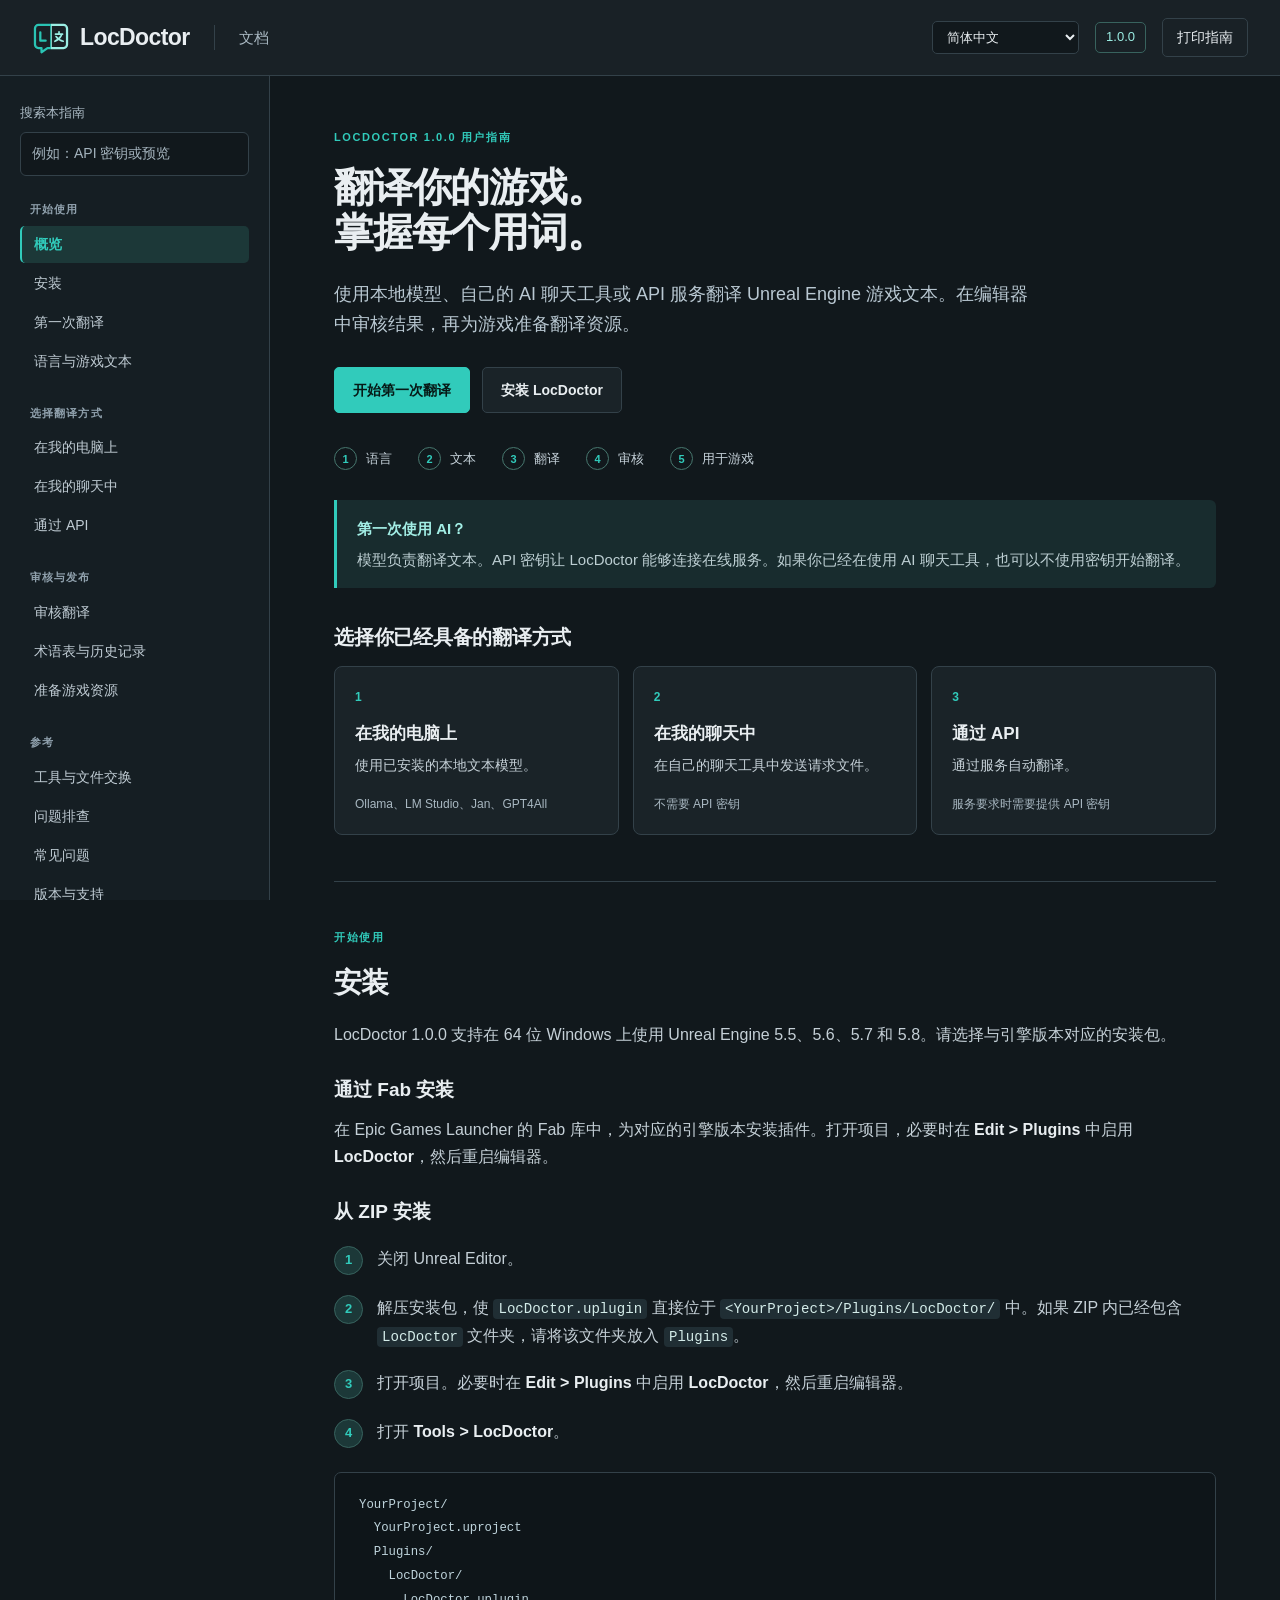
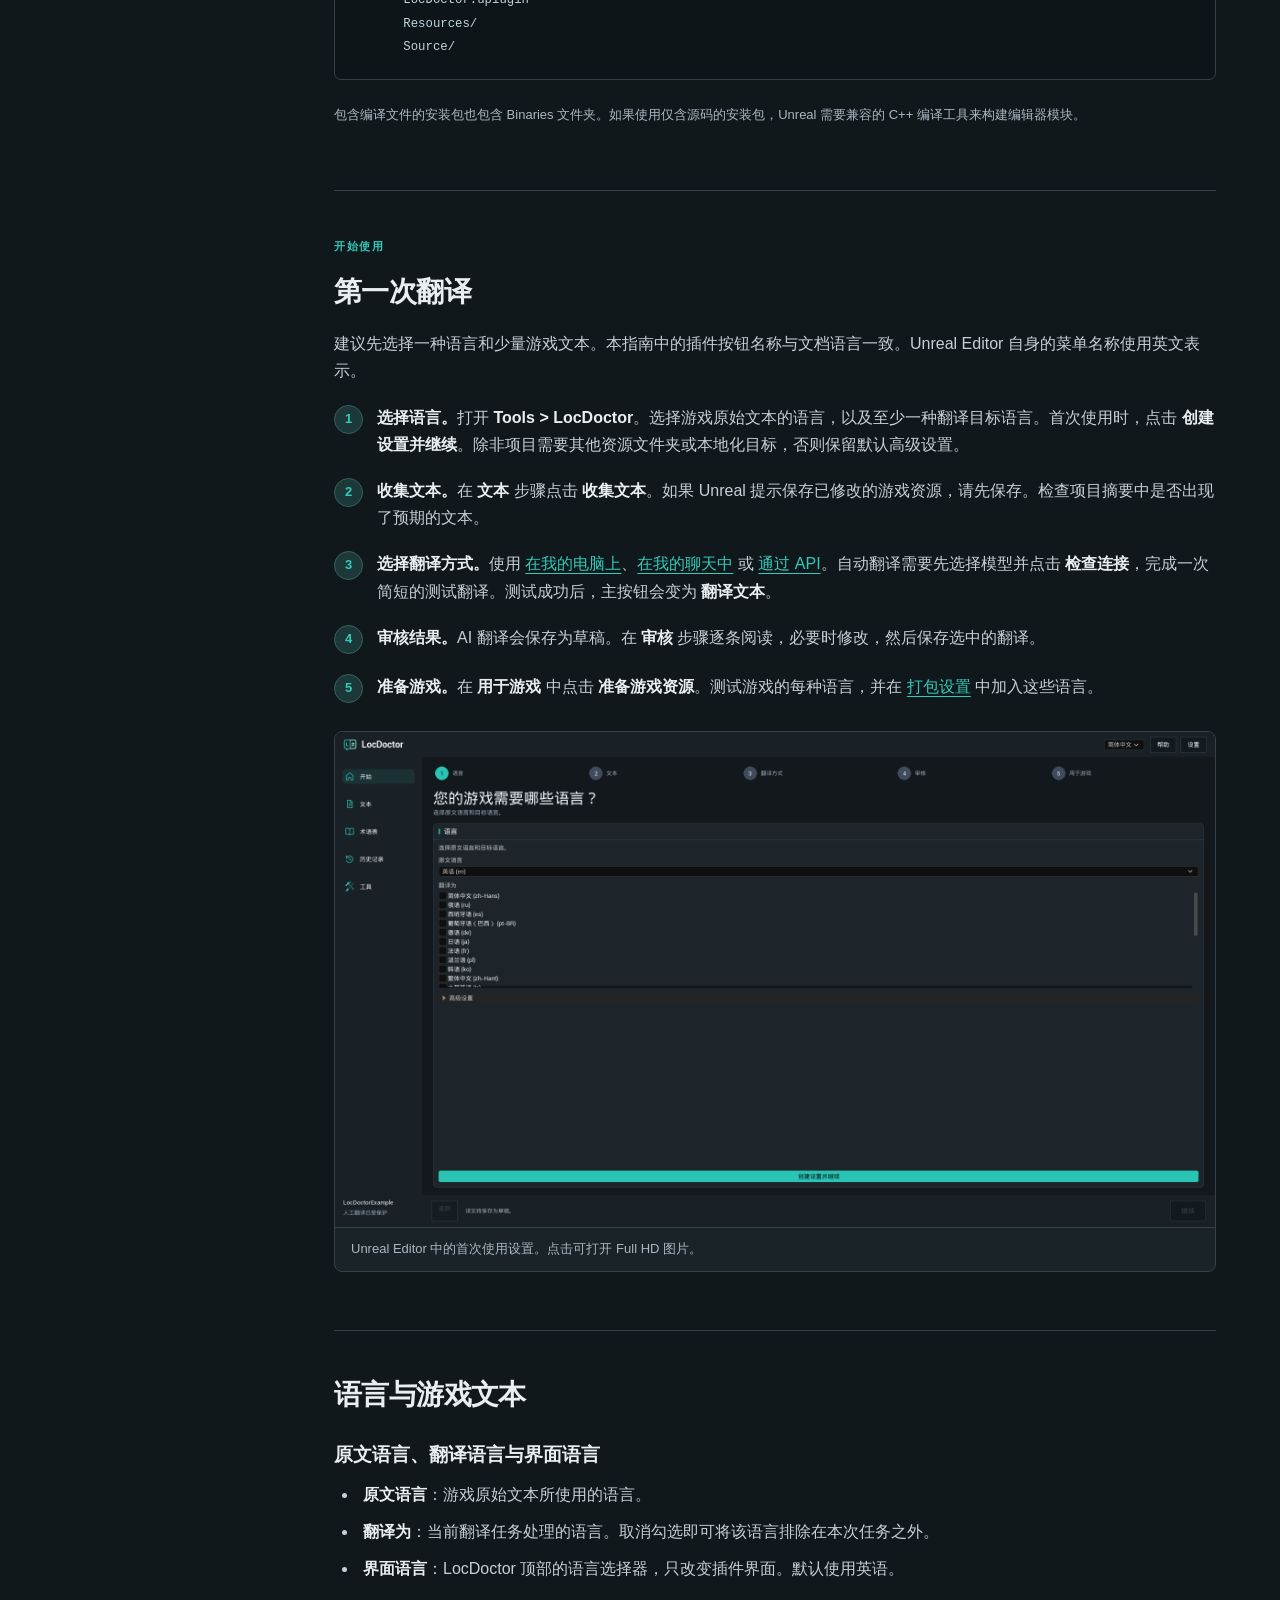
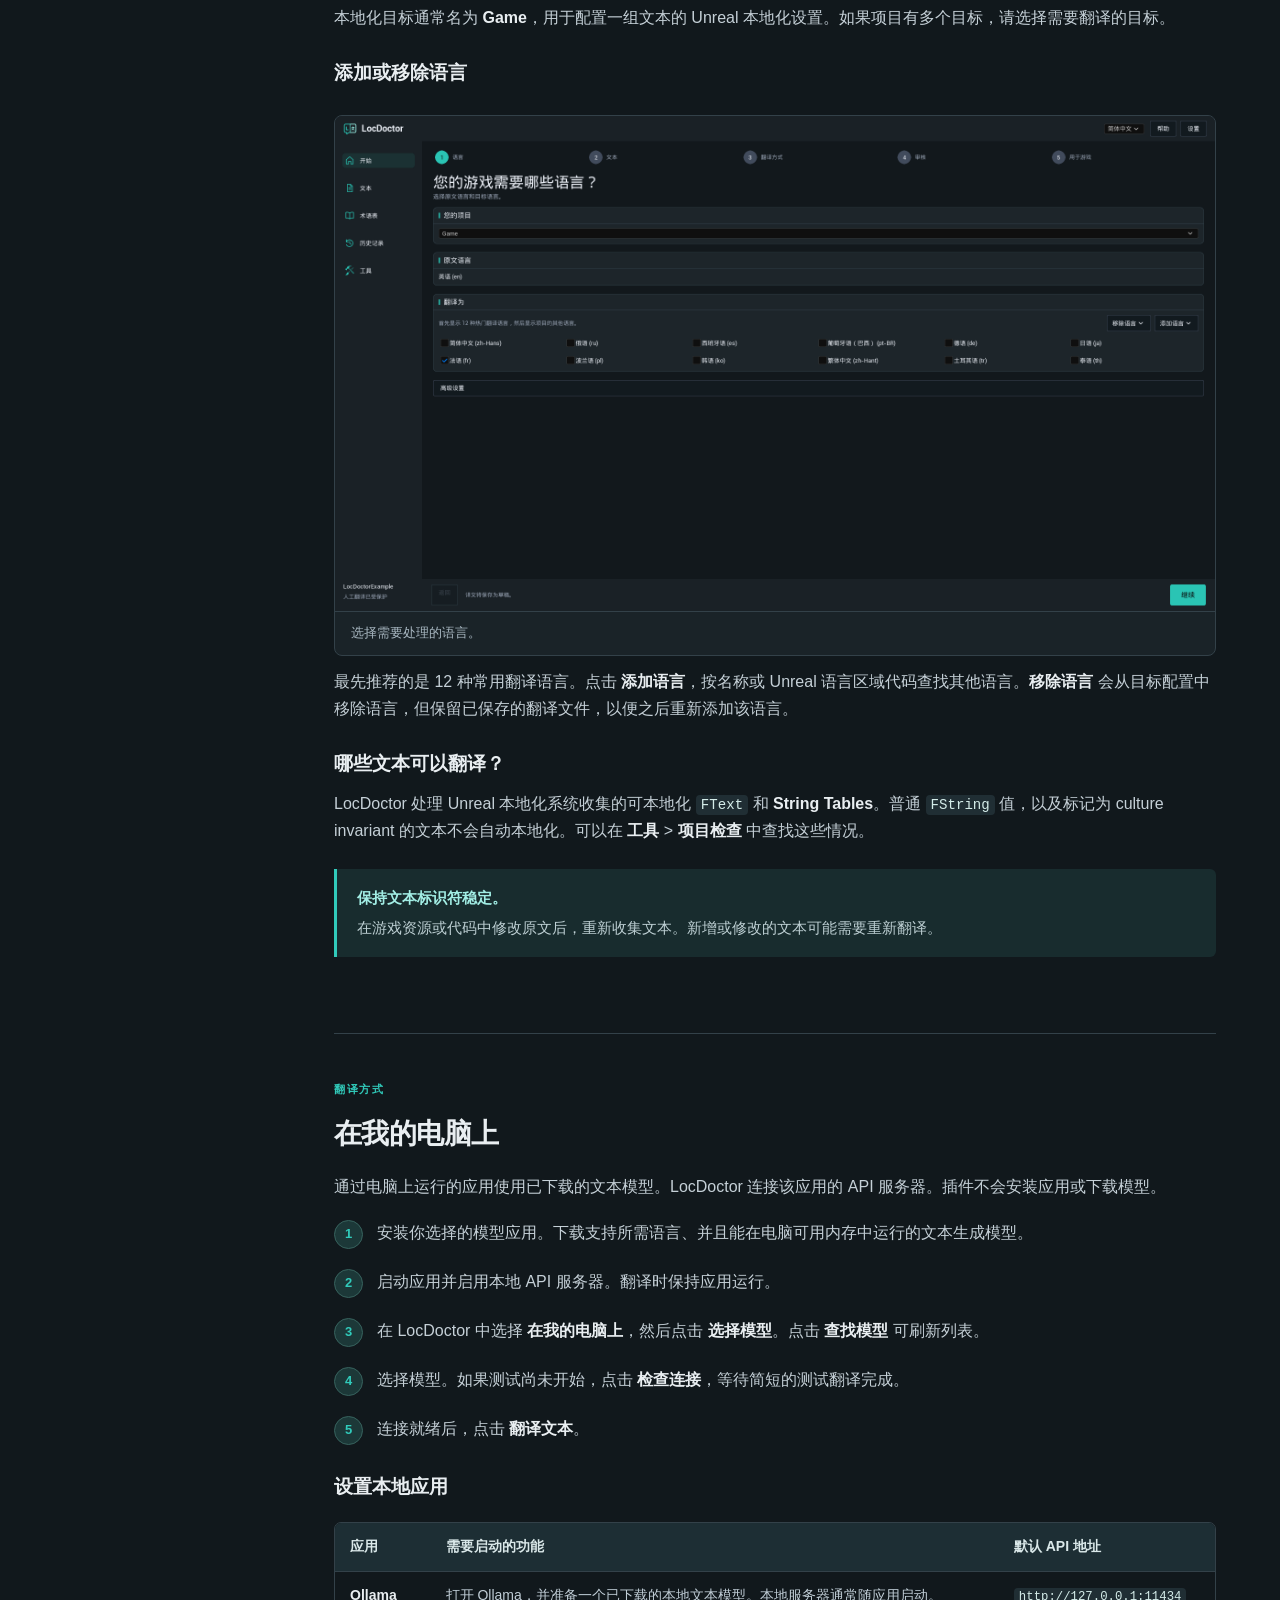
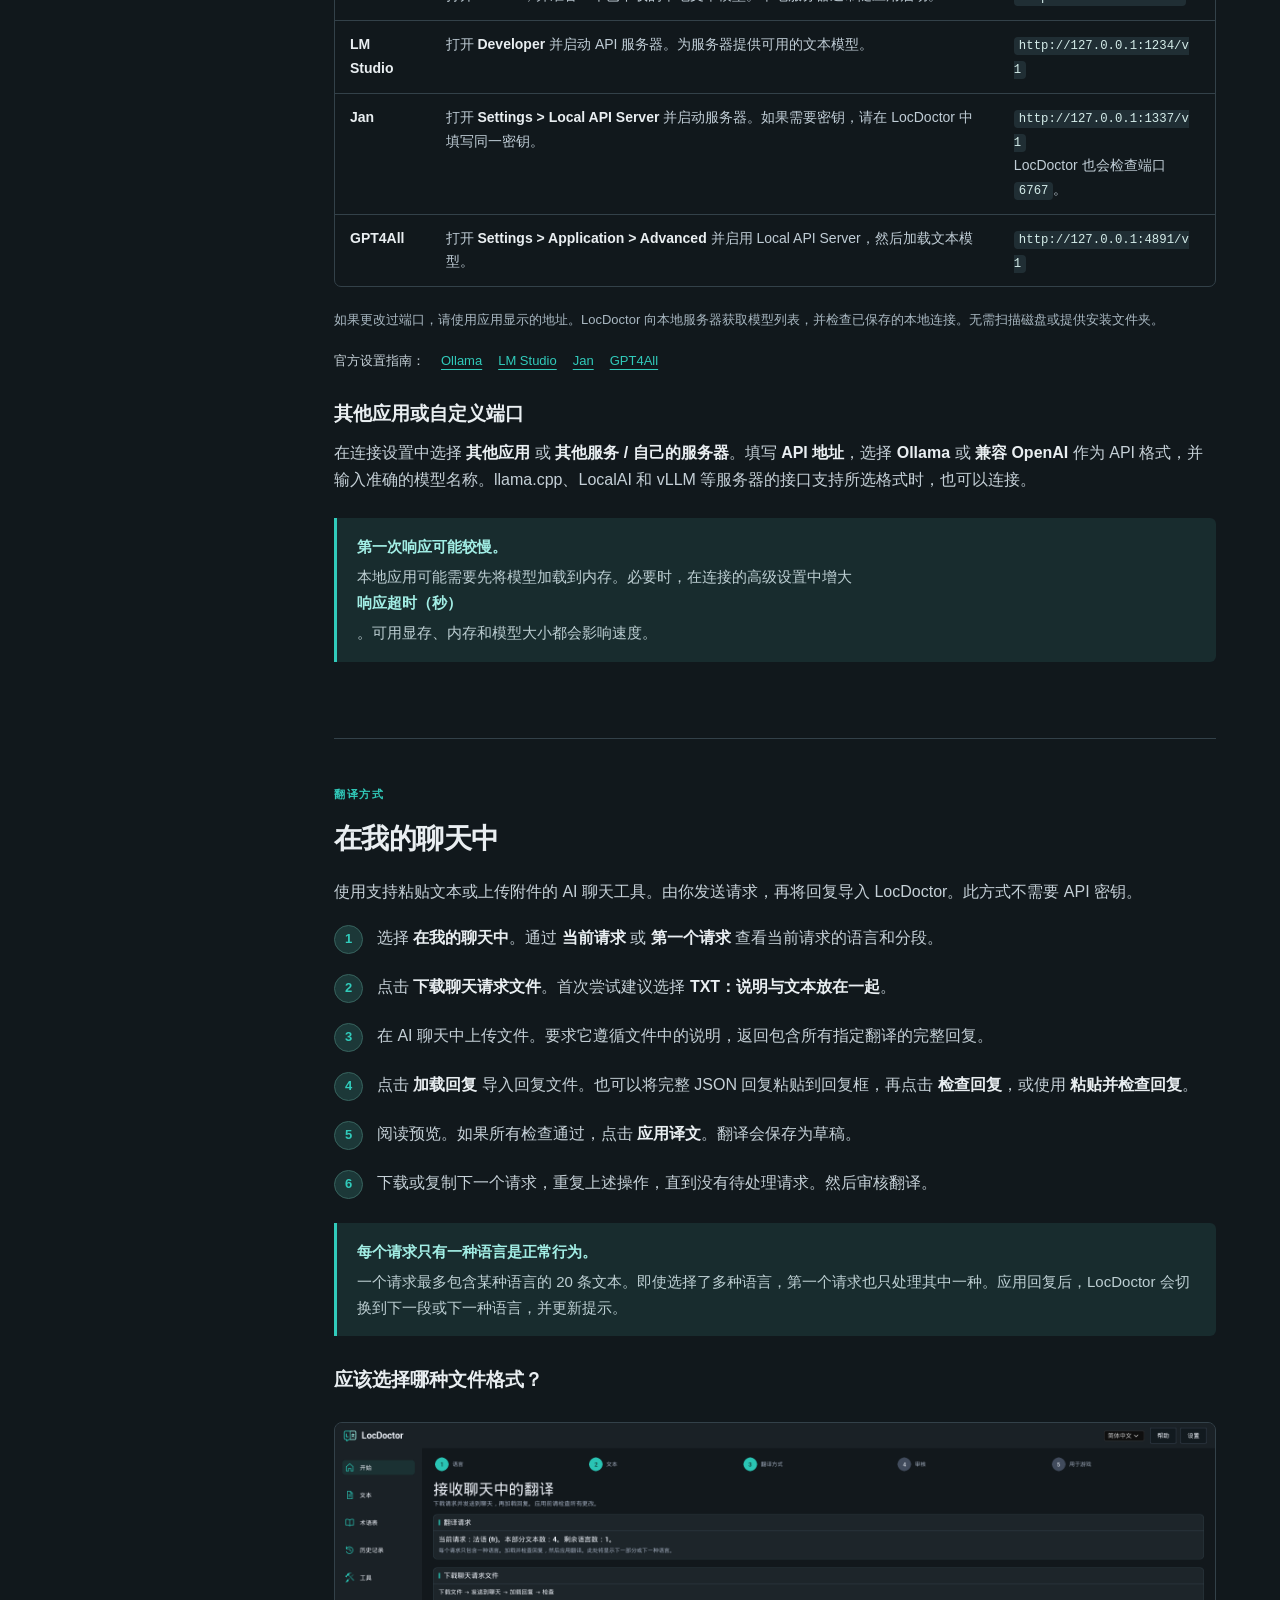
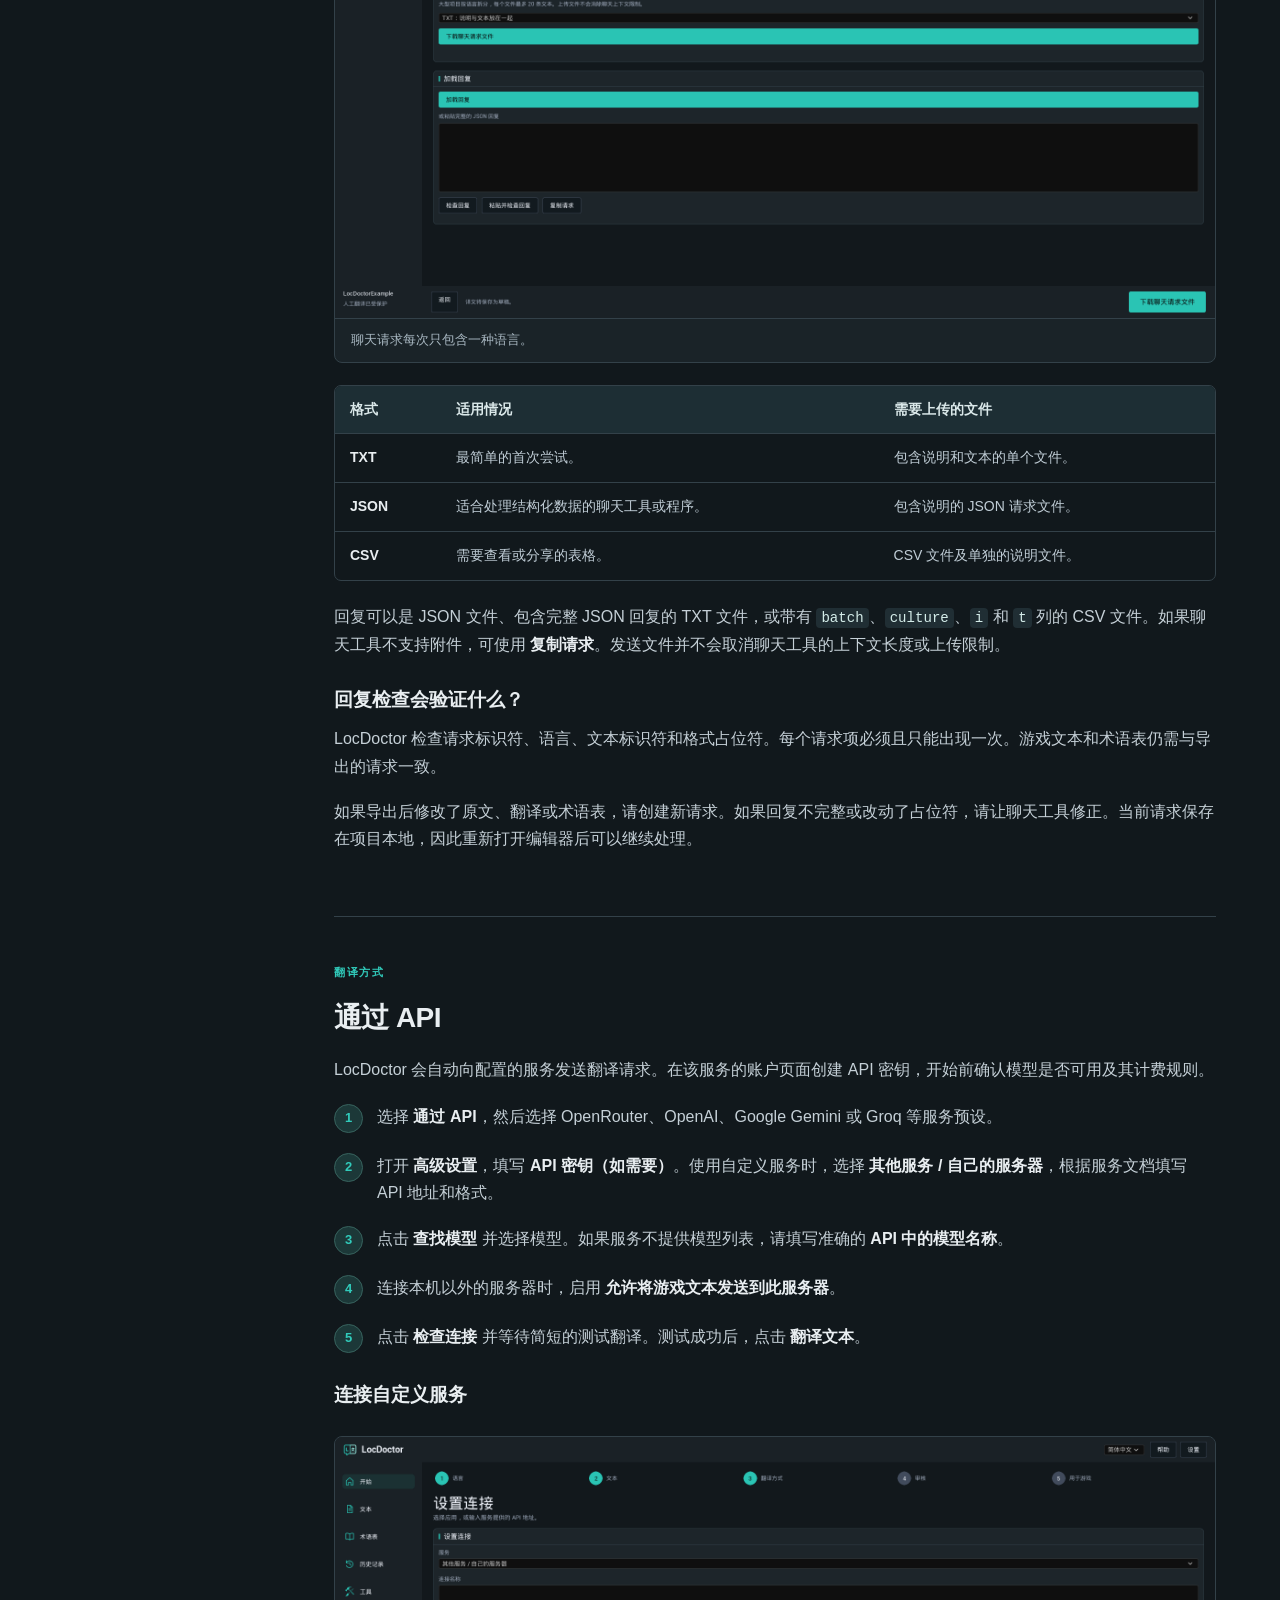
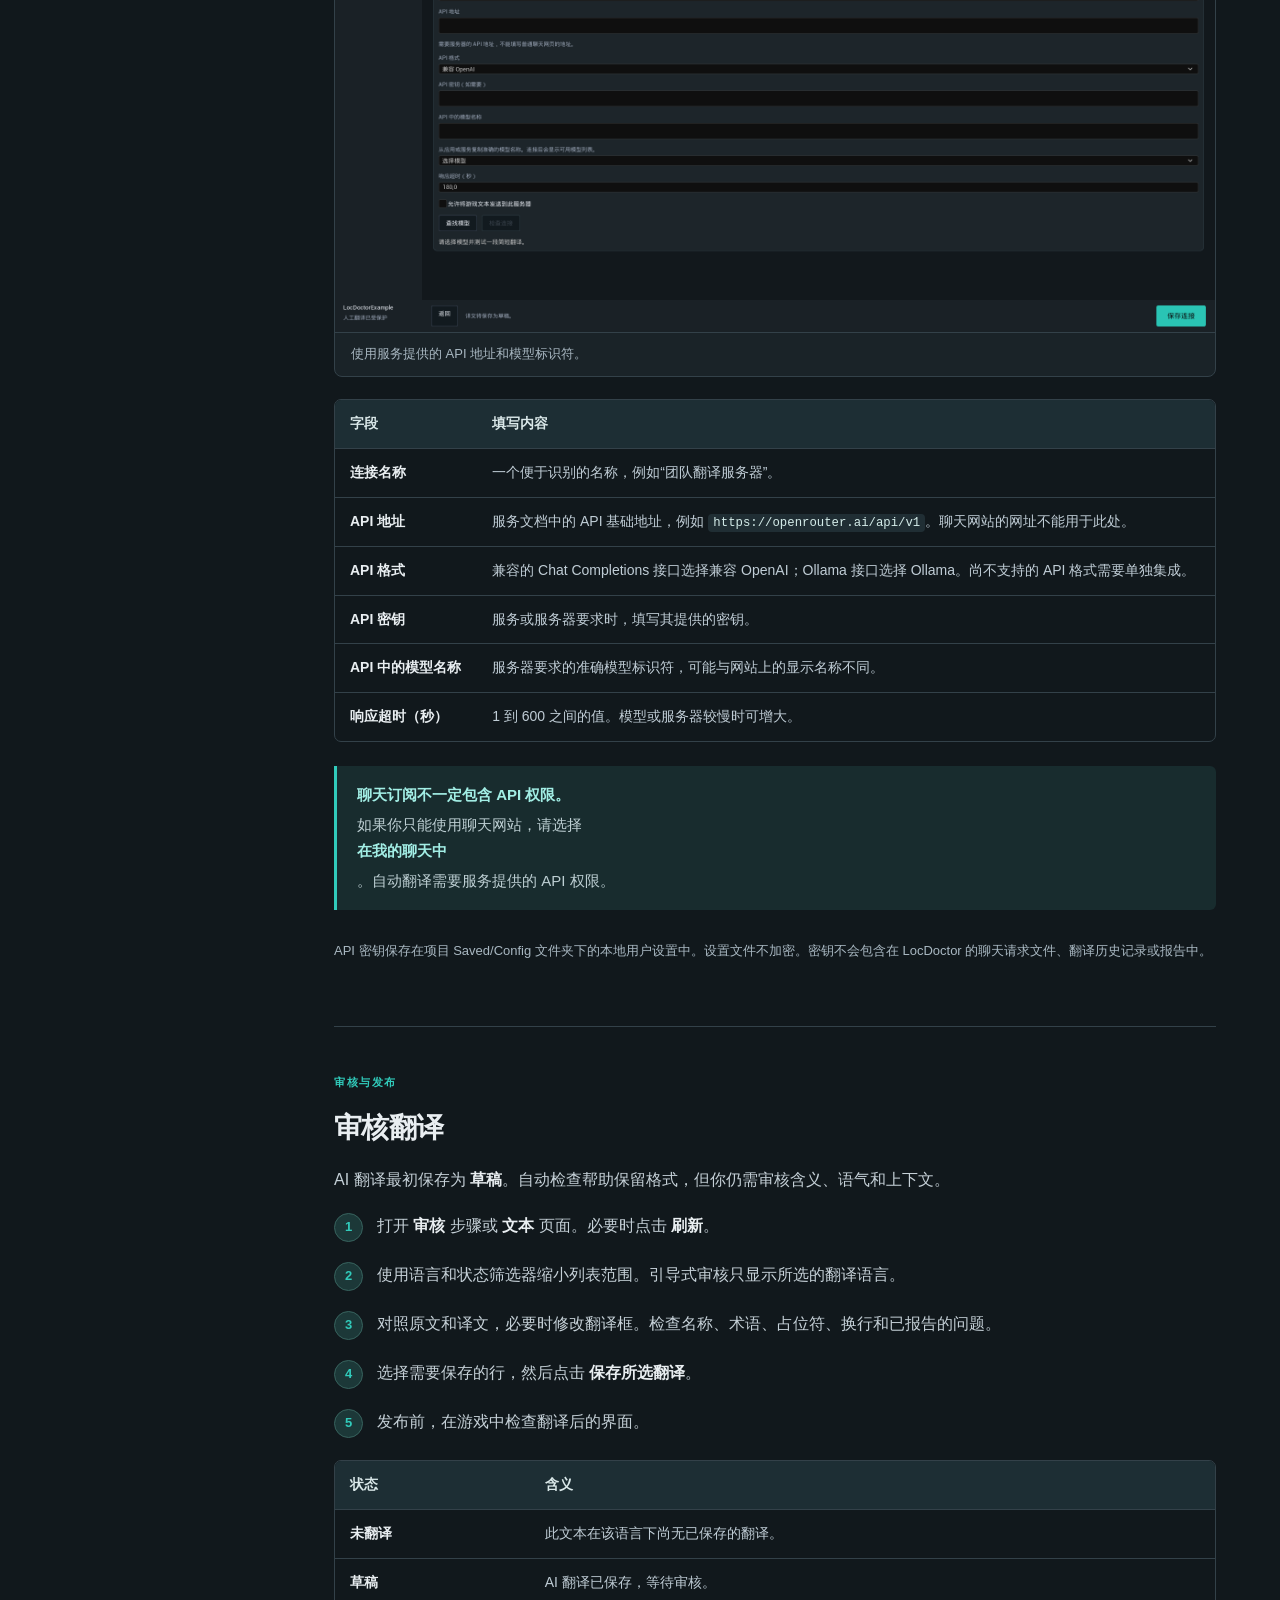
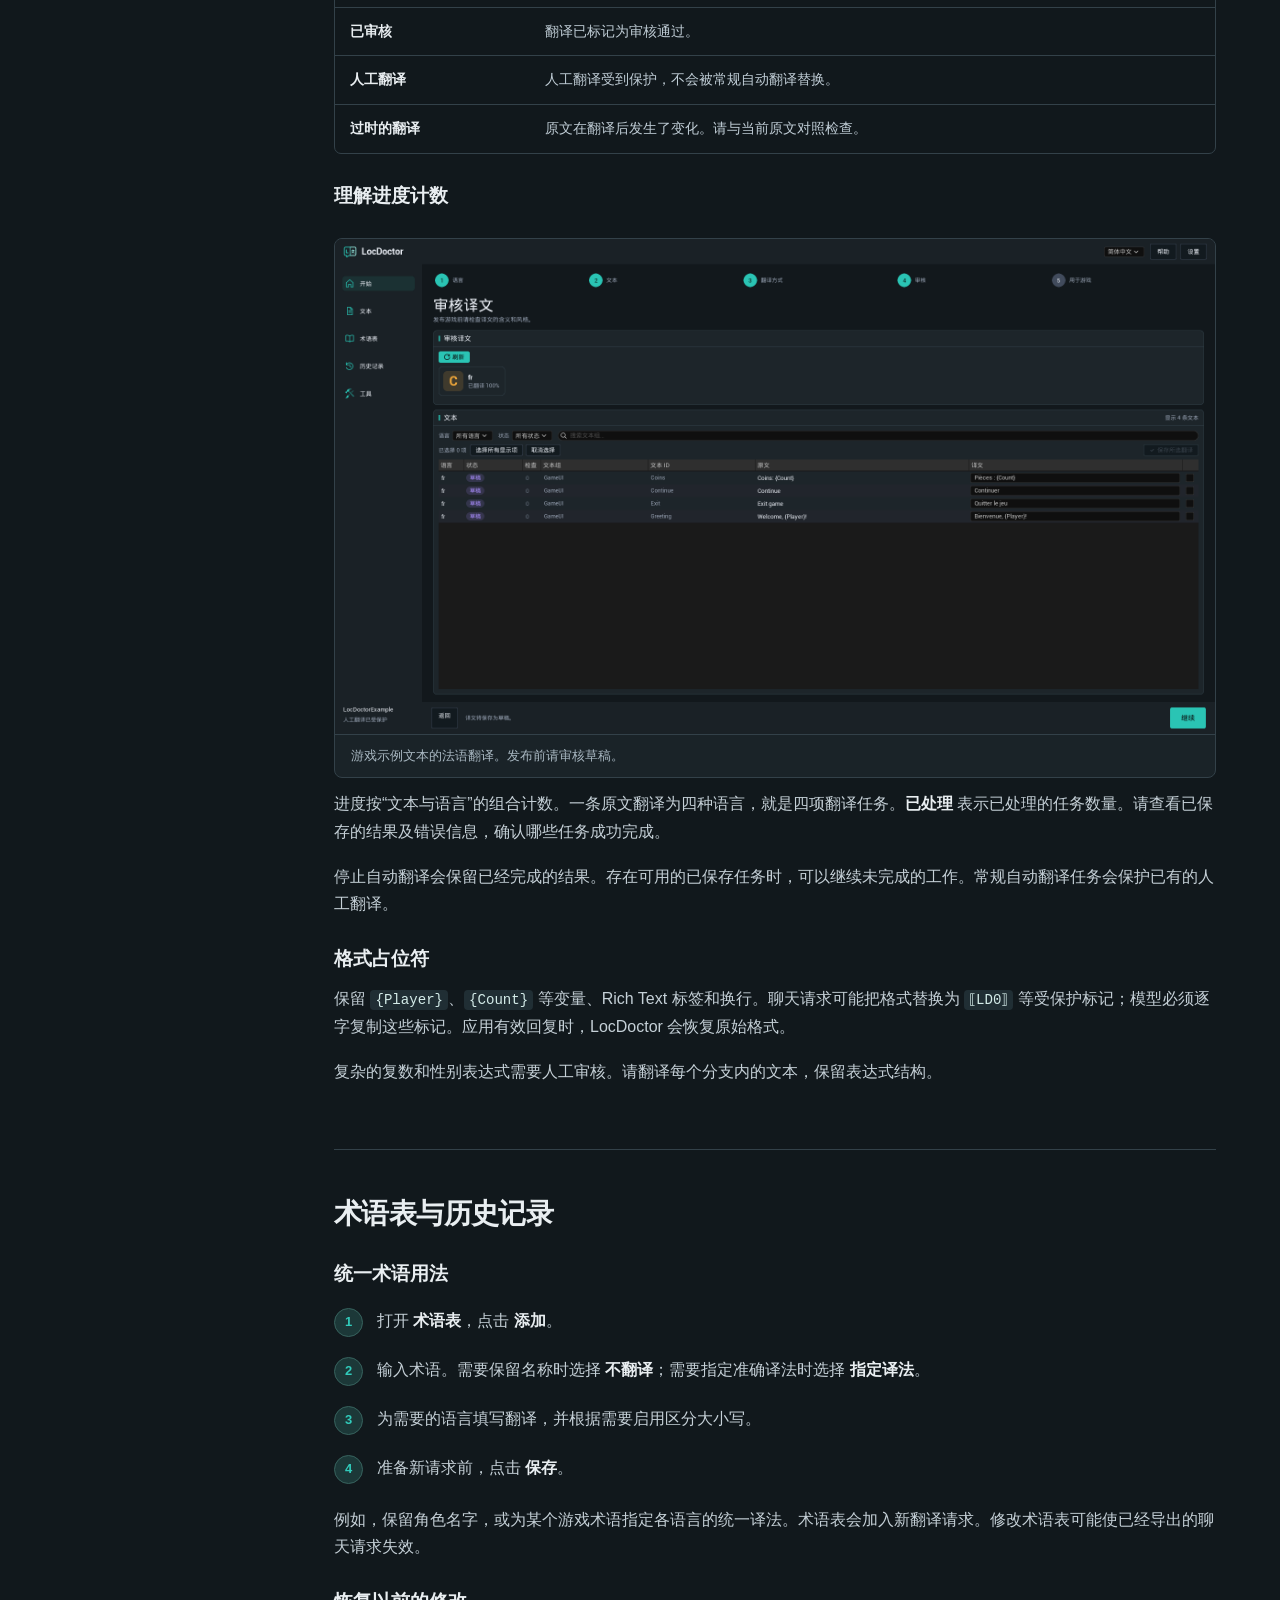
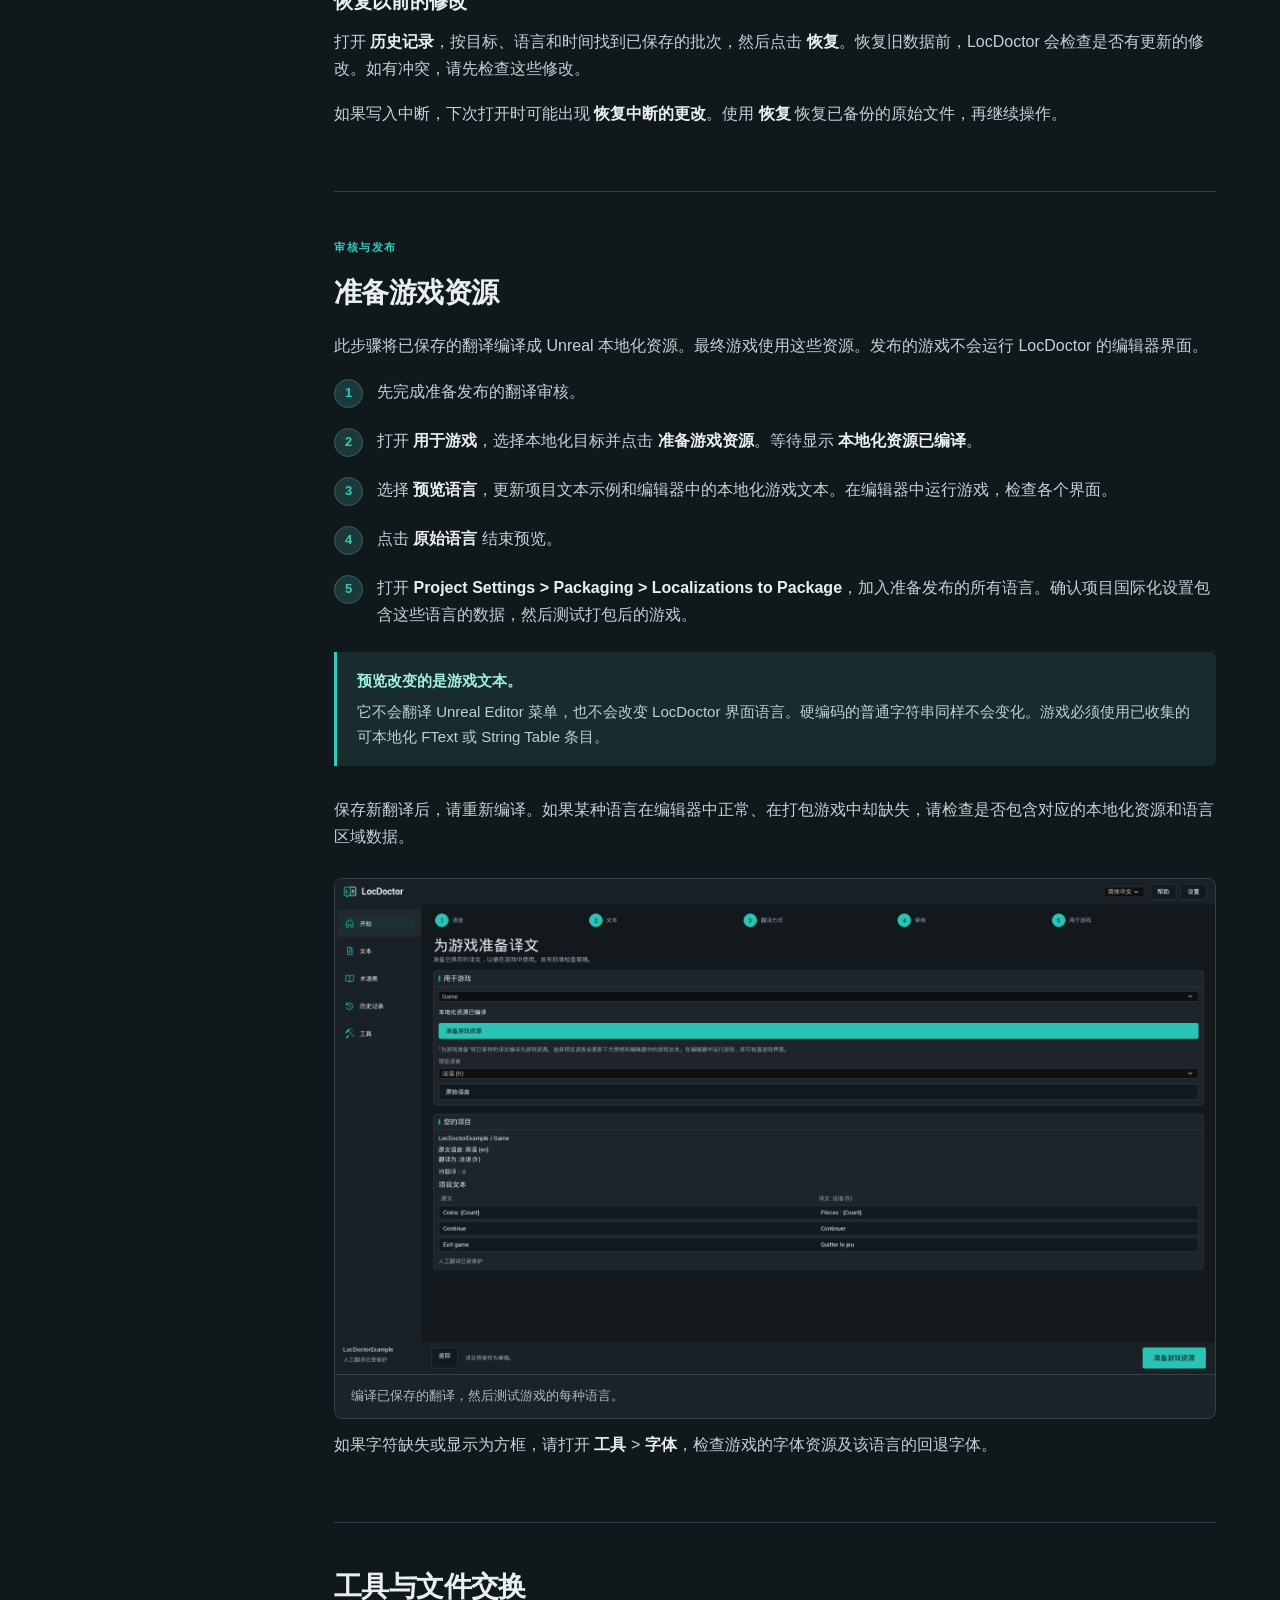
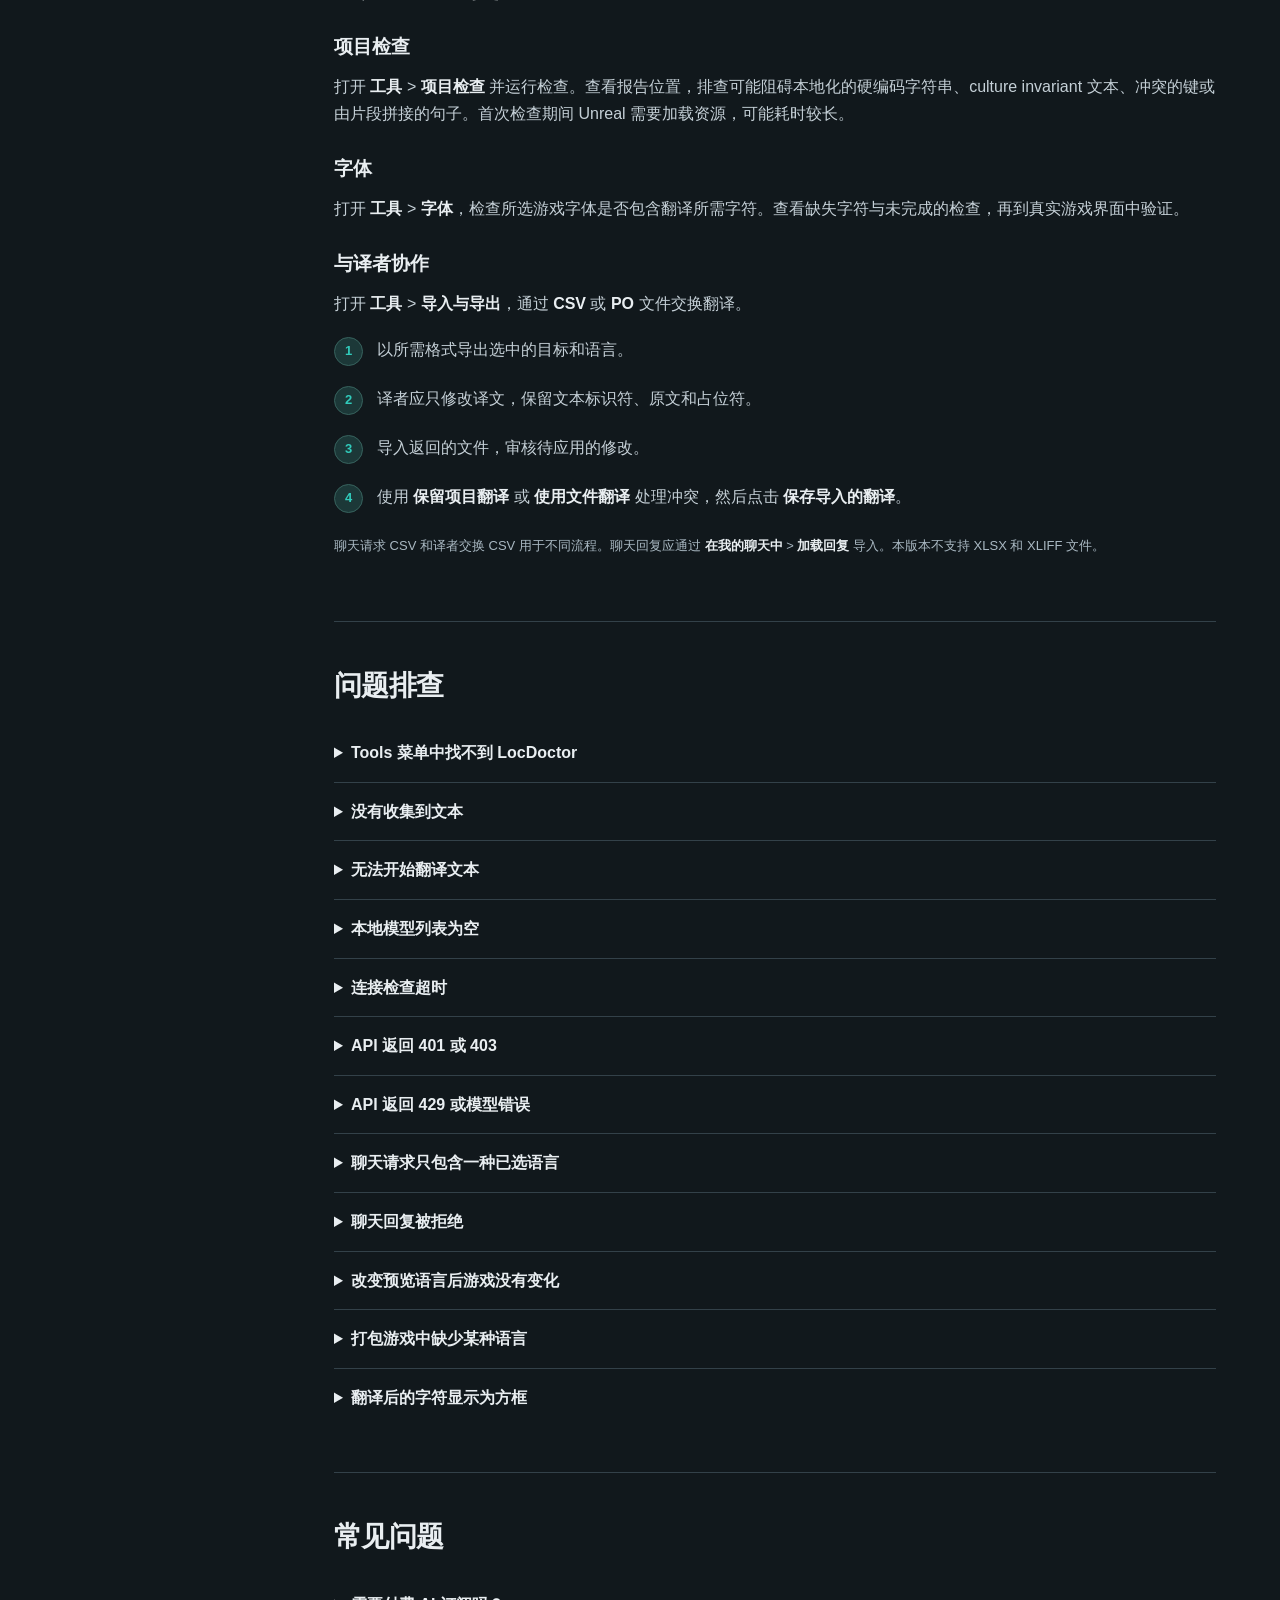
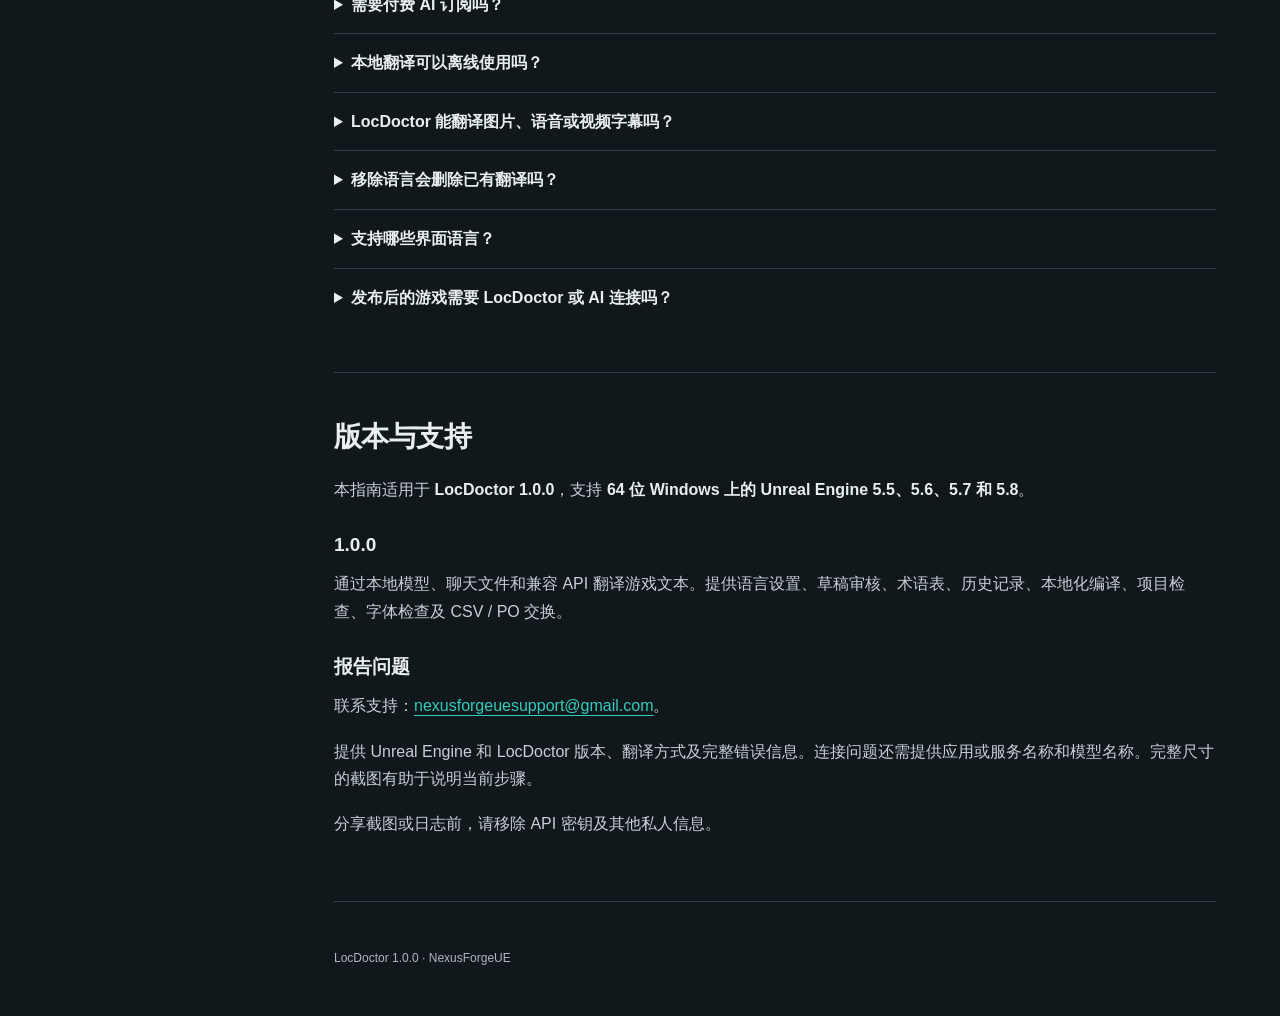
<file: zh-Hans/index.html>
<!doctype html>
<html lang="zh-Hans">
<head>
  <meta charset="utf-8">
  <meta name="viewport" content="width=device-width, initial-scale=1">
  <meta name="color-scheme" content="dark light">
  <meta name="site-root" content="../">
  <meta name="description" content="了解如何安装 LocDoctor，使用本地 AI 模型、API 或自己的聊天工具翻译 Unreal Engine 游戏文本，并为游戏发布准备翻译资源。">
  <title>LocDoctor 文档 | Unreal Engine</title>
  <link rel="icon" type="image/svg+xml" href="../assets/locdoctor.svg">
  <link rel="stylesheet" href="../assets/style.css">
  <script src="../assets/app.js" defer></script>
</head>
<body data-search-one="找到 {count} 个章节。" data-search-many="找到 {count} 个章节。" data-search-empty="没有找到相关章节。请缩短搜索词后重试。">
  <a class="skip-link" href="#main">跳转到文档正文</a>
  <header class="site-header">
    <a class="brand" href="#overview" aria-label="LocDoctor 文档首页"><img src="../assets/locdoctor.svg" alt="" width="38" height="38"><span>LocDoctor</span></a>
    <span class="header-label">文档</span>
    <div class="header-actions"><label class="language-picker"><span class="visually-hidden">文档语言</span><select id="doc-locale" aria-label="文档语言"><option value="en">English</option><option value="zh-Hans" selected>简体中文</option><option value="ru">Русский</option><option value="es">Español</option><option value="pt-BR">Português (Brasil)</option><option value="de">Deutsch</option><option value="ja">日本語</option><option value="fr">Français</option><option value="ko">한국어</option></select></label><span class="version">1.0.0</span><button class="print-button" type="button" id="print-guide">打印指南</button><button class="menu-button" type="button" id="menu-toggle" aria-controls="sidebar" aria-expanded="false">菜单</button></div>
  </header>
  <div class="site-layout">
    <aside class="sidebar" id="sidebar">
      <div class="search-box"><label for="doc-search">搜索本指南</label><input id="doc-search" type="search" placeholder="例如：API 密钥或预览" autocomplete="off" aria-controls="search-results"><div id="search-results" class="search-results" hidden></div><p class="visually-hidden" id="search-status" role="status"></p></div>
      <nav aria-label="文档章节">
        <p class="nav-heading">开始使用</p>
        <a href="#overview" aria-current="location">概览</a>
        <a href="#installation">安装</a>
        <a href="#quick-start">第一次翻译</a>
        <a href="#languages">语言与游戏文本</a>
        <p class="nav-heading">选择翻译方式</p>
        <a href="#local-models">在我的电脑上</a>
        <a href="#browser-chat">在我的聊天中</a>
        <a href="#api">通过 API</a>
        <p class="nav-heading">审核与发布</p>
        <a href="#review">审核翻译</a>
        <a href="#glossary-history">术语表与历史记录</a>
        <a href="#prepare-game">准备游戏资源</a>
        <p class="nav-heading">参考</p>
        <a href="#tools">工具与文件交换</a>
        <a href="#troubleshooting">问题排查</a>
        <a href="#faq">常见问题</a>
        <a href="#version">版本与支持</a>
      </nav>
      <div class="sidebar-footer">Unreal Engine 5.5 / 5.6 / 5.7 / 5.8<br>64 位 Windows</div>
    </aside>
    <main id="main" tabindex="-1">
      <section class="doc-section overview" id="overview" aria-labelledby="overview-title" data-search="getting started beginner introduction AI localization">
        <p class="eyebrow">LOCDOCTOR 1.0.0 用户指南</p>
        <h1 id="overview-title">翻译你的游戏。<br>掌握每个用词。</h1>
        <p class="lead">使用本地模型、自己的 AI 聊天工具或 API 服务翻译 Unreal Engine 游戏文本。在编辑器中审核结果，再为游戏准备翻译资源。</p>
        <div class="intro-actions"><a class="primary-link" href="#quick-start">开始第一次翻译</a><a class="secondary-link" href="#installation">安装 LocDoctor</a></div>
        <div class="workflow" aria-label="翻译的五个步骤"><span><b>1</b> 语言</span><span><b>2</b> 文本</span><span><b>3</b> 翻译</span><span><b>4</b> 审核</span><span><b>5</b> 用于游戏</span></div>
        <div class="intro-note"><strong>第一次使用 AI？</strong>模型负责翻译文本。API 密钥让 LocDoctor 能够连接在线服务。如果你已经在使用 AI 聊天工具，也可以不使用密钥开始翻译。</div>
        <h2>选择你已经具备的翻译方式</h2>
        <div class="method-cards">
          <a href="#local-models"><span class="method-symbol" aria-hidden="true">1</span><h3>在我的电脑上</h3><p>使用已安装的本地文本模型。</p><span>Ollama、LM Studio、Jan、GPT4All</span></a>
          <a href="#browser-chat"><span class="method-symbol" aria-hidden="true">2</span><h3>在我的聊天中</h3><p>在自己的聊天工具中发送请求文件。</p><span>不需要 API 密钥</span></a>
          <a href="#api"><span class="method-symbol" aria-hidden="true">3</span><h3>通过 API</h3><p>通过服务自动翻译。</p><span>服务要求时需要提供 API 密钥</span></a>
        </div>
      </section>
      <section class="doc-section" id="installation" aria-labelledby="installation-title" data-search="install enable plugin Plugins missing modules compiler Fab zip Windows version">
        <p class="eyebrow">开始使用</p><h2 id="installation-title">安装</h2>
        <p>LocDoctor 1.0.0 支持在 64 位 Windows 上使用 Unreal Engine 5.5、5.6、5.7 和 5.8。请选择与引擎版本对应的安装包。</p>
        <h3>通过 Fab 安装</h3>
        <p>在 Epic Games Launcher 的 Fab 库中，为对应的引擎版本安装插件。打开项目，必要时在 <strong>Edit &gt; Plugins</strong> 中启用 <strong>LocDoctor</strong>，然后重启编辑器。</p>
        <h3>从 ZIP 安装</h3>
        <ol class="steps"><li>关闭 Unreal Editor。</li><li>解压安装包，使 <code>LocDoctor.uplugin</code> 直接位于 <code>&lt;YourProject&gt;/Plugins/LocDoctor/</code> 中。如果 ZIP 内已经包含 <code>LocDoctor</code> 文件夹，请将该文件夹放入 <code>Plugins</code>。</li><li>打开项目。必要时在 <strong>Edit &gt; Plugins</strong> 中启用 <strong>LocDoctor</strong>，然后重启编辑器。</li><li>打开 <strong>Tools &gt; LocDoctor</strong>。</li></ol>
        <pre><code>YourProject/
  YourProject.uproject
  Plugins/
    LocDoctor/
      LocDoctor.uplugin
      Resources/
      Source/</code></pre>
        <p class="small">包含编译文件的安装包也包含 Binaries 文件夹。如果使用仅含源码的安装包，Unreal 需要兼容的 C++ 编译工具来构建编辑器模块。</p>
      </section>
      <section class="doc-section" id="quick-start" aria-labelledby="quick-start-title" data-search="start tutorial first translation collect texts connection drafts setup wizard">
        <p class="eyebrow">开始使用</p><h2 id="quick-start-title">第一次翻译</h2>
        <p>建议先选择一种语言和少量游戏文本。本指南中的插件按钮名称与文档语言一致。Unreal Editor 自身的菜单名称使用英文表示。</p>
        <ol class="steps"><li><strong>选择语言。</strong>打开 <strong>Tools &gt; LocDoctor</strong>。选择游戏原始文本的语言，以及至少一种翻译目标语言。首次使用时，点击 <strong>创建设置并继续</strong>。除非项目需要其他资源文件夹或本地化目标，否则保留默认高级设置。</li><li><strong>收集文本。</strong>在 <strong>文本</strong> 步骤点击 <strong>收集文本</strong>。如果 Unreal 提示保存已修改的游戏资源，请先保存。检查项目摘要中是否出现了预期的文本。</li><li><strong>选择翻译方式。</strong>使用 <a href="#local-models">在我的电脑上</a>、<a href="#browser-chat">在我的聊天中</a> 或 <a href="#api">通过 API</a>。自动翻译需要先选择模型并点击 <strong>检查连接</strong>，完成一次简短的测试翻译。测试成功后，主按钮会变为 <strong>翻译文本</strong>。</li><li><strong>审核结果。</strong>AI 翻译会保存为草稿。在 <strong>审核</strong> 步骤逐条阅读，必要时修改，然后保存选中的翻译。</li><li><strong>准备游戏。</strong>在 <strong>用于游戏</strong> 中点击 <strong>准备游戏资源</strong>。测试游戏的每种语言，并在 <a href="#prepare-game">打包设置</a> 中加入这些语言。</li></ol>
        <figure class="screenshot"><a href="../assets/screens/zh-Hans/first-run.png" target="_blank" rel="noopener" aria-label="以完整尺寸打开设置截图"><img src="../assets/screens/zh-Hans/first-run.png" width="1920" height="1080" alt="LocDoctor 首次使用设置，包含原文语言和翻译语言的选择项。" loading="lazy"></a><figcaption>Unreal Editor 中的首次使用设置。点击可打开 Full HD 图片。</figcaption></figure>
      </section>
      <section class="doc-section" id="languages" aria-labelledby="languages-title" data-search="source original target language add remove FText FString String Table localization gather empty Chinese English Spanish">
        <h2 id="languages-title">语言与游戏文本</h2>
        <h3>原文语言、翻译语言与界面语言</h3>
        <ul><li><strong>原文语言</strong>：游戏原始文本所使用的语言。</li><li><strong>翻译为</strong>：当前翻译任务处理的语言。取消勾选即可将该语言排除在本次任务之外。</li><li><strong>界面语言</strong>：LocDoctor 顶部的语言选择器，只改变插件界面。默认使用英语。</li></ul>
        <p>本地化目标通常名为 <strong>Game</strong>，用于配置一组文本的 Unreal 本地化设置。如果项目有多个目标，请选择需要翻译的目标。</p>
        <h3>添加或移除语言</h3>
        <figure class="screenshot"><a href="../assets/screens/zh-Hans/languages.png" target="_blank" rel="noopener"><img src="../assets/screens/zh-Hans/languages.png" width="1920" height="1080" alt="语言步骤，包含翻译语言以及添加和移除语言的控件。" loading="lazy"></a><figcaption>选择需要处理的语言。</figcaption></figure>
        <p>最先推荐的是 12 种常用翻译语言。点击 <strong>添加语言</strong>，按名称或 Unreal 语言区域代码查找其他语言。<strong>移除语言</strong> 会从目标配置中移除语言，但保留已保存的翻译文件，以便之后重新添加该语言。</p>
        <h3>哪些文本可以翻译？</h3>
        <p>LocDoctor 处理 Unreal 本地化系统收集的可本地化 <code>FText</code> 和 <strong>String Tables</strong>。普通 <code>FString</code> 值，以及标记为 culture invariant 的文本不会自动本地化。可以在 <strong>工具</strong> &gt; <strong>项目检查</strong> 中查找这些情况。</p>
        <div class="callout"><strong>保持文本标识符稳定。</strong>在游戏资源或代码中修改原文后，重新收集文本。新增或修改的文本可能需要重新翻译。</div>
      </section>
      <section class="doc-section" id="local-models" aria-labelledby="local-title" data-search="Ollama LM Studio Jan GPT4All local model server port GPU RAM memory installation discover custom llama.cpp LocalAI vLLM">
        <p class="eyebrow">翻译方式</p><h2 id="local-title">在我的电脑上</h2>
        <p>通过电脑上运行的应用使用已下载的文本模型。LocDoctor 连接该应用的 API 服务器。插件不会安装应用或下载模型。</p>
        <ol class="steps"><li>安装你选择的模型应用。下载支持所需语言、并且能在电脑可用内存中运行的文本生成模型。</li><li>启动应用并启用本地 API 服务器。翻译时保持应用运行。</li><li>在 LocDoctor 中选择 <strong>在我的电脑上</strong>，然后点击 <strong>选择模型</strong>。点击 <strong>查找模型</strong> 可刷新列表。</li><li>选择模型。如果测试尚未开始，点击 <strong>检查连接</strong>，等待简短的测试翻译完成。</li><li>连接就绪后，点击 <strong>翻译文本</strong>。</li></ol>
        <h3>设置本地应用</h3>
        <div class="table-scroll"><table><caption>本地应用设置与 LocDoctor 检查的默认地址</caption><thead><tr><th>应用</th><th>需要启动的功能</th><th>默认 API 地址</th></tr></thead><tbody>
          <tr><td>Ollama</td><td>打开 Ollama，并准备一个已下载的本地文本模型。本地服务器通常随应用启动。</td><td><code>http://127.0.0.1:11434</code></td></tr>
          <tr><td>LM Studio</td><td>打开 <strong>Developer</strong> 并启动 API 服务器。为服务器提供可用的文本模型。</td><td><code>http://127.0.0.1:1234/v1</code></td></tr>
          <tr><td>Jan</td><td>打开 <strong>Settings &gt; Local API Server</strong> 并启动服务器。如果需要密钥，请在 LocDoctor 中填写同一密钥。</td><td><code>http://127.0.0.1:1337/v1</code><br>LocDoctor 也会检查端口 <code>6767</code>。</td></tr>
          <tr><td>GPT4All</td><td>打开 <strong>Settings &gt; Application &gt; Advanced</strong> 并启用 Local API Server，然后加载文本模型。</td><td><code>http://127.0.0.1:4891/v1</code></td></tr>
        </tbody></table></div>
        <p class="small">如果更改过端口，请使用应用显示的地址。LocDoctor 向本地服务器获取模型列表，并检查已保存的本地连接。无需扫描磁盘或提供安装文件夹。</p>
        <p class="reference-links">官方设置指南：<a href="https://docs.ollama.com/quickstart">Ollama</a><a href="https://lmstudio.ai/docs/developer/core/server">LM Studio</a><a href="https://jan.ai/docs/local-api">Jan</a><a href="https://docs.gpt4all.io/gpt4all_api_server/home.html">GPT4All</a></p>
        <h3>其他应用或自定义端口</h3>
        <p>在连接设置中选择 <strong>其他应用</strong> 或 <strong>其他服务 / 自己的服务器</strong>。填写 <strong>API 地址</strong>，选择 <strong>Ollama</strong> 或 <strong>兼容 OpenAI</strong> 作为 API 格式，并输入准确的模型名称。llama.cpp、LocalAI 和 vLLM 等服务器的接口支持所选格式时，也可以连接。</p>
        <div class="callout"><strong>第一次响应可能较慢。</strong>本地应用可能需要先将模型加载到内存。必要时，在连接的高级设置中增大 <strong>响应超时（秒）</strong>。可用显存、内存和模型大小都会影响速度。</div>
      </section>
      <section class="doc-section" id="browser-chat" aria-labelledby="chat-title" data-search="ChatGPT Claude Gemini browser chat subscription clipboard TXT JSON CSV file batch Arabic one language missing reply placeholders tokens copy request load response">
        <p class="eyebrow">翻译方式</p><h2 id="chat-title">在我的聊天中</h2>
        <p>使用支持粘贴文本或上传附件的 AI 聊天工具。由你发送请求，再将回复导入 LocDoctor。此方式不需要 API 密钥。</p>
        <ol class="steps"><li>选择 <strong>在我的聊天中</strong>。通过 <strong>当前请求</strong> 或 <strong>第一个请求</strong> 查看当前请求的语言和分段。</li><li>点击 <strong>下载聊天请求文件</strong>。首次尝试建议选择 <strong>TXT：说明与文本放在一起</strong>。</li><li>在 AI 聊天中上传文件。要求它遵循文件中的说明，返回包含所有指定翻译的完整回复。</li><li>点击 <strong>加载回复</strong> 导入回复文件。也可以将完整 JSON 回复粘贴到回复框，再点击 <strong>检查回复</strong>，或使用 <strong>粘贴并检查回复</strong>。</li><li>阅读预览。如果所有检查通过，点击 <strong>应用译文</strong>。翻译会保存为草稿。</li><li>下载或复制下一个请求，重复上述操作，直到没有待处理请求。然后审核翻译。</li></ol>
        <div class="callout"><strong>每个请求只有一种语言是正常行为。</strong>一个请求最多包含某种语言的 20 条文本。即使选择了多种语言，第一个请求也只处理其中一种。应用回复后，LocDoctor 会切换到下一段或下一种语言，并更新提示。</div>
        <h3>应该选择哪种文件格式？</h3>
        <figure class="screenshot"><a href="../assets/screens/zh-Hans/chat-request.png" target="_blank" rel="noopener"><img src="../assets/screens/zh-Hans/chat-request.png" width="1920" height="1080" alt="聊天交换页面显示当前请求的语言、文件格式以及回复操作。" loading="lazy"></a><figcaption>聊天请求每次只包含一种语言。</figcaption></figure>
        <div class="table-scroll"><table><caption>聊天请求文件格式</caption><thead><tr><th>格式</th><th>适用情况</th><th>需要上传的文件</th></tr></thead><tbody><tr><td>TXT</td><td>最简单的首次尝试。</td><td>包含说明和文本的单个文件。</td></tr><tr><td>JSON</td><td>适合处理结构化数据的聊天工具或程序。</td><td>包含说明的 JSON 请求文件。</td></tr><tr><td>CSV</td><td>需要查看或分享的表格。</td><td>CSV 文件及单独的说明文件。</td></tr></tbody></table></div>
        <p>回复可以是 JSON 文件、包含完整 JSON 回复的 TXT 文件，或带有 <code>batch</code>、<code>culture</code>、<code>i</code> 和 <code>t</code> 列的 CSV 文件。如果聊天工具不支持附件，可使用 <strong>复制请求</strong>。发送文件并不会取消聊天工具的上下文长度或上传限制。</p>
        <h3>回复检查会验证什么？</h3>
        <p>LocDoctor 检查请求标识符、语言、文本标识符和格式占位符。每个请求项必须且只能出现一次。游戏文本和术语表仍需与导出的请求一致。</p>
        <p>如果导出后修改了原文、翻译或术语表，请创建新请求。如果回复不完整或改动了占位符，请让聊天工具修正。当前请求保存在项目本地，因此重新打开编辑器后可以继续处理。</p>
      </section>
      <section class="doc-section" id="api" aria-labelledby="api-title" data-search="API OpenRouter OpenAI Google Gemini Groq custom own server endpoint URL key authentication billing subscription token error connection model ID">
        <p class="eyebrow">翻译方式</p><h2 id="api-title">通过 API</h2>
        <p>LocDoctor 会自动向配置的服务发送翻译请求。在该服务的账户页面创建 API 密钥，开始前确认模型是否可用及其计费规则。</p>
        <ol class="steps"><li>选择 <strong>通过 API</strong>，然后选择 OpenRouter、OpenAI、Google Gemini 或 Groq 等服务预设。</li><li>打开 <strong>高级设置</strong>，填写 <strong>API 密钥（如需要）</strong>。使用自定义服务时，选择 <strong>其他服务 / 自己的服务器</strong>，根据服务文档填写 API 地址和格式。</li><li>点击 <strong>查找模型</strong> 并选择模型。如果服务不提供模型列表，请填写准确的 <strong>API 中的模型名称</strong>。</li><li>连接本机以外的服务器时，启用 <strong>允许将游戏文本发送到此服务器</strong>。</li><li>点击 <strong>检查连接</strong> 并等待简短的测试翻译。测试成功后，点击 <strong>翻译文本</strong>。</li></ol>
        <h3>连接自定义服务</h3>
        <figure class="screenshot"><a href="../assets/screens/zh-Hans/connection.png" target="_blank" rel="noopener"><img src="../assets/screens/zh-Hans/connection.png" width="1920" height="1080" alt="连接设置，包含 API 地址、格式、密钥和模型字段。" loading="lazy"></a><figcaption>使用服务提供的 API 地址和模型标识符。</figcaption></figure>
        <div class="table-scroll"><table><caption>自定义 API 连接字段</caption><thead><tr><th>字段</th><th>填写内容</th></tr></thead><tbody><tr><td>连接名称</td><td>一个便于识别的名称，例如“团队翻译服务器”。</td></tr><tr><td>API 地址</td><td>服务文档中的 API 基础地址，例如 <code>https://openrouter.ai/api/v1</code>。聊天网站的网址不能用于此处。</td></tr><tr><td>API 格式</td><td>兼容的 Chat Completions 接口选择兼容 OpenAI；Ollama 接口选择 Ollama。尚不支持的 API 格式需要单独集成。</td></tr><tr><td>API 密钥</td><td>服务或服务器要求时，填写其提供的密钥。</td></tr><tr><td>API 中的模型名称</td><td>服务器要求的准确模型标识符，可能与网站上的显示名称不同。</td></tr><tr><td>响应超时（秒）</td><td>1 到 600 之间的值。模型或服务器较慢时可增大。</td></tr></tbody></table></div>
        <div class="callout"><strong>聊天订阅不一定包含 API 权限。</strong>如果你只能使用聊天网站，请选择 <strong>在我的聊天中</strong>。自动翻译需要服务提供的 API 权限。</div>
        <p class="small">API 密钥保存在项目 Saved/Config 文件夹下的本地用户设置中。设置文件不加密。密钥不会包含在 LocDoctor 的聊天请求文件、翻译历史记录或报告中。</p>
      </section>
      <section class="doc-section" id="review" aria-labelledby="review-title" data-search="review drafts human manual translation save edit corrected checked status selected filters progress count stop resume">
        <p class="eyebrow">审核与发布</p><h2 id="review-title">审核翻译</h2>
        <p>AI 翻译最初保存为 <strong>草稿</strong>。自动检查帮助保留格式，但你仍需审核含义、语气和上下文。</p>
        <ol class="steps"><li>打开 <strong>审核</strong> 步骤或 <strong>文本</strong> 页面。必要时点击 <strong>刷新</strong>。</li><li>使用语言和状态筛选器缩小列表范围。引导式审核只显示所选的翻译语言。</li><li>对照原文和译文，必要时修改翻译框。检查名称、术语、占位符、换行和已报告的问题。</li><li>选择需要保存的行，然后点击 <strong>保存所选翻译</strong>。</li><li>发布前，在游戏中检查翻译后的界面。</li></ol>
        <div class="table-scroll"><table><caption>翻译状态</caption><thead><tr><th>状态</th><th>含义</th></tr></thead><tbody><tr><td>未翻译</td><td>此文本在该语言下尚无已保存的翻译。</td></tr><tr><td>草稿</td><td>AI 翻译已保存，等待审核。</td></tr><tr><td>已审核</td><td>翻译已标记为审核通过。</td></tr><tr><td>人工翻译</td><td>人工翻译受到保护，不会被常规自动翻译替换。</td></tr><tr><td>过时的翻译</td><td>原文在翻译后发生了变化。请与当前原文对照检查。</td></tr></tbody></table></div>
        <h3>理解进度计数</h3>
        <figure class="screenshot"><a href="../assets/screens/zh-Hans/review.png" target="_blank" rel="noopener"><img src="../assets/screens/zh-Hans/review.png" width="1920" height="1080" alt="审核表格对照示例项目的原始游戏文本和法语翻译草稿。" loading="lazy"></a><figcaption>游戏示例文本的法语翻译。发布前请审核草稿。</figcaption></figure>
        <p>进度按“文本与语言”的组合计数。一条原文翻译为四种语言，就是四项翻译任务。<strong>已处理</strong> 表示已处理的任务数量。请查看已保存的结果及错误信息，确认哪些任务成功完成。</p>
        <p>停止自动翻译会保留已经完成的结果。存在可用的已保存任务时，可以继续未完成的工作。常规自动翻译任务会保护已有的人工翻译。</p>
        <h3>格式占位符</h3>
        <p>保留 <code>{Player}</code>、<code>{Count}</code> 等变量、Rich Text 标签和换行。聊天请求可能把格式替换为 <code>⟦LD0⟧</code> 等受保护标记；模型必须逐字复制这些标记。应用有效回复时，LocDoctor 会恢复原始格式。</p>
        <p>复杂的复数和性别表达式需要人工审核。请翻译每个分支内的文本，保留表达式结构。</p>
      </section>
      <section class="doc-section" id="glossary-history" aria-labelledby="glossary-title" data-search="glossary terminology names do not translate required translation term save undo history restore backup recovery">
        <h2 id="glossary-title">术语表与历史记录</h2>
        <h3>统一术语用法</h3>
        <ol class="steps"><li>打开 <strong>术语表</strong>，点击 <strong>添加</strong>。</li><li>输入术语。需要保留名称时选择 <strong>不翻译</strong>；需要指定准确译法时选择 <strong>指定译法</strong>。</li><li>为需要的语言填写翻译，并根据需要启用区分大小写。</li><li>准备新请求前，点击 <strong>保存</strong>。</li></ol>
        <p>例如，保留角色名字，或为某个游戏术语指定各语言的统一译法。术语表会加入新翻译请求。修改术语表可能使已经导出的聊天请求失效。</p>
        <h3>恢复以前的修改</h3>
        <p>打开 <strong>历史记录</strong>，按目标、语言和时间找到已保存的批次，然后点击 <strong>恢复</strong>。恢复旧数据前，LocDoctor 会检查是否有更新的修改。如有冲突，请先检查这些修改。</p>
        <p>如果写入中断，下次打开时可能出现 <strong>恢复中断的更改</strong>。使用 <strong>恢复</strong> 恢复已备份的原始文件，再继续操作。</p>
      </section>
      <section class="doc-section" id="prepare-game" aria-labelledby="prepare-title" data-search="compile prepare for game locres preview original language packaging Localizations to Package Internationalization Support runtime FText packaged build fonts">
        <p class="eyebrow">审核与发布</p><h2 id="prepare-title">准备游戏资源</h2>
        <p>此步骤将已保存的翻译编译成 Unreal 本地化资源。最终游戏使用这些资源。发布的游戏不会运行 LocDoctor 的编辑器界面。</p>
        <ol class="steps"><li>先完成准备发布的翻译审核。</li><li>打开 <strong>用于游戏</strong>，选择本地化目标并点击 <strong>准备游戏资源</strong>。等待显示 <strong>本地化资源已编译</strong>。</li><li>选择 <strong>预览语言</strong>，更新项目文本示例和编辑器中的本地化游戏文本。在编辑器中运行游戏，检查各个界面。</li><li>点击 <strong>原始语言</strong> 结束预览。</li><li>打开 <strong>Project Settings &gt; Packaging &gt; Localizations to Package</strong>，加入准备发布的所有语言。确认项目国际化设置包含这些语言的数据，然后测试打包后的游戏。</li></ol>
        <div class="callout"><strong>预览改变的是游戏文本。</strong>它不会翻译 Unreal Editor 菜单，也不会改变 LocDoctor 界面语言。硬编码的普通字符串同样不会变化。游戏必须使用已收集的可本地化 FText 或 String Table 条目。</div>
        <p>保存新翻译后，请重新编译。如果某种语言在编辑器中正常、在打包游戏中却缺失，请检查是否包含对应的本地化资源和语言区域数据。</p>
        <figure class="screenshot"><a href="../assets/screens/zh-Hans/prepare-game.png" target="_blank" rel="noopener"><img src="../assets/screens/zh-Hans/prepare-game.png" width="1920" height="1080" alt="游戏资源准备页面，包含编译和游戏语言预览控件。" loading="lazy"></a><figcaption>编译已保存的翻译，然后测试游戏的每种语言。</figcaption></figure>
        <p>如果字符缺失或显示为方框，请打开 <strong>工具</strong> &gt; <strong>字体</strong>，检查游戏的字体资源及该语言的回退字体。</p>
      </section>
      <section class="doc-section" id="tools" aria-labelledby="tools-title" data-search="tools project check audit fonts missing glyphs import export CSV PO XLIFF Excel XLSX JSON report translators conflicts">
        <h2 id="tools-title">工具与文件交换</h2>
        <h3>项目检查</h3>
        <p>打开 <strong>工具</strong> &gt; <strong>项目检查</strong> 并运行检查。查看报告位置，排查可能阻碍本地化的硬编码字符串、culture invariant 文本、冲突的键或由片段拼接的句子。首次检查期间 Unreal 需要加载资源，可能耗时较长。</p>
        <h3>字体</h3>
        <p>打开 <strong>工具</strong> &gt; <strong>字体</strong>，检查所选游戏字体是否包含翻译所需字符。查看缺失字符与未完成的检查，再到真实游戏界面中验证。</p>
        <h3>与译者协作</h3>
        <p>打开 <strong>工具</strong> &gt; <strong>导入与导出</strong>，通过 <strong>CSV</strong> 或 <strong>PO</strong> 文件交换翻译。</p>
        <ol class="steps"><li>以所需格式导出选中的目标和语言。</li><li>译者应只修改译文，保留文本标识符、原文和占位符。</li><li>导入返回的文件，审核待应用的修改。</li><li>使用 <strong>保留项目翻译</strong> 或 <strong>使用文件翻译</strong> 处理冲突，然后点击 <strong>保存导入的翻译</strong>。</li></ol>
        <p class="small">聊天请求 CSV 和译者交换 CSV 用于不同流程。聊天回复应通过 <strong>在我的聊天中</strong> &gt; <strong>加载回复</strong> 导入。本版本不支持 XLSX 和 XLIFF 文件。</p>
      </section>
      <section class="doc-section" id="troubleshooting" aria-labelledby="troubleshooting-title" data-search="error help failed no models no texts disabled button wrong language API timeout 401 403 429 proxy JSON placeholders preview packaged cannot find plugin">
        <h2 id="troubleshooting-title">问题排查</h2>
        <details class="qa"><summary>Tools 菜单中找不到 LocDoctor</summary><p>在 <strong>Edit &gt; Plugins</strong> 中搜索并启用 LocDoctor，然后重启编辑器。如果插件列表中也没有，请检查安装文件夹，以及安装包是否对应引擎版本。仅含源码的安装包需要安装兼容 Unreal 的 C++ 编译工具，并构建编辑器目标。</p></details>
        <details class="qa"><summary>没有收集到文本</summary><p>保存游戏资源，检查目标的收集文件夹，然后重新收集。文本必须是可本地化 FText 或 String Tables，并包含在 Unreal 的文本收集配置中。运行 <strong>工具</strong> &gt; <strong>项目检查</strong>，检查硬编码或不可本地化的字符串。</p></details>
        <details class="qa"><summary>无法开始翻译文本</summary><p>选择至少一种翻译语言并收集文本。自动翻译需先选择模型，完成 <strong>检查连接</strong>。如果没有待翻译文本，可在 <strong>文本</strong> 中修改已有翻译，或收集新文本并选择其他语言。</p></details>
        <details class="qa"><summary>本地模型列表为空</summary><p>保持模型应用运行，启用其本地 API 服务器，并安装或加载文本生成模型。检查 API 地址和端口。自定义服务器需要在高级设置中填写准确的模型名。应用已经安装，不代表 API 服务器已经启动。</p></details>
        <details class="qa"><summary>连接检查超时</summary><p>等待本地模型加载，关闭占用显存的其他应用，或换用较小模型。增大 <strong>响应超时（秒）</strong>。如果服务器完全没有响应，请检查地址、端口，以及系统代理是否重定向了 localhost 请求。</p></details>
        <details class="qa"><summary>API 返回 401 或 403</summary><p>检查密钥是否属于所选服务、是否有效，以及是否有权使用模型。本地服务器启用认证时，请使用该应用 API 服务器设置中的密钥。</p></details>
        <details class="qa"><summary>API 返回 429 或模型错误</summary><p>稍后重试，或选择其他可用模型。检查服务的账户限额和模型可用性。成功获取模型列表并不保证服务能够生成翻译。</p></details>
        <details class="qa"><summary>聊天请求只包含一种已选语言</summary><p>这是正常行为。每个请求包含一种语言和最多 20 条文本。加载、检查并应用回复后，再准备下一个请求。文件操作控件上方会显示当前或下一种语言。</p></details>
        <details class="qa"><summary>聊天回复被拒绝</summary><p>使用当前请求对应的完整回复。要求聊天工具让每个指定项出现且只出现一次，保持 batch 和 culture 不变，并保留所有占位符。如果导出后修改过项目文本或术语表，请创建新请求。</p></details>
        <details class="qa"><summary>改变预览语言后游戏没有变化</summary><p>保存翻译后，先点击 <strong>准备游戏资源</strong>。确认所选目标包含该预览语言的翻译。预览影响的是本地化游戏文本，不是 Unreal Editor 菜单。普通字符串和未收集的文本不会改变。</p></details>
        <details class="qa"><summary>打包游戏中缺少某种语言</summary><p>编译最新保存的翻译。在 <strong>Project Settings &gt; Packaging &gt; Localizations to Package</strong> 中加入该语言，并在国际化设置中包含对应的语言区域数据。重新打包后测试。</p></details>
        <details class="qa"><summary>翻译后的字符显示为方框</summary><p>检查游戏字体及该语言的回退字体。使用 <strong>工具</strong> &gt; <strong>字体</strong> 检查字符覆盖情况，然后测试真实游戏控件与界面。</p></details>
      </section>
      <section class="doc-section" id="faq" aria-labelledby="faq-title" data-search="FAQ common questions AI internet offline subscriptions installed model human existing translation interface languages platforms runtime keys">
        <h2 id="faq-title">常见问题</h2>
        <details class="qa"><summary>需要付费 AI 订阅吗？</summary><p>LocDoctor 不包含订阅。你可以使用本地模型、自己的聊天账户或服务的 API 权限。可用性、使用限额及费用取决于选择的应用或服务。</p></details>
        <details class="qa"><summary>本地翻译可以离线使用吗？</summary><p>可以，前提是模型已经下载并在本地运行。安装应用和下载模型时可能需要联网。云端模型仍会连接其服务提供方，即使应用本身运行在本机。</p></details>
        <details class="qa"><summary>LocDoctor 能翻译图片、语音或视频字幕吗？</summary><p>它翻译 Unreal 收集的可本地化游戏文本。图片中的文字、音频和视频字幕需要各自的原始文本及单独的内容处理流程。</p></details>
        <details class="qa"><summary>移除语言会删除已有翻译吗？</summary><p>不会。<strong>移除语言</strong> 将语言移出目标配置，保留翻译文件。取消勾选只是将该语言排除在当前任务之外。</p></details>
        <details class="qa"><summary>支持哪些界面语言？</summary><p>英语、俄语、德语、法语、西班牙语、巴西葡萄牙语、简体中文、日语和韩语。游戏的翻译目标语言单独设置。</p></details>
        <details class="qa"><summary>发布后的游戏需要 LocDoctor 或 AI 连接吗？</summary><p>插件用于 Unreal Editor。最终游戏使用 Unreal 编译出的本地化资源，游玩时不需要翻译模型或翻译服务。</p></details>
      </section>
      <section class="doc-section" id="version" aria-labelledby="version-title" data-search="version release changelog support NexusForgeUE 1.0.0 Unreal 5.5 5.6 5.7 5.8 Windows">
        <h2 id="version-title">版本与支持</h2>
        <p>本指南适用于 <strong>LocDoctor 1.0.0</strong>，支持 <strong>64 位 Windows 上的 Unreal Engine 5.5、5.6、5.7 和 5.8</strong>。</p>
        <h3>1.0.0</h3><p>通过本地模型、聊天文件和兼容 API 翻译游戏文本。提供语言设置、草稿审核、术语表、历史记录、本地化编译、项目检查、字体检查及 CSV / PO 交换。</p>
        <h3>报告问题</h3>
        <p>联系支持：<a href="mailto:nexusforgeuesupport@gmail.com">nexusforgeuesupport@gmail.com</a>。</p>
        <p>提供 Unreal Engine 和 LocDoctor 版本、翻译方式及完整错误信息。连接问题还需提供应用或服务名称和模型名称。完整尺寸的截图有助于说明当前步骤。</p>
        <p>分享截图或日志前，请移除 API 密钥及其他私人信息。</p>
      </section>
      <footer class="page-footer"><span>LocDoctor 1.0.0 · NexusForgeUE</span></footer>
    </main>
  </div>
  <dialog id="image-viewer" class="image-viewer" aria-labelledby="image-title"><div class="image-toolbar"><span id="image-title">截图</span><button type="button" id="image-size" aria-pressed="false">原始尺寸</button><button type="button" id="image-close">关闭图片</button></div><div class="image-stage"><img id="large-image" alt=""></div></dialog>
  <noscript><p class="noscript-note">不启用 JavaScript 也能查看所有说明。请使用章节链接导航。</p></noscript>
</body>
</html>
</file>
<file: assets/style.css>
:root{color-scheme:dark;--bg:#11181c;--surface:#1a2328;--soft:#151e23;--line:#334149;--text:#e9eef1;--muted:#a9b8c2;--accent:#31cbbb;--accent-soft:#1c3838;--header-height:76px;--sidebar-width:270px;font-family:Inter,"Segoe UI",Arial,sans-serif;font-size:16px}
*{box-sizing:border-box}html{scroll-behavior:smooth;scroll-padding-top:104px}body{margin:0;background:var(--bg);color:var(--text);line-height:1.7}a{color:var(--accent);text-decoration-thickness:1px;text-underline-offset:4px}a:hover{color:#9beee4}button,input{font:inherit}button{cursor:pointer}a:focus-visible,button:focus-visible,input:focus-visible,summary:focus-visible{outline:3px solid #9beee4;outline-offset:4px}button:focus-visible,input:focus-visible{outline-offset:2px}::selection{background:#26736c;color:#fff}[hidden]{display:none!important}.visually-hidden{position:absolute;width:1px;height:1px;overflow:hidden;clip:rect(0,0,0,0);white-space:nowrap}
.skip-link{position:fixed;z-index:20;top:-70px;left:20px;padding:12px 18px;border-radius:6px;background:var(--accent);color:#081719}.skip-link:focus{top:12px;color:#081719}
.site-header{height:var(--header-height);display:flex;align-items:center;gap:24px;padding:0 32px;border-bottom:1px solid var(--line);background:rgba(26,35,40,.97);position:sticky;top:0;z-index:10}.brand{display:flex;align-items:center;gap:10px;color:var(--text);text-decoration:none;font-size:23px;font-weight:700;letter-spacing:-.6px;white-space:nowrap}.brand:hover{color:#fff}.header-label{padding-left:24px;border-left:1px solid var(--line);color:var(--muted);font-size:15px}.header-actions{display:flex;align-items:center;gap:16px;margin-left:auto}.version{font-size:13px;border:1px solid #38635e;border-radius:5px;padding:3px 10px;color:#9beee4}.print-button,.menu-button{color:var(--text);background:transparent;border:1px solid var(--line);border-radius:5px;padding:7px 14px;font-size:14px}.print-button:hover,.menu-button:hover{border-color:var(--accent);background:var(--accent-soft)}.menu-button{display:none}
.site-layout{display:grid;grid-template-columns:var(--sidebar-width) minmax(0,1fr);max-width:1500px;margin:0 auto}.sidebar{height:calc(100dvh - var(--header-height));overflow-y:auto;position:sticky;top:var(--header-height);border-right:1px solid var(--line);padding:26px 20px;background:var(--soft);scrollbar-width:thin;scrollbar-color:#45545c transparent}.search-box{position:relative;margin-bottom:22px}.search-box label{display:block;color:var(--muted);font-size:13px;margin-bottom:8px}.search-box input{width:100%;min-width:0;border:1px solid var(--line);border-radius:6px;color:var(--text);background:var(--bg);padding:9px 11px;font-size:14px}.search-box input::placeholder{color:#a5b4be}.search-results{margin-top:8px;border:1px solid var(--line);border-radius:6px;background:var(--surface);max-height:330px;overflow-y:auto;padding:6px}.search-results a{display:block;font-size:14px;line-height:1.5;color:var(--text);padding:9px 8px;text-decoration:none;border-radius:4px}.search-results a:hover{background:var(--accent-soft)}.search-results a small{display:block;font-size:12px;color:var(--muted);padding-top:4px}.search-results p{margin:4px 8px;color:var(--muted);font-size:13px}.nav-heading{margin:24px 10px 7px;font-size:11px;font-weight:700;letter-spacing:1.1px;text-transform:uppercase;color:#91a2ae}.sidebar nav>a{display:block;text-decoration:none;color:#bfcbd3;font-size:14px;padding:8px 12px;margin:2px 0;border-radius:5px;line-height:1.5;border-left:2px solid transparent}.sidebar nav>a:hover{color:var(--text);background:#202d33}.sidebar nav>a[aria-current]{color:var(--accent);border-left-color:var(--accent);background:var(--accent-soft);font-weight:600}.sidebar-footer{font-size:12px;color:var(--muted);padding:20px 12px 0;border-top:1px solid var(--line);margin-top:25px;line-height:1.8}
main{min-width:0;width:100%;max-width:1100px;padding:52px 64px 32px;outline:none}.doc-section{padding-bottom:46px;margin-bottom:46px;border-bottom:1px solid var(--line);scroll-margin-top:104px}.eyebrow{color:var(--accent);font-size:11px;font-weight:700;letter-spacing:1.6px;margin:0 0 18px}h1{font-size:clamp(32px,3.1vw,46px);line-height:1.15;letter-spacing:-1.2px;margin:0 0 24px;font-weight:720}h2{font-size:28px;letter-spacing:-.6px;line-height:1.3;margin:0 0 20px}h3{font-size:19px;line-height:1.45;margin:28px 0 12px}h4{font-size:16px;margin:20px 0 8px}p{margin:0 0 18px;color:#c5d0d7}strong{color:var(--text);font-weight:650}.lead{max-width:710px;font-size:18px;line-height:1.65;color:#b9c8d2}.small,figcaption{font-size:13px;color:var(--muted)}ul,ol{padding-left:24px;margin:0 0 22px}li{padding-left:5px;margin:10px 0;color:#c5d0d7}.steps{counter-reset:step;list-style:none;padding-left:0}.steps>li{counter-increment:step;position:relative;padding-left:43px;margin:19px 0;min-height:30px}.steps>li::before{content:counter(step);position:absolute;left:0;top:1px;border:1px solid #38635e;color:var(--accent);background:var(--accent-soft);width:27px;height:27px;border-radius:50%;text-align:center;font-size:13px;line-height:25px;font-weight:700}.intro-actions{display:flex;flex-wrap:wrap;gap:12px;margin:28px 0 34px}.primary-link,.secondary-link{display:inline-flex;align-items:center;justify-content:center;min-height:46px;padding:10px 18px;border-radius:5px;font-size:14px;font-weight:650;text-decoration:none;line-height:1.5}.primary-link{background:var(--accent);color:#061916;border:1px solid var(--accent)}.primary-link:hover{color:#061916;background:#5cddcf}.secondary-link{border:1px solid var(--line);color:var(--text);background:var(--surface)}.secondary-link:hover{border-color:var(--accent);color:var(--text)}.workflow{display:flex;flex-wrap:wrap;gap:14px 26px;margin:0 0 30px;font-size:13px;color:#c6d2da}.workflow span{display:flex;gap:9px;align-items:center;white-space:nowrap}.workflow b{display:grid;place-items:center;width:23px;height:23px;border-radius:50%;border:1px solid #47776e;color:var(--accent);font-size:11px}.intro-note,.callout{border-left:3px solid var(--accent);background:#182c2e;padding:16px 20px;border-radius:0 6px 6px 0;margin:24px 0 30px;color:#bdcfd3;font-size:15px}.intro-note strong,.callout strong{display:block;color:#a2eee5;margin-bottom:5px}.overview h2{font-size:20px;letter-spacing:-.25px;margin:36px 0 16px}.method-cards{display:grid;grid-template-columns:repeat(3,minmax(0,1fr));gap:14px}.method-cards>a{border:1px solid var(--line);border-radius:8px;padding:20px;background:var(--surface);text-decoration:none;color:var(--text);display:flex;flex-direction:column}.method-cards>a:hover{border-color:var(--accent);background:#1b3032}.method-symbol{color:var(--accent);font-size:12px;font-weight:700;letter-spacing:2px}.method-cards h3{font-size:17px;margin:14px 0 8px}.method-cards p{font-size:14px;margin:0 0 18px;line-height:1.6}.method-cards>a>span:last-child{color:var(--muted);font-size:12px;line-height:1.6;margin-top:auto}
code{font-family:"Cascadia Code",Consolas,monospace;font-size:.88em;background:#202e34;border-radius:4px;padding:2px 5px;overflow-wrap:anywhere;color:#d4ece9}pre{padding:20px 24px;background:#0e1519;border:1px solid var(--line);border-radius:7px;overflow-x:auto;font-size:14px;line-height:1.7;margin:24px 0}pre code{background:none;padding:0;overflow-wrap:normal;color:#bfd4dc}.screenshot{margin:28px 0 12px;border:1px solid var(--line);border-radius:8px;background:var(--surface);overflow:hidden;max-width:800px}.screenshot img{display:block;width:100%;height:auto}.screenshot a{display:block}.screenshot figcaption{padding:11px 16px;border-top:1px solid var(--line);line-height:1.6}.table-scroll{overflow-x:auto;border:1px solid var(--line);border-radius:7px;margin:22px 0}table{width:100%;border-collapse:collapse;font-size:14px;line-height:1.7}th,td{text-align:left;padding:12px 15px;border-bottom:1px solid var(--line);vertical-align:top}thead th{color:#dae8e9;background:#1d2e34;font-weight:650}td{color:#c0cdd6}tr:last-child td{border-bottom:0}td:first-child{color:var(--text);font-weight:600}td code{white-space:normal}.table-scroll caption{position:absolute;width:1px;height:1px;overflow:hidden;clip:rect(0,0,0,0)}.qa{border-bottom:1px solid var(--line);padding:16px 0}.qa:last-child{border-bottom:0}.qa summary{font-size:16px;line-height:1.6;font-weight:600;cursor:pointer;color:var(--text);padding-right:15px}.qa summary:hover{color:var(--accent)}.qa p{margin:14px 0 5px;padding-left:20px;font-size:15px}.qa ul{margin:12px 0 6px}.reference-links{font-size:13px;display:flex;gap:16px;flex-wrap:wrap}.page-footer{display:flex;flex-wrap:wrap;justify-content:space-between;gap:15px;font-size:12px;color:var(--muted);padding:0 0 20px}.page-footer a{color:var(--muted)}.noscript-note{max-width:800px;margin:20px auto;padding:16px;background:var(--surface);color:var(--muted)}
@media(min-width:1500px){main{padding-left:76px;padding-right:76px}.site-header{padding-left:max(32px,calc((100vw - 1500px)/2 + 20px));padding-right:max(32px,calc((100vw - 1500px)/2 + 20px))}}
@media(max-width:1150px){:root{--sidebar-width:240px}main{padding:40px 34px 24px}.method-cards>a{padding:16px}.workflow{gap:14px 18px}}
@media(max-width:800px){:root{--header-height:68px}.site-header{padding:0 20px;gap:14px}.header-label{padding-left:14px;font-size:13px}.brand{font-size:21px}.brand img{width:32px;height:32px}.header-actions{gap:10px}.print-button{display:none}.menu-button{display:block}.site-layout{display:block}.sidebar{position:fixed;z-index:9;top:var(--header-height);left:0;width:290px;max-width:calc(100vw - 25px);box-shadow:12px 0 24px #080e1380;transform:translateX(-105%);transition:transform .18s ease;visibility:hidden}.sidebar.is-open{transform:translateX(0);visibility:visible}main{padding:36px 28px 24px}.doc-section{margin-bottom:36px;padding-bottom:36px}.method-cards{gap:10px}.method-cards h3{font-size:16px}.method-cards>a{padding:16px 13px}.workflow{gap:12px 16px}.lead{font-size:17px}h2{font-size:26px}}
@media(max-width:540px){.site-header{padding:0 16px}.header-label{display:none}.version{padding:2px 7px;font-size:12px}.header-actions{gap:8px}.menu-button{padding:6px 10px}.brand{font-size:20px}main{padding:30px 20px 20px}h1{font-size:33px;letter-spacing:-.8px}h2{font-size:25px}.method-cards{grid-template-columns:1fr}.method-cards>a{display:block;padding:18px 20px}.method-cards h3{font-size:19px;margin:5px 0 7px}.method-cards p{margin-bottom:8px}.method-symbol{float:right;margin-top:8px}.intro-actions>*{width:100%}.callout,.intro-note{padding:14px 16px}.steps>li{padding-left:37px}pre{padding:16px;font-size:12px}.table-scroll{margin-left:-2px;margin-right:-2px}th,td{padding:10px;min-width:115px}.workflow{gap:13px 20px}.workflow b{width:22px;height:22px}.screenshot figcaption{padding:10px 12px}.page-footer{display:block}.page-footer a{display:block;margin-top:8px}}
@media(prefers-reduced-motion:reduce){html{scroll-behavior:auto}.sidebar{transition:none}}
@media print{html{scroll-behavior:auto}body{background:#fff;color:#172329;font-size:11pt;line-height:1.55}.site-header,.sidebar,.skip-link,.intro-actions,.method-symbol,.noscript-note{display:none}.site-layout{display:block}main{max-width:none;padding:0;width:100%}h1{font-size:29pt}h2{font-size:21pt}h3{font-size:14pt}p,li,td,.small,figcaption,strong{color:#172329}a{color:#0d5a51;text-decoration:underline}.doc-section{padding-bottom:22px;margin-bottom:26px;border-color:#b5c4ca}.eyebrow{color:#286258}.lead{font-size:13pt;color:#334850}.callout,.intro-note{background:#f0f7f6;color:#263c3b;border-color:#218776;break-inside:avoid}.callout strong,.intro-note strong{color:#135f56}.method-cards>a{color:#172329;background:#f5f8f8;border-color:#b5c4ca;break-inside:avoid}.method-cards>a>span:last-child{color:#394e57}code,pre,pre code{background:#f2f5f6;color:#172329;border-color:#b5c4ca}.table-scroll{overflow:visible;border-color:#b5c4ca}th,td{border-color:#b5c4ca;min-width:0}thead th{background:#edf3f4;color:#172329}.screenshot{max-width:130mm;break-inside:avoid;border-color:#b5c4ca}.screenshot figcaption{color:#334850;background:#fff}.qa{border-color:#b5c4ca}.qa summary{color:#172329}.qa p{display:block}.page-footer{color:#334850}.steps>li::before{background:#f0f7f6;color:#17675d;border-color:#80b5ad}h2,h3,h4{break-after:avoid}p,li{orphans:3;widows:3}@page{size:A4;margin:17mm}}

/* Keep one offset for chapter anchors and display native screenshots at full article width. */
html{scroll-padding-top:calc(var(--header-height) + 24px)}
.doc-section{scroll-margin-top:0}
@media screen{.screenshot{max-width:none}}

.language-picker select{color:var(--text);background:var(--bg);border:1px solid var(--line);border-radius:5px;padding:7px 10px;font:inherit;font-size:13px;max-width:165px}
.image-viewer{margin:0;border:0;max-width:100vw;max-height:100dvh;width:100vw;height:100dvh;padding:0;background:#0d151a;color:var(--text);overflow:hidden}
.image-viewer::backdrop{background:#050b10dd}
.image-toolbar{height:58px;display:flex;align-items:center;gap:12px;padding:10px 20px;border-bottom:1px solid var(--line)}
.image-toolbar span{margin-right:auto}.image-toolbar button{padding:6px 12px;color:var(--text);background:var(--surface);border:1px solid var(--line);border-radius:5px;font-size:13px}
.image-stage{height:calc(100dvh - 58px);display:flex;overflow:auto;align-items:flex-start;justify-content:center}.image-stage img{width:auto;height:auto;max-width:100%;max-height:100%;object-fit:contain;margin:auto}.actual-size .image-stage{display:block}.actual-size .image-stage img{max-width:none;max-height:none;width:auto;height:auto;margin:0}
@media(max-width:540px){.version{display:none}.language-picker select{max-width:128px}.image-toolbar{padding:8px 12px}.image-toolbar span{font-size:13px}.image-toolbar button{padding:5px 8px;font-size:12px}}
@media print{.image-viewer{display:none!important}}
@media(max-width:400px){.brand span{display:none}.site-header{padding:0 12px}.header-actions{gap:8px}}
</file>
